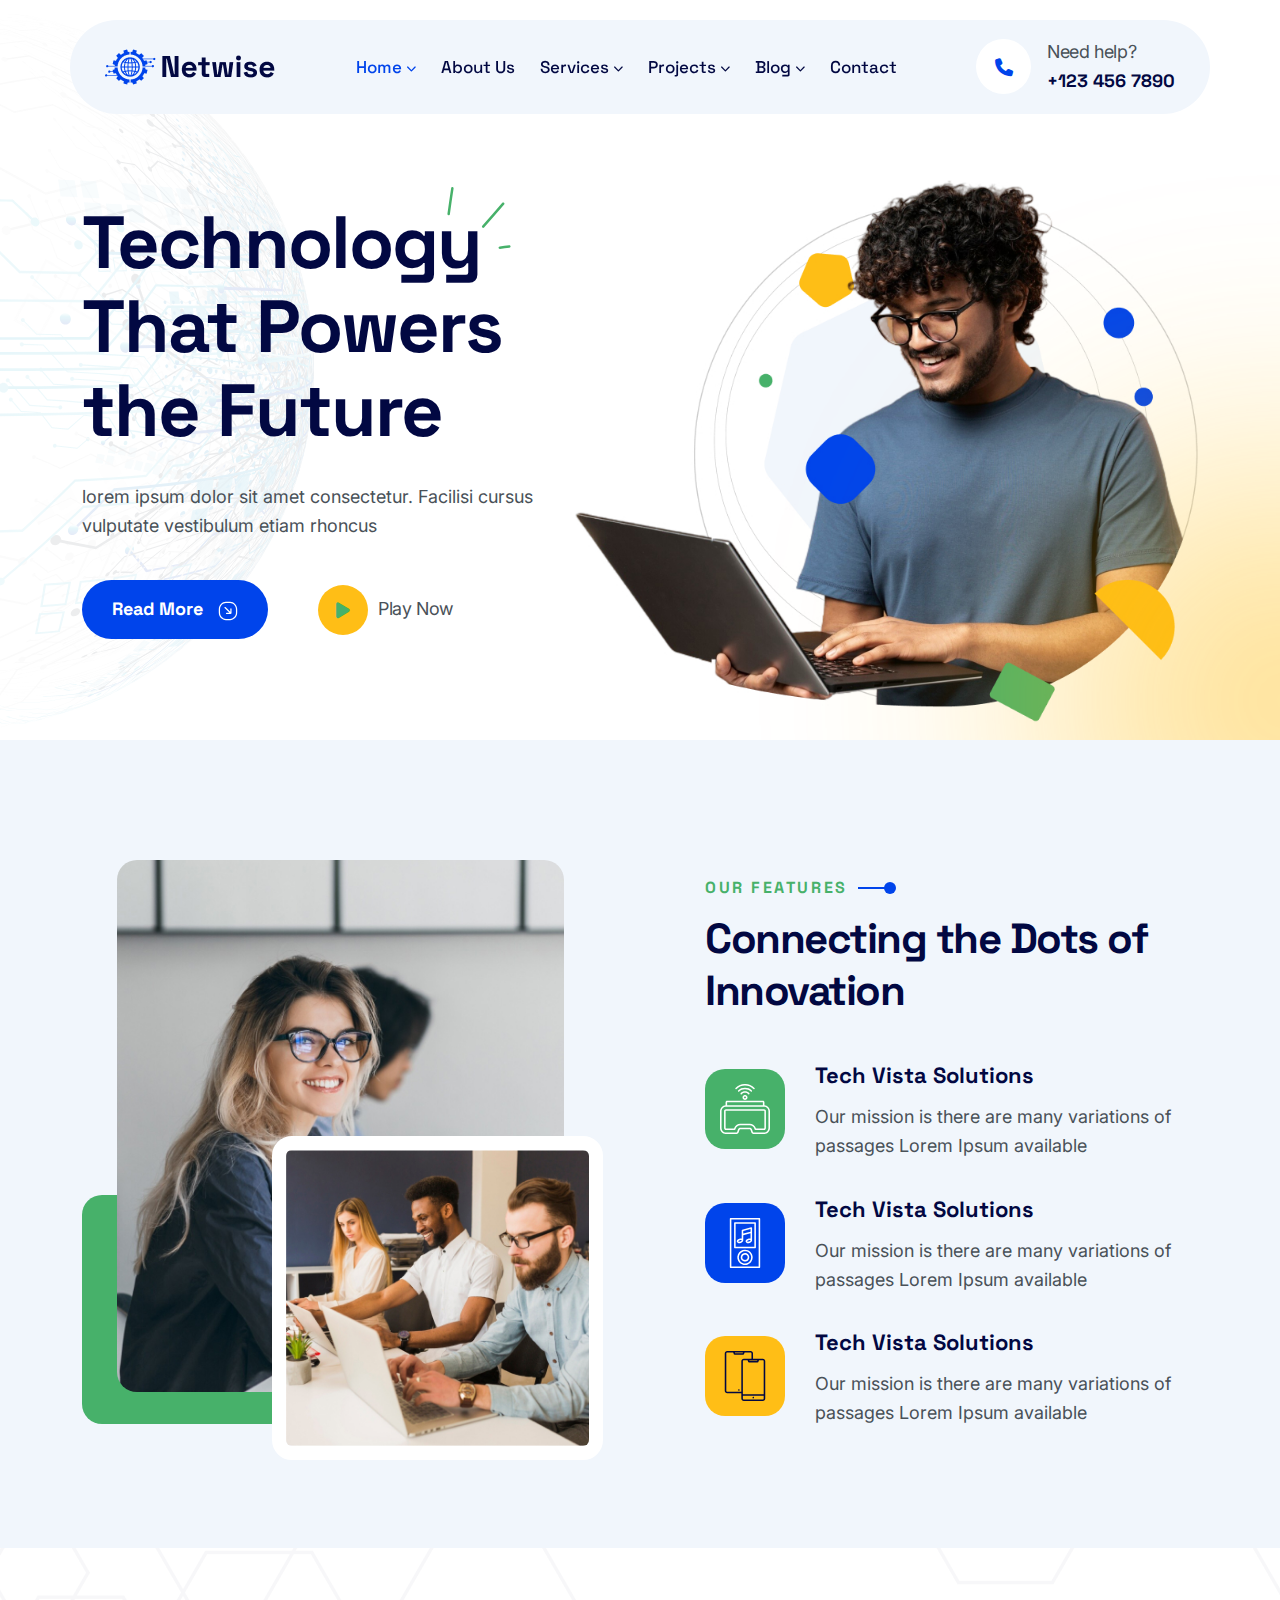
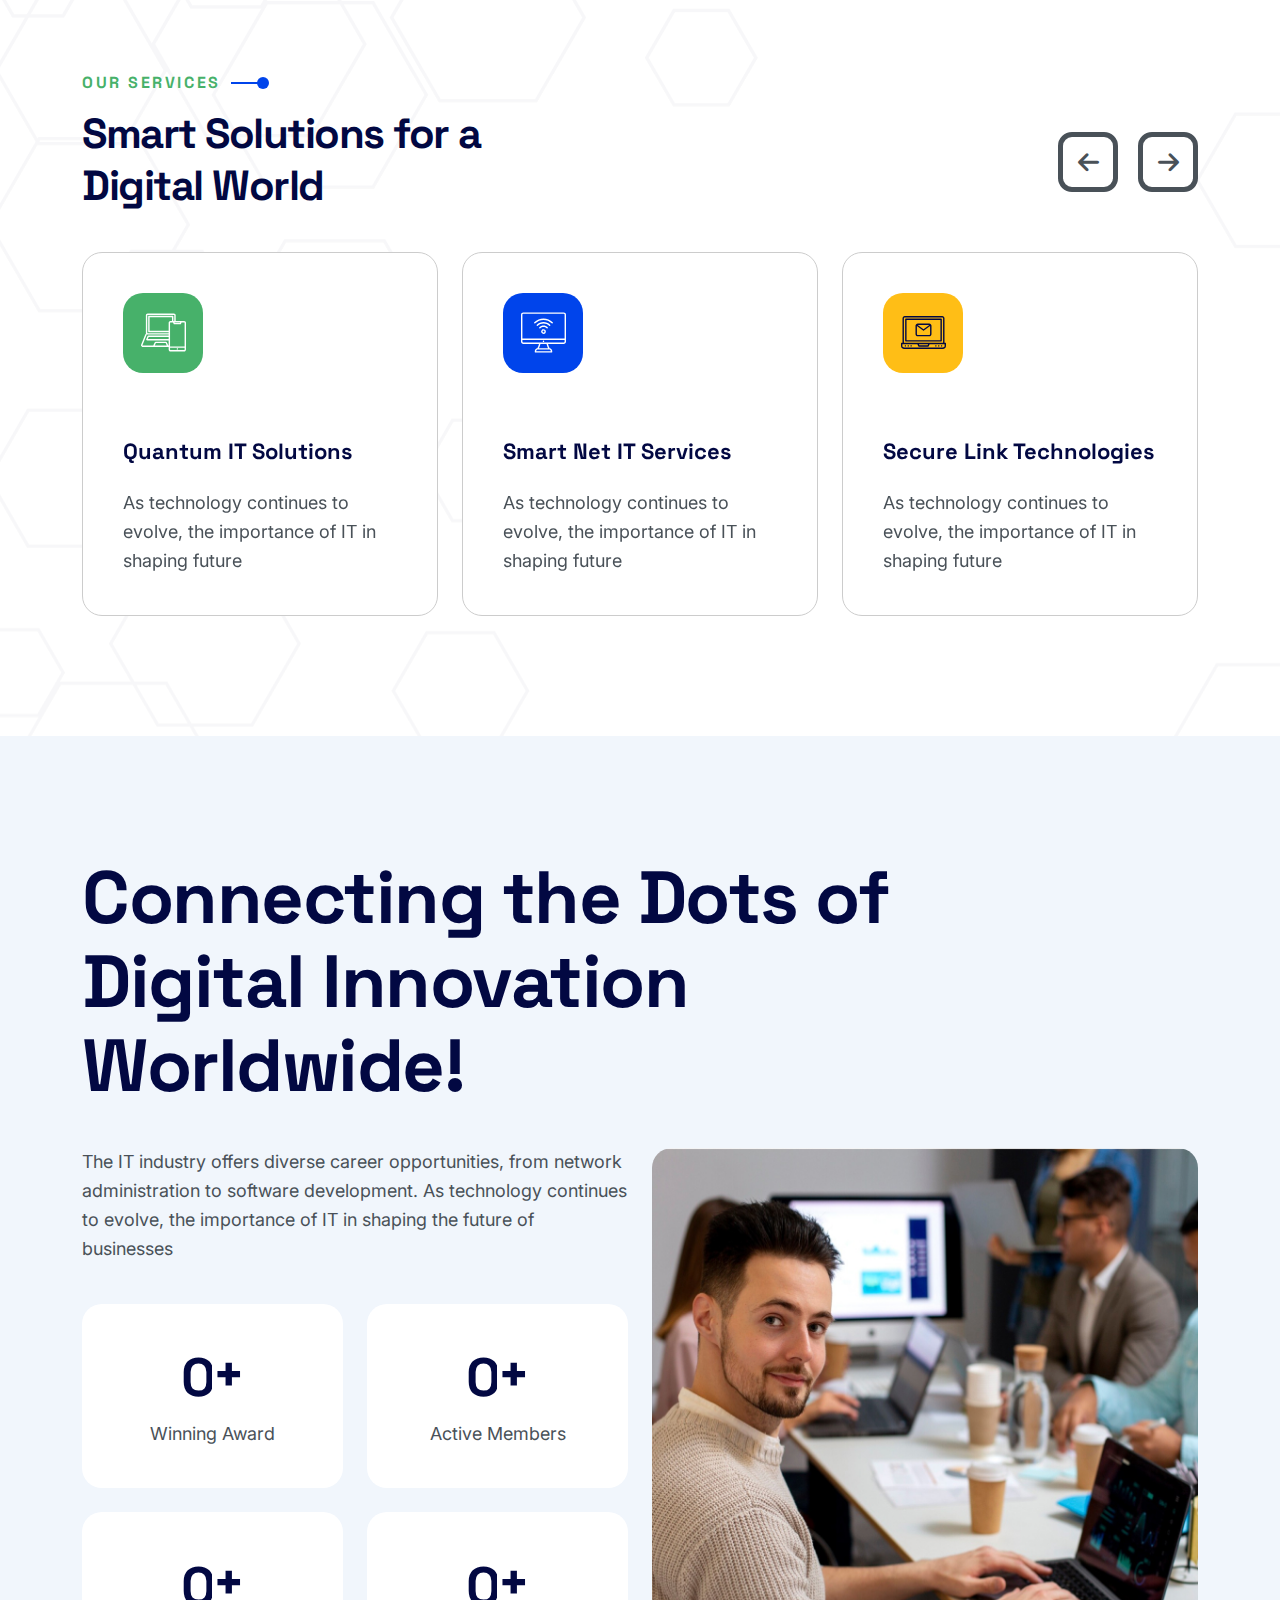
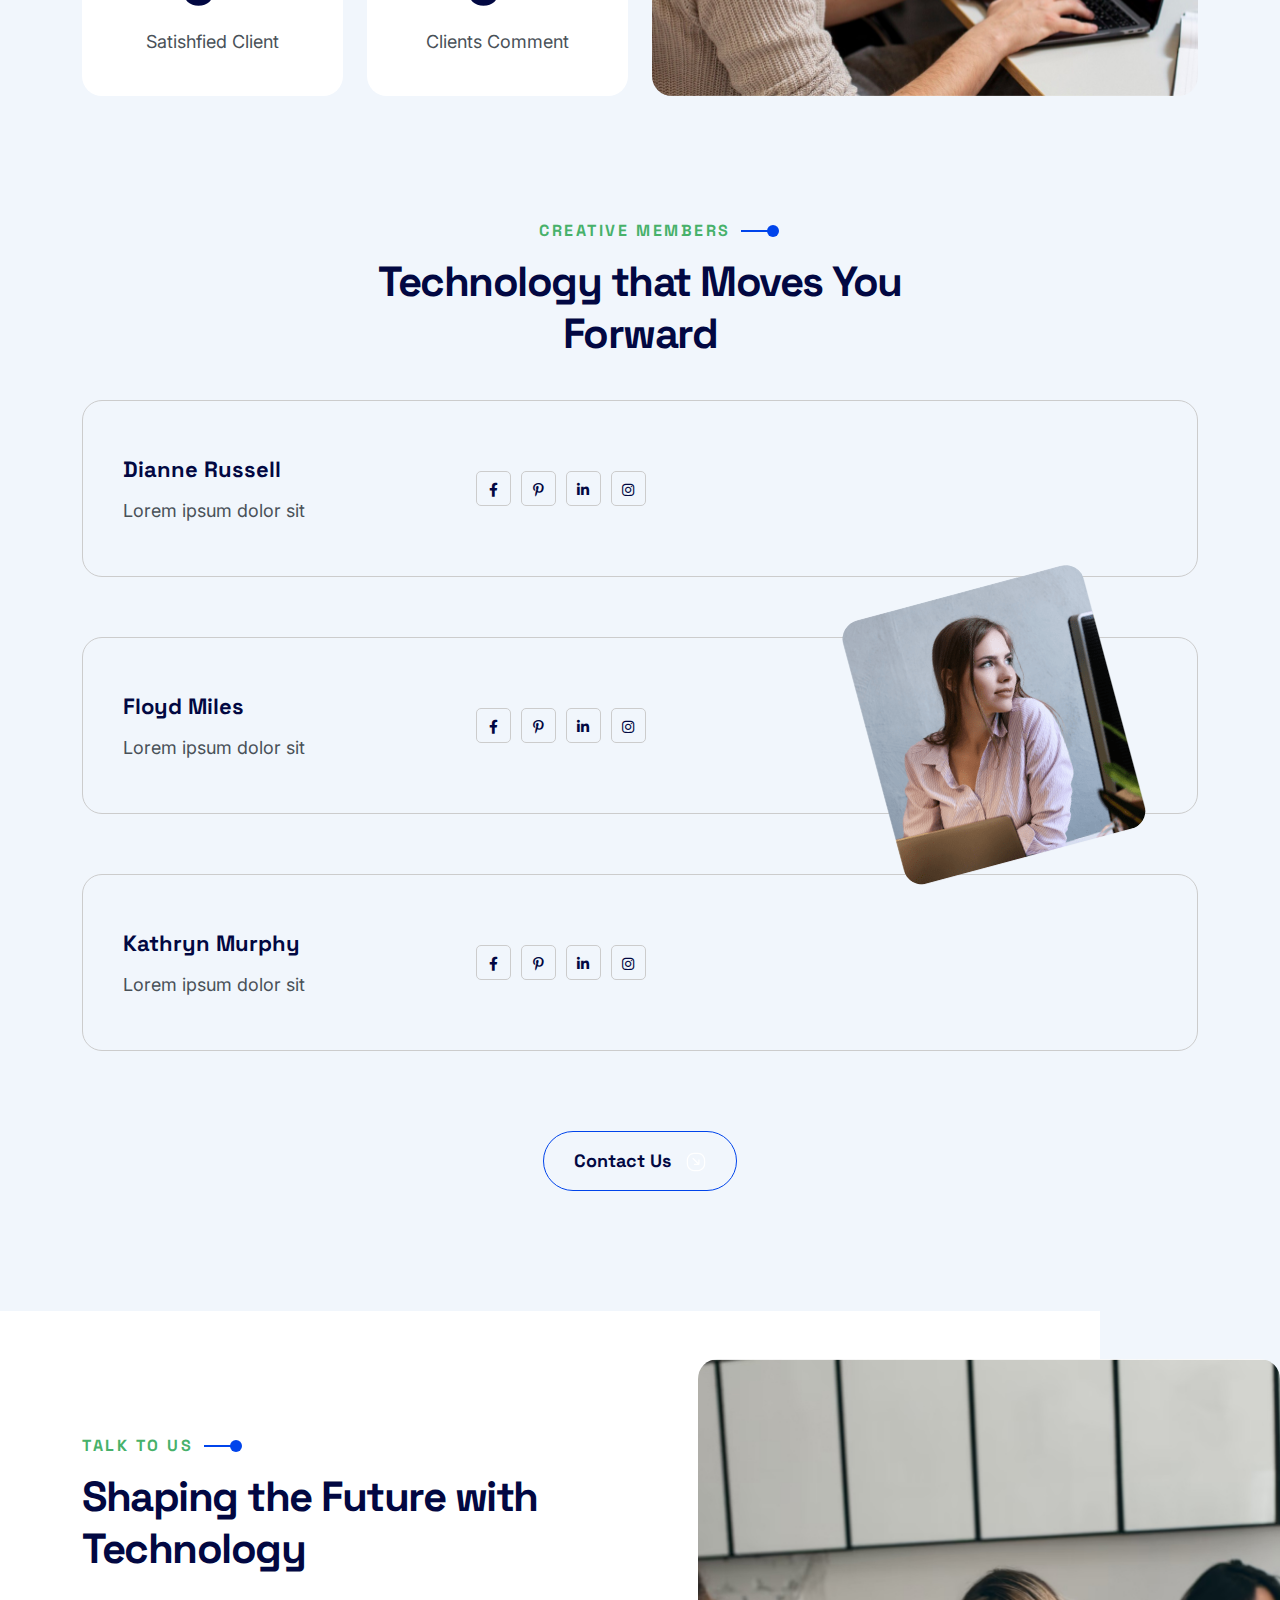
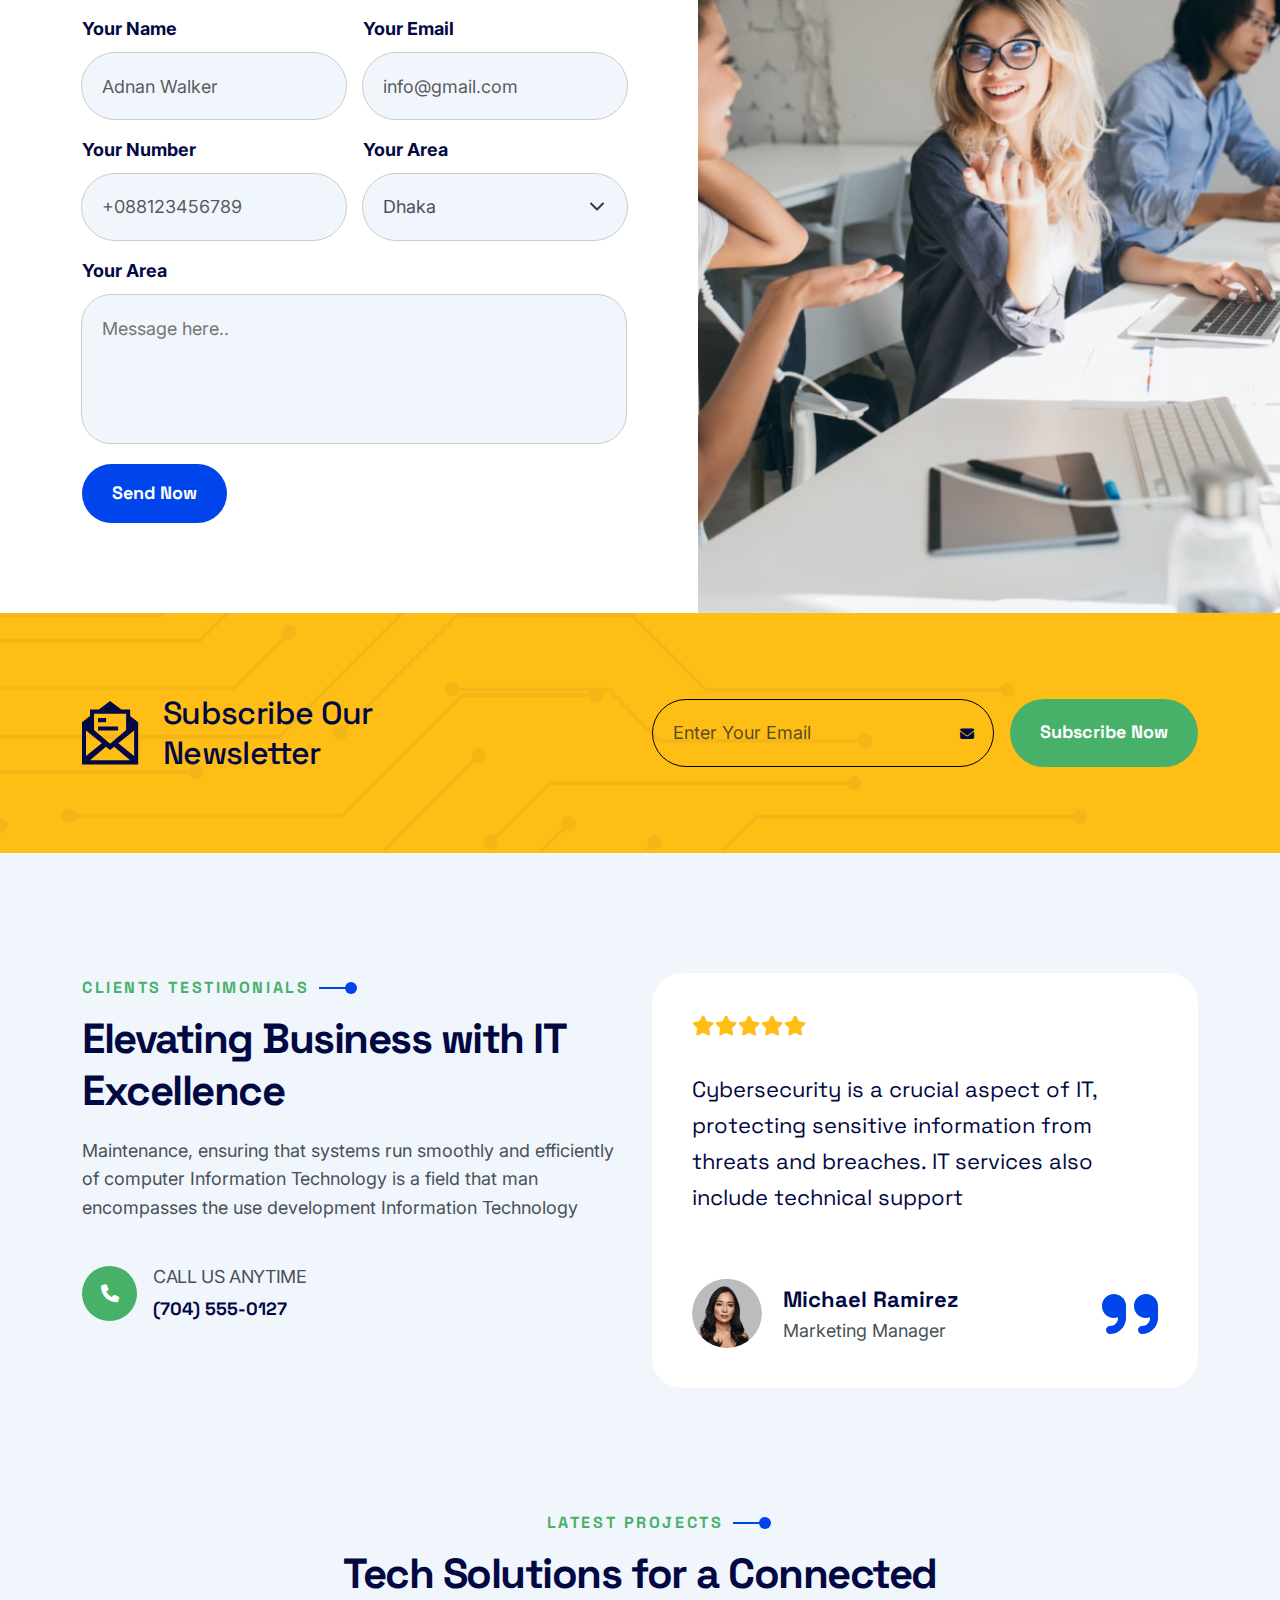
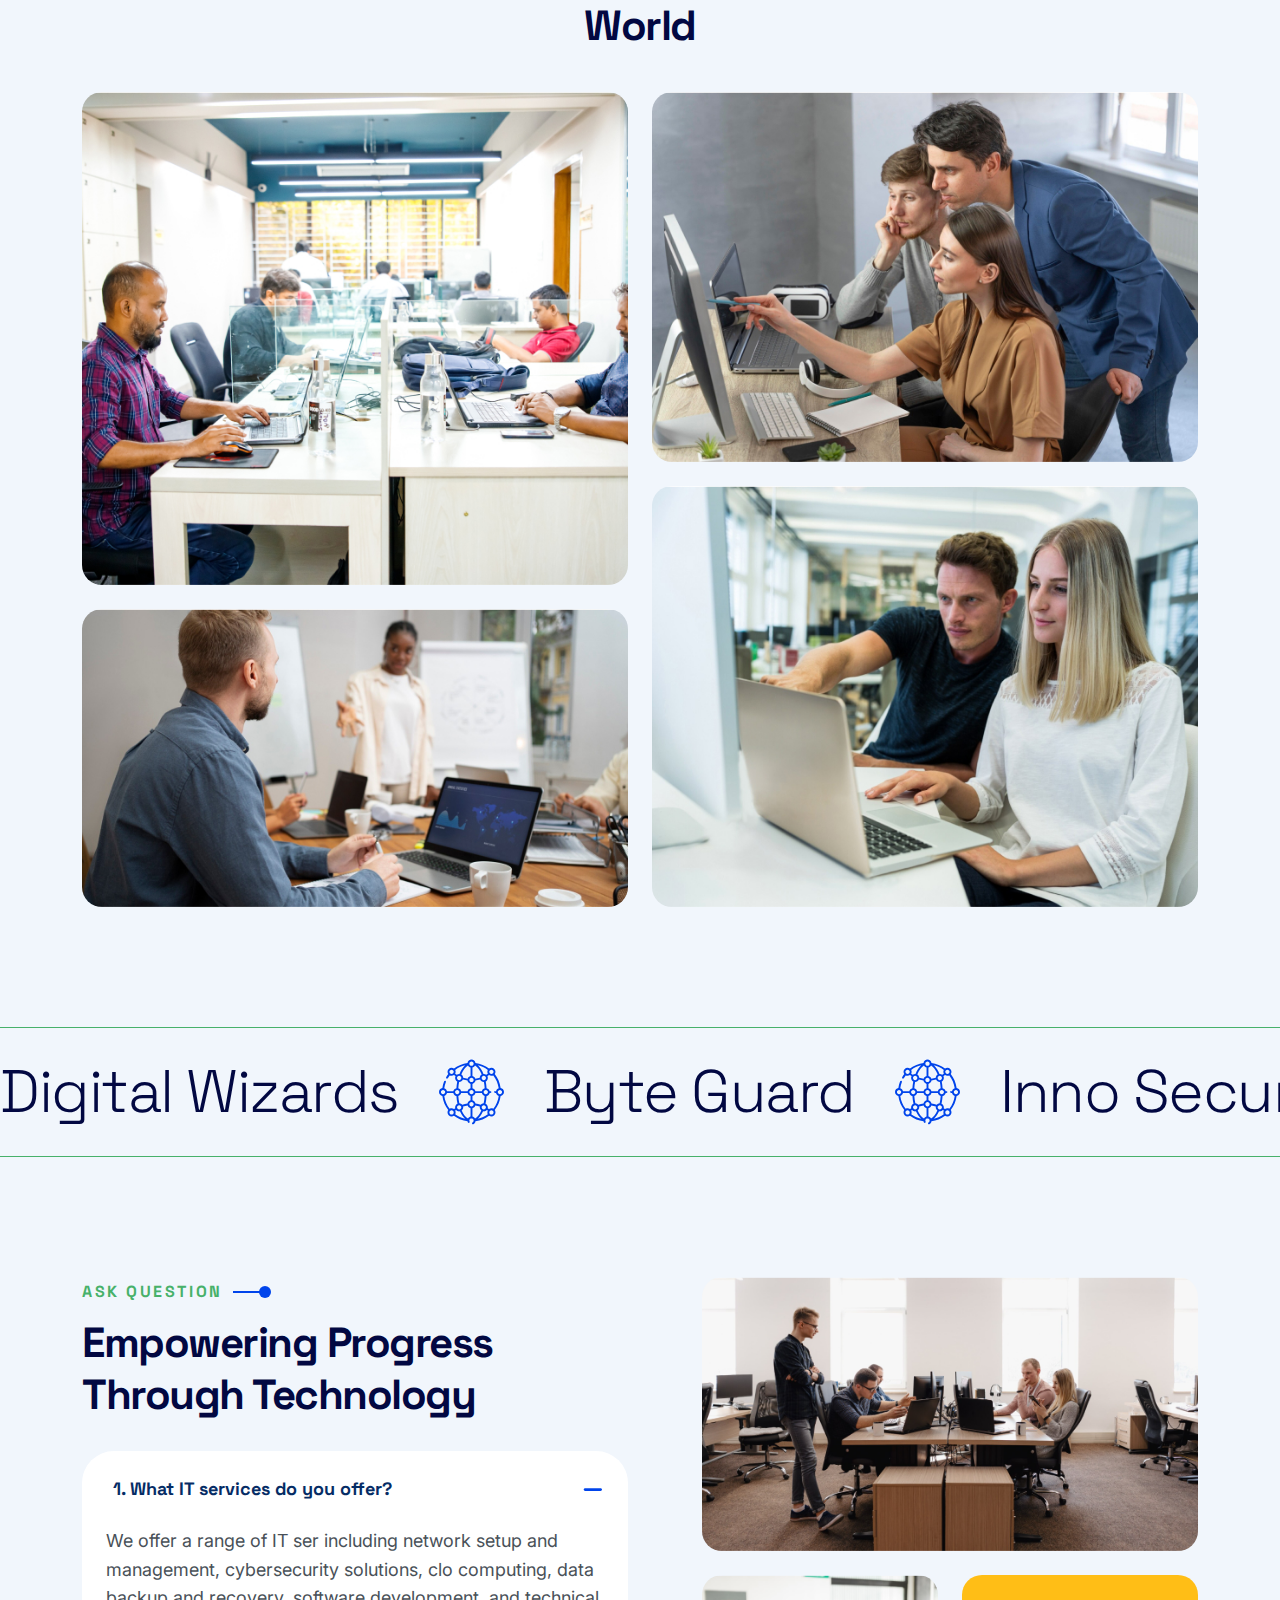
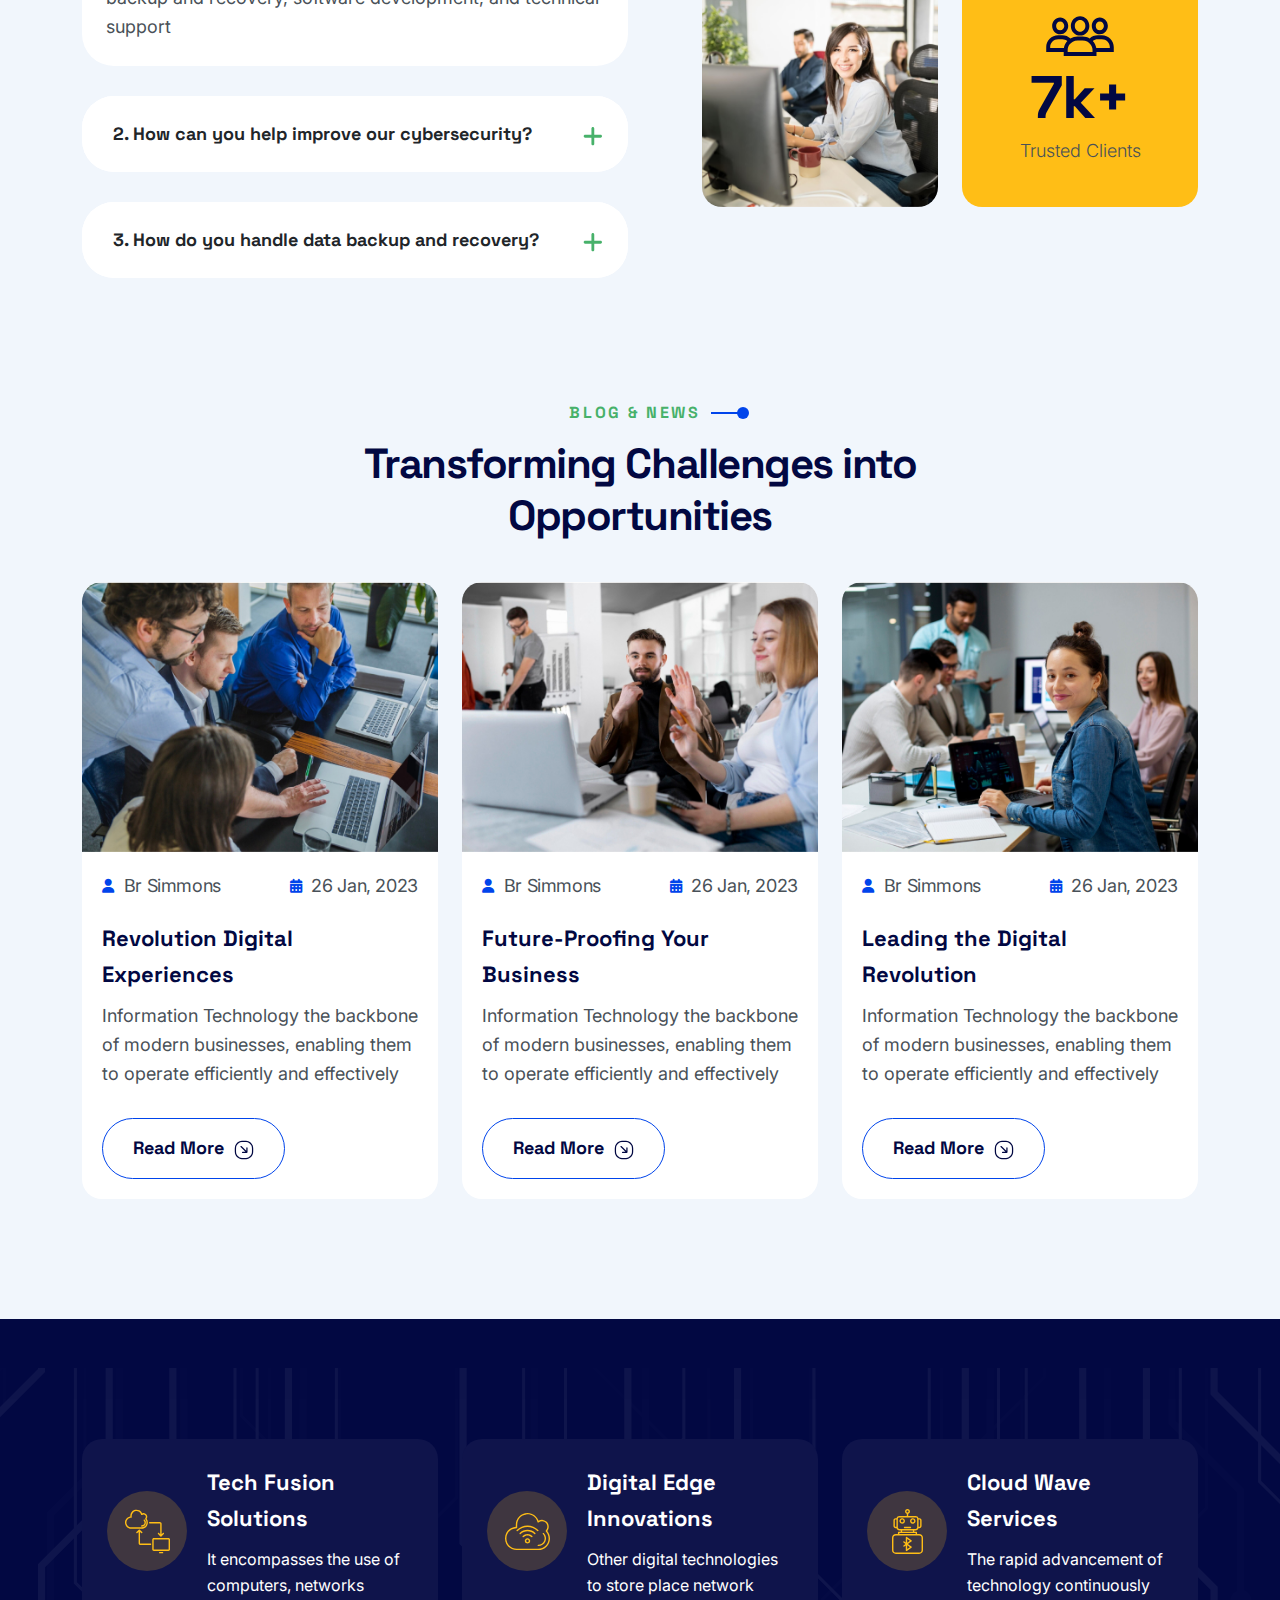
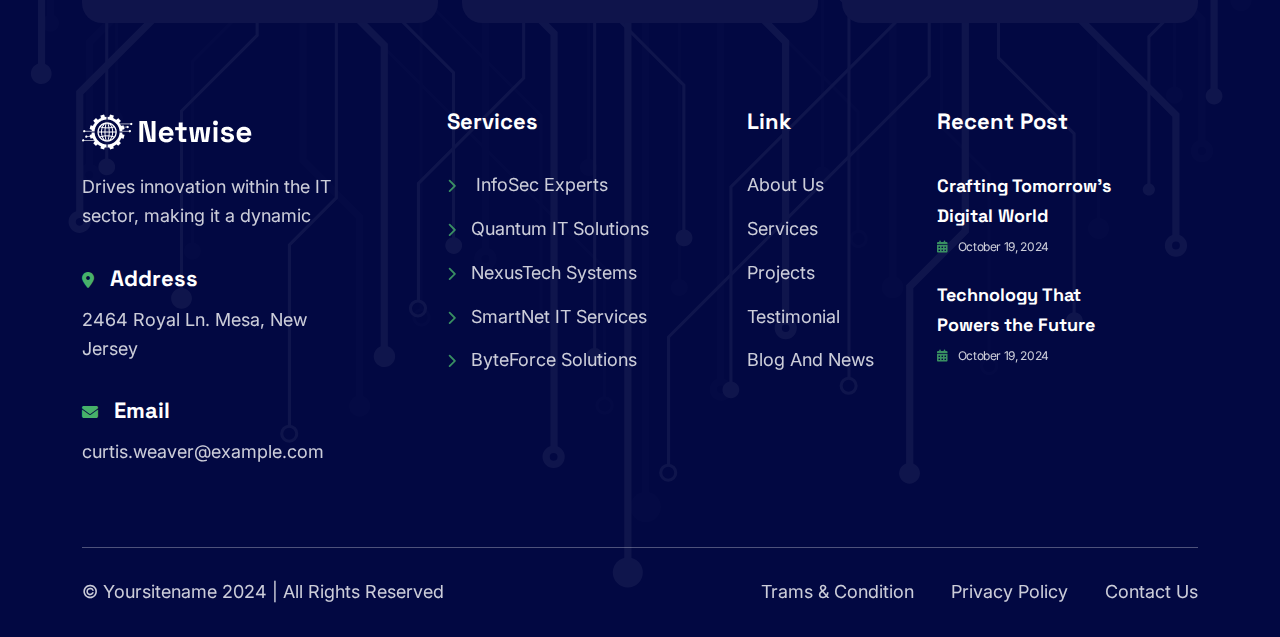
<file: index.html>
<!DOCTYPE html>
<html lang="en">
  <head>
    <meta http-equiv="X-UA-Compatible" content="chrome=1" />
    <title>
      Netwise – IT Solutions &amp; Technology HTML Template Preview -
      ThemeForest
    </title>
    <meta
      name="description"
      content="&amp;lt;h2&amp;gt;&amp;lt;strong&amp;gt;Netwise – IT Solutions &amp;amp; Technology HTML Template&amp;lt;/strong&amp;gt;&amp;lt;/..."
    />
    <meta name="robots" content="noindex, nofollow" />
    <meta
      name="viewport"
      content="width=device-width, minimum-scale=1, maximum-scale=1"
    />
    <meta name="turbo-visit-control" content="reload" />

    <!-- favicon link here  -->
    <link
      rel="shortcut icon"
      href="assets/img/icon/favicon.png"
      type="image/x-icon"
    />
    <!-- css file here  -->
    <link rel="stylesheet" href="assets/css/bootstrap.min.css" />
    <link rel="stylesheet" href="assets/css/magnific-popup.css" />
    <link rel="stylesheet" href="assets/css/slick.css" />
    <link rel="stylesheet" href="assets/css/animate.min.css" />
    <link rel="stylesheet" href="assets/css/odometer-theme-minimal.css" />
    <link rel="stylesheet" href="assets/fontawsome/css/fontawesome.css" />
    <link rel="stylesheet" href="assets/css/style.css" />
  </head>
  <body class="background">
    <!-- header section start  -->
    <header class="pn-header-section w-100" id="sticky-header">
      <nav class="navbar navbar-expand-lg p-0 d-none d-xl-flex">
        <div class="container pn-desktop-container background">
          <a class="navbar-brand m-0" href="index.html">
            <img src="assets/img/logo/logo.png" alt="logo" />
          </a>
          <div class="collapse navbar-collapse" id="navbarSupportedContent">
            <ul class="navbar-nav mx-auto mb-2 mb-lg-0">
              <li class="nav-item">
                <a class="nav-link active" href="#"
                  >Home <i class="fas fa-chevron-down"></i>
                </a>
                <ul class="list-unstyled sub-menu">
                  <li><a href="index.html">Home One</a></li>
                  <li><a href="index-2.html">Home Two</a></li>
                </ul>
              </li>
              <li class="nav-item">
                <a class="nav-link" href="about.html">About Us</a>
              </li>
              <li class="nav-item">
                <a class="nav-link" href="#"
                  >Services <i class="fas fa-chevron-down"></i
                ></a>
                <ul class="list-unstyled sub-menu">
                  <li><a href="services.html">Service Single</a></li>
                  <li><a href="service-details.html">Service Details</a></li>
                </ul>
              </li>
              <li class="nav-item">
                <a class="nav-link" href="#"
                  >Projects <i class="fas fa-chevron-down"></i
                ></a>
                <ul class="list-unstyled sub-menu">
                  <li><a href="project.html">Project Single</a></li>
                  <li><a href="project-details.html">Project Details</a></li>
                </ul>
              </li>
              <li class="nav-item">
                <a class="nav-link" href="#"
                  >Blog <i class="fas fa-chevron-down"></i
                ></a>
                <ul class="list-unstyled sub-menu">
                  <li><a href="blog.html">Blog Single</a></li>
                  <li><a href="blog-details.html">Blog Details</a></li>
                </ul>
              </li>
              <li class="nav-item">
                <a class="nav-link" href="contact.html">Contact</a>
              </li>
            </ul>
            <a
              href="tel:+1234567890"
              class="call-to-action d-flex align-items-center"
            >
              <div
                class="icon d-flex align-items-center justify-content-center rounded-pill"
              >
                <i class="fa-solid fa-phone"></i>
              </div>
              <div class="info">
                <p class="d-inline-block help">Need help?</p>
                <h5 class="number">+123 456 7890</h5>
              </div>
            </a>
          </div>
        </div>
      </nav>
      <!-- mobile navbar part start -->
      <div class="mobile-menu-area d-block d-xl-none">
        <div class="container">
          <!-- mobile topbar -->
          <div class="mobile-topbar">
            <div class="d-flex justify-content-between align-items-center">
              <div class="logo">
                <a href="index.html">
                  <img src="assets/img/logo/logo.png" alt="logo"
                /></a>
              </div>
              <div class="bars">
                <i class="fas fa-bars"></i>
              </div>
            </div>
          </div>
        </div>
        <!-- mobile menu -->
        <div class="mobile-menu-overlay"></div>
        <div class="mobile-menu-main">
          <div class="logo">
            <a href="index.html">
              <img src="assets/img/logo/logo.png" alt="logo"
            /></a>
          </div>
          <div class="close-mobile-menu"><i class="fas fa-times"></i></div>
          <div class="menu-body">
            <div class="menu-list">
              <ul class="list-unstyled">
                <li class="sub-mobile-menu">
                  <a href="#"
                    >Home <i class="fas fa-chevron-down float-end"></i
                  ></a>
                  <ul class="list-unstyled">
                    <li><a href="index.html">Home One</a></li>
                    <li><a href="index-2.html">Home Two</a></li>
                  </ul>
                </li>
                <li class="sub-mobile-menu">
                  <a href="about.html">About Us</a>
                </li>
                <li class="sub-mobile-menu">
                  <a href="#"
                    >Services <i class="fas fa-chevron-down float-end"></i
                  ></a>
                  <ul class="list-unstyled">
                    <li>
                      <a href="services.html">Service Single</a>
                    </li>
                    <li>
                      <a href="service-details.html">Service Details</a>
                    </li>
                  </ul>
                </li>
                <li class="sub-mobile-menu">
                  <a href="#"
                    >Projects <i class="fas fa-chevron-down float-end"></i
                  ></a>
                  <ul class="list-unstyled">
                    <li>
                      <a href="projects.html">Project Single</a>
                    </li>
                    <li>
                      <a href="project-details.html">Project Details</a>
                    </li>
                  </ul>
                </li>
                <li class="sub-mobile-menu">
                  <a href="#"
                    >Blog <i class="fas fa-chevron-down float-end"></i
                  ></a>
                  <ul class="list-unstyled">
                    <li>
                      <a href="blog.html">Blog Single</a>
                    </li>
                    <li>
                      <a href="blog-details.html">Blog Details</a>
                    </li>
                  </ul>
                </li>
                <li class="sub-mobile-menu">
                  <a href="contact.html">Contact</a>
                </li>
              </ul>
            </div>
          </div>
          <div class="call-us m-4">
            <a
              href="tel:(+1) 652-3698"
              class="call-to-action d-flex align-items-center"
            >
              <div
                class="icon d-flex justify-content-center align-items-center rounded-pill"
              >
                <i class="fa-solid fa-phone"></i>
              </div>
              <div class="info">
                <p class="help">Need help?</p>
                <h5 class="number">(+1) 652-3698</h5>
              </div>
            </a>
          </div>
        </div>
      </div>
      <!-- mobile navbar part end -->
    </header>
    <!-- header section end  -->
    <main>
      <!-- banner section start  -->
      <section
        class="banner-section position-relative z-1 overflow-hidden bg-white"
      >
        <div class="banner-shape">
          <img
            class="position-absolute top-50 start-0 translate-middle-y z-n1"
            src="assets/img/shape/banner-shape-1.svg"
            alt="banner-shape-1"
          />
        </div>
        <div class="container">
          <div class="row">
            <div class="col-lg-5 align-self-center">
              <div class="banner-content position-relative">
                <img
                  class="position-absolute banner-title-shape"
                  src="assets/img/shape/banner-title-shape.svg"
                  alt="banner-title-shape"
                />
                <h1 class="banner-title fw-bold">
                  Technology <br />
                  That Powers <br />
                  the Future
                </h1>
                <p class="sort-info">
                  lorem ipsum dolor sit amet consectetur. Facilisi cursus
                  vulputate vestibulum etiam rhoncus
                </p>
                <div class="banner-btn d-flex align-items-center">
                  <a href="#" class="theme-btn"
                    >Read More
                    <span class="btn-arrow">
                      <svg
                        width="20"
                        height="20"
                        viewBox="0 0 20 20"
                        fill="none"
                        xmlns="http://www.w3.org/2000/svg"
                      >
                        <g clip-path="url(#clip0_0_38173)">
                          <path
                            d="M13.4317 12.5381C13.4967 12.4215 13.535 12.2898 13.5367 12.1506L13.5733 7.95396C13.5758 7.60896 13.2992 7.32646 12.9483 7.32312C12.6058 7.32312 12.3258 7.59896 12.3233 7.94229L12.2975 10.8665L7.48917 6.05813C7.245 5.81396 6.84917 5.81396 6.605 6.05813C6.36083 6.30229 6.36083 6.69812 6.605 6.94229L11.4158 11.7531L8.59083 11.7831C8.245 11.7873 7.96833 12.0698 7.9725 12.4148C7.97583 12.7581 8.255 13.0331 8.60417 13.0331C8.60417 13.0331 12.6783 12.989 12.685 12.989C12.9967 12.9856 13.2842 12.8023 13.4325 12.539L13.4317 12.5381Z"
                            class="btn-arrow-fill"
                          />
                          <path
                            d="M9.99984 19.2219C9.29484 19.2219 8.59818 19.2094 7.91151 19.1853C4.06734 19.0503 0.949844 15.9328 0.81401 12.0869C0.789844 11.3994 0.777344 10.7036 0.777344 9.99859C0.777344 9.29359 0.789844 8.59776 0.81401 7.91026C0.949844 4.06609 4.06734 0.948594 7.91151 0.813594C9.28651 0.76526 10.7148 0.76526 12.0882 0.813594C15.9323 0.948594 19.0498 4.06609 19.1857 7.91193C19.2098 8.59859 19.2223 9.29526 19.2223 10.0003C19.2223 10.7053 19.2098 11.4011 19.1857 12.0886C19.0498 15.9336 15.9323 19.0511 12.0882 19.1869C11.4015 19.2111 10.7048 19.2236 9.99984 19.2236V19.2219ZM9.99984 2.02609C9.31068 2.02609 8.62818 2.03859 7.95568 2.06276C4.76401 2.17443 2.17568 4.76276 2.06318 7.95443C2.03984 8.62776 2.02734 9.30859 2.02734 9.99859C2.02734 10.6886 2.03984 11.3703 2.06318 12.0428C2.17568 15.2344 4.76401 17.8236 7.95568 17.9344C9.30151 17.9836 10.699 17.9836 12.044 17.9344C15.2365 17.8228 17.8248 15.2344 17.9365 12.0428C17.9598 11.3694 17.9723 10.6886 17.9723 9.99859C17.9723 9.30859 17.9598 8.62693 17.9365 7.95443C17.824 4.76276 15.2357 2.17359 12.044 2.06276C11.3707 2.03859 10.689 2.02609 9.99984 2.02609Z"
                            class="btn-arrow-fill"
                          />
                        </g>
                      </svg>
                    </span>
                  </a>
                  <a
                    href="https://www.youtube.com/watch?v=PkkV1vLHUvQ"
                    class="play-video d-flex align-items-center"
                  >
                    <span
                      class="icon d-flex align-items-center justify-content-center rounded-pill"
                    >
                      <i class="fas fa-play"></i>
                    </span>
                    <p class="play-text">Play Now</p>
                  </a>
                </div>
              </div>
            </div>
            <div class="col-lg-7">
              <div class="banner-image">
                <img
                  src="assets/img/banner/banner-image.jpg"
                  alt="banner-image"
                  class="img-fluid w-100"
                />
              </div>
            </div>
          </div>
        </div>
        <span class="custom-shadow position-absolute rounded-pill"></span>
      </section>
      <!-- banner section end  -->
      <!-- features section end  -->
      <section class="features-section pt-120 pb-120">
        <div class="container">
          <div class="row g-4">
            <div class="col-lg-6">
              <div class="features-image position-relative">
                <div class="image-main position-relative z-1">
                  <img
                    src="assets/img/feature/feature-img-1.jpg"
                    alt="feature-img-1"
                    class="img-fluid w-100 br-20"
                  />
                </div>
                <div
                  class="small-image br-20 overflow-hidden position-absolute z-1"
                >
                  <img
                    src="assets/img/feature/feature-img-2.jpg"
                    alt="feature-img-2"
                    class="img-fluid w-100"
                  />
                </div>
              </div>
            </div>
            <div class="col-lg-6">
              <div class="features-content">
                <div class="section-title pb-60">
                  <h4
                    class="sub-title mb-10 fw-bold text-uppercase position-relative d-inline-block"
                  >
                    Our features
                  </h4>
                  <h2 class="title fw-bold">
                    Connecting the Dots of Innovation
                  </h2>
                </div>
                <div class="features-list">
                  <ul class="list-unstyled">
                    <li class="d-flex align-items-center">
                      <div
                        class="icon-box br-20 d-flex align-items-center justify-content-center flex-shrink-0"
                      >
                        <img
                          src="assets/img/icon/feature-icon-1.svg"
                          alt="feature-icon-1"
                        />
                      </div>
                      <div class="feature-info">
                        <h4 class="feature-title mb-10 fw-bold">
                          Tech Vista Solutions
                        </h4>
                        <p>
                          Our mission is there are many variations of passages
                          Lorem Ipsum available
                        </p>
                      </div>
                    </li>
                    <li class="d-flex align-items-center">
                      <div
                        class="icon-box br-20 primary d-flex align-items-center justify-content-center flex-shrink-0"
                      >
                        <img
                          src="assets/img/icon/feature-icon-2.svg"
                          alt="feature-icon-2"
                        />
                      </div>
                      <div class="feature-info">
                        <h4 class="feature-title mb-10 fw-bold">
                          Tech Vista Solutions
                        </h4>
                        <p>
                          Our mission is there are many variations of passages
                          Lorem Ipsum available
                        </p>
                      </div>
                    </li>
                    <li class="d-flex align-items-center">
                      <div
                        class="icon-box br-20 tertiary d-flex align-items-center justify-content-center flex-shrink-0"
                      >
                        <img
                          src="assets/img/icon/feature-icon-3.svg"
                          alt="feature-icon-3"
                        />
                      </div>
                      <div class="feature-info">
                        <h4 class="feature-title mb-10 fw-bold">
                          Tech Vista Solutions
                        </h4>
                        <p>
                          Our mission is there are many variations of passages
                          Lorem Ipsum available
                        </p>
                      </div>
                    </li>
                  </ul>
                </div>
              </div>
            </div>
          </div>
        </div>
      </section>
      <!-- features section end  -->
      <!-- services section start  -->
      <section
        class="services-section py-120 bg-white"
        data-background="assets/img/bg/services-bg.png"
      >
        <div class="container">
          <div class="row">
            <div class="col-lg-6 col-sm-10">
              <div class="section-title pb-60">
                <h4
                  class="sub-title mb-10 fw-bold text-uppercase position-relative d-inline-block"
                >
                  Our Services
                </h4>
                <h2 class="title fw-bold">
                  Smart Solutions for a Digital World
                </h2>
              </div>
            </div>
            <div class="col-lg-6"></div>
          </div>
          <div class="row services-slider">
            <div class="col-lg-4">
              <div class="service-item br-20 bg-white">
                <div
                  class="icon-box br-20 d-flex align-items-center justify-content-center flex-shrink-0"
                >
                  <img
                    src="assets/img/icon/service-icon-1.svg"
                    alt="service-icon-1"
                  />
                </div>
                <div class="service-text pt-60">
                  <h4 class="service-title">Quantum IT Solutions</h4>
                  <p>
                    As technology continues to evolve, the importance of IT in
                    shaping future
                  </p>
                </div>
              </div>
            </div>
            <div class="col-lg-4">
              <div class="service-item br-20 bg-white">
                <div
                  class="icon-box primary br-20 d-flex align-items-center justify-content-center flex-shrink-0"
                >
                  <img
                    src="assets/img/icon/service-icon-2.svg"
                    alt="service-icon-2"
                  />
                </div>
                <div class="service-text pt-60">
                  <h4 class="service-title">Smart Net IT Services</h4>
                  <p>
                    As technology continues to evolve, the importance of IT in
                    shaping future
                  </p>
                </div>
              </div>
            </div>
            <div class="col-lg-4">
              <div class="service-item br-20 bg-white">
                <div
                  class="icon-box tertiary br-20 d-flex align-items-center justify-content-center flex-shrink-0"
                >
                  <img
                    src="assets/img/icon/service-icon-3.svg"
                    alt="service-icon-3"
                  />
                </div>
                <div class="service-text pt-60">
                  <h4 class="service-title">Secure Link Technologies</h4>
                  <p>
                    As technology continues to evolve, the importance of IT in
                    shaping future
                  </p>
                </div>
              </div>
            </div>
            <div class="col-lg-4">
              <div class="service-item br-20 bg-white">
                <div
                  class="icon-box br-20 d-flex align-items-center justify-content-center flex-shrink-0"
                >
                  <img
                    src="assets/img/icon/service-icon-1.svg"
                    alt="service-icon-1"
                  />
                </div>
                <div class="service-text pt-60">
                  <h4 class="service-title">Quantum IT Solutions</h4>
                  <p>
                    As technology continues to evolve, the importance of IT in
                    shaping future
                  </p>
                </div>
              </div>
            </div>
          </div>
        </div>
      </section>
      <!-- services section end  -->
      <!-- counter section start  -->
      <section class="counter-section pt-120">
        <div class="container">
          <div class="row">
            <div class="col-lg-10">
              <div class="section-title pb-60">
                <h2 class="title fw-bold">
                  Connecting the Dots of Digital Innovation Worldwide!
                </h2>
              </div>
            </div>
          </div>
          <div class="row g-4">
            <div class="col-lg-6">
              <p>
                The IT industry offers diverse career opportunities, from
                network administration to software development. As technology
                continues to evolve, the importance of IT in shaping the future
                of businesses
              </p>
              <div class="counter-wrapper pt-40">
                <div class="row g-4">
                  <div class="col-sm-6">
                    <div class="counter-item text-center br-20">
                      <h2 class="number fw-bold">
                        <span class="odometer" data-count="30"></span>+
                      </h2>
                      <span class="title">Winning Award</span>
                    </div>
                  </div>
                  <div class="col-sm-6">
                    <div class="counter-item text-center br-20">
                      <h2 class="number fw-bold">
                        <span class="odometer" data-count="180"></span>+
                      </h2>
                      <span class="title">Active Members</span>
                    </div>
                  </div>
                  <div class="col-sm-6">
                    <div class="counter-item text-center br-20">
                      <h2 class="number fw-bold">
                        <span class="odometer" data-count="500"></span>+
                      </h2>
                      <span class="title">Satishfied Client</span>
                    </div>
                  </div>
                  <div class="col-sm-6">
                    <div class="counter-item text-center br-20">
                      <h2 class="number fw-bold">
                        <span class="odometer" data-count="250"></span>+
                      </h2>
                      <span class="title">Clients Comment</span>
                    </div>
                  </div>
                </div>
              </div>
            </div>
            <div class="col-lg-6">
              <div class="counter-image br-20 overflow-hidden ms-lg-auto">
                <img
                  src="assets/img/banner/counter-image.jpg"
                  alt="counter-image"
                  class="img-fluid w-100 h-100"
                />
              </div>
            </div>
          </div>
        </div>
      </section>
      <!-- counter section end  -->
      <!-- team section start  -->
      <section class="team-section pt-120 pb-120">
        <div class="container">
          <div class="row">
            <div class="col-lg-7 mx-auto">
              <div class="section-title pb-60 text-center">
                <h4
                  class="sub-title mb-10 fw-bold text-uppercase position-relative d-inline-block"
                >
                  Creative Members
                </h4>
                <h2 class="title fw-bold">Technology that Moves You Forward</h2>
              </div>
            </div>
          </div>
          <div class="team-item br-20 position-relative">
            <div class="row d-flex">
              <div class="col-lg-4 col-md-6 align-self-center">
                <div class="team-info">
                  <h4 class="team-title heading-four">Dianne Russell</h4>
                  <p>Lorem ipsum dolor sit</p>
                </div>
              </div>
              <div class="col-lg-4 col-md-5 align-self-center">
                <div class="social-icon-box">
                  <ul
                    class="list-unstyled d-flex align-items-center justify-content-center justify-content-md-start g-2 flex-wrap"
                  >
                    <li>
                      <a href="#"><i class="fab fa-facebook-f"></i></a>
                    </li>
                    <li>
                      <a href="#"><i class="fa-brands fa-pinterest-p"></i></a>
                    </li>
                    <li>
                      <a href="#"><i class="fa-brands fa-linkedin-in"></i></a>
                    </li>
                    <li>
                      <a href="#"><i class="fab fa-instagram"></i></a>
                    </li>
                  </ul>
                </div>
              </div>
              <div class="col-lg-4 col-md-1 align-self-center">
                <div
                  class="hover-image position-absolute br-20 overflow-hidden"
                >
                  <div class="team-image">
                    <img
                      src="assets/img/team/team-img-1.png"
                      alt="team-img-1"
                      class="img-fluid w-100"
                    />
                  </div>
                </div>
              </div>
            </div>
          </div>
          <div class="team-item active-team br-20 position-relative">
            <div class="row">
              <div class="col-lg-4 col-md-6 align-self-center">
                <div class="team-info">
                  <h4 class="team-title heading-four">Floyd Miles</h4>
                  <p>Lorem ipsum dolor sit</p>
                </div>
              </div>
              <div class="col-lg-4 col-md-5 align-self-center">
                <div class="social-icon-box">
                  <ul
                    class="list-unstyled d-flex align-items-center justify-content-center justify-content-md-start g-2 flex-wrap"
                  >
                    <li>
                      <a href="#"><i class="fab fa-facebook-f"></i></a>
                    </li>
                    <li>
                      <a href="#"><i class="fa-brands fa-pinterest-p"></i></a>
                    </li>
                    <li>
                      <a href="#"><i class="fa-brands fa-linkedin-in"></i></a>
                    </li>
                    <li>
                      <a href="#"><i class="fab fa-instagram"></i></a>
                    </li>
                  </ul>
                </div>
              </div>
              <div class="col-lg-4 col-md-1 align-self-center">
                <div
                  class="hover-image position-absolute br-20 overflow-hidden"
                >
                  <div class="team-image">
                    <img
                      src="assets/img/team/team-img-2.png"
                      alt="team-img-2"
                      class="img-fluid w-100"
                    />
                  </div>
                </div>
              </div>
            </div>
          </div>
          <div class="team-item br-20 position-relative">
            <div class="row">
              <div class="col-lg-4 col-md-6 align-self-center">
                <div class="team-info">
                  <h4 class="team-title heading-four">Kathryn Murphy</h4>
                  <p>Lorem ipsum dolor sit</p>
                </div>
              </div>
              <div class="col-lg-4 col-md-5 align-self-center">
                <div class="social-icon-box">
                  <ul
                    class="list-unstyled d-flex align-items-center justify-content-center justify-content-md-start g-2 flex-wrap"
                  >
                    <li>
                      <a href="#"><i class="fab fa-facebook-f"></i></a>
                    </li>
                    <li>
                      <a href="#"><i class="fa-brands fa-pinterest-p"></i></a>
                    </li>
                    <li>
                      <a href="#"><i class="fa-brands fa-linkedin-in"></i></a>
                    </li>
                    <li>
                      <a href="#"><i class="fab fa-instagram"></i></a>
                    </li>
                  </ul>
                </div>
              </div>
              <div class="col-lg-4 col-md-1 align-self-center">
                <div
                  class="hover-image position-absolute br-20 overflow-hidden"
                >
                  <div class="team-image">
                    <img
                      src="assets/img/team/team-img-3.png"
                      alt="team-img-3"
                      class="img-fluid w-100"
                    />
                  </div>
                </div>
              </div>
            </div>
          </div>
          <div class="text-center mt-80">
            <a href="#" class="theme-btn theme-btn-border"
              >Contact Us
              <span class="btn-arrow">
                <svg
                  width="20"
                  height="20"
                  viewBox="0 0 20 20"
                  fill="none"
                  xmlns="http://www.w3.org/2000/svg"
                >
                  <g clip-path="url(#clip0_0_38173)">
                    <path
                      d="M13.4317 12.5381C13.4967 12.4215 13.535 12.2898 13.5367 12.1506L13.5733 7.95396C13.5758 7.60896 13.2992 7.32646 12.9483 7.32312C12.6058 7.32312 12.3258 7.59896 12.3233 7.94229L12.2975 10.8665L7.48917 6.05813C7.245 5.81396 6.84917 5.81396 6.605 6.05813C6.36083 6.30229 6.36083 6.69812 6.605 6.94229L11.4158 11.7531L8.59083 11.7831C8.245 11.7873 7.96833 12.0698 7.9725 12.4148C7.97583 12.7581 8.255 13.0331 8.60417 13.0331C8.60417 13.0331 12.6783 12.989 12.685 12.989C12.9967 12.9856 13.2842 12.8023 13.4325 12.539L13.4317 12.5381Z"
                      class="btn-arrow-fill"
                    />
                    <path
                      d="M9.99984 19.2219C9.29484 19.2219 8.59818 19.2094 7.91151 19.1853C4.06734 19.0503 0.949844 15.9328 0.81401 12.0869C0.789844 11.3994 0.777344 10.7036 0.777344 9.99859C0.777344 9.29359 0.789844 8.59776 0.81401 7.91026C0.949844 4.06609 4.06734 0.948594 7.91151 0.813594C9.28651 0.76526 10.7148 0.76526 12.0882 0.813594C15.9323 0.948594 19.0498 4.06609 19.1857 7.91193C19.2098 8.59859 19.2223 9.29526 19.2223 10.0003C19.2223 10.7053 19.2098 11.4011 19.1857 12.0886C19.0498 15.9336 15.9323 19.0511 12.0882 19.1869C11.4015 19.2111 10.7048 19.2236 9.99984 19.2236V19.2219ZM9.99984 2.02609C9.31068 2.02609 8.62818 2.03859 7.95568 2.06276C4.76401 2.17443 2.17568 4.76276 2.06318 7.95443C2.03984 8.62776 2.02734 9.30859 2.02734 9.99859C2.02734 10.6886 2.03984 11.3703 2.06318 12.0428C2.17568 15.2344 4.76401 17.8236 7.95568 17.9344C9.30151 17.9836 10.699 17.9836 12.044 17.9344C15.2365 17.8228 17.8248 15.2344 17.9365 12.0428C17.9598 11.3694 17.9723 10.6886 17.9723 9.99859C17.9723 9.30859 17.9598 8.62693 17.9365 7.95443C17.824 4.76276 15.2357 2.17359 12.044 2.06276C11.3707 2.03859 10.689 2.02609 9.99984 2.02609Z"
                      class="btn-arrow-fill"
                    />
                  </g>
                </svg>
              </span>
            </a>
          </div>
        </div>
      </section>
      <!-- team section end  -->
      <!-- message section start  -->
      <section class="message-section pt-120 pb-90 position-relative">
        <div class="container">
          <div class="row">
            <div class="col-lg-7">
              <div class="section-title pb-60">
                <h4
                  class="sub-title mb-10 fw-bold text-uppercase position-relative d-inline-block"
                >
                  Talk to us
                </h4>
                <h2 class="title fw-bold">
                  Shaping the Future with Technology
                </h2>
              </div>
            </div>
          </div>
          <div class="row">
            <div class="col-lg-6">
              <div class="form">
                <form action="#">
                  <div class="row g-3">
                    <div class="col-lg-6">
                      <div class="input-group">
                        <label class="form-label fw-bold">Your Name</label>
                        <input
                          type="text"
                          class="form-control form-field shadow-none"
                          placeholder="Adnan Walker"
                        />
                      </div>
                    </div>
                    <div class="col-lg-6">
                      <div class="input-group">
                        <label class="form-label fw-bold">Your Email</label>
                        <input
                          type="email"
                          class="form-control form-field shadow-none"
                          placeholder="info@gmail.com"
                        />
                      </div>
                    </div>
                    <div class="col-lg-6">
                      <div class="input-group">
                        <label class="form-label fw-bold">Your Number</label>
                        <input
                          type="tel"
                          class="form-control form-field shadow-none"
                          placeholder="+088123456789"
                        />
                      </div>
                    </div>
                    <div class="col-lg-6">
                      <div class="input-group">
                        <label class="form-label fw-bold">Your Area</label>
                        <select
                          class="form-select form-field shadow-none"
                          aria-label="Default select example"
                        >
                          <option value="">Dhaka</option>
                          <option value="">Barishal</option>
                          <option value="">Rangpur</option>
                          <option value="">Sylhet</option>
                        </select>
                      </div>
                    </div>
                    <div class="col-lg-12 pb-20">
                      <div class="input-group">
                        <label class="form-label fw-bold">Your Area</label>
                        <textarea
                          class="form-field textarea-control"
                          placeholder="Message here.."
                        ></textarea>
                      </div>
                    </div>
                  </div>
                  <button type="submit" class="theme-btn border-0">
                    Send Now
                  </button>
                </form>
              </div>
            </div>
            <div class="col-lg-6">
              <div
                class="message-image overflow-hidden position-absolute bottom-0 end-0 d-none d-lg-block"
              >
                <img
                  src="assets/img/banner/message-image.jpg"
                  alt="message-image"
                  class="img-fluid w-100 object-fit-cover"
                />
              </div>
            </div>
          </div>
        </div>
      </section>
      <!-- message section end  -->
      <!-- cta section start  -->
      <section
        class="cta-section"
        data-background="assets/img/shape/cta-shape.svg"
      >
        <div class="container">
          <div class="row g-4">
            <div class="col-lg-6 align-self-center">
              <div class="cta-text d-flex align-items-center gap-4">
                <div class="icon">
                  <img src="assets/img/icon/mail-icon.svg" alt="mail-icon" />
                </div>
                <h3 class="info">Subscribe Our Newsletter</h3>
              </div>
            </div>
            <div class="col-lg-6 align-self-center">
              <form action="#" class="form">
                <div class="d-flex flex-column flex-sm-row gap-3">
                  <div class="input-group position-relative">
                    <input
                      type="text"
                      class="form-control form-field shadow-none bg-transparent border border-black"
                      placeholder="Enter Your Email"
                    />
                    <span
                      class="position-absolute top-50 translate-middle-y message-icon"
                      ><i class="fas fa-envelope"></i
                    ></span>
                  </div>
                  <button
                    type="submit"
                    class="theme-btn border-0 flex-shrink-0 bg-secondary"
                  >
                    Subscribe Now
                  </button>
                </div>
              </form>
            </div>
          </div>
        </div>
      </section>
      <!-- cta section end  -->
      <!-- testimonial section start  -->
      <section class="testimonial-section pt-120">
        <div class="container">
          <div class="row g-4">
            <div class="col-lg-6 pe-xl-4">
              <div class="section-title pb-20">
                <h4
                  class="sub-title mb-10 fw-bold text-uppercase position-relative d-inline-block"
                >
                  clients testimonials
                </h4>
                <h2 class="title fw-bold">
                  Elevating Business with IT Excellence
                </h2>
              </div>
              <p class="pb-40">
                Maintenance, ensuring that systems run smoothly and efficiently
                of computer Information Technology is a field that man
                encompasses the use development Information Technology
              </p>
              <a
                href="tel:+1234567890"
                class="call-to-action call-to-action-2 d-inline-flex align-items-center"
              >
                <div
                  class="icon d-flex align-items-center justify-content-center rounded-pill"
                >
                  <i class="fa-solid fa-phone"></i>
                </div>
                <div class="info">
                  <p class="d-inline-block help text-uppercase">
                    CALL US ANYTIME
                  </p>
                  <h5 class="number">(704) 555-0127</h5>
                </div>
              </a>
            </div>
            <div class="col-lg-6">
              <div class="testimonial-slider br-30 overflow-hidden">
                <div class="testimonial-item bg-white">
                  <div class="rating pb-30">
                    <i class="fa-solid fa-star"></i
                    ><i class="fa-solid fa-star"></i
                    ><i class="fa-solid fa-star"></i
                    ><i class="fa-solid fa-star"></i
                    ><i class="fa-solid fa-star"></i>
                  </div>
                  <h4 class="heading-four fw-normal">
                    Cybersecurity is a crucial aspect of IT, protecting
                    sensitive information from threats and breaches. IT services
                    also include technical support
                  </h4>
                  <div
                    class="d-flex align-items-center justify-content-between author-info"
                  >
                    <div class="author d-flex align-items-center">
                      <div
                        class="img rounded-pill overflow-hidden flex-shrink-0"
                      >
                        <img
                          src="assets/img/img/author-1.png"
                          alt="author-1"
                          class="img-fluid w-100"
                        />
                      </div>
                      <div class="info">
                        <h4 class="heading-four">Michael Ramirez</h4>
                        <p>Marketing Manager</p>
                      </div>
                    </div>
                    <div class="quote">
                      <img src="assets/img/icon/quote.svg" alt="quote" />
                    </div>
                  </div>
                </div>
                <div class="testimonial-item bg-white">
                  <div class="rating pb-30">
                    <i class="fa-solid fa-star"></i
                    ><i class="fa-solid fa-star"></i
                    ><i class="fa-solid fa-star"></i
                    ><i class="fa-solid fa-star"></i
                    ><i class="fa-solid fa-star"></i>
                  </div>
                  <h4 class="heading-four fw-normal">
                    Cybersecurity is a crucial aspect of IT, protecting
                    sensitive information from threats and breaches. IT services
                    also include technical support
                  </h4>
                  <div
                    class="d-flex align-items-center justify-content-between author-info"
                  >
                    <div class="author d-flex align-items-center">
                      <div
                        class="img rounded-pill overflow-hidden flex-shrink-0"
                      >
                        <img
                          src="assets/img/img/author-1.png"
                          alt="author-1"
                          class="img-fluid w-100"
                        />
                      </div>
                      <div class="info">
                        <h4 class="heading-four">Michael Ramirez</h4>
                        <p>Marketing Manager</p>
                      </div>
                    </div>
                    <div class="quote">
                      <img src="assets/img/icon/quote.svg" alt="quote" />
                    </div>
                  </div>
                </div>
              </div>
            </div>
          </div>
        </div>
      </section>
      <!-- testimonial section end  -->
      <!-- projects section start  -->
      <section class="projects-section pt-120">
        <div class="container">
          <div class="row">
            <div class="col-lg-7 mx-auto">
              <div class="section-title pb-60 text-center">
                <h4
                  class="sub-title mb-10 fw-bold text-uppercase position-relative d-inline-block"
                >
                  latest projects
                </h4>
                <h2 class="title fw-bold">
                  Tech Solutions for a Connected World
                </h2>
              </div>
            </div>
          </div>
          <div class="row g-4">
            <div class="col-lg-6">
              <div class="project-item position-relative">
                <a href="project-details.html" class="d-block w-100">
                  <div class="img br-20 overflow-hidden">
                    <img
                      src="assets/img/project/project-1.jpg"
                      alt="project-1"
                      class="img-fluid w-100"
                    />
                  </div>
                  <div
                    class="text position-absolute bottom-0 start-0 d-flex flex-column justify-content-end"
                  >
                    <p class="project-category"><span>Connected World</span></p>
                    <h4 class="heading-four project-title bg-white">
                      <a href="project-details.html"> Digital Revolution</a>
                    </h4>
                  </div>
                </a>
              </div>
              <div class="project-item position-relative">
                <a href="project-details.html" class="d-block w-100">
                  <div class="img br-20 overflow-hidden">
                    <img
                      src="assets/img/project/project-2.jpg"
                      alt="project-2"
                      class="img-fluid w-100"
                    />
                  </div>
                  <div
                    class="text position-absolute bottom-0 start-0 d-flex flex-column justify-content-end"
                  >
                    <p class="project-category"><span>Connected World</span></p>
                    <h4 class="heading-four project-title bg-white">
                      <a href="project-details.html"> Digital Revolution</a>
                    </h4>
                  </div>
                </a>
              </div>
            </div>
            <div class="col-lg-6">
              <div class="project-item position-relative">
                <a href="project-details.html" class="d-block w-100">
                  <div class="img br-20 overflow-hidden">
                    <img
                      src="assets/img/project/project-3.jpg"
                      alt="project-3"
                      class="img-fluid w-100"
                    />
                  </div>
                  <div
                    class="text position-absolute bottom-0 start-0 d-flex flex-column justify-content-end"
                  >
                    <p class="project-category"><span>Connected World</span></p>
                    <h4 class="heading-four project-title bg-white">
                      <a href="project-details.html"> Digital Revolution</a>
                    </h4>
                  </div>
                </a>
              </div>
              <div class="project-item position-relative">
                <a href="project-details.html" class="d-block w-100">
                  <div class="img br-20 overflow-hidden">
                    <img
                      src="assets/img/project/project-4.jpg"
                      alt="project-4"
                      class="img-fluid w-100"
                    />
                  </div>
                  <div
                    class="text position-absolute bottom-0 start-0 d-flex flex-column justify-content-end"
                  >
                    <p class="project-category"><span>Connected World</span></p>
                    <h4 class="heading-four project-title bg-white">
                      <a href="project-details.html"> Digital Revolution</a>
                    </h4>
                  </div>
                </a>
              </div>
            </div>
          </div>
        </div>
      </section>
      <!-- projects section end  -->
      <!-- text slider section start  -->
      <section class="text-slider-section pt-120 overflow-hidden">
        <div class="text-slider d-flex align-items-center">
          <div class="slider-item d-flex align-items-center text-nowrap">
            <h4 class="title d-flex align-items-center">
              Digital Wizards
              <img src="assets/img/icon/globe-icon.svg" alt="globe-icon" />
            </h4>
            <h4 class="title d-flex align-items-center">
              Byte Guard
              <img src="assets/img/icon/globe-icon.svg" alt="globe-icon" />
            </h4>
            <h4 class="title d-flex align-items-center">
              Inno Secure
              <img src="assets/img/icon/globe-icon.svg" alt="globe-icon" />
            </h4>
            <h4 class="title d-flex align-items-center">
              Cloud Guard
              <img src="assets/img/icon/globe-icon.svg" alt="globe-icon" />
            </h4>
            <h4 class="title d-flex align-items-center">
              Technologies
              <img src="assets/img/icon/globe-icon.svg" alt="globe-icon" />
            </h4>
          </div>
          <div class="slider-item d-flex align-items-center text-nowrap">
            <h4 class="title d-flex align-items-center">
              Digital Wizards
              <img src="assets/img/icon/globe-icon.svg" alt="globe-icon" />
            </h4>
            <h4 class="title d-flex align-items-center">
              Byte Guard
              <img src="assets/img/icon/globe-icon.svg" alt="globe-icon" />
            </h4>
            <h4 class="title d-flex align-items-center">
              Inno Secure
              <img src="assets/img/icon/globe-icon.svg" alt="globe-icon" />
            </h4>
            <h4 class="title d-flex align-items-center">
              Cloud Guard
              <img src="assets/img/icon/globe-icon.svg" alt="globe-icon" />
            </h4>
            <h4 class="title d-flex align-items-center">
              Technologies
              <img src="assets/img/icon/globe-icon.svg" alt="globe-icon" />
            </h4>
          </div>
        </div>
      </section>
      <!-- text slider section end  -->
      <!-- faq section start  -->
      <section class="faq-section pt-120">
        <div class="container">
          <div class="row g-4">
            <div class="col-lg-6">
              <div class="section-title pb-30">
                <h4
                  class="sub-title mb-10 fw-bold text-uppercase position-relative d-inline-block"
                >
                  Ask Question
                </h4>
                <h2 class="title fw-bold">
                  Empowering Progress Through Technology
                </h2>
              </div>
              <div class="faq-body">
                <div class="accordion" id="accordionExample">
                  <div class="accordion-item">
                    <h2 class="accordion-header">
                      <button
                        class="accordion-button heading-five"
                        type="button"
                        data-bs-toggle="collapse"
                        data-bs-target="#collapseOne"
                        aria-expanded="true"
                        aria-controls="collapseOne"
                      >
                        1. What IT services do you offer?
                        <span class="arrow-icon">
                          <span class="plus">
                            <img
                              src="assets/img/icon/plus-solid.svg"
                              alt="plus-solid.svg"
                            />
                          </span>
                          <span class="minus">
                            <img
                              src="assets/img/icon/dash-lg.svg"
                              alt="dash-lg.svg"
                            />
                          </span>
                        </span>
                      </button>
                    </h2>
                    <div
                      id="collapseOne"
                      class="accordion-collapse collapse show"
                      data-bs-parent="#accordionExample"
                    >
                      <div class="accordion-body">
                        <p>
                          We offer a range of IT ser including network setup and
                          management, cybersecurity solutions, clo computing,
                          data backup and recovery, software development, and
                          technical support
                        </p>
                      </div>
                    </div>
                  </div>
                  <div class="accordion-item">
                    <h2 class="accordion-header">
                      <button
                        class="accordion-button collapsed heading-five"
                        type="button"
                        data-bs-toggle="collapse"
                        data-bs-target="#collapseTwo"
                        aria-expanded="false"
                        aria-controls="collapseTwo"
                      >
                        2. How can you help improve our cybersecurity?
                        <span class="arrow-icon">
                          <span class="plus">
                            <img
                              src="assets/img/icon/plus-solid.svg"
                              alt="plus-solid.svg"
                            />
                          </span>
                          <span class="minus">
                            <img
                              src="assets/img/icon/dash-lg.svg"
                              alt="dash-lg.svg"
                            />
                          </span>
                        </span>
                      </button>
                    </h2>
                    <div
                      id="collapseTwo"
                      class="accordion-collapse collapse"
                      data-bs-parent="#accordionExample"
                    >
                      <div class="accordion-body">
                        <p>
                          We offer a range of IT ser including network setup and
                          management, cybersecurity solutions, clo computing,
                          data backup and recovery, software development, and
                          technical support
                        </p>
                      </div>
                    </div>
                  </div>
                  <div class="accordion-item">
                    <h2 class="accordion-header">
                      <button
                        class="accordion-button collapsed heading-five"
                        type="button"
                        data-bs-toggle="collapse"
                        data-bs-target="#collapseThree"
                        aria-expanded="false"
                        aria-controls="collapseThree"
                      >
                        3. How do you handle data backup and recovery?
                        <span class="arrow-icon">
                          <span class="plus">
                            <img
                              src="assets/img/icon/plus-solid.svg"
                              alt="plus-solid.svg"
                            />
                          </span>
                          <span class="minus">
                            <img
                              src="assets/img/icon/dash-lg.svg"
                              alt="dash-lg.svg"
                            />
                          </span>
                        </span>
                      </button>
                    </h2>
                    <div
                      id="collapseThree"
                      class="accordion-collapse collapse"
                      data-bs-parent="#accordionExample"
                    >
                      <div class="accordion-body">
                        <p>
                          We offer a range of IT ser including network setup and
                          management, cybersecurity solutions, clo computing,
                          data backup and recovery, software development, and
                          technical support
                        </p>
                      </div>
                    </div>
                  </div>
                </div>
              </div>
            </div>
            <div class="col-lg-6">
              <div class="faq-info">
                <div class="row g-4">
                  <div class="col-sm-12">
                    <div class="faq-image br-20 overflow-hidden">
                      <img
                        src="assets/img/img/faq-img-1.png"
                        alt="faq-img-1"
                        class="img-fluid w-100"
                      />
                    </div>
                  </div>
                  <div class="col-sm-6">
                    <div class="faq-image br-20 overflow-hidden">
                      <img
                        src="assets/img/img/faq-img-2.png"
                        alt="faq-img-2"
                        class="img-fluid w-100"
                      />
                    </div>
                  </div>
                  <div class="col-sm-6">
                    <div
                      class="client-number d-flex align-items-center justify-content-center flex-column br-20"
                    >
                      <img src="assets/img/icon/people.svg" alt="people" />
                      <h4 class="heading-two mb-1 mt-2">7k+</h4>
                      <p class="heading-five fw-light">Trusted Clients</p>
                    </div>
                  </div>
                </div>
              </div>
            </div>
          </div>
        </div>
      </section>
      <!-- faq section end  -->
      <!-- blog section start  -->
      <section class="blog-section pt-120">
        <div class="container">
          <div class="row">
            <div class="col-lg-7 mx-auto">
              <div class="section-title pb-60 text-center">
                <h4
                  class="sub-title mb-10 fw-bold text-uppercase position-relative d-inline-block"
                >
                  blog & News
                </h4>
                <h2 class="title fw-bold">
                  Transforming Challenges into Opportunities
                </h2>
              </div>
            </div>
          </div>
          <div class="row g-4">
            <div class="col-lg-4 col-md-6">
              <div class="blog-item br-20 bg-white overflow-hidden">
                <div class="image overflow-hidden">
                  <img
                    src="assets/img/blog/blog-1.jpg"
                    alt="blog-1"
                    class="img-fluid w-100"
                  />
                </div>
                <div class="text">
                  <div
                    class="blog-meta d-flex align-items-center justify-content-between gap-2"
                  >
                    <a href="#" class="d-flex align-items-center">
                      <i class="fas fa-user"></i>
                      Br Simmons
                    </a>
                    <a href="#" class="d-flex align-items-center">
                      <i class="fas fa-calendar-alt"></i>
                      26 Jan, 2023
                    </a>
                  </div>
                  <h4 class="heading-four pt-20 pb-10">
                    <a href="blog-details.html"
                      >Revolution Digital Experiences</a
                    >
                  </h4>
                  <p class="pb-30">
                    Information Technology the backbone of modern businesses,
                    enabling them to operate efficiently and effectively
                  </p>
                  <a
                    href="blog-details.html"
                    class="theme-btn theme-btn-border position-relative d-inline-flex align-items-center"
                  >
                    Read More
                    <span class="arrow">
                      <svg
                        width="20"
                        height="20"
                        viewBox="0 0 20 20"
                        fill="none"
                        xmlns="http://www.w3.org/2000/svg"
                      >
                        <g clip-path="url(#clip0_4443_62)">
                          <path
                            d="M13.4317 12.5381C13.4967 12.4215 13.535 12.2898 13.5367 12.1506L13.5733 7.95396C13.5758 7.60896 13.2992 7.32646 12.9483 7.32312C12.6058 7.32312 12.3258 7.59896 12.3233 7.94229L12.2975 10.8665L7.48917 6.05813C7.245 5.81396 6.84917 5.81396 6.605 6.05813C6.36083 6.30229 6.36083 6.69812 6.605 6.94229L11.4158 11.7531L8.59083 11.7831C8.245 11.7873 7.96833 12.0698 7.9725 12.4148C7.97583 12.7581 8.255 13.0331 8.60417 13.0331C8.60417 13.0331 12.6783 12.989 12.685 12.989C12.9967 12.9856 13.2842 12.8023 13.4325 12.539L13.4317 12.5381Z"
                            class="btn-arrow-fill"
                          ></path>
                          <path
                            d="M9.99984 19.2219C9.29484 19.2219 8.59818 19.2094 7.91151 19.1853C4.06734 19.0503 0.949844 15.9328 0.81401 12.0869C0.789844 11.3994 0.777344 10.7036 0.777344 9.99859C0.777344 9.29359 0.789844 8.59776 0.81401 7.91026C0.949844 4.06609 4.06734 0.948594 7.91151 0.813594C9.28651 0.76526 10.7148 0.76526 12.0882 0.813594C15.9323 0.948594 19.0498 4.06609 19.1857 7.91193C19.2098 8.59859 19.2223 9.29526 19.2223 10.0003C19.2223 10.7053 19.2098 11.4011 19.1857 12.0886C19.0498 15.9336 15.9323 19.0511 12.0882 19.1869C11.4015 19.2111 10.7048 19.2236 9.99984 19.2236V19.2219ZM9.99984 2.02609C9.31068 2.02609 8.62818 2.03859 7.95568 2.06276C4.76401 2.17443 2.17568 4.76276 2.06318 7.95443C2.03984 8.62776 2.02734 9.30859 2.02734 9.99859C2.02734 10.6886 2.03984 11.3703 2.06318 12.0428C2.17568 15.2344 4.76401 17.8236 7.95568 17.9344C9.30151 17.9836 10.699 17.9836 12.044 17.9344C15.2365 17.8228 17.8248 15.2344 17.9365 12.0428C17.9598 11.3694 17.9723 10.6886 17.9723 9.99859C17.9723 9.30859 17.9598 8.62693 17.9365 7.95443C17.824 4.76276 15.2357 2.17359 12.044 2.06276C11.3707 2.03859 10.689 2.02609 9.99984 2.02609Z"
                            class="btn-arrow-fill"
                          ></path>
                        </g>
                      </svg>
                    </span>
                  </a>
                </div>
              </div>
            </div>
            <div class="col-lg-4 col-md-6">
              <div class="blog-item br-20 bg-white overflow-hidden">
                <div class="image overflow-hidden">
                  <img
                    src="assets/img/blog/blog-2.jpg"
                    alt="blog-2"
                    class="img-fluid w-100"
                  />
                </div>
                <div class="text">
                  <div
                    class="blog-meta d-flex align-items-center justify-content-between gap-2"
                  >
                    <a href="#" class="d-flex align-items-center">
                      <i class="fas fa-user"></i>
                      Br Simmons
                    </a>
                    <a href="#" class="d-flex align-items-center">
                      <i class="fas fa-calendar-alt"></i>
                      26 Jan, 2023
                    </a>
                  </div>
                  <h4 class="heading-four pt-20 pb-10">
                    <a href="blog-details.html"
                      >Future-Proofing Your Business</a
                    >
                  </h4>
                  <p class="pb-30">
                    Information Technology the backbone of modern businesses,
                    enabling them to operate efficiently and effectively
                  </p>
                  <a
                    href="blog-details.html"
                    class="theme-btn theme-btn-border position-relative d-inline-flex align-items-center"
                  >
                    Read More
                    <span class="arrow">
                      <svg
                        width="20"
                        height="20"
                        viewBox="0 0 20 20"
                        fill="none"
                        xmlns="http://www.w3.org/2000/svg"
                      >
                        <g clip-path="url(#clip0_4443_62)">
                          <path
                            d="M13.4317 12.5381C13.4967 12.4215 13.535 12.2898 13.5367 12.1506L13.5733 7.95396C13.5758 7.60896 13.2992 7.32646 12.9483 7.32312C12.6058 7.32312 12.3258 7.59896 12.3233 7.94229L12.2975 10.8665L7.48917 6.05813C7.245 5.81396 6.84917 5.81396 6.605 6.05813C6.36083 6.30229 6.36083 6.69812 6.605 6.94229L11.4158 11.7531L8.59083 11.7831C8.245 11.7873 7.96833 12.0698 7.9725 12.4148C7.97583 12.7581 8.255 13.0331 8.60417 13.0331C8.60417 13.0331 12.6783 12.989 12.685 12.989C12.9967 12.9856 13.2842 12.8023 13.4325 12.539L13.4317 12.5381Z"
                            class="btn-arrow-fill"
                          ></path>
                          <path
                            d="M9.99984 19.2219C9.29484 19.2219 8.59818 19.2094 7.91151 19.1853C4.06734 19.0503 0.949844 15.9328 0.81401 12.0869C0.789844 11.3994 0.777344 10.7036 0.777344 9.99859C0.777344 9.29359 0.789844 8.59776 0.81401 7.91026C0.949844 4.06609 4.06734 0.948594 7.91151 0.813594C9.28651 0.76526 10.7148 0.76526 12.0882 0.813594C15.9323 0.948594 19.0498 4.06609 19.1857 7.91193C19.2098 8.59859 19.2223 9.29526 19.2223 10.0003C19.2223 10.7053 19.2098 11.4011 19.1857 12.0886C19.0498 15.9336 15.9323 19.0511 12.0882 19.1869C11.4015 19.2111 10.7048 19.2236 9.99984 19.2236V19.2219ZM9.99984 2.02609C9.31068 2.02609 8.62818 2.03859 7.95568 2.06276C4.76401 2.17443 2.17568 4.76276 2.06318 7.95443C2.03984 8.62776 2.02734 9.30859 2.02734 9.99859C2.02734 10.6886 2.03984 11.3703 2.06318 12.0428C2.17568 15.2344 4.76401 17.8236 7.95568 17.9344C9.30151 17.9836 10.699 17.9836 12.044 17.9344C15.2365 17.8228 17.8248 15.2344 17.9365 12.0428C17.9598 11.3694 17.9723 10.6886 17.9723 9.99859C17.9723 9.30859 17.9598 8.62693 17.9365 7.95443C17.824 4.76276 15.2357 2.17359 12.044 2.06276C11.3707 2.03859 10.689 2.02609 9.99984 2.02609Z"
                            class="btn-arrow-fill"
                          ></path>
                        </g>
                      </svg>
                    </span>
                  </a>
                </div>
              </div>
            </div>
            <div class="col-lg-4 col-md-6">
              <div class="blog-item br-20 bg-white overflow-hidden">
                <div class="image overflow-hidden">
                  <img
                    src="assets/img/blog/blog-3.jpg"
                    alt="blog-3"
                    class="img-fluid w-100"
                  />
                </div>
                <div class="text">
                  <div
                    class="blog-meta d-flex align-items-center justify-content-between gap-2"
                  >
                    <a href="#" class="d-flex align-items-center">
                      <i class="fas fa-user"></i>
                      Br Simmons
                    </a>
                    <a href="#" class="d-flex align-items-center">
                      <i class="fas fa-calendar-alt"></i>
                      26 Jan, 2023
                    </a>
                  </div>
                  <h4 class="heading-four pt-20 pb-10">
                    <a href="blog-details.html"
                      >Leading the Digital Revolution</a
                    >
                  </h4>
                  <p class="pb-30">
                    Information Technology the backbone of modern businesses,
                    enabling them to operate efficiently and effectively
                  </p>
                  <a
                    href="blog-details.html"
                    class="theme-btn theme-btn-border position-relative d-inline-flex align-items-center"
                  >
                    Read More
                    <span class="arrow">
                      <svg
                        width="20"
                        height="20"
                        viewBox="0 0 20 20"
                        fill="none"
                        xmlns="http://www.w3.org/2000/svg"
                      >
                        <g clip-path="url(#clip0_4443_62)">
                          <path
                            d="M13.4317 12.5381C13.4967 12.4215 13.535 12.2898 13.5367 12.1506L13.5733 7.95396C13.5758 7.60896 13.2992 7.32646 12.9483 7.32312C12.6058 7.32312 12.3258 7.59896 12.3233 7.94229L12.2975 10.8665L7.48917 6.05813C7.245 5.81396 6.84917 5.81396 6.605 6.05813C6.36083 6.30229 6.36083 6.69812 6.605 6.94229L11.4158 11.7531L8.59083 11.7831C8.245 11.7873 7.96833 12.0698 7.9725 12.4148C7.97583 12.7581 8.255 13.0331 8.60417 13.0331C8.60417 13.0331 12.6783 12.989 12.685 12.989C12.9967 12.9856 13.2842 12.8023 13.4325 12.539L13.4317 12.5381Z"
                            class="btn-arrow-fill"
                          ></path>
                          <path
                            d="M9.99984 19.2219C9.29484 19.2219 8.59818 19.2094 7.91151 19.1853C4.06734 19.0503 0.949844 15.9328 0.81401 12.0869C0.789844 11.3994 0.777344 10.7036 0.777344 9.99859C0.777344 9.29359 0.789844 8.59776 0.81401 7.91026C0.949844 4.06609 4.06734 0.948594 7.91151 0.813594C9.28651 0.76526 10.7148 0.76526 12.0882 0.813594C15.9323 0.948594 19.0498 4.06609 19.1857 7.91193C19.2098 8.59859 19.2223 9.29526 19.2223 10.0003C19.2223 10.7053 19.2098 11.4011 19.1857 12.0886C19.0498 15.9336 15.9323 19.0511 12.0882 19.1869C11.4015 19.2111 10.7048 19.2236 9.99984 19.2236V19.2219ZM9.99984 2.02609C9.31068 2.02609 8.62818 2.03859 7.95568 2.06276C4.76401 2.17443 2.17568 4.76276 2.06318 7.95443C2.03984 8.62776 2.02734 9.30859 2.02734 9.99859C2.02734 10.6886 2.03984 11.3703 2.06318 12.0428C2.17568 15.2344 4.76401 17.8236 7.95568 17.9344C9.30151 17.9836 10.699 17.9836 12.044 17.9344C15.2365 17.8228 17.8248 15.2344 17.9365 12.0428C17.9598 11.3694 17.9723 10.6886 17.9723 9.99859C17.9723 9.30859 17.9598 8.62693 17.9365 7.95443C17.824 4.76276 15.2357 2.17359 12.044 2.06276C11.3707 2.03859 10.689 2.02609 9.99984 2.02609Z"
                            class="btn-arrow-fill"
                          ></path>
                        </g>
                      </svg>
                    </span>
                  </a>
                </div>
              </div>
            </div>
          </div>
        </div>
      </section>
      <!-- blog section end  -->
    </main>
    <!-- footer section start  -->
    <footer class="footer-section pt-120">
      <div class="footer-bg" data-background="assets/img/bg/footer-bg.svg">
        <div class="container">
          <div class="footer-services">
            <div class="row g-4">
              <div class="col-xl-4 col-md-6">
                <div
                  class="footer-service-item d-flex align-items-center br-20"
                >
                  <div
                    class="icon flex-shrink-0 d-flex align-items-center justify-content-center rounded-pill"
                  >
                    <img
                      src="assets/img/icon/footer-sort-icon-1.svg"
                      alt="footer-sort-icon-1"
                    />
                  </div>
                  <div class="text">
                    <h4 class="heading-four text-white mb-10">
                      Tech Fusion Solutions
                    </h4>
                    <p class="text-white">
                      It encompasses the use of computers, networks
                    </p>
                  </div>
                </div>
              </div>
              <div class="col-xl-4 col-md-6">
                <div
                  class="footer-service-item d-flex align-items-center br-20"
                >
                  <div
                    class="icon flex-shrink-0 d-flex align-items-center justify-content-center rounded-pill"
                  >
                    <img
                      src="assets/img/icon/footer-sort-icon-2.svg"
                      alt="footer-sort-icon-2"
                    />
                  </div>
                  <div class="text">
                    <h4 class="heading-four text-white mb-10">
                      Digital Edge Innovations
                    </h4>
                    <p class="text-white">
                      Other digital technologies to store place network
                    </p>
                  </div>
                </div>
              </div>
              <div class="col-xl-4 col-md-6">
                <div
                  class="footer-service-item d-flex align-items-center br-20"
                >
                  <div
                    class="icon flex-shrink-0 d-flex align-items-center justify-content-center rounded-pill"
                  >
                    <img
                      src="assets/img/icon/footer-sort-icon-3.svg"
                      alt="footer-sort-icon-3"
                    />
                  </div>
                  <div class="text">
                    <h4 class="heading-four text-white mb-10">
                      Cloud Wave Services
                    </h4>
                    <p class="text-white">
                      The rapid advancement of technology continuously
                    </p>
                  </div>
                </div>
              </div>
            </div>
          </div>
          <div class="row g-4">
            <div class="col-lg-3">
              <div class="footer-widget contact-widget">
                <div class="logo">
                  <img src="assets/img/logo/logo-white.png" alt="logo-white" />
                </div>
                <p>
                  Drives innovation within the IT sector, making it a dynamic
                </p>
                <ul class="list-unstyled contact-info">
                  <li>
                    <h4 class="heading-four text-white contact-title">
                      <i class="fa-solid fa-location-dot"></i> Address
                    </h4>
                    <p>2464 Royal Ln. Mesa, New Jersey</p>
                  </li>
                  <li>
                    <h4 class="heading-four text-white contact-title">
                      <i class="fa-solid fa-envelope"></i> Email
                    </h4>
                    <a href="mailto:curtis.weaver@example.com"
                      >curtis.weaver@example.com</a
                    >
                  </li>
                </ul>
              </div>
            </div>
            <div class="col-lg-4">
              <div class="footer-widget services-widget">
                <h4 class="heading-four footer-title text-white">Services</h4>
                <ul class="list-unstyled links">
                  <li>
                    <a href="services.html"
                      ><i class="fa-solid fa-chevron-right"></i> InfoSec
                      Experts</a
                    >
                  </li>
                  <li>
                    <a href="services.html"
                      ><i class="fa-solid fa-chevron-right"></i>Quantum IT
                      Solutions</a
                    >
                  </li>
                  <li>
                    <a href="services.html"
                      ><i class="fa-solid fa-chevron-right"></i>NexusTech
                      Systems</a
                    >
                  </li>
                  <li>
                    <a href="services.html"
                      ><i class="fa-solid fa-chevron-right"></i>SmartNet IT
                      Services</a
                    >
                  </li>
                  <li>
                    <a href="services.html"
                      ><i class="fa-solid fa-chevron-right"></i>ByteForce
                      Solutions</a
                    >
                  </li>
                </ul>
              </div>
            </div>
            <div class="col-lg-2">
              <div class="footer-widget">
                <h4 class="heading-four footer-title text-white">Link</h4>
                <ul class="list-unstyled links">
                  <li><a href="about.html">About Us</a></li>
                  <li><a href="services.html">Services</a></li>
                  <li><a href="project.html">Projects</a></li>
                  <li><a href="#">Testimonial</a></li>
                  <li><a href="blog.html">Blog And News</a></li>
                </ul>
              </div>
            </div>
            <div class="col-lg-3">
              <div class="footer-widget recent-post-widget">
                <h4 class="heading-four footer-title text-white">
                  Recent Post
                </h4>
                <a href="blog.html" class="recent-post">
                  <h4 class="heading-five text-white">
                    Crafting Tomorrow’s Digital World
                  </h4>
                  <span class="date">
                    <i class="fa-solid fa-calendar-days"></i>October 19,
                    2024</span
                  >
                </a>
                <a href="blog.html" class="recent-post">
                  <h4 class="heading-five text-white">
                    Technology That Powers the Future
                  </h4>
                  <span class="date">
                    <i class="fa-solid fa-calendar-days"></i>October 19,
                    2024</span
                  >
                </a>
              </div>
            </div>
          </div>
          <div class="footer-copyright">
            <div class="row g-4">
              <div class="col-lg-6">
                <div class="copyright">
                  <p>© Yoursitename 2024 | All Rights Reserved</p>
                </div>
              </div>
              <div class="col-lg-6">
                <div class="footer-link text-center text-lg-end">
                  <a href="#">Trams & Condition</a>
                  <a href="#">Privacy Policy</a>
                  <a href="#">Contact Us</a>
                </div>
              </div>
            </div>
          </div>
        </div>
      </div>
    </footer>
    <!-- footer section end  -->

    <!-- js file  here -->
    <script src="assets/js/vender/jquery-3.6.4.min.js"></script>
    <script src="assets/js/bootstrap.bundle.min.js"></script>
    <script src="assets/js/gsap.js"></script>
    <script src="assets/js/gsap-scroll-trigger.js"></script>
    <script src="assets/js/gsap-split-text.js"></script>
    <script src="assets/js/jquery.appear.js"></script>
    <script src="assets/js/odometer.min.js"></script>
    <script src="assets/js/slick.min.js"></script>
    <script src="assets/js/jquery.magnific-popup.min.js"></script>
    <script src="assets/js/main.js"></script>
  </body>
</html>
</file>
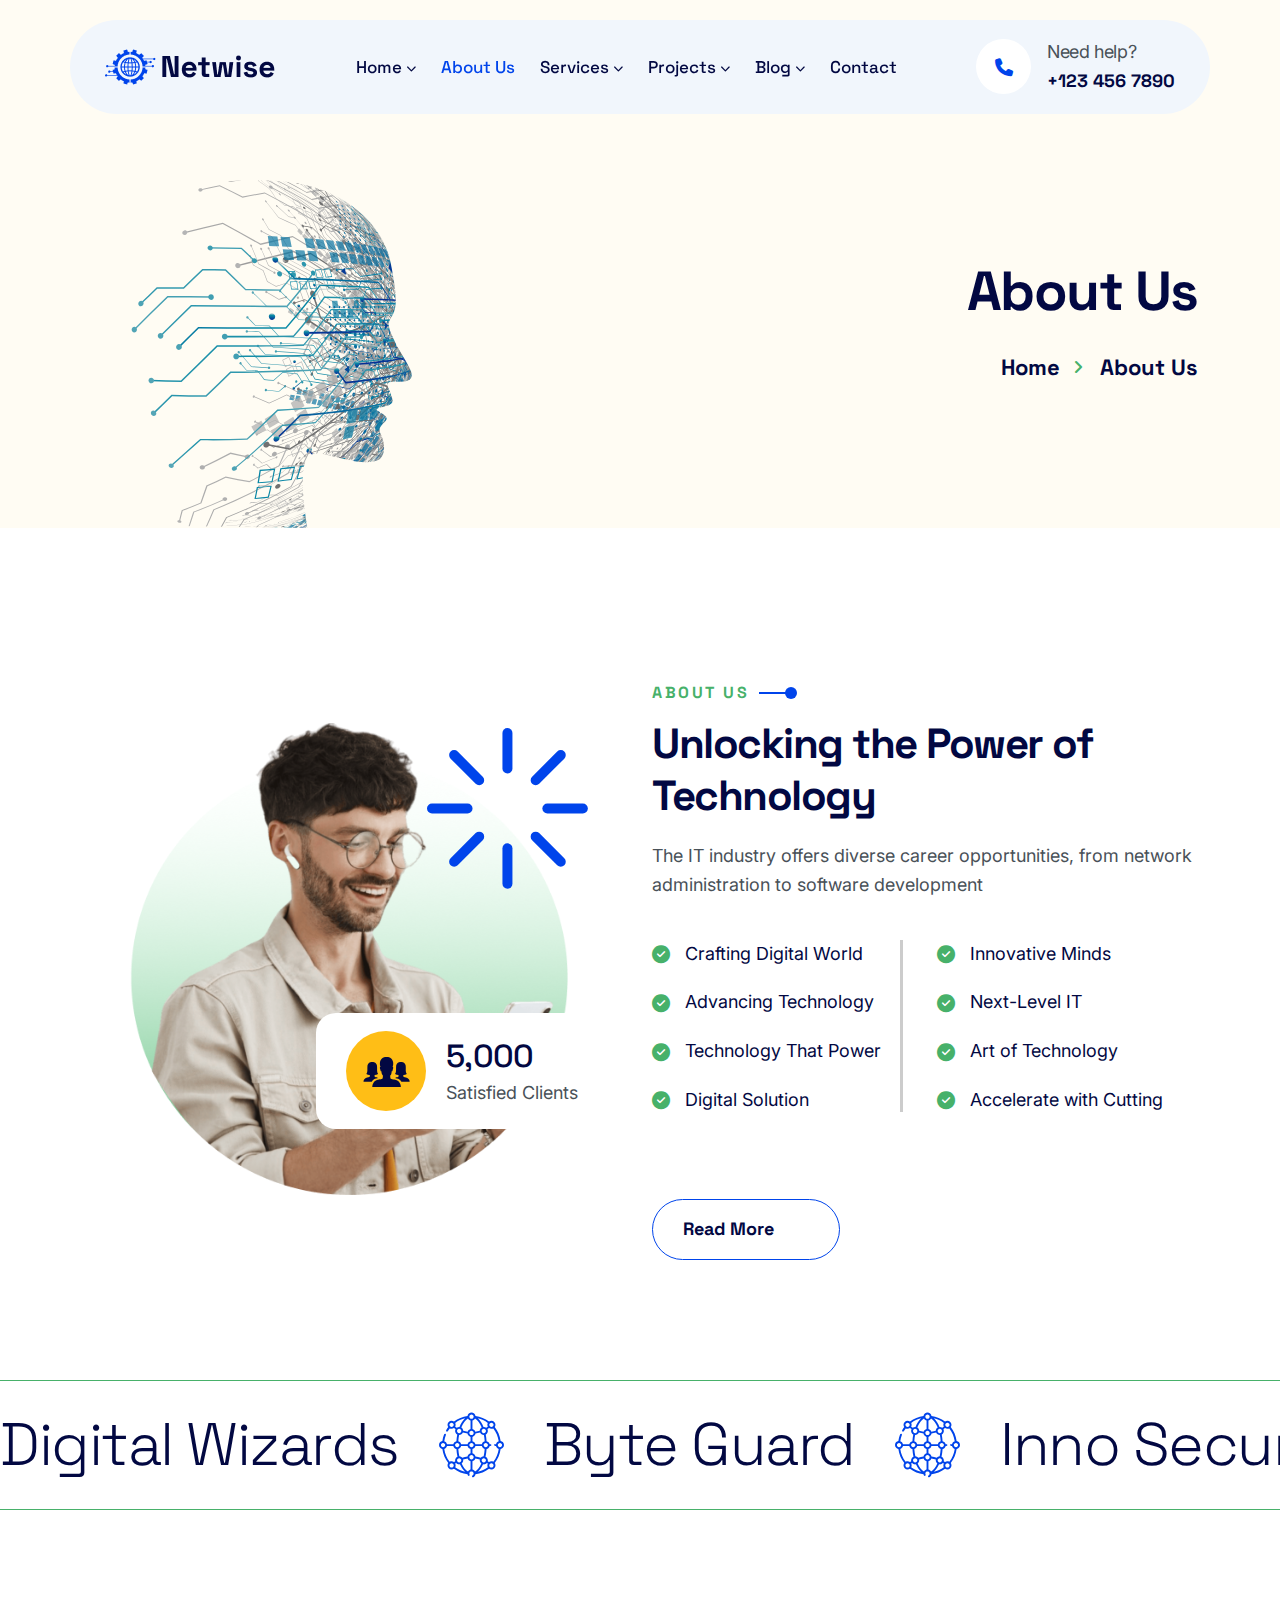
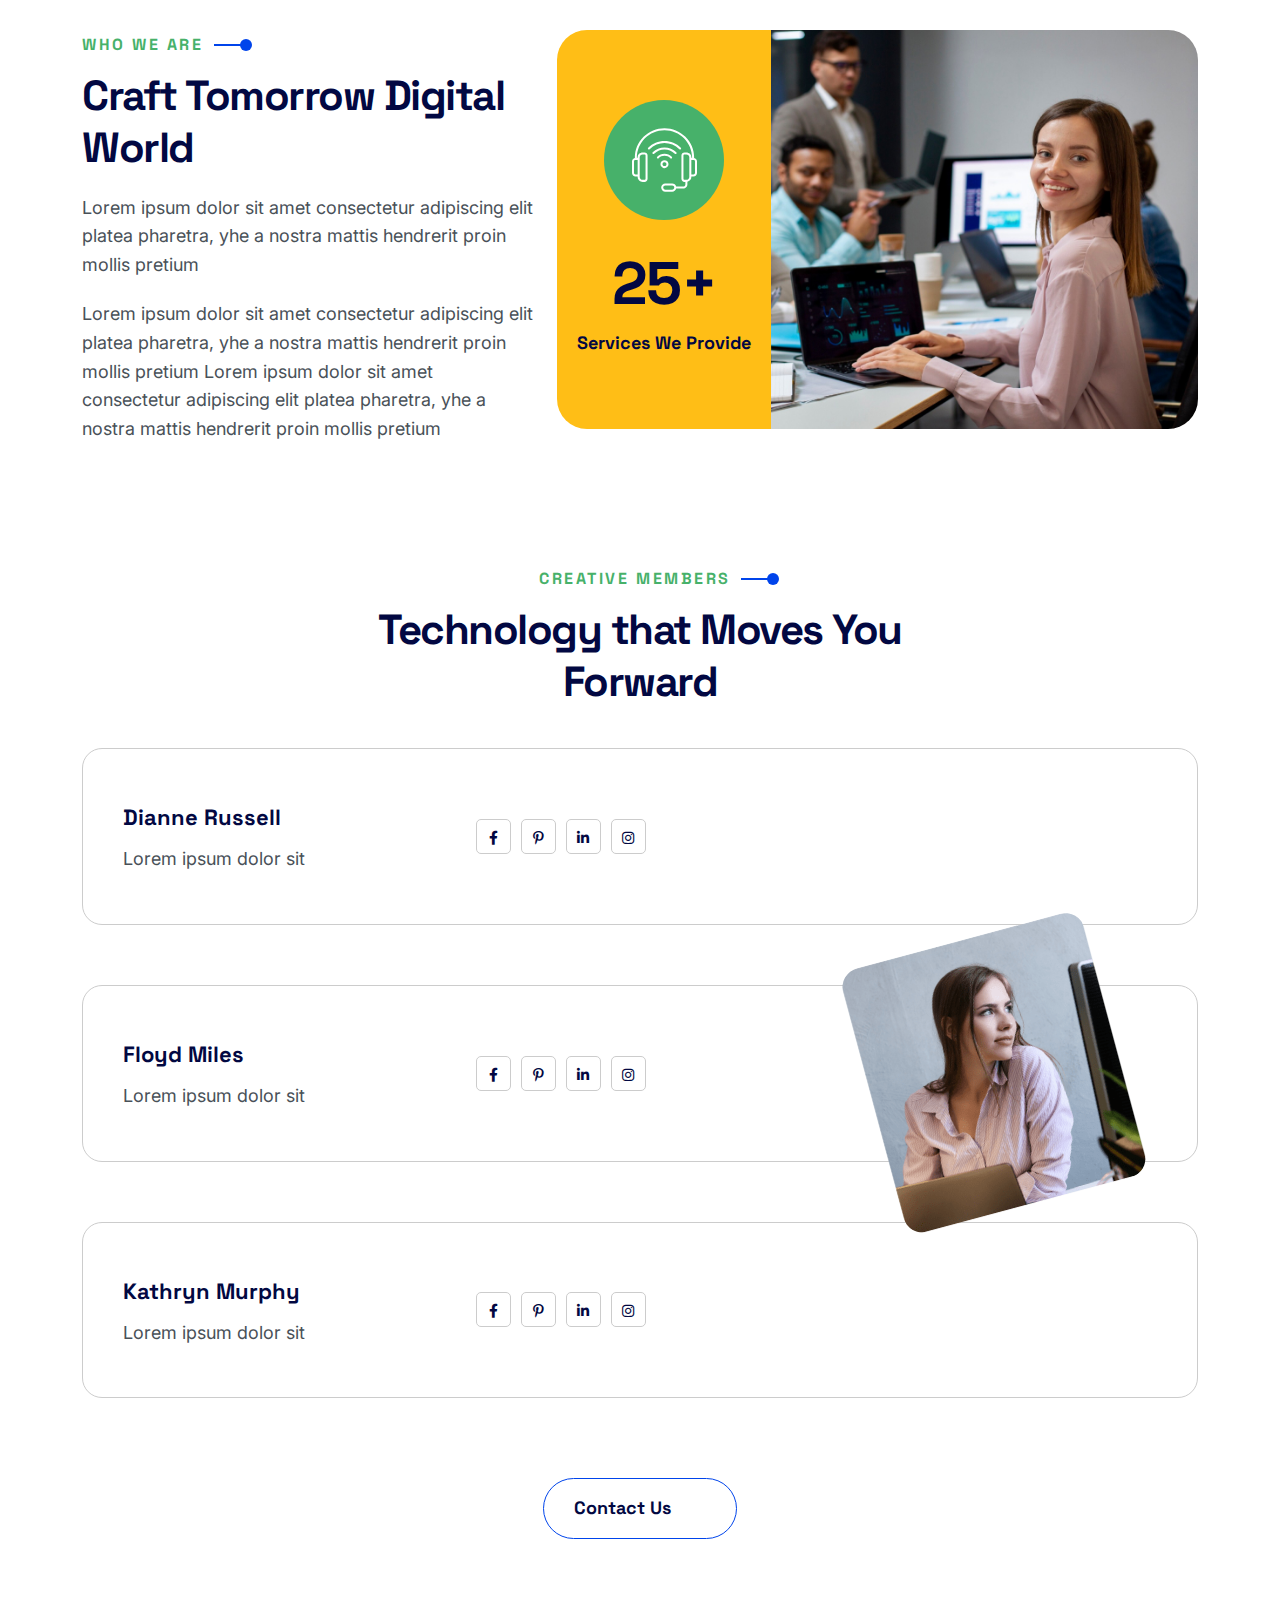
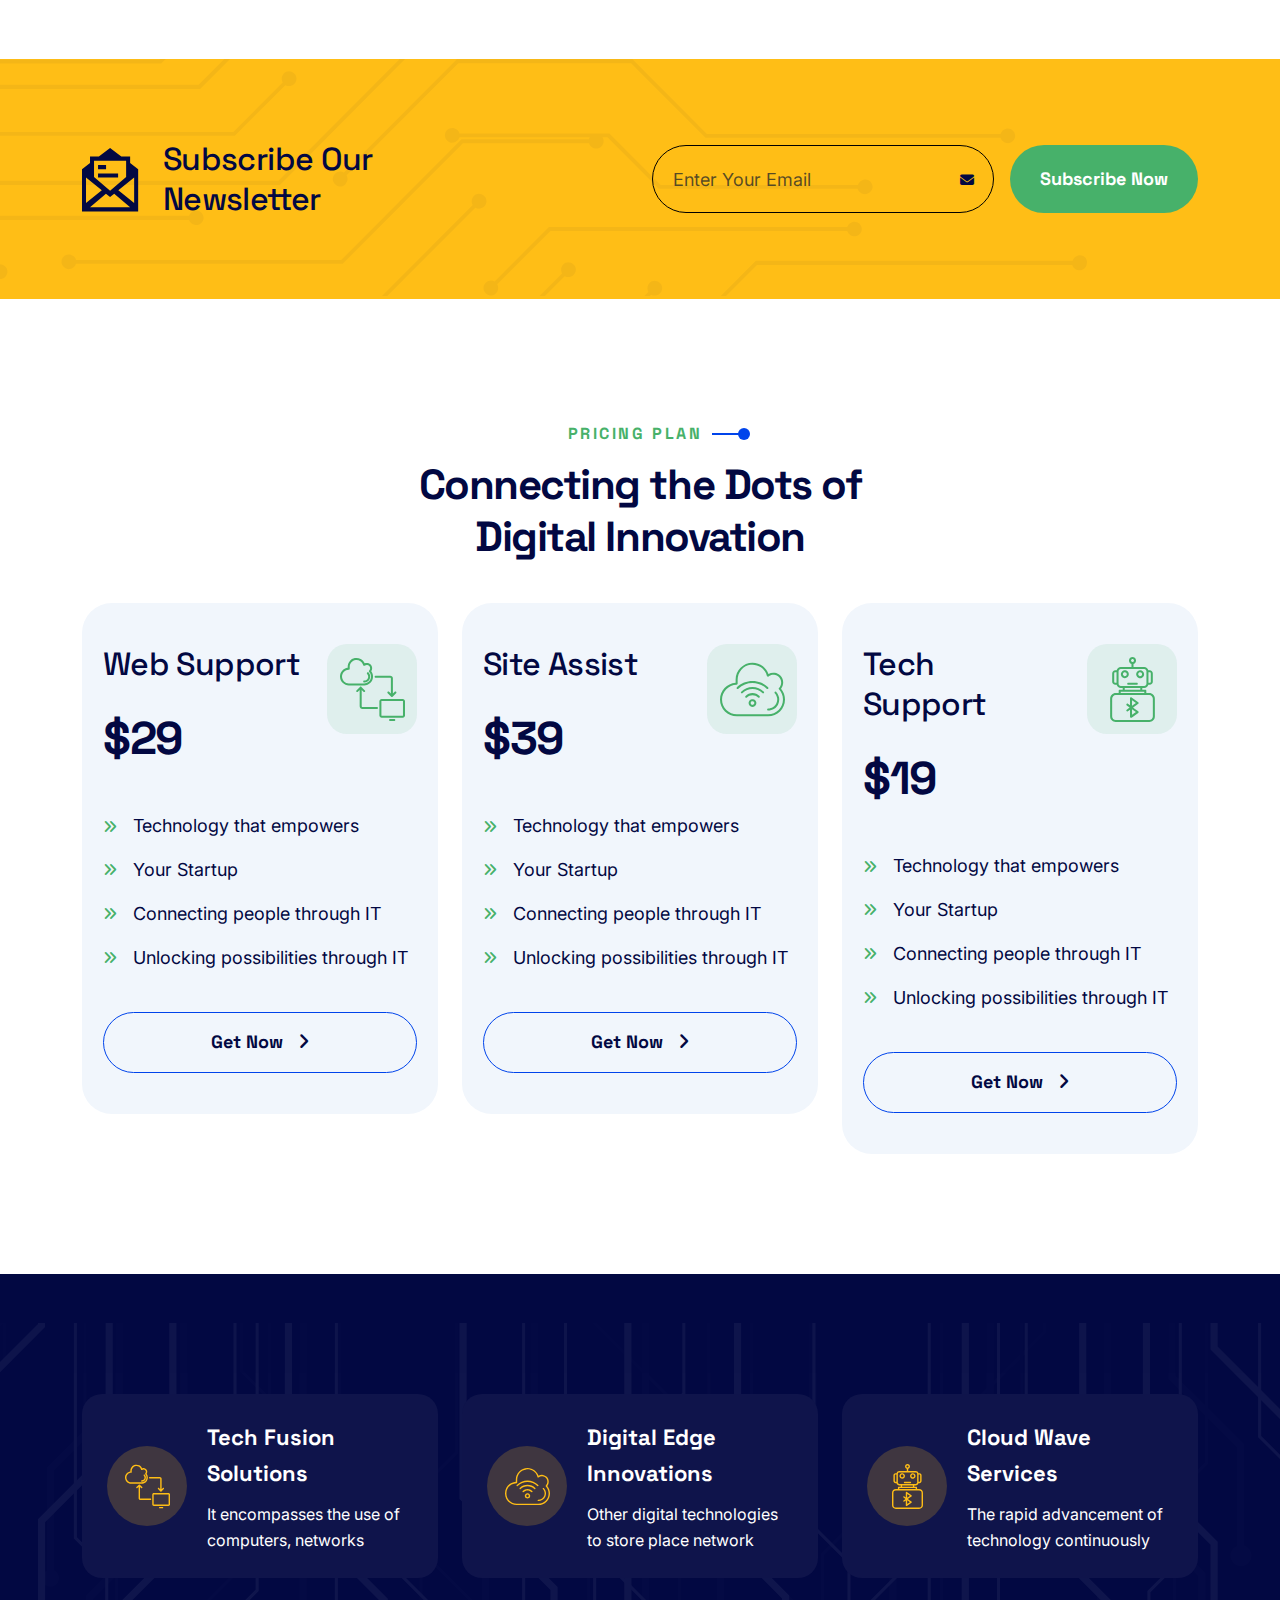
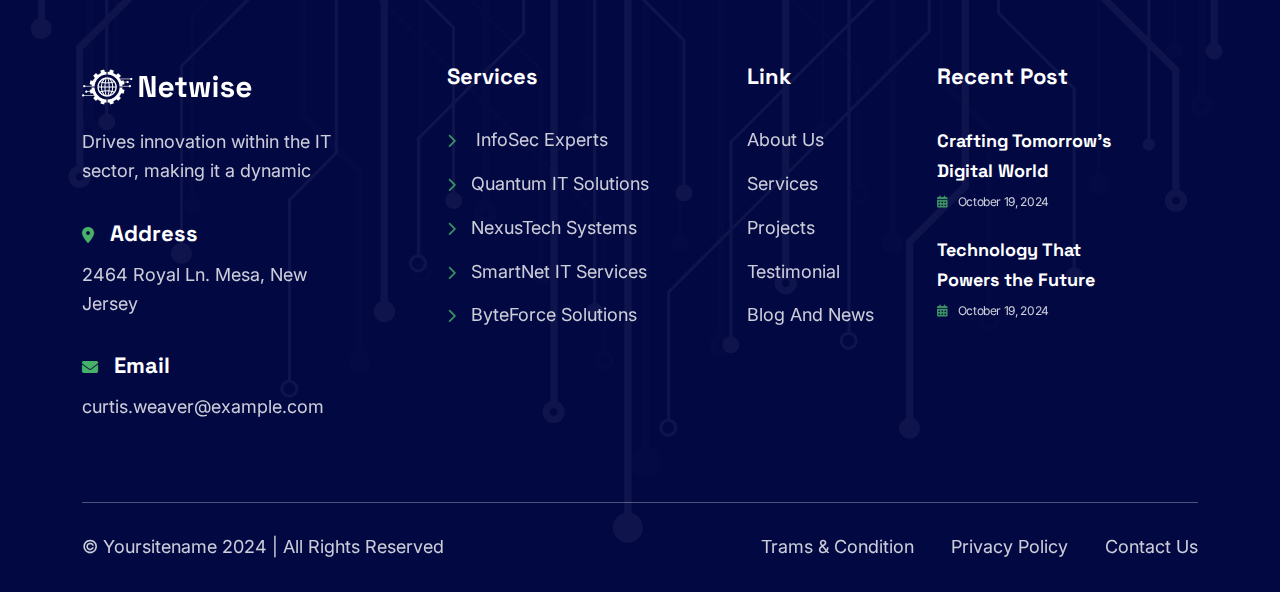
<file: about.html>
<!DOCTYPE html>
<html lang="en">
  <head>
    <meta http-equiv="X-UA-Compatible" content="chrome=1" />
    <title>
      Netwise – IT Solutions &amp; Technology HTML Template Preview -
      ThemeForest
    </title>
    <meta
      name="description"
      content="&amp;lt;h2&amp;gt;&amp;lt;strong&amp;gt;Netwise – IT Solutions &amp;amp; Technology HTML Template&amp;lt;/strong&amp;gt;&amp;lt;/..."
    />
    <meta name="robots" content="noindex, nofollow" />
    <meta
      name="viewport"
      content="width=device-width, minimum-scale=1, maximum-scale=1"
    />
    <meta name="turbo-visit-control" content="reload" />

    <!-- favicon link here  -->
    <link
      rel="shortcut icon"
      href="assets/img/icon/favicon.png"
      type="image/x-icon"
    />
    <!-- css file here  -->
    <link rel="stylesheet" href="assets/css/bootstrap.min.css" />
    <link rel="stylesheet" href="assets/css/magnific-popup.css" />
    <link rel="stylesheet" href="assets/css/slick.css" />
    <link rel="stylesheet" href="assets/css/animate.min.css" />
    <link rel="stylesheet" href="assets/css/odometer-theme-minimal.css" />
    <link rel="stylesheet" href="assets/fontawsome/css/fontawesome.css" />
    <link rel="stylesheet" href="assets/css/style.css" />
  </head>
  <body>
    <!-- header section start  -->
    <header class="pn-header-section w-100" id="sticky-header">
      <nav class="navbar navbar-expand-lg p-0 d-none d-xl-flex">
        <div class="container pn-desktop-container background">
          <a class="navbar-brand m-0" href="index.html">
            <img src="assets/img/logo/logo.png" alt="logo" />
          </a>
          <div class="collapse navbar-collapse" id="navbarSupportedContent">
            <ul class="navbar-nav mx-auto mb-2 mb-lg-0">
              <li class="nav-item">
                <a class="nav-link" href="index.html"
                  >Home <i class="fas fa-chevron-down"></i>
                </a>
                <ul class="list-unstyled sub-menu">
                  <li><a href="index.html">Home One</a></li>
                  <li><a href="index-2.html">Home Two</a></li>
                </ul>
              </li>
              <li class="nav-item">
                <a class="nav-link active" href="about.html">About Us</a>
              </li>
              <li class="nav-item">
                <a class="nav-link" href="services.html"
                  >Services <i class="fas fa-chevron-down"></i
                ></a>
                <ul class="list-unstyled sub-menu">
                  <li><a href="services.html">Service Single</a></li>
                  <li><a href="service-details.html">Service Details</a></li>
                </ul>
              </li>
              <li class="nav-item">
                <a class="nav-link" href="project.html"
                  >Projects <i class="fas fa-chevron-down"></i
                ></a>
                <ul class="list-unstyled sub-menu">
                  <li><a href="project.html">Project Single</a></li>
                  <li><a href="project-details.html">Project Details</a></li>
                </ul>
              </li>
              <li class="nav-item">
                <a class="nav-link" href="blog.html"
                  >Blog <i class="fas fa-chevron-down"></i
                ></a>
                <ul class="list-unstyled sub-menu">
                  <li><a href="blog.html">Blog Single</a></li>
                  <li><a href="blog-details.html">Blog Details</a></li>
                </ul>
              </li>
              <li class="nav-item">
                <a class="nav-link" href="contact.html">Contact</a>
              </li>
            </ul>
            <a
              href="tel:+1234567890"
              class="call-to-action d-flex align-items-center"
            >
              <div
                class="icon d-flex align-items-center justify-content-center rounded-pill"
              >
                <i class="fa-solid fa-phone"></i>
              </div>
              <div class="info">
                <p class="d-inline-block help">Need help?</p>
                <h5 class="number">+123 456 7890</h5>
              </div>
            </a>
          </div>
        </div>
      </nav>
      <!-- mobile navbar part start -->
      <div class="mobile-menu-area d-block d-xl-none">
        <div class="container">
          <!-- mobile topbar -->
          <div class="mobile-topbar">
            <div class="d-flex justify-content-between align-items-center">
              <div class="logo">
                <a href="index.html">
                  <img src="assets/img/logo/logo.png" alt="logo"
                /></a>
              </div>
              <div class="bars">
                <i class="fas fa-bars"></i>
              </div>
            </div>
          </div>
        </div>
        <!-- mobile menu -->
        <div class="mobile-menu-overlay"></div>
        <div class="mobile-menu-main">
          <div class="logo">
            <a href="index.html">
              <img src="assets/img/logo/logo.png" alt="logo"
            /></a>
          </div>
          <div class="close-mobile-menu"><i class="fas fa-times"></i></div>
          <div class="menu-body">
            <div class="menu-list">
              <ul class="list-unstyled">
                <li class="sub-mobile-menu">
                  <a href="#"
                    >Home <i class="fas fa-chevron-down float-end"></i
                  ></a>
                  <ul class="list-unstyled">
                    <li><a href="index.html">Home One</a></li>
                    <li><a href="index-2.html">Home Two</a></li>
                  </ul>
                </li>
                <li class="sub-mobile-menu">
                  <a href="about.html">About Us</a>
                </li>
                <li class="sub-mobile-menu">
                  <a href="#"
                    >Services <i class="fas fa-chevron-down float-end"></i
                  ></a>
                  <ul class="list-unstyled">
                    <li>
                      <a href="services.html">Service Single</a>
                    </li>
                    <li>
                      <a href="service-details.html">Service Details</a>
                    </li>
                  </ul>
                </li>
                <li class="sub-mobile-menu">
                  <a href="#"
                    >Projects <i class="fas fa-chevron-down float-end"></i
                  ></a>
                  <ul class="list-unstyled">
                    <li>
                      <a href="projects.html">Project Single</a>
                    </li>
                    <li>
                      <a href="project-details.html">Project Details</a>
                    </li>
                  </ul>
                </li>
                <li class="sub-mobile-menu">
                  <a href="#"
                    >Blog <i class="fas fa-chevron-down float-end"></i
                  ></a>
                  <ul class="list-unstyled">
                    <li>
                      <a href="blog.html">Blog Single</a>
                    </li>
                    <li>
                      <a href="blog-details.html">Blog Details</a>
                    </li>
                  </ul>
                </li>
                <li class="sub-mobile-menu">
                  <a href="contact.html">Contact</a>
                </li>
              </ul>
            </div>
          </div>
          <div class="call-us m-4">
            <a
              href="tel:(+1) 652-3698"
              class="call-to-action d-flex align-items-center"
            >
              <div
                class="icon d-flex justify-content-center align-items-center rounded-pill"
              >
                <i class="fa-solid fa-phone"></i>
              </div>
              <div class="info">
                <p class="help">Need help?</p>
                <h5 class="number">(+1) 652-3698</h5>
              </div>
            </a>
          </div>
        </div>
      </div>
      <!-- mobile navbar part end -->
    </header>
    <!-- header section end  -->
    <main>
      <!-- breadcrumb section start  -->
      <section class="breadcrumb-section">
        <div class="container">
          <div class="row g-4">
            <div class="col-lg-4 align-self-center">
              <div class="breadcrumb-img">
                <img
                  src="assets/img/img/breadcrumb-image.svg"
                  alt="breadcrumb-image"
                />
              </div>
            </div>
            <div class="col-lg-8 align-self-center">
              <div class="breadcrumb-text text-center text-md-end">
                <h1 class="heading-two">About Us</h1>
                <ul
                  class="list-unstyled d-flex align-items-center justify-content-center justify-content-md-end mt-30"
                >
                  <li><a href="index.html">Home</a></li>
                  <li>About Us</li>
                </ul>
              </div>
            </div>
          </div>
        </div>
      </section>
      <!-- breadcrumb section end  -->
      <!-- about section start  -->
      <section class="about-section pt-120">
        <div class="container">
          <div class="row g-4">
            <div class="col-lg-6">
              <div class="about-image position-relative">
                <img
                  src="assets/img/about/about-img-1.png"
                  alt="about-img-1"
                  class="img-fluid w-100"
                />
                <div class="shape position-absolute">
                  <img
                    src="assets/img/shape/about-shape.svg"
                    alt="about-shape"
                  />
                </div>
                <div
                  class="clients position-absolute bg-white d-flex align-items-center"
                >
                  <div
                    class="icon-box rounded-pill d-flex flex-shrink-0 align-items-center justify-content-center bg-tertiary"
                  >
                    <svg
                      xmlns="http://www.w3.org/2000/svg"
                      width="47"
                      height="31"
                      viewBox="0 0 47 31"
                      fill="none"
                    >
                      <path
                        d="M33.144 24.0706C31.9922 23.6599 30.1125 23.6321 29.2793 23.3208C28.6378 23.1539 28.032 22.8716 27.4917 22.4876C27.2646 21.5305 27.1662 20.5474 27.1993 19.5643C27.6276 19.1533 27.9747 18.6654 28.2225 18.126C28.4711 17.2004 28.636 16.2543 28.7151 15.2991C28.7151 15.2991 29.3933 15.5914 29.6608 14.2306C29.8874 13.0613 30.3186 12.443 30.206 11.5791C30.0935 10.7153 29.6096 10.9214 29.6096 10.9214C30.1344 9.71219 30.3397 8.38849 30.206 7.07716C30.198 6.23319 30.0165 5.3999 29.6726 4.62913C29.3287 3.85836 28.8299 3.16661 28.2071 2.59693C27.5844 2.02725 26.8511 1.59183 26.0528 1.31776C25.2545 1.0437 24.4084 0.936857 23.5671 1.00389C22.7256 0.936815 21.8793 1.0431 21.0805 1.31615C20.2818 1.58921 19.5475 2.02324 18.9232 2.59139C18.2989 3.15954 17.7978 3.84974 17.4508 4.6193C17.1039 5.38886 16.9185 6.22141 16.9062 7.06547C16.7739 8.37567 16.975 9.69806 17.4909 10.9097C17.4909 10.9097 17.0085 10.7036 16.8945 11.5674C16.7805 12.4313 17.2044 13.0583 17.4368 14.2277C17.7043 15.5944 18.3825 15.2962 18.3825 15.2962C18.4625 16.2512 18.6273 17.1973 18.8751 18.1231C19.1229 18.6624 19.47 19.1504 19.8983 19.5614C19.9314 20.5445 19.833 21.5276 19.6059 22.4847C19.0671 22.869 18.4606 23.1482 17.8183 23.3076C16.9968 23.6263 15.1156 23.6672 13.9536 24.0779C12.5525 24.603 11.3481 25.5486 10.5055 26.7851C9.66289 28.0215 9.2233 29.4883 9.247 30.9844H37.8404C37.8685 29.4878 37.432 28.0193 36.5909 26.7812C35.7498 25.543 34.5456 24.596 33.144 24.0706Z"
                        fill="currentColor"
                      />
                      <path
                        d="M11.6526 19.0644C12.8601 19.0481 14.0426 18.7187 15.0846 18.1084C13.4914 15.6937 14.3538 12.8771 14.0264 10.2461C14.0103 9.64743 13.8703 9.05863 13.6153 8.51678C13.3604 7.97493 12.9959 7.49178 12.5449 7.09779C12.0939 6.7038 11.5662 6.40751 10.995 6.22761C10.4239 6.0477 9.82159 5.98808 9.22622 6.0525H9.1853C8.59344 5.99628 7.99634 6.06197 7.43086 6.24553C6.86539 6.42909 6.34354 6.72662 5.89755 7.11974C5.45155 7.51286 5.09088 7.99323 4.83779 8.5312C4.58471 9.06916 4.44458 9.65329 4.42607 10.2475C4.09719 12.8683 5.01074 16.0036 3.37805 18.1099C4.42328 18.7102 5.61569 19.0059 6.8203 18.9635C6.88269 19.5406 6.8481 20.1241 6.71798 20.6898C6.36424 20.9844 5.93845 21.1797 5.48432 21.2554C4.58354 21.4503 3.69481 21.6973 2.82261 21.995C2.12379 22.3602 1.53805 22.9095 1.12871 23.5834C0.719358 24.2573 0.501959 25.0303 0.5 25.8188H8.7541C9.50435 24.4784 10.654 23.4054 12.0429 22.7493C12.8478 22.412 13.7093 22.2305 14.5818 22.2143C14.5818 22.2143 14.9721 21.5975 13.6873 21.3607C13.0044 21.2107 12.3419 20.9796 11.714 20.6722C11.5181 20.453 11.6526 19.0644 11.6526 19.0644Z"
                        fill="currentColor"
                      />
                      <path
                        d="M35.4945 19.0644C34.2871 19.0481 33.1045 18.7187 32.0625 18.1084C33.6557 15.6937 32.7933 12.8771 33.1208 10.2461C33.1369 9.64743 33.2768 9.05863 33.5318 8.51678C33.7868 7.97493 34.1512 7.49178 34.6022 7.09779C35.0532 6.7038 35.5809 6.40751 36.1521 6.22761C36.7233 6.0477 37.3255 5.98808 37.9209 6.0525H37.9618C38.5537 5.99628 39.1508 6.06197 39.7163 6.24553C40.2817 6.42909 40.8036 6.72662 41.2496 7.11974C41.6956 7.51286 42.0562 7.99323 42.3093 8.5312C42.5624 9.06916 42.7025 9.65329 42.7211 10.2475C43.0499 12.8683 42.1364 16.0036 43.7691 18.1099C42.7238 18.7102 41.5314 19.0059 40.3268 18.9635C40.2644 19.5406 40.299 20.1241 40.4291 20.6898C40.7829 20.9844 41.2087 21.1797 41.6628 21.2554C42.5636 21.4503 43.4523 21.6973 44.3245 21.995C45.0233 22.3602 45.6091 22.9095 46.0184 23.5834C46.4278 24.2573 46.6452 25.0303 46.6471 25.8188H38.393C37.6428 24.4784 36.4931 23.4054 35.1043 22.7493C34.2994 22.412 33.4378 22.2305 32.5653 22.2143C32.5653 22.2143 32.175 21.5975 33.4599 21.3607C34.1427 21.2107 34.8052 20.9796 35.4331 20.6722C35.629 20.453 35.4945 19.0644 35.4945 19.0644Z"
                        fill="currentColor"
                      />
                    </svg>
                  </div>
                  <div class="info">
                    <h3 class="heading-three">5,000</h3>
                    <p>Satisfied Clients</p>
                  </div>
                </div>
              </div>
            </div>
            <div class="col-lg-6">
              <div class="about-text mt-30">
                <div class="section-title pb-20">
                  <h4
                    class="sub-title mb-10 fw-bold text-uppercase position-relative d-inline-block"
                  >
                    about us
                  </h4>
                  <h2 class="title fw-bold">
                    Unlocking the Power of Technology
                  </h2>
                </div>
                <p class="pb-40">
                  The IT industry offers diverse career opportunities, from
                  network administration to software development
                </p>
                <div class="row g-4">
                  <div class="col-sm-6 list-info-wrapper">
                    <div class="list-info list-info-border position-relative">
                      <ul class="list-unstyled">
                        <li class="d-flex align-items-center">
                          <i class="fa-solid fa-circle-check flex-shrink-0"></i>
                          <span> Crafting Digital World</span>
                        </li>
                        <li class="d-flex align-items-center">
                          <i class="fa-solid fa-circle-check flex-shrink-0"></i>
                          <span> Advancing Technology</span>
                        </li>
                        <li class="d-flex align-items-center">
                          <i class="fa-solid fa-circle-check flex-shrink-0"></i>
                          <span> Technology That Power</span>
                        </li>
                        <li class="d-flex align-items-center">
                          <i class="fa-solid fa-circle-check flex-shrink-0"></i>
                          <span> Digital Solution</span>
                        </li>
                      </ul>
                    </div>
                  </div>
                  <div class="col-sm-6 list-info-wrapper">
                    <div class="list-info">
                      <ul class="list-unstyled">
                        <li class="d-flex align-items-center">
                          <i class="fa-solid fa-circle-check flex-shrink-0"></i>
                          <span>Innovative Minds</span>
                        </li>
                        <li class="d-flex align-items-center">
                          <i class="fa-solid fa-circle-check flex-shrink-0"></i>
                          <span> Next-Level IT</span>
                        </li>
                        <li class="d-flex align-items-center">
                          <i class="fa-solid fa-circle-check flex-shrink-0"></i>
                          <span> Art of Technology</span>
                        </li>
                        <li class="d-flex align-items-center">
                          <i class="fa-solid fa-circle-check flex-shrink-0"></i>
                          <span> Accelerate with Cutting</span>
                        </li>
                      </ul>
                    </div>
                  </div>
                  <div class="read-more pt-60">
                    <a href="about.html" class="theme-btn theme-btn-border"
                      >Read More
                      <span class="btn-arrow">
                        <svg
                          width="20"
                          height="20"
                          viewBox="0 0 20 20"
                          fill="none"
                          xmlns="http://www.w3.org/2000/svg"
                        >
                          <g clip-path="url(#clip0_0_38173)">
                            <path
                              d="M13.4317 12.5381C13.4967 12.4215 13.535 12.2898 13.5367 12.1506L13.5733 7.95396C13.5758 7.60896 13.2992 7.32646 12.9483 7.32312C12.6058 7.32312 12.3258 7.59896 12.3233 7.94229L12.2975 10.8665L7.48917 6.05813C7.245 5.81396 6.84917 5.81396 6.605 6.05813C6.36083 6.30229 6.36083 6.69812 6.605 6.94229L11.4158 11.7531L8.59083 11.7831C8.245 11.7873 7.96833 12.0698 7.9725 12.4148C7.97583 12.7581 8.255 13.0331 8.60417 13.0331C8.60417 13.0331 12.6783 12.989 12.685 12.989C12.9967 12.9856 13.2842 12.8023 13.4325 12.539L13.4317 12.5381Z"
                              class="btn-arrow-fill"
                            ></path>
                            <path
                              d="M9.99984 19.2219C9.29484 19.2219 8.59818 19.2094 7.91151 19.1853C4.06734 19.0503 0.949844 15.9328 0.81401 12.0869C0.789844 11.3994 0.777344 10.7036 0.777344 9.99859C0.777344 9.29359 0.789844 8.59776 0.81401 7.91026C0.949844 4.06609 4.06734 0.948594 7.91151 0.813594C9.28651 0.76526 10.7148 0.76526 12.0882 0.813594C15.9323 0.948594 19.0498 4.06609 19.1857 7.91193C19.2098 8.59859 19.2223 9.29526 19.2223 10.0003C19.2223 10.7053 19.2098 11.4011 19.1857 12.0886C19.0498 15.9336 15.9323 19.0511 12.0882 19.1869C11.4015 19.2111 10.7048 19.2236 9.99984 19.2236V19.2219ZM9.99984 2.02609C9.31068 2.02609 8.62818 2.03859 7.95568 2.06276C4.76401 2.17443 2.17568 4.76276 2.06318 7.95443C2.03984 8.62776 2.02734 9.30859 2.02734 9.99859C2.02734 10.6886 2.03984 11.3703 2.06318 12.0428C2.17568 15.2344 4.76401 17.8236 7.95568 17.9344C9.30151 17.9836 10.699 17.9836 12.044 17.9344C15.2365 17.8228 17.8248 15.2344 17.9365 12.0428C17.9598 11.3694 17.9723 10.6886 17.9723 9.99859C17.9723 9.30859 17.9598 8.62693 17.9365 7.95443C17.824 4.76276 15.2357 2.17359 12.044 2.06276C11.3707 2.03859 10.689 2.02609 9.99984 2.02609Z"
                              class="btn-arrow-fill"
                            ></path>
                          </g>
                        </svg>
                      </span>
                    </a>
                  </div>
                </div>
              </div>
            </div>
          </div>
        </div>
      </section>
      <!-- about section end  -->
      <!-- text slider section start  -->
      <section class="text-slider-section pt-120 overflow-hidden">
        <div class="text-slider d-flex align-items-center">
          <div class="slider-item d-flex align-items-center text-nowrap">
            <h4 class="title d-flex align-items-center">
              Digital Wizards
              <img src="assets/img/icon/globe-icon.svg" alt="globe-icon" />
            </h4>
            <h4 class="title d-flex align-items-center">
              Byte Guard
              <img src="assets/img/icon/globe-icon.svg" alt="globe-icon" />
            </h4>
            <h4 class="title d-flex align-items-center">
              Inno Secure
              <img src="assets/img/icon/globe-icon.svg" alt="globe-icon" />
            </h4>
            <h4 class="title d-flex align-items-center">
              Cloud Guard
              <img src="assets/img/icon/globe-icon.svg" alt="globe-icon" />
            </h4>
            <h4 class="title d-flex align-items-center">
              Technologies
              <img src="assets/img/icon/globe-icon.svg" alt="globe-icon" />
            </h4>
          </div>
          <div class="slider-item d-flex align-items-center text-nowrap">
            <h4 class="title d-flex align-items-center">
              Digital Wizards
              <img src="assets/img/icon/globe-icon.svg" alt="globe-icon" />
            </h4>
            <h4 class="title d-flex align-items-center">
              Byte Guard
              <img src="assets/img/icon/globe-icon.svg" alt="globe-icon" />
            </h4>
            <h4 class="title d-flex align-items-center">
              Inno Secure
              <img src="assets/img/icon/globe-icon.svg" alt="globe-icon" />
            </h4>
            <h4 class="title d-flex align-items-center">
              Cloud Guard
              <img src="assets/img/icon/globe-icon.svg" alt="globe-icon" />
            </h4>
            <h4 class="title d-flex align-items-center">
              Technologies
              <img src="assets/img/icon/globe-icon.svg" alt="globe-icon" />
            </h4>
          </div>
        </div>
      </section>
      <!-- text slider section end  -->
      <!-- who we are section start  -->
      <section class="who-we-are-section pt-120">
        <div class="container">
          <div class="row g-4">
            <div class="col-xl-5 align-self-center">
              <div class="section-title pb-20">
                <h4
                  class="sub-title mb-10 fw-bold text-uppercase position-relative d-inline-block"
                >
                  Who We Are
                </h4>
                <h2 class="title fw-bold">Craft Tomorrow Digital World</h2>
              </div>
              <p class="pb-20">
                Lorem ipsum dolor sit amet consectetur adipiscing elit platea
                pharetra, yhe a nostra mattis hendrerit proin mollis pretium
              </p>
              <p>
                Lorem ipsum dolor sit amet consectetur adipiscing elit platea
                pharetra, yhe a nostra mattis hendrerit proin mollis pretium
                Lorem ipsum dolor sit amet consectetur adipiscing elit platea
                pharetra, yhe a nostra mattis hendrerit proin mollis pretium
              </p>
            </div>
            <div class="col-xl-7">
              <div class="image d-sm-flex justify-content-end">
                <div
                  class="counter d-flex flex-shrink-0 flex-grow-1 text-center flex-column justify-content-center"
                >
                  <div
                    class="icon-box d-flex align-items-center justify-content-center rounded-pill icon-box-secondary mx-auto"
                  >
                    <img
                      src="assets/img/icon/icon-headphone.svg"
                      alt="icon-headphone"
                    />
                  </div>
                  <h4 class="count fw-bold text-center mt-30 mb-10">25+</h4>
                  <h5 class="heading-five">Services We Provide</h5>
                </div>
                <div class="img overflow-hidden">
                  <img
                    src="assets/img/img/who-we-are-img.jpg"
                    alt="who-we-are-img"
                    class="img-fluid w-100"
                  />
                </div>
              </div>
            </div>
          </div>
        </div>
      </section>
      <!-- who we are section end  -->
      <!-- team section start  -->
      <section class="team-section pt-120 pb-120">
        <div class="container">
          <div class="row">
            <div class="col-lg-7 mx-auto">
              <div class="section-title pb-60 text-center">
                <h4
                  class="sub-title mb-10 fw-bold text-uppercase position-relative d-inline-block"
                >
                  Creative Members
                </h4>
                <h2 class="title fw-bold">Technology that Moves You Forward</h2>
              </div>
            </div>
          </div>
          <div class="team-item br-20 position-relative">
            <div class="row d-flex">
              <div class="col-lg-4 col-md-6 align-self-center">
                <div class="team-info">
                  <h4 class="team-title heading-four">Dianne Russell</h4>
                  <p>Lorem ipsum dolor sit</p>
                </div>
              </div>
              <div class="col-lg-4 col-md-5 align-self-center">
                <div class="social-icon-box">
                  <ul
                    class="list-unstyled d-flex align-items-center justify-content-center justify-content-md-start g-2 flex-wrap"
                  >
                    <li>
                      <a href="#"><i class="fab fa-facebook-f"></i></a>
                    </li>
                    <li>
                      <a href="#"><i class="fa-brands fa-pinterest-p"></i></a>
                    </li>
                    <li>
                      <a href="#"><i class="fa-brands fa-linkedin-in"></i></a>
                    </li>
                    <li>
                      <a href="#"><i class="fab fa-instagram"></i></a>
                    </li>
                  </ul>
                </div>
              </div>
              <div class="col-lg-4 col-md-1 align-self-center">
                <div
                  class="hover-image position-absolute br-20 overflow-hidden"
                >
                  <div class="team-image">
                    <img
                      src="assets/img/team/team-img-1.png"
                      alt="team-img-1"
                      class="img-fluid w-100"
                    />
                  </div>
                </div>
              </div>
            </div>
          </div>
          <div class="team-item active-team br-20 position-relative">
            <div class="row">
              <div class="col-lg-4 col-md-6 align-self-center">
                <div class="team-info">
                  <h4 class="team-title heading-four">Floyd Miles</h4>
                  <p>Lorem ipsum dolor sit</p>
                </div>
              </div>
              <div class="col-lg-4 col-md-5 align-self-center">
                <div class="social-icon-box">
                  <ul
                    class="list-unstyled d-flex align-items-center justify-content-center justify-content-md-start g-2 flex-wrap"
                  >
                    <li>
                      <a href="#"><i class="fab fa-facebook-f"></i></a>
                    </li>
                    <li>
                      <a href="#"><i class="fa-brands fa-pinterest-p"></i></a>
                    </li>
                    <li>
                      <a href="#"><i class="fa-brands fa-linkedin-in"></i></a>
                    </li>
                    <li>
                      <a href="#"><i class="fab fa-instagram"></i></a>
                    </li>
                  </ul>
                </div>
              </div>
              <div class="col-lg-4 col-md-1 align-self-center">
                <div
                  class="hover-image position-absolute br-20 overflow-hidden"
                >
                  <div class="team-image">
                    <img
                      src="assets/img/team/team-img-2.png"
                      alt="team-img-2"
                      class="img-fluid w-100"
                    />
                  </div>
                </div>
              </div>
            </div>
          </div>
          <div class="team-item br-20 position-relative">
            <div class="row">
              <div class="col-lg-4 col-md-6 align-self-center">
                <div class="team-info">
                  <h4 class="team-title heading-four">Kathryn Murphy</h4>
                  <p>Lorem ipsum dolor sit</p>
                </div>
              </div>
              <div class="col-lg-4 col-md-5 align-self-center">
                <div class="social-icon-box">
                  <ul
                    class="list-unstyled d-flex align-items-center justify-content-center justify-content-md-start g-2 flex-wrap"
                  >
                    <li>
                      <a href="#"><i class="fab fa-facebook-f"></i></a>
                    </li>
                    <li>
                      <a href="#"><i class="fa-brands fa-pinterest-p"></i></a>
                    </li>
                    <li>
                      <a href="#"><i class="fa-brands fa-linkedin-in"></i></a>
                    </li>
                    <li>
                      <a href="#"><i class="fab fa-instagram"></i></a>
                    </li>
                  </ul>
                </div>
              </div>
              <div class="col-lg-4 col-md-1 align-self-center">
                <div
                  class="hover-image position-absolute br-20 overflow-hidden"
                >
                  <div class="team-image">
                    <img
                      src="assets/img/team/team-img-3.png"
                      alt="team-img-3"
                      class="img-fluid w-100"
                    />
                  </div>
                </div>
              </div>
            </div>
          </div>
          <div class="text-center mt-80">
            <a href="#" class="theme-btn theme-btn-border"
              >Contact Us
              <span class="btn-arrow">
                <svg
                  width="20"
                  height="20"
                  viewBox="0 0 20 20"
                  fill="none"
                  xmlns="http://www.w3.org/2000/svg"
                >
                  <g clip-path="url(#clip0_0_38173)">
                    <path
                      d="M13.4317 12.5381C13.4967 12.4215 13.535 12.2898 13.5367 12.1506L13.5733 7.95396C13.5758 7.60896 13.2992 7.32646 12.9483 7.32312C12.6058 7.32312 12.3258 7.59896 12.3233 7.94229L12.2975 10.8665L7.48917 6.05813C7.245 5.81396 6.84917 5.81396 6.605 6.05813C6.36083 6.30229 6.36083 6.69812 6.605 6.94229L11.4158 11.7531L8.59083 11.7831C8.245 11.7873 7.96833 12.0698 7.9725 12.4148C7.97583 12.7581 8.255 13.0331 8.60417 13.0331C8.60417 13.0331 12.6783 12.989 12.685 12.989C12.9967 12.9856 13.2842 12.8023 13.4325 12.539L13.4317 12.5381Z"
                      class="btn-arrow-fill"
                    />
                    <path
                      d="M9.99984 19.2219C9.29484 19.2219 8.59818 19.2094 7.91151 19.1853C4.06734 19.0503 0.949844 15.9328 0.81401 12.0869C0.789844 11.3994 0.777344 10.7036 0.777344 9.99859C0.777344 9.29359 0.789844 8.59776 0.81401 7.91026C0.949844 4.06609 4.06734 0.948594 7.91151 0.813594C9.28651 0.76526 10.7148 0.76526 12.0882 0.813594C15.9323 0.948594 19.0498 4.06609 19.1857 7.91193C19.2098 8.59859 19.2223 9.29526 19.2223 10.0003C19.2223 10.7053 19.2098 11.4011 19.1857 12.0886C19.0498 15.9336 15.9323 19.0511 12.0882 19.1869C11.4015 19.2111 10.7048 19.2236 9.99984 19.2236V19.2219ZM9.99984 2.02609C9.31068 2.02609 8.62818 2.03859 7.95568 2.06276C4.76401 2.17443 2.17568 4.76276 2.06318 7.95443C2.03984 8.62776 2.02734 9.30859 2.02734 9.99859C2.02734 10.6886 2.03984 11.3703 2.06318 12.0428C2.17568 15.2344 4.76401 17.8236 7.95568 17.9344C9.30151 17.9836 10.699 17.9836 12.044 17.9344C15.2365 17.8228 17.8248 15.2344 17.9365 12.0428C17.9598 11.3694 17.9723 10.6886 17.9723 9.99859C17.9723 9.30859 17.9598 8.62693 17.9365 7.95443C17.824 4.76276 15.2357 2.17359 12.044 2.06276C11.3707 2.03859 10.689 2.02609 9.99984 2.02609Z"
                      class="btn-arrow-fill"
                    />
                  </g>
                </svg>
              </span>
            </a>
          </div>
        </div>
      </section>
      <!-- team section end  -->
      <!-- cta section start  -->
      <section
        class="cta-section"
        data-background="assets/img/shape/cta-shape.svg"
      >
        <div class="container">
          <div class="row g-4">
            <div class="col-lg-6 align-self-center">
              <div class="cta-text d-flex align-items-center gap-4">
                <div class="icon">
                  <img src="assets/img/icon/mail-icon.svg" alt="mail-icon" />
                </div>
                <h3 class="info">Subscribe Our Newsletter</h3>
              </div>
            </div>
            <div class="col-lg-6 align-self-center">
              <form action="#" class="form">
                <div class="d-flex flex-column flex-sm-row gap-3">
                  <div class="input-group position-relative">
                    <input
                      type="text"
                      class="form-control form-field shadow-none bg-transparent border border-black"
                      placeholder="Enter Your Email"
                    />
                    <span
                      class="position-absolute top-50 translate-middle-y message-icon"
                      ><i class="fas fa-envelope"></i
                    ></span>
                  </div>
                  <button
                    type="submit"
                    class="theme-btn border-0 flex-shrink-0 bg-secondary"
                  >
                    Subscribe Now
                  </button>
                </div>
              </form>
            </div>
          </div>
        </div>
      </section>
      <!-- cta section end  -->
      <!-- pricing section start  -->
      <section class="pricing-section pricing-section-two pt-120">
        <div class="container">
          <div class="row">
            <div class="col-lg-6 mx-auto">
              <div class="section-title pb-60 text-center">
                <h4
                  class="sub-title mb-10 fw-bold text-uppercase position-relative d-inline-block"
                >
                  Pricing plan
                </h4>
                <h2 class="title fw-bold">
                  Connecting the Dots of Digital Innovation
                </h2>
              </div>
            </div>
          </div>
          <div class="row g-4">
            <div class="col-lg-4 col-md-6">
              <div class="pricing-item br-30">
                <div
                  class="pricing-top pb-40 d-flex justify-content-between gap-4"
                >
                  <div class="name-price">
                    <h3 class="heading-three">Web Support</h3>
                    <h2 class="heading-two price">$29</h2>
                  </div>
                  <div
                    class="icon-box d-flex align-items-center justify-content-center br-20 flex-shrink-0"
                  >
                    <img
                      src="assets/img/icon/pricing-icon-1.svg"
                      alt="pricing-icon-1"
                    />
                  </div>
                </div>
                <ul class="list-unstyled pricing-list pb-40">
                  <li class="d-flex align-items-center gap-3">
                    <i class="fa-solid fa-angles-right"></i>
                    Technology that empowers
                  </li>
                  <li class="d-flex align-items-center gap-3">
                    <i class="fa-solid fa-angles-right"></i>
                    Your Startup
                  </li>
                  <li class="d-flex align-items-center gap-3">
                    <i class="fa-solid fa-angles-right"></i>
                    Connecting people through IT
                  </li>
                  <li class="d-flex align-items-center gap-3">
                    <i class="fa-solid fa-angles-right"></i>
                    Unlocking possibilities through IT
                  </li>
                </ul>
                <a href="#" class="theme-btn theme-btn-border w-100 text-center"
                  >Get Now
                  <span class="btn-arrow">
                    <i class="fa-solid fa-angle-right"></i>
                  </span>
                </a>
              </div>
            </div>
            <div class="col-lg-4 col-md-6">
              <div class="pricing-item br-30">
                <div
                  class="pricing-top pb-40 d-flex justify-content-between gap-4"
                >
                  <div class="name-price">
                    <h3 class="heading-three">Site Assist</h3>
                    <h2 class="heading-two price">$39</h2>
                  </div>
                  <div
                    class="icon-box d-flex align-items-center justify-content-center br-20 flex-shrink-0"
                  >
                    <img
                      src="assets/img/icon/pricing-icon-2.svg"
                      alt="pricing-icon-2"
                    />
                  </div>
                </div>
                <ul class="list-unstyled pricing-list pb-40">
                  <li class="d-flex align-items-center gap-3">
                    <i class="fa-solid fa-angles-right"></i>
                    Technology that empowers
                  </li>
                  <li class="d-flex align-items-center gap-3">
                    <i class="fa-solid fa-angles-right"></i>
                    Your Startup
                  </li>
                  <li class="d-flex align-items-center gap-3">
                    <i class="fa-solid fa-angles-right"></i>
                    Connecting people through IT
                  </li>
                  <li class="d-flex align-items-center gap-3">
                    <i class="fa-solid fa-angles-right"></i>
                    Unlocking possibilities through IT
                  </li>
                </ul>
                <a href="#" class="theme-btn theme-btn-border w-100 text-center"
                  >Get Now
                  <span class="btn-arrow">
                    <i class="fa-solid fa-angle-right"></i>
                  </span>
                </a>
              </div>
            </div>
            <div class="col-lg-4 col-md-6">
              <div class="pricing-item br-30">
                <div
                  class="pricing-top pb-40 d-flex justify-content-between gap-4"
                >
                  <div class="name-price">
                    <h3 class="heading-three">Tech Support</h3>
                    <h2 class="heading-two price">$19</h2>
                  </div>
                  <div
                    class="icon-box d-flex align-items-center justify-content-center br-20 flex-shrink-0"
                  >
                    <img
                      src="assets/img/icon/pricing-icon-3.svg"
                      alt="pricing-icon-3"
                    />
                  </div>
                </div>
                <ul class="list-unstyled pricing-list pb-40">
                  <li class="d-flex align-items-center gap-3">
                    <i class="fa-solid fa-angles-right"></i>
                    Technology that empowers
                  </li>
                  <li class="d-flex align-items-center gap-3">
                    <i class="fa-solid fa-angles-right"></i>
                    Your Startup
                  </li>
                  <li class="d-flex align-items-center gap-3">
                    <i class="fa-solid fa-angles-right"></i>
                    Connecting people through IT
                  </li>
                  <li class="d-flex align-items-center gap-3">
                    <i class="fa-solid fa-angles-right"></i>
                    Unlocking possibilities through IT
                  </li>
                </ul>
                <a href="#" class="theme-btn theme-btn-border w-100 text-center"
                  >Get Now
                  <span class="btn-arrow">
                    <i class="fa-solid fa-angle-right"></i>
                  </span>
                </a>
              </div>
            </div>
          </div>
        </div>
      </section>
      <!-- pricing section end  -->
    </main>
    <!-- footer section start  -->
    <footer class="footer-section pt-120">
      <div class="footer-bg" data-background="assets/img/bg/footer-bg.svg">
        <div class="container">
          <div class="footer-services">
            <div class="row g-4">
              <div class="col-xl-4 col-md-6">
                <div
                  class="footer-service-item d-flex align-items-center br-20"
                >
                  <div
                    class="icon flex-shrink-0 d-flex align-items-center justify-content-center rounded-pill"
                  >
                    <img
                      src="assets/img/icon/footer-sort-icon-1.svg"
                      alt="footer-sort-icon-1"
                    />
                  </div>
                  <div class="text">
                    <h4 class="heading-four text-white mb-10">
                      Tech Fusion Solutions
                    </h4>
                    <p class="text-white">
                      It encompasses the use of computers, networks
                    </p>
                  </div>
                </div>
              </div>
              <div class="col-xl-4 col-md-6">
                <div
                  class="footer-service-item d-flex align-items-center br-20"
                >
                  <div
                    class="icon flex-shrink-0 d-flex align-items-center justify-content-center rounded-pill"
                  >
                    <img
                      src="assets/img/icon/footer-sort-icon-2.svg"
                      alt="footer-sort-icon-2"
                    />
                  </div>
                  <div class="text">
                    <h4 class="heading-four text-white mb-10">
                      Digital Edge Innovations
                    </h4>
                    <p class="text-white">
                      Other digital technologies to store place network
                    </p>
                  </div>
                </div>
              </div>
              <div class="col-xl-4 col-md-6">
                <div
                  class="footer-service-item d-flex align-items-center br-20"
                >
                  <div
                    class="icon flex-shrink-0 d-flex align-items-center justify-content-center rounded-pill"
                  >
                    <img
                      src="assets/img/icon/footer-sort-icon-3.svg"
                      alt="footer-sort-icon-3"
                    />
                  </div>
                  <div class="text">
                    <h4 class="heading-four text-white mb-10">
                      Cloud Wave Services
                    </h4>
                    <p class="text-white">
                      The rapid advancement of technology continuously
                    </p>
                  </div>
                </div>
              </div>
            </div>
          </div>
          <div class="row g-4">
            <div class="col-lg-3">
              <div class="footer-widget contact-widget">
                <div class="logo">
                  <img src="assets/img/logo/logo-white.png" alt="logo-white" />
                </div>
                <p>
                  Drives innovation within the IT sector, making it a dynamic
                </p>
                <ul class="list-unstyled contact-info">
                  <li>
                    <h4 class="heading-four text-white contact-title">
                      <i class="fa-solid fa-location-dot"></i> Address
                    </h4>
                    <p>2464 Royal Ln. Mesa, New Jersey</p>
                  </li>
                  <li>
                    <h4 class="heading-four text-white contact-title">
                      <i class="fa-solid fa-envelope"></i> Email
                    </h4>
                    <a href="mailto:curtis.weaver@example.com"
                      >curtis.weaver@example.com</a
                    >
                  </li>
                </ul>
              </div>
            </div>
            <div class="col-lg-4">
              <div class="footer-widget services-widget">
                <h4 class="heading-four footer-title text-white">Services</h4>
                <ul class="list-unstyled links">
                  <li>
                    <a href="services.html"
                      ><i class="fa-solid fa-chevron-right"></i> InfoSec
                      Experts</a
                    >
                  </li>
                  <li>
                    <a href="services.html"
                      ><i class="fa-solid fa-chevron-right"></i>Quantum IT
                      Solutions</a
                    >
                  </li>
                  <li>
                    <a href="services.html"
                      ><i class="fa-solid fa-chevron-right"></i>NexusTech
                      Systems</a
                    >
                  </li>
                  <li>
                    <a href="services.html"
                      ><i class="fa-solid fa-chevron-right"></i>SmartNet IT
                      Services</a
                    >
                  </li>
                  <li>
                    <a href="services.html"
                      ><i class="fa-solid fa-chevron-right"></i>ByteForce
                      Solutions</a
                    >
                  </li>
                </ul>
              </div>
            </div>
            <div class="col-lg-2">
              <div class="footer-widget">
                <h4 class="heading-four footer-title text-white">Link</h4>
                <ul class="list-unstyled links">
                  <li><a href="about.html">About Us</a></li>
                  <li><a href="services.html">Services</a></li>
                  <li><a href="project.html">Projects</a></li>
                  <li><a href="#">Testimonial</a></li>
                  <li><a href="blog.html">Blog And News</a></li>
                </ul>
              </div>
            </div>
            <div class="col-lg-3">
              <div class="footer-widget recent-post-widget">
                <h4 class="heading-four footer-title text-white">
                  Recent Post
                </h4>
                <a href="blog.html" class="recent-post">
                  <h4 class="heading-five text-white">
                    Crafting Tomorrow’s Digital World
                  </h4>
                  <span class="date">
                    <i class="fa-solid fa-calendar-days"></i>October 19,
                    2024</span
                  >
                </a>
                <a href="blog.html" class="recent-post">
                  <h4 class="heading-five text-white">
                    Technology That Powers the Future
                  </h4>
                  <span class="date">
                    <i class="fa-solid fa-calendar-days"></i>October 19,
                    2024</span
                  >
                </a>
              </div>
            </div>
          </div>
          <div class="footer-copyright">
            <div class="row g-4">
              <div class="col-lg-6">
                <div class="copyright">
                  <p>© Yoursitename 2024 | All Rights Reserved</p>
                </div>
              </div>
              <div class="col-lg-6">
                <div class="footer-link text-center text-lg-end">
                  <a href="#">Trams & Condition</a>
                  <a href="#">Privacy Policy</a>
                  <a href="#">Contact Us</a>
                </div>
              </div>
            </div>
          </div>
        </div>
      </div>
    </footer>
    <!-- footer section end  -->

    <!-- js file  here -->
    <script src="assets/js/vender/jquery-3.6.4.min.js"></script>
    <script src="assets/js/bootstrap.bundle.min.js"></script>
    <script src="assets/js/gsap.js"></script>
    <script src="assets/js/gsap-scroll-trigger.js"></script>
    <script src="assets/js/gsap-split-text.js"></script>
    <script src="assets/js/jquery.appear.js"></script>
    <script src="assets/js/odometer.min.js"></script>
    <script src="assets/js/slick.min.js"></script>
    <script src="assets/js/jquery.magnific-popup.min.js"></script>
    <script src="assets/js/main.js"></script>
  </body>
</html>
</file>
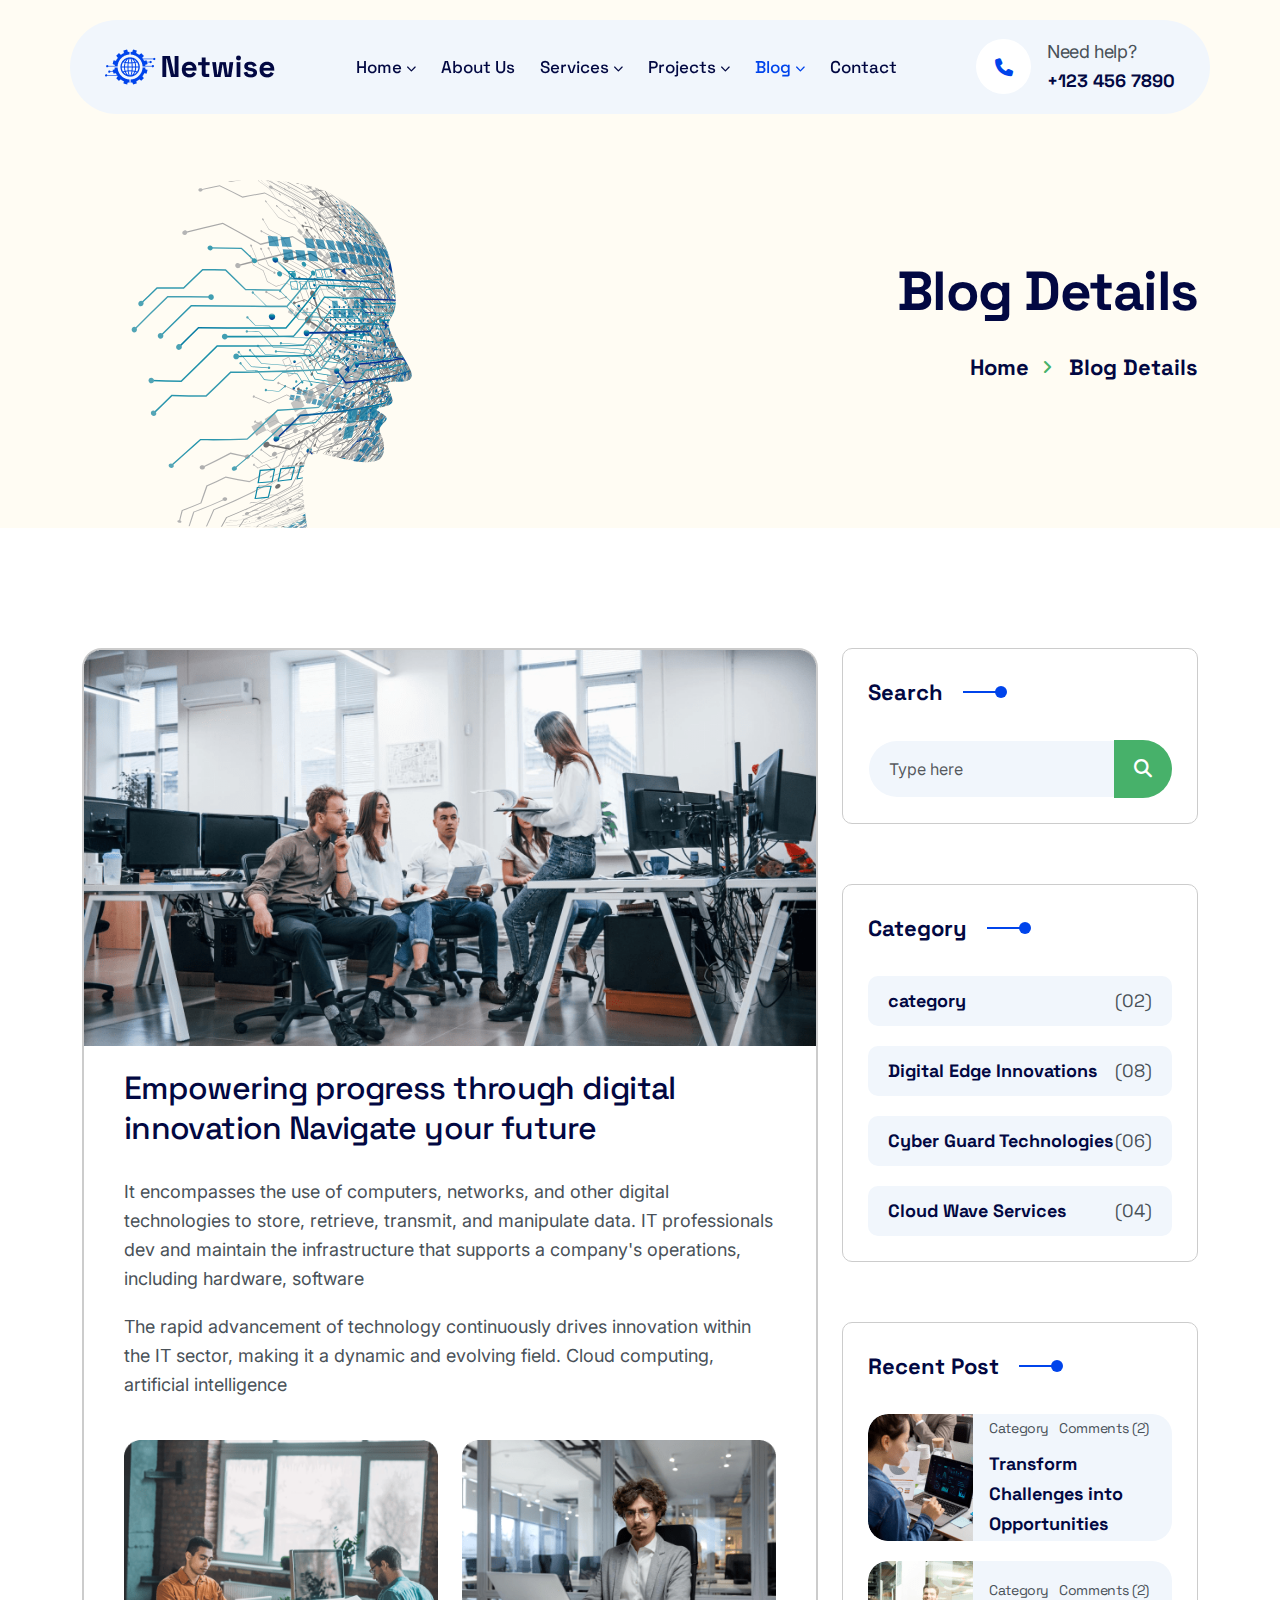
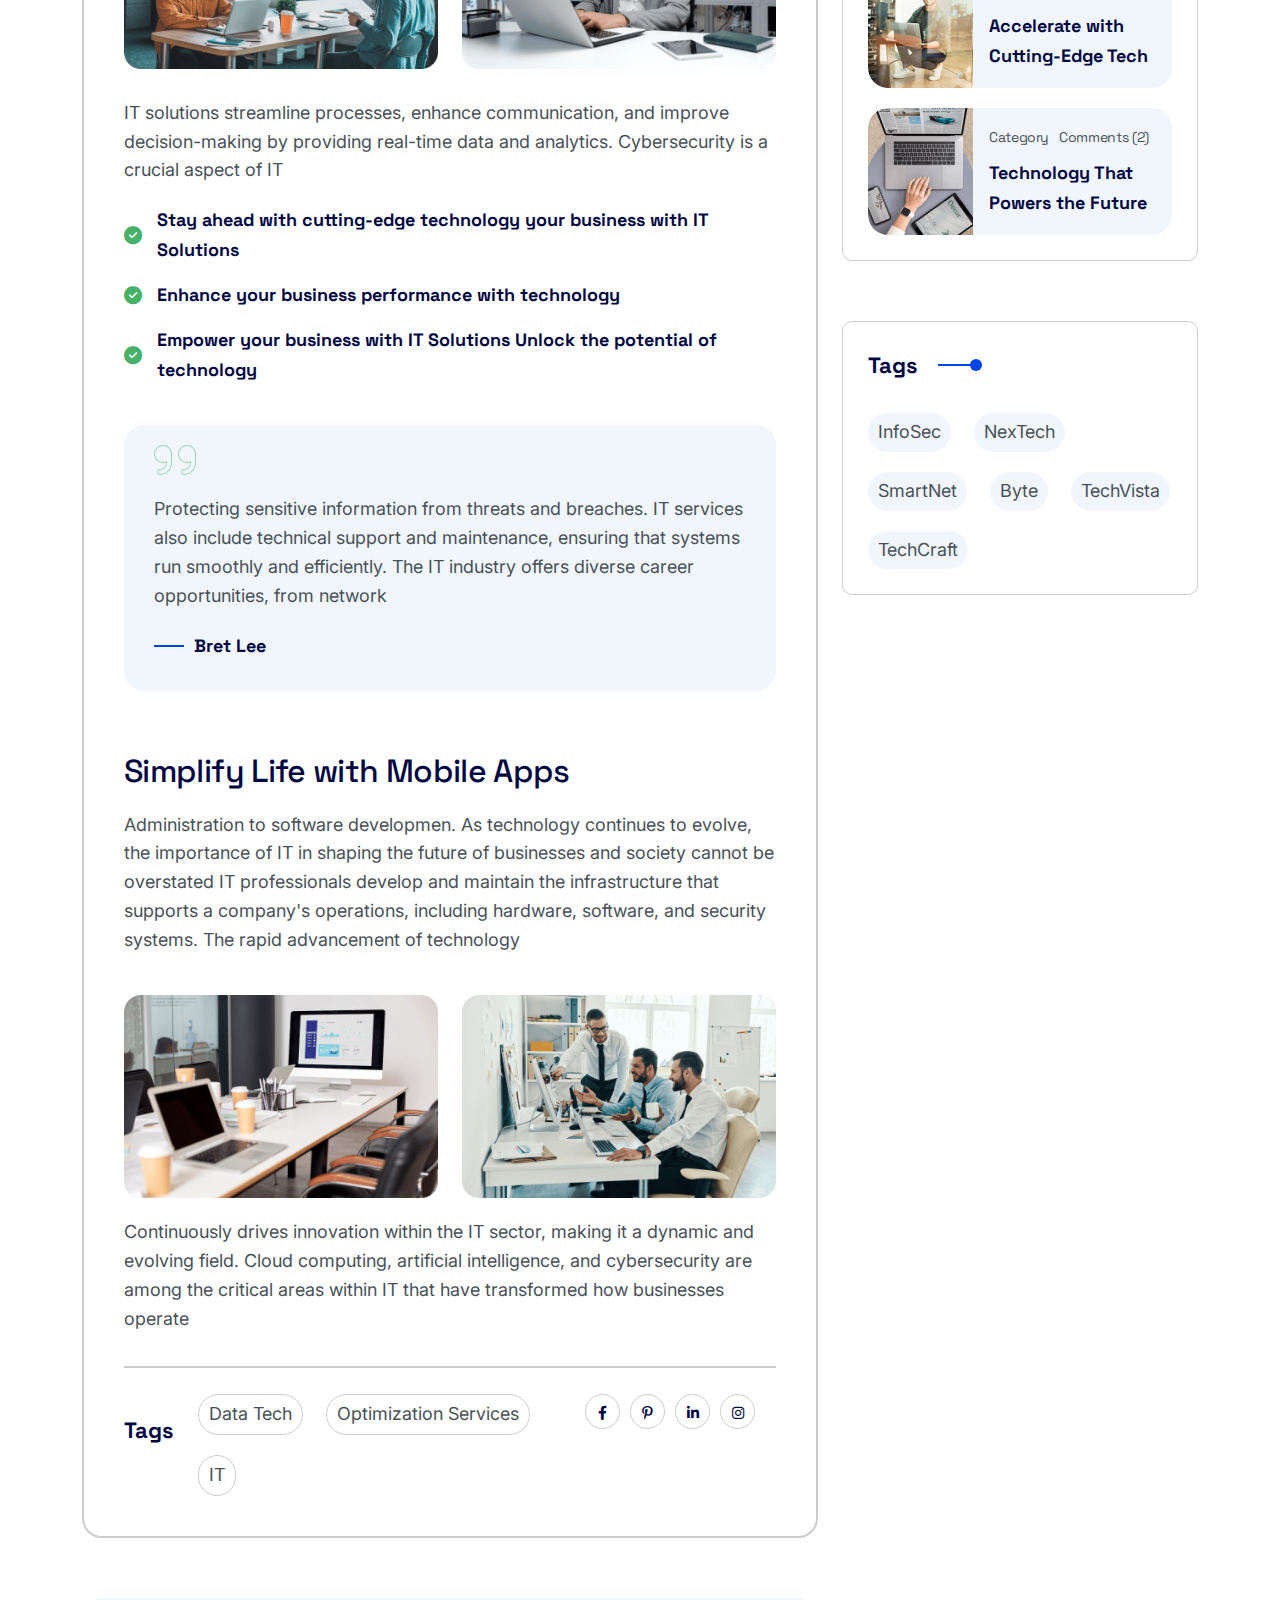
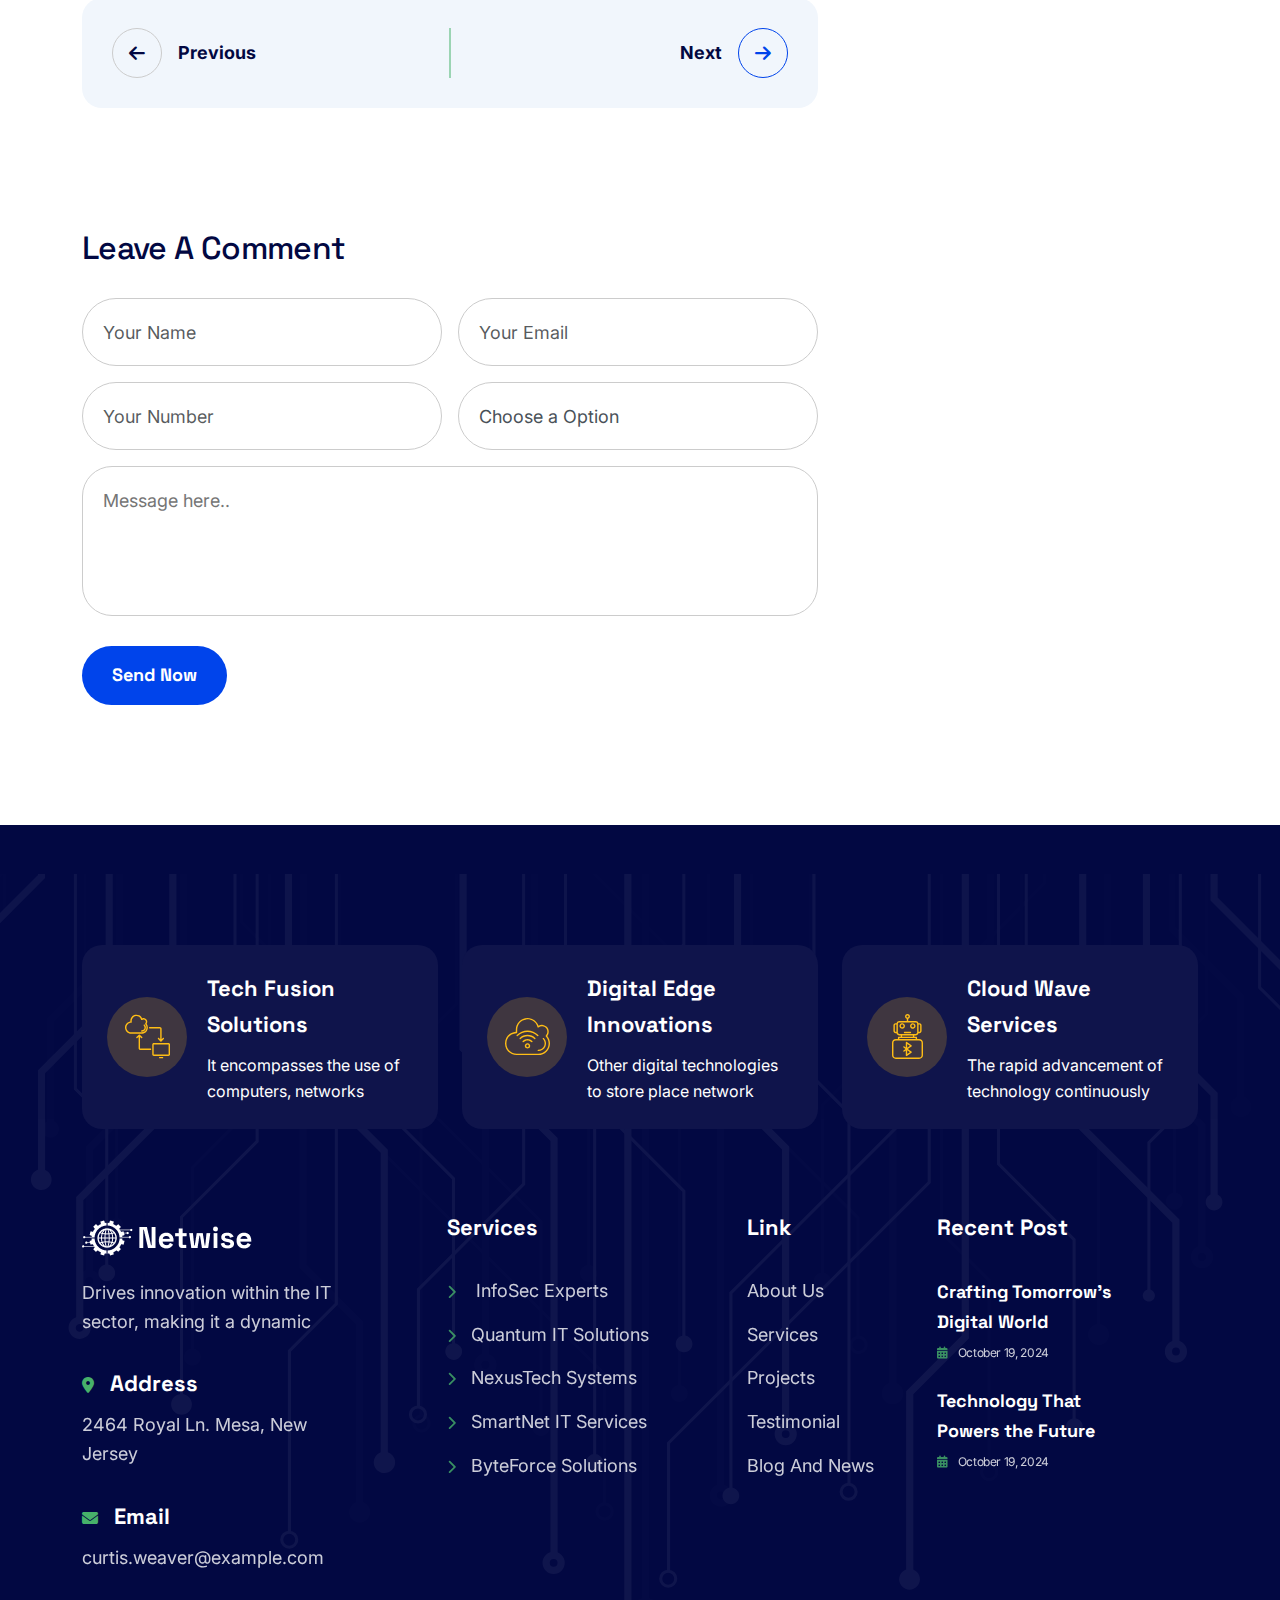
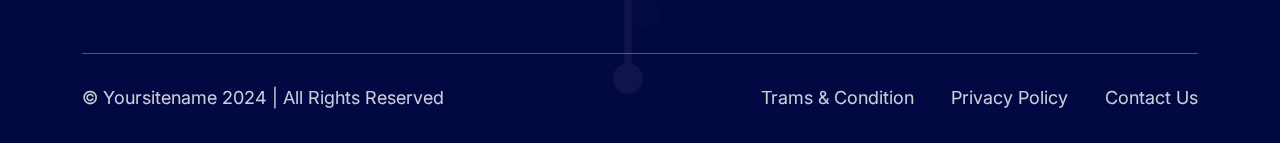
<file: blog-details.html>
<!DOCTYPE html>
<html lang="en">
  <head>
    <meta http-equiv="X-UA-Compatible" content="chrome=1" />
    <title>
      Netwise – IT Solutions &amp; Technology HTML Template Preview -
      ThemeForest
    </title>
    <meta
      name="description"
      content="&amp;lt;h2&amp;gt;&amp;lt;strong&amp;gt;Netwise – IT Solutions &amp;amp; Technology HTML Template&amp;lt;/strong&amp;gt;&amp;lt;/..."
    />
    <meta name="robots" content="noindex, nofollow" />
    <meta
      name="viewport"
      content="width=device-width, minimum-scale=1, maximum-scale=1"
    />
    <meta name="turbo-visit-control" content="reload" />

    <!-- favicon link here  -->
    <link
      rel="shortcut icon"
      href="assets/img/icon/favicon.png"
      type="image/x-icon"
    />
    <!-- css file here  -->
    <link rel="stylesheet" href="assets/css/bootstrap.min.css" />
    <link rel="stylesheet" href="assets/css/magnific-popup.css" />
    <link rel="stylesheet" href="assets/css/slick.css" />
    <link rel="stylesheet" href="assets/css/animate.min.css" />
    <link rel="stylesheet" href="assets/css/odometer-theme-minimal.css" />
    <link rel="stylesheet" href="assets/fontawsome/css/fontawesome.css" />
    <link rel="stylesheet" href="assets/css/style.css" />
  </head>
  <body>
    <!-- header section start  -->
    <header class="pn-header-section w-100" id="sticky-header">
      <nav class="navbar navbar-expand-lg p-0 d-none d-xl-flex">
        <div class="container pn-desktop-container background">
          <a class="navbar-brand m-0" href="index.html">
            <img src="assets/img/logo/logo.png" alt="logo" />
          </a>
          <div class="collapse navbar-collapse" id="navbarSupportedContent">
            <ul class="navbar-nav mx-auto mb-2 mb-lg-0">
              <li class="nav-item">
                <a class="nav-link" href="#"
                  >Home <i class="fas fa-chevron-down"></i>
                </a>
                <ul class="list-unstyled sub-menu">
                  <li><a href="index.html">Home One</a></li>
                  <li><a href="index-2.html">Home Two</a></li>
                </ul>
              </li>
              <li class="nav-item">
                <a class="nav-link" href="about.html">About Us</a>
              </li>
              <li class="nav-item">
                <a class="nav-link" href="#"
                  >Services <i class="fas fa-chevron-down"></i
                ></a>
                <ul class="list-unstyled sub-menu">
                  <li><a href="services.html">Service Single</a></li>
                  <li><a href="service-details.html">Service Details</a></li>
                </ul>
              </li>
              <li class="nav-item">
                <a class="nav-link" href="#"
                  >Projects <i class="fas fa-chevron-down"></i
                ></a>
                <ul class="list-unstyled sub-menu">
                  <li><a href="project.html">Project Single</a></li>
                  <li><a href="project-details.html">Project Details</a></li>
                </ul>
              </li>
              <li class="nav-item">
                <a class="nav-link active" href="#"
                  >Blog <i class="fas fa-chevron-down"></i
                ></a>
                <ul class="list-unstyled sub-menu">
                  <li><a href="blog.html">Blog Single</a></li>
                  <li><a href="blog-details.html">Blog Details</a></li>
                </ul>
              </li>
              <li class="nav-item">
                <a class="nav-link" href="contact.html">Contact</a>
              </li>
            </ul>
            <a
              href="tel:+1234567890"
              class="call-to-action d-flex align-items-center"
            >
              <div
                class="icon d-flex align-items-center justify-content-center rounded-pill"
              >
                <i class="fa-solid fa-phone"></i>
              </div>
              <div class="info">
                <p class="d-inline-block help">Need help?</p>
                <h5 class="number">+123 456 7890</h5>
              </div>
            </a>
          </div>
        </div>
      </nav>
      <!-- mobile navbar part start -->
      <div class="mobile-menu-area d-block d-xl-none">
        <div class="container">
          <!-- mobile topbar -->
          <div class="mobile-topbar">
            <div class="d-flex justify-content-between align-items-center">
              <div class="logo">
                <a href="index.html">
                  <img src="assets/img/logo/logo.png" alt="logo"
                /></a>
              </div>
              <div class="bars">
                <i class="fas fa-bars"></i>
              </div>
            </div>
          </div>
        </div>
        <!-- mobile menu -->
        <div class="mobile-menu-overlay"></div>
        <div class="mobile-menu-main">
          <div class="logo">
            <a href="index.html">
              <img src="assets/img/logo/logo.png" alt="logo"
            /></a>
          </div>
          <div class="close-mobile-menu"><i class="fas fa-times"></i></div>
          <div class="menu-body">
            <div class="menu-list">
              <ul class="list-unstyled">
                <li class="sub-mobile-menu">
                  <a href="#"
                    >Home <i class="fas fa-chevron-down float-end"></i
                  ></a>
                  <ul class="list-unstyled">
                    <li><a href="index.html">Home One</a></li>
                    <li><a href="index-2.html">Home Two</a></li>
                  </ul>
                </li>
                <li class="sub-mobile-menu">
                  <a href="about.html">About Us</a>
                </li>
                <li class="sub-mobile-menu">
                  <a href="#"
                    >Services <i class="fas fa-chevron-down float-end"></i
                  ></a>
                  <ul class="list-unstyled">
                    <li>
                      <a href="services.html">Service Single</a>
                    </li>
                    <li>
                      <a href="service-details.html">Service Details</a>
                    </li>
                  </ul>
                </li>
                <li class="sub-mobile-menu">
                  <a href="#"
                    >Projects <i class="fas fa-chevron-down float-end"></i
                  ></a>
                  <ul class="list-unstyled">
                    <li>
                      <a href="projects.html">Project Single</a>
                    </li>
                    <li>
                      <a href="project-details.html">Project Details</a>
                    </li>
                  </ul>
                </li>
                <li class="sub-mobile-menu">
                  <a href="#"
                    >Blog <i class="fas fa-chevron-down float-end"></i
                  ></a>
                  <ul class="list-unstyled">
                    <li>
                      <a href="blog.html">Blog Single</a>
                    </li>
                    <li>
                      <a href="blog-details.html">Blog Details</a>
                    </li>
                  </ul>
                </li>
                <li class="sub-mobile-menu">
                  <a href="contact.html">Contact</a>
                </li>
              </ul>
            </div>
          </div>
          <div class="call-us m-4">
            <a
              href="tel:(+1) 652-3698"
              class="call-to-action d-flex align-items-center"
            >
              <div
                class="icon d-flex justify-content-center align-items-center rounded-pill"
              >
                <i class="fa-solid fa-phone"></i>
              </div>
              <div class="info">
                <p class="help">Need help?</p>
                <h5 class="number">(+1) 652-3698</h5>
              </div>
            </a>
          </div>
        </div>
      </div>
      <!-- mobile navbar part end -->
    </header>
    <!-- header section end  -->
    <main>
      <!-- breadcrumb section start  -->
      <section class="breadcrumb-section">
        <div class="container">
          <div class="row g-4">
            <div class="col-lg-4 align-self-center">
              <div class="breadcrumb-img">
                <img
                  src="assets/img/img/breadcrumb-image.svg"
                  alt="breadcrumb-image"
                />
              </div>
            </div>
            <div class="col-lg-8 align-self-center">
              <div class="breadcrumb-text text-center text-md-end">
                <h1 class="heading-two">Blog Details</h1>
                <ul
                  class="list-unstyled d-flex align-items-center justify-content-center justify-content-md-end mt-30"
                >
                  <li><a href="index.html">Home</a></li>
                  <li>Blog Details</li>
                </ul>
              </div>
            </div>
          </div>
        </div>
      </section>
      <!-- breadcrumb section end  -->
      <!-- blog section start  -->
      <section class="blog-section blog-details pt-120 pb-120">
        <div class="container">
          <div class="row g-4">
            <div class="col-lg-8">
              <div class="blog-details-wrapper br-20">
                <div class="blog-details banner">
                  <div class="image">
                    <img
                      src="assets/img/blog/blog-details-banner.png"
                      alt="blog-details-banner"
                      class="w-100 img-fluid"
                    />
                  </div>
                </div>
                <div class="blog-description">
                  <h3 class="heading-three mb-30">
                    Empowering progress through digital innovation Navigate your
                    future
                  </h3>
                  <p>
                    It encompasses the use of computers, networks, and other
                    digital technologies to store, retrieve, transmit, and
                    manipulate data. IT professionals dev and maintain the
                    infrastructure that supports a company's operations,
                    including hardware, software
                  </p>
                  <p>
                    The rapid advancement of technology continuously drives
                    innovation within the IT sector, making it a dynamic and
                    evolving field. Cloud computing, artificial intelligence
                  </p>
                  <div class="inner-image mt-40 mb-30">
                    <div class="row g-4">
                      <div class="col-lg-6">
                        <div class="image br-20">
                          <img
                            src="assets/img/blog/blog-details-inner-img-1.png"
                            alt="blog-details-inner-img-1"
                            class="w-100 img-fluid"
                          />
                        </div>
                      </div>
                      <div class="col-lg-6">
                        <div class="image br-20">
                          <img
                            src="assets/img/blog/blog-details-inner-img-2.png"
                            alt="blog-details-inner-img-2"
                            class="w-100 img-fluid"
                          />
                        </div>
                      </div>
                    </div>
                  </div>
                  <p>
                    IT solutions streamline processes, enhance communication,
                    and improve decision-making by providing real-time data and
                    analytics. Cybersecurity is a crucial aspect of IT
                  </p>
                  <div class="list-info">
                    <ul class="list-unstyled">
                      <li class="d-flex align-items-center">
                        <i class="fa-solid fa-circle-check"></i> Stay ahead with
                        cutting-edge technology your business with IT Solutions
                      </li>
                      <li class="d-flex align-items-center">
                        <i class="fa-solid fa-circle-check"></i> Enhance your
                        business performance with technology
                      </li>
                      <li class="d-flex align-items-center">
                        <i class="fa-solid fa-circle-check"></i> Empower your
                        business with IT Solutions Unlock the potential of
                        technology
                      </li>
                    </ul>
                  </div>
                  <blockquote class="quote-content br-20 mt-40">
                    <img
                      src="assets/img/icon/queto-icon.svg"
                      alt="queto-icon.svg"
                    />
                    <p>
                      Protecting sensitive information from threats and
                      breaches. IT services also include technical support and
                      maintenance, ensuring that systems run smoothly and
                      efficiently. The IT industry offers diverse career
                      opportunities, from network
                    </p>
                    <h5 class="heading-five writers position-relative">
                      Bret Lee
                    </h5>
                  </blockquote>
                  <h3 class="heading-three mb-20">
                    Simplify Life with Mobile Apps
                  </h3>
                  <p>
                    Administration to software developmen. As technology
                    continues to evolve, the importance of IT in shaping the
                    future of businesses and society cannot be overstated IT
                    professionals develop and maintain the infrastructure that
                    supports a company's operations, including hardware,
                    software, and security systems. The rapid advancement of
                    technology
                  </p>
                  <div class="inner-image mt-40 mb-20">
                    <div class="row g-4">
                      <div class="col-lg-6">
                        <div class="image br-20">
                          <img
                            src="assets/img/blog/blog-details-inner-img-3.png"
                            alt="blog-details-inner-img-3"
                            class="w-100 img-fluid"
                          />
                        </div>
                      </div>
                      <div class="col-lg-6">
                        <div class="image br-20">
                          <img
                            src="assets/img/blog/blog-details-inner-img-4.png"
                            alt="blog-details-inner-img-4"
                            class="w-100 img-fluid"
                          />
                        </div>
                      </div>
                    </div>
                  </div>
                  <p>
                    Continuously drives innovation within the IT sector, making
                    it a dynamic and evolving field. Cloud computing, artificial
                    intelligence, and cybersecurity are among the critical areas
                    within IT that have transformed how businesses operate
                  </p>
                  <div class="tags-and-social">
                    <div class="row g-4">
                      <div class="col-lg-8">
                        <div
                          class="tags style-2 d-flex gap-4 align-items-center"
                        >
                          <h4
                            class="heading-four widget-title mb-30 position-relative d-inline-block"
                          >
                            Tags
                          </h4>
                          <ul class="list-unstyled tag-list d-flex flex-wrap">
                            <li><a href="#">Data Tech </a></li>
                            <li><a href="#">Optimization Services</a></li>
                            <li><a href="#">IT </a></li>
                          </ul>
                        </div>
                      </div>
                      <div class="col-lg-4">
                        <div class="social-icon-box">
                          <ul
                            class="list-unstyled d-flex align-items-center justify-content-center g-2 flex-wrap"
                          >
                            <li>
                              <a href="#" class="rounded-pill"
                                ><i class="fab fa-facebook-f"></i
                              ></a>
                            </li>
                            <li>
                              <a href="#" class="rounded-pill"
                                ><i class="fa-brands fa-pinterest-p"></i
                              ></a>
                            </li>
                            <li>
                              <a href="#" class="rounded-pill"
                                ><i class="fa-brands fa-linkedin-in"></i
                              ></a>
                            </li>
                            <li>
                              <a href="#" class="rounded-pill"
                                ><i class="fab fa-instagram"></i
                              ></a>
                            </li>
                          </ul>
                        </div>
                      </div>
                    </div>
                  </div>
                </div>
              </div>
              <div class="blog-details-paginations br-20">
                <ul
                  class="list-unstyled d-flex justify-content-between align-items-center gap-4 h-100 position-relative"
                >
                  <li>
                    <a href="#" class="d-flex align-items-center gap-3">
                      <span
                        class="icon d-flex align-items-center justify-content-center rounded-pill"
                        ><i class="fa-solid fa-arrow-left"></i
                      ></span>
                      Previous
                    </a>
                  </li>
                  <li>
                    <a href="#" class="active d-flex align-items-center gap-3">
                      Next
                      <span
                        class="icon d-flex align-items-center justify-content-center rounded-pill"
                        ><i class="fa-solid fa-arrow-right"></i
                      ></span>
                    </a>
                  </li>
                </ul>
              </div>
              <div class="form style-2 pt-120">
                <h3 class="heading-three mb-30">Leave A Comment</h3>
                <form action="#">
                  <div class="row g-3 mb-10">
                    <div class="col-lg-6">
                      <div class="input-group">
                        <input
                          type="text"
                          class="form-control form-field shadow-none"
                          placeholder="Your Name"
                        />
                      </div>
                    </div>
                    <div class="col-lg-6">
                      <div class="input-group">
                        <input
                          type="email"
                          class="form-control form-field shadow-none"
                          placeholder="Your Email"
                        />
                      </div>
                    </div>
                    <div class="col-lg-6">
                      <div class="input-group">
                        <input
                          type="tel"
                          class="form-control form-field shadow-none"
                          placeholder="Your Number"
                        />
                      </div>
                    </div>
                    <div class="col-lg-6">
                      <div class="input-group">
                        <select
                          class="form-select form-field shadow-none"
                          aria-label="Default select example"
                        >
                          <option value="">Choose a Option</option>
                          <option value="">Barishal</option>
                          <option value="">Rangpur</option>
                          <option value="">Sylhet</option>
                        </select>
                      </div>
                    </div>
                    <div class="col-lg-12 pb-20">
                      <div class="input-group">
                        <textarea
                          class="form-field textarea-control"
                          placeholder="Message here.."
                        ></textarea>
                      </div>
                    </div>
                  </div>
                  <button type="submit" class="theme-btn border-0">
                    Send Now
                  </button>
                </form>
              </div>
            </div>
            <div class="col-lg-4">
              <aside class="blog-sidebar">
                <div class="sidebar-widget">
                  <h4
                    class="heading-four widget-title mb-30 position-relative d-inline-block"
                  >
                    Search
                  </h4>
                  <form action="">
                    <div class="input-group position-relative">
                      <input
                        type="text"
                        class="form-control shadow-none rounded-pill"
                        placeholder="Type here"
                      />
                      <button
                        class="search-btn position-absolute top-50 translate-middle-y border-0 end-0"
                        type="submit"
                      >
                        <i class="fas fa-search"></i>
                      </button>
                    </div>
                  </form>
                </div>
                <div class="sidebar-widget">
                  <div class="category">
                    <h4
                      class="heading-four widget-title mb-30 position-relative d-inline-block"
                    >
                      Category
                    </h4>
                    <ul class="list-unstyled category-list">
                      <li>
                        <a href="#">category <span>(02)</span></a>
                      </li>
                      <li>
                        <a href="#"
                          >Digital Edge Innovations <span>(08)</span></a
                        >
                      </li>
                      <li>
                        <a href="#"
                          >Cyber Guard Technologies <span>(06)</span></a
                        >
                      </li>
                      <li>
                        <a href="#">Cloud Wave Services <span>(04)</span></a>
                      </li>
                    </ul>
                  </div>
                </div>
                <div class="sidebar-widget">
                  <div class="recent-blog">
                    <h4
                      class="heading-four widget-title mb-30 position-relative d-inline-block"
                    >
                      Recent Post
                    </h4>
                    <div class="blog-sm-item d-flex align-items-center gap-3">
                      <div class="thumb flex-shrink-0">
                        <a href="blog-details.html" class="w-100 d-block">
                          <img
                            src="assets/img/blog/blog-sm-img-1.png"
                            alt="blog-sm-img-1"
                            class="img-fluid w-100"
                          />
                        </a>
                      </div>
                      <div class="text">
                        <ul
                          class="list-unstyled blog-meta d-flex align-items-center flex-wrap"
                        >
                          <li><a href="blog-details.html">Category </a></li>
                          <li>
                            <a href="blog-details.html">Comments (2)</a>
                          </li>
                        </ul>
                        <h5 class="heading-five blog-title">
                          <a href="blog-details.html"
                            >Transform Challenges into Opportunities</a
                          >
                        </h5>
                      </div>
                    </div>
                    <div class="blog-sm-item d-flex align-items-center gap-3">
                      <div class="thumb flex-shrink-0">
                        <a href="blog-details.html" class="w-100 d-block">
                          <img
                            src="assets/img/blog/blog-sm-img-2.png"
                            alt="blog-sm-img-2"
                            class="img-fluid w-100"
                          />
                        </a>
                      </div>
                      <div class="text">
                        <ul
                          class="list-unstyled blog-meta d-flex align-items-center flex-wrap"
                        >
                          <li><a href="blog-details.html">Category </a></li>
                          <li>
                            <a href="blog-details.html">Comments (2)</a>
                          </li>
                        </ul>
                        <h5 class="heading-five blog-title">
                          <a href="blog-details.html"
                            >Accelerate with Cutting-Edge Tech</a
                          >
                        </h5>
                      </div>
                    </div>
                    <div class="blog-sm-item d-flex align-items-center gap-3">
                      <div class="thumb flex-shrink-0">
                        <a href="blog-details.html" class="w-100 d-block">
                          <img
                            src="assets/img/blog/blog-sm-img-3.png"
                            alt="blog-sm-img-3"
                            class="img-fluid w-100"
                          />
                        </a>
                      </div>
                      <div class="text">
                        <ul
                          class="list-unstyled blog-meta d-flex align-items-center flex-wrap"
                        >
                          <li><a href="blog-details.html">Category </a></li>
                          <li>
                            <a href="blog-details.html">Comments (2)</a>
                          </li>
                        </ul>
                        <h5 class="heading-five blog-title">
                          <a href="blog-details.html"
                            >Technology That Powers the Future</a
                          >
                        </h5>
                      </div>
                    </div>
                  </div>
                </div>
                <div class="sidebar-widget">
                  <div class="tags">
                    <h4
                      class="heading-four widget-title mb-30 position-relative d-inline-block"
                    >
                      Tags
                    </h4>
                    <ul class="list-unstyled tag-list d-flex flex-wrap">
                      <li><a href="#">InfoSec</a></li>
                      <li><a href="#">NexTech</a></li>
                      <li><a href="#">SmartNet </a></li>
                      <li><a href="#">Byte</a></li>
                      <li><a href="#">TechVista</a></li>
                      <li><a href="#">TechCraft</a></li>
                    </ul>
                  </div>
                </div>
              </aside>
            </div>
          </div>
        </div>
      </section>
      <!-- blog section end  -->
    </main>
    <!-- footer section start  -->
    <footer class="footer-section">
      <div class="footer-bg" data-background="assets/img/bg/footer-bg.svg">
        <div class="container">
          <div class="footer-services">
            <div class="row g-4">
              <div class="col-xl-4 col-md-6">
                <div
                  class="footer-service-item d-flex align-items-center br-20"
                >
                  <div
                    class="icon flex-shrink-0 d-flex align-items-center justify-content-center rounded-pill"
                  >
                    <img
                      src="assets/img/icon/footer-sort-icon-1.svg"
                      alt="footer-sort-icon-1"
                    />
                  </div>
                  <div class="text">
                    <h4 class="heading-four text-white mb-10">
                      Tech Fusion Solutions
                    </h4>
                    <p class="text-white">
                      It encompasses the use of computers, networks
                    </p>
                  </div>
                </div>
              </div>
              <div class="col-xl-4 col-md-6">
                <div
                  class="footer-service-item d-flex align-items-center br-20"
                >
                  <div
                    class="icon flex-shrink-0 d-flex align-items-center justify-content-center rounded-pill"
                  >
                    <img
                      src="assets/img/icon/footer-sort-icon-2.svg"
                      alt="footer-sort-icon-2"
                    />
                  </div>
                  <div class="text">
                    <h4 class="heading-four text-white mb-10">
                      Digital Edge Innovations
                    </h4>
                    <p class="text-white">
                      Other digital technologies to store place network
                    </p>
                  </div>
                </div>
              </div>
              <div class="col-xl-4 col-md-6">
                <div
                  class="footer-service-item d-flex align-items-center br-20"
                >
                  <div
                    class="icon flex-shrink-0 d-flex align-items-center justify-content-center rounded-pill"
                  >
                    <img
                      src="assets/img/icon/footer-sort-icon-3.svg"
                      alt="footer-sort-icon-3"
                    />
                  </div>
                  <div class="text">
                    <h4 class="heading-four text-white mb-10">
                      Cloud Wave Services
                    </h4>
                    <p class="text-white">
                      The rapid advancement of technology continuously
                    </p>
                  </div>
                </div>
              </div>
            </div>
          </div>
          <div class="row g-4">
            <div class="col-lg-3">
              <div class="footer-widget contact-widget">
                <div class="logo">
                  <img src="assets/img/logo/logo-white.png" alt="logo-white" />
                </div>
                <p>
                  Drives innovation within the IT sector, making it a dynamic
                </p>
                <ul class="list-unstyled contact-info">
                  <li>
                    <h4 class="heading-four text-white contact-title">
                      <i class="fa-solid fa-location-dot"></i> Address
                    </h4>
                    <p>2464 Royal Ln. Mesa, New Jersey</p>
                  </li>
                  <li>
                    <h4 class="heading-four text-white contact-title">
                      <i class="fa-solid fa-envelope"></i> Email
                    </h4>
                    <a href="mailto:curtis.weaver@example.com"
                      >curtis.weaver@example.com</a
                    >
                  </li>
                </ul>
              </div>
            </div>
            <div class="col-lg-4">
              <div class="footer-widget services-widget">
                <h4 class="heading-four footer-title text-white">Services</h4>
                <ul class="list-unstyled links">
                  <li>
                    <a href="services.html"
                      ><i class="fa-solid fa-chevron-right"></i> InfoSec
                      Experts</a
                    >
                  </li>
                  <li>
                    <a href="services.html"
                      ><i class="fa-solid fa-chevron-right"></i>Quantum IT
                      Solutions</a
                    >
                  </li>
                  <li>
                    <a href="services.html"
                      ><i class="fa-solid fa-chevron-right"></i>NexusTech
                      Systems</a
                    >
                  </li>
                  <li>
                    <a href="services.html"
                      ><i class="fa-solid fa-chevron-right"></i>SmartNet IT
                      Services</a
                    >
                  </li>
                  <li>
                    <a href="services.html"
                      ><i class="fa-solid fa-chevron-right"></i>ByteForce
                      Solutions</a
                    >
                  </li>
                </ul>
              </div>
            </div>
            <div class="col-lg-2">
              <div class="footer-widget">
                <h4 class="heading-four footer-title text-white">Link</h4>
                <ul class="list-unstyled links">
                  <li><a href="about.html">About Us</a></li>
                  <li><a href="services.html">Services</a></li>
                  <li><a href="project.html">Projects</a></li>
                  <li><a href="#">Testimonial</a></li>
                  <li><a href="blog.html">Blog And News</a></li>
                </ul>
              </div>
            </div>
            <div class="col-lg-3">
              <div class="footer-widget recent-post-widget">
                <h4 class="heading-four footer-title text-white">
                  Recent Post
                </h4>
                <a href="blog.html" class="recent-post">
                  <h4 class="heading-five text-white">
                    Crafting Tomorrow’s Digital World
                  </h4>
                  <span class="date">
                    <i class="fa-solid fa-calendar-days"></i>October 19,
                    2024</span
                  >
                </a>
                <a href="blog.html" class="recent-post">
                  <h4 class="heading-five text-white">
                    Technology That Powers the Future
                  </h4>
                  <span class="date">
                    <i class="fa-solid fa-calendar-days"></i>October 19,
                    2024</span
                  >
                </a>
              </div>
            </div>
          </div>
          <div class="footer-copyright">
            <div class="row g-4">
              <div class="col-lg-6">
                <div class="copyright">
                  <p>© Yoursitename 2024 | All Rights Reserved</p>
                </div>
              </div>
              <div class="col-lg-6">
                <div class="footer-link text-center text-lg-end">
                  <a href="#">Trams & Condition</a>
                  <a href="#">Privacy Policy</a>
                  <a href="#">Contact Us</a>
                </div>
              </div>
            </div>
          </div>
        </div>
      </div>
    </footer>
    <!-- footer section end  -->

    <!-- js file  here -->
    <script src="assets/js/vender/jquery-3.6.4.min.js"></script>
    <script src="assets/js/bootstrap.bundle.min.js"></script>
    <script src="assets/js/gsap.js"></script>
    <script src="assets/js/gsap-scroll-trigger.js"></script>
    <script src="assets/js/gsap-split-text.js"></script>
    <script src="assets/js/jquery.appear.js"></script>
    <script src="assets/js/odometer.min.js"></script>
    <script src="assets/js/slick.min.js"></script>
    <script src="assets/js/jquery.magnific-popup.min.js"></script>
    <script src="assets/js/main.js"></script>
  </body>
</html>
</file>
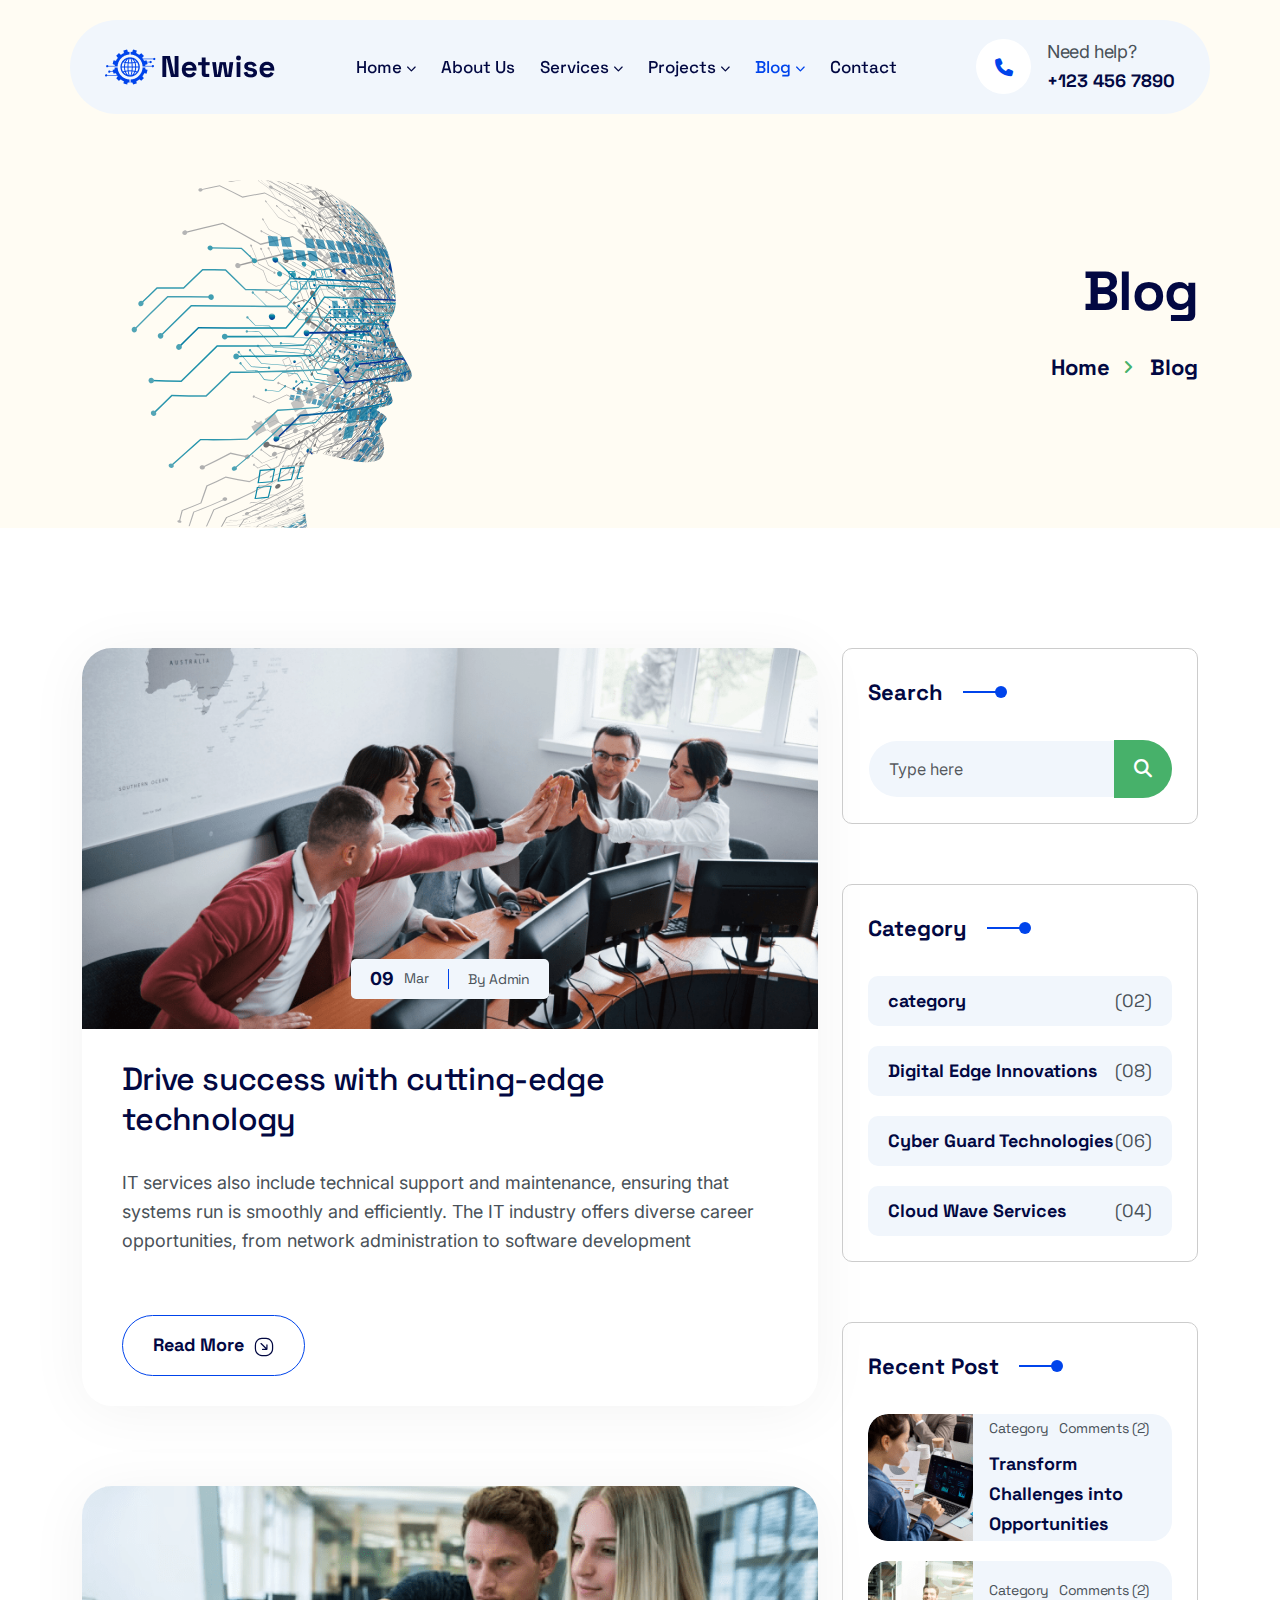
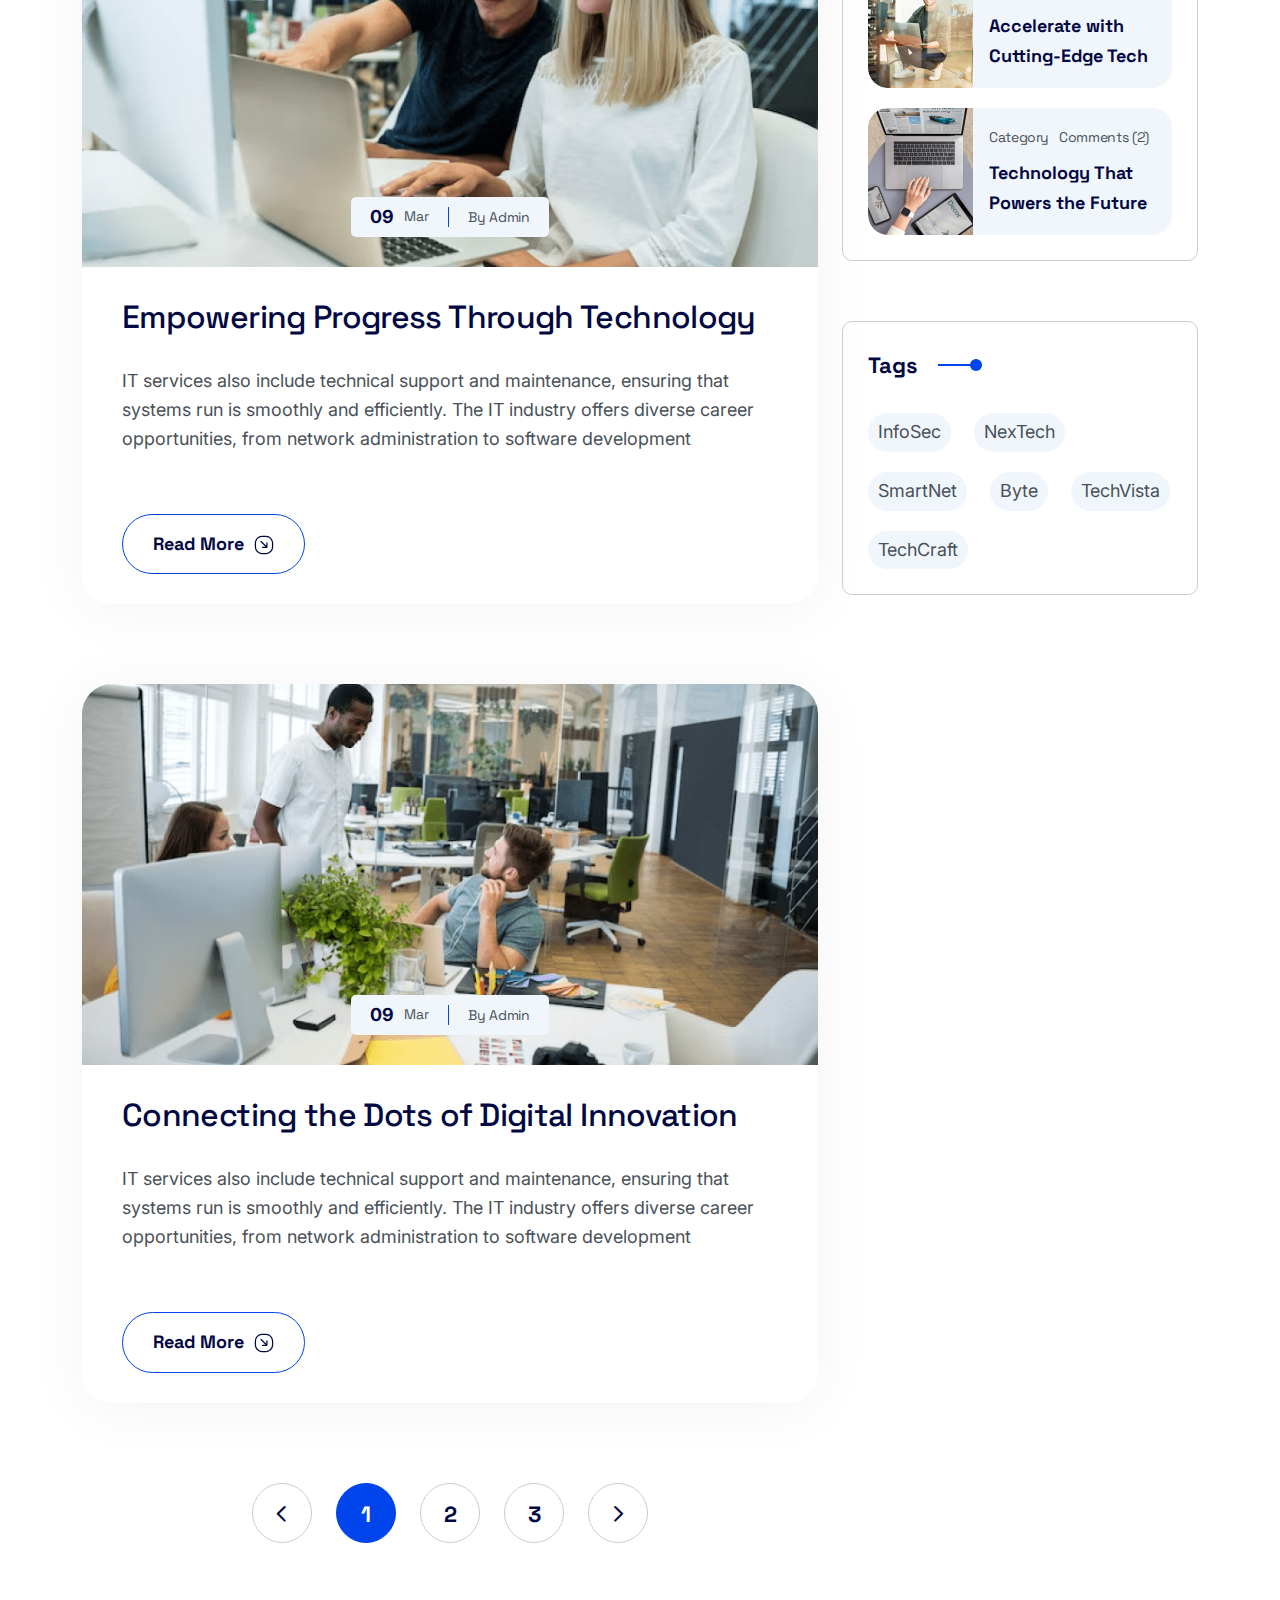
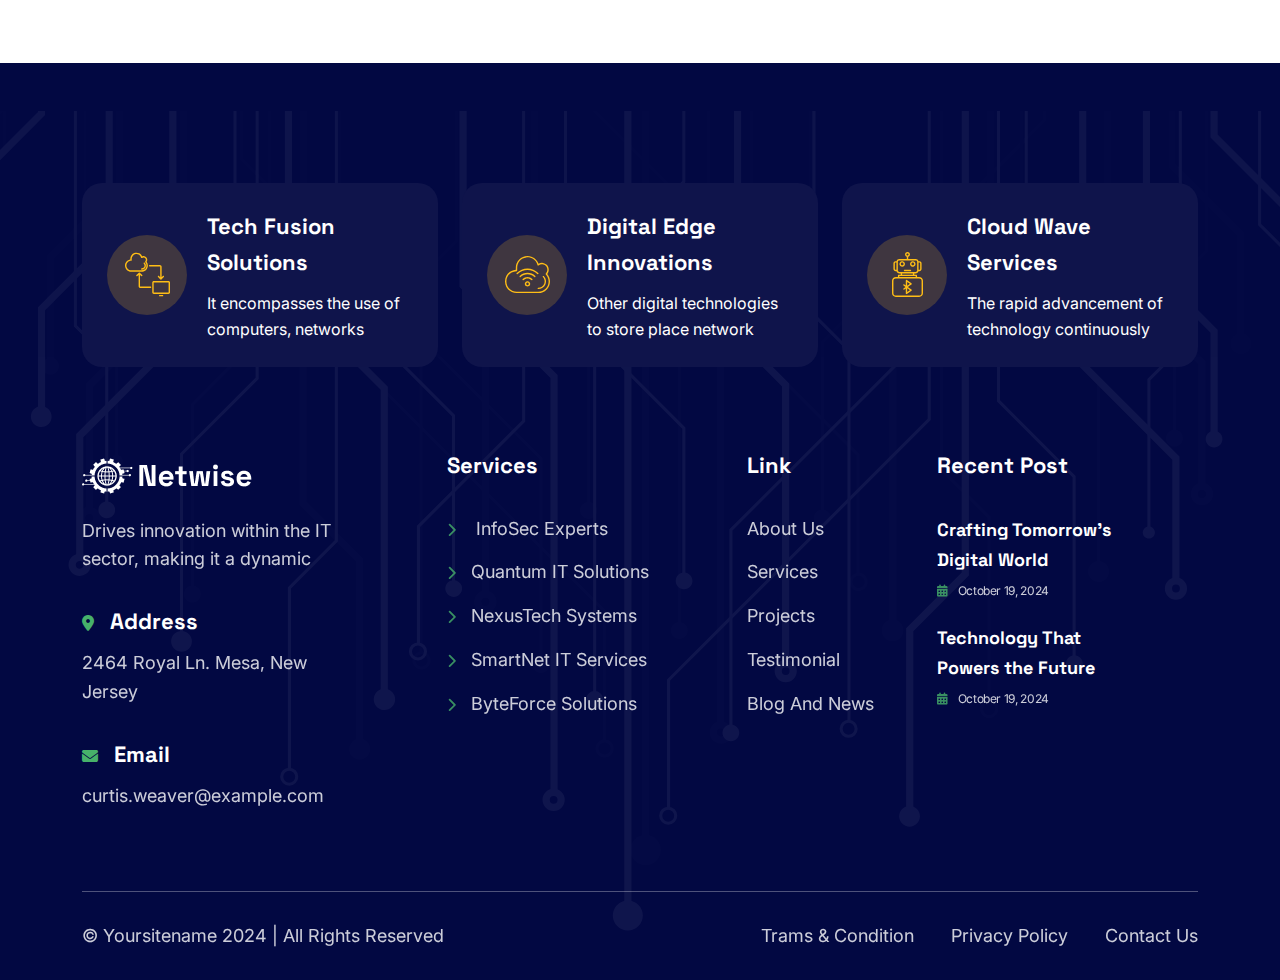
<file: blog.html>
<!DOCTYPE html>
<html lang="en">
  <head>
    <meta http-equiv="X-UA-Compatible" content="chrome=1" />
    <title>
      Netwise – IT Solutions &amp; Technology HTML Template Preview -
      ThemeForest
    </title>
    <meta
      name="description"
      content="&amp;lt;h2&amp;gt;&amp;lt;strong&amp;gt;Netwise – IT Solutions &amp;amp; Technology HTML Template&amp;lt;/strong&amp;gt;&amp;lt;/..."
    />
    <meta name="robots" content="noindex, nofollow" />
    <meta
      name="viewport"
      content="width=device-width, minimum-scale=1, maximum-scale=1"
    />
    <meta name="turbo-visit-control" content="reload" />

    <!-- favicon link here  -->
    <link
      rel="shortcut icon"
      href="assets/img/icon/favicon.png"
      type="image/x-icon"
    />
    <!-- css file here  -->
    <link rel="stylesheet" href="assets/css/bootstrap.min.css" />
    <link rel="stylesheet" href="assets/css/magnific-popup.css" />
    <link rel="stylesheet" href="assets/css/slick.css" />
    <link rel="stylesheet" href="assets/css/animate.min.css" />
    <link rel="stylesheet" href="assets/css/odometer-theme-minimal.css" />
    <link rel="stylesheet" href="assets/fontawsome/css/fontawesome.css" />
    <link rel="stylesheet" href="assets/css/style.css" />
  </head>
  <body>
    <!-- header section start  -->
    <header class="pn-header-section w-100" id="sticky-header">
      <nav class="navbar navbar-expand-lg p-0 d-none d-xl-flex">
        <div class="container pn-desktop-container background">
          <a class="navbar-brand m-0" href="index.html">
            <img src="assets/img/logo/logo.png" alt="logo" />
          </a>
          <div class="collapse navbar-collapse" id="navbarSupportedContent">
            <ul class="navbar-nav mx-auto mb-2 mb-lg-0">
              <li class="nav-item">
                <a class="nav-link" href="#"
                  >Home <i class="fas fa-chevron-down"></i>
                </a>
                <ul class="list-unstyled sub-menu">
                  <li><a href="index.html">Home One</a></li>
                  <li><a href="index-2.html">Home Two</a></li>
                </ul>
              </li>
              <li class="nav-item">
                <a class="nav-link" href="about.html">About Us</a>
              </li>
              <li class="nav-item">
                <a class="nav-link" href="#"
                  >Services <i class="fas fa-chevron-down"></i
                ></a>
                <ul class="list-unstyled sub-menu">
                  <li><a href="services.html">Service Single</a></li>
                  <li><a href="service-details.html">Service Details</a></li>
                </ul>
              </li>
              <li class="nav-item">
                <a class="nav-link" href="#"
                  >Projects <i class="fas fa-chevron-down"></i
                ></a>
                <ul class="list-unstyled sub-menu">
                  <li><a href="project.html">Project Single</a></li>
                  <li><a href="project-details.html">Project Details</a></li>
                </ul>
              </li>
              <li class="nav-item">
                <a class="nav-link active" href="#"
                  >Blog <i class="fas fa-chevron-down"></i
                ></a>
                <ul class="list-unstyled sub-menu">
                  <li><a href="blog.html">Blog Single</a></li>
                  <li><a href="blog-details.html">Blog Details</a></li>
                </ul>
              </li>
              <li class="nav-item">
                <a class="nav-link" href="contact.html">Contact</a>
              </li>
            </ul>
            <a
              href="tel:+1234567890"
              class="call-to-action d-flex align-items-center"
            >
              <div
                class="icon d-flex align-items-center justify-content-center rounded-pill"
              >
                <i class="fa-solid fa-phone"></i>
              </div>
              <div class="info">
                <p class="d-inline-block help">Need help?</p>
                <h5 class="number">+123 456 7890</h5>
              </div>
            </a>
          </div>
        </div>
      </nav>
      <!-- mobile navbar part start -->
      <div class="mobile-menu-area d-block d-xl-none">
        <div class="container">
          <!-- mobile topbar -->
          <div class="mobile-topbar">
            <div class="d-flex justify-content-between align-items-center">
              <div class="logo">
                <a href="index.html">
                  <img src="assets/img/logo/logo.png" alt="logo"
                /></a>
              </div>
              <div class="bars">
                <i class="fas fa-bars"></i>
              </div>
            </div>
          </div>
        </div>
        <!-- mobile menu -->
        <div class="mobile-menu-overlay"></div>
        <div class="mobile-menu-main">
          <div class="logo">
            <a href="index.html">
              <img src="assets/img/logo/logo.png" alt="logo"
            /></a>
          </div>
          <div class="close-mobile-menu"><i class="fas fa-times"></i></div>
          <div class="menu-body">
            <div class="menu-list">
              <ul class="list-unstyled">
                <li class="sub-mobile-menu">
                  <a href="#"
                    >Home <i class="fas fa-chevron-down float-end"></i
                  ></a>
                  <ul class="list-unstyled">
                    <li><a href="index.html">Home One</a></li>
                    <li><a href="index-2.html">Home Two</a></li>
                  </ul>
                </li>
                <li class="sub-mobile-menu">
                  <a href="about.html">About Us</a>
                </li>
                <li class="sub-mobile-menu">
                  <a href="#"
                    >Services <i class="fas fa-chevron-down float-end"></i
                  ></a>
                  <ul class="list-unstyled">
                    <li>
                      <a href="services.html">Service Single</a>
                    </li>
                    <li>
                      <a href="service-details.html">Service Details</a>
                    </li>
                  </ul>
                </li>
                <li class="sub-mobile-menu">
                  <a href="#"
                    >Projects <i class="fas fa-chevron-down float-end"></i
                  ></a>
                  <ul class="list-unstyled">
                    <li>
                      <a href="projects.html">Project Single</a>
                    </li>
                    <li>
                      <a href="project-details.html">Project Details</a>
                    </li>
                  </ul>
                </li>
                <li class="sub-mobile-menu">
                  <a href="#"
                    >Blog <i class="fas fa-chevron-down float-end"></i
                  ></a>
                  <ul class="list-unstyled">
                    <li>
                      <a href="blog.html">Blog Single</a>
                    </li>
                    <li>
                      <a href="blog-details.html">Blog Details</a>
                    </li>
                  </ul>
                </li>
                <li class="sub-mobile-menu">
                  <a href="contact.html">Contact</a>
                </li>
              </ul>
            </div>
          </div>
          <div class="call-us m-4">
            <a
              href="tel:(+1) 652-3698"
              class="call-to-action d-flex align-items-center"
            >
              <div
                class="icon d-flex justify-content-center align-items-center rounded-pill"
              >
                <i class="fa-solid fa-phone"></i>
              </div>
              <div class="info">
                <p class="help">Need help?</p>
                <h5 class="number">(+1) 652-3698</h5>
              </div>
            </a>
          </div>
        </div>
      </div>
      <!-- mobile navbar part end -->
    </header>
    <!-- header section end  -->
    <main>
      <!-- breadcrumb section start  -->
      <section class="breadcrumb-section">
        <div class="container">
          <div class="row g-4">
            <div class="col-lg-4 align-self-center">
              <div class="breadcrumb-img">
                <img
                  src="assets/img/img/breadcrumb-image.svg"
                  alt="breadcrumb-image"
                />
              </div>
            </div>
            <div class="col-lg-8 align-self-center">
              <div class="breadcrumb-text text-center text-md-end">
                <h1 class="heading-two">Blog</h1>
                <ul
                  class="list-unstyled d-flex align-items-center justify-content-center justify-content-md-end mt-30"
                >
                  <li><a href="index.html">Home</a></li>
                  <li>Blog</li>
                </ul>
              </div>
            </div>
          </div>
        </div>
      </section>
      <!-- breadcrumb section end  -->
      <!-- blog section start  -->
      <section class="blog-section blog-single pt-120 pb-120">
        <div class="container">
          <div class="row g-4">
            <div class="col-lg-8">
              <div class="blog-item br-30 bg-white overflow-hidden">
                <div class="image overflow-hidden position-relative">
                  <a href="blog-details.html" class="w-100">
                    <img
                      src="assets/img/blog/blog-single-img-1.png"
                      alt="blog-2-img-1"
                      class="img-fluid w-100"
                    />
                  </a>
                  <div
                    class="position-absolute start-50 translate-middle-x blog-meta-2 background d-flex align-items-center justify-content-center"
                  >
                    <a href="" class="date">09<span class="month">Mar</span></a>
                    <a href="" class="admin">By Admin</a>
                  </div>
                </div>
                <div class="text">
                  <h4 class="heading-three">
                    <a href="blog-details.html"
                      >Drive success with cutting-edge technology</a
                    >
                  </h4>
                  <p class="mt-30 pb-30">
                    IT services also include technical support and maintenance,
                    ensuring that systems run is smoothly and efficiently. The
                    IT industry offers diverse career opportunities, from
                    network administration to software development
                  </p>
                  <a
                    href="blog-details.html"
                    class="theme-btn theme-btn-border position-relative d-inline-flex align-items-center mt-30"
                  >
                    Read More
                    <span class="arrow">
                      <svg
                        width="20"
                        height="20"
                        viewBox="0 0 20 20"
                        fill="none"
                        xmlns="http://www.w3.org/2000/svg"
                      >
                        <g clip-path="url(#clip0_4443_62)">
                          <path
                            d="M13.4317 12.5381C13.4967 12.4215 13.535 12.2898 13.5367 12.1506L13.5733 7.95396C13.5758 7.60896 13.2992 7.32646 12.9483 7.32312C12.6058 7.32312 12.3258 7.59896 12.3233 7.94229L12.2975 10.8665L7.48917 6.05813C7.245 5.81396 6.84917 5.81396 6.605 6.05813C6.36083 6.30229 6.36083 6.69812 6.605 6.94229L11.4158 11.7531L8.59083 11.7831C8.245 11.7873 7.96833 12.0698 7.9725 12.4148C7.97583 12.7581 8.255 13.0331 8.60417 13.0331C8.60417 13.0331 12.6783 12.989 12.685 12.989C12.9967 12.9856 13.2842 12.8023 13.4325 12.539L13.4317 12.5381Z"
                            class="btn-arrow-fill"
                          ></path>
                          <path
                            d="M9.99984 19.2219C9.29484 19.2219 8.59818 19.2094 7.91151 19.1853C4.06734 19.0503 0.949844 15.9328 0.81401 12.0869C0.789844 11.3994 0.777344 10.7036 0.777344 9.99859C0.777344 9.29359 0.789844 8.59776 0.81401 7.91026C0.949844 4.06609 4.06734 0.948594 7.91151 0.813594C9.28651 0.76526 10.7148 0.76526 12.0882 0.813594C15.9323 0.948594 19.0498 4.06609 19.1857 7.91193C19.2098 8.59859 19.2223 9.29526 19.2223 10.0003C19.2223 10.7053 19.2098 11.4011 19.1857 12.0886C19.0498 15.9336 15.9323 19.0511 12.0882 19.1869C11.4015 19.2111 10.7048 19.2236 9.99984 19.2236V19.2219ZM9.99984 2.02609C9.31068 2.02609 8.62818 2.03859 7.95568 2.06276C4.76401 2.17443 2.17568 4.76276 2.06318 7.95443C2.03984 8.62776 2.02734 9.30859 2.02734 9.99859C2.02734 10.6886 2.03984 11.3703 2.06318 12.0428C2.17568 15.2344 4.76401 17.8236 7.95568 17.9344C9.30151 17.9836 10.699 17.9836 12.044 17.9344C15.2365 17.8228 17.8248 15.2344 17.9365 12.0428C17.9598 11.3694 17.9723 10.6886 17.9723 9.99859C17.9723 9.30859 17.9598 8.62693 17.9365 7.95443C17.824 4.76276 15.2357 2.17359 12.044 2.06276C11.3707 2.03859 10.689 2.02609 9.99984 2.02609Z"
                            class="btn-arrow-fill"
                          ></path>
                        </g>
                      </svg>
                    </span>
                  </a>
                </div>
              </div>
              <div class="blog-item br-30 bg-white overflow-hidden">
                <div class="image overflow-hidden position-relative">
                  <a href="blog-details.html" class="w-100">
                    <img
                      src="assets/img/blog/blog-single-img-2.png"
                      alt="blog-2-img-2"
                      class="img-fluid w-100"
                    />
                  </a>
                  <div
                    class="position-absolute start-50 translate-middle-x blog-meta-2 background d-flex align-items-center justify-content-center"
                  >
                    <a href="" class="date">09<span class="month">Mar</span></a>
                    <a href="" class="admin">By Admin</a>
                  </div>
                </div>
                <div class="text">
                  <h4 class="heading-three">
                    <a href="blog-details.html"
                      >Empowering Progress Through Technology</a
                    >
                  </h4>
                  <p class="mt-30 pb-30">
                    IT services also include technical support and maintenance,
                    ensuring that systems run is smoothly and efficiently. The
                    IT industry offers diverse career opportunities, from
                    network administration to software development
                  </p>
                  <a
                    href="blog-details.html"
                    class="theme-btn theme-btn-border position-relative d-inline-flex align-items-center mt-30"
                  >
                    Read More
                    <span class="arrow">
                      <svg
                        width="20"
                        height="20"
                        viewBox="0 0 20 20"
                        fill="none"
                        xmlns="http://www.w3.org/2000/svg"
                      >
                        <g clip-path="url(#clip0_4443_62)">
                          <path
                            d="M13.4317 12.5381C13.4967 12.4215 13.535 12.2898 13.5367 12.1506L13.5733 7.95396C13.5758 7.60896 13.2992 7.32646 12.9483 7.32312C12.6058 7.32312 12.3258 7.59896 12.3233 7.94229L12.2975 10.8665L7.48917 6.05813C7.245 5.81396 6.84917 5.81396 6.605 6.05813C6.36083 6.30229 6.36083 6.69812 6.605 6.94229L11.4158 11.7531L8.59083 11.7831C8.245 11.7873 7.96833 12.0698 7.9725 12.4148C7.97583 12.7581 8.255 13.0331 8.60417 13.0331C8.60417 13.0331 12.6783 12.989 12.685 12.989C12.9967 12.9856 13.2842 12.8023 13.4325 12.539L13.4317 12.5381Z"
                            class="btn-arrow-fill"
                          ></path>
                          <path
                            d="M9.99984 19.2219C9.29484 19.2219 8.59818 19.2094 7.91151 19.1853C4.06734 19.0503 0.949844 15.9328 0.81401 12.0869C0.789844 11.3994 0.777344 10.7036 0.777344 9.99859C0.777344 9.29359 0.789844 8.59776 0.81401 7.91026C0.949844 4.06609 4.06734 0.948594 7.91151 0.813594C9.28651 0.76526 10.7148 0.76526 12.0882 0.813594C15.9323 0.948594 19.0498 4.06609 19.1857 7.91193C19.2098 8.59859 19.2223 9.29526 19.2223 10.0003C19.2223 10.7053 19.2098 11.4011 19.1857 12.0886C19.0498 15.9336 15.9323 19.0511 12.0882 19.1869C11.4015 19.2111 10.7048 19.2236 9.99984 19.2236V19.2219ZM9.99984 2.02609C9.31068 2.02609 8.62818 2.03859 7.95568 2.06276C4.76401 2.17443 2.17568 4.76276 2.06318 7.95443C2.03984 8.62776 2.02734 9.30859 2.02734 9.99859C2.02734 10.6886 2.03984 11.3703 2.06318 12.0428C2.17568 15.2344 4.76401 17.8236 7.95568 17.9344C9.30151 17.9836 10.699 17.9836 12.044 17.9344C15.2365 17.8228 17.8248 15.2344 17.9365 12.0428C17.9598 11.3694 17.9723 10.6886 17.9723 9.99859C17.9723 9.30859 17.9598 8.62693 17.9365 7.95443C17.824 4.76276 15.2357 2.17359 12.044 2.06276C11.3707 2.03859 10.689 2.02609 9.99984 2.02609Z"
                            class="btn-arrow-fill"
                          ></path>
                        </g>
                      </svg>
                    </span>
                  </a>
                </div>
              </div>
              <div class="blog-item br-30 bg-white overflow-hidden">
                <div class="image overflow-hidden position-relative">
                  <a href="blog-details.html" class="w-100">
                    <img
                      src="assets/img/blog/blog-single-img-3.png"
                      alt="blog-2-img-3"
                      class="img-fluid w-100"
                    />
                  </a>
                  <div
                    class="position-absolute start-50 translate-middle-x blog-meta-2 background d-flex align-items-center justify-content-center"
                  >
                    <a href="" class="date">09<span class="month">Mar</span></a>
                    <a href="" class="admin">By Admin</a>
                  </div>
                </div>
                <div class="text">
                  <h4 class="heading-three">
                    <a href="blog-details.html"
                      >Connecting the Dots of Digital Innovation</a
                    >
                  </h4>
                  <p class="mt-30 pb-30">
                    IT services also include technical support and maintenance,
                    ensuring that systems run is smoothly and efficiently. The
                    IT industry offers diverse career opportunities, from
                    network administration to software development
                  </p>
                  <a
                    href="blog-details.html"
                    class="theme-btn theme-btn-border position-relative d-inline-flex align-items-center mt-30"
                  >
                    Read More
                    <span class="arrow">
                      <svg
                        width="20"
                        height="20"
                        viewBox="0 0 20 20"
                        fill="none"
                        xmlns="http://www.w3.org/2000/svg"
                      >
                        <g clip-path="url(#clip0_4443_62)">
                          <path
                            d="M13.4317 12.5381C13.4967 12.4215 13.535 12.2898 13.5367 12.1506L13.5733 7.95396C13.5758 7.60896 13.2992 7.32646 12.9483 7.32312C12.6058 7.32312 12.3258 7.59896 12.3233 7.94229L12.2975 10.8665L7.48917 6.05813C7.245 5.81396 6.84917 5.81396 6.605 6.05813C6.36083 6.30229 6.36083 6.69812 6.605 6.94229L11.4158 11.7531L8.59083 11.7831C8.245 11.7873 7.96833 12.0698 7.9725 12.4148C7.97583 12.7581 8.255 13.0331 8.60417 13.0331C8.60417 13.0331 12.6783 12.989 12.685 12.989C12.9967 12.9856 13.2842 12.8023 13.4325 12.539L13.4317 12.5381Z"
                            class="btn-arrow-fill"
                          ></path>
                          <path
                            d="M9.99984 19.2219C9.29484 19.2219 8.59818 19.2094 7.91151 19.1853C4.06734 19.0503 0.949844 15.9328 0.81401 12.0869C0.789844 11.3994 0.777344 10.7036 0.777344 9.99859C0.777344 9.29359 0.789844 8.59776 0.81401 7.91026C0.949844 4.06609 4.06734 0.948594 7.91151 0.813594C9.28651 0.76526 10.7148 0.76526 12.0882 0.813594C15.9323 0.948594 19.0498 4.06609 19.1857 7.91193C19.2098 8.59859 19.2223 9.29526 19.2223 10.0003C19.2223 10.7053 19.2098 11.4011 19.1857 12.0886C19.0498 15.9336 15.9323 19.0511 12.0882 19.1869C11.4015 19.2111 10.7048 19.2236 9.99984 19.2236V19.2219ZM9.99984 2.02609C9.31068 2.02609 8.62818 2.03859 7.95568 2.06276C4.76401 2.17443 2.17568 4.76276 2.06318 7.95443C2.03984 8.62776 2.02734 9.30859 2.02734 9.99859C2.02734 10.6886 2.03984 11.3703 2.06318 12.0428C2.17568 15.2344 4.76401 17.8236 7.95568 17.9344C9.30151 17.9836 10.699 17.9836 12.044 17.9344C15.2365 17.8228 17.8248 15.2344 17.9365 12.0428C17.9598 11.3694 17.9723 10.6886 17.9723 9.99859C17.9723 9.30859 17.9598 8.62693 17.9365 7.95443C17.824 4.76276 15.2357 2.17359 12.044 2.06276C11.3707 2.03859 10.689 2.02609 9.99984 2.02609Z"
                            class="btn-arrow-fill"
                          ></path>
                        </g>
                      </svg>
                    </span>
                  </a>
                </div>
              </div>
              <div class="base-pagination text-center">
                <ul
                  class="list-unstyled d-flex justify-content-center flex-wrap align-items-center gap-4"
                >
                  <li>
                    <a href="#" class="page-arrow"
                      ><i class="far fa-angle-left"></i
                    ></a>
                  </li>
                  <li>
                    <a href="#" class="page-number active">1</a>
                  </li>
                  <li>
                    <a href="#" class="page-number">2</a>
                  </li>
                  <li>
                    <a href="#" class="page-number">3</a>
                  </li>
                  <li>
                    <a href="#" class="page-arrow"
                      ><i class="far fa-angle-right"></i
                    ></a>
                  </li>
                </ul>
              </div>
            </div>
            <div class="col-lg-4">
              <aside class="blog-sidebar">
                <div class="sidebar-widget">
                  <h4
                    class="heading-four widget-title mb-30 position-relative d-inline-block"
                  >
                    Search
                  </h4>
                  <form action="">
                    <div class="input-group position-relative">
                      <input
                        type="text"
                        class="form-control shadow-none rounded-pill"
                        placeholder="Type here"
                      />
                      <button
                        class="search-btn position-absolute top-50 translate-middle-y border-0 end-0"
                        type="submit"
                      >
                        <i class="fas fa-search"></i>
                      </button>
                    </div>
                  </form>
                </div>
                <div class="sidebar-widget">
                  <div class="category">
                    <h4
                      class="heading-four widget-title mb-30 position-relative d-inline-block"
                    >
                      Category
                    </h4>
                    <ul class="list-unstyled category-list">
                      <li>
                        <a href="#">category <span>(02)</span></a>
                      </li>
                      <li>
                        <a href="#"
                          >Digital Edge Innovations <span>(08)</span></a
                        >
                      </li>
                      <li>
                        <a href="#"
                          >Cyber Guard Technologies <span>(06)</span></a
                        >
                      </li>
                      <li>
                        <a href="#">Cloud Wave Services <span>(04)</span></a>
                      </li>
                    </ul>
                  </div>
                </div>
                <div class="sidebar-widget">
                  <div class="recent-blog">
                    <h4
                      class="heading-four widget-title mb-30 position-relative d-inline-block"
                    >
                      Recent Post
                    </h4>
                    <div class="blog-sm-item d-flex align-items-center gap-3">
                      <div class="thumb flex-shrink-0">
                        <a href="blog-details.html" class="w-100 d-block">
                          <img
                            src="assets/img/blog/blog-sm-img-1.png"
                            alt="blog-sm-img-1"
                            class="img-fluid w-100"
                          />
                        </a>
                      </div>
                      <div class="text">
                        <ul
                          class="list-unstyled blog-meta d-flex align-items-center flex-wrap"
                        >
                          <li><a href="blog-details.html">Category </a></li>
                          <li>
                            <a href="blog-details.html">Comments (2)</a>
                          </li>
                        </ul>
                        <h5 class="heading-five blog-title">
                          <a href="blog-details.html"
                            >Transform Challenges into Opportunities</a
                          >
                        </h5>
                      </div>
                    </div>
                    <div class="blog-sm-item d-flex align-items-center gap-3">
                      <div class="thumb flex-shrink-0">
                        <a href="blog-details.html" class="w-100 d-block">
                          <img
                            src="assets/img/blog/blog-sm-img-2.png"
                            alt="blog-sm-img-2"
                            class="img-fluid w-100"
                          />
                        </a>
                      </div>
                      <div class="text">
                        <ul
                          class="list-unstyled blog-meta d-flex align-items-center flex-wrap"
                        >
                          <li><a href="blog-details.html">Category </a></li>
                          <li>
                            <a href="blog-details.html">Comments (2)</a>
                          </li>
                        </ul>
                        <h5 class="heading-five blog-title">
                          <a href="blog-details.html"
                            >Accelerate with Cutting-Edge Tech</a
                          >
                        </h5>
                      </div>
                    </div>
                    <div class="blog-sm-item d-flex align-items-center gap-3">
                      <div class="thumb flex-shrink-0">
                        <a href="blog-details.html" class="w-100 d-block">
                          <img
                            src="assets/img/blog/blog-sm-img-3.png"
                            alt="blog-sm-img-3"
                            class="img-fluid w-100"
                          />
                        </a>
                      </div>
                      <div class="text">
                        <ul
                          class="list-unstyled blog-meta d-flex align-items-center flex-wrap"
                        >
                          <li><a href="blog-details.html">Category </a></li>
                          <li>
                            <a href="blog-details.html">Comments (2)</a>
                          </li>
                        </ul>
                        <h5 class="heading-five blog-title">
                          <a href="blog-details.html"
                            >Technology That Powers the Future</a
                          >
                        </h5>
                      </div>
                    </div>
                  </div>
                </div>
                <div class="sidebar-widget">
                  <div class="tags">
                    <h4
                      class="heading-four widget-title mb-30 position-relative d-inline-block"
                    >
                      Tags
                    </h4>
                    <ul class="list-unstyled tag-list d-flex flex-wrap">
                      <li><a href="#">InfoSec</a></li>
                      <li><a href="#">NexTech</a></li>
                      <li><a href="#">SmartNet </a></li>
                      <li><a href="#">Byte</a></li>
                      <li><a href="#">TechVista</a></li>
                      <li><a href="#">TechCraft</a></li>
                    </ul>
                  </div>
                </div>
              </aside>
            </div>
          </div>
        </div>
      </section>
      <!-- blog section end  -->
    </main>
    <!-- footer section start  -->
    <footer class="footer-section">
      <div class="footer-bg" data-background="assets/img/bg/footer-bg.svg">
        <div class="container">
          <div class="footer-services">
            <div class="row g-4">
              <div class="col-xl-4 col-md-6">
                <div
                  class="footer-service-item d-flex align-items-center br-20"
                >
                  <div
                    class="icon flex-shrink-0 d-flex align-items-center justify-content-center rounded-pill"
                  >
                    <img
                      src="assets/img/icon/footer-sort-icon-1.svg"
                      alt="footer-sort-icon-1"
                    />
                  </div>
                  <div class="text">
                    <h4 class="heading-four text-white mb-10">
                      Tech Fusion Solutions
                    </h4>
                    <p class="text-white">
                      It encompasses the use of computers, networks
                    </p>
                  </div>
                </div>
              </div>
              <div class="col-xl-4 col-md-6">
                <div
                  class="footer-service-item d-flex align-items-center br-20"
                >
                  <div
                    class="icon flex-shrink-0 d-flex align-items-center justify-content-center rounded-pill"
                  >
                    <img
                      src="assets/img/icon/footer-sort-icon-2.svg"
                      alt="footer-sort-icon-2"
                    />
                  </div>
                  <div class="text">
                    <h4 class="heading-four text-white mb-10">
                      Digital Edge Innovations
                    </h4>
                    <p class="text-white">
                      Other digital technologies to store place network
                    </p>
                  </div>
                </div>
              </div>
              <div class="col-xl-4 col-md-6">
                <div
                  class="footer-service-item d-flex align-items-center br-20"
                >
                  <div
                    class="icon flex-shrink-0 d-flex align-items-center justify-content-center rounded-pill"
                  >
                    <img
                      src="assets/img/icon/footer-sort-icon-3.svg"
                      alt="footer-sort-icon-3"
                    />
                  </div>
                  <div class="text">
                    <h4 class="heading-four text-white mb-10">
                      Cloud Wave Services
                    </h4>
                    <p class="text-white">
                      The rapid advancement of technology continuously
                    </p>
                  </div>
                </div>
              </div>
            </div>
          </div>
          <div class="row g-4">
            <div class="col-lg-3">
              <div class="footer-widget contact-widget">
                <div class="logo">
                  <img src="assets/img/logo/logo-white.png" alt="logo-white" />
                </div>
                <p>
                  Drives innovation within the IT sector, making it a dynamic
                </p>
                <ul class="list-unstyled contact-info">
                  <li>
                    <h4 class="heading-four text-white contact-title">
                      <i class="fa-solid fa-location-dot"></i> Address
                    </h4>
                    <p>2464 Royal Ln. Mesa, New Jersey</p>
                  </li>
                  <li>
                    <h4 class="heading-four text-white contact-title">
                      <i class="fa-solid fa-envelope"></i> Email
                    </h4>
                    <a href="mailto:curtis.weaver@example.com"
                      >curtis.weaver@example.com</a
                    >
                  </li>
                </ul>
              </div>
            </div>
            <div class="col-lg-4">
              <div class="footer-widget services-widget">
                <h4 class="heading-four footer-title text-white">Services</h4>
                <ul class="list-unstyled links">
                  <li>
                    <a href="services.html"
                      ><i class="fa-solid fa-chevron-right"></i> InfoSec
                      Experts</a
                    >
                  </li>
                  <li>
                    <a href="services.html"
                      ><i class="fa-solid fa-chevron-right"></i>Quantum IT
                      Solutions</a
                    >
                  </li>
                  <li>
                    <a href="services.html"
                      ><i class="fa-solid fa-chevron-right"></i>NexusTech
                      Systems</a
                    >
                  </li>
                  <li>
                    <a href="services.html"
                      ><i class="fa-solid fa-chevron-right"></i>SmartNet IT
                      Services</a
                    >
                  </li>
                  <li>
                    <a href="services.html"
                      ><i class="fa-solid fa-chevron-right"></i>ByteForce
                      Solutions</a
                    >
                  </li>
                </ul>
              </div>
            </div>
            <div class="col-lg-2">
              <div class="footer-widget">
                <h4 class="heading-four footer-title text-white">Link</h4>
                <ul class="list-unstyled links">
                  <li><a href="about.html">About Us</a></li>
                  <li><a href="services.html">Services</a></li>
                  <li><a href="project.html">Projects</a></li>
                  <li><a href="#">Testimonial</a></li>
                  <li><a href="blog.html">Blog And News</a></li>
                </ul>
              </div>
            </div>
            <div class="col-lg-3">
              <div class="footer-widget recent-post-widget">
                <h4 class="heading-four footer-title text-white">
                  Recent Post
                </h4>
                <a href="blog.html" class="recent-post">
                  <h4 class="heading-five text-white">
                    Crafting Tomorrow’s Digital World
                  </h4>
                  <span class="date">
                    <i class="fa-solid fa-calendar-days"></i>October 19,
                    2024</span
                  >
                </a>
                <a href="blog.html" class="recent-post">
                  <h4 class="heading-five text-white">
                    Technology That Powers the Future
                  </h4>
                  <span class="date">
                    <i class="fa-solid fa-calendar-days"></i>October 19,
                    2024</span
                  >
                </a>
              </div>
            </div>
          </div>
          <div class="footer-copyright">
            <div class="row g-4">
              <div class="col-lg-6">
                <div class="copyright">
                  <p>© Yoursitename 2024 | All Rights Reserved</p>
                </div>
              </div>
              <div class="col-lg-6">
                <div class="footer-link text-center text-lg-end">
                  <a href="#">Trams & Condition</a>
                  <a href="#">Privacy Policy</a>
                  <a href="#">Contact Us</a>
                </div>
              </div>
            </div>
          </div>
        </div>
      </div>
    </footer>
    <!-- footer section end  -->

    <!-- js file  here -->
    <script src="assets/js/vender/jquery-3.6.4.min.js"></script>
    <script src="assets/js/bootstrap.bundle.min.js"></script>
    <script src="assets/js/gsap.js"></script>
    <script src="assets/js/gsap-scroll-trigger.js"></script>
    <script src="assets/js/gsap-split-text.js"></script>
    <script src="assets/js/jquery.appear.js"></script>
    <script src="assets/js/odometer.min.js"></script>
    <script src="assets/js/slick.min.js"></script>
    <script src="assets/js/jquery.magnific-popup.min.js"></script>
    <script src="assets/js/main.js"></script>
  </body>
</html>
</file>
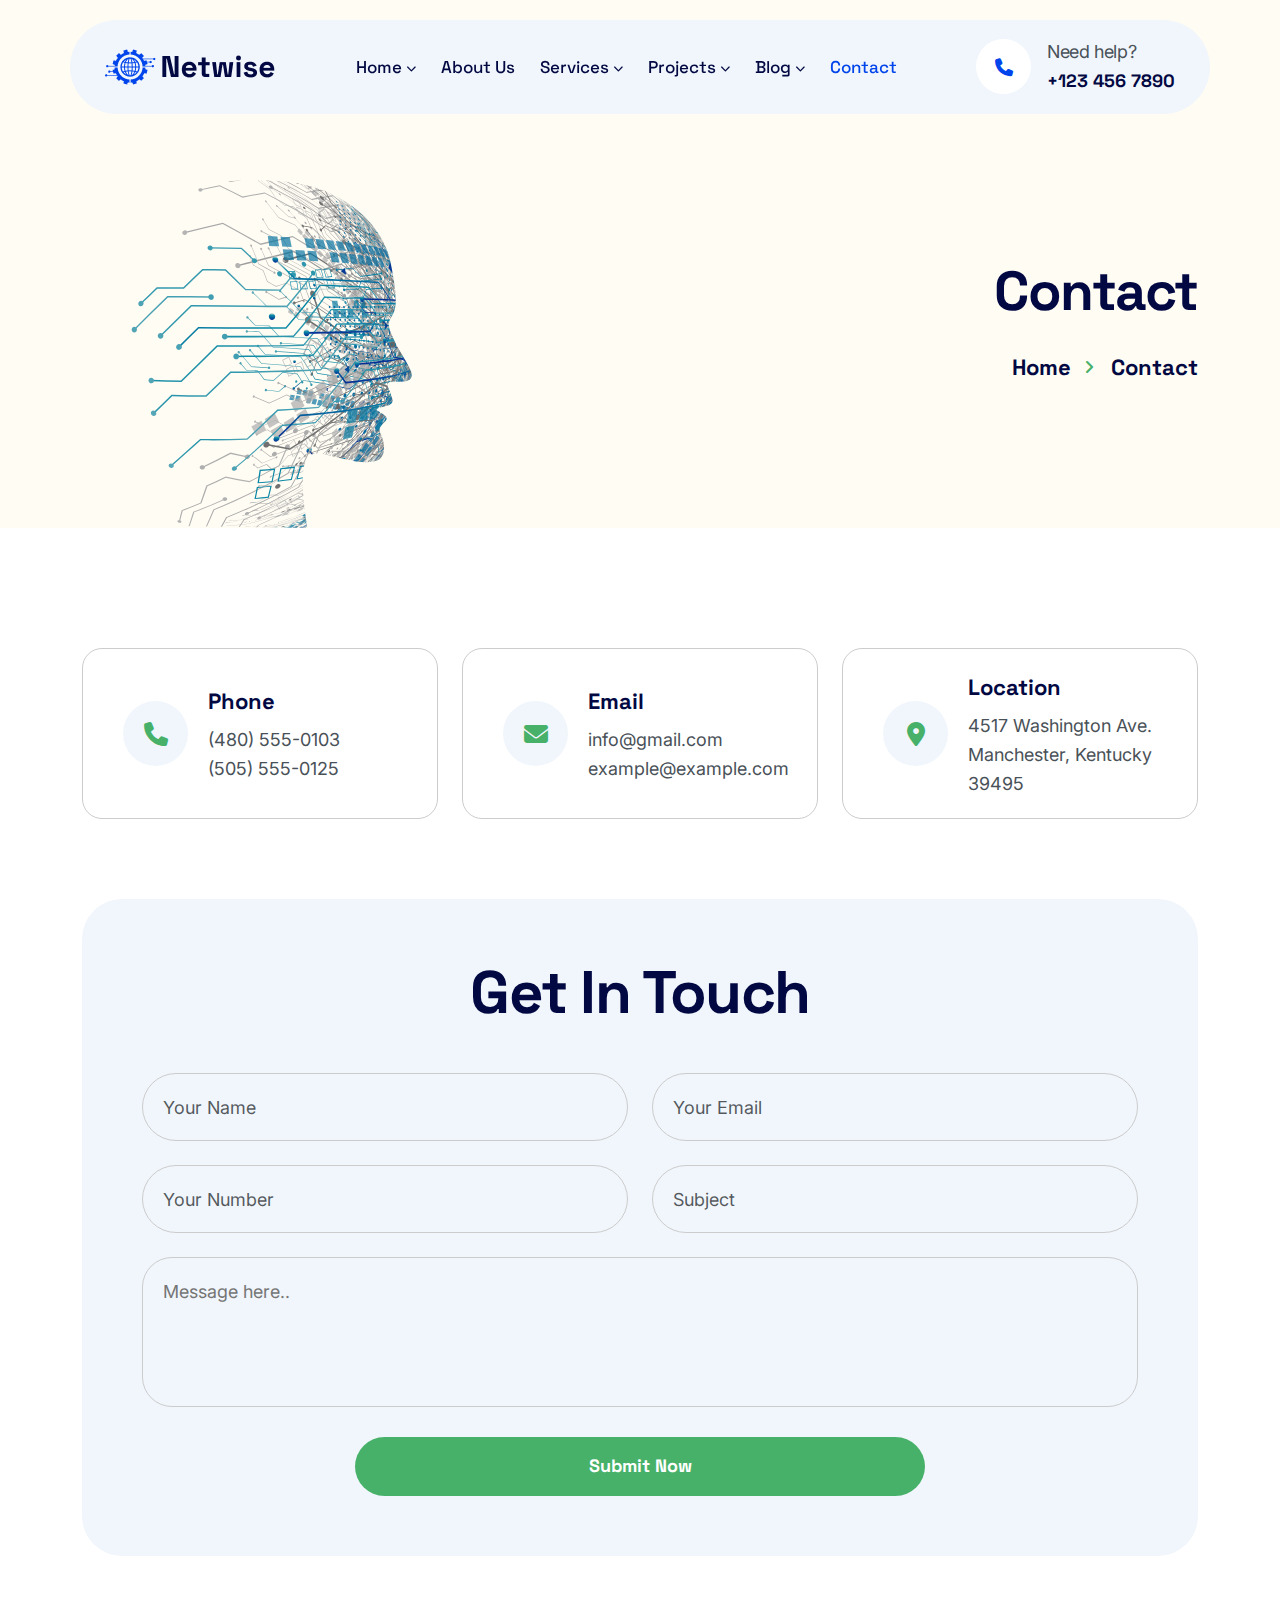
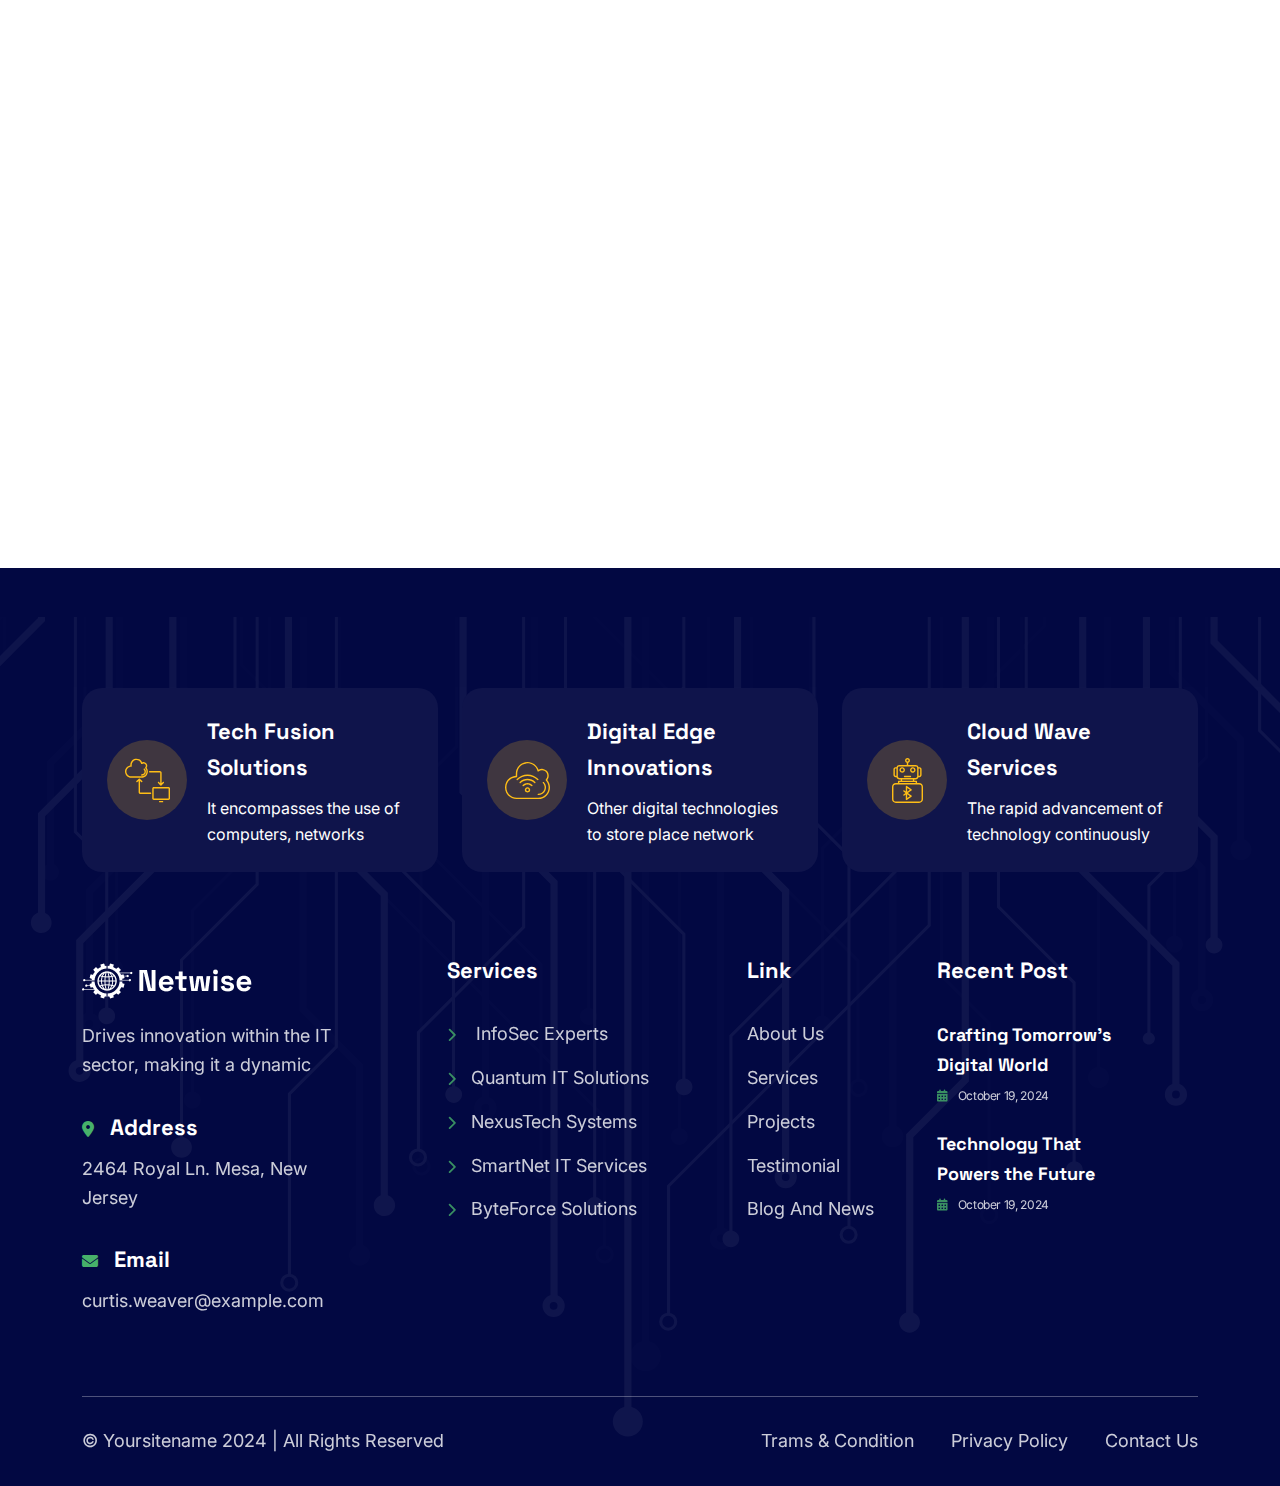
<file: contact.html>
<!DOCTYPE html>
<html lang="en">
  <head>
    <meta http-equiv="X-UA-Compatible" content="chrome=1" />
    <title>
      Netwise – IT Solutions &amp; Technology HTML Template Preview -
      ThemeForest
    </title>
    <meta
      name="description"
      content="&amp;lt;h2&amp;gt;&amp;lt;strong&amp;gt;Netwise – IT Solutions &amp;amp; Technology HTML Template&amp;lt;/strong&amp;gt;&amp;lt;/..."
    />
    <meta name="robots" content="noindex, nofollow" />
    <meta
      name="viewport"
      content="width=device-width, minimum-scale=1, maximum-scale=1"
    />
    <meta name="turbo-visit-control" content="reload" />

    <!-- favicon link here  -->
    <link
      rel="shortcut icon"
      href="assets/img/icon/favicon.png"
      type="image/x-icon"
    />
    <!-- css file here  -->
    <link rel="stylesheet" href="assets/css/bootstrap.min.css" />
    <link rel="stylesheet" href="assets/css/magnific-popup.css" />
    <link rel="stylesheet" href="assets/css/slick.css" />
    <link rel="stylesheet" href="assets/css/animate.min.css" />
    <link rel="stylesheet" href="assets/css/odometer-theme-minimal.css" />
    <link rel="stylesheet" href="assets/fontawsome/css/fontawesome.css" />
    <link rel="stylesheet" href="assets/css/style.css" />
  </head>
  <body>
    <!-- header section start  -->
    <header class="pn-header-section w-100" id="sticky-header">
      <nav class="navbar navbar-expand-lg p-0 d-none d-xl-flex">
        <div class="container pn-desktop-container background">
          <a class="navbar-brand m-0" href="index.html">
            <img src="assets/img/logo/logo.png" alt="logo" />
          </a>
          <div class="collapse navbar-collapse" id="navbarSupportedContent">
            <ul class="navbar-nav mx-auto mb-2 mb-lg-0">
              <li class="nav-item">
                <a class="nav-link" href="#"
                  >Home <i class="fas fa-chevron-down"></i>
                </a>
                <ul class="list-unstyled sub-menu">
                  <li><a href="index.html">Home One</a></li>
                  <li><a href="index-2.html">Home Two</a></li>
                </ul>
              </li>
              <li class="nav-item">
                <a class="nav-link" href="about.html">About Us</a>
              </li>
              <li class="nav-item">
                <a class="nav-link" href="#"
                  >Services <i class="fas fa-chevron-down"></i
                ></a>
                <ul class="list-unstyled sub-menu">
                  <li><a href="services.html">Service Single</a></li>
                  <li><a href="service-details.html">Service Details</a></li>
                </ul>
              </li>
              <li class="nav-item">
                <a class="nav-link" href="#"
                  >Projects <i class="fas fa-chevron-down"></i
                ></a>
                <ul class="list-unstyled sub-menu">
                  <li><a href="project.html">Project Single</a></li>
                  <li><a href="project-details.html">Project Details</a></li>
                </ul>
              </li>
              <li class="nav-item">
                <a class="nav-link" href="#"
                  >Blog <i class="fas fa-chevron-down"></i
                ></a>
                <ul class="list-unstyled sub-menu">
                  <li><a href="blog.html">Blog Single</a></li>
                  <li><a href="blog-details.html">Blog Details</a></li>
                </ul>
              </li>
              <li class="nav-item">
                <a class="nav-link active" href="contact.html">Contact</a>
              </li>
            </ul>
            <a
              href="tel:+1234567890"
              class="call-to-action d-flex align-items-center"
            >
              <div
                class="icon d-flex align-items-center justify-content-center rounded-pill"
              >
                <i class="fa-solid fa-phone"></i>
              </div>
              <div class="info">
                <p class="d-inline-block help">Need help?</p>
                <h5 class="number">+123 456 7890</h5>
              </div>
            </a>
          </div>
        </div>
      </nav>
      <!-- mobile navbar part start -->
      <div class="mobile-menu-area d-block d-xl-none">
        <div class="container">
          <!-- mobile topbar -->
          <div class="mobile-topbar">
            <div class="d-flex justify-content-between align-items-center">
              <div class="logo">
                <a href="index.html">
                  <img src="assets/img/logo/logo.png" alt="logo"
                /></a>
              </div>
              <div class="bars">
                <i class="fas fa-bars"></i>
              </div>
            </div>
          </div>
        </div>
        <!-- mobile menu -->
        <div class="mobile-menu-overlay"></div>
        <div class="mobile-menu-main">
          <div class="logo">
            <a href="index.html">
              <img src="assets/img/logo/logo.png" alt="logo"
            /></a>
          </div>
          <div class="close-mobile-menu"><i class="fas fa-times"></i></div>
          <div class="menu-body">
            <div class="menu-list">
              <ul class="list-unstyled">
                <li class="sub-mobile-menu">
                  <a href="#"
                    >Home <i class="fas fa-chevron-down float-end"></i
                  ></a>
                  <ul class="list-unstyled">
                    <li><a href="index.html">Home One</a></li>
                    <li><a href="index-2.html">Home Two</a></li>
                  </ul>
                </li>
                <li class="sub-mobile-menu">
                  <a href="about.html">About Us</a>
                </li>
                <li class="sub-mobile-menu">
                  <a href="#"
                    >Services <i class="fas fa-chevron-down float-end"></i
                  ></a>
                  <ul class="list-unstyled">
                    <li>
                      <a href="services.html">Service Single</a>
                    </li>
                    <li>
                      <a href="service-details.html">Service Details</a>
                    </li>
                  </ul>
                </li>
                <li class="sub-mobile-menu">
                  <a href="#"
                    >Projects <i class="fas fa-chevron-down float-end"></i
                  ></a>
                  <ul class="list-unstyled">
                    <li>
                      <a href="projects.html">Project Single</a>
                    </li>
                    <li>
                      <a href="project-details.html">Project Details</a>
                    </li>
                  </ul>
                </li>
                <li class="sub-mobile-menu">
                  <a href="#"
                    >Blog <i class="fas fa-chevron-down float-end"></i
                  ></a>
                  <ul class="list-unstyled">
                    <li>
                      <a href="blog.html">Blog Single</a>
                    </li>
                    <li>
                      <a href="blog-details.html">Blog Details</a>
                    </li>
                  </ul>
                </li>
                <li class="sub-mobile-menu">
                  <a href="contact.html">Contact</a>
                </li>
              </ul>
            </div>
          </div>
          <div class="call-us m-4">
            <a
              href="tel:(+1) 652-3698"
              class="call-to-action d-flex align-items-center"
            >
              <div
                class="icon d-flex justify-content-center align-items-center rounded-pill"
              >
                <i class="fa-solid fa-phone"></i>
              </div>
              <div class="info">
                <p class="help">Need help?</p>
                <h5 class="number">(+1) 652-3698</h5>
              </div>
            </a>
          </div>
        </div>
      </div>
      <!-- mobile navbar part end -->
    </header>
    <!-- header section end  -->
    <main>
      <!-- breadcrumb section start  -->
      <section class="breadcrumb-section">
        <div class="container">
          <div class="row g-4">
            <div class="col-lg-4 align-self-center">
              <div class="breadcrumb-img">
                <img
                  src="assets/img/img/breadcrumb-image.svg"
                  alt="breadcrumb-image"
                />
              </div>
            </div>
            <div class="col-lg-8 align-self-center">
              <div class="breadcrumb-text text-center text-md-end">
                <h1 class="heading-two">Contact</h1>
                <ul
                  class="list-unstyled d-flex align-items-center justify-content-center justify-content-md-end mt-30"
                >
                  <li><a href="index.html">Home</a></li>
                  <li>Contact</li>
                </ul>
              </div>
            </div>
          </div>
        </div>
      </section>
      <!-- breadcrumb section end  -->
      <!-- blog section start  -->
      <section class="contact-section pt-120">
        <div class="container">
          <div class="contact-information">
            <div class="row g-4">
              <div class="col-lg-6 col-xl-4">
                <div class="info-item d-flex align-items-center br-20">
                  <div
                    class="icon-box background d-flex align-items-center justify-content-center rounded-pill flex-shrink-0"
                  >
                    <i class="fa-solid fa-phone"></i>
                  </div>
                  <div class="text">
                    <h5 class="heading-four title">Phone</h5>
                    <a class="d-block" href="tel:(480)555-0103"
                      >(480) 555-0103</a
                    >
                    <a class="d-block" href="tel:(505) 555-0125"
                      >(505) 555-0125</a
                    >
                  </div>
                </div>
              </div>
              <div class="col-lg-6 col-xl-4">
                <div class="info-item d-flex align-items-center br-20">
                  <div
                    class="icon-box background d-flex align-items-center justify-content-center rounded-pill flex-shrink-0"
                  >
                    <i class="fa-solid fa-envelope"></i>
                  </div>
                  <div class="text">
                    <h5 class="heading-four title">Email</h5>
                    <a class="d-block" href="tel:(480)555-0103">
                      info@gmail.com</a
                    >
                    <a class="d-block" href="tel:(505) 555-0125"
                      >example@example.com</a
                    >
                  </div>
                </div>
              </div>
              <div class="col-lg-6 col-xl-4">
                <div class="info-item d-flex align-items-center br-20">
                  <div
                    class="icon-box background d-flex align-items-center justify-content-center rounded-pill flex-shrink-0"
                  >
                    <i class="fa-solid fa-location-dot"></i>
                  </div>
                  <div class="text">
                    <h5 class="heading-four title">Location</h5>
                    <p>4517 Washington Ave. Manchester, Kentucky 39495</p>
                  </div>
                </div>
              </div>
            </div>
          </div>
          <div class="contact-form mt-80 background position-relative">
            <h2 class="heading-two text-center title">Get In Touch</h2>
            <div class="form">
              <form
                action="assets/js/ajax-form.js"
                method="POST"
                id="contact-form"
              >
                <div class="row g-4 mb-10">
                  <div class="col-lg-6">
                    <div class="input-group">
                      <input
                        type="text"
                        name="name"
                        class="form-control form-field shadow-none"
                        placeholder="Your Name"
                        required
                      />
                    </div>
                  </div>
                  <div class="col-lg-6">
                    <div class="input-group">
                      <input
                        type="email"
                        name="email"
                        class="form-control form-field shadow-none"
                        placeholder="Your Email"
                        required
                      />
                    </div>
                  </div>
                  <div class="col-lg-6">
                    <div class="input-group">
                      <input
                        type="tel"
                        name="phone"
                        class="form-control form-field shadow-none"
                        placeholder="Your Number"
                        required
                      />
                    </div>
                  </div>
                  <div class="col-lg-6">
                    <div class="input-group">
                      <input
                        type="text"
                        name="subject"
                        class="form-control form-field shadow-none"
                        placeholder="Subject"
                        required
                      />
                    </div>
                  </div>
                  <div class="col-lg-12 pb-20">
                    <div class="input-group">
                      <textarea
                        class="form-field textarea-control"
                        name="message"
                        placeholder="Message here.."
                        required
                      ></textarea>
                    </div>
                  </div>
                </div>
                <div class="text-center">
                  <button
                    type="submit"
                    class="theme-btn border-0 bg-secondary w-100"
                  >
                    Submit Now
                  </button>
                </div>
              </form>
              <p class="ajax-response mb-0"></p>
            </div>
          </div>
        </div>
        <div class="contact-map">
          <iframe
            src="https://www.google.com/maps/embed?pb=!1m14!1m12!1m3!1d14673.164106711225!2d90.12492309095457!3d23.159576014544616!2m3!1f0!2f0!3f0!3m2!1i1024!2i768!4f13.1!5e0!3m2!1sen!2sbd!4v1738807390295!5m2!1sen!2sbd"
            style="border: 0"
            allowfullscreen=""
            loading="lazy"
            referrerpolicy="no-referrer-when-downgrade"
          ></iframe>
        </div>
      </section>
      <!-- blog section end  -->
    </main>
    <!-- footer section start  -->
    <footer class="footer-section">
      <div class="footer-bg" data-background="assets/img/bg/footer-bg.svg">
        <div class="container">
          <div class="footer-services">
            <div class="row g-4">
              <div class="col-xl-4 col-md-6">
                <div
                  class="footer-service-item d-flex align-items-center br-20"
                >
                  <div
                    class="icon flex-shrink-0 d-flex align-items-center justify-content-center rounded-pill"
                  >
                    <img
                      src="assets/img/icon/footer-sort-icon-1.svg"
                      alt="footer-sort-icon-1"
                    />
                  </div>
                  <div class="text">
                    <h4 class="heading-four text-white mb-10">
                      Tech Fusion Solutions
                    </h4>
                    <p class="text-white">
                      It encompasses the use of computers, networks
                    </p>
                  </div>
                </div>
              </div>
              <div class="col-xl-4 col-md-6">
                <div
                  class="footer-service-item d-flex align-items-center br-20"
                >
                  <div
                    class="icon flex-shrink-0 d-flex align-items-center justify-content-center rounded-pill"
                  >
                    <img
                      src="assets/img/icon/footer-sort-icon-2.svg"
                      alt="footer-sort-icon-2"
                    />
                  </div>
                  <div class="text">
                    <h4 class="heading-four text-white mb-10">
                      Digital Edge Innovations
                    </h4>
                    <p class="text-white">
                      Other digital technologies to store place network
                    </p>
                  </div>
                </div>
              </div>
              <div class="col-xl-4 col-md-6">
                <div
                  class="footer-service-item d-flex align-items-center br-20"
                >
                  <div
                    class="icon flex-shrink-0 d-flex align-items-center justify-content-center rounded-pill"
                  >
                    <img
                      src="assets/img/icon/footer-sort-icon-3.svg"
                      alt="footer-sort-icon-3"
                    />
                  </div>
                  <div class="text">
                    <h4 class="heading-four text-white mb-10">
                      Cloud Wave Services
                    </h4>
                    <p class="text-white">
                      The rapid advancement of technology continuously
                    </p>
                  </div>
                </div>
              </div>
            </div>
          </div>
          <div class="row g-4">
            <div class="col-lg-3">
              <div class="footer-widget contact-widget">
                <div class="logo">
                  <img src="assets/img/logo/logo-white.png" alt="logo-white" />
                </div>
                <p>
                  Drives innovation within the IT sector, making it a dynamic
                </p>
                <ul class="list-unstyled contact-info">
                  <li>
                    <h4 class="heading-four text-white contact-title">
                      <i class="fa-solid fa-location-dot"></i> Address
                    </h4>
                    <p>2464 Royal Ln. Mesa, New Jersey</p>
                  </li>
                  <li>
                    <h4 class="heading-four text-white contact-title">
                      <i class="fa-solid fa-envelope"></i> Email
                    </h4>
                    <a href="mailto:curtis.weaver@example.com"
                      >curtis.weaver@example.com</a
                    >
                  </li>
                </ul>
              </div>
            </div>
            <div class="col-lg-4">
              <div class="footer-widget services-widget">
                <h4 class="heading-four footer-title text-white">Services</h4>
                <ul class="list-unstyled links">
                  <li>
                    <a href="services.html"
                      ><i class="fa-solid fa-chevron-right"></i> InfoSec
                      Experts</a
                    >
                  </li>
                  <li>
                    <a href="services.html"
                      ><i class="fa-solid fa-chevron-right"></i>Quantum IT
                      Solutions</a
                    >
                  </li>
                  <li>
                    <a href="services.html"
                      ><i class="fa-solid fa-chevron-right"></i>NexusTech
                      Systems</a
                    >
                  </li>
                  <li>
                    <a href="services.html"
                      ><i class="fa-solid fa-chevron-right"></i>SmartNet IT
                      Services</a
                    >
                  </li>
                  <li>
                    <a href="services.html"
                      ><i class="fa-solid fa-chevron-right"></i>ByteForce
                      Solutions</a
                    >
                  </li>
                </ul>
              </div>
            </div>
            <div class="col-lg-2">
              <div class="footer-widget">
                <h4 class="heading-four footer-title text-white">Link</h4>
                <ul class="list-unstyled links">
                  <li><a href="about.html">About Us</a></li>
                  <li><a href="services.html">Services</a></li>
                  <li><a href="project.html">Projects</a></li>
                  <li><a href="#">Testimonial</a></li>
                  <li><a href="blog.html">Blog And News</a></li>
                </ul>
              </div>
            </div>
            <div class="col-lg-3">
              <div class="footer-widget recent-post-widget">
                <h4 class="heading-four footer-title text-white">
                  Recent Post
                </h4>
                <a href="blog.html" class="recent-post">
                  <h4 class="heading-five text-white">
                    Crafting Tomorrow’s Digital World
                  </h4>
                  <span class="date">
                    <i class="fa-solid fa-calendar-days"></i>October 19,
                    2024</span
                  >
                </a>
                <a href="blog.html" class="recent-post">
                  <h4 class="heading-five text-white">
                    Technology That Powers the Future
                  </h4>
                  <span class="date">
                    <i class="fa-solid fa-calendar-days"></i>October 19,
                    2024</span
                  >
                </a>
              </div>
            </div>
          </div>
          <div class="footer-copyright">
            <div class="row g-4">
              <div class="col-lg-6">
                <div class="copyright">
                  <p>© Yoursitename 2024 | All Rights Reserved</p>
                </div>
              </div>
              <div class="col-lg-6">
                <div class="footer-link text-center text-lg-end">
                  <a href="#">Trams & Condition</a>
                  <a href="#">Privacy Policy</a>
                  <a href="#">Contact Us</a>
                </div>
              </div>
            </div>
          </div>
        </div>
      </div>
    </footer>
    <!-- footer section end  -->

    <!-- js file  here -->
    <script src="assets/js/vender/jquery-3.6.4.min.js"></script>
    <script src="assets/js/bootstrap.bundle.min.js"></script>
    <script src="assets/js/jquery.appear.js"></script>
    <script src="assets/js/ajax-form.js"></script>
    <script src="assets/js/slick.min.js"></script>
    <script src="assets/js/jquery.magnific-popup.min.js"></script>
    <script src="assets/js/main.js"></script>
  </body>
</html>
</file>
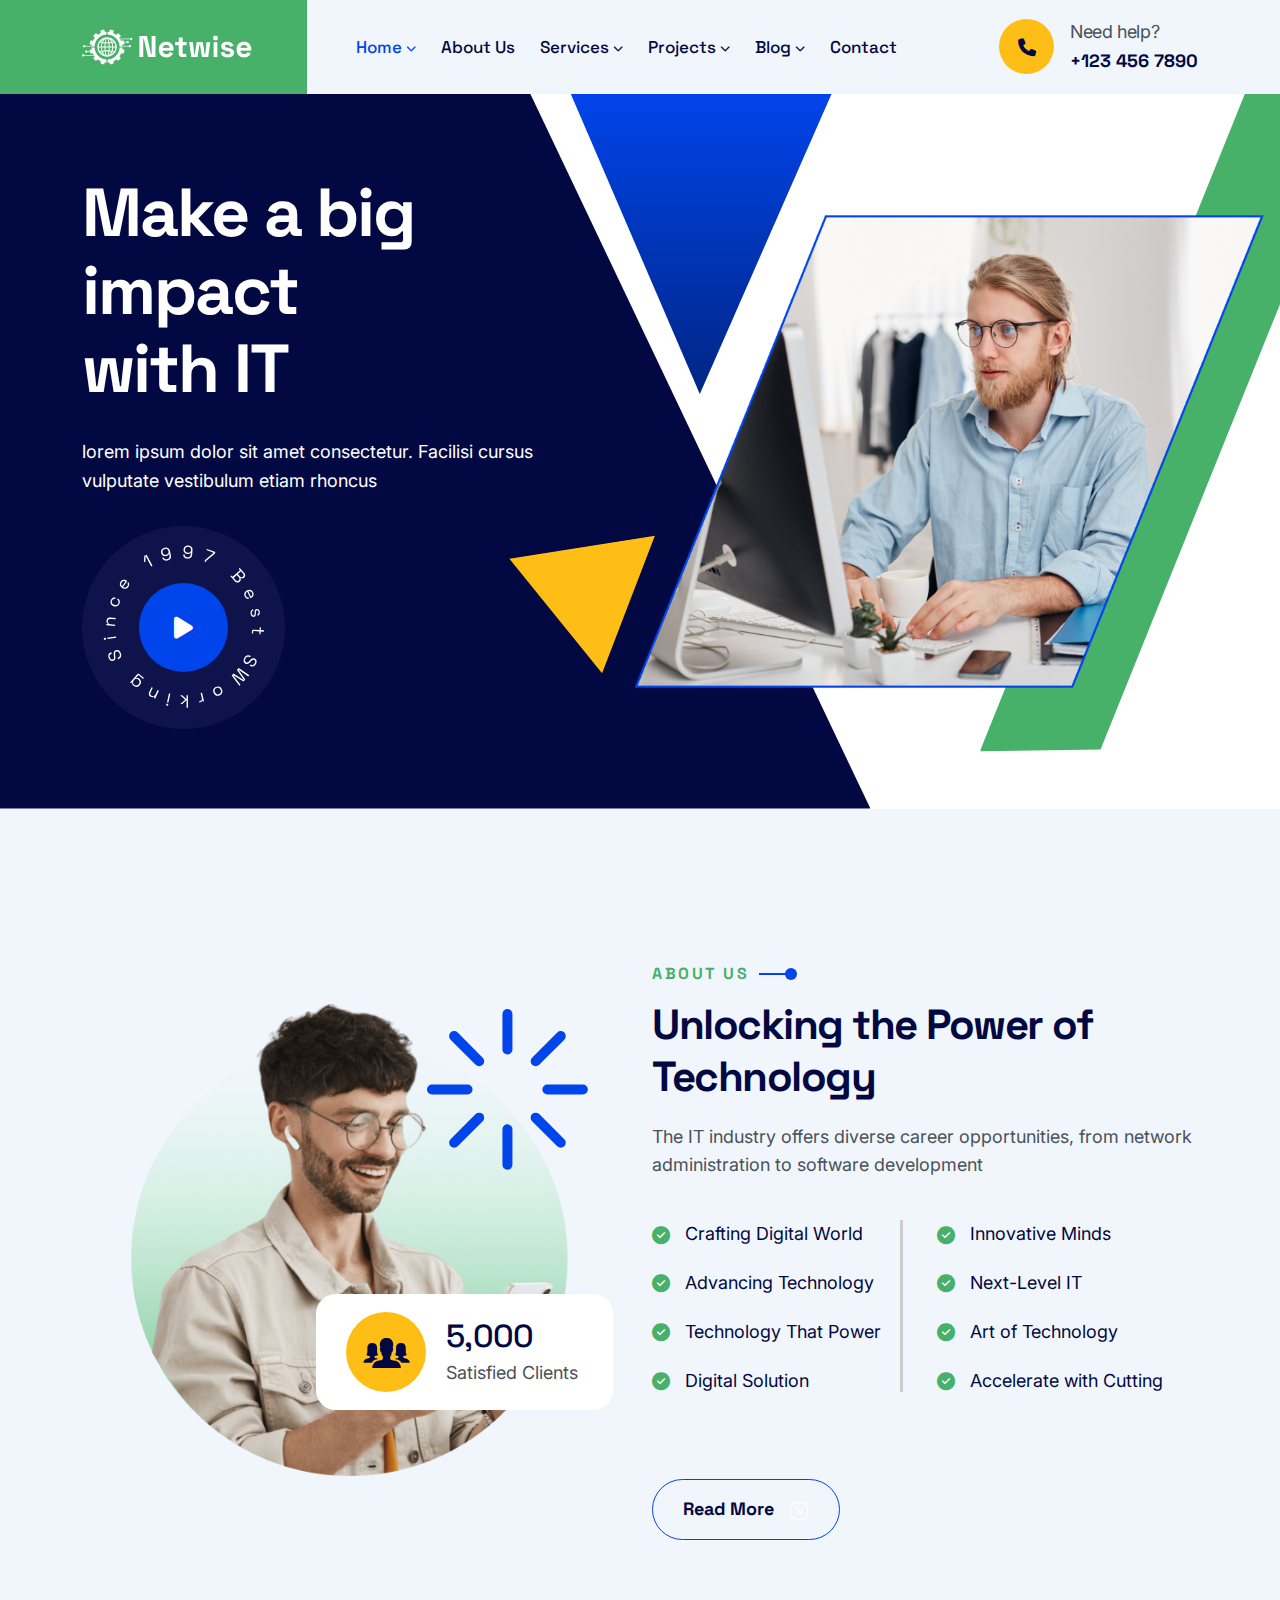
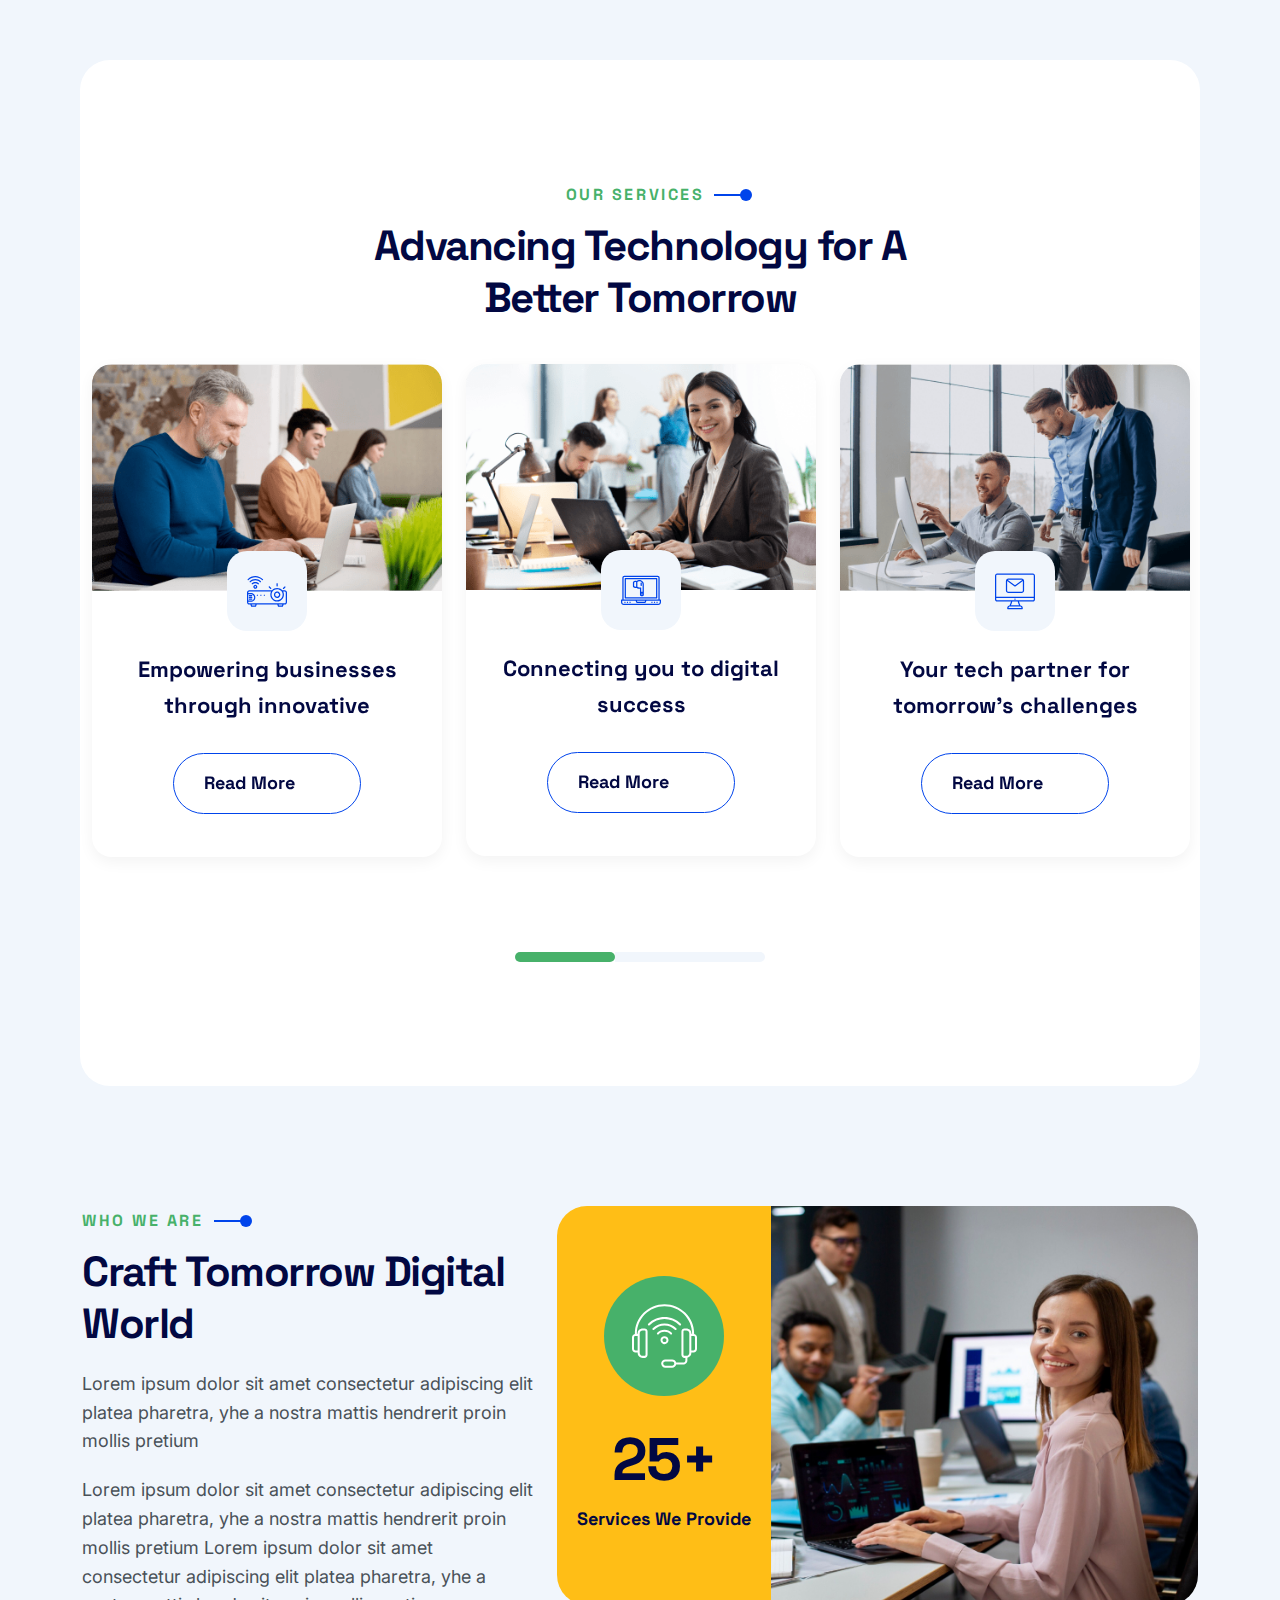
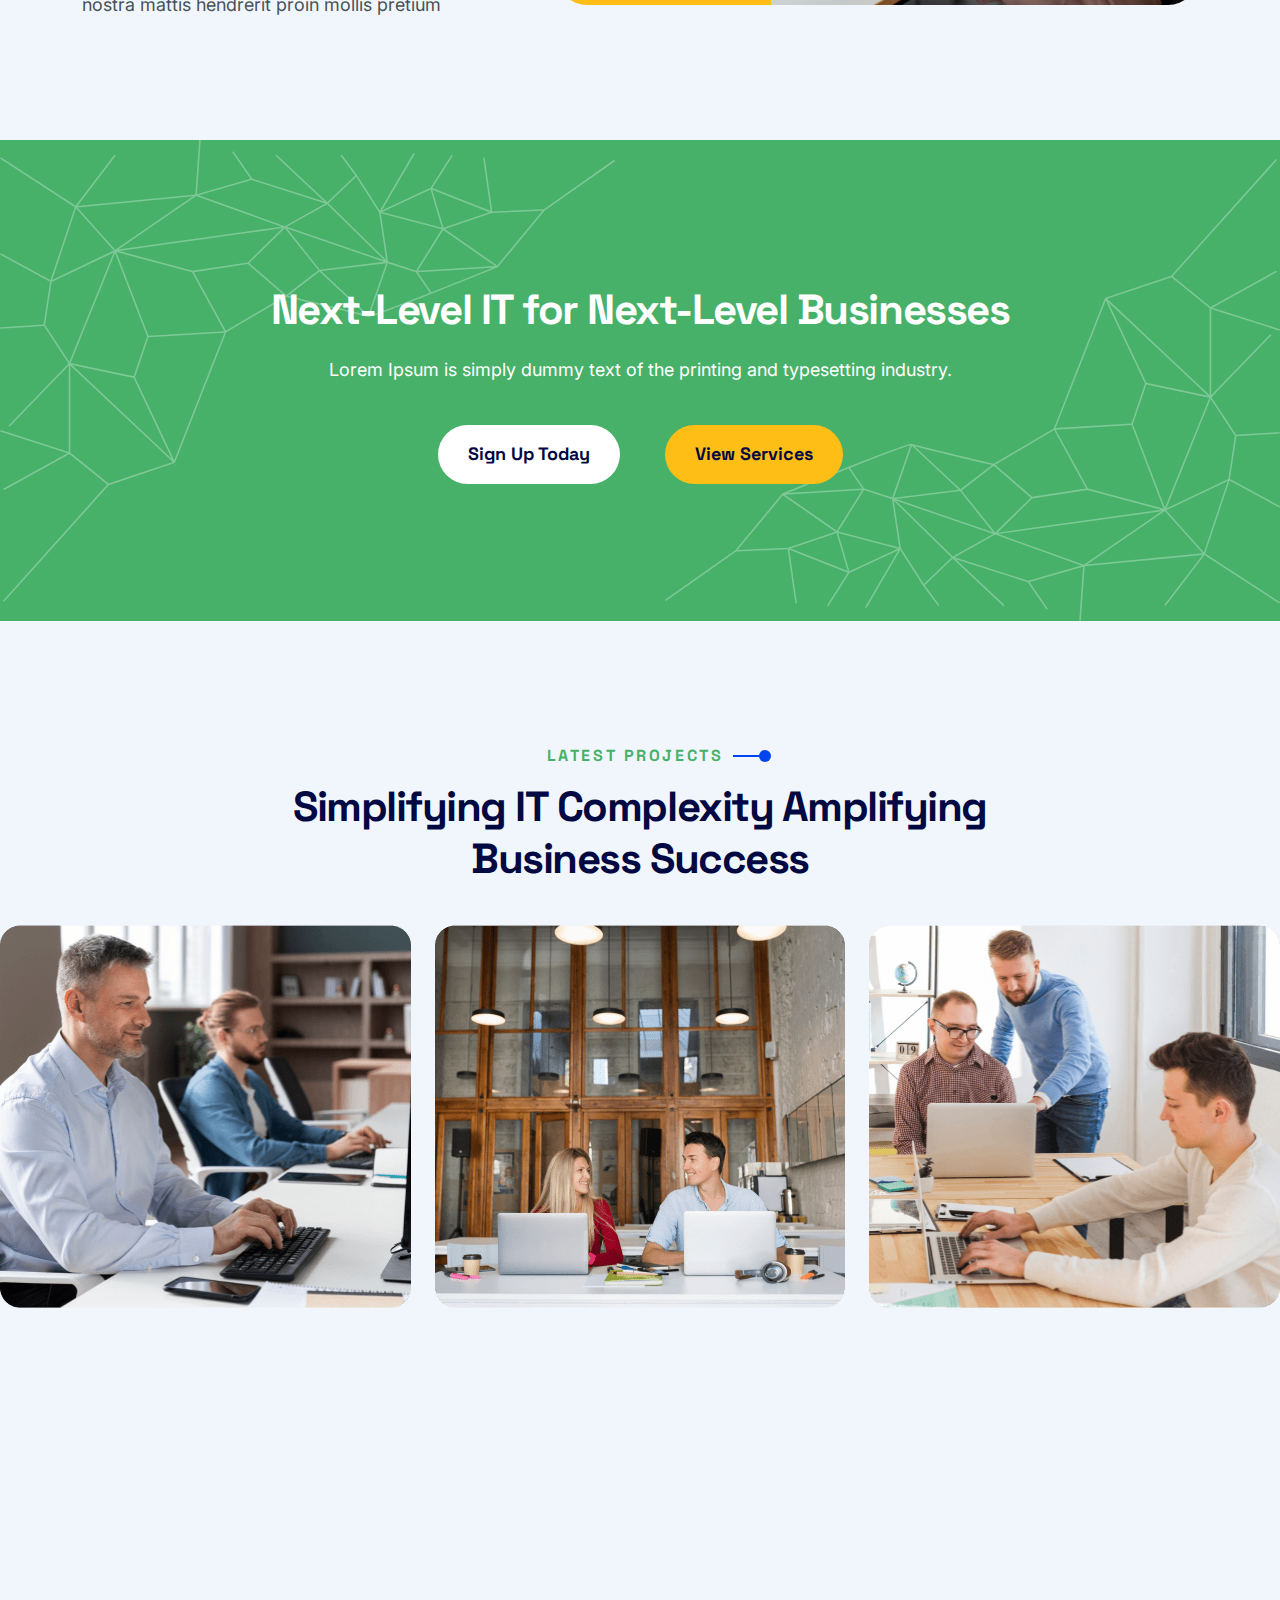
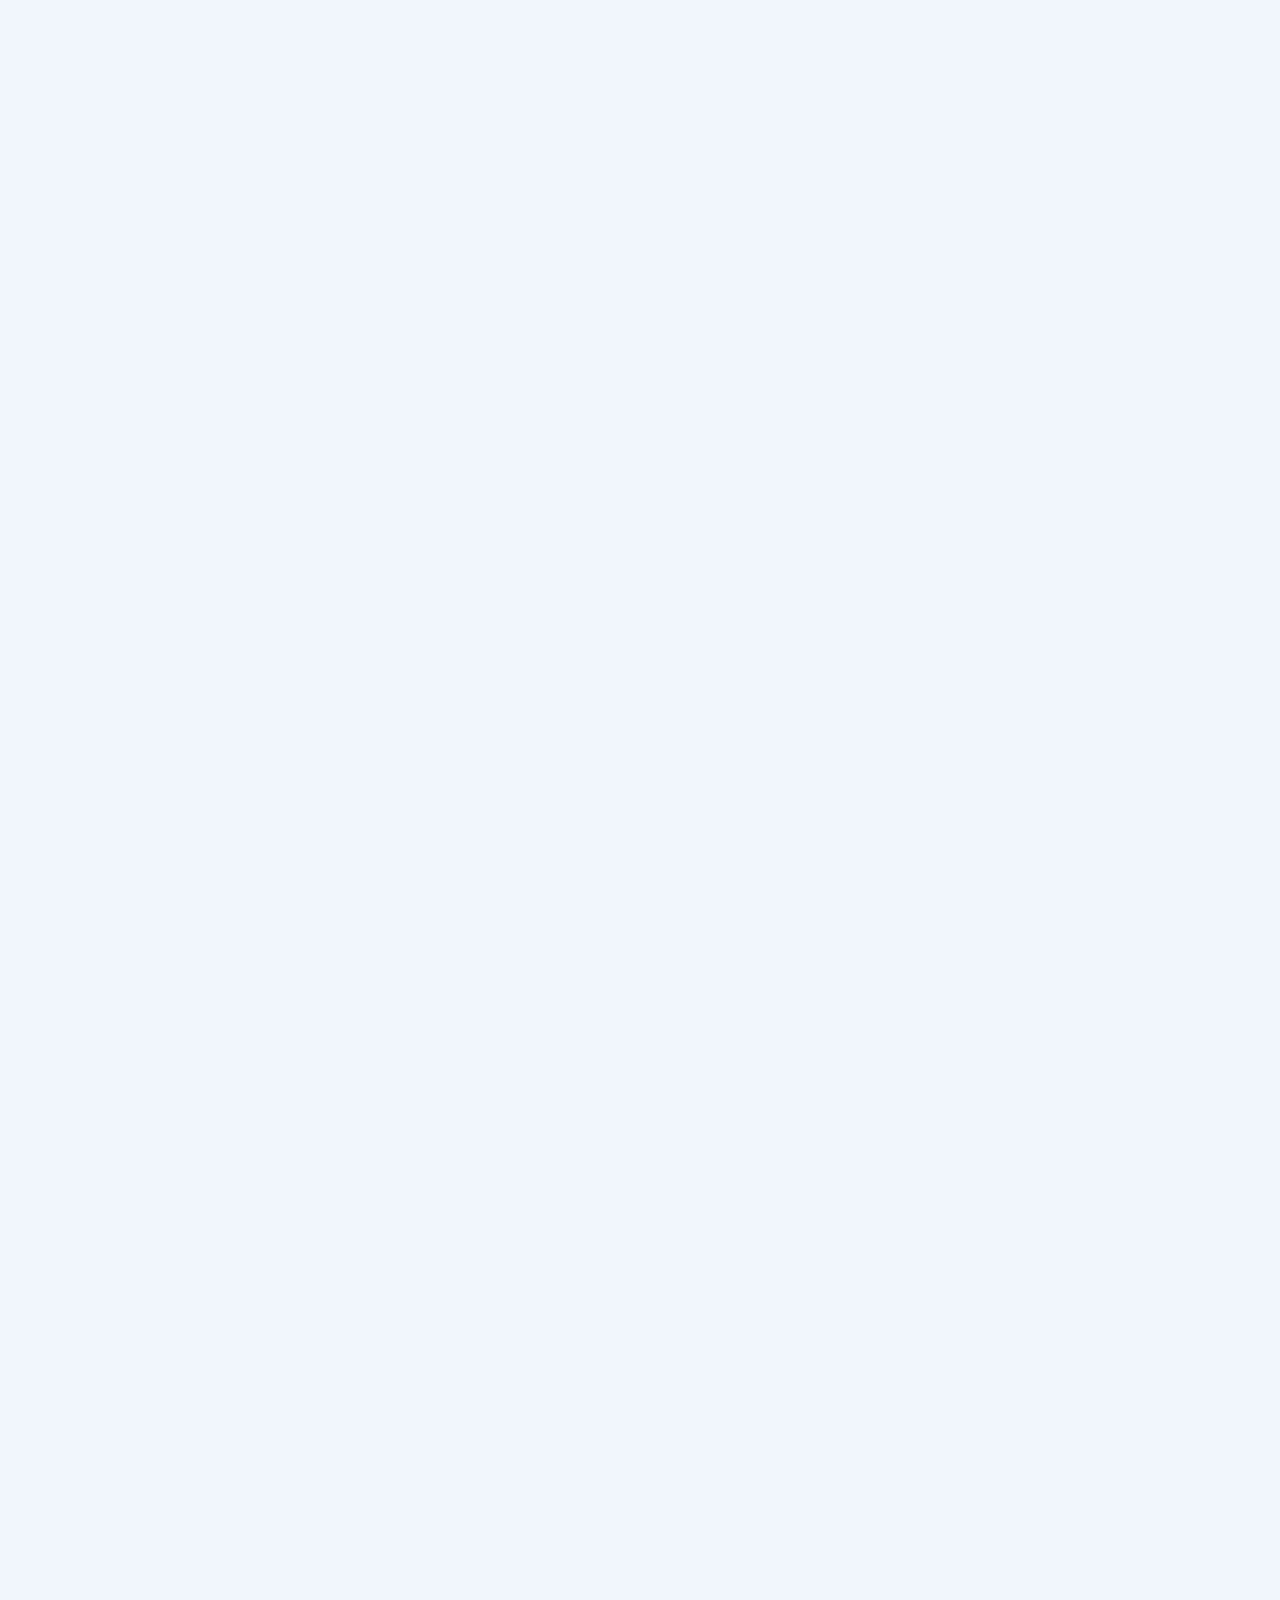
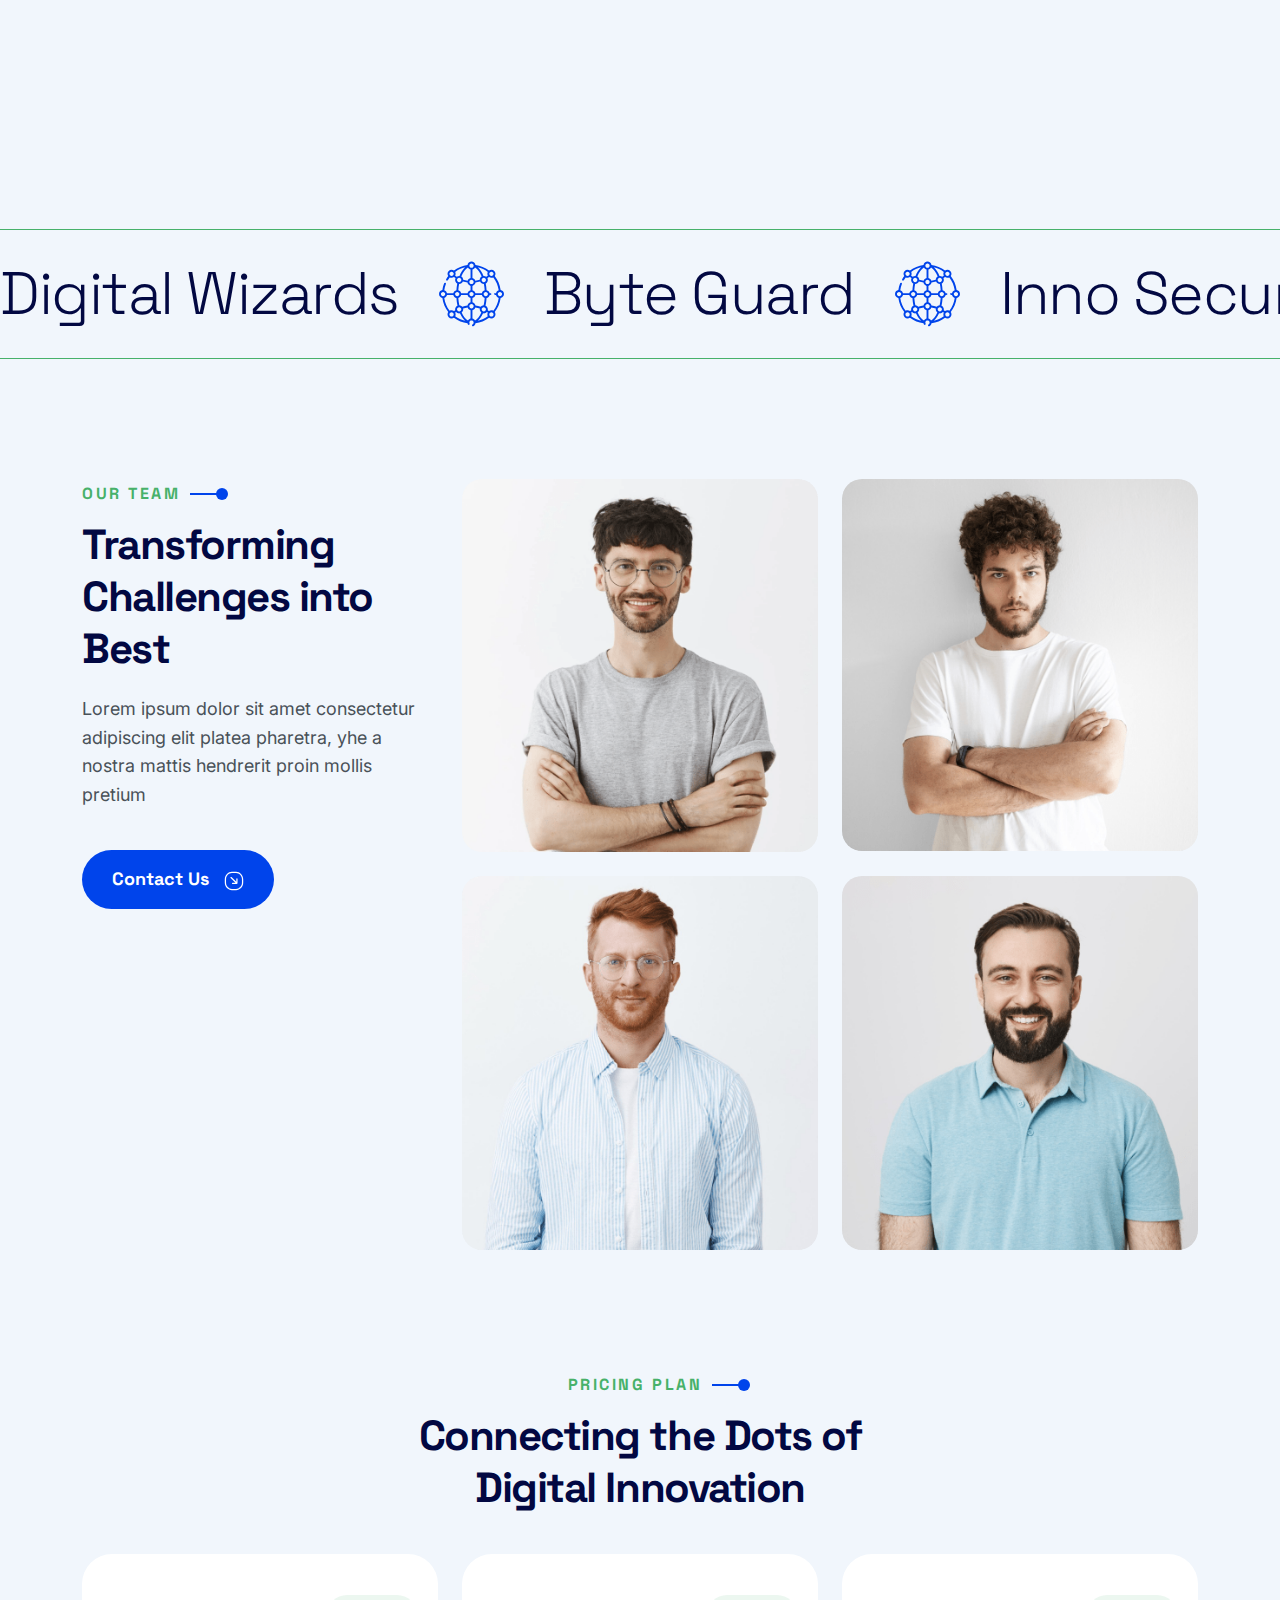
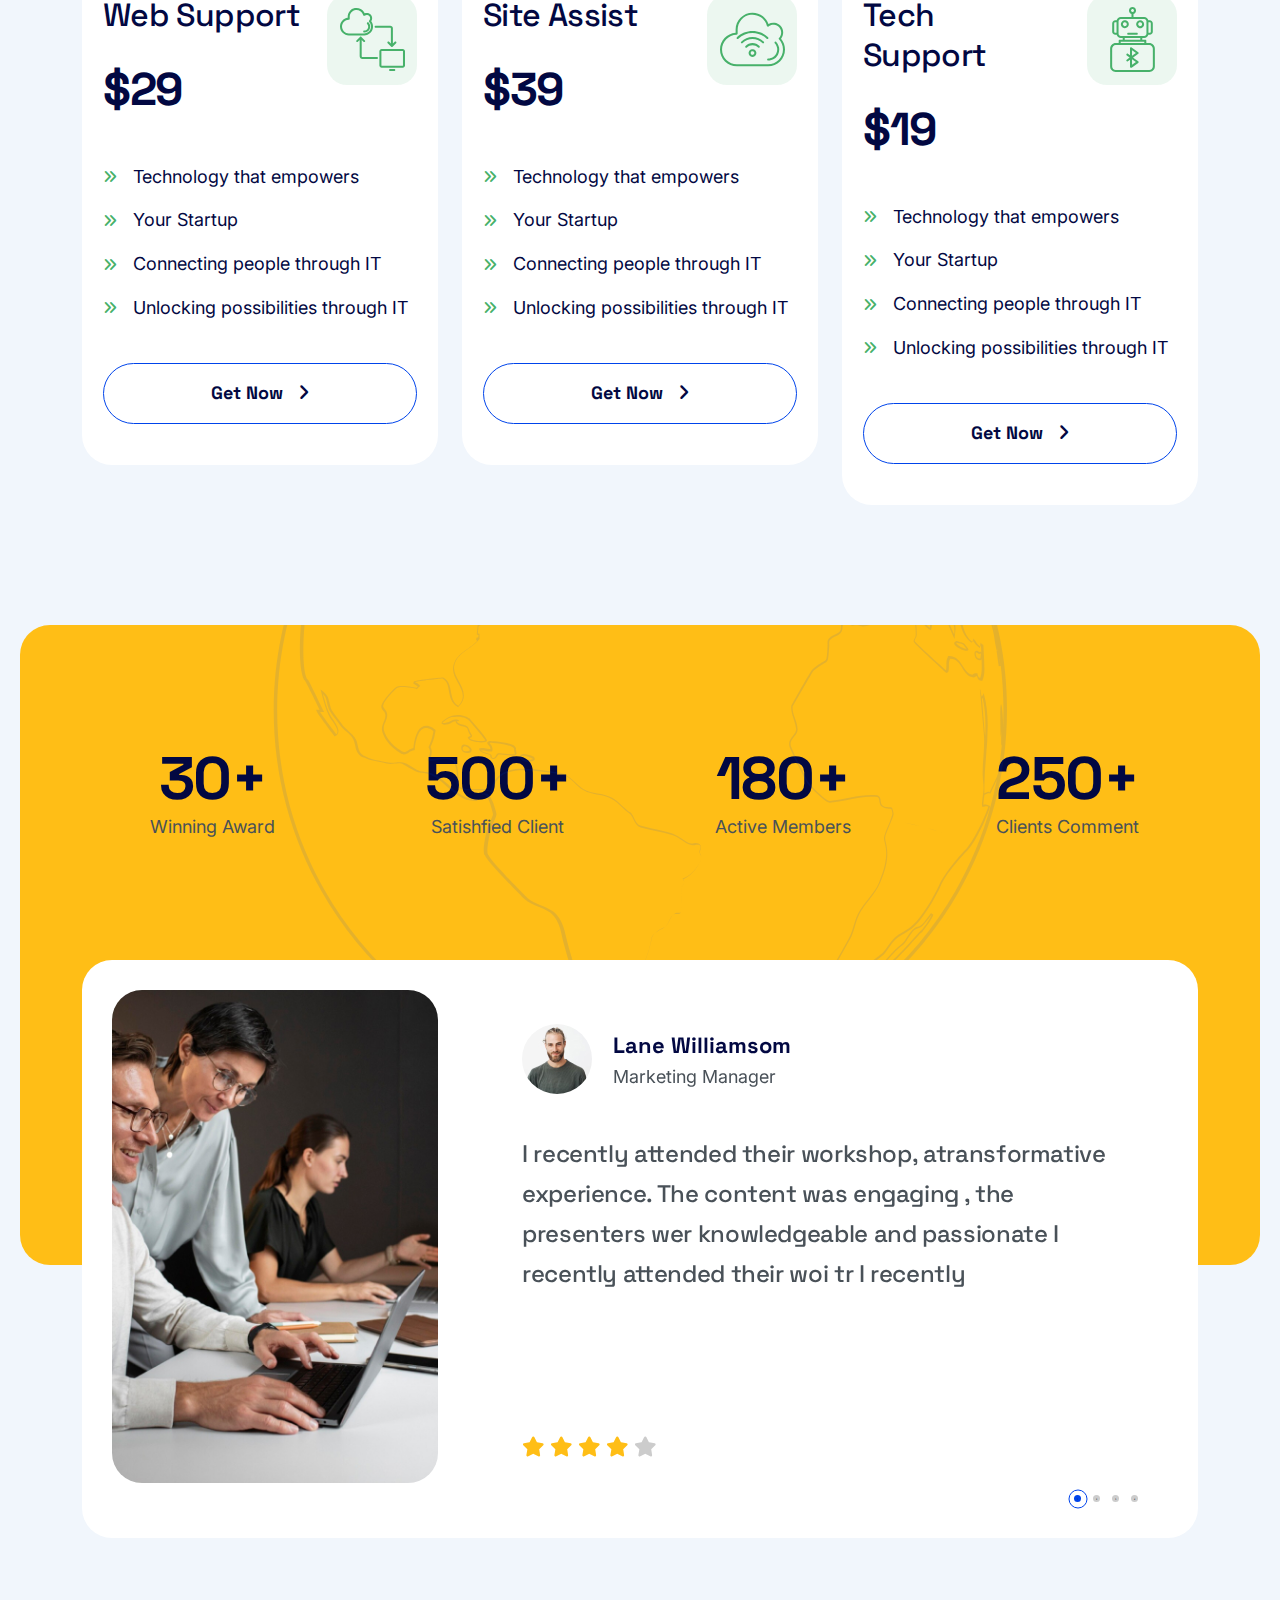
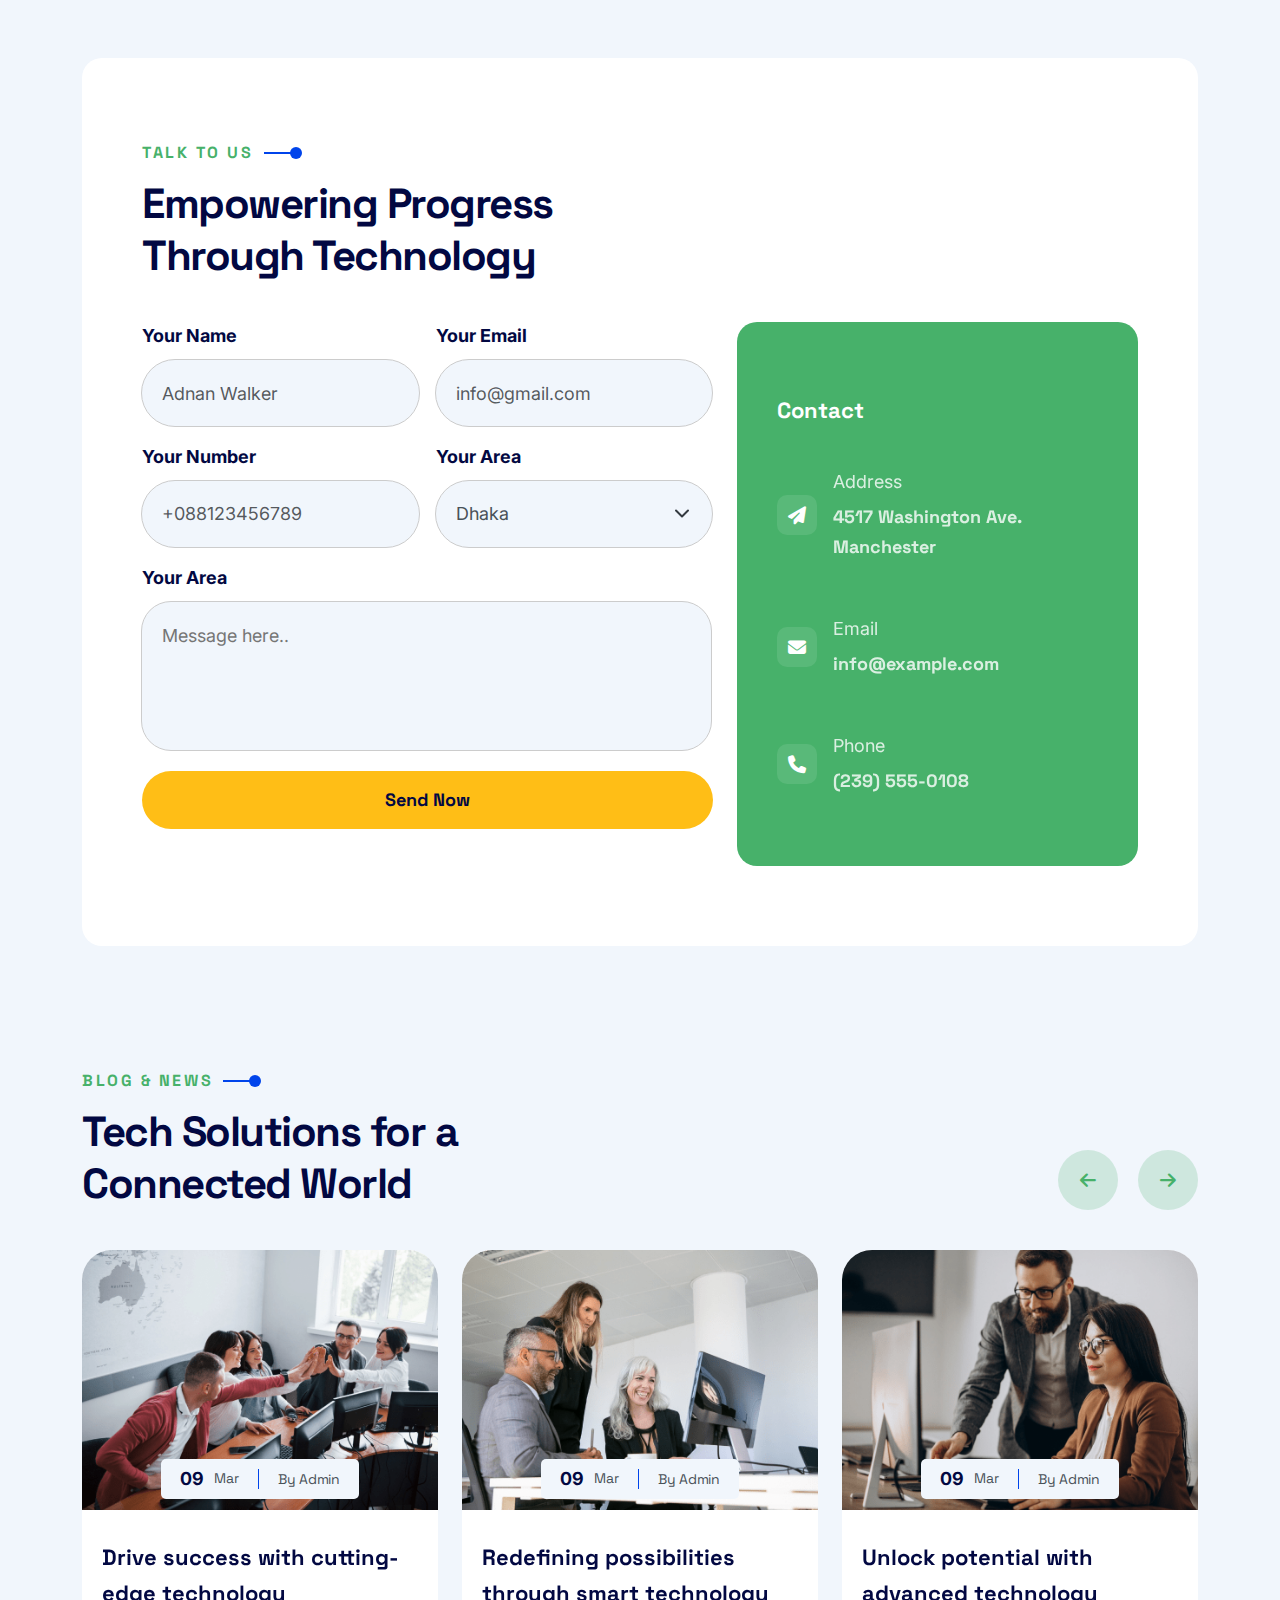
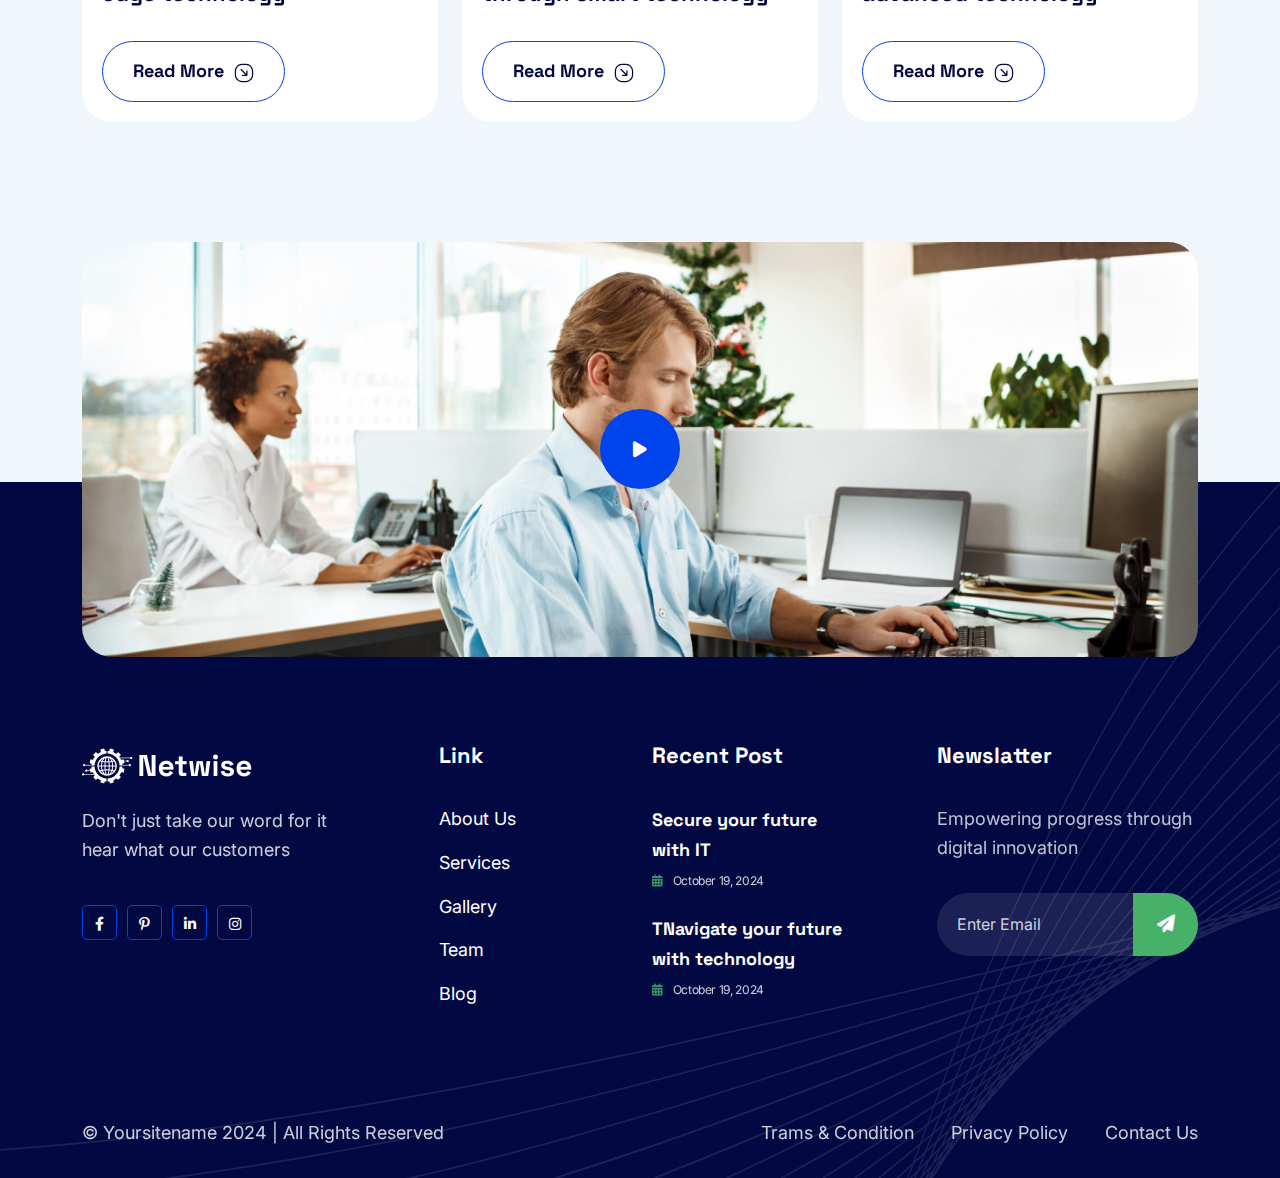
<file: home-two.html>
<!DOCTYPE html>
<html lang="en">
  <head>
    <meta http-equiv="X-UA-Compatible" content="chrome=1" />
    <title>
      Netwise – IT Solutions &amp; Technology HTML Template Preview -
      ThemeForest
    </title>
    <meta
      name="description"
      content="&amp;lt;h2&amp;gt;&amp;lt;strong&amp;gt;Netwise – IT Solutions &amp;amp; Technology HTML Template&amp;lt;/strong&amp;gt;&amp;lt;/..."
    />
    <meta name="robots" content="noindex, nofollow" />
    <meta
      name="viewport"
      content="width=device-width, minimum-scale=1, maximum-scale=1"
    />
    <meta name="turbo-visit-control" content="reload" />

    <!-- favicon link here  -->
    <link
      rel="shortcut icon"
      href="assets/img/icon/favicon.png"
      type="image/x-icon"
    />
    <!-- css file here  -->
    <link rel="stylesheet" href="assets/css/bootstrap.min.css" />
    <link rel="stylesheet" href="assets/css/magnific-popup.css" />
    <link rel="stylesheet" href="assets/css/slick.css" />
    <link rel="stylesheet" href="assets/css/animate.min.css" />
    <link rel="stylesheet" href="assets/css/odometer-theme-minimal.css" />
    <link rel="stylesheet" href="assets/fontawsome/css/fontawesome.css" />
    <link rel="stylesheet" href="assets/css/style.css" />
  </head>
  <body class="background">
    <!-- header section start  -->
    <div id="header-fixed-height"></div>
    <header class="pn-header-section-two background w-100" id="sticky-header">
      <nav class="navbar navbar-expand-lg p-0 d-none d-xl-flex">
        <div class="container">
          <a class="navbar-brand m-0" href="index.html">
            <img src="assets/img/logo/logo-white.png" alt="logo" />
          </a>
          <div class="collapse navbar-collapse" id="navbarSupportedContent">
            <ul class="navbar-nav mx-auto mb-2 mb-lg-0">
              <li class="nav-item">
                <a class="nav-link active" href="#"
                  >Home <i class="fas fa-chevron-down"></i>
                </a>
                <ul class="list-unstyled sub-menu">
                  <li><a href="index.html">Home One</a></li>
                  <li><a href="index-2.html">Home Two</a></li>
                </ul>
              </li>
              <li class="nav-item">
                <a class="nav-link" href="about.html">About Us</a>
              </li>
              <li class="nav-item">
                <a class="nav-link" href="#"
                  >Services <i class="fas fa-chevron-down"></i
                ></a>
                <ul class="list-unstyled sub-menu">
                  <li><a href="services.html">Service Single</a></li>
                  <li><a href="service-details.html">Service Details</a></li>
                </ul>
              </li>
              <li class="nav-item">
                <a class="nav-link" href="#"
                  >Projects <i class="fas fa-chevron-down"></i
                ></a>
                <ul class="list-unstyled sub-menu">
                  <li><a href="project.html">Project Single</a></li>
                  <li><a href="project-details.html">Project Details</a></li>
                </ul>
              </li>
              <li class="nav-item">
                <a class="nav-link" href="#"
                  >Blog <i class="fas fa-chevron-down"></i
                ></a>
                <ul class="list-unstyled sub-menu">
                  <li><a href="blog.html">Blog Single</a></li>
                  <li><a href="blog-details.html">Blog Details</a></li>
                </ul>
              </li>
              <li class="nav-item">
                <a class="nav-link" href="contact.html">Contact</a>
              </li>
            </ul>
            <a
              href="tel:+1234567890"
              class="call-to-action d-flex align-items-center"
            >
              <div
                class="icon d-flex align-items-center justify-content-center rounded-pill"
              >
                <i class="fa-solid fa-phone"></i>
              </div>
              <div class="info">
                <p class="d-inline-block help">Need help?</p>
                <h5 class="number">+123 456 7890</h5>
              </div>
            </a>
          </div>
        </div>
      </nav>
      <!-- mobile navbar part start -->
      <div class="mobile-menu-area d-block d-xl-none">
        <div class="container">
          <!-- mobile topbar -->
          <div class="mobile-topbar">
            <div class="d-flex justify-content-between align-items-center">
              <div class="logo">
                <a href="index.html">
                  <img src="assets/img/logo/logo.png" alt="logo"
                /></a>
              </div>
              <div class="bars">
                <i class="fas fa-bars"></i>
              </div>
            </div>
          </div>
        </div>
        <!-- mobile menu -->
        <div class="mobile-menu-overlay"></div>
        <div class="mobile-menu-main">
          <div class="logo">
            <a href="index.html">
              <img src="assets/img/logo/logo.png" alt="logo"
            /></a>
          </div>
          <div class="close-mobile-menu"><i class="fas fa-times"></i></div>
          <div class="menu-body">
            <div class="menu-list">
              <ul class="list-unstyled">
                <li class="sub-mobile-menu">
                  <a href="#"
                    >Home <i class="fas fa-chevron-down float-end"></i
                  ></a>
                  <ul class="list-unstyled">
                    <li><a href="index.html">Home One</a></li>
                    <li><a href="home-two.html">Home Two</a></li>
                  </ul>
                </li>
                <li class="sub-mobile-menu">
                  <a href="about.html">About Us</a>
                </li>
                <li class="sub-mobile-menu">
                  <a href="#"
                    >Services <i class="fas fa-chevron-down float-end"></i
                  ></a>
                  <ul class="list-unstyled">
                    <li>
                      <a href="services.html">Service Single</a>
                    </li>
                    <li>
                      <a href="service-details.html">Service Details</a>
                    </li>
                  </ul>
                </li>
                <li class="sub-mobile-menu">
                  <a href="#"
                    >Projects <i class="fas fa-chevron-down float-end"></i
                  ></a>
                  <ul class="list-unstyled">
                    <li>
                      <a href="projects.html">Project Single</a>
                    </li>
                    <li>
                      <a href="project-details.html">Project Details</a>
                    </li>
                  </ul>
                </li>
                <li class="sub-mobile-menu">
                  <a href="#"
                    >Blog <i class="fas fa-chevron-down float-end"></i
                  ></a>
                  <ul class="list-unstyled">
                    <li>
                      <a href="blog.html">Blog Single</a>
                    </li>
                    <li>
                      <a href="blog-details.html">Blog Details</a>
                    </li>
                  </ul>
                </li>
                <li class="sub-mobile-menu">
                  <a href="contact.html">Contact</a>
                </li>
              </ul>
            </div>
          </div>
          <div class="call-us m-4">
            <a
              href="tel:(+1) 652-3698"
              class="call-to-action d-flex align-items-center"
            >
              <div
                class="icon d-flex justify-content-center align-items-center rounded-pill"
              >
                <i class="fa-solid fa-phone"></i>
              </div>
              <div class="info">
                <p class="help">Need help?</p>
                <h5 class="number">(+1) 652-3698</h5>
              </div>
            </a>
          </div>
        </div>
      </div>
      <!-- mobile navbar part end -->
    </header>
    <!-- header section end  -->
    <main>
      <!-- banner section start  -->
      <section
        class="banner-section-two position-relative bg-white z-0 overflow-hidden"
      >
        <div class="banner-shapes d-none d-lg-block">
          <img
            src="assets/img/banner/banner-shape-4.svg"
            alt="banner-shape-4"
            class="banner-shape-4 position-absolute"
          />
        </div>
        <div class="container">
          <div class="row g-4">
            <div class="col-lg-5 align-self-center">
              <div class="banner-content">
                <h1 class="banner-title text-white fw-bold">
                  Make a big impact with IT
                </h1>
                <p class="text-white mt-30">
                  lorem ipsum dolor sit amet consectetur. Facilisi cursus
                  vulputate vestibulum etiam rhoncus
                </p>
                <a
                  href="https://www.youtube.com/watch?v=PkkV1vLHUvQ"
                  class="mt-30 play-video rounded-pill d-flex align-items-center justify-content-center text-center position-relative"
                >
                  <img
                    src="assets/img/banner/circle-image.svg"
                    alt="circle-image"
                    class="position-absolute rounded-img"
                  />
                  <span
                    class="play-icon rounded-pill d-flex align-items-center justify-content-center text-white"
                  >
                    <i class="fa-solid fa-play"></i>
                  </span>
                </a>
              </div>
            </div>
            <div class="col-lg-7 align-self-center">
              <div class="banner-image position-relative">
                <div class="img ps-lg-5">
                  <img
                    src="assets/img/banner/banner-image-2.png"
                    alt="banner-image-2"
                    class="img-fluid w-100"
                  />
                </div>
                <img
                  src="assets/img/banner/banner-shape-2.svg"
                  alt="banner-shape-2"
                  class="banner-shape-2 position-absolute d-none d-lg-block"
                />
                <img
                  src="assets/img/banner/banner-shape-3.svg"
                  alt="banner-shape-3"
                  class="banner-shape-3 position-absolute d-none d-lg-block"
                />
              </div>
            </div>
          </div>
        </div>
      </section>
      <!-- banner section end  -->
      <!-- about section start  -->
      <section class="about-section py-120">
        <div class="container">
          <div class="row g-4">
            <div class="col-lg-6">
              <div class="about-image position-relative">
                <img
                  src="assets/img/about/about-img-1.png"
                  alt="about-img-1"
                  class="img-fluid w-100"
                />
                <div class="shape position-absolute">
                  <img
                    src="assets/img/shape/about-shape.svg"
                    alt="about-shape"
                  />
                </div>
                <div
                  class="clients position-absolute bg-white d-flex align-items-center"
                >
                  <div
                    class="icon-box rounded-pill d-flex flex-shrink-0 align-items-center justify-content-center bg-tertiary"
                  >
                    <svg
                      xmlns="http://www.w3.org/2000/svg"
                      width="47"
                      height="31"
                      viewBox="0 0 47 31"
                      fill="none"
                    >
                      <path
                        d="M33.144 24.0706C31.9922 23.6599 30.1125 23.6321 29.2793 23.3208C28.6378 23.1539 28.032 22.8716 27.4917 22.4876C27.2646 21.5305 27.1662 20.5474 27.1993 19.5643C27.6276 19.1533 27.9747 18.6654 28.2225 18.126C28.4711 17.2004 28.636 16.2543 28.7151 15.2991C28.7151 15.2991 29.3933 15.5914 29.6608 14.2306C29.8874 13.0613 30.3186 12.443 30.206 11.5791C30.0935 10.7153 29.6096 10.9214 29.6096 10.9214C30.1344 9.71219 30.3397 8.38849 30.206 7.07716C30.198 6.23319 30.0165 5.3999 29.6726 4.62913C29.3287 3.85836 28.8299 3.16661 28.2071 2.59693C27.5844 2.02725 26.8511 1.59183 26.0528 1.31776C25.2545 1.0437 24.4084 0.936857 23.5671 1.00389C22.7256 0.936815 21.8793 1.0431 21.0805 1.31615C20.2818 1.58921 19.5475 2.02324 18.9232 2.59139C18.2989 3.15954 17.7978 3.84974 17.4508 4.6193C17.1039 5.38886 16.9185 6.22141 16.9062 7.06547C16.7739 8.37567 16.975 9.69806 17.4909 10.9097C17.4909 10.9097 17.0085 10.7036 16.8945 11.5674C16.7805 12.4313 17.2044 13.0583 17.4368 14.2277C17.7043 15.5944 18.3825 15.2962 18.3825 15.2962C18.4625 16.2512 18.6273 17.1973 18.8751 18.1231C19.1229 18.6624 19.47 19.1504 19.8983 19.5614C19.9314 20.5445 19.833 21.5276 19.6059 22.4847C19.0671 22.869 18.4606 23.1482 17.8183 23.3076C16.9968 23.6263 15.1156 23.6672 13.9536 24.0779C12.5525 24.603 11.3481 25.5486 10.5055 26.7851C9.66289 28.0215 9.2233 29.4883 9.247 30.9844H37.8404C37.8685 29.4878 37.432 28.0193 36.5909 26.7812C35.7498 25.543 34.5456 24.596 33.144 24.0706Z"
                        fill="currentColor"
                      />
                      <path
                        d="M11.6526 19.0644C12.8601 19.0481 14.0426 18.7187 15.0846 18.1084C13.4914 15.6937 14.3538 12.8771 14.0264 10.2461C14.0103 9.64743 13.8703 9.05863 13.6153 8.51678C13.3604 7.97493 12.9959 7.49178 12.5449 7.09779C12.0939 6.7038 11.5662 6.40751 10.995 6.22761C10.4239 6.0477 9.82159 5.98808 9.22622 6.0525H9.1853C8.59344 5.99628 7.99634 6.06197 7.43086 6.24553C6.86539 6.42909 6.34354 6.72662 5.89755 7.11974C5.45155 7.51286 5.09088 7.99323 4.83779 8.5312C4.58471 9.06916 4.44458 9.65329 4.42607 10.2475C4.09719 12.8683 5.01074 16.0036 3.37805 18.1099C4.42328 18.7102 5.61569 19.0059 6.8203 18.9635C6.88269 19.5406 6.8481 20.1241 6.71798 20.6898C6.36424 20.9844 5.93845 21.1797 5.48432 21.2554C4.58354 21.4503 3.69481 21.6973 2.82261 21.995C2.12379 22.3602 1.53805 22.9095 1.12871 23.5834C0.719358 24.2573 0.501959 25.0303 0.5 25.8188H8.7541C9.50435 24.4784 10.654 23.4054 12.0429 22.7493C12.8478 22.412 13.7093 22.2305 14.5818 22.2143C14.5818 22.2143 14.9721 21.5975 13.6873 21.3607C13.0044 21.2107 12.3419 20.9796 11.714 20.6722C11.5181 20.453 11.6526 19.0644 11.6526 19.0644Z"
                        fill="currentColor"
                      />
                      <path
                        d="M35.4945 19.0644C34.2871 19.0481 33.1045 18.7187 32.0625 18.1084C33.6557 15.6937 32.7933 12.8771 33.1208 10.2461C33.1369 9.64743 33.2768 9.05863 33.5318 8.51678C33.7868 7.97493 34.1512 7.49178 34.6022 7.09779C35.0532 6.7038 35.5809 6.40751 36.1521 6.22761C36.7233 6.0477 37.3255 5.98808 37.9209 6.0525H37.9618C38.5537 5.99628 39.1508 6.06197 39.7163 6.24553C40.2817 6.42909 40.8036 6.72662 41.2496 7.11974C41.6956 7.51286 42.0562 7.99323 42.3093 8.5312C42.5624 9.06916 42.7025 9.65329 42.7211 10.2475C43.0499 12.8683 42.1364 16.0036 43.7691 18.1099C42.7238 18.7102 41.5314 19.0059 40.3268 18.9635C40.2644 19.5406 40.299 20.1241 40.4291 20.6898C40.7829 20.9844 41.2087 21.1797 41.6628 21.2554C42.5636 21.4503 43.4523 21.6973 44.3245 21.995C45.0233 22.3602 45.6091 22.9095 46.0184 23.5834C46.4278 24.2573 46.6452 25.0303 46.6471 25.8188H38.393C37.6428 24.4784 36.4931 23.4054 35.1043 22.7493C34.2994 22.412 33.4378 22.2305 32.5653 22.2143C32.5653 22.2143 32.175 21.5975 33.4599 21.3607C34.1427 21.2107 34.8052 20.9796 35.4331 20.6722C35.629 20.453 35.4945 19.0644 35.4945 19.0644Z"
                        fill="currentColor"
                      />
                    </svg>
                  </div>
                  <div class="info">
                    <h3 class="heading-three">5,000</h3>
                    <p>Satisfied Clients</p>
                  </div>
                </div>
              </div>
            </div>
            <div class="col-lg-6">
              <div class="about-text mt-30">
                <div class="section-title pb-20">
                  <h4
                    class="sub-title mb-10 fw-bold text-uppercase position-relative d-inline-block"
                  >
                    about us
                  </h4>
                  <h2 class="title fw-bold">
                    Unlocking the Power of Technology
                  </h2>
                </div>
                <p class="pb-40">
                  The IT industry offers diverse career opportunities, from
                  network administration to software development
                </p>
                <div class="row g-4">
                  <div class="col-sm-6 list-info-wrapper">
                    <div class="list-info list-info-border position-relative">
                      <ul class="list-unstyled">
                        <li class="d-flex align-items-center">
                          <i class="fa-solid fa-circle-check flex-shrink-0"></i>
                          <span> Crafting Digital World</span>
                        </li>
                        <li class="d-flex align-items-center">
                          <i class="fa-solid fa-circle-check flex-shrink-0"></i>
                          <span> Advancing Technology</span>
                        </li>
                        <li class="d-flex align-items-center">
                          <i class="fa-solid fa-circle-check flex-shrink-0"></i>
                          <span> Technology That Power</span>
                        </li>
                        <li class="d-flex align-items-center">
                          <i class="fa-solid fa-circle-check flex-shrink-0"></i>
                          <span> Digital Solution</span>
                        </li>
                      </ul>
                    </div>
                  </div>
                  <div class="col-sm-6 list-info-wrapper">
                    <div class="list-info">
                      <ul class="list-unstyled">
                        <li class="d-flex align-items-center">
                          <i class="fa-solid fa-circle-check flex-shrink-0"></i>
                          <span>Innovative Minds</span>
                        </li>
                        <li class="d-flex align-items-center">
                          <i class="fa-solid fa-circle-check flex-shrink-0"></i>
                          <span> Next-Level IT</span>
                        </li>
                        <li class="d-flex align-items-center">
                          <i class="fa-solid fa-circle-check flex-shrink-0"></i>
                          <span> Art of Technology</span>
                        </li>
                        <li class="d-flex align-items-center">
                          <i class="fa-solid fa-circle-check flex-shrink-0"></i>
                          <span> Accelerate with Cutting</span>
                        </li>
                      </ul>
                    </div>
                  </div>
                  <div class="read-more pt-60">
                    <a href="about.html" class="theme-btn theme-btn-border"
                      >Read More
                      <span class="btn-arrow">
                        <svg
                          width="20"
                          height="20"
                          viewBox="0 0 20 20"
                          fill="none"
                          xmlns="http://www.w3.org/2000/svg"
                        >
                          <g clip-path="url(#clip0_0_38173)">
                            <path
                              d="M13.4317 12.5381C13.4967 12.4215 13.535 12.2898 13.5367 12.1506L13.5733 7.95396C13.5758 7.60896 13.2992 7.32646 12.9483 7.32312C12.6058 7.32312 12.3258 7.59896 12.3233 7.94229L12.2975 10.8665L7.48917 6.05813C7.245 5.81396 6.84917 5.81396 6.605 6.05813C6.36083 6.30229 6.36083 6.69812 6.605 6.94229L11.4158 11.7531L8.59083 11.7831C8.245 11.7873 7.96833 12.0698 7.9725 12.4148C7.97583 12.7581 8.255 13.0331 8.60417 13.0331C8.60417 13.0331 12.6783 12.989 12.685 12.989C12.9967 12.9856 13.2842 12.8023 13.4325 12.539L13.4317 12.5381Z"
                              class="btn-arrow-fill"
                            ></path>
                            <path
                              d="M9.99984 19.2219C9.29484 19.2219 8.59818 19.2094 7.91151 19.1853C4.06734 19.0503 0.949844 15.9328 0.81401 12.0869C0.789844 11.3994 0.777344 10.7036 0.777344 9.99859C0.777344 9.29359 0.789844 8.59776 0.81401 7.91026C0.949844 4.06609 4.06734 0.948594 7.91151 0.813594C9.28651 0.76526 10.7148 0.76526 12.0882 0.813594C15.9323 0.948594 19.0498 4.06609 19.1857 7.91193C19.2098 8.59859 19.2223 9.29526 19.2223 10.0003C19.2223 10.7053 19.2098 11.4011 19.1857 12.0886C19.0498 15.9336 15.9323 19.0511 12.0882 19.1869C11.4015 19.2111 10.7048 19.2236 9.99984 19.2236V19.2219ZM9.99984 2.02609C9.31068 2.02609 8.62818 2.03859 7.95568 2.06276C4.76401 2.17443 2.17568 4.76276 2.06318 7.95443C2.03984 8.62776 2.02734 9.30859 2.02734 9.99859C2.02734 10.6886 2.03984 11.3703 2.06318 12.0428C2.17568 15.2344 4.76401 17.8236 7.95568 17.9344C9.30151 17.9836 10.699 17.9836 12.044 17.9344C15.2365 17.8228 17.8248 15.2344 17.9365 12.0428C17.9598 11.3694 17.9723 10.6886 17.9723 9.99859C17.9723 9.30859 17.9598 8.62693 17.9365 7.95443C17.824 4.76276 15.2357 2.17359 12.044 2.06276C11.3707 2.03859 10.689 2.02609 9.99984 2.02609Z"
                              class="btn-arrow-fill"
                            ></path>
                          </g>
                        </svg>
                      </span>
                    </a>
                  </div>
                </div>
              </div>
            </div>
          </div>
        </div>
      </section>
      <!-- about section end  -->
      <!-- services section start  -->
      <section class="service-section-two px-80">
        <div class="services-bg bg-white py-120 br-30">
          <div class="container">
            <div class="row">
              <div class="col-lg-6 col-sm-10 mx-auto">
                <div class="section-title pb-60 text-center">
                  <h4
                    class="sub-title mb-10 fw-bold text-uppercase position-relative d-inline-block"
                  >
                    Our Services
                  </h4>
                  <h2 class="title fw-bold">
                    Advancing Technology for A Better Tomorrow
                  </h2>
                </div>
              </div>
            </div>
            <div class="row services-slider-two">
              <div class="col-lg-4">
                <div class="service-item overflow-hidden br-20 bg-white">
                  <div class="service-image overflow-hidden">
                    <a href="service-details.html" class="d-block w-100">
                      <img
                        src="assets/img/service/service-two-img1.png"
                        alt="service-two-img1"
                        class="img-fluid w-100"
                      />
                    </a>
                  </div>
                  <div class="service-text text-center position-relative">
                    <div
                      class="icon-box d-flex align-items-center justify-content-center br-20 background position-absolute start-50 translate-middle-x"
                    >
                      <svg
                        xmlns="http://www.w3.org/2000/svg"
                        width="40"
                        height="41"
                        viewBox="0 0 40 41"
                        fill="none"
                      >
                        <path
                          fill-rule="evenodd"
                          clip-rule="evenodd"
                          d="M8.84109 16.3597C8.77241 16.4286 8.69082 16.4832 8.601 16.5204C8.51118 16.5577 8.4149 16.5769 8.31766 16.5769C8.22042 16.5769 8.12413 16.5577 8.03431 16.5204C7.94449 16.4832 7.8629 16.4286 7.79422 16.3597C7.69067 16.2562 7.62015 16.1243 7.59158 15.9807C7.563 15.8371 7.57766 15.6882 7.63369 15.5529C7.68971 15.4176 7.7846 15.302 7.90635 15.2207C8.02809 15.1393 8.17123 15.0959 8.31766 15.0959C8.46408 15.0959 8.60722 15.1393 8.72896 15.2207C8.85071 15.302 8.9456 15.4176 9.00163 15.5529C9.05766 15.6882 9.07231 15.8371 9.04374 15.9807C9.01516 16.1243 8.94464 16.2562 8.84109 16.3597ZM6.91 14.4284C6.63161 14.7068 6.44203 15.0615 6.36523 15.4477C6.28843 15.8339 6.32787 16.2342 6.47855 16.5979C6.62924 16.9617 6.8844 17.2726 7.21178 17.4913C7.53916 17.71 7.92404 17.8268 8.31777 17.8268C8.7115 17.8268 9.09639 17.71 9.42377 17.4913C9.75115 17.2726 10.0063 16.9617 10.157 16.5979C10.3077 16.2342 10.3471 15.8339 10.2703 15.4477C10.1935 15.0615 10.0039 14.7068 9.72555 14.4284C9.3514 14.0565 8.8453 13.8478 8.31777 13.8478C7.79025 13.8478 7.28415 14.0565 6.91 14.4284ZM10.8974 13.2281C10.2098 12.5541 9.28578 12.1759 8.32294 12.1745C7.3601 12.1732 6.43496 12.5487 5.74547 13.2207C5.68696 13.2783 5.61768 13.3238 5.54158 13.3547C5.46549 13.3855 5.38407 13.401 5.30197 13.4004C5.21987 13.3997 5.13871 13.3829 5.06311 13.3509C4.98751 13.3189 4.91896 13.2723 4.86137 13.2138C4.80378 13.1552 4.75827 13.086 4.72745 13.0099C4.69664 12.9338 4.68111 12.8523 4.68176 12.7703C4.68241 12.6882 4.69922 12.607 4.73124 12.5314C4.76326 12.4558 4.80985 12.3872 4.86836 12.3296C5.79246 11.4284 7.0327 10.9248 8.32351 10.9267C9.61432 10.9285 10.8531 11.4357 11.7746 12.3396C11.8924 12.4559 11.9592 12.6142 11.9603 12.7798C11.9614 12.9454 11.8966 13.1046 11.7803 13.2224C11.7227 13.2807 11.6542 13.3272 11.5787 13.359C11.5031 13.3909 11.4221 13.4075 11.3401 13.4081C11.1745 13.4091 11.0153 13.3444 10.8975 13.2281H10.8974ZM12.9648 11.1578C13.0224 11.2154 13.0908 11.2611 13.166 11.2923C13.2413 11.3235 13.322 11.3395 13.4034 11.3394C13.5275 11.34 13.6489 11.3037 13.7522 11.235C13.8555 11.1663 13.936 11.0684 13.9834 10.9538C14.0309 10.8392 14.0431 10.713 14.0185 10.5914C13.994 10.4698 13.9338 10.3583 13.8456 10.2711C13.1204 9.54702 12.2595 8.9731 11.3123 8.58213C10.365 8.19115 9.34993 7.9908 8.32516 7.99254H8.31773C7.29417 7.98977 6.28009 8.18877 5.33348 8.57817C4.38686 8.96756 3.52628 9.53971 2.80094 10.2619C2.74179 10.3193 2.6946 10.3879 2.66208 10.4636C2.62957 10.5393 2.61238 10.6208 2.6115 10.7032C2.61063 10.7856 2.62609 10.8674 2.65698 10.9438C2.68788 11.0202 2.73361 11.0897 2.79153 11.1484C2.84945 11.207 2.9184 11.2536 2.99442 11.2855C3.07044 11.3173 3.15202 11.3338 3.23444 11.334C3.31687 11.3341 3.3985 11.3179 3.47464 11.2864C3.55078 11.2548 3.61991 11.2085 3.67805 11.15C4.91665 9.93108 6.58523 9.24854 8.32305 9.25001C10.0609 9.25147 11.7283 9.93673 12.9648 11.1578ZM0.726562 9.07707C0.610171 8.95925 0.545175 8.80013 0.54579 8.63452C0.546405 8.4689 0.612581 8.31027 0.729844 8.19332C1.72659 7.19838 2.90996 6.41002 4.21207 5.87343C5.51417 5.33685 6.90941 5.06261 8.31773 5.06645H8.32516C9.73421 5.06325 11.13 5.33868 12.4322 5.8769C13.7344 6.41511 14.9174 7.20548 15.913 8.20254C15.9722 8.26014 16.0194 8.3289 16.0519 8.40486C16.0843 8.48081 16.1014 8.56245 16.102 8.64504C16.1027 8.72762 16.087 8.80953 16.0558 8.886C16.0246 8.96248 15.9786 9.03201 15.9203 9.09057C15.8621 9.14913 15.7928 9.19555 15.7165 9.22715C15.6402 9.25876 15.5584 9.27491 15.4758 9.27468C15.3932 9.27445 15.3115 9.25784 15.2353 9.22581C15.1592 9.19378 15.0902 9.14697 15.0323 9.08809C11.336 5.40731 5.3143 5.40363 1.61039 9.08027C1.49265 9.19683 1.33349 9.26195 1.16781 9.26135C1.00214 9.26075 0.843457 9.19448 0.726562 9.07707ZM4.71734 28.8735H2.45453C2.28877 28.8735 2.1298 28.8076 2.01259 28.6904C1.89538 28.5732 1.82953 28.4142 1.82953 28.2485C1.82953 28.0827 1.89538 27.9237 2.01259 27.8065C2.1298 27.6893 2.28877 27.6235 2.45453 27.6235H4.71734C4.8831 27.6235 5.04208 27.6893 5.15929 27.8065C5.2765 27.9237 5.34234 28.0827 5.34234 28.2485C5.34234 28.4142 5.2765 28.5732 5.15929 28.6904C5.04208 28.8076 4.8831 28.8735 4.71734 28.8735ZM1.83172 26.4556C1.83172 26.2902 1.89727 26.1316 2.014 26.0144C2.13074 25.8973 2.28915 25.8312 2.45453 25.8306H4.71734C4.8831 25.8306 5.04208 25.8964 5.15929 26.0136C5.2765 26.1309 5.34234 26.2898 5.34234 26.4556C5.34234 26.6213 5.2765 26.7803 5.15929 26.8975C5.04208 27.0147 4.8831 27.0806 4.71734 27.0806H2.45453C2.28915 27.08 2.13074 27.0139 2.014 26.8968C1.89727 26.7796 1.83172 26.621 1.83172 26.4556ZM1.83172 24.6627C1.83172 24.4973 1.89727 24.3387 2.014 24.2215C2.13074 24.1044 2.28915 24.0383 2.45453 24.0377H4.71734C4.8831 24.0377 5.04208 24.1035 5.15929 24.2208C5.2765 24.338 5.34234 24.4969 5.34234 24.6627C5.34234 24.8285 5.2765 24.9874 5.15929 25.1046C5.04208 25.2218 4.8831 25.2877 4.71734 25.2877H2.45453C2.28915 25.2871 2.13074 25.221 2.014 25.1039C1.89727 24.9867 1.83172 24.8281 1.83172 24.6627ZM36.027 17.8962C35.9102 17.7788 35.8446 17.62 35.8446 17.4543C35.8446 17.2887 35.9102 17.1298 36.027 17.0125L37.4531 15.5871C37.5704 15.4698 37.7294 15.4039 37.8952 15.4038C38.061 15.4038 38.2201 15.4696 38.3374 15.5869C38.4547 15.7041 38.5206 15.8631 38.5206 16.029C38.5207 16.1948 38.4548 16.3538 38.3376 16.4711L36.9114 17.8962C36.8535 17.9545 36.7846 18.0007 36.7087 18.0322C36.6328 18.0636 36.5514 18.0797 36.4692 18.0793C36.3034 18.0793 36.1443 18.0134 36.027 17.8962H36.027ZM21.8758 16.3875C21.8178 16.3294 21.7717 16.2605 21.7404 16.1846C21.709 16.1087 21.6928 16.0274 21.6929 15.9453C21.6929 15.8633 21.7091 15.782 21.7406 15.7061C21.772 15.6303 21.8181 15.5614 21.8762 15.5034C21.9342 15.4454 22.0032 15.3994 22.079 15.368C22.1549 15.3366 22.2362 15.3205 22.3183 15.3205C22.4004 15.3205 22.4817 15.3367 22.5575 15.3682C22.6333 15.3996 22.7022 15.4457 22.7602 15.5038L24.1827 16.9289C24.2701 17.0163 24.3296 17.1277 24.3537 17.2489C24.3778 17.3702 24.3654 17.4958 24.3181 17.61C24.2708 17.7242 24.1906 17.8218 24.0878 17.8905C23.985 17.9592 23.8642 17.9958 23.7405 17.9957C23.5749 17.995 23.4161 17.9294 23.2983 17.8129L21.8758 16.3875ZM29.4969 14.7767V12.7611C29.4969 12.5949 29.5629 12.4356 29.6804 12.3181C29.7979 12.2006 29.9572 12.1346 30.1234 12.1346C30.2895 12.1346 30.4489 12.2006 30.5664 12.3181C30.6838 12.4356 30.7498 12.5949 30.7498 12.7611V14.7767C30.7498 14.9428 30.6838 15.1022 30.5664 15.2197C30.4489 15.3372 30.2895 15.4032 30.1234 15.4032C29.9572 15.4032 29.7979 15.3372 29.6804 15.2197C29.5629 15.1022 29.4969 14.9428 29.4969 14.7767ZM30.1234 21.8001C30.5063 21.8004 30.8806 21.9143 31.1989 22.1273C31.5172 22.3403 31.7652 22.6429 31.9115 22.9968C32.0579 23.3507 32.096 23.7401 32.0211 24.1157C31.9462 24.4913 31.7617 24.8362 31.4907 25.1069C31.2198 25.3776 30.8748 25.562 30.4991 25.6366C30.1235 25.7112 29.7341 25.6728 29.3803 25.5262C29.0265 25.3796 28.7241 25.1314 28.5113 24.8129C28.2986 24.4945 28.185 24.1201 28.1849 23.7372C28.1857 23.2234 28.3902 22.731 28.7536 22.3678C29.117 22.0047 29.6096 21.8005 30.1234 21.8001ZM30.1234 26.9238C30.7536 26.9237 31.3697 26.7366 31.8937 26.3864C32.4177 26.0361 32.8261 25.5383 33.0672 24.956C33.3083 24.3736 33.3713 23.7329 33.2483 23.1147C33.1252 22.4966 32.8216 21.9288 32.3759 21.4832C31.9302 21.0375 31.3623 20.7341 30.7441 20.6112C30.1259 20.4883 29.4851 20.5515 28.9029 20.7928C28.3206 21.034 27.8229 21.4425 27.4728 21.9666C27.1227 22.4907 26.9358 23.1069 26.9359 23.7372C26.937 24.5821 27.2732 25.3921 27.8707 25.9895C28.4683 26.5869 29.2784 26.9229 30.1234 26.9238ZM18.021 24.2527C18.021 24.3762 17.9844 24.497 17.9158 24.5998C17.8472 24.7025 17.7497 24.7826 17.6355 24.83C17.5214 24.8773 17.3958 24.8898 17.2746 24.8658C17.1534 24.8418 17.0421 24.7824 16.9546 24.6952C16.8671 24.6079 16.8075 24.4967 16.7832 24.3755C16.7589 24.2544 16.7711 24.1288 16.8182 24.0145C16.8652 23.9003 16.9451 23.8026 17.0477 23.7337C17.1503 23.6649 17.271 23.628 17.3945 23.6277H17.3982C17.5636 23.6283 17.722 23.6944 17.8387 23.8115C17.9555 23.9287 18.021 24.0873 18.021 24.2527ZM14.5348 24.2527C14.5348 24.3762 14.4981 24.497 14.4295 24.5998C14.3609 24.7025 14.2634 24.7826 14.1493 24.83C14.0352 24.8773 13.9096 24.8898 13.7884 24.8658C13.6672 24.8418 13.5558 24.7824 13.4683 24.6952C13.3809 24.6079 13.3212 24.4967 13.297 24.3755C13.2727 24.2544 13.2848 24.1288 13.3319 24.0145C13.379 23.9003 13.4589 23.8026 13.5615 23.7337C13.664 23.6649 13.7847 23.628 13.9083 23.6277C13.9905 23.6276 14.0719 23.6436 14.1478 23.675C14.2238 23.7063 14.2929 23.7523 14.351 23.8104C14.4092 23.8684 14.4554 23.9374 14.4869 24.0132C14.5184 24.0891 14.5347 24.1705 14.5348 24.2527ZM11.0486 24.2527C11.0489 24.3767 11.0124 24.498 10.9438 24.6012C10.8751 24.7045 10.7774 24.785 10.6629 24.8327C10.5484 24.8803 10.4224 24.893 10.3008 24.869C10.1791 24.845 10.0673 24.7854 9.97954 24.6979C9.89176 24.6103 9.83193 24.4987 9.80762 24.3771C9.78332 24.2555 9.79564 24.1294 9.84301 24.0148C9.89039 23.9003 9.9707 23.8023 10.0738 23.7334C10.1768 23.6645 10.298 23.6277 10.422 23.6277C10.5042 23.6276 10.5856 23.6436 10.6616 23.675C10.7376 23.7063 10.8066 23.7523 10.8648 23.8104C10.923 23.8684 10.9692 23.9373 11.0007 24.0132C11.0323 24.0891 11.0485 24.1705 11.0486 24.2527ZM38.7505 31.2929V21.6183C38.7504 21.3544 38.6456 21.1012 38.459 20.9145C38.2725 20.7277 38.0194 20.6226 37.7555 20.6222H36.1671C36.7013 21.6587 36.96 22.8151 36.9183 23.9804C36.8766 25.1457 36.5359 26.2807 35.9289 27.2763C35.322 28.2719 34.4692 29.0948 33.4525 29.6657C32.4358 30.2366 31.2894 30.5365 30.1233 30.5365C28.9573 30.5365 27.8108 30.2366 26.7941 29.6657C25.7774 29.0948 24.9247 28.2719 24.3177 27.2763C23.7108 26.2807 23.3701 25.1457 23.3284 23.9804C23.2867 22.8151 23.5453 21.6587 24.0795 20.6222H2.24453C1.98057 20.6226 1.72753 20.7277 1.54098 20.9145C1.35444 21.1012 1.24961 21.3544 1.24953 21.6183V22.0381H3.925C5.09659 22.0381 6.2202 22.5035 7.04864 23.3319C7.87709 24.1604 8.3425 25.284 8.3425 26.4556C8.3425 27.6272 7.87709 28.7508 7.04864 29.5792C6.2202 30.4077 5.09659 30.8731 3.925 30.8731H1.24953V31.2928C1.24961 31.5567 1.35443 31.8099 1.54098 31.9967C1.72753 32.1834 1.98056 32.2886 2.24453 32.2889H37.7555C38.0194 32.2886 38.2725 32.1834 38.459 31.9967C38.6456 31.8099 38.7504 31.5567 38.7505 31.2928V31.2929ZM35.0063 34.4969H31.9141L31.6045 33.5391H35.3195L35.0063 34.4969ZM8.08562 34.4969H4.99367L4.68047 33.5391H8.39516L8.08562 34.4969ZM1.24969 23.2882V29.623H3.925C4.34228 29.6251 4.75586 29.5447 5.14197 29.3864C5.52809 29.2282 5.87913 28.9952 6.17492 28.7009C6.47072 28.4065 6.70545 28.0567 6.86561 27.6713C7.02578 27.286 7.10823 26.8728 7.10823 26.4555C7.10823 26.0383 7.02578 25.6251 6.86561 25.2398C6.70545 24.8544 6.47072 24.5046 6.17492 24.2102C5.87913 23.9159 5.52809 23.6829 5.14197 23.5247C4.75586 23.3664 4.34228 23.286 3.925 23.2881L1.24969 23.2882ZM30.1235 18.1867C29.0257 18.1866 27.9525 18.512 27.0396 19.1219C26.1268 19.7317 25.4153 20.5986 24.9951 21.6128C24.5749 22.627 24.4649 23.7431 24.679 24.8198C24.8931 25.8965 25.4217 26.8856 26.198 27.6619C26.9743 28.4382 27.9633 28.9669 29.04 29.1811C30.1167 29.3953 31.2328 29.2854 32.2471 28.8653C33.2613 28.4452 34.1282 27.7337 34.7381 26.8209C35.348 25.9081 35.6735 24.8349 35.6735 23.7371C35.6716 22.2657 35.0863 20.8551 34.0459 19.8146C33.0055 18.7741 31.5949 18.1887 30.1235 18.1867ZM37.7556 19.3726C38.3509 19.3734 38.9215 19.6103 39.3422 20.0313C39.763 20.4523 39.9996 21.0231 40 21.6183V31.2928C39.9997 31.8881 39.7632 32.459 39.3424 32.8801C38.9216 33.3012 38.3509 33.5382 37.7556 33.5389H36.6352L36.0566 35.3149C36.0157 35.4401 35.9363 35.5493 35.8298 35.6268C35.7233 35.7044 35.595 35.7463 35.4633 35.7468H31.4609C31.3289 35.7474 31.2002 35.7059 31.0934 35.6282C30.9867 35.5505 30.9076 35.4407 30.8677 35.3149L30.2891 33.5389H9.71094L9.13234 35.3149C9.09239 35.4407 9.01329 35.5505 8.90656 35.6282C8.79983 35.7059 8.67107 35.7474 8.53906 35.7468H4.53672C4.40497 35.7463 4.2767 35.7044 4.17018 35.6268C4.06367 35.5493 3.98432 35.4401 3.94344 35.3149L3.36484 33.5389H2.24453C1.64918 33.5382 1.07845 33.3013 0.657628 32.8802C0.236807 32.459 0.000289317 31.8881 0 31.2928L0 21.6183C0.000309975 21.023 0.236834 20.4521 0.657651 20.031C1.07847 19.6098 1.64919 19.3729 2.24453 19.3721H24.7982C24.834 19.3722 24.8698 19.3755 24.9051 19.3818C25.5418 18.6173 26.3386 18.0021 27.2393 17.5795C28.14 17.157 29.1226 16.9375 30.1174 16.9366C31.1123 16.9357 32.0952 17.1534 32.9967 17.5742C33.8982 17.9951 34.6962 18.6089 35.3343 19.3721L37.7556 19.3726Z"
                          fill="#0044EB"
                        />
                      </svg>
                    </div>
                    <h4 class="heading-four pb-30 service-title">
                      <a href="service-details.html">
                        Empowering businesses through innovative</a
                      >
                    </h4>
                    <a
                      href="service-details.html"
                      class="theme-btn theme-btn-border"
                      >Read More
                      <span class="btn-arrow">
                        <svg
                          width="20"
                          height="20"
                          viewBox="0 0 20 20"
                          fill="none"
                          xmlns="http://www.w3.org/2000/svg"
                        >
                          <g clip-path="url(#clip0_0_38173)">
                            <path
                              d="M13.4317 12.5381C13.4967 12.4215 13.535 12.2898 13.5367 12.1506L13.5733 7.95396C13.5758 7.60896 13.2992 7.32646 12.9483 7.32312C12.6058 7.32312 12.3258 7.59896 12.3233 7.94229L12.2975 10.8665L7.48917 6.05813C7.245 5.81396 6.84917 5.81396 6.605 6.05813C6.36083 6.30229 6.36083 6.69812 6.605 6.94229L11.4158 11.7531L8.59083 11.7831C8.245 11.7873 7.96833 12.0698 7.9725 12.4148C7.97583 12.7581 8.255 13.0331 8.60417 13.0331C8.60417 13.0331 12.6783 12.989 12.685 12.989C12.9967 12.9856 13.2842 12.8023 13.4325 12.539L13.4317 12.5381Z"
                              class="btn-arrow-fill"
                            ></path>
                            <path
                              d="M9.99984 19.2219C9.29484 19.2219 8.59818 19.2094 7.91151 19.1853C4.06734 19.0503 0.949844 15.9328 0.81401 12.0869C0.789844 11.3994 0.777344 10.7036 0.777344 9.99859C0.777344 9.29359 0.789844 8.59776 0.81401 7.91026C0.949844 4.06609 4.06734 0.948594 7.91151 0.813594C9.28651 0.76526 10.7148 0.76526 12.0882 0.813594C15.9323 0.948594 19.0498 4.06609 19.1857 7.91193C19.2098 8.59859 19.2223 9.29526 19.2223 10.0003C19.2223 10.7053 19.2098 11.4011 19.1857 12.0886C19.0498 15.9336 15.9323 19.0511 12.0882 19.1869C11.4015 19.2111 10.7048 19.2236 9.99984 19.2236V19.2219ZM9.99984 2.02609C9.31068 2.02609 8.62818 2.03859 7.95568 2.06276C4.76401 2.17443 2.17568 4.76276 2.06318 7.95443C2.03984 8.62776 2.02734 9.30859 2.02734 9.99859C2.02734 10.6886 2.03984 11.3703 2.06318 12.0428C2.17568 15.2344 4.76401 17.8236 7.95568 17.9344C9.30151 17.9836 10.699 17.9836 12.044 17.9344C15.2365 17.8228 17.8248 15.2344 17.9365 12.0428C17.9598 11.3694 17.9723 10.6886 17.9723 9.99859C17.9723 9.30859 17.9598 8.62693 17.9365 7.95443C17.824 4.76276 15.2357 2.17359 12.044 2.06276C11.3707 2.03859 10.689 2.02609 9.99984 2.02609Z"
                              class="btn-arrow-fill"
                            ></path>
                          </g>
                        </svg>
                      </span>
                    </a>
                  </div>
                </div>
              </div>
              <div class="col-lg-4">
                <div class="service-item overflow-hidden br-20 bg-white">
                  <div class="service-image overflow-hidden">
                    <a href="service-details.html" class="d-block w-100">
                      <img
                        src="assets/img/service/service-two-img2.png"
                        alt="service-two-img2"
                        class="img-fluid w-100"
                      />
                    </a>
                  </div>
                  <div class="service-text text-center position-relative">
                    <div
                      class="icon-box d-flex align-items-center justify-content-center br-20 background position-absolute start-50 translate-middle-x"
                    >
                      <svg
                        xmlns="http://www.w3.org/2000/svg"
                        width="40"
                        height="41"
                        viewBox="0 0 40 41"
                        fill="none"
                      >
                        <g clip-path="url(#clip0_0_32362)">
                          <path
                            fill-rule="evenodd"
                            clip-rule="evenodd"
                            d="M19.5638 15.4077V13.2296C19.5638 13.0638 19.6297 12.9049 19.7469 12.7877C19.8641 12.6705 20.0231 12.6046 20.1888 12.6046C20.3546 12.6046 20.5136 12.6705 20.6308 12.7877C20.748 12.9049 20.8138 13.0638 20.8138 13.2296V15.4077C20.8138 15.5735 20.748 15.7325 20.6308 15.8497C20.5136 15.9669 20.3546 16.0327 20.1888 16.0327C20.0231 16.0327 19.8641 15.9669 19.7469 15.8497C19.6297 15.7325 19.5638 15.5735 19.5638 15.4077ZM13.1608 12.6305C13.1591 12.6115 13.1628 12.5925 13.1713 12.5755C13.1798 12.5586 13.1929 12.5443 13.2091 12.5343C13.4812 12.3334 13.793 12.1928 14.1238 12.1218C14.4545 12.0508 14.7966 12.0511 15.1272 12.1226V16.7758C14.9615 16.8111 14.7925 16.8289 14.623 16.8289C14.1138 16.8304 13.6177 16.667 13.209 16.3632C13.1928 16.3535 13.1797 16.3394 13.1711 16.3225C13.1626 16.3056 13.159 16.2867 13.1607 16.2679L13.1608 12.6305ZM21.5889 14.4491C21.5891 13.8453 21.416 13.254 21.0903 12.7456C20.7645 12.2371 20.2997 11.8328 19.7511 11.5805C19.2024 11.3283 18.5929 11.2387 17.9949 11.3225C17.3969 11.4062 16.8354 11.6598 16.3772 12.053V16.8445C16.9481 17.3373 17.6776 17.6078 18.4319 17.6062C18.761 17.6063 19.088 17.5552 19.4014 17.4547C19.4952 17.4245 19.5947 17.4169 19.692 17.4324C19.7893 17.448 19.8815 17.4863 19.9612 17.5442C20.0408 17.6022 20.1057 17.6781 20.1504 17.7659C20.1952 17.8536 20.2186 17.9507 20.2188 18.0492V21.6344H21.589L21.5889 14.4491ZM21.5288 24.9625H20.278C20.2624 24.9617 20.2476 24.9551 20.2366 24.944C20.2257 24.9328 20.2192 24.918 20.2187 24.9023V24.582H21.5889V24.9023C21.5883 24.9181 21.5818 24.9331 21.5707 24.9442C21.5595 24.9554 21.5446 24.9619 21.5288 24.9625ZM21.5889 23.332H20.2188V22.8844H21.589L21.5889 23.332ZM12.4653 17.3687C12.9249 17.7083 13.4582 17.9345 14.0217 18.029C14.5853 18.1234 15.1632 18.0835 15.7084 17.9124C16.1648 18.2719 16.6878 18.5374 17.2473 18.6938C17.8068 18.8501 18.3917 18.8942 18.9684 18.8234V24.9023C18.9687 25.2496 19.1068 25.5826 19.3523 25.8282C19.5978 26.0738 19.9308 26.212 20.278 26.2124H21.5288C21.8762 26.2121 22.2092 26.074 22.4549 25.8284C22.7005 25.5827 22.8386 25.2497 22.8389 24.9023V14.4492C22.8389 13.6222 22.6062 12.8119 22.1674 12.1109C21.7286 11.4099 21.1014 10.8465 20.3575 10.4851C19.6136 10.1238 18.7831 9.97905 17.9608 10.0675C17.1385 10.1559 16.3577 10.474 15.7077 10.9852C15.1625 10.8142 14.5847 10.7744 14.0213 10.869C13.4579 10.9636 12.9248 11.19 12.4655 11.5297C12.2927 11.6564 12.1524 11.8222 12.056 12.0136C11.9596 12.2049 11.9099 12.4163 11.9108 12.6305V16.268C11.9099 16.4822 11.9596 16.6936 12.056 16.885C12.1524 17.0763 12.2927 17.2421 12.4655 17.3688L12.4653 17.3687ZM35.4443 32.3094C35.4443 32.1437 35.51 31.9849 35.6271 31.8677C35.7442 31.7505 35.903 31.6846 36.0686 31.6844H36.0701C36.1937 31.6845 36.3144 31.7213 36.4171 31.7901C36.5198 31.8589 36.5998 31.9565 36.6469 32.0707C36.6941 32.185 36.7064 32.3106 36.6822 32.4318C36.658 32.553 36.5984 32.6643 36.511 32.7516C36.4235 32.8389 36.3122 32.8984 36.1909 32.9224C36.0697 32.9465 35.9441 32.9341 35.8299 32.8867C35.7158 32.8394 35.6182 32.7593 35.5496 32.6565C35.4809 32.5538 35.4443 32.433 35.4443 32.3094ZM32.8982 32.3094C32.8982 32.1437 32.9639 31.9849 33.081 31.8677C33.198 31.7505 33.3568 31.6846 33.5224 31.6844H33.5239C33.6475 31.6845 33.7683 31.7213 33.8709 31.79C33.9736 31.8588 34.0536 31.9565 34.1008 32.0707C34.148 32.1849 34.1603 32.3105 34.1361 32.4317C34.1119 32.5529 34.0523 32.6642 33.9649 32.7516C33.8775 32.8389 33.7661 32.8984 33.6449 32.9224C33.5237 32.9465 33.398 32.9341 33.2839 32.8867C33.1697 32.8394 33.0721 32.7593 33.0035 32.6565C32.9348 32.5538 32.8982 32.433 32.8982 32.3094ZM30.352 32.3094C30.352 32.1437 30.4178 31.9849 30.5348 31.8677C30.6519 31.7505 30.8107 31.6846 30.9763 31.6844H30.9778C31.1014 31.6845 31.2222 31.7213 31.3248 31.7901C31.4275 31.8589 31.5075 31.9565 31.5547 32.0707C31.6019 32.185 31.6141 32.3106 31.5899 32.4318C31.5657 32.553 31.5061 32.6643 31.4187 32.7516C31.3313 32.8389 31.2199 32.8984 31.0987 32.9224C30.9775 32.9465 30.8518 32.9341 30.7377 32.8867C30.6235 32.8394 30.5259 32.7593 30.4573 32.6565C30.3887 32.5538 30.352 32.433 30.352 32.3094ZM9.64836 32.3094C9.64844 32.433 9.61186 32.5539 9.54325 32.6568C9.47465 32.7596 9.37709 32.8399 9.26291 32.8873C9.14873 32.9347 9.02304 32.9473 8.90175 32.9233C8.78045 32.8993 8.66897 32.8399 8.58141 32.7526C8.49385 32.6653 8.43414 32.5541 8.40981 32.4328C8.38548 32.3116 8.39763 32.1859 8.44472 32.0716C8.49182 31.9572 8.57174 31.8594 8.6744 31.7905C8.77706 31.7216 8.89784 31.6847 9.02148 31.6844H9.02336C9.18912 31.6844 9.34809 31.7502 9.4653 31.8674C9.58251 31.9846 9.64836 32.1436 9.64836 32.3094ZM7.10219 32.3094C7.10219 32.4329 7.06558 32.5537 6.99698 32.6564C6.92838 32.7592 6.83088 32.8393 6.71678 32.8866C6.60268 32.934 6.4771 32.9465 6.35592 32.9225C6.23473 32.8985 6.12336 32.8392 6.03588 32.7519C5.9484 32.6647 5.88873 32.5535 5.86442 32.4324C5.8401 32.3113 5.85222 32.1857 5.89925 32.0714C5.94628 31.9572 6.02611 31.8595 6.12865 31.7906C6.23119 31.7217 6.35185 31.6847 6.47539 31.6844H6.47719C6.64295 31.6844 6.80192 31.7502 6.91913 31.8674C7.03634 31.9846 7.10219 32.1436 7.10219 32.3094ZM4.55609 32.3094C4.55617 32.433 4.51959 32.5539 4.45096 32.6568C4.38234 32.7597 4.28476 32.8399 4.17055 32.8873C4.05635 32.9348 3.93065 32.9473 3.80934 32.9233C3.68803 32.8993 3.57656 32.8398 3.48901 32.7525C3.40147 32.6652 3.34178 32.5538 3.31749 32.4326C3.29321 32.3113 3.30541 32.1856 3.35257 32.0713C3.39972 31.957 3.47971 31.8592 3.58242 31.7903C3.68513 31.7215 3.80595 31.6846 3.92961 31.6844H3.93109C4.09685 31.6844 4.25583 31.7502 4.37304 31.8674C4.49025 31.9846 4.55609 32.1436 4.55609 32.3094ZM38.7496 32.3094V30.7828H25.4171C25.4138 30.7922 25.4116 30.8007 25.4083 30.8094L24.7147 32.5711C24.6688 32.6878 24.5888 32.788 24.4851 32.8587C24.3815 32.9293 24.259 32.9672 24.1335 32.9673H15.8716C15.7461 32.9672 15.6234 32.9294 15.5197 32.8588C15.4159 32.7881 15.3357 32.6879 15.2897 32.5711L14.5914 30.7969C14.5895 30.7923 14.588 30.7875 14.5866 30.7829H1.25V32.3095C1.25045 32.7142 1.41143 33.1022 1.6976 33.3883C1.98377 33.6745 2.37178 33.8355 2.77648 33.8359H37.2232C37.628 33.8356 38.0161 33.6746 38.3023 33.3884C38.5886 33.1022 38.7496 32.7142 38.75 32.3094H38.7496ZM24.0749 30.7828L23.7077 31.7171H16.2969L15.9297 30.7828H24.0749ZM2.59297 7.73352V29.5327H37.4067V7.73352C37.4065 7.53294 37.3268 7.34062 37.185 7.19872C37.0433 7.05681 36.851 6.9769 36.6505 6.97648H3.34914C3.14853 6.97677 2.95623 7.05665 2.81446 7.19859C2.67269 7.34052 2.59303 7.53291 2.59297 7.73352ZM39.375 29.5327H38.6567V7.73352C38.6563 7.20149 38.4448 6.69138 38.0687 6.31511C37.6925 5.93885 37.1825 5.72718 36.6505 5.72656H3.34914C2.81713 5.7272 2.30709 5.93888 1.93097 6.31514C1.55484 6.69139 1.34335 7.2015 1.34289 7.73352V29.5327H0.625C0.45924 29.5327 0.300269 29.5986 0.183058 29.7158C0.065848 29.833 0 29.992 0 30.1577L0 32.3093C0.0007032 33.0455 0.293446 33.7513 0.813981 34.2718C1.33452 34.7924 2.04032 35.0852 2.77648 35.0859H37.2232C37.9594 35.0852 38.6652 34.7924 39.1858 34.2719C39.7064 33.7514 39.9992 33.0456 40 32.3094V30.1578C39.9999 29.9921 39.934 29.8332 39.8168 29.716C39.6996 29.5988 39.5407 29.5329 39.375 29.5328V29.5327ZM35.0632 27.189V9.32031H4.93641V27.1891L35.0632 27.189ZM35.6882 8.07016H4.31141C4.14565 8.07016 3.98667 8.136 3.86946 8.25321C3.75225 8.37042 3.68641 8.5294 3.68641 8.69516V27.8141C3.68641 27.9798 3.75225 28.1388 3.86946 28.256C3.98667 28.3732 4.14565 28.4391 4.31141 28.4391H35.6883C35.7704 28.4391 35.8517 28.423 35.9275 28.3916C36.0034 28.3603 36.0723 28.3142 36.1304 28.2562C36.1884 28.1981 36.2345 28.1292 36.2659 28.0533C36.2972 27.9775 36.3134 27.8962 36.3133 27.8141V8.69531C36.3133 8.61322 36.2972 8.53192 36.2658 8.45606C36.2344 8.38021 36.1884 8.31128 36.1304 8.25323C36.0723 8.19518 36.0034 8.14915 35.9275 8.11776C35.8517 8.08638 35.7704 8.07025 35.6883 8.07031L35.6882 8.07016Z"
                            fill="#0044EB"
                          />
                        </g>
                      </svg>
                    </div>
                    <h4 class="heading-four pb-30 service-title">
                      <a href="service-details.html">
                        Connecting you to digital success</a
                      >
                    </h4>
                    <a
                      href="service-details.html"
                      class="theme-btn theme-btn-border"
                      >Read More
                      <span class="btn-arrow">
                        <svg
                          width="20"
                          height="20"
                          viewBox="0 0 20 20"
                          fill="none"
                          xmlns="http://www.w3.org/2000/svg"
                        >
                          <g clip-path="url(#clip0_0_38173)">
                            <path
                              d="M13.4317 12.5381C13.4967 12.4215 13.535 12.2898 13.5367 12.1506L13.5733 7.95396C13.5758 7.60896 13.2992 7.32646 12.9483 7.32312C12.6058 7.32312 12.3258 7.59896 12.3233 7.94229L12.2975 10.8665L7.48917 6.05813C7.245 5.81396 6.84917 5.81396 6.605 6.05813C6.36083 6.30229 6.36083 6.69812 6.605 6.94229L11.4158 11.7531L8.59083 11.7831C8.245 11.7873 7.96833 12.0698 7.9725 12.4148C7.97583 12.7581 8.255 13.0331 8.60417 13.0331C8.60417 13.0331 12.6783 12.989 12.685 12.989C12.9967 12.9856 13.2842 12.8023 13.4325 12.539L13.4317 12.5381Z"
                              class="btn-arrow-fill"
                            ></path>
                            <path
                              d="M9.99984 19.2219C9.29484 19.2219 8.59818 19.2094 7.91151 19.1853C4.06734 19.0503 0.949844 15.9328 0.81401 12.0869C0.789844 11.3994 0.777344 10.7036 0.777344 9.99859C0.777344 9.29359 0.789844 8.59776 0.81401 7.91026C0.949844 4.06609 4.06734 0.948594 7.91151 0.813594C9.28651 0.76526 10.7148 0.76526 12.0882 0.813594C15.9323 0.948594 19.0498 4.06609 19.1857 7.91193C19.2098 8.59859 19.2223 9.29526 19.2223 10.0003C19.2223 10.7053 19.2098 11.4011 19.1857 12.0886C19.0498 15.9336 15.9323 19.0511 12.0882 19.1869C11.4015 19.2111 10.7048 19.2236 9.99984 19.2236V19.2219ZM9.99984 2.02609C9.31068 2.02609 8.62818 2.03859 7.95568 2.06276C4.76401 2.17443 2.17568 4.76276 2.06318 7.95443C2.03984 8.62776 2.02734 9.30859 2.02734 9.99859C2.02734 10.6886 2.03984 11.3703 2.06318 12.0428C2.17568 15.2344 4.76401 17.8236 7.95568 17.9344C9.30151 17.9836 10.699 17.9836 12.044 17.9344C15.2365 17.8228 17.8248 15.2344 17.9365 12.0428C17.9598 11.3694 17.9723 10.6886 17.9723 9.99859C17.9723 9.30859 17.9598 8.62693 17.9365 7.95443C17.824 4.76276 15.2357 2.17359 12.044 2.06276C11.3707 2.03859 10.689 2.02609 9.99984 2.02609Z"
                              class="btn-arrow-fill"
                            ></path>
                          </g>
                        </svg>
                      </span>
                    </a>
                  </div>
                </div>
              </div>
              <div class="col-lg-4">
                <div class="service-item overflow-hidden br-20 bg-white">
                  <div class="service-image overflow-hidden">
                    <a href="service-details.html" class="d-block w-100">
                      <img
                        src="assets/img/service/service-two-img3.png"
                        alt="service-two-img3"
                        class="img-fluid w-100"
                      />
                    </a>
                  </div>
                  <div class="service-text text-center position-relative">
                    <div
                      class="icon-box d-flex align-items-center justify-content-center br-20 background position-absolute start-50 translate-middle-x"
                    >
                      <svg
                        xmlns="http://www.w3.org/2000/svg"
                        width="40"
                        height="41"
                        viewBox="0 0 40 41"
                        fill="none"
                      >
                        <g clip-path="url(#clip0_0_32376)">
                          <path
                            fill-rule="evenodd"
                            clip-rule="evenodd"
                            d="M26.5929 8.79679C26.7943 8.79664 26.9928 8.84518 27.1715 8.93827L20 14.182L12.8285 8.93827C13.0072 8.84518 13.2057 8.79664 13.4071 8.79679H26.5929ZM27.857 19.5634V10.0594C27.857 10.036 27.8533 10.0126 27.8533 9.98913L20.3795 15.4523C20.344 15.4796 20.3057 15.5032 20.2653 15.5226C20.1821 15.5613 20.0914 15.5813 19.9997 15.5812C19.9079 15.5813 19.8172 15.5613 19.7341 15.5226C19.6933 15.5037 19.655 15.4801 19.6198 15.4523L12.1461 9.98976C12.1461 10.0125 12.1424 10.036 12.1424 10.0594V19.5634C12.1431 19.8982 12.2766 20.2192 12.5135 20.4559C12.7505 20.6925 13.0716 20.8256 13.4065 20.8259H26.5929C26.9278 20.8256 27.2489 20.6925 27.4859 20.4559C27.7228 20.2192 27.8563 19.8982 27.857 19.5634ZM13.4071 22.0758H26.5929C27.2591 22.0751 27.8978 21.8101 28.369 21.3392C28.8401 20.8682 29.1053 20.2296 29.1063 19.5634V10.0594C29.1053 9.3932 28.8402 8.75452 28.3691 8.28348C27.8979 7.81245 27.2591 7.54751 26.5929 7.54679H13.4071C12.7408 7.54739 12.102 7.81227 11.6308 8.28332C11.1596 8.75437 10.8946 9.3931 10.8938 10.0594V19.5633C10.8947 20.2295 11.1598 20.8681 11.631 21.3391C12.1022 21.8101 12.7409 22.075 13.4071 22.0757V22.0758ZM20.6265 28.2055C20.6268 28.3295 20.5903 28.4508 20.5216 28.554C20.453 28.6572 20.3552 28.7377 20.2408 28.7854C20.1263 28.833 20.0003 28.8457 19.8787 28.8217C19.7571 28.7976 19.6453 28.7381 19.5575 28.6505C19.4698 28.563 19.41 28.4514 19.3857 28.3298C19.3614 28.2082 19.3737 28.0822 19.4211 27.9676C19.4684 27.8531 19.5487 27.7551 19.6518 27.6862C19.7548 27.6173 19.876 27.5805 20 27.5805C20.1659 27.5804 20.3252 27.6461 20.4426 27.7633C20.5601 27.8805 20.6263 28.0396 20.6265 28.2055ZM37.8921 29.3164C38.1197 29.3157 38.3378 29.2249 38.4987 29.0639C38.6596 28.9028 38.7502 28.6847 38.7508 28.457V27.0953H1.24945V28.457C1.24999 28.6847 1.34061 28.9028 1.5015 29.0639C1.6624 29.2249 1.88049 29.3157 2.10812 29.3164H37.8921ZM24.0687 34.3578H15.9315C16.5146 33.1459 16.9655 31.8748 17.2766 30.5664H22.7234C23.0345 31.8748 23.4854 33.1459 24.0685 34.3578H24.0687ZM26.5158 37.0351H13.4844C13.4975 36.6527 13.6584 36.2902 13.9333 36.024C14.2083 35.7578 14.5757 35.6086 14.9584 35.6078H25.0414C25.4241 35.6086 25.7916 35.7578 26.0665 36.024C26.3415 36.2902 26.5024 36.6527 26.5155 37.0351H26.5158ZM2.10812 3.77733C1.88045 3.77791 1.66227 3.86866 1.50134 4.02972C1.34042 4.19078 1.24985 4.40903 1.24945 4.63671V25.8454H38.7505V4.63663C38.7502 4.40895 38.6596 4.1907 38.4987 4.02964C38.3377 3.86858 38.1196 3.77783 37.8919 3.77726L2.10812 3.77733ZM37.8919 2.52733H2.10812C1.54914 2.52839 1.01336 2.75099 0.618206 3.14637C0.22305 3.54174 0.000743361 4.07764 0 4.63663L0 28.4569C0.000784377 29.0159 0.22308 29.5518 0.618191 29.9471C1.0133 30.3425 1.54901 30.5652 2.10797 30.5663H15.9905C15.6478 31.8948 15.1532 33.1793 14.5163 34.3944C13.879 34.4999 13.2998 34.8279 12.8815 35.32C12.4631 35.8122 12.2328 36.4368 12.2315 37.0827V37.6601C12.2315 37.7423 12.2478 37.8236 12.2793 37.8995C12.3108 37.9754 12.357 38.0444 12.4152 38.1024C12.4734 38.1605 12.5424 38.2065 12.6184 38.2378C12.6944 38.2692 12.7758 38.2852 12.858 38.2851H27.142C27.2242 38.2852 27.3056 38.2692 27.3816 38.2378C27.4576 38.2065 27.5266 38.1605 27.5848 38.1024C27.643 38.0444 27.6892 37.9754 27.7207 37.8995C27.7522 37.8236 27.7685 37.7423 27.7685 37.6601V37.0827C27.7671 36.4367 27.5367 35.8121 27.1184 35.3199C26.7002 34.8276 26.121 34.4994 25.4837 34.3937V34.392C24.8463 33.1784 24.3528 31.8944 24.0132 30.5663H37.8919C38.4508 30.5652 38.9865 30.3425 39.3817 29.9471C39.7768 29.5518 39.9991 29.0159 39.9998 28.4569V4.63663C39.9992 4.07763 39.7769 3.54169 39.3818 3.14627C38.9866 2.75085 38.4509 2.5282 37.8919 2.5271V2.52733Z"
                            fill="#0044EB"
                          />
                        </g>
                      </svg>
                    </div>
                    <h4 class="heading-four pb-30 service-title">
                      <a href="service-details.html">
                        Your tech partner for tomorrow's challenges</a
                      >
                    </h4>
                    <a
                      href="service-details.html"
                      class="theme-btn theme-btn-border"
                      >Read More
                      <span class="btn-arrow">
                        <svg
                          width="20"
                          height="20"
                          viewBox="0 0 20 20"
                          fill="none"
                          xmlns="http://www.w3.org/2000/svg"
                        >
                          <g clip-path="url(#clip0_0_38173)">
                            <path
                              d="M13.4317 12.5381C13.4967 12.4215 13.535 12.2898 13.5367 12.1506L13.5733 7.95396C13.5758 7.60896 13.2992 7.32646 12.9483 7.32312C12.6058 7.32312 12.3258 7.59896 12.3233 7.94229L12.2975 10.8665L7.48917 6.05813C7.245 5.81396 6.84917 5.81396 6.605 6.05813C6.36083 6.30229 6.36083 6.69812 6.605 6.94229L11.4158 11.7531L8.59083 11.7831C8.245 11.7873 7.96833 12.0698 7.9725 12.4148C7.97583 12.7581 8.255 13.0331 8.60417 13.0331C8.60417 13.0331 12.6783 12.989 12.685 12.989C12.9967 12.9856 13.2842 12.8023 13.4325 12.539L13.4317 12.5381Z"
                              class="btn-arrow-fill"
                            ></path>
                            <path
                              d="M9.99984 19.2219C9.29484 19.2219 8.59818 19.2094 7.91151 19.1853C4.06734 19.0503 0.949844 15.9328 0.81401 12.0869C0.789844 11.3994 0.777344 10.7036 0.777344 9.99859C0.777344 9.29359 0.789844 8.59776 0.81401 7.91026C0.949844 4.06609 4.06734 0.948594 7.91151 0.813594C9.28651 0.76526 10.7148 0.76526 12.0882 0.813594C15.9323 0.948594 19.0498 4.06609 19.1857 7.91193C19.2098 8.59859 19.2223 9.29526 19.2223 10.0003C19.2223 10.7053 19.2098 11.4011 19.1857 12.0886C19.0498 15.9336 15.9323 19.0511 12.0882 19.1869C11.4015 19.2111 10.7048 19.2236 9.99984 19.2236V19.2219ZM9.99984 2.02609C9.31068 2.02609 8.62818 2.03859 7.95568 2.06276C4.76401 2.17443 2.17568 4.76276 2.06318 7.95443C2.03984 8.62776 2.02734 9.30859 2.02734 9.99859C2.02734 10.6886 2.03984 11.3703 2.06318 12.0428C2.17568 15.2344 4.76401 17.8236 7.95568 17.9344C9.30151 17.9836 10.699 17.9836 12.044 17.9344C15.2365 17.8228 17.8248 15.2344 17.9365 12.0428C17.9598 11.3694 17.9723 10.6886 17.9723 9.99859C17.9723 9.30859 17.9598 8.62693 17.9365 7.95443C17.824 4.76276 15.2357 2.17359 12.044 2.06276C11.3707 2.03859 10.689 2.02609 9.99984 2.02609Z"
                              class="btn-arrow-fill"
                            ></path>
                          </g>
                        </svg>
                      </span>
                    </a>
                  </div>
                </div>
              </div>
              <div class="col-lg-4">
                <div class="service-item overflow-hidden br-20 bg-white">
                  <div class="service-image overflow-hidden">
                    <a href="service-details.html" class="d-block w-100">
                      <img
                        src="assets/img/service/service-two-img1.png"
                        alt="service-two-img1"
                        class="img-fluid w-100"
                      />
                    </a>
                  </div>
                  <div class="service-text text-center position-relative">
                    <div
                      class="icon-box d-flex align-items-center justify-content-center br-20 background position-absolute start-50 translate-middle-x"
                    >
                      <svg
                        xmlns="http://www.w3.org/2000/svg"
                        width="40"
                        height="41"
                        viewBox="0 0 40 41"
                        fill="none"
                      >
                        <path
                          fill-rule="evenodd"
                          clip-rule="evenodd"
                          d="M8.84109 16.3597C8.77241 16.4286 8.69082 16.4832 8.601 16.5204C8.51118 16.5577 8.4149 16.5769 8.31766 16.5769C8.22042 16.5769 8.12413 16.5577 8.03431 16.5204C7.94449 16.4832 7.8629 16.4286 7.79422 16.3597C7.69067 16.2562 7.62015 16.1243 7.59158 15.9807C7.563 15.8371 7.57766 15.6882 7.63369 15.5529C7.68971 15.4176 7.7846 15.302 7.90635 15.2207C8.02809 15.1393 8.17123 15.0959 8.31766 15.0959C8.46408 15.0959 8.60722 15.1393 8.72896 15.2207C8.85071 15.302 8.9456 15.4176 9.00163 15.5529C9.05766 15.6882 9.07231 15.8371 9.04374 15.9807C9.01516 16.1243 8.94464 16.2562 8.84109 16.3597ZM6.91 14.4284C6.63161 14.7068 6.44203 15.0615 6.36523 15.4477C6.28843 15.8339 6.32787 16.2342 6.47855 16.5979C6.62924 16.9617 6.8844 17.2726 7.21178 17.4913C7.53916 17.71 7.92404 17.8268 8.31777 17.8268C8.7115 17.8268 9.09639 17.71 9.42377 17.4913C9.75115 17.2726 10.0063 16.9617 10.157 16.5979C10.3077 16.2342 10.3471 15.8339 10.2703 15.4477C10.1935 15.0615 10.0039 14.7068 9.72555 14.4284C9.3514 14.0565 8.8453 13.8478 8.31777 13.8478C7.79025 13.8478 7.28415 14.0565 6.91 14.4284ZM10.8974 13.2281C10.2098 12.5541 9.28578 12.1759 8.32294 12.1745C7.3601 12.1732 6.43496 12.5487 5.74547 13.2207C5.68696 13.2783 5.61768 13.3238 5.54158 13.3547C5.46549 13.3855 5.38407 13.401 5.30197 13.4004C5.21987 13.3997 5.13871 13.3829 5.06311 13.3509C4.98751 13.3189 4.91896 13.2723 4.86137 13.2138C4.80378 13.1552 4.75827 13.086 4.72745 13.0099C4.69664 12.9338 4.68111 12.8523 4.68176 12.7703C4.68241 12.6882 4.69922 12.607 4.73124 12.5314C4.76326 12.4558 4.80985 12.3872 4.86836 12.3296C5.79246 11.4284 7.0327 10.9248 8.32351 10.9267C9.61432 10.9285 10.8531 11.4357 11.7746 12.3396C11.8924 12.4559 11.9592 12.6142 11.9603 12.7798C11.9614 12.9454 11.8966 13.1046 11.7803 13.2224C11.7227 13.2807 11.6542 13.3272 11.5787 13.359C11.5031 13.3909 11.4221 13.4075 11.3401 13.4081C11.1745 13.4091 11.0153 13.3444 10.8975 13.2281H10.8974ZM12.9648 11.1578C13.0224 11.2154 13.0908 11.2611 13.166 11.2923C13.2413 11.3235 13.322 11.3395 13.4034 11.3394C13.5275 11.34 13.6489 11.3037 13.7522 11.235C13.8555 11.1663 13.936 11.0684 13.9834 10.9538C14.0309 10.8392 14.0431 10.713 14.0185 10.5914C13.994 10.4698 13.9338 10.3583 13.8456 10.2711C13.1204 9.54702 12.2595 8.9731 11.3123 8.58213C10.365 8.19115 9.34993 7.9908 8.32516 7.99254H8.31773C7.29417 7.98977 6.28009 8.18877 5.33348 8.57817C4.38686 8.96756 3.52628 9.53971 2.80094 10.2619C2.74179 10.3193 2.6946 10.3879 2.66208 10.4636C2.62957 10.5393 2.61238 10.6208 2.6115 10.7032C2.61063 10.7856 2.62609 10.8674 2.65698 10.9438C2.68788 11.0202 2.73361 11.0897 2.79153 11.1484C2.84945 11.207 2.9184 11.2536 2.99442 11.2855C3.07044 11.3173 3.15202 11.3338 3.23444 11.334C3.31687 11.3341 3.3985 11.3179 3.47464 11.2864C3.55078 11.2548 3.61991 11.2085 3.67805 11.15C4.91665 9.93108 6.58523 9.24854 8.32305 9.25001C10.0609 9.25147 11.7283 9.93673 12.9648 11.1578ZM0.726562 9.07707C0.610171 8.95925 0.545175 8.80013 0.54579 8.63452C0.546405 8.4689 0.612581 8.31027 0.729844 8.19332C1.72659 7.19838 2.90996 6.41002 4.21207 5.87343C5.51417 5.33685 6.90941 5.06261 8.31773 5.06645H8.32516C9.73421 5.06325 11.13 5.33868 12.4322 5.8769C13.7344 6.41511 14.9174 7.20548 15.913 8.20254C15.9722 8.26014 16.0194 8.3289 16.0519 8.40486C16.0843 8.48081 16.1014 8.56245 16.102 8.64504C16.1027 8.72762 16.087 8.80953 16.0558 8.886C16.0246 8.96248 15.9786 9.03201 15.9203 9.09057C15.8621 9.14913 15.7928 9.19555 15.7165 9.22715C15.6402 9.25876 15.5584 9.27491 15.4758 9.27468C15.3932 9.27445 15.3115 9.25784 15.2353 9.22581C15.1592 9.19378 15.0902 9.14697 15.0323 9.08809C11.336 5.40731 5.3143 5.40363 1.61039 9.08027C1.49265 9.19683 1.33349 9.26195 1.16781 9.26135C1.00214 9.26075 0.843457 9.19448 0.726562 9.07707ZM4.71734 28.8735H2.45453C2.28877 28.8735 2.1298 28.8076 2.01259 28.6904C1.89538 28.5732 1.82953 28.4142 1.82953 28.2485C1.82953 28.0827 1.89538 27.9237 2.01259 27.8065C2.1298 27.6893 2.28877 27.6235 2.45453 27.6235H4.71734C4.8831 27.6235 5.04208 27.6893 5.15929 27.8065C5.2765 27.9237 5.34234 28.0827 5.34234 28.2485C5.34234 28.4142 5.2765 28.5732 5.15929 28.6904C5.04208 28.8076 4.8831 28.8735 4.71734 28.8735ZM1.83172 26.4556C1.83172 26.2902 1.89727 26.1316 2.014 26.0144C2.13074 25.8973 2.28915 25.8312 2.45453 25.8306H4.71734C4.8831 25.8306 5.04208 25.8964 5.15929 26.0136C5.2765 26.1309 5.34234 26.2898 5.34234 26.4556C5.34234 26.6213 5.2765 26.7803 5.15929 26.8975C5.04208 27.0147 4.8831 27.0806 4.71734 27.0806H2.45453C2.28915 27.08 2.13074 27.0139 2.014 26.8968C1.89727 26.7796 1.83172 26.621 1.83172 26.4556ZM1.83172 24.6627C1.83172 24.4973 1.89727 24.3387 2.014 24.2215C2.13074 24.1044 2.28915 24.0383 2.45453 24.0377H4.71734C4.8831 24.0377 5.04208 24.1035 5.15929 24.2208C5.2765 24.338 5.34234 24.4969 5.34234 24.6627C5.34234 24.8285 5.2765 24.9874 5.15929 25.1046C5.04208 25.2218 4.8831 25.2877 4.71734 25.2877H2.45453C2.28915 25.2871 2.13074 25.221 2.014 25.1039C1.89727 24.9867 1.83172 24.8281 1.83172 24.6627ZM36.027 17.8962C35.9102 17.7788 35.8446 17.62 35.8446 17.4543C35.8446 17.2887 35.9102 17.1298 36.027 17.0125L37.4531 15.5871C37.5704 15.4698 37.7294 15.4039 37.8952 15.4038C38.061 15.4038 38.2201 15.4696 38.3374 15.5869C38.4547 15.7041 38.5206 15.8631 38.5206 16.029C38.5207 16.1948 38.4548 16.3538 38.3376 16.4711L36.9114 17.8962C36.8535 17.9545 36.7846 18.0007 36.7087 18.0322C36.6328 18.0636 36.5514 18.0797 36.4692 18.0793C36.3034 18.0793 36.1443 18.0134 36.027 17.8962H36.027ZM21.8758 16.3875C21.8178 16.3294 21.7717 16.2605 21.7404 16.1846C21.709 16.1087 21.6928 16.0274 21.6929 15.9453C21.6929 15.8633 21.7091 15.782 21.7406 15.7061C21.772 15.6303 21.8181 15.5614 21.8762 15.5034C21.9342 15.4454 22.0032 15.3994 22.079 15.368C22.1549 15.3366 22.2362 15.3205 22.3183 15.3205C22.4004 15.3205 22.4817 15.3367 22.5575 15.3682C22.6333 15.3996 22.7022 15.4457 22.7602 15.5038L24.1827 16.9289C24.2701 17.0163 24.3296 17.1277 24.3537 17.2489C24.3778 17.3702 24.3654 17.4958 24.3181 17.61C24.2708 17.7242 24.1906 17.8218 24.0878 17.8905C23.985 17.9592 23.8642 17.9958 23.7405 17.9957C23.5749 17.995 23.4161 17.9294 23.2983 17.8129L21.8758 16.3875ZM29.4969 14.7767V12.7611C29.4969 12.5949 29.5629 12.4356 29.6804 12.3181C29.7979 12.2006 29.9572 12.1346 30.1234 12.1346C30.2895 12.1346 30.4489 12.2006 30.5664 12.3181C30.6838 12.4356 30.7498 12.5949 30.7498 12.7611V14.7767C30.7498 14.9428 30.6838 15.1022 30.5664 15.2197C30.4489 15.3372 30.2895 15.4032 30.1234 15.4032C29.9572 15.4032 29.7979 15.3372 29.6804 15.2197C29.5629 15.1022 29.4969 14.9428 29.4969 14.7767ZM30.1234 21.8001C30.5063 21.8004 30.8806 21.9143 31.1989 22.1273C31.5172 22.3403 31.7652 22.6429 31.9115 22.9968C32.0579 23.3507 32.096 23.7401 32.0211 24.1157C31.9462 24.4913 31.7617 24.8362 31.4907 25.1069C31.2198 25.3776 30.8748 25.562 30.4991 25.6366C30.1235 25.7112 29.7341 25.6728 29.3803 25.5262C29.0265 25.3796 28.7241 25.1314 28.5113 24.8129C28.2986 24.4945 28.185 24.1201 28.1849 23.7372C28.1857 23.2234 28.3902 22.731 28.7536 22.3678C29.117 22.0047 29.6096 21.8005 30.1234 21.8001ZM30.1234 26.9238C30.7536 26.9237 31.3697 26.7366 31.8937 26.3864C32.4177 26.0361 32.8261 25.5383 33.0672 24.956C33.3083 24.3736 33.3713 23.7329 33.2483 23.1147C33.1252 22.4966 32.8216 21.9288 32.3759 21.4832C31.9302 21.0375 31.3623 20.7341 30.7441 20.6112C30.1259 20.4883 29.4851 20.5515 28.9029 20.7928C28.3206 21.034 27.8229 21.4425 27.4728 21.9666C27.1227 22.4907 26.9358 23.1069 26.9359 23.7372C26.937 24.5821 27.2732 25.3921 27.8707 25.9895C28.4683 26.5869 29.2784 26.9229 30.1234 26.9238ZM18.021 24.2527C18.021 24.3762 17.9844 24.497 17.9158 24.5998C17.8472 24.7025 17.7497 24.7826 17.6355 24.83C17.5214 24.8773 17.3958 24.8898 17.2746 24.8658C17.1534 24.8418 17.0421 24.7824 16.9546 24.6952C16.8671 24.6079 16.8075 24.4967 16.7832 24.3755C16.7589 24.2544 16.7711 24.1288 16.8182 24.0145C16.8652 23.9003 16.9451 23.8026 17.0477 23.7337C17.1503 23.6649 17.271 23.628 17.3945 23.6277H17.3982C17.5636 23.6283 17.722 23.6944 17.8387 23.8115C17.9555 23.9287 18.021 24.0873 18.021 24.2527ZM14.5348 24.2527C14.5348 24.3762 14.4981 24.497 14.4295 24.5998C14.3609 24.7025 14.2634 24.7826 14.1493 24.83C14.0352 24.8773 13.9096 24.8898 13.7884 24.8658C13.6672 24.8418 13.5558 24.7824 13.4683 24.6952C13.3809 24.6079 13.3212 24.4967 13.297 24.3755C13.2727 24.2544 13.2848 24.1288 13.3319 24.0145C13.379 23.9003 13.4589 23.8026 13.5615 23.7337C13.664 23.6649 13.7847 23.628 13.9083 23.6277C13.9905 23.6276 14.0719 23.6436 14.1478 23.675C14.2238 23.7063 14.2929 23.7523 14.351 23.8104C14.4092 23.8684 14.4554 23.9374 14.4869 24.0132C14.5184 24.0891 14.5347 24.1705 14.5348 24.2527ZM11.0486 24.2527C11.0489 24.3767 11.0124 24.498 10.9438 24.6012C10.8751 24.7045 10.7774 24.785 10.6629 24.8327C10.5484 24.8803 10.4224 24.893 10.3008 24.869C10.1791 24.845 10.0673 24.7854 9.97954 24.6979C9.89176 24.6103 9.83193 24.4987 9.80762 24.3771C9.78332 24.2555 9.79564 24.1294 9.84301 24.0148C9.89039 23.9003 9.9707 23.8023 10.0738 23.7334C10.1768 23.6645 10.298 23.6277 10.422 23.6277C10.5042 23.6276 10.5856 23.6436 10.6616 23.675C10.7376 23.7063 10.8066 23.7523 10.8648 23.8104C10.923 23.8684 10.9692 23.9373 11.0007 24.0132C11.0323 24.0891 11.0485 24.1705 11.0486 24.2527ZM38.7505 31.2929V21.6183C38.7504 21.3544 38.6456 21.1012 38.459 20.9145C38.2725 20.7277 38.0194 20.6226 37.7555 20.6222H36.1671C36.7013 21.6587 36.96 22.8151 36.9183 23.9804C36.8766 25.1457 36.5359 26.2807 35.9289 27.2763C35.322 28.2719 34.4692 29.0948 33.4525 29.6657C32.4358 30.2366 31.2894 30.5365 30.1233 30.5365C28.9573 30.5365 27.8108 30.2366 26.7941 29.6657C25.7774 29.0948 24.9247 28.2719 24.3177 27.2763C23.7108 26.2807 23.3701 25.1457 23.3284 23.9804C23.2867 22.8151 23.5453 21.6587 24.0795 20.6222H2.24453C1.98057 20.6226 1.72753 20.7277 1.54098 20.9145C1.35444 21.1012 1.24961 21.3544 1.24953 21.6183V22.0381H3.925C5.09659 22.0381 6.2202 22.5035 7.04864 23.3319C7.87709 24.1604 8.3425 25.284 8.3425 26.4556C8.3425 27.6272 7.87709 28.7508 7.04864 29.5792C6.2202 30.4077 5.09659 30.8731 3.925 30.8731H1.24953V31.2928C1.24961 31.5567 1.35443 31.8099 1.54098 31.9967C1.72753 32.1834 1.98056 32.2886 2.24453 32.2889H37.7555C38.0194 32.2886 38.2725 32.1834 38.459 31.9967C38.6456 31.8099 38.7504 31.5567 38.7505 31.2928V31.2929ZM35.0063 34.4969H31.9141L31.6045 33.5391H35.3195L35.0063 34.4969ZM8.08562 34.4969H4.99367L4.68047 33.5391H8.39516L8.08562 34.4969ZM1.24969 23.2882V29.623H3.925C4.34228 29.6251 4.75586 29.5447 5.14197 29.3864C5.52809 29.2282 5.87913 28.9952 6.17492 28.7009C6.47072 28.4065 6.70545 28.0567 6.86561 27.6713C7.02578 27.286 7.10823 26.8728 7.10823 26.4555C7.10823 26.0383 7.02578 25.6251 6.86561 25.2398C6.70545 24.8544 6.47072 24.5046 6.17492 24.2102C5.87913 23.9159 5.52809 23.6829 5.14197 23.5247C4.75586 23.3664 4.34228 23.286 3.925 23.2881L1.24969 23.2882ZM30.1235 18.1867C29.0257 18.1866 27.9525 18.512 27.0396 19.1219C26.1268 19.7317 25.4153 20.5986 24.9951 21.6128C24.5749 22.627 24.4649 23.7431 24.679 24.8198C24.8931 25.8965 25.4217 26.8856 26.198 27.6619C26.9743 28.4382 27.9633 28.9669 29.04 29.1811C30.1167 29.3953 31.2328 29.2854 32.2471 28.8653C33.2613 28.4452 34.1282 27.7337 34.7381 26.8209C35.348 25.9081 35.6735 24.8349 35.6735 23.7371C35.6716 22.2657 35.0863 20.8551 34.0459 19.8146C33.0055 18.7741 31.5949 18.1887 30.1235 18.1867ZM37.7556 19.3726C38.3509 19.3734 38.9215 19.6103 39.3422 20.0313C39.763 20.4523 39.9996 21.0231 40 21.6183V31.2928C39.9997 31.8881 39.7632 32.459 39.3424 32.8801C38.9216 33.3012 38.3509 33.5382 37.7556 33.5389H36.6352L36.0566 35.3149C36.0157 35.4401 35.9363 35.5493 35.8298 35.6268C35.7233 35.7044 35.595 35.7463 35.4633 35.7468H31.4609C31.3289 35.7474 31.2002 35.7059 31.0934 35.6282C30.9867 35.5505 30.9076 35.4407 30.8677 35.3149L30.2891 33.5389H9.71094L9.13234 35.3149C9.09239 35.4407 9.01329 35.5505 8.90656 35.6282C8.79983 35.7059 8.67107 35.7474 8.53906 35.7468H4.53672C4.40497 35.7463 4.2767 35.7044 4.17018 35.6268C4.06367 35.5493 3.98432 35.4401 3.94344 35.3149L3.36484 33.5389H2.24453C1.64918 33.5382 1.07845 33.3013 0.657628 32.8802C0.236807 32.459 0.000289317 31.8881 0 31.2928L0 21.6183C0.000309975 21.023 0.236834 20.4521 0.657651 20.031C1.07847 19.6098 1.64919 19.3729 2.24453 19.3721H24.7982C24.834 19.3722 24.8698 19.3755 24.9051 19.3818C25.5418 18.6173 26.3386 18.0021 27.2393 17.5795C28.14 17.157 29.1226 16.9375 30.1174 16.9366C31.1123 16.9357 32.0952 17.1534 32.9967 17.5742C33.8982 17.9951 34.6962 18.6089 35.3343 19.3721L37.7556 19.3726Z"
                          fill="#0044EB"
                        />
                      </svg>
                    </div>
                    <h4 class="heading-four pb-30 service-title">
                      <a href="service-details.html">
                        Empowering businesses through innovative</a
                      >
                    </h4>
                    <a
                      href="service-details.html"
                      class="theme-btn theme-btn-border"
                      >Read More
                      <span class="btn-arrow">
                        <svg
                          width="20"
                          height="20"
                          viewBox="0 0 20 20"
                          fill="none"
                          xmlns="http://www.w3.org/2000/svg"
                        >
                          <g clip-path="url(#clip0_0_38173)">
                            <path
                              d="M13.4317 12.5381C13.4967 12.4215 13.535 12.2898 13.5367 12.1506L13.5733 7.95396C13.5758 7.60896 13.2992 7.32646 12.9483 7.32312C12.6058 7.32312 12.3258 7.59896 12.3233 7.94229L12.2975 10.8665L7.48917 6.05813C7.245 5.81396 6.84917 5.81396 6.605 6.05813C6.36083 6.30229 6.36083 6.69812 6.605 6.94229L11.4158 11.7531L8.59083 11.7831C8.245 11.7873 7.96833 12.0698 7.9725 12.4148C7.97583 12.7581 8.255 13.0331 8.60417 13.0331C8.60417 13.0331 12.6783 12.989 12.685 12.989C12.9967 12.9856 13.2842 12.8023 13.4325 12.539L13.4317 12.5381Z"
                              class="btn-arrow-fill"
                            ></path>
                            <path
                              d="M9.99984 19.2219C9.29484 19.2219 8.59818 19.2094 7.91151 19.1853C4.06734 19.0503 0.949844 15.9328 0.81401 12.0869C0.789844 11.3994 0.777344 10.7036 0.777344 9.99859C0.777344 9.29359 0.789844 8.59776 0.81401 7.91026C0.949844 4.06609 4.06734 0.948594 7.91151 0.813594C9.28651 0.76526 10.7148 0.76526 12.0882 0.813594C15.9323 0.948594 19.0498 4.06609 19.1857 7.91193C19.2098 8.59859 19.2223 9.29526 19.2223 10.0003C19.2223 10.7053 19.2098 11.4011 19.1857 12.0886C19.0498 15.9336 15.9323 19.0511 12.0882 19.1869C11.4015 19.2111 10.7048 19.2236 9.99984 19.2236V19.2219ZM9.99984 2.02609C9.31068 2.02609 8.62818 2.03859 7.95568 2.06276C4.76401 2.17443 2.17568 4.76276 2.06318 7.95443C2.03984 8.62776 2.02734 9.30859 2.02734 9.99859C2.02734 10.6886 2.03984 11.3703 2.06318 12.0428C2.17568 15.2344 4.76401 17.8236 7.95568 17.9344C9.30151 17.9836 10.699 17.9836 12.044 17.9344C15.2365 17.8228 17.8248 15.2344 17.9365 12.0428C17.9598 11.3694 17.9723 10.6886 17.9723 9.99859C17.9723 9.30859 17.9598 8.62693 17.9365 7.95443C17.824 4.76276 15.2357 2.17359 12.044 2.06276C11.3707 2.03859 10.689 2.02609 9.99984 2.02609Z"
                              class="btn-arrow-fill"
                            ></path>
                          </g>
                        </svg>
                      </span>
                    </a>
                  </div>
                </div>
              </div>
            </div>
          </div>
        </div>
      </section>
      <!-- services section end  -->
      <!-- who we are section start  -->
      <section class="who-we-are-section py-120">
        <div class="container">
          <div class="row g-4">
            <div class="col-xl-5 align-self-center">
              <div class="section-title pb-20">
                <h4
                  class="sub-title mb-10 fw-bold text-uppercase position-relative d-inline-block"
                >
                  Who We Are
                </h4>
                <h2 class="title fw-bold">Craft Tomorrow Digital World</h2>
              </div>
              <p class="pb-20">
                Lorem ipsum dolor sit amet consectetur adipiscing elit platea
                pharetra, yhe a nostra mattis hendrerit proin mollis pretium
              </p>
              <p>
                Lorem ipsum dolor sit amet consectetur adipiscing elit platea
                pharetra, yhe a nostra mattis hendrerit proin mollis pretium
                Lorem ipsum dolor sit amet consectetur adipiscing elit platea
                pharetra, yhe a nostra mattis hendrerit proin mollis pretium
              </p>
            </div>
            <div class="col-xl-7">
              <div class="image d-sm-flex justify-content-end">
                <div
                  class="counter d-flex flex-shrink-0 flex-grow-1 text-center flex-column justify-content-center"
                >
                  <div
                    class="icon-box d-flex align-items-center justify-content-center rounded-pill icon-box-secondary mx-auto"
                  >
                    <img
                      src="assets/img/icon/icon-headphone.svg"
                      alt="icon-headphone"
                    />
                  </div>
                  <h4 class="count fw-bold text-center mt-30 mb-10">25+</h4>
                  <h5 class="heading-five">Services We Provide</h5>
                </div>
                <div class="img overflow-hidden">
                  <img
                    src="assets/img/img/who-we-are-img.jpg"
                    alt="who-we-are-img"
                    class="img-fluid w-100"
                  />
                </div>
              </div>
            </div>
          </div>
        </div>
      </section>
      <!-- who we are section end  -->
      <!-- cta section start  -->
      <section class="cta-section-two pt-120 z-1 position-relative">
        <div class="shape">
          <img
            src="assets/img/shape/cta-bg-1.svg"
            class="cta-shape1 position-absolute top-0 start-0 z-n1"
            alt="cta-bg"
          />
          <img
            src="assets/img/shape/cta-bg-2.svg"
            class="cta-shape2 position-absolute bottom-0 end-0 z-n1"
            alt="cta-bg"
          />
        </div>
        <div class="container">
          <div class="row">
            <div class="col-lg-11 mx-auto">
              <div class="cta-text">
                <div class="section-title pb-60 text-center">
                  <h2 class="title fw-bold pb-20 text-white">
                    Next-Level IT for Next-Level Businesses
                  </h2>
                  <p class="text-white">
                    Lorem Ipsum is simply dummy text of the printing and
                    typesetting industry.
                  </p>
                </div>
              </div>
              <div
                class="cta-btn d-flex align-items-center justify-content-center"
              >
                <a href="index-2.html" class="theme-btn white-btn"
                  >Sign Up Today
                </a>
                <a href="services.html" class="theme-btn tertiary-btn"
                  >View Services</a
                >
              </div>
            </div>
          </div>
        </div>
      </section>
      <!-- cta section end  -->
      <!-- project section start  -->
      <section class="project-section-two pt-120">
        <div class="container">
          <div class="row">
            <div class="col-lg-8 mx-auto">
              <div class="section-title pb-60 text-center">
                <h4
                  class="sub-title mb-10 fw-bold text-uppercase position-relative d-inline-block"
                >
                  latest projects
                </h4>
                <h2 class="title fw-bold">
                  Simplifying IT Complexity Amplifying Business Success
                </h2>
              </div>
            </div>
          </div>
        </div>
        <div class="project-main overflow-hidden">
          <div class="row flex-nowrap horizontal-scroll">
            <div class="col-xxl-3 col-lg-4 col-sm-6">
              <div class="project-item">
                <div class="img position-relative">
                  <img
                    src="assets/img/project/project-2-img-1.png"
                    alt="project-2-img-1"
                    class="img-fluid w-100"
                  />
                  <div
                    class="overlay position-absolute top-0 start-0 w-100 h-100"
                  >
                    <div
                      class="project-info h-100 br-20 text-center d-flex flex-column align-items-center justify-content-center"
                    >
                      <a
                        href="project-details.html"
                        class="heading-four text-white mb-10"
                      >
                        Tech Solutions
                      </a>
                      <p class="text-white">The Walt Disney Company</p>
                      <a
                        href="project-details.html"
                        class="icon-box rounded-pill d-flex align-items-center justify-content-center tertiary mx-auto"
                      >
                        <svg
                          xmlns="http://www.w3.org/2000/svg"
                          width="35"
                          height="36"
                          viewBox="0 0 35 36"
                          fill="none"
                        >
                          <path
                            d="M27.8909 9.34377V23.5625C27.8909 23.9976 27.7181 24.4149 27.4104 24.7226C27.1027 25.0303 26.6854 25.2031 26.2503 25.2031C25.8152 25.2031 25.3979 25.0303 25.0902 24.7226C24.7825 24.4149 24.6097 23.9976 24.6097 23.5625V13.3086L9.91105 28.0045C9.60284 28.3127 9.18482 28.4859 8.74894 28.4859C8.31306 28.4859 7.89504 28.3127 7.58683 28.0045C7.27862 27.6963 7.10547 27.2783 7.10547 26.8424C7.10547 26.4065 7.27862 25.9885 7.58683 25.6803L22.2855 10.9844H12.0316C11.5964 10.9844 11.1791 10.8115 10.8715 10.5039C10.5638 10.1962 10.3909 9.77889 10.3909 9.34377C10.3909 8.90864 10.5638 8.49134 10.8715 8.18367C11.1791 7.87599 11.5964 7.70314 12.0316 7.70314H26.2503C26.6854 7.70314 27.1027 7.87599 27.4104 8.18367C27.7181 8.49134 27.8909 8.90864 27.8909 9.34377Z"
                            fill="#14203A"
                          />
                        </svg>
                      </a>
                    </div>
                  </div>
                </div>
              </div>
            </div>
            <div class="col-xxl-3 col-lg-4 col-sm-6">
              <div class="project-item">
                <div class="img position-relative">
                  <img
                    src="assets/img/project/project-2-img-2.png"
                    alt="project-2-img-2"
                    class="img-fluid w-100"
                  />
                  <div
                    class="overlay position-absolute top-0 start-0 w-100 h-100"
                  >
                    <div
                      class="project-info h-100 br-20 text-center d-flex flex-column align-items-center justify-content-center"
                    >
                      <a
                        href="project-details.html"
                        class="heading-four text-white mb-10"
                      >
                        Creative Innovations
                      </a>
                      <p class="text-white">The Walt Disney Company</p>
                      <a
                        href="project-details.html"
                        class="icon-box rounded-pill d-flex align-items-center justify-content-center tertiary mx-auto"
                      >
                        <svg
                          xmlns="http://www.w3.org/2000/svg"
                          width="35"
                          height="36"
                          viewBox="0 0 35 36"
                          fill="none"
                        >
                          <path
                            d="M27.8909 9.34377V23.5625C27.8909 23.9976 27.7181 24.4149 27.4104 24.7226C27.1027 25.0303 26.6854 25.2031 26.2503 25.2031C25.8152 25.2031 25.3979 25.0303 25.0902 24.7226C24.7825 24.4149 24.6097 23.9976 24.6097 23.5625V13.3086L9.91105 28.0045C9.60284 28.3127 9.18482 28.4859 8.74894 28.4859C8.31306 28.4859 7.89504 28.3127 7.58683 28.0045C7.27862 27.6963 7.10547 27.2783 7.10547 26.8424C7.10547 26.4065 7.27862 25.9885 7.58683 25.6803L22.2855 10.9844H12.0316C11.5964 10.9844 11.1791 10.8115 10.8715 10.5039C10.5638 10.1962 10.3909 9.77889 10.3909 9.34377C10.3909 8.90864 10.5638 8.49134 10.8715 8.18367C11.1791 7.87599 11.5964 7.70314 12.0316 7.70314H26.2503C26.6854 7.70314 27.1027 7.87599 27.4104 8.18367C27.7181 8.49134 27.8909 8.90864 27.8909 9.34377Z"
                            fill="#14203A"
                          />
                        </svg>
                      </a>
                    </div>
                  </div>
                </div>
              </div>
            </div>
            <div class="col-xxl-3 col-lg-4 col-sm-6">
              <div class="project-item">
                <div class="img position-relative">
                  <img
                    src="assets/img/project/project-2-img-3.png"
                    alt="project-2-img-3"
                    class="img-fluid w-100"
                  />
                  <div
                    class="overlay position-absolute top-0 start-0 w-100 h-100"
                  >
                    <div
                      class="project-info h-100 br-20 text-center d-flex flex-column align-items-center justify-content-center"
                    >
                      <a
                        href="project-details.html"
                        class="heading-four text-white mb-10"
                      >
                        EpicRise Studios
                      </a>
                      <p class="text-white">Crafting Digital Excellence</p>
                      <a
                        href="project-details.html"
                        class="icon-box rounded-pill d-flex align-items-center justify-content-center tertiary mx-auto"
                      >
                        <svg
                          xmlns="http://www.w3.org/2000/svg"
                          width="35"
                          height="36"
                          viewBox="0 0 35 36"
                          fill="none"
                        >
                          <path
                            d="M27.8909 9.34377V23.5625C27.8909 23.9976 27.7181 24.4149 27.4104 24.7226C27.1027 25.0303 26.6854 25.2031 26.2503 25.2031C25.8152 25.2031 25.3979 25.0303 25.0902 24.7226C24.7825 24.4149 24.6097 23.9976 24.6097 23.5625V13.3086L9.91105 28.0045C9.60284 28.3127 9.18482 28.4859 8.74894 28.4859C8.31306 28.4859 7.89504 28.3127 7.58683 28.0045C7.27862 27.6963 7.10547 27.2783 7.10547 26.8424C7.10547 26.4065 7.27862 25.9885 7.58683 25.6803L22.2855 10.9844H12.0316C11.5964 10.9844 11.1791 10.8115 10.8715 10.5039C10.5638 10.1962 10.3909 9.77889 10.3909 9.34377C10.3909 8.90864 10.5638 8.49134 10.8715 8.18367C11.1791 7.87599 11.5964 7.70314 12.0316 7.70314H26.2503C26.6854 7.70314 27.1027 7.87599 27.4104 8.18367C27.7181 8.49134 27.8909 8.90864 27.8909 9.34377Z"
                            fill="#14203A"
                          />
                        </svg>
                      </a>
                    </div>
                  </div>
                </div>
              </div>
            </div>
            <div class="col-xxl-3 col-lg-4 col-sm-6">
              <div class="project-item">
                <div class="img position-relative">
                  <img
                    src="assets/img/project/project-2-img-4.png"
                    alt="project-2-img-4"
                    class="img-fluid w-100"
                  />
                  <div
                    class="overlay position-absolute top-0 start-0 w-100 h-100"
                  >
                    <div
                      class="project-info h-100 br-20 text-center d-flex flex-column align-items-center justify-content-center"
                    >
                      <a
                        href="project-details.html"
                        class="heading-four text-white mb-10"
                      >
                        Pinnacle Technologies
                      </a>
                      <p class="text-white">Inspiring Global Innovation</p>
                      <a
                        href="project-details.html"
                        class="icon-box rounded-pill d-flex align-items-center justify-content-center tertiary mx-auto"
                      >
                        <svg
                          xmlns="http://www.w3.org/2000/svg"
                          width="35"
                          height="36"
                          viewBox="0 0 35 36"
                          fill="none"
                        >
                          <path
                            d="M27.8909 9.34377V23.5625C27.8909 23.9976 27.7181 24.4149 27.4104 24.7226C27.1027 25.0303 26.6854 25.2031 26.2503 25.2031C25.8152 25.2031 25.3979 25.0303 25.0902 24.7226C24.7825 24.4149 24.6097 23.9976 24.6097 23.5625V13.3086L9.91105 28.0045C9.60284 28.3127 9.18482 28.4859 8.74894 28.4859C8.31306 28.4859 7.89504 28.3127 7.58683 28.0045C7.27862 27.6963 7.10547 27.2783 7.10547 26.8424C7.10547 26.4065 7.27862 25.9885 7.58683 25.6803L22.2855 10.9844H12.0316C11.5964 10.9844 11.1791 10.8115 10.8715 10.5039C10.5638 10.1962 10.3909 9.77889 10.3909 9.34377C10.3909 8.90864 10.5638 8.49134 10.8715 8.18367C11.1791 7.87599 11.5964 7.70314 12.0316 7.70314H26.2503C26.6854 7.70314 27.1027 7.87599 27.4104 8.18367C27.7181 8.49134 27.8909 8.90864 27.8909 9.34377Z"
                            fill="#14203A"
                          />
                        </svg>
                      </a>
                    </div>
                  </div>
                </div>
              </div>
            </div>
            <div class="col-xxl-3 col-lg-4 col-sm-6">
              <div class="project-item">
                <div class="img position-relative">
                  <img
                    src="assets/img/project/project-2-img-1.png"
                    alt="project-2-img-5"
                    class="img-fluid w-100"
                  />
                  <div
                    class="overlay position-absolute top-0 start-0 w-100 h-100"
                  >
                    <div
                      class="project-info h-100 br-20 text-center d-flex flex-column align-items-center justify-content-center"
                    >
                      <a
                        href="project-details.html"
                        class="heading-four text-white mb-10"
                      >
                        Infinite Design Studios
                      </a>
                      <p class="text-white">Leading with Technology</p>
                      <a
                        href="project-details.html"
                        class="icon-box rounded-pill d-flex align-items-center justify-content-center tertiary mx-auto"
                      >
                        <svg
                          xmlns="http://www.w3.org/2000/svg"
                          width="35"
                          height="36"
                          viewBox="0 0 35 36"
                          fill="none"
                        >
                          <path
                            d="M27.8909 9.34377V23.5625C27.8909 23.9976 27.7181 24.4149 27.4104 24.7226C27.1027 25.0303 26.6854 25.2031 26.2503 25.2031C25.8152 25.2031 25.3979 25.0303 25.0902 24.7226C24.7825 24.4149 24.6097 23.9976 24.6097 23.5625V13.3086L9.91105 28.0045C9.60284 28.3127 9.18482 28.4859 8.74894 28.4859C8.31306 28.4859 7.89504 28.3127 7.58683 28.0045C7.27862 27.6963 7.10547 27.2783 7.10547 26.8424C7.10547 26.4065 7.27862 25.9885 7.58683 25.6803L22.2855 10.9844H12.0316C11.5964 10.9844 11.1791 10.8115 10.8715 10.5039C10.5638 10.1962 10.3909 9.77889 10.3909 9.34377C10.3909 8.90864 10.5638 8.49134 10.8715 8.18367C11.1791 7.87599 11.5964 7.70314 12.0316 7.70314H26.2503C26.6854 7.70314 27.1027 7.87599 27.4104 8.18367C27.7181 8.49134 27.8909 8.90864 27.8909 9.34377Z"
                            fill="#14203A"
                          />
                        </svg>
                      </a>
                    </div>
                  </div>
                </div>
              </div>
            </div>
            <div class="col-xxl-3 col-lg-4 col-sm-6">
              <div class="project-item">
                <div class="img position-relative">
                  <img
                    src="assets/img/project/project-2-img-6.png"
                    alt="project-2-img-6"
                    class="img-fluid w-100"
                  />
                  <div
                    class="overlay position-absolute top-0 start-0 w-100 h-100"
                  >
                    <div
                      class="project-info h-100 br-20 text-center d-flex flex-column align-items-center justify-content-center"
                    >
                      <a
                        href="project-details.html"
                        class="heading-four text-white mb-10"
                      >
                        Modern Media Group
                      </a>
                      <p class="text-white">Shaping Tomorrow Together</p>
                      <a
                        href="project-details.html"
                        class="icon-box rounded-pill d-flex align-items-center justify-content-center tertiary mx-auto"
                      >
                        <svg
                          xmlns="http://www.w3.org/2000/svg"
                          width="35"
                          height="36"
                          viewBox="0 0 35 36"
                          fill="none"
                        >
                          <path
                            d="M27.8909 9.34377V23.5625C27.8909 23.9976 27.7181 24.4149 27.4104 24.7226C27.1027 25.0303 26.6854 25.2031 26.2503 25.2031C25.8152 25.2031 25.3979 25.0303 25.0902 24.7226C24.7825 24.4149 24.6097 23.9976 24.6097 23.5625V13.3086L9.91105 28.0045C9.60284 28.3127 9.18482 28.4859 8.74894 28.4859C8.31306 28.4859 7.89504 28.3127 7.58683 28.0045C7.27862 27.6963 7.10547 27.2783 7.10547 26.8424C7.10547 26.4065 7.27862 25.9885 7.58683 25.6803L22.2855 10.9844H12.0316C11.5964 10.9844 11.1791 10.8115 10.8715 10.5039C10.5638 10.1962 10.3909 9.77889 10.3909 9.34377C10.3909 8.90864 10.5638 8.49134 10.8715 8.18367C11.1791 7.87599 11.5964 7.70314 12.0316 7.70314H26.2503C26.6854 7.70314 27.1027 7.87599 27.4104 8.18367C27.7181 8.49134 27.8909 8.90864 27.8909 9.34377Z"
                            fill="#14203A"
                          />
                        </svg>
                      </a>
                    </div>
                  </div>
                </div>
              </div>
            </div>
            <div class="col-xxl-3 col-lg-4 col-sm-6">
              <div class="project-item">
                <div class="img position-relative">
                  <img
                    src="assets/img/project/project-2-img-7.png"
                    alt="project-2-img-7"
                    class="img-fluid w-100"
                  />
                  <div
                    class="overlay position-absolute top-0 start-0 w-100 h-100"
                  >
                    <div
                      class="project-info h-100 br-20 text-center d-flex flex-column align-items-center justify-content-center"
                    >
                      <a
                        href="project-details.html"
                        class="heading-four text-white mb-10"
                      >
                        Vertex Digital Solutions
                      </a>
                      <p class="text-white">Empowering Digital Growth</p>
                      <a
                        href="project-details.html"
                        class="icon-box rounded-pill d-flex align-items-center justify-content-center tertiary mx-auto"
                      >
                        <svg
                          xmlns="http://www.w3.org/2000/svg"
                          width="35"
                          height="36"
                          viewBox="0 0 35 36"
                          fill="none"
                        >
                          <path
                            d="M27.8909 9.34377V23.5625C27.8909 23.9976 27.7181 24.4149 27.4104 24.7226C27.1027 25.0303 26.6854 25.2031 26.2503 25.2031C25.8152 25.2031 25.3979 25.0303 25.0902 24.7226C24.7825 24.4149 24.6097 23.9976 24.6097 23.5625V13.3086L9.91105 28.0045C9.60284 28.3127 9.18482 28.4859 8.74894 28.4859C8.31306 28.4859 7.89504 28.3127 7.58683 28.0045C7.27862 27.6963 7.10547 27.2783 7.10547 26.8424C7.10547 26.4065 7.27862 25.9885 7.58683 25.6803L22.2855 10.9844H12.0316C11.5964 10.9844 11.1791 10.8115 10.8715 10.5039C10.5638 10.1962 10.3909 9.77889 10.3909 9.34377C10.3909 8.90864 10.5638 8.49134 10.8715 8.18367C11.1791 7.87599 11.5964 7.70314 12.0316 7.70314H26.2503C26.6854 7.70314 27.1027 7.87599 27.4104 8.18367C27.7181 8.49134 27.8909 8.90864 27.8909 9.34377Z"
                            fill="#14203A"
                          />
                        </svg>
                      </a>
                    </div>
                  </div>
                </div>
              </div>
            </div>
            <div class="col-xxl-3 col-lg-4 col-sm-6">
              <div class="project-item">
                <div class="img position-relative">
                  <img
                    src="assets/img/project/project-2-img-8.png"
                    alt="project-2-img-8"
                    class="img-fluid w-100"
                  />
                  <div
                    class="overlay position-absolute top-0 start-0 w-100 h-100"
                  >
                    <div
                      class="project-info h-100 br-20 text-center d-flex flex-column align-items-center justify-content-center"
                    >
                      <a
                        href="project-details.html"
                        class="heading-four text-white mb-10"
                      >
                        Quantum Systems Inc.
                      </a>
                      <p class="text-white">Redefining Creative Solutions</p>
                      <a
                        href="project-details.html"
                        class="icon-box rounded-pill d-flex align-items-center justify-content-center tertiary mx-auto"
                      >
                        <svg
                          xmlns="http://www.w3.org/2000/svg"
                          width="35"
                          height="36"
                          viewBox="0 0 35 36"
                          fill="none"
                        >
                          <path
                            d="M27.8909 9.34377V23.5625C27.8909 23.9976 27.7181 24.4149 27.4104 24.7226C27.1027 25.0303 26.6854 25.2031 26.2503 25.2031C25.8152 25.2031 25.3979 25.0303 25.0902 24.7226C24.7825 24.4149 24.6097 23.9976 24.6097 23.5625V13.3086L9.91105 28.0045C9.60284 28.3127 9.18482 28.4859 8.74894 28.4859C8.31306 28.4859 7.89504 28.3127 7.58683 28.0045C7.27862 27.6963 7.10547 27.2783 7.10547 26.8424C7.10547 26.4065 7.27862 25.9885 7.58683 25.6803L22.2855 10.9844H12.0316C11.5964 10.9844 11.1791 10.8115 10.8715 10.5039C10.5638 10.1962 10.3909 9.77889 10.3909 9.34377C10.3909 8.90864 10.5638 8.49134 10.8715 8.18367C11.1791 7.87599 11.5964 7.70314 12.0316 7.70314H26.2503C26.6854 7.70314 27.1027 7.87599 27.4104 8.18367C27.7181 8.49134 27.8909 8.90864 27.8909 9.34377Z"
                            fill="#14203A"
                          />
                        </svg>
                      </a>
                    </div>
                  </div>
                </div>
              </div>
            </div>
          </div>
        </div>
      </section>
      <!-- project section end  -->
      <!-- text slider section start  -->
      <section class="text-slider-section pt-120 overflow-hidden">
        <div class="text-slider d-flex align-items-center">
          <div class="slider-item d-flex align-items-center text-nowrap">
            <h4 class="title d-flex align-items-center">
              Digital Wizards
              <img src="assets/img/icon/globe-icon.svg" alt="globe-icon" />
            </h4>
            <h4 class="title d-flex align-items-center">
              Byte Guard
              <img src="assets/img/icon/globe-icon.svg" alt="globe-icon" />
            </h4>
            <h4 class="title d-flex align-items-center">
              Inno Secure
              <img src="assets/img/icon/globe-icon.svg" alt="globe-icon" />
            </h4>
            <h4 class="title d-flex align-items-center">
              Cloud Guard
              <img src="assets/img/icon/globe-icon.svg" alt="globe-icon" />
            </h4>
            <h4 class="title d-flex align-items-center">
              Technologies
              <img src="assets/img/icon/globe-icon.svg" alt="globe-icon" />
            </h4>
          </div>
          <div class="slider-item d-flex align-items-center text-nowrap">
            <h4 class="title d-flex align-items-center">
              Digital Wizards
              <img src="assets/img/icon/globe-icon.svg" alt="globe-icon" />
            </h4>
            <h4 class="title d-flex align-items-center">
              Byte Guard
              <img src="assets/img/icon/globe-icon.svg" alt="globe-icon" />
            </h4>
            <h4 class="title d-flex align-items-center">
              Inno Secure
              <img src="assets/img/icon/globe-icon.svg" alt="globe-icon" />
            </h4>
            <h4 class="title d-flex align-items-center">
              Cloud Guard
              <img src="assets/img/icon/globe-icon.svg" alt="globe-icon" />
            </h4>
            <h4 class="title d-flex align-items-center">
              Technologies
              <img src="assets/img/icon/globe-icon.svg" alt="globe-icon" />
            </h4>
          </div>
        </div>
      </section>
      <!-- text slider section end  -->
      <!-- team section start  -->
      <section class="team-section-two pt-120">
        <div class="container">
          <div class="row g-4">
            <div class="col-lg-4 col-md-10">
              <div class="section-title pb-20">
                <h4
                  class="sub-title mb-10 fw-bold text-uppercase position-relative d-inline-block"
                >
                  Our Team
                </h4>
                <h2 class="title fw-bold">Transforming Challenges into Best</h2>
              </div>
              <p class="pb-40">
                Lorem ipsum dolor sit amet consectetur adipiscing elit platea
                pharetra, yhe a nostra mattis hendrerit proin mollis pretium
              </p>
              <a href="contact.html" class="theme-btn"
                >Contact Us
                <span class="btn-arrow">
                  <svg
                    width="20"
                    height="20"
                    viewBox="0 0 20 20"
                    fill="none"
                    xmlns="http://www.w3.org/2000/svg"
                  >
                    <g clip-path="url(#clip0_0_38173)">
                      <path
                        d="M13.4317 12.5381C13.4967 12.4215 13.535 12.2898 13.5367 12.1506L13.5733 7.95396C13.5758 7.60896 13.2992 7.32646 12.9483 7.32312C12.6058 7.32312 12.3258 7.59896 12.3233 7.94229L12.2975 10.8665L7.48917 6.05813C7.245 5.81396 6.84917 5.81396 6.605 6.05813C6.36083 6.30229 6.36083 6.69812 6.605 6.94229L11.4158 11.7531L8.59083 11.7831C8.245 11.7873 7.96833 12.0698 7.9725 12.4148C7.97583 12.7581 8.255 13.0331 8.60417 13.0331C8.60417 13.0331 12.6783 12.989 12.685 12.989C12.9967 12.9856 13.2842 12.8023 13.4325 12.539L13.4317 12.5381Z"
                        class="btn-arrow-fill"
                      />
                      <path
                        d="M9.99984 19.2219C9.29484 19.2219 8.59818 19.2094 7.91151 19.1853C4.06734 19.0503 0.949844 15.9328 0.81401 12.0869C0.789844 11.3994 0.777344 10.7036 0.777344 9.99859C0.777344 9.29359 0.789844 8.59776 0.81401 7.91026C0.949844 4.06609 4.06734 0.948594 7.91151 0.813594C9.28651 0.76526 10.7148 0.76526 12.0882 0.813594C15.9323 0.948594 19.0498 4.06609 19.1857 7.91193C19.2098 8.59859 19.2223 9.29526 19.2223 10.0003C19.2223 10.7053 19.2098 11.4011 19.1857 12.0886C19.0498 15.9336 15.9323 19.0511 12.0882 19.1869C11.4015 19.2111 10.7048 19.2236 9.99984 19.2236V19.2219ZM9.99984 2.02609C9.31068 2.02609 8.62818 2.03859 7.95568 2.06276C4.76401 2.17443 2.17568 4.76276 2.06318 7.95443C2.03984 8.62776 2.02734 9.30859 2.02734 9.99859C2.02734 10.6886 2.03984 11.3703 2.06318 12.0428C2.17568 15.2344 4.76401 17.8236 7.95568 17.9344C9.30151 17.9836 10.699 17.9836 12.044 17.9344C15.2365 17.8228 17.8248 15.2344 17.9365 12.0428C17.9598 11.3694 17.9723 10.6886 17.9723 9.99859C17.9723 9.30859 17.9598 8.62693 17.9365 7.95443C17.824 4.76276 15.2357 2.17359 12.044 2.06276C11.3707 2.03859 10.689 2.02609 9.99984 2.02609Z"
                        class="btn-arrow-fill"
                      />
                    </g>
                  </svg>
                </span>
              </a>
            </div>
            <div class="col-lg-8">
              <div class="row g-4">
                <div class="col-md-6">
                  <div
                    class="team-item position-relative br-20 overflow-hidden"
                  >
                    <img
                      src="assets/img/team/team-2-img1.png"
                      alt="team-2-img1"
                      class="w-100 img-fluid"
                    />
                    <div
                      class="overlay position-absolute bottom-0 start-0 w-100 h-100 text-center"
                    >
                      <div
                        class="team-info h-100 d-flex flex-column align-items-center justify-content-end"
                      >
                        <a href="" class="heading-four text-white mb-1"
                          >Marvin McKinney</a
                        >
                        <p class="text-white">Web Designer</p>
                        <div class="social-icon-box">
                          <ul
                            class="list-unstyled d-flex align-items-center justify-content-center justify-content-md-start g-2 flex-wrap"
                          >
                            <li>
                              <a href="#"><i class="fab fa-facebook-f"></i></a>
                            </li>
                            <li>
                              <a href="#"
                                ><i class="fa-brands fa-pinterest-p"></i
                              ></a>
                            </li>
                            <li>
                              <a href="#"
                                ><i class="fa-brands fa-linkedin-in"></i
                              ></a>
                            </li>
                            <li>
                              <a href="#"><i class="fab fa-instagram"></i></a>
                            </li>
                          </ul>
                        </div>
                      </div>
                    </div>
                  </div>
                </div>
                <div class="col-md-6">
                  <div
                    class="team-item position-relative br-20 overflow-hidden"
                  >
                    <img
                      src="assets/img/team/team-2-img2.png"
                      alt="team-2-img2"
                      class="w-100 img-fluid"
                    />
                    <div
                      class="overlay position-absolute bottom-0 start-0 w-100 h-100 text-center"
                    >
                      <div
                        class="team-info h-100 d-flex flex-column align-items-center justify-content-end"
                      >
                        <a href="" class="heading-four text-white mb-1"
                          >Ethan Carter</a
                        >
                        <p class="text-white">Senior UX/UI Designer</p>
                        <div class="social-icon-box">
                          <ul
                            class="list-unstyled d-flex align-items-center justify-content-center justify-content-md-start g-2 flex-wrap"
                          >
                            <li>
                              <a href="#"><i class="fab fa-facebook-f"></i></a>
                            </li>
                            <li>
                              <a href="#"
                                ><i class="fa-brands fa-pinterest-p"></i
                              ></a>
                            </li>
                            <li>
                              <a href="#"
                                ><i class="fa-brands fa-linkedin-in"></i
                              ></a>
                            </li>
                            <li>
                              <a href="#"><i class="fab fa-instagram"></i></a>
                            </li>
                          </ul>
                        </div>
                      </div>
                    </div>
                  </div>
                </div>
                <div class="col-md-6">
                  <div
                    class="team-item position-relative br-20 overflow-hidden"
                  >
                    <img
                      src="assets/img/team/team-2-img3.png"
                      alt="team-2-img3"
                      class="w-100 img-fluid"
                    />
                    <div
                      class="overlay position-absolute bottom-0 start-0 w-100 h-100 text-center"
                    >
                      <div
                        class="team-info h-100 d-flex flex-column align-items-center justify-content-end"
                      >
                        <a href="" class="heading-four text-white mb-1"
                          >James Sullivan</a
                        >
                        <p class="text-white">Frontend Developer</p>
                        <div class="social-icon-box">
                          <ul
                            class="list-unstyled d-flex align-items-center justify-content-center justify-content-md-start g-2 flex-wrap"
                          >
                            <li>
                              <a href="#"><i class="fab fa-facebook-f"></i></a>
                            </li>
                            <li>
                              <a href="#"
                                ><i class="fa-brands fa-pinterest-p"></i
                              ></a>
                            </li>
                            <li>
                              <a href="#"
                                ><i class="fa-brands fa-linkedin-in"></i
                              ></a>
                            </li>
                            <li>
                              <a href="#"><i class="fab fa-instagram"></i></a>
                            </li>
                          </ul>
                        </div>
                      </div>
                    </div>
                  </div>
                </div>
                <div class="col-md-6">
                  <div
                    class="team-item position-relative br-20 overflow-hidden"
                  >
                    <img
                      src="assets/img/team/team-2-img4.png"
                      alt="team-2-img4"
                      class="w-100 img-fluid"
                    />
                    <div
                      class="overlay position-absolute bottom-0 start-0 w-100 h-100 text-center"
                    >
                      <div
                        class="team-info h-100 d-flex flex-column align-items-center justify-content-end"
                      >
                        <a href="" class="heading-four text-white mb-1"
                          >Daniel Foster</a
                        >
                        <p class="text-white">Graphic Designer</p>
                        <div class="social-icon-box">
                          <ul
                            class="list-unstyled d-flex align-items-center justify-content-center justify-content-md-start g-2 flex-wrap"
                          >
                            <li>
                              <a href="#"><i class="fab fa-facebook-f"></i></a>
                            </li>
                            <li>
                              <a href="#"
                                ><i class="fa-brands fa-pinterest-p"></i
                              ></a>
                            </li>
                            <li>
                              <a href="#"
                                ><i class="fa-brands fa-linkedin-in"></i
                              ></a>
                            </li>
                            <li>
                              <a href="#"><i class="fab fa-instagram"></i></a>
                            </li>
                          </ul>
                        </div>
                      </div>
                    </div>
                  </div>
                </div>
              </div>
            </div>
          </div>
        </div>
      </section>
      <!-- team section end  -->
      <!-- pricing section start  -->
      <section class="pricing-section pt-120">
        <div class="container">
          <div class="row">
            <div class="col-lg-6 mx-auto">
              <div class="section-title pb-60 text-center">
                <h4
                  class="sub-title mb-10 fw-bold text-uppercase position-relative d-inline-block"
                >
                  Pricing plan
                </h4>
                <h2 class="title fw-bold">
                  Connecting the Dots of Digital Innovation
                </h2>
              </div>
            </div>
          </div>
          <div class="row g-4">
            <div class="col-lg-4 col-md-6">
              <div class="pricing-item bg-white br-30">
                <div
                  class="pricing-top pb-40 d-flex justify-content-between gap-4"
                >
                  <div class="name-price">
                    <h3 class="heading-three">Web Support</h3>
                    <h2 class="heading-two price">$29</h2>
                  </div>
                  <div
                    class="icon-box d-flex align-items-center justify-content-center br-20 flex-shrink-0"
                  >
                    <img
                      src="assets/img/icon/pricing-icon-1.svg"
                      alt="pricing-icon-1"
                    />
                  </div>
                </div>
                <ul class="list-unstyled pricing-list pb-40">
                  <li class="d-flex align-items-center gap-3">
                    <i class="fa-solid fa-angles-right"></i>
                    Technology that empowers
                  </li>
                  <li class="d-flex align-items-center gap-3">
                    <i class="fa-solid fa-angles-right"></i>
                    Your Startup
                  </li>
                  <li class="d-flex align-items-center gap-3">
                    <i class="fa-solid fa-angles-right"></i>
                    Connecting people through IT
                  </li>
                  <li class="d-flex align-items-center gap-3">
                    <i class="fa-solid fa-angles-right"></i>
                    Unlocking possibilities through IT
                  </li>
                </ul>
                <a href="#" class="theme-btn theme-btn-border w-100 text-center"
                  >Get Now
                  <span class="btn-arrow">
                    <i class="fa-solid fa-angle-right"></i>
                  </span>
                </a>
              </div>
            </div>
            <div class="col-lg-4 col-md-6">
              <div class="pricing-item bg-white br-30">
                <div
                  class="pricing-top pb-40 d-flex justify-content-between gap-4"
                >
                  <div class="name-price">
                    <h3 class="heading-three">Site Assist</h3>
                    <h2 class="heading-two price">$39</h2>
                  </div>
                  <div
                    class="icon-box d-flex align-items-center justify-content-center br-20 flex-shrink-0"
                  >
                    <img
                      src="assets/img/icon/pricing-icon-2.svg"
                      alt="pricing-icon-2"
                    />
                  </div>
                </div>
                <ul class="list-unstyled pricing-list pb-40">
                  <li class="d-flex align-items-center gap-3">
                    <i class="fa-solid fa-angles-right"></i>
                    Technology that empowers
                  </li>
                  <li class="d-flex align-items-center gap-3">
                    <i class="fa-solid fa-angles-right"></i>
                    Your Startup
                  </li>
                  <li class="d-flex align-items-center gap-3">
                    <i class="fa-solid fa-angles-right"></i>
                    Connecting people through IT
                  </li>
                  <li class="d-flex align-items-center gap-3">
                    <i class="fa-solid fa-angles-right"></i>
                    Unlocking possibilities through IT
                  </li>
                </ul>
                <a href="#" class="theme-btn theme-btn-border w-100 text-center"
                  >Get Now
                  <span class="btn-arrow">
                    <i class="fa-solid fa-angle-right"></i>
                  </span>
                </a>
              </div>
            </div>
            <div class="col-lg-4 col-md-6">
              <div class="pricing-item bg-white br-30">
                <div
                  class="pricing-top pb-40 d-flex justify-content-between gap-4"
                >
                  <div class="name-price">
                    <h3 class="heading-three">Tech Support</h3>
                    <h2 class="heading-two price">$19</h2>
                  </div>
                  <div
                    class="icon-box d-flex align-items-center justify-content-center br-20 flex-shrink-0"
                  >
                    <img
                      src="assets/img/icon/pricing-icon-3.svg"
                      alt="pricing-icon-3"
                    />
                  </div>
                </div>
                <ul class="list-unstyled pricing-list pb-40">
                  <li class="d-flex align-items-center gap-3">
                    <i class="fa-solid fa-angles-right"></i>
                    Technology that empowers
                  </li>
                  <li class="d-flex align-items-center gap-3">
                    <i class="fa-solid fa-angles-right"></i>
                    Your Startup
                  </li>
                  <li class="d-flex align-items-center gap-3">
                    <i class="fa-solid fa-angles-right"></i>
                    Connecting people through IT
                  </li>
                  <li class="d-flex align-items-center gap-3">
                    <i class="fa-solid fa-angles-right"></i>
                    Unlocking possibilities through IT
                  </li>
                </ul>
                <a href="#" class="theme-btn theme-btn-border w-100 text-center"
                  >Get Now
                  <span class="btn-arrow">
                    <i class="fa-solid fa-angle-right"></i>
                  </span>
                </a>
              </div>
            </div>
          </div>
        </div>
      </section>
      <!-- pricing section end  -->
      <!-- counter section start  -->
      <section class="counter-section-two">
        <div class="counter-main br-30 position-relative z-n1">
          <div
            class="shape position-absolute top-0 start-50 translate-middle-x d-none d-sm-block"
          >
            <img
              src="assets/img/banner/testimonial-shape.svg"
              alt="testimonial-shape"
            />
          </div>
          <div class="container">
            <div class="row g-4">
              <div class="col-lg-3 col-sm-6">
                <div class="counter-item text-center">
                  <h2 class="heading-two">30+</h2>
                  <p>Winning Award</p>
                </div>
              </div>
              <div class="col-lg-3 col-sm-6">
                <div class="counter-item text-center">
                  <h2 class="heading-two">500+</h2>
                  <p>Satishfied Client</p>
                </div>
              </div>
              <div class="col-lg-3 col-sm-6">
                <div class="counter-item text-center">
                  <h2 class="heading-two">180+</h2>
                  <p>Active Members</p>
                </div>
              </div>
              <div class="col-lg-3 col-sm-6">
                <div class="counter-item text-center">
                  <h2 class="heading-two">250+</h2>
                  <p>Clients Comment</p>
                </div>
              </div>
            </div>
          </div>
        </div>
        <div class="container">
          <div class="testimonial-main br-30 bg-white overflow-hidden">
            <div class="row g-4">
              <div class="col-lg-4 col-md-5">
                <div class="testimonial-image flex-shrink-0">
                  <img
                    src="assets/img/img/testimonail-img.jpg"
                    alt="testimonail-img"
                    class="w-100 img-fluid br-30"
                  />
                </div>
              </div>
              <div class="col-lg-8 col-md-7 ms-auto">
                <div class="testimonial-two-slider position-relative">
                  <div class="slider-item">
                    <div class="user d-flex align-items-center">
                      <div class="user-image">
                        <img
                          src="assets/img/img/testimonail-img-2.jpg"
                          alt="testimonail-img-2"
                          class="rounded-pill"
                        />
                      </div>
                      <div class="user-info">
                        <h4 class="heading-four">Lane Williamsom</h4>
                        <p>Marketing Manager</p>
                      </div>
                    </div>
                    <div class="details">
                      <p>
                        I recently attended their workshop, atransformative
                        experience. The content was engaging , the presenters
                        wer knowledgeable and passionate I recently attended
                        their woi tr I recently
                      </p>
                    </div>
                    <div class="rating">
                      <i class="fa-solid fa-star"></i>
                      <i class="fa-solid fa-star"></i>
                      <i class="fa-solid fa-star"></i>
                      <i class="fa-solid fa-star"></i>
                      <i class="fa-solid fa-star no-rate"></i>
                    </div>
                  </div>
                  <div class="slider-item">
                    <div class="user d-flex align-items-center">
                      <div class="user-image">
                        <img
                          src="assets/img/img/testimonail-img-2.jpg"
                          alt="testimonail-img-2"
                          class="rounded-pill"
                        />
                      </div>
                      <div class="user-info">
                        <h4 class="heading-four">Lane Williamsom</h4>
                        <p>Marketing Manager</p>
                      </div>
                    </div>
                    <div class="details">
                      <p>
                        I recently attended their workshop, atransformative
                        experience. The content was engaging , the presenters
                        wer knowledgeable and passionate I recently attended
                        their woi tr I recently
                      </p>
                    </div>
                    <div class="rating">
                      <i class="fa-solid fa-star"></i>
                      <i class="fa-solid fa-star"></i>
                      <i class="fa-solid fa-star"></i>
                      <i class="fa-solid fa-star"></i>
                      <i class="fa-solid fa-star no-rate"></i>
                    </div>
                  </div>
                  <div class="slider-item">
                    <div class="user d-flex align-items-center">
                      <div class="user-image">
                        <img
                          src="assets/img/img/testimonail-img-2.jpg"
                          alt="testimonail-img-2"
                          class="rounded-pill"
                        />
                      </div>
                      <div class="user-info">
                        <h4 class="heading-four">Lane Williamsom</h4>
                        <p>Marketing Manager</p>
                      </div>
                    </div>
                    <div class="details">
                      <p>
                        I recently attended their workshop, atransformative
                        experience. The content was engaging , the presenters
                        wer knowledgeable and passionate I recently attended
                        their woi tr I recently
                      </p>
                    </div>
                    <div class="rating">
                      <i class="fa-solid fa-star"></i>
                      <i class="fa-solid fa-star"></i>
                      <i class="fa-solid fa-star"></i>
                      <i class="fa-solid fa-star"></i>
                      <i class="fa-solid fa-star no-rate"></i>
                    </div>
                  </div>
                  <div class="slider-item">
                    <div class="user d-flex align-items-center">
                      <div class="user-image">
                        <img
                          src="assets/img/img/testimonail-img-2.jpg"
                          alt="testimonail-img-2"
                          class="rounded-pill"
                        />
                      </div>
                      <div class="user-info">
                        <h4 class="heading-four">Lane Williamsom</h4>
                        <p>Marketing Manager</p>
                      </div>
                    </div>
                    <div class="details">
                      <p>
                        I recently attended their workshop, atransformative
                        experience. The content was engaging , the presenters
                        wer knowledgeable and passionate I recently attended
                        their woi tr I recently
                      </p>
                    </div>
                    <div class="rating">
                      <i class="fa-solid fa-star"></i>
                      <i class="fa-solid fa-star"></i>
                      <i class="fa-solid fa-star"></i>
                      <i class="fa-solid fa-star"></i>
                      <i class="fa-solid fa-star no-rate"></i>
                    </div>
                  </div>
                </div>
              </div>
            </div>
          </div>
        </div>
      </section>
      <!-- counter section end  -->
      <!-- message section start  -->
      <section class="message-section-two pt-120">
        <div class="container">
          <div class="messages-main bg-white br-20">
            <div class="row">
              <div class="col-lg-7">
                <div class="section-title pb-60">
                  <h4
                    class="sub-title mb-10 fw-bold text-uppercase position-relative d-inline-block"
                  >
                    Talk to us
                  </h4>
                  <h2 class="title fw-bold">
                    Empowering Progress Through Technology
                  </h2>
                </div>
              </div>
            </div>
            <div class="row g-4 flex-column-reverse flex-xl-row">
              <div class="col-xl-7">
                <div class="form">
                  <form action="#">
                    <div class="row g-3">
                      <div class="col-lg-6">
                        <div class="input-group">
                          <label class="form-label fw-bold">Your Name</label>
                          <input
                            type="text"
                            class="form-control form-field shadow-none"
                            placeholder="Adnan Walker"
                          />
                        </div>
                      </div>
                      <div class="col-lg-6">
                        <div class="input-group">
                          <label class="form-label fw-bold">Your Email</label>
                          <input
                            type="email"
                            class="form-control form-field shadow-none"
                            placeholder="info@gmail.com"
                          />
                        </div>
                      </div>
                      <div class="col-lg-6">
                        <div class="input-group">
                          <label class="form-label fw-bold">Your Number</label>
                          <input
                            type="tel"
                            class="form-control form-field shadow-none"
                            placeholder="+088123456789"
                          />
                        </div>
                      </div>
                      <div class="col-lg-6">
                        <div class="input-group">
                          <label class="form-label fw-bold">Your Area</label>
                          <select
                            class="form-select form-field shadow-none"
                            aria-label="Default select example"
                          >
                            <option value="">Dhaka</option>
                            <option value="">Barishal</option>
                            <option value="">Rangpur</option>
                            <option value="">Sylhet</option>
                          </select>
                        </div>
                      </div>
                      <div class="col-lg-12 pb-20">
                        <div class="input-group">
                          <label class="form-label fw-bold">Your Area</label>
                          <textarea
                            class="form-field textarea-control"
                            placeholder="Message here.."
                          ></textarea>
                        </div>
                      </div>
                    </div>
                    <button
                      type="submit"
                      class="theme-btn border-0 w-100 tertiary-btn-2"
                    >
                      Send Now
                    </button>
                  </form>
                </div>
              </div>
              <div class="col-xl-5">
                <div class="contact-info br-20">
                  <h4 class="heading-four text-white title pb-40">Contact</h4>
                  <ul class="list-unstyled">
                    <li class="d-flex gap-3 align-items-center">
                      <div
                        class="icon flex-shrink-0 d-flex align-items-center justify-content-center text-white"
                      >
                        <i class="fa-solid fa-paper-plane"></i>
                      </div>
                      <div class="info">
                        <span class="text-white">Address</span>
                        <h5 class="heading-five text-white">
                          4517 Washington Ave. Manchester
                        </h5>
                      </div>
                    </li>
                    <li class="d-flex gap-3 align-items-center">
                      <div
                        class="icon flex-shrink-0 d-flex align-items-center justify-content-center text-white"
                      >
                        <i class="fa-solid fa-envelope"></i>
                      </div>
                      <div class="info">
                        <span class="text-white">Email</span>
                        <h5 class="heading-five text-white">
                          info@example.com
                        </h5>
                      </div>
                    </li>
                    <li class="d-flex gap-3 align-items-center">
                      <div
                        class="icon flex-shrink-0 d-flex align-items-center justify-content-center text-white"
                      >
                        <i class="fa-solid fa-phone"></i>
                      </div>
                      <div class="info">
                        <span class="text-white">Phone</span>
                        <h5 class="heading-five text-white">(239) 555-0108</h5>
                      </div>
                    </li>
                  </ul>
                </div>
              </div>
            </div>
          </div>
        </div>
      </section>
      <!-- message section end  -->
      <!-- blog section start  -->
      <section class="blog-section pt-120">
        <div class="container">
          <div class="row pb-60">
            <div class="col-lg-6 col-md-7">
              <div class="section-title">
                <h4
                  class="sub-title mb-10 fw-bold text-uppercase position-relative d-inline-block"
                >
                  blog & News
                </h4>
                <h2 class="title fw-bold">
                  Tech Solutions for a Connected World
                </h2>
              </div>
            </div>
            <div class="col-lg-6 align-self-end d-none d-lg-block">
              <div class="blog-arrows d-flex justify-content-end">
                <button
                  type="submit"
                  class="arrows arrow-prev d-flex align-items-center justify-content-center rounded-pill border-0"
                >
                  <i class="fa-solid fa-arrow-left"></i>
                </button>
                <button
                  type="submit"
                  class="arrows arrow-next d-flex align-items-center justify-content-center rounded-pill border-0"
                >
                  <i class="fa-solid fa-arrow-right"></i>
                </button>
              </div>
            </div>
          </div>
          <div class="row blog-slider">
            <div class="col-lg-4">
              <div class="blog-item br-30 bg-white overflow-hidden">
                <div class="image overflow-hidden position-relative">
                  <a href="blog-details.html" class="w-100">
                    <img
                      src="assets/img/blog/blog-2-img-1.png"
                      alt="blog-2-img-1"
                      class="img-fluid w-100"
                    />
                  </a>
                  <div
                    class="position-absolute start-50 translate-middle-x blog-meta-2 background d-flex align-items-center justify-content-center"
                  >
                    <a href="" class="date">09<span class="month">Mar</span></a>
                    <a href="" class="admin">By Admin</a>
                  </div>
                </div>
                <div class="text">
                  <h4 class="heading-four">
                    <a href="blog-details.html"
                      >Drive success with cutting-edge technology</a
                    >
                  </h4>
                  <a
                    href="blog-details.html"
                    class="theme-btn theme-btn-border position-relative d-inline-flex align-items-center mt-30"
                  >
                    Read More
                    <span class="arrow">
                      <svg
                        width="20"
                        height="20"
                        viewBox="0 0 20 20"
                        fill="none"
                        xmlns="http://www.w3.org/2000/svg"
                      >
                        <g clip-path="url(#clip0_4443_62)">
                          <path
                            d="M13.4317 12.5381C13.4967 12.4215 13.535 12.2898 13.5367 12.1506L13.5733 7.95396C13.5758 7.60896 13.2992 7.32646 12.9483 7.32312C12.6058 7.32312 12.3258 7.59896 12.3233 7.94229L12.2975 10.8665L7.48917 6.05813C7.245 5.81396 6.84917 5.81396 6.605 6.05813C6.36083 6.30229 6.36083 6.69812 6.605 6.94229L11.4158 11.7531L8.59083 11.7831C8.245 11.7873 7.96833 12.0698 7.9725 12.4148C7.97583 12.7581 8.255 13.0331 8.60417 13.0331C8.60417 13.0331 12.6783 12.989 12.685 12.989C12.9967 12.9856 13.2842 12.8023 13.4325 12.539L13.4317 12.5381Z"
                            class="btn-arrow-fill"
                          ></path>
                          <path
                            d="M9.99984 19.2219C9.29484 19.2219 8.59818 19.2094 7.91151 19.1853C4.06734 19.0503 0.949844 15.9328 0.81401 12.0869C0.789844 11.3994 0.777344 10.7036 0.777344 9.99859C0.777344 9.29359 0.789844 8.59776 0.81401 7.91026C0.949844 4.06609 4.06734 0.948594 7.91151 0.813594C9.28651 0.76526 10.7148 0.76526 12.0882 0.813594C15.9323 0.948594 19.0498 4.06609 19.1857 7.91193C19.2098 8.59859 19.2223 9.29526 19.2223 10.0003C19.2223 10.7053 19.2098 11.4011 19.1857 12.0886C19.0498 15.9336 15.9323 19.0511 12.0882 19.1869C11.4015 19.2111 10.7048 19.2236 9.99984 19.2236V19.2219ZM9.99984 2.02609C9.31068 2.02609 8.62818 2.03859 7.95568 2.06276C4.76401 2.17443 2.17568 4.76276 2.06318 7.95443C2.03984 8.62776 2.02734 9.30859 2.02734 9.99859C2.02734 10.6886 2.03984 11.3703 2.06318 12.0428C2.17568 15.2344 4.76401 17.8236 7.95568 17.9344C9.30151 17.9836 10.699 17.9836 12.044 17.9344C15.2365 17.8228 17.8248 15.2344 17.9365 12.0428C17.9598 11.3694 17.9723 10.6886 17.9723 9.99859C17.9723 9.30859 17.9598 8.62693 17.9365 7.95443C17.824 4.76276 15.2357 2.17359 12.044 2.06276C11.3707 2.03859 10.689 2.02609 9.99984 2.02609Z"
                            class="btn-arrow-fill"
                          ></path>
                        </g>
                      </svg>
                    </span>
                  </a>
                </div>
              </div>
            </div>
            <div class="col-lg-4">
              <div class="blog-item br-30 bg-white overflow-hidden">
                <div class="image overflow-hidden position-relative">
                  <a href="blog-details.html" class="w-100">
                    <img
                      src="assets/img/blog/blog-2-img-2.png"
                      alt="blog-2-img-2"
                      class="img-fluid w-100"
                    />
                  </a>
                  <div
                    class="position-absolute start-50 translate-middle-x blog-meta-2 background d-flex align-items-center justify-content-center"
                  >
                    <a href="" class="date">09<span class="month">Mar</span></a>
                    <a href="" class="admin">By Admin</a>
                  </div>
                </div>
                <div class="text">
                  <h4 class="heading-four">
                    <a href="blog-details.html"
                      >Redefining possibilities through smart technology</a
                    >
                  </h4>
                  <a
                    href="blog-details.html"
                    class="theme-btn theme-btn-border position-relative d-inline-flex align-items-center mt-30"
                  >
                    Read More
                    <span class="arrow">
                      <svg
                        width="20"
                        height="20"
                        viewBox="0 0 20 20"
                        fill="none"
                        xmlns="http://www.w3.org/2000/svg"
                      >
                        <g clip-path="url(#clip0_4443_62)">
                          <path
                            d="M13.4317 12.5381C13.4967 12.4215 13.535 12.2898 13.5367 12.1506L13.5733 7.95396C13.5758 7.60896 13.2992 7.32646 12.9483 7.32312C12.6058 7.32312 12.3258 7.59896 12.3233 7.94229L12.2975 10.8665L7.48917 6.05813C7.245 5.81396 6.84917 5.81396 6.605 6.05813C6.36083 6.30229 6.36083 6.69812 6.605 6.94229L11.4158 11.7531L8.59083 11.7831C8.245 11.7873 7.96833 12.0698 7.9725 12.4148C7.97583 12.7581 8.255 13.0331 8.60417 13.0331C8.60417 13.0331 12.6783 12.989 12.685 12.989C12.9967 12.9856 13.2842 12.8023 13.4325 12.539L13.4317 12.5381Z"
                            class="btn-arrow-fill"
                          ></path>
                          <path
                            d="M9.99984 19.2219C9.29484 19.2219 8.59818 19.2094 7.91151 19.1853C4.06734 19.0503 0.949844 15.9328 0.81401 12.0869C0.789844 11.3994 0.777344 10.7036 0.777344 9.99859C0.777344 9.29359 0.789844 8.59776 0.81401 7.91026C0.949844 4.06609 4.06734 0.948594 7.91151 0.813594C9.28651 0.76526 10.7148 0.76526 12.0882 0.813594C15.9323 0.948594 19.0498 4.06609 19.1857 7.91193C19.2098 8.59859 19.2223 9.29526 19.2223 10.0003C19.2223 10.7053 19.2098 11.4011 19.1857 12.0886C19.0498 15.9336 15.9323 19.0511 12.0882 19.1869C11.4015 19.2111 10.7048 19.2236 9.99984 19.2236V19.2219ZM9.99984 2.02609C9.31068 2.02609 8.62818 2.03859 7.95568 2.06276C4.76401 2.17443 2.17568 4.76276 2.06318 7.95443C2.03984 8.62776 2.02734 9.30859 2.02734 9.99859C2.02734 10.6886 2.03984 11.3703 2.06318 12.0428C2.17568 15.2344 4.76401 17.8236 7.95568 17.9344C9.30151 17.9836 10.699 17.9836 12.044 17.9344C15.2365 17.8228 17.8248 15.2344 17.9365 12.0428C17.9598 11.3694 17.9723 10.6886 17.9723 9.99859C17.9723 9.30859 17.9598 8.62693 17.9365 7.95443C17.824 4.76276 15.2357 2.17359 12.044 2.06276C11.3707 2.03859 10.689 2.02609 9.99984 2.02609Z"
                            class="btn-arrow-fill"
                          ></path>
                        </g>
                      </svg>
                    </span>
                  </a>
                </div>
              </div>
            </div>
            <div class="col-lg-4">
              <div class="blog-item br-30 bg-white overflow-hidden">
                <div class="image overflow-hidden position-relative">
                  <a href="blog-details.html" class="w-100">
                    <img
                      src="assets/img/blog/blog-2-img-3.png"
                      alt="blog-2-img-3"
                      class="img-fluid w-100"
                    />
                  </a>
                  <div
                    class="position-absolute start-50 translate-middle-x blog-meta-2 background d-flex align-items-center justify-content-center"
                  >
                    <a href="" class="date">09<span class="month">Mar</span></a>
                    <a href="" class="admin">By Admin</a>
                  </div>
                </div>
                <div class="text">
                  <h4 class="heading-four">
                    <a href="blog-details.html"
                      >Unlock potential with advanced technology</a
                    >
                  </h4>
                  <a
                    href="blog-details.html"
                    class="theme-btn theme-btn-border position-relative d-inline-flex align-items-center mt-30"
                  >
                    Read More
                    <span class="arrow">
                      <svg
                        width="20"
                        height="20"
                        viewBox="0 0 20 20"
                        fill="none"
                        xmlns="http://www.w3.org/2000/svg"
                      >
                        <g clip-path="url(#clip0_4443_62)">
                          <path
                            d="M13.4317 12.5381C13.4967 12.4215 13.535 12.2898 13.5367 12.1506L13.5733 7.95396C13.5758 7.60896 13.2992 7.32646 12.9483 7.32312C12.6058 7.32312 12.3258 7.59896 12.3233 7.94229L12.2975 10.8665L7.48917 6.05813C7.245 5.81396 6.84917 5.81396 6.605 6.05813C6.36083 6.30229 6.36083 6.69812 6.605 6.94229L11.4158 11.7531L8.59083 11.7831C8.245 11.7873 7.96833 12.0698 7.9725 12.4148C7.97583 12.7581 8.255 13.0331 8.60417 13.0331C8.60417 13.0331 12.6783 12.989 12.685 12.989C12.9967 12.9856 13.2842 12.8023 13.4325 12.539L13.4317 12.5381Z"
                            class="btn-arrow-fill"
                          ></path>
                          <path
                            d="M9.99984 19.2219C9.29484 19.2219 8.59818 19.2094 7.91151 19.1853C4.06734 19.0503 0.949844 15.9328 0.81401 12.0869C0.789844 11.3994 0.777344 10.7036 0.777344 9.99859C0.777344 9.29359 0.789844 8.59776 0.81401 7.91026C0.949844 4.06609 4.06734 0.948594 7.91151 0.813594C9.28651 0.76526 10.7148 0.76526 12.0882 0.813594C15.9323 0.948594 19.0498 4.06609 19.1857 7.91193C19.2098 8.59859 19.2223 9.29526 19.2223 10.0003C19.2223 10.7053 19.2098 11.4011 19.1857 12.0886C19.0498 15.9336 15.9323 19.0511 12.0882 19.1869C11.4015 19.2111 10.7048 19.2236 9.99984 19.2236V19.2219ZM9.99984 2.02609C9.31068 2.02609 8.62818 2.03859 7.95568 2.06276C4.76401 2.17443 2.17568 4.76276 2.06318 7.95443C2.03984 8.62776 2.02734 9.30859 2.02734 9.99859C2.02734 10.6886 2.03984 11.3703 2.06318 12.0428C2.17568 15.2344 4.76401 17.8236 7.95568 17.9344C9.30151 17.9836 10.699 17.9836 12.044 17.9344C15.2365 17.8228 17.8248 15.2344 17.9365 12.0428C17.9598 11.3694 17.9723 10.6886 17.9723 9.99859C17.9723 9.30859 17.9598 8.62693 17.9365 7.95443C17.824 4.76276 15.2357 2.17359 12.044 2.06276C11.3707 2.03859 10.689 2.02609 9.99984 2.02609Z"
                            class="btn-arrow-fill"
                          ></path>
                        </g>
                      </svg>
                    </span>
                  </a>
                </div>
              </div>
            </div>
            <div class="col-lg-4">
              <div class="blog-item br-30 bg-white overflow-hidden">
                <div class="image overflow-hidden position-relative">
                  <a href="blog-details.html" class="w-100">
                    <img
                      src="assets/img/blog/blog-2-img-4.png"
                      alt="blog-2-img-4"
                      class="img-fluid w-100"
                    />
                  </a>
                  <div
                    class="position-absolute start-50 translate-middle-x blog-meta-2 background d-flex align-items-center justify-content-center"
                  >
                    <a href="" class="date">09<span class="month">Mar</span></a>
                    <a href="" class="admin">By Admin</a>
                  </div>
                </div>
                <div class="text">
                  <h4 class="heading-four">
                    <a href="blog-details.html"
                      >Empowering Innovation with Intelligent Solutions</a
                    >
                  </h4>
                  <a
                    href="blog-details.html"
                    class="theme-btn theme-btn-border position-relative d-inline-flex align-items-center mt-30"
                  >
                    Read More
                    <span class="arrow">
                      <svg
                        width="20"
                        height="20"
                        viewBox="0 0 20 20"
                        fill="none"
                        xmlns="http://www.w3.org/2000/svg"
                      >
                        <g clip-path="url(#clip0_4443_62)">
                          <path
                            d="M13.4317 12.5381C13.4967 12.4215 13.535 12.2898 13.5367 12.1506L13.5733 7.95396C13.5758 7.60896 13.2992 7.32646 12.9483 7.32312C12.6058 7.32312 12.3258 7.59896 12.3233 7.94229L12.2975 10.8665L7.48917 6.05813C7.245 5.81396 6.84917 5.81396 6.605 6.05813C6.36083 6.30229 6.36083 6.69812 6.605 6.94229L11.4158 11.7531L8.59083 11.7831C8.245 11.7873 7.96833 12.0698 7.9725 12.4148C7.97583 12.7581 8.255 13.0331 8.60417 13.0331C8.60417 13.0331 12.6783 12.989 12.685 12.989C12.9967 12.9856 13.2842 12.8023 13.4325 12.539L13.4317 12.5381Z"
                            class="btn-arrow-fill"
                          ></path>
                          <path
                            d="M9.99984 19.2219C9.29484 19.2219 8.59818 19.2094 7.91151 19.1853C4.06734 19.0503 0.949844 15.9328 0.81401 12.0869C0.789844 11.3994 0.777344 10.7036 0.777344 9.99859C0.777344 9.29359 0.789844 8.59776 0.81401 7.91026C0.949844 4.06609 4.06734 0.948594 7.91151 0.813594C9.28651 0.76526 10.7148 0.76526 12.0882 0.813594C15.9323 0.948594 19.0498 4.06609 19.1857 7.91193C19.2098 8.59859 19.2223 9.29526 19.2223 10.0003C19.2223 10.7053 19.2098 11.4011 19.1857 12.0886C19.0498 15.9336 15.9323 19.0511 12.0882 19.1869C11.4015 19.2111 10.7048 19.2236 9.99984 19.2236V19.2219ZM9.99984 2.02609C9.31068 2.02609 8.62818 2.03859 7.95568 2.06276C4.76401 2.17443 2.17568 4.76276 2.06318 7.95443C2.03984 8.62776 2.02734 9.30859 2.02734 9.99859C2.02734 10.6886 2.03984 11.3703 2.06318 12.0428C2.17568 15.2344 4.76401 17.8236 7.95568 17.9344C9.30151 17.9836 10.699 17.9836 12.044 17.9344C15.2365 17.8228 17.8248 15.2344 17.9365 12.0428C17.9598 11.3694 17.9723 10.6886 17.9723 9.99859C17.9723 9.30859 17.9598 8.62693 17.9365 7.95443C17.824 4.76276 15.2357 2.17359 12.044 2.06276C11.3707 2.03859 10.689 2.02609 9.99984 2.02609Z"
                            class="btn-arrow-fill"
                          ></path>
                        </g>
                      </svg>
                    </span>
                  </a>
                </div>
              </div>
            </div>
          </div>
        </div>
      </section>
      <!-- blog section end  -->
    </main>
    <!-- footer section start  -->
    <div class="footer-section-two">
      <div class="footer-bg" data-background="assets/img/bg/footer-bg-2.svg">
        <div class="container">
          <div class="footer-video br-30 overflow-hidden position-relative">
            <img
              src="assets/img/img/video-banner.jpg"
              alt="video-banner.jpg"
              class="img-fluid w-100"
            />
            <a
              href="https://www.youtube.com/watch?v=PkkV1vLHUvQ"
              class="play-video position-absolute top-50 start-50 translate-middle"
            >
              <span
                class="icon-box d-flex align-items-center justify-content-center rounded-pill text-white"
              >
                <i class="fas fa-play"></i>
              </span>
            </a>
          </div>
          <div class="footer-main">
            <div class="row g-4">
              <div class="col-lg-3 col-md-6">
                <div class="footer-widget contact-widget">
                  <div class="logo">
                    <img
                      src="assets/img/logo/logo-white.png"
                      alt="logo-white"
                    />
                  </div>
                  <p>Don't just take our word for it hear what our customers</p>
                  <div class="social-icon-box pt-40">
                    <ul
                      class="list-unstyled d-flex align-items-center justify-content-center justify-content-md-start g-2 flex-wrap"
                    >
                      <li>
                        <a href="#"><i class="fab fa-facebook-f"></i></a>
                      </li>
                      <li>
                        <a href="#"><i class="fa-brands fa-pinterest-p"></i></a>
                      </li>
                      <li>
                        <a href="#"><i class="fa-brands fa-linkedin-in"></i></a>
                      </li>
                      <li>
                        <a href="#"><i class="fab fa-instagram"></i></a>
                      </li>
                    </ul>
                  </div>
                </div>
              </div>
              <div class="col-lg-3 col-md-6">
                <div class="footer-widget link-widget">
                  <h4 class="heading-four footer-title text-white">Link</h4>
                  <ul class="list-unstyled links">
                    <li><a href="about.html">About Us</a></li>
                    <li><a href="services.html">Services</a></li>
                    <li><a href="portfolio.html">Gallery</a></li>
                    <li><a href="team.html">Team</a></li>
                    <li><a href="blog.html">Blog</a></li>
                  </ul>
                </div>
              </div>
              <div class="col-lg-3 col-md-6">
                <div class="footer-widget recent-post-widget">
                  <h4 class="heading-four footer-title text-white">
                    Recent Post
                  </h4>
                  <a href="" class="recent-post">
                    <h4 class="heading-five text-white">
                      Secure your future with IT
                    </h4>
                    <span class="date">
                      <i class="fa-solid fa-calendar-days"></i>October 19,
                      2024</span
                    >
                  </a>
                  <a href="" class="recent-post">
                    <h4 class="heading-five text-white">
                      TNavigate your future with technology
                    </h4>
                    <span class="date">
                      <i class="fa-solid fa-calendar-days"></i>October 19,
                      2024</span
                    >
                  </a>
                </div>
              </div>
              <div class="col-lg-3 col-md-6">
                <div class="footer-widget">
                  <h4 class="heading-four footer-title text-white">
                    Newslatter
                  </h4>
                  <p class="text-white opacity-75">
                    Empowering progress through digital innovation
                  </p>
                  <form action="#" class="mt-30 text-center">
                    <div class="input-group position-relative">
                      <input
                        type="email"
                        class="form-control shadow-none"
                        placeholder="Enter Email"
                      />
                      <button
                        class="position-absolute top-0 end-0 z-3 border-0"
                        type="submit"
                      >
                        <i class="fas fa-paper-plane"></i>
                      </button>
                    </div>
                  </form>
                </div>
              </div>
            </div>
            <div class="footer-copyright border-0">
              <div class="row g-4">
                <div class="col-lg-6">
                  <div class="copyright text-center text-lg-start">
                    <p>© Yoursitename 2024 | All Rights Reserved</p>
                  </div>
                </div>
                <div class="col-lg-6">
                  <div class="footer-link text-center text-lg-end">
                    <a href="#">Trams & Condition</a>
                    <a href="#">Privacy Policy</a>
                    <a href="#">Contact Us</a>
                  </div>
                </div>
              </div>
            </div>
          </div>
        </div>
      </div>
    </div>
    <!-- footer section end  -->

    <!-- js file  here -->
    <script src="assets/js/vender/jquery-3.6.4.min.js"></script>
    <script src="assets/js/bootstrap.bundle.min.js"></script>
    <script src="assets/js/gsap.js"></script>
    <script src="assets/js/gsap-scroll-trigger.js"></script>
    <script src="assets/js/gsap-split-text.js"></script>
    <script src="assets/js/jquery.appear.js"></script>
    <script src="assets/js/odometer.min.js"></script>
    <script src="assets/js/slick.min.js"></script>
    <script src="assets/js/jquery.magnific-popup.min.js"></script>
    <script src="assets/js/main.js"></script>
  </body>
</html>
</file>
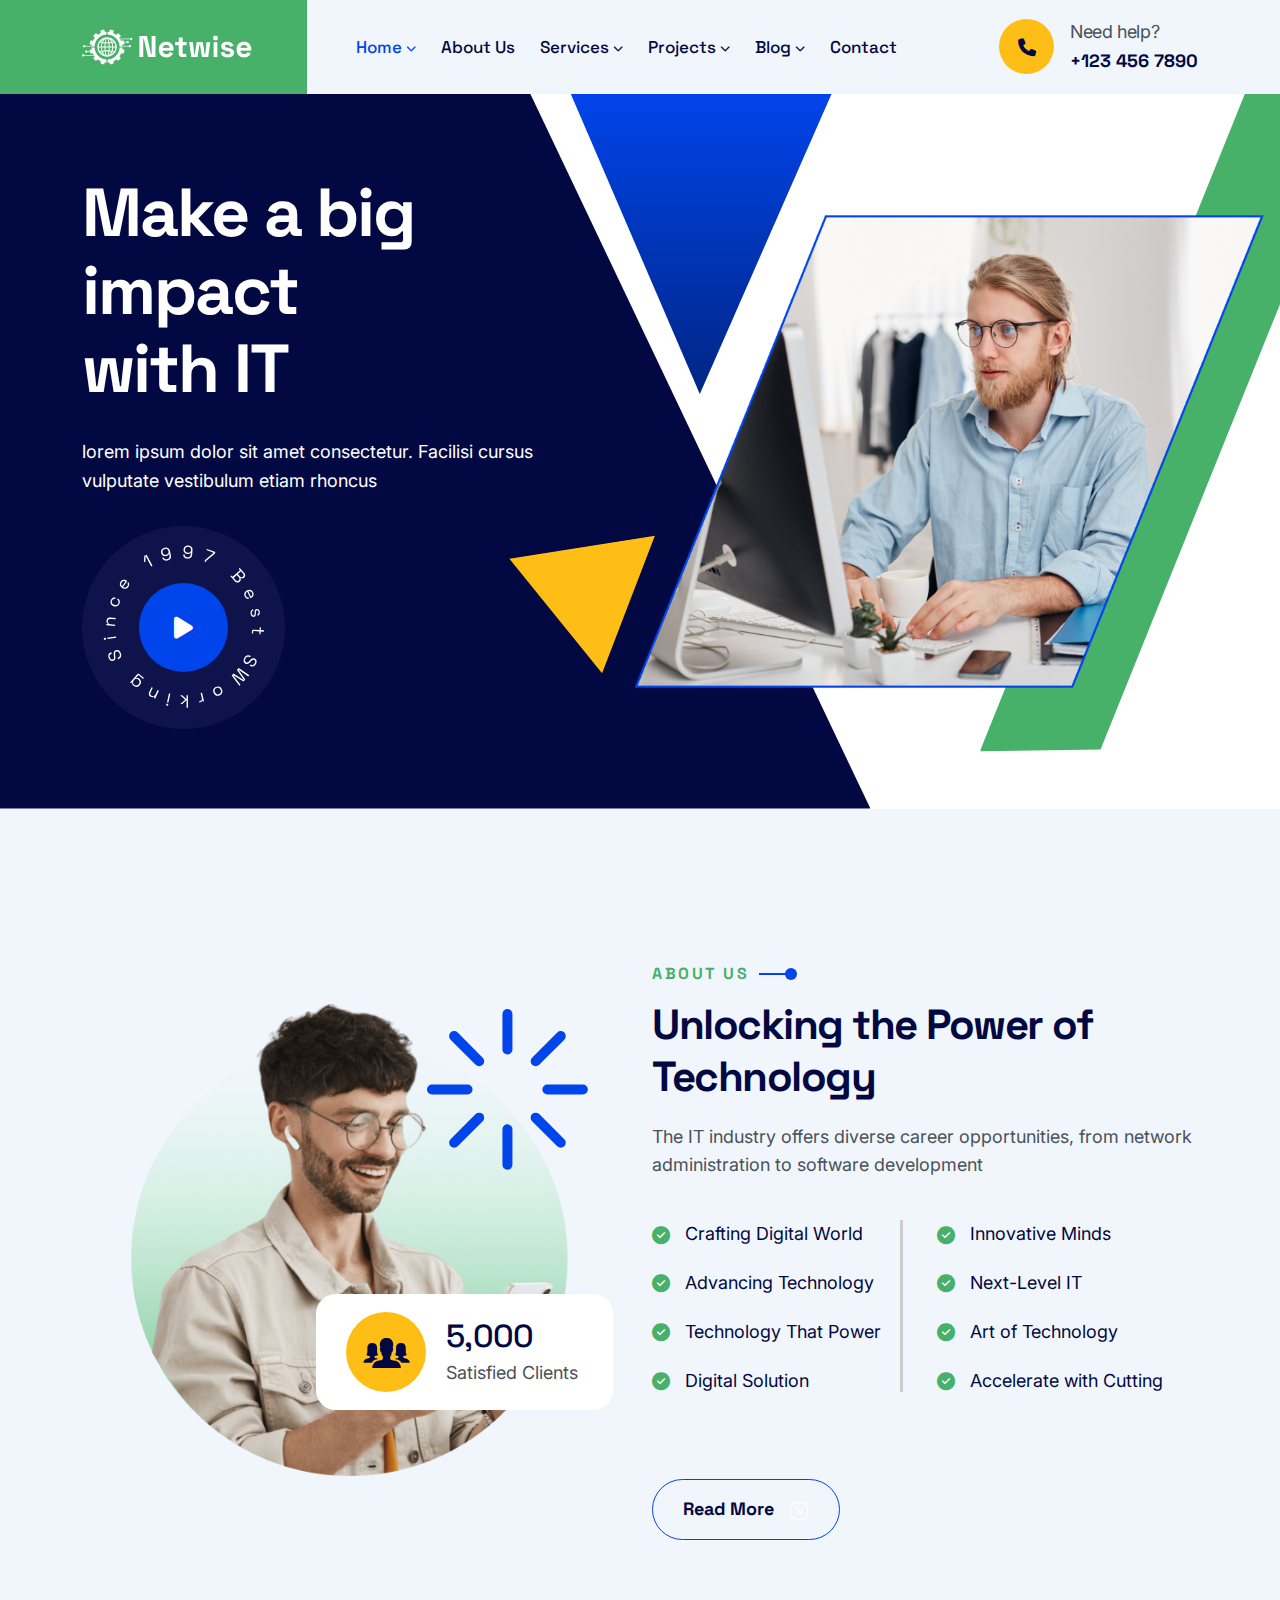
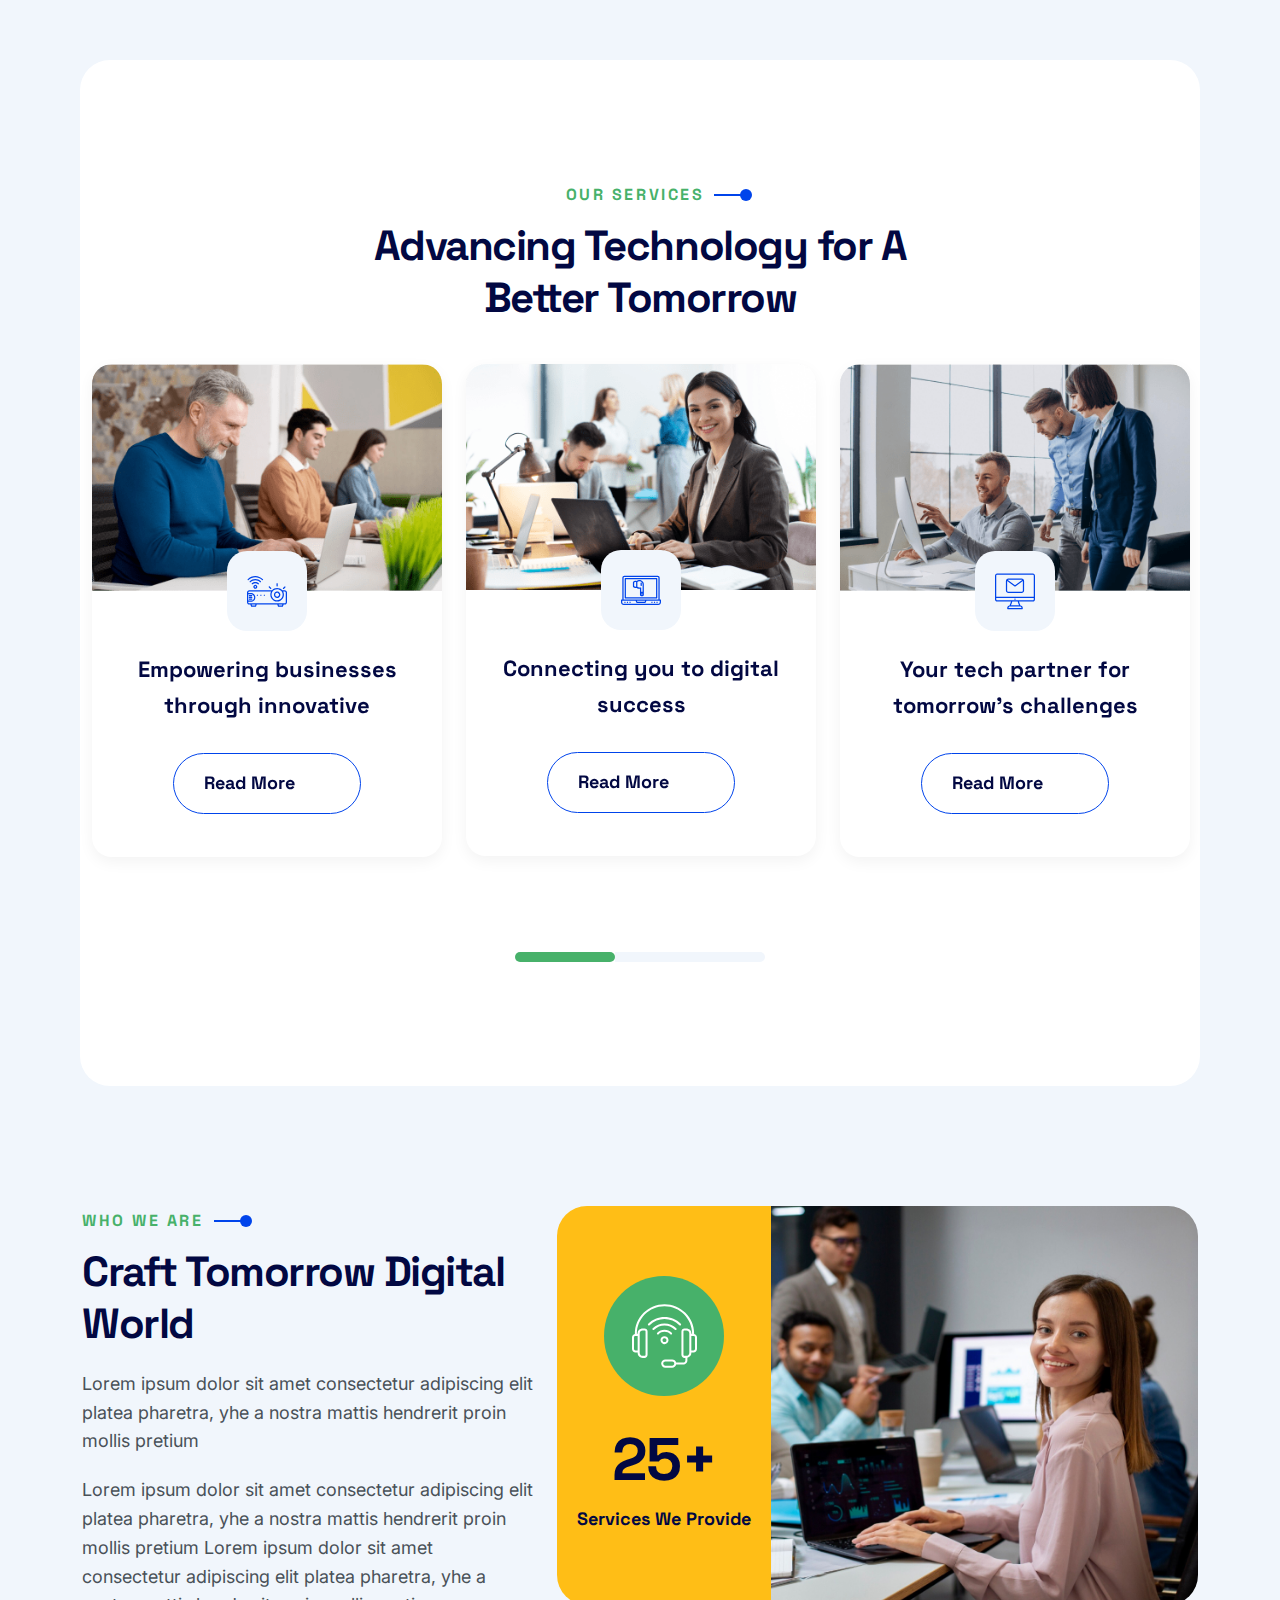
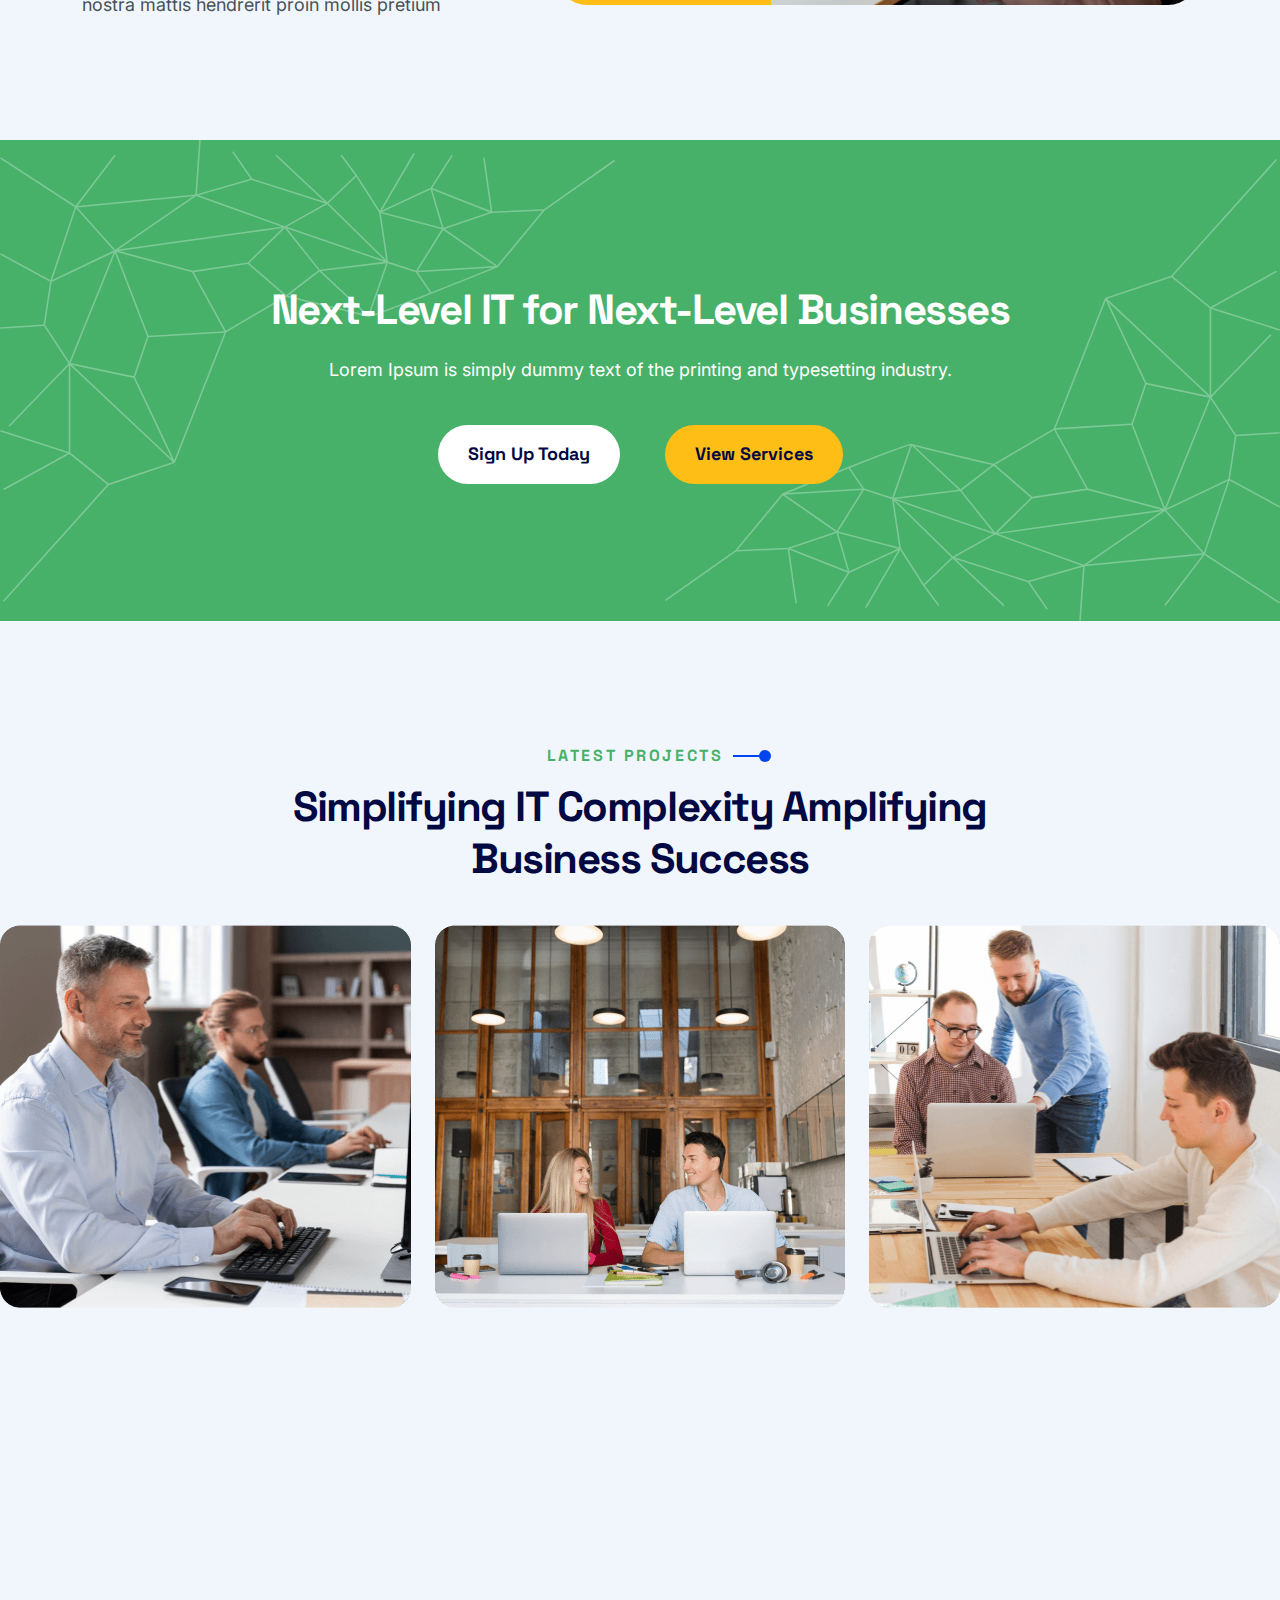
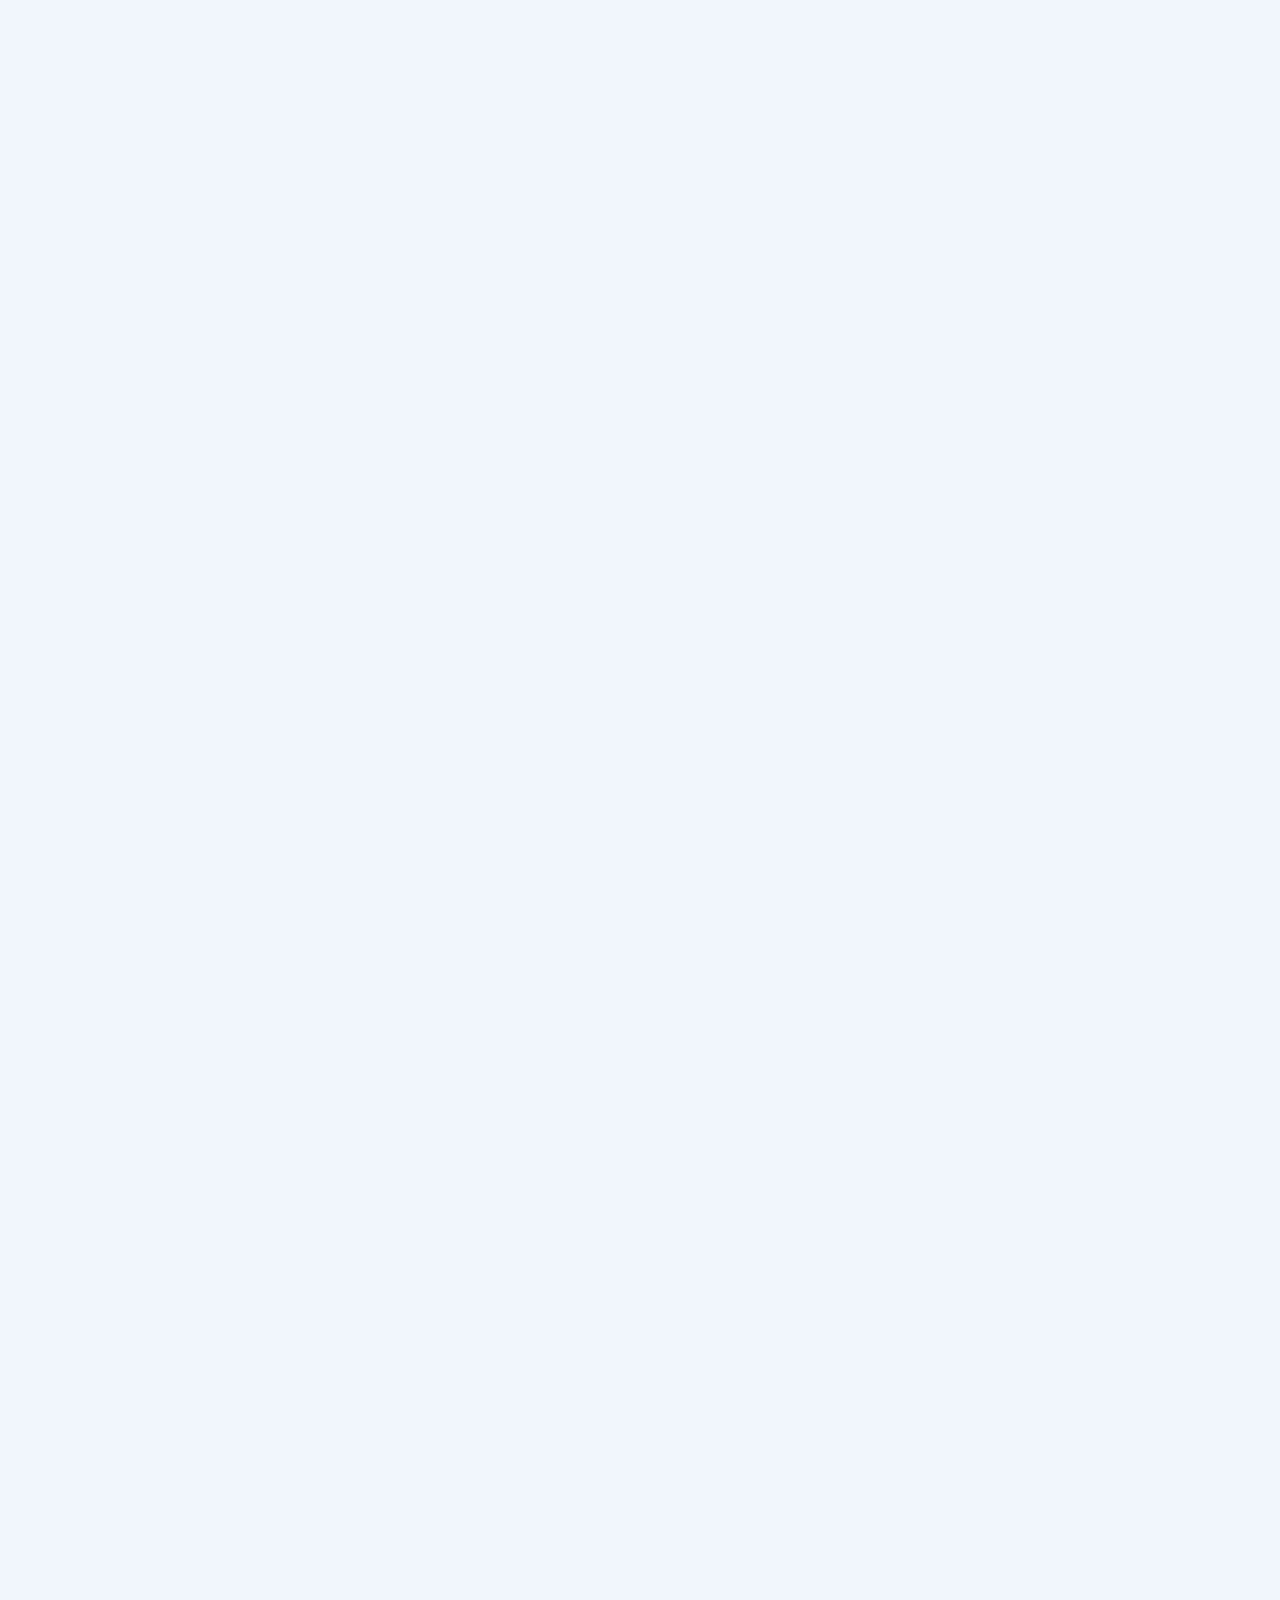
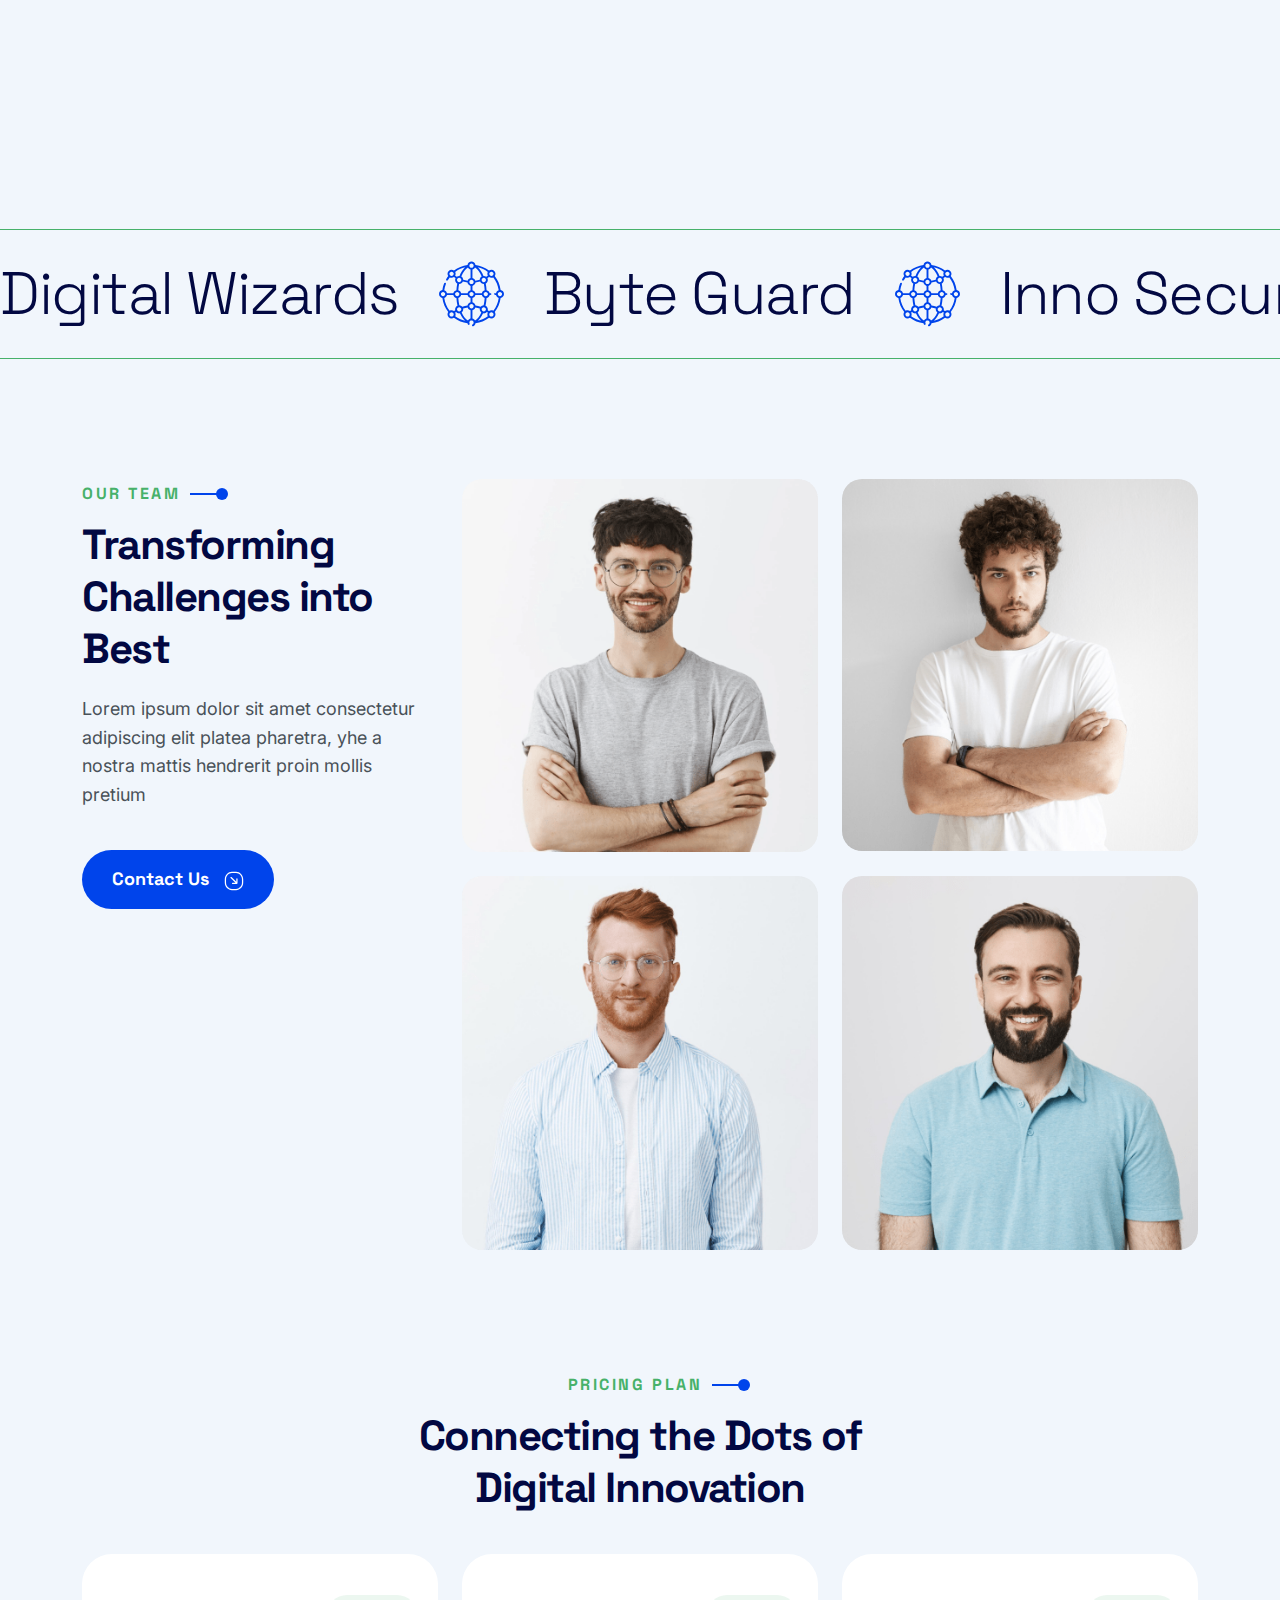
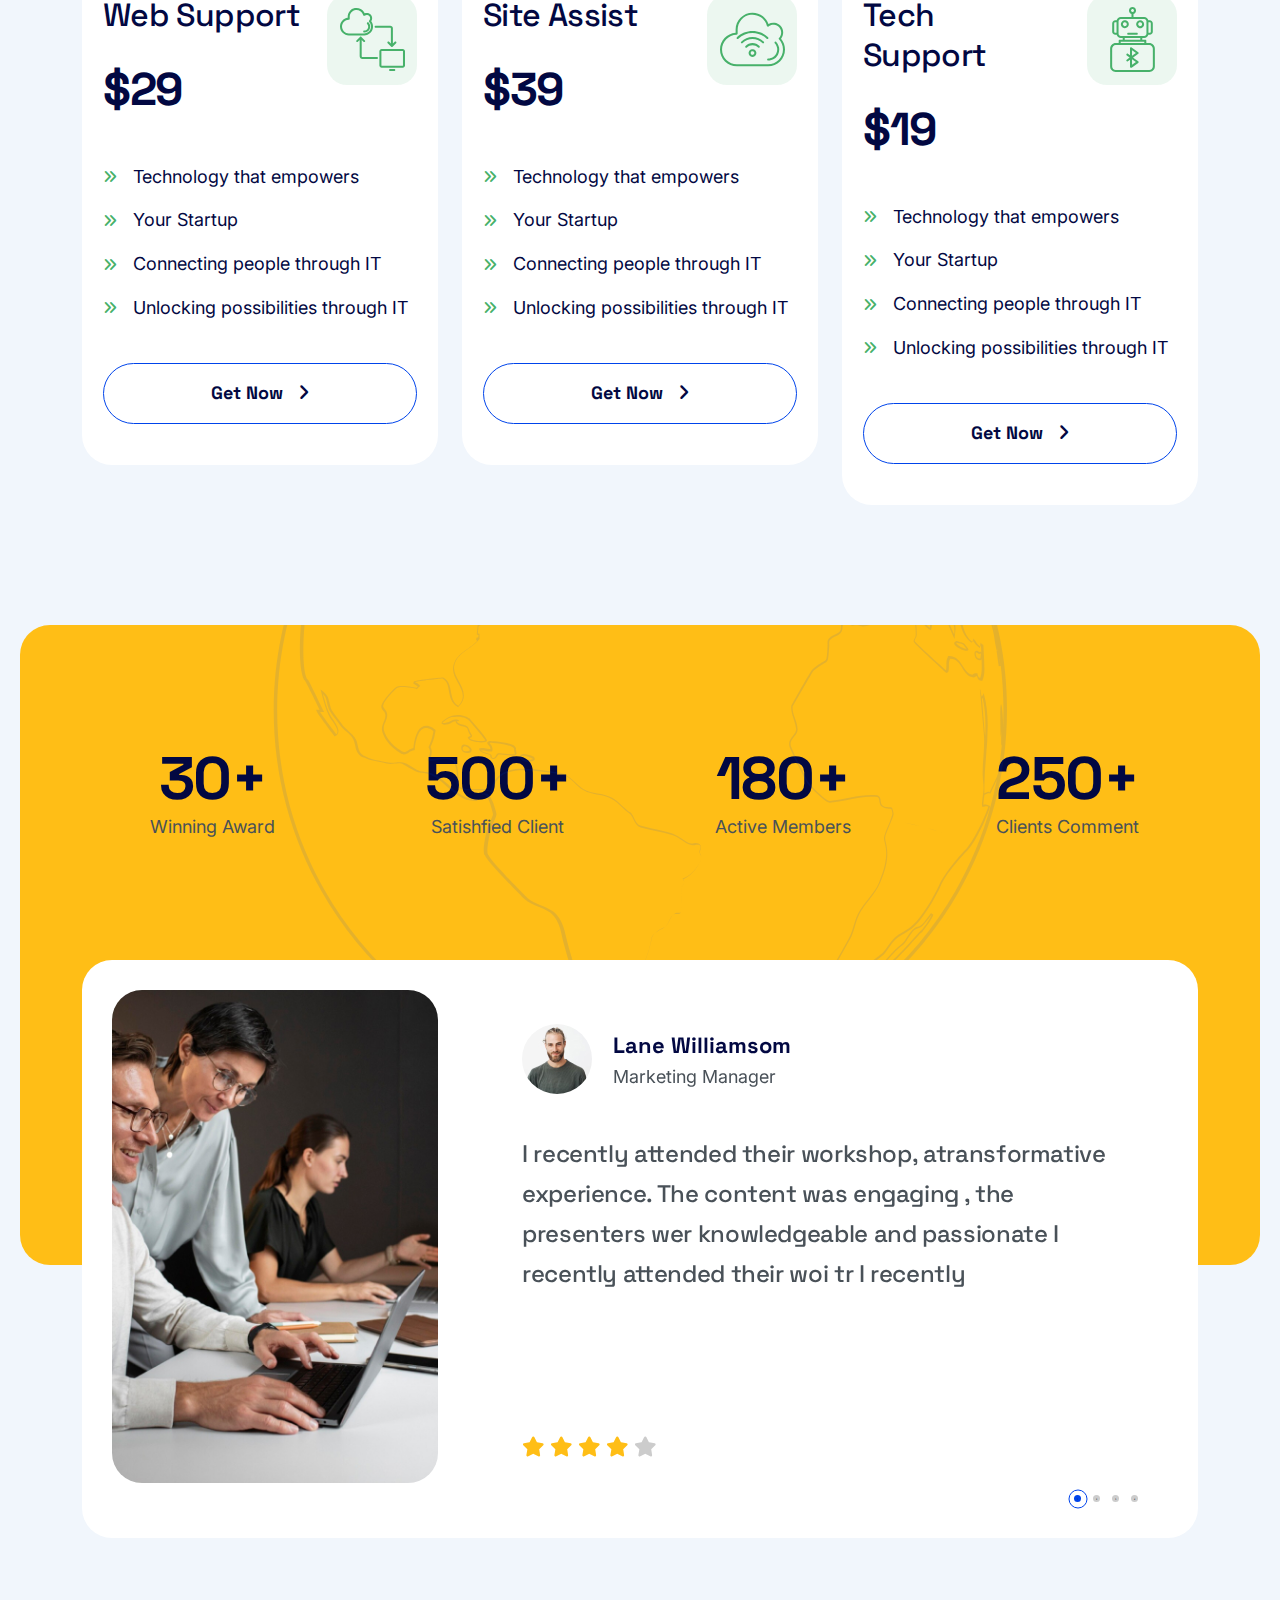
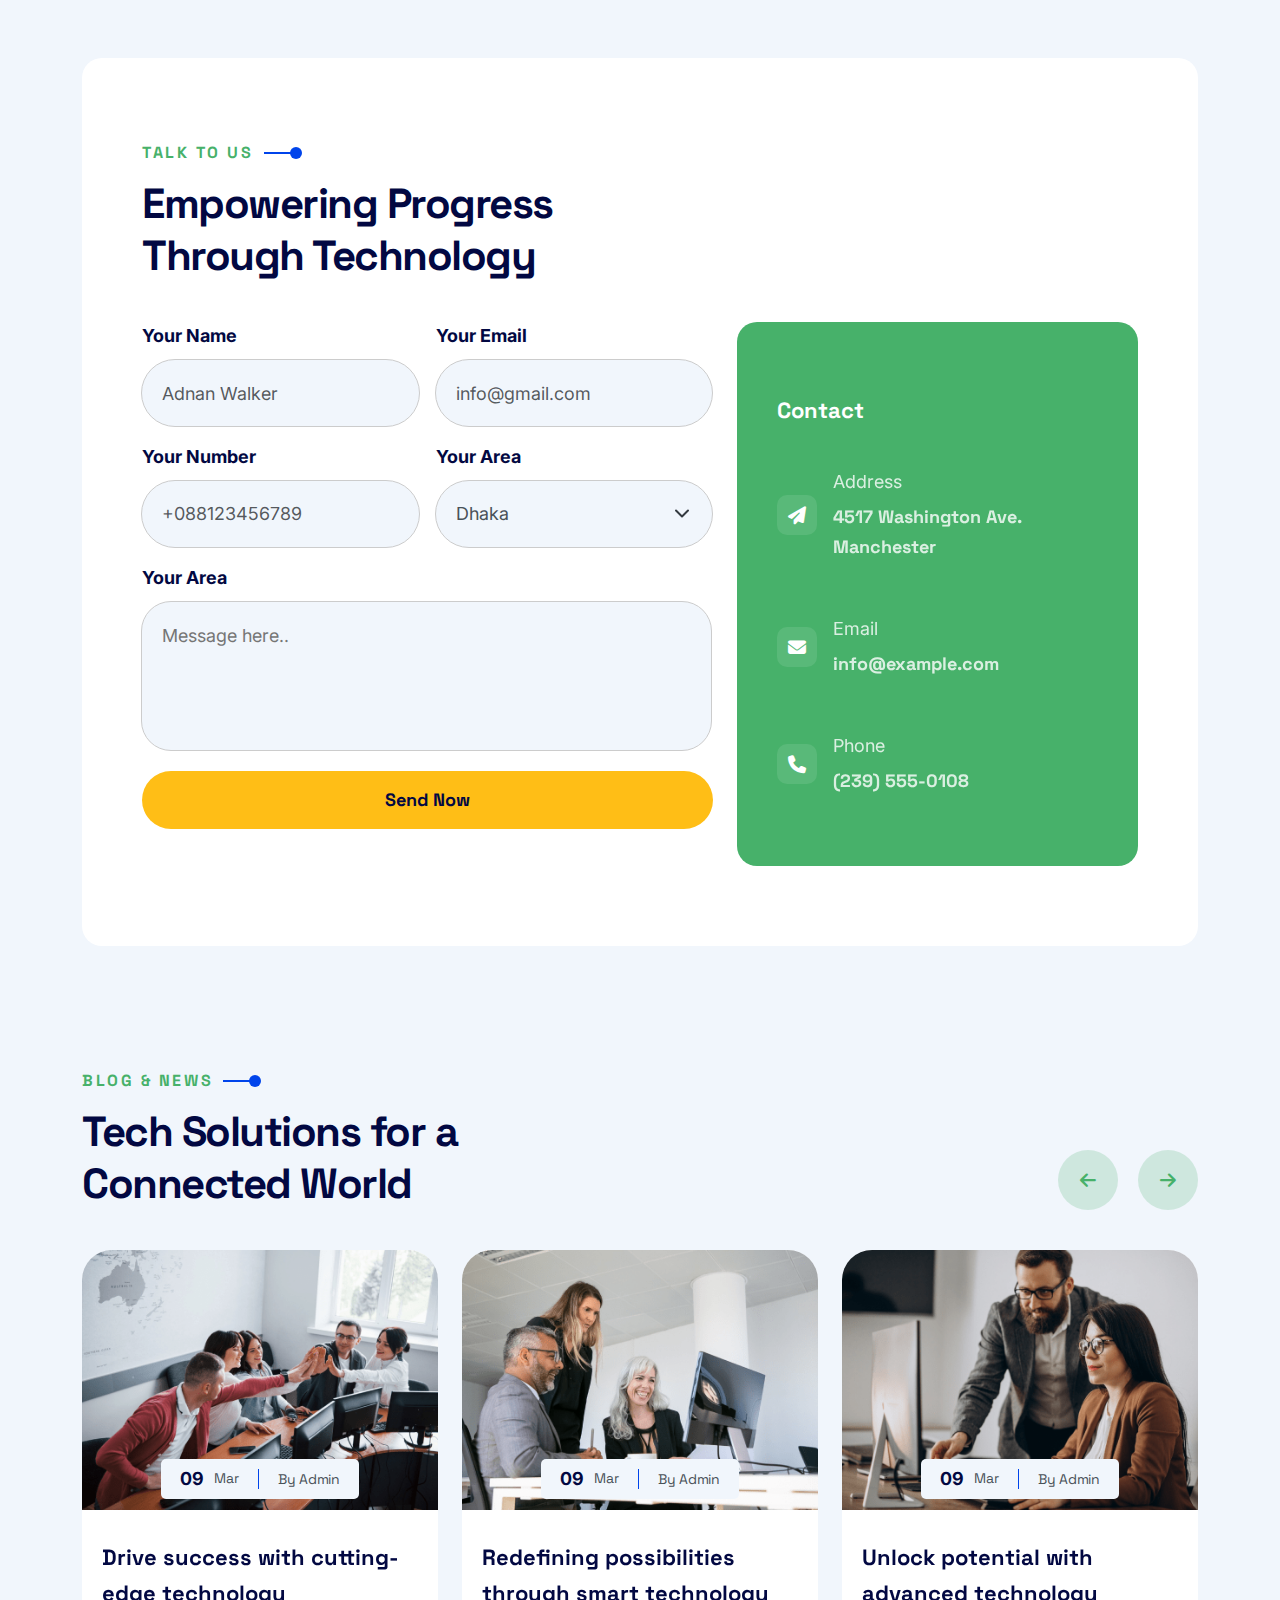
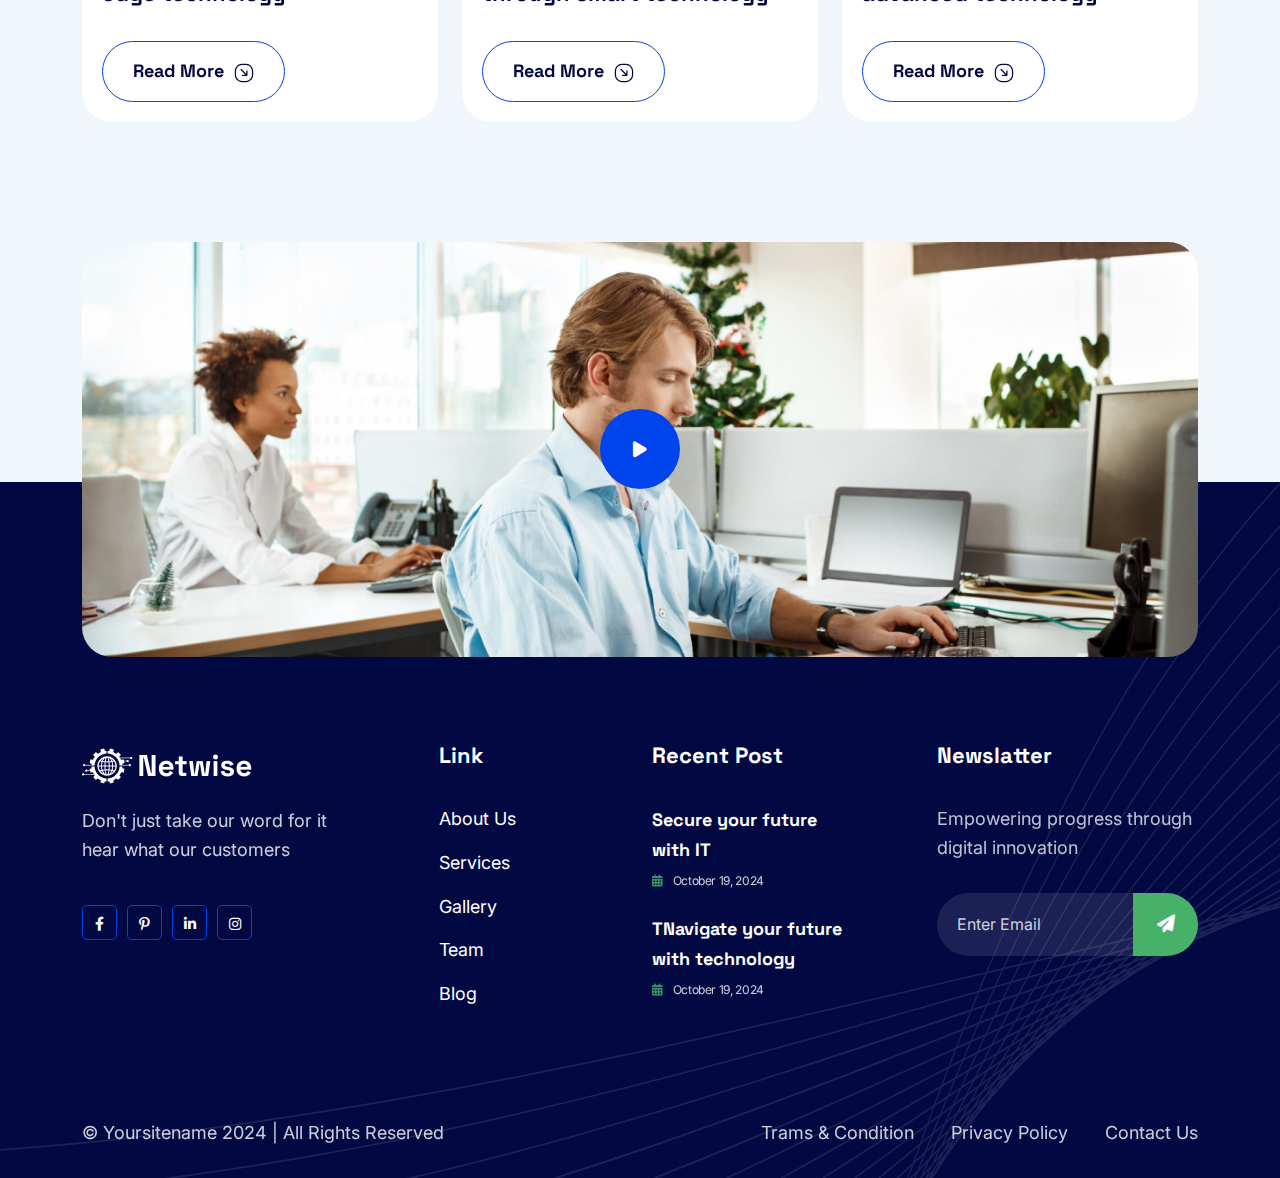
<file: index-2.html>
<!DOCTYPE html>
<html lang="en">
  <head>
    <meta http-equiv="X-UA-Compatible" content="chrome=1" />
    <title>
      Netwise – IT Solutions &amp; Technology HTML Template Preview -
      ThemeForest
    </title>
    <meta
      name="description"
      content="&amp;lt;h2&amp;gt;&amp;lt;strong&amp;gt;Netwise – IT Solutions &amp;amp; Technology HTML Template&amp;lt;/strong&amp;gt;&amp;lt;/..."
    />
    <meta name="robots" content="noindex, nofollow" />
    <meta
      name="viewport"
      content="width=device-width, minimum-scale=1, maximum-scale=1"
    />
    <meta name="turbo-visit-control" content="reload" />

    <!-- favicon link here  -->
    <link
      rel="shortcut icon"
      href="assets/img/icon/favicon.png"
      type="image/x-icon"
    />
    <!-- css file here  -->
    <link rel="stylesheet" href="assets/css/bootstrap.min.css" />
    <link rel="stylesheet" href="assets/css/magnific-popup.css" />
    <link rel="stylesheet" href="assets/css/slick.css" />
    <link rel="stylesheet" href="assets/css/animate.min.css" />
    <link rel="stylesheet" href="assets/css/odometer-theme-minimal.css" />
    <link rel="stylesheet" href="assets/fontawsome/css/fontawesome.css" />
    <link rel="stylesheet" href="assets/css/style.css" />
  </head>
  <body class="background">
    <!-- header section start  -->
    <div id="header-fixed-height"></div>
    <header class="pn-header-section-two background w-100" id="sticky-header">
      <nav class="navbar navbar-expand-lg p-0 d-none d-xl-flex">
        <div class="container">
          <a class="navbar-brand m-0" href="index.html">
            <img src="assets/img/logo/logo-white.png" alt="logo" />
          </a>
          <div class="collapse navbar-collapse" id="navbarSupportedContent">
            <ul class="navbar-nav mx-auto mb-2 mb-lg-0">
              <li class="nav-item">
                <a class="nav-link active" href="#"
                  >Home <i class="fas fa-chevron-down"></i>
                </a>
                <ul class="list-unstyled sub-menu">
                  <li><a href="index.html">Home One</a></li>
                  <li><a href="index-2.html">Home Two</a></li>
                </ul>
              </li>
              <li class="nav-item">
                <a class="nav-link" href="about.html">About Us</a>
              </li>
              <li class="nav-item">
                <a class="nav-link" href="#"
                  >Services <i class="fas fa-chevron-down"></i
                ></a>
                <ul class="list-unstyled sub-menu">
                  <li><a href="services.html">Service Single</a></li>
                  <li><a href="service-details.html">Service Details</a></li>
                </ul>
              </li>
              <li class="nav-item">
                <a class="nav-link" href="#"
                  >Projects <i class="fas fa-chevron-down"></i
                ></a>
                <ul class="list-unstyled sub-menu">
                  <li><a href="project.html">Project Single</a></li>
                  <li><a href="project-details.html">Project Details</a></li>
                </ul>
              </li>
              <li class="nav-item">
                <a class="nav-link" href="#"
                  >Blog <i class="fas fa-chevron-down"></i
                ></a>
                <ul class="list-unstyled sub-menu">
                  <li><a href="blog.html">Blog Single</a></li>
                  <li><a href="blog-details.html">Blog Details</a></li>
                </ul>
              </li>
              <li class="nav-item">
                <a class="nav-link" href="contact.html">Contact</a>
              </li>
            </ul>
            <a
              href="tel:+1234567890"
              class="call-to-action d-flex align-items-center"
            >
              <div
                class="icon d-flex align-items-center justify-content-center rounded-pill"
              >
                <i class="fa-solid fa-phone"></i>
              </div>
              <div class="info">
                <p class="d-inline-block help">Need help?</p>
                <h5 class="number">+123 456 7890</h5>
              </div>
            </a>
          </div>
        </div>
      </nav>
      <!-- mobile navbar part start -->
      <div class="mobile-menu-area d-block d-xl-none">
        <div class="container">
          <!-- mobile topbar -->
          <div class="mobile-topbar">
            <div class="d-flex justify-content-between align-items-center">
              <div class="logo">
                <a href="index.html">
                  <img src="assets/img/logo/logo.png" alt="logo"
                /></a>
              </div>
              <div class="bars">
                <i class="fas fa-bars"></i>
              </div>
            </div>
          </div>
        </div>
        <!-- mobile menu -->
        <div class="mobile-menu-overlay"></div>
        <div class="mobile-menu-main">
          <div class="logo">
            <a href="index.html">
              <img src="assets/img/logo/logo.png" alt="logo"
            /></a>
          </div>
          <div class="close-mobile-menu"><i class="fas fa-times"></i></div>
          <div class="menu-body">
            <div class="menu-list">
              <ul class="list-unstyled">
                <li class="sub-mobile-menu">
                  <a href="#"
                    >Home <i class="fas fa-chevron-down float-end"></i
                  ></a>
                  <ul class="list-unstyled">
                    <li><a href="index.html">Home One</a></li>
                    <li><a href="index-2.html">Home Two</a></li>
                  </ul>
                </li>
                <li class="sub-mobile-menu">
                  <a href="about.html">About Us</a>
                </li>
                <li class="sub-mobile-menu">
                  <a href="#"
                    >Services <i class="fas fa-chevron-down float-end"></i
                  ></a>
                  <ul class="list-unstyled">
                    <li>
                      <a href="services.html">Service Single</a>
                    </li>
                    <li>
                      <a href="service-details.html">Service Details</a>
                    </li>
                  </ul>
                </li>
                <li class="sub-mobile-menu">
                  <a href="#"
                    >Projects <i class="fas fa-chevron-down float-end"></i
                  ></a>
                  <ul class="list-unstyled">
                    <li>
                      <a href="projects.html">Project Single</a>
                    </li>
                    <li>
                      <a href="project-details.html">Project Details</a>
                    </li>
                  </ul>
                </li>
                <li class="sub-mobile-menu">
                  <a href="#"
                    >Blog <i class="fas fa-chevron-down float-end"></i
                  ></a>
                  <ul class="list-unstyled">
                    <li>
                      <a href="blog.html">Blog Single</a>
                    </li>
                    <li>
                      <a href="blog-details.html">Blog Details</a>
                    </li>
                  </ul>
                </li>
                <li class="sub-mobile-menu">
                  <a href="contact.html">Contact</a>
                </li>
              </ul>
            </div>
          </div>
          <div class="call-us m-4">
            <a
              href="tel:(+1) 652-3698"
              class="call-to-action d-flex align-items-center"
            >
              <div
                class="icon d-flex justify-content-center align-items-center rounded-pill"
              >
                <i class="fa-solid fa-phone"></i>
              </div>
              <div class="info">
                <p class="help">Need help?</p>
                <h5 class="number">(+1) 652-3698</h5>
              </div>
            </a>
          </div>
        </div>
      </div>
      <!-- mobile navbar part end -->
    </header>
    <!-- header section end  -->
    <main>
      <!-- banner section start  -->
      <section
        class="banner-section-two position-relative bg-white z-0 overflow-hidden"
      >
        <div class="banner-shapes d-none d-lg-block">
          <img
            src="assets/img/banner/banner-shape-4.svg"
            alt="banner-shape-4"
            class="banner-shape-4 position-absolute"
          />
        </div>
        <div class="container">
          <div class="row g-4">
            <div class="col-lg-5 align-self-center">
              <div class="banner-content">
                <h1 class="banner-title text-white fw-bold">
                  Make a big impact with IT
                </h1>
                <p class="text-white mt-30">
                  lorem ipsum dolor sit amet consectetur. Facilisi cursus
                  vulputate vestibulum etiam rhoncus
                </p>
                <a
                  href="https://www.youtube.com/watch?v=PkkV1vLHUvQ"
                  class="mt-30 play-video rounded-pill d-flex align-items-center justify-content-center text-center position-relative"
                >
                  <img
                    src="assets/img/banner/circle-image.svg"
                    alt="circle-image"
                    class="position-absolute rounded-img"
                  />
                  <span
                    class="play-icon rounded-pill d-flex align-items-center justify-content-center text-white"
                  >
                    <i class="fa-solid fa-play"></i>
                  </span>
                </a>
              </div>
            </div>
            <div class="col-lg-7 align-self-center">
              <div class="banner-image position-relative">
                <div class="img ps-lg-5">
                  <img
                    src="assets/img/banner/banner-image-2.png"
                    alt="banner-image-2"
                    class="img-fluid w-100"
                  />
                </div>
                <img
                  src="assets/img/banner/banner-shape-2.svg"
                  alt="banner-shape-2"
                  class="banner-shape-2 position-absolute d-none d-lg-block"
                />
                <img
                  src="assets/img/banner/banner-shape-3.svg"
                  alt="banner-shape-3"
                  class="banner-shape-3 position-absolute d-none d-lg-block"
                />
              </div>
            </div>
          </div>
        </div>
      </section>
      <!-- banner section end  -->
      <!-- about section start  -->
      <section class="about-section py-120">
        <div class="container">
          <div class="row g-4">
            <div class="col-lg-6">
              <div class="about-image position-relative">
                <img
                  src="assets/img/about/about-img-1.png"
                  alt="about-img-1"
                  class="img-fluid w-100"
                />
                <div class="shape position-absolute">
                  <img
                    src="assets/img/shape/about-shape.svg"
                    alt="about-shape"
                  />
                </div>
                <div
                  class="clients position-absolute bg-white d-flex align-items-center"
                >
                  <div
                    class="icon-box rounded-pill d-flex flex-shrink-0 align-items-center justify-content-center bg-tertiary"
                  >
                    <svg
                      xmlns="http://www.w3.org/2000/svg"
                      width="47"
                      height="31"
                      viewBox="0 0 47 31"
                      fill="none"
                    >
                      <path
                        d="M33.144 24.0706C31.9922 23.6599 30.1125 23.6321 29.2793 23.3208C28.6378 23.1539 28.032 22.8716 27.4917 22.4876C27.2646 21.5305 27.1662 20.5474 27.1993 19.5643C27.6276 19.1533 27.9747 18.6654 28.2225 18.126C28.4711 17.2004 28.636 16.2543 28.7151 15.2991C28.7151 15.2991 29.3933 15.5914 29.6608 14.2306C29.8874 13.0613 30.3186 12.443 30.206 11.5791C30.0935 10.7153 29.6096 10.9214 29.6096 10.9214C30.1344 9.71219 30.3397 8.38849 30.206 7.07716C30.198 6.23319 30.0165 5.3999 29.6726 4.62913C29.3287 3.85836 28.8299 3.16661 28.2071 2.59693C27.5844 2.02725 26.8511 1.59183 26.0528 1.31776C25.2545 1.0437 24.4084 0.936857 23.5671 1.00389C22.7256 0.936815 21.8793 1.0431 21.0805 1.31615C20.2818 1.58921 19.5475 2.02324 18.9232 2.59139C18.2989 3.15954 17.7978 3.84974 17.4508 4.6193C17.1039 5.38886 16.9185 6.22141 16.9062 7.06547C16.7739 8.37567 16.975 9.69806 17.4909 10.9097C17.4909 10.9097 17.0085 10.7036 16.8945 11.5674C16.7805 12.4313 17.2044 13.0583 17.4368 14.2277C17.7043 15.5944 18.3825 15.2962 18.3825 15.2962C18.4625 16.2512 18.6273 17.1973 18.8751 18.1231C19.1229 18.6624 19.47 19.1504 19.8983 19.5614C19.9314 20.5445 19.833 21.5276 19.6059 22.4847C19.0671 22.869 18.4606 23.1482 17.8183 23.3076C16.9968 23.6263 15.1156 23.6672 13.9536 24.0779C12.5525 24.603 11.3481 25.5486 10.5055 26.7851C9.66289 28.0215 9.2233 29.4883 9.247 30.9844H37.8404C37.8685 29.4878 37.432 28.0193 36.5909 26.7812C35.7498 25.543 34.5456 24.596 33.144 24.0706Z"
                        fill="currentColor"
                      />
                      <path
                        d="M11.6526 19.0644C12.8601 19.0481 14.0426 18.7187 15.0846 18.1084C13.4914 15.6937 14.3538 12.8771 14.0264 10.2461C14.0103 9.64743 13.8703 9.05863 13.6153 8.51678C13.3604 7.97493 12.9959 7.49178 12.5449 7.09779C12.0939 6.7038 11.5662 6.40751 10.995 6.22761C10.4239 6.0477 9.82159 5.98808 9.22622 6.0525H9.1853C8.59344 5.99628 7.99634 6.06197 7.43086 6.24553C6.86539 6.42909 6.34354 6.72662 5.89755 7.11974C5.45155 7.51286 5.09088 7.99323 4.83779 8.5312C4.58471 9.06916 4.44458 9.65329 4.42607 10.2475C4.09719 12.8683 5.01074 16.0036 3.37805 18.1099C4.42328 18.7102 5.61569 19.0059 6.8203 18.9635C6.88269 19.5406 6.8481 20.1241 6.71798 20.6898C6.36424 20.9844 5.93845 21.1797 5.48432 21.2554C4.58354 21.4503 3.69481 21.6973 2.82261 21.995C2.12379 22.3602 1.53805 22.9095 1.12871 23.5834C0.719358 24.2573 0.501959 25.0303 0.5 25.8188H8.7541C9.50435 24.4784 10.654 23.4054 12.0429 22.7493C12.8478 22.412 13.7093 22.2305 14.5818 22.2143C14.5818 22.2143 14.9721 21.5975 13.6873 21.3607C13.0044 21.2107 12.3419 20.9796 11.714 20.6722C11.5181 20.453 11.6526 19.0644 11.6526 19.0644Z"
                        fill="currentColor"
                      />
                      <path
                        d="M35.4945 19.0644C34.2871 19.0481 33.1045 18.7187 32.0625 18.1084C33.6557 15.6937 32.7933 12.8771 33.1208 10.2461C33.1369 9.64743 33.2768 9.05863 33.5318 8.51678C33.7868 7.97493 34.1512 7.49178 34.6022 7.09779C35.0532 6.7038 35.5809 6.40751 36.1521 6.22761C36.7233 6.0477 37.3255 5.98808 37.9209 6.0525H37.9618C38.5537 5.99628 39.1508 6.06197 39.7163 6.24553C40.2817 6.42909 40.8036 6.72662 41.2496 7.11974C41.6956 7.51286 42.0562 7.99323 42.3093 8.5312C42.5624 9.06916 42.7025 9.65329 42.7211 10.2475C43.0499 12.8683 42.1364 16.0036 43.7691 18.1099C42.7238 18.7102 41.5314 19.0059 40.3268 18.9635C40.2644 19.5406 40.299 20.1241 40.4291 20.6898C40.7829 20.9844 41.2087 21.1797 41.6628 21.2554C42.5636 21.4503 43.4523 21.6973 44.3245 21.995C45.0233 22.3602 45.6091 22.9095 46.0184 23.5834C46.4278 24.2573 46.6452 25.0303 46.6471 25.8188H38.393C37.6428 24.4784 36.4931 23.4054 35.1043 22.7493C34.2994 22.412 33.4378 22.2305 32.5653 22.2143C32.5653 22.2143 32.175 21.5975 33.4599 21.3607C34.1427 21.2107 34.8052 20.9796 35.4331 20.6722C35.629 20.453 35.4945 19.0644 35.4945 19.0644Z"
                        fill="currentColor"
                      />
                    </svg>
                  </div>
                  <div class="info">
                    <h3 class="heading-three">5,000</h3>
                    <p>Satisfied Clients</p>
                  </div>
                </div>
              </div>
            </div>
            <div class="col-lg-6">
              <div class="about-text mt-30">
                <div class="section-title pb-20">
                  <h4
                    class="sub-title mb-10 fw-bold text-uppercase position-relative d-inline-block"
                  >
                    about us
                  </h4>
                  <h2 class="title fw-bold">
                    Unlocking the Power of Technology
                  </h2>
                </div>
                <p class="pb-40">
                  The IT industry offers diverse career opportunities, from
                  network administration to software development
                </p>
                <div class="row g-4">
                  <div class="col-sm-6 list-info-wrapper">
                    <div class="list-info list-info-border position-relative">
                      <ul class="list-unstyled">
                        <li class="d-flex align-items-center">
                          <i class="fa-solid fa-circle-check flex-shrink-0"></i>
                          <span> Crafting Digital World</span>
                        </li>
                        <li class="d-flex align-items-center">
                          <i class="fa-solid fa-circle-check flex-shrink-0"></i>
                          <span> Advancing Technology</span>
                        </li>
                        <li class="d-flex align-items-center">
                          <i class="fa-solid fa-circle-check flex-shrink-0"></i>
                          <span> Technology That Power</span>
                        </li>
                        <li class="d-flex align-items-center">
                          <i class="fa-solid fa-circle-check flex-shrink-0"></i>
                          <span> Digital Solution</span>
                        </li>
                      </ul>
                    </div>
                  </div>
                  <div class="col-sm-6 list-info-wrapper">
                    <div class="list-info">
                      <ul class="list-unstyled">
                        <li class="d-flex align-items-center">
                          <i class="fa-solid fa-circle-check flex-shrink-0"></i>
                          <span>Innovative Minds</span>
                        </li>
                        <li class="d-flex align-items-center">
                          <i class="fa-solid fa-circle-check flex-shrink-0"></i>
                          <span> Next-Level IT</span>
                        </li>
                        <li class="d-flex align-items-center">
                          <i class="fa-solid fa-circle-check flex-shrink-0"></i>
                          <span> Art of Technology</span>
                        </li>
                        <li class="d-flex align-items-center">
                          <i class="fa-solid fa-circle-check flex-shrink-0"></i>
                          <span> Accelerate with Cutting</span>
                        </li>
                      </ul>
                    </div>
                  </div>
                  <div class="read-more pt-60">
                    <a href="about.html" class="theme-btn theme-btn-border"
                      >Read More
                      <span class="btn-arrow">
                        <svg
                          width="20"
                          height="20"
                          viewBox="0 0 20 20"
                          fill="none"
                          xmlns="http://www.w3.org/2000/svg"
                        >
                          <g clip-path="url(#clip0_0_38173)">
                            <path
                              d="M13.4317 12.5381C13.4967 12.4215 13.535 12.2898 13.5367 12.1506L13.5733 7.95396C13.5758 7.60896 13.2992 7.32646 12.9483 7.32312C12.6058 7.32312 12.3258 7.59896 12.3233 7.94229L12.2975 10.8665L7.48917 6.05813C7.245 5.81396 6.84917 5.81396 6.605 6.05813C6.36083 6.30229 6.36083 6.69812 6.605 6.94229L11.4158 11.7531L8.59083 11.7831C8.245 11.7873 7.96833 12.0698 7.9725 12.4148C7.97583 12.7581 8.255 13.0331 8.60417 13.0331C8.60417 13.0331 12.6783 12.989 12.685 12.989C12.9967 12.9856 13.2842 12.8023 13.4325 12.539L13.4317 12.5381Z"
                              class="btn-arrow-fill"
                            ></path>
                            <path
                              d="M9.99984 19.2219C9.29484 19.2219 8.59818 19.2094 7.91151 19.1853C4.06734 19.0503 0.949844 15.9328 0.81401 12.0869C0.789844 11.3994 0.777344 10.7036 0.777344 9.99859C0.777344 9.29359 0.789844 8.59776 0.81401 7.91026C0.949844 4.06609 4.06734 0.948594 7.91151 0.813594C9.28651 0.76526 10.7148 0.76526 12.0882 0.813594C15.9323 0.948594 19.0498 4.06609 19.1857 7.91193C19.2098 8.59859 19.2223 9.29526 19.2223 10.0003C19.2223 10.7053 19.2098 11.4011 19.1857 12.0886C19.0498 15.9336 15.9323 19.0511 12.0882 19.1869C11.4015 19.2111 10.7048 19.2236 9.99984 19.2236V19.2219ZM9.99984 2.02609C9.31068 2.02609 8.62818 2.03859 7.95568 2.06276C4.76401 2.17443 2.17568 4.76276 2.06318 7.95443C2.03984 8.62776 2.02734 9.30859 2.02734 9.99859C2.02734 10.6886 2.03984 11.3703 2.06318 12.0428C2.17568 15.2344 4.76401 17.8236 7.95568 17.9344C9.30151 17.9836 10.699 17.9836 12.044 17.9344C15.2365 17.8228 17.8248 15.2344 17.9365 12.0428C17.9598 11.3694 17.9723 10.6886 17.9723 9.99859C17.9723 9.30859 17.9598 8.62693 17.9365 7.95443C17.824 4.76276 15.2357 2.17359 12.044 2.06276C11.3707 2.03859 10.689 2.02609 9.99984 2.02609Z"
                              class="btn-arrow-fill"
                            ></path>
                          </g>
                        </svg>
                      </span>
                    </a>
                  </div>
                </div>
              </div>
            </div>
          </div>
        </div>
      </section>
      <!-- about section end  -->
      <!-- services section start  -->
      <section class="service-section-two px-80">
        <div class="services-bg bg-white py-120 br-30">
          <div class="container">
            <div class="row">
              <div class="col-lg-6 col-sm-10 mx-auto">
                <div class="section-title pb-60 text-center">
                  <h4
                    class="sub-title mb-10 fw-bold text-uppercase position-relative d-inline-block"
                  >
                    Our Services
                  </h4>
                  <h2 class="title fw-bold">
                    Advancing Technology for A Better Tomorrow
                  </h2>
                </div>
              </div>
            </div>
            <div class="row services-slider-two">
              <div class="col-lg-4">
                <div class="service-item overflow-hidden br-20 bg-white">
                  <div class="service-image overflow-hidden">
                    <a href="service-details.html" class="d-block w-100">
                      <img
                        src="assets/img/service/service-two-img1.png"
                        alt="service-two-img1"
                        class="img-fluid w-100"
                      />
                    </a>
                  </div>
                  <div class="service-text text-center position-relative">
                    <div
                      class="icon-box d-flex align-items-center justify-content-center br-20 background position-absolute start-50 translate-middle-x"
                    >
                      <svg
                        xmlns="http://www.w3.org/2000/svg"
                        width="40"
                        height="41"
                        viewBox="0 0 40 41"
                        fill="none"
                      >
                        <path
                          fill-rule="evenodd"
                          clip-rule="evenodd"
                          d="M8.84109 16.3597C8.77241 16.4286 8.69082 16.4832 8.601 16.5204C8.51118 16.5577 8.4149 16.5769 8.31766 16.5769C8.22042 16.5769 8.12413 16.5577 8.03431 16.5204C7.94449 16.4832 7.8629 16.4286 7.79422 16.3597C7.69067 16.2562 7.62015 16.1243 7.59158 15.9807C7.563 15.8371 7.57766 15.6882 7.63369 15.5529C7.68971 15.4176 7.7846 15.302 7.90635 15.2207C8.02809 15.1393 8.17123 15.0959 8.31766 15.0959C8.46408 15.0959 8.60722 15.1393 8.72896 15.2207C8.85071 15.302 8.9456 15.4176 9.00163 15.5529C9.05766 15.6882 9.07231 15.8371 9.04374 15.9807C9.01516 16.1243 8.94464 16.2562 8.84109 16.3597ZM6.91 14.4284C6.63161 14.7068 6.44203 15.0615 6.36523 15.4477C6.28843 15.8339 6.32787 16.2342 6.47855 16.5979C6.62924 16.9617 6.8844 17.2726 7.21178 17.4913C7.53916 17.71 7.92404 17.8268 8.31777 17.8268C8.7115 17.8268 9.09639 17.71 9.42377 17.4913C9.75115 17.2726 10.0063 16.9617 10.157 16.5979C10.3077 16.2342 10.3471 15.8339 10.2703 15.4477C10.1935 15.0615 10.0039 14.7068 9.72555 14.4284C9.3514 14.0565 8.8453 13.8478 8.31777 13.8478C7.79025 13.8478 7.28415 14.0565 6.91 14.4284ZM10.8974 13.2281C10.2098 12.5541 9.28578 12.1759 8.32294 12.1745C7.3601 12.1732 6.43496 12.5487 5.74547 13.2207C5.68696 13.2783 5.61768 13.3238 5.54158 13.3547C5.46549 13.3855 5.38407 13.401 5.30197 13.4004C5.21987 13.3997 5.13871 13.3829 5.06311 13.3509C4.98751 13.3189 4.91896 13.2723 4.86137 13.2138C4.80378 13.1552 4.75827 13.086 4.72745 13.0099C4.69664 12.9338 4.68111 12.8523 4.68176 12.7703C4.68241 12.6882 4.69922 12.607 4.73124 12.5314C4.76326 12.4558 4.80985 12.3872 4.86836 12.3296C5.79246 11.4284 7.0327 10.9248 8.32351 10.9267C9.61432 10.9285 10.8531 11.4357 11.7746 12.3396C11.8924 12.4559 11.9592 12.6142 11.9603 12.7798C11.9614 12.9454 11.8966 13.1046 11.7803 13.2224C11.7227 13.2807 11.6542 13.3272 11.5787 13.359C11.5031 13.3909 11.4221 13.4075 11.3401 13.4081C11.1745 13.4091 11.0153 13.3444 10.8975 13.2281H10.8974ZM12.9648 11.1578C13.0224 11.2154 13.0908 11.2611 13.166 11.2923C13.2413 11.3235 13.322 11.3395 13.4034 11.3394C13.5275 11.34 13.6489 11.3037 13.7522 11.235C13.8555 11.1663 13.936 11.0684 13.9834 10.9538C14.0309 10.8392 14.0431 10.713 14.0185 10.5914C13.994 10.4698 13.9338 10.3583 13.8456 10.2711C13.1204 9.54702 12.2595 8.9731 11.3123 8.58213C10.365 8.19115 9.34993 7.9908 8.32516 7.99254H8.31773C7.29417 7.98977 6.28009 8.18877 5.33348 8.57817C4.38686 8.96756 3.52628 9.53971 2.80094 10.2619C2.74179 10.3193 2.6946 10.3879 2.66208 10.4636C2.62957 10.5393 2.61238 10.6208 2.6115 10.7032C2.61063 10.7856 2.62609 10.8674 2.65698 10.9438C2.68788 11.0202 2.73361 11.0897 2.79153 11.1484C2.84945 11.207 2.9184 11.2536 2.99442 11.2855C3.07044 11.3173 3.15202 11.3338 3.23444 11.334C3.31687 11.3341 3.3985 11.3179 3.47464 11.2864C3.55078 11.2548 3.61991 11.2085 3.67805 11.15C4.91665 9.93108 6.58523 9.24854 8.32305 9.25001C10.0609 9.25147 11.7283 9.93673 12.9648 11.1578ZM0.726562 9.07707C0.610171 8.95925 0.545175 8.80013 0.54579 8.63452C0.546405 8.4689 0.612581 8.31027 0.729844 8.19332C1.72659 7.19838 2.90996 6.41002 4.21207 5.87343C5.51417 5.33685 6.90941 5.06261 8.31773 5.06645H8.32516C9.73421 5.06325 11.13 5.33868 12.4322 5.8769C13.7344 6.41511 14.9174 7.20548 15.913 8.20254C15.9722 8.26014 16.0194 8.3289 16.0519 8.40486C16.0843 8.48081 16.1014 8.56245 16.102 8.64504C16.1027 8.72762 16.087 8.80953 16.0558 8.886C16.0246 8.96248 15.9786 9.03201 15.9203 9.09057C15.8621 9.14913 15.7928 9.19555 15.7165 9.22715C15.6402 9.25876 15.5584 9.27491 15.4758 9.27468C15.3932 9.27445 15.3115 9.25784 15.2353 9.22581C15.1592 9.19378 15.0902 9.14697 15.0323 9.08809C11.336 5.40731 5.3143 5.40363 1.61039 9.08027C1.49265 9.19683 1.33349 9.26195 1.16781 9.26135C1.00214 9.26075 0.843457 9.19448 0.726562 9.07707ZM4.71734 28.8735H2.45453C2.28877 28.8735 2.1298 28.8076 2.01259 28.6904C1.89538 28.5732 1.82953 28.4142 1.82953 28.2485C1.82953 28.0827 1.89538 27.9237 2.01259 27.8065C2.1298 27.6893 2.28877 27.6235 2.45453 27.6235H4.71734C4.8831 27.6235 5.04208 27.6893 5.15929 27.8065C5.2765 27.9237 5.34234 28.0827 5.34234 28.2485C5.34234 28.4142 5.2765 28.5732 5.15929 28.6904C5.04208 28.8076 4.8831 28.8735 4.71734 28.8735ZM1.83172 26.4556C1.83172 26.2902 1.89727 26.1316 2.014 26.0144C2.13074 25.8973 2.28915 25.8312 2.45453 25.8306H4.71734C4.8831 25.8306 5.04208 25.8964 5.15929 26.0136C5.2765 26.1309 5.34234 26.2898 5.34234 26.4556C5.34234 26.6213 5.2765 26.7803 5.15929 26.8975C5.04208 27.0147 4.8831 27.0806 4.71734 27.0806H2.45453C2.28915 27.08 2.13074 27.0139 2.014 26.8968C1.89727 26.7796 1.83172 26.621 1.83172 26.4556ZM1.83172 24.6627C1.83172 24.4973 1.89727 24.3387 2.014 24.2215C2.13074 24.1044 2.28915 24.0383 2.45453 24.0377H4.71734C4.8831 24.0377 5.04208 24.1035 5.15929 24.2208C5.2765 24.338 5.34234 24.4969 5.34234 24.6627C5.34234 24.8285 5.2765 24.9874 5.15929 25.1046C5.04208 25.2218 4.8831 25.2877 4.71734 25.2877H2.45453C2.28915 25.2871 2.13074 25.221 2.014 25.1039C1.89727 24.9867 1.83172 24.8281 1.83172 24.6627ZM36.027 17.8962C35.9102 17.7788 35.8446 17.62 35.8446 17.4543C35.8446 17.2887 35.9102 17.1298 36.027 17.0125L37.4531 15.5871C37.5704 15.4698 37.7294 15.4039 37.8952 15.4038C38.061 15.4038 38.2201 15.4696 38.3374 15.5869C38.4547 15.7041 38.5206 15.8631 38.5206 16.029C38.5207 16.1948 38.4548 16.3538 38.3376 16.4711L36.9114 17.8962C36.8535 17.9545 36.7846 18.0007 36.7087 18.0322C36.6328 18.0636 36.5514 18.0797 36.4692 18.0793C36.3034 18.0793 36.1443 18.0134 36.027 17.8962H36.027ZM21.8758 16.3875C21.8178 16.3294 21.7717 16.2605 21.7404 16.1846C21.709 16.1087 21.6928 16.0274 21.6929 15.9453C21.6929 15.8633 21.7091 15.782 21.7406 15.7061C21.772 15.6303 21.8181 15.5614 21.8762 15.5034C21.9342 15.4454 22.0032 15.3994 22.079 15.368C22.1549 15.3366 22.2362 15.3205 22.3183 15.3205C22.4004 15.3205 22.4817 15.3367 22.5575 15.3682C22.6333 15.3996 22.7022 15.4457 22.7602 15.5038L24.1827 16.9289C24.2701 17.0163 24.3296 17.1277 24.3537 17.2489C24.3778 17.3702 24.3654 17.4958 24.3181 17.61C24.2708 17.7242 24.1906 17.8218 24.0878 17.8905C23.985 17.9592 23.8642 17.9958 23.7405 17.9957C23.5749 17.995 23.4161 17.9294 23.2983 17.8129L21.8758 16.3875ZM29.4969 14.7767V12.7611C29.4969 12.5949 29.5629 12.4356 29.6804 12.3181C29.7979 12.2006 29.9572 12.1346 30.1234 12.1346C30.2895 12.1346 30.4489 12.2006 30.5664 12.3181C30.6838 12.4356 30.7498 12.5949 30.7498 12.7611V14.7767C30.7498 14.9428 30.6838 15.1022 30.5664 15.2197C30.4489 15.3372 30.2895 15.4032 30.1234 15.4032C29.9572 15.4032 29.7979 15.3372 29.6804 15.2197C29.5629 15.1022 29.4969 14.9428 29.4969 14.7767ZM30.1234 21.8001C30.5063 21.8004 30.8806 21.9143 31.1989 22.1273C31.5172 22.3403 31.7652 22.6429 31.9115 22.9968C32.0579 23.3507 32.096 23.7401 32.0211 24.1157C31.9462 24.4913 31.7617 24.8362 31.4907 25.1069C31.2198 25.3776 30.8748 25.562 30.4991 25.6366C30.1235 25.7112 29.7341 25.6728 29.3803 25.5262C29.0265 25.3796 28.7241 25.1314 28.5113 24.8129C28.2986 24.4945 28.185 24.1201 28.1849 23.7372C28.1857 23.2234 28.3902 22.731 28.7536 22.3678C29.117 22.0047 29.6096 21.8005 30.1234 21.8001ZM30.1234 26.9238C30.7536 26.9237 31.3697 26.7366 31.8937 26.3864C32.4177 26.0361 32.8261 25.5383 33.0672 24.956C33.3083 24.3736 33.3713 23.7329 33.2483 23.1147C33.1252 22.4966 32.8216 21.9288 32.3759 21.4832C31.9302 21.0375 31.3623 20.7341 30.7441 20.6112C30.1259 20.4883 29.4851 20.5515 28.9029 20.7928C28.3206 21.034 27.8229 21.4425 27.4728 21.9666C27.1227 22.4907 26.9358 23.1069 26.9359 23.7372C26.937 24.5821 27.2732 25.3921 27.8707 25.9895C28.4683 26.5869 29.2784 26.9229 30.1234 26.9238ZM18.021 24.2527C18.021 24.3762 17.9844 24.497 17.9158 24.5998C17.8472 24.7025 17.7497 24.7826 17.6355 24.83C17.5214 24.8773 17.3958 24.8898 17.2746 24.8658C17.1534 24.8418 17.0421 24.7824 16.9546 24.6952C16.8671 24.6079 16.8075 24.4967 16.7832 24.3755C16.7589 24.2544 16.7711 24.1288 16.8182 24.0145C16.8652 23.9003 16.9451 23.8026 17.0477 23.7337C17.1503 23.6649 17.271 23.628 17.3945 23.6277H17.3982C17.5636 23.6283 17.722 23.6944 17.8387 23.8115C17.9555 23.9287 18.021 24.0873 18.021 24.2527ZM14.5348 24.2527C14.5348 24.3762 14.4981 24.497 14.4295 24.5998C14.3609 24.7025 14.2634 24.7826 14.1493 24.83C14.0352 24.8773 13.9096 24.8898 13.7884 24.8658C13.6672 24.8418 13.5558 24.7824 13.4683 24.6952C13.3809 24.6079 13.3212 24.4967 13.297 24.3755C13.2727 24.2544 13.2848 24.1288 13.3319 24.0145C13.379 23.9003 13.4589 23.8026 13.5615 23.7337C13.664 23.6649 13.7847 23.628 13.9083 23.6277C13.9905 23.6276 14.0719 23.6436 14.1478 23.675C14.2238 23.7063 14.2929 23.7523 14.351 23.8104C14.4092 23.8684 14.4554 23.9374 14.4869 24.0132C14.5184 24.0891 14.5347 24.1705 14.5348 24.2527ZM11.0486 24.2527C11.0489 24.3767 11.0124 24.498 10.9438 24.6012C10.8751 24.7045 10.7774 24.785 10.6629 24.8327C10.5484 24.8803 10.4224 24.893 10.3008 24.869C10.1791 24.845 10.0673 24.7854 9.97954 24.6979C9.89176 24.6103 9.83193 24.4987 9.80762 24.3771C9.78332 24.2555 9.79564 24.1294 9.84301 24.0148C9.89039 23.9003 9.9707 23.8023 10.0738 23.7334C10.1768 23.6645 10.298 23.6277 10.422 23.6277C10.5042 23.6276 10.5856 23.6436 10.6616 23.675C10.7376 23.7063 10.8066 23.7523 10.8648 23.8104C10.923 23.8684 10.9692 23.9373 11.0007 24.0132C11.0323 24.0891 11.0485 24.1705 11.0486 24.2527ZM38.7505 31.2929V21.6183C38.7504 21.3544 38.6456 21.1012 38.459 20.9145C38.2725 20.7277 38.0194 20.6226 37.7555 20.6222H36.1671C36.7013 21.6587 36.96 22.8151 36.9183 23.9804C36.8766 25.1457 36.5359 26.2807 35.9289 27.2763C35.322 28.2719 34.4692 29.0948 33.4525 29.6657C32.4358 30.2366 31.2894 30.5365 30.1233 30.5365C28.9573 30.5365 27.8108 30.2366 26.7941 29.6657C25.7774 29.0948 24.9247 28.2719 24.3177 27.2763C23.7108 26.2807 23.3701 25.1457 23.3284 23.9804C23.2867 22.8151 23.5453 21.6587 24.0795 20.6222H2.24453C1.98057 20.6226 1.72753 20.7277 1.54098 20.9145C1.35444 21.1012 1.24961 21.3544 1.24953 21.6183V22.0381H3.925C5.09659 22.0381 6.2202 22.5035 7.04864 23.3319C7.87709 24.1604 8.3425 25.284 8.3425 26.4556C8.3425 27.6272 7.87709 28.7508 7.04864 29.5792C6.2202 30.4077 5.09659 30.8731 3.925 30.8731H1.24953V31.2928C1.24961 31.5567 1.35443 31.8099 1.54098 31.9967C1.72753 32.1834 1.98056 32.2886 2.24453 32.2889H37.7555C38.0194 32.2886 38.2725 32.1834 38.459 31.9967C38.6456 31.8099 38.7504 31.5567 38.7505 31.2928V31.2929ZM35.0063 34.4969H31.9141L31.6045 33.5391H35.3195L35.0063 34.4969ZM8.08562 34.4969H4.99367L4.68047 33.5391H8.39516L8.08562 34.4969ZM1.24969 23.2882V29.623H3.925C4.34228 29.6251 4.75586 29.5447 5.14197 29.3864C5.52809 29.2282 5.87913 28.9952 6.17492 28.7009C6.47072 28.4065 6.70545 28.0567 6.86561 27.6713C7.02578 27.286 7.10823 26.8728 7.10823 26.4555C7.10823 26.0383 7.02578 25.6251 6.86561 25.2398C6.70545 24.8544 6.47072 24.5046 6.17492 24.2102C5.87913 23.9159 5.52809 23.6829 5.14197 23.5247C4.75586 23.3664 4.34228 23.286 3.925 23.2881L1.24969 23.2882ZM30.1235 18.1867C29.0257 18.1866 27.9525 18.512 27.0396 19.1219C26.1268 19.7317 25.4153 20.5986 24.9951 21.6128C24.5749 22.627 24.4649 23.7431 24.679 24.8198C24.8931 25.8965 25.4217 26.8856 26.198 27.6619C26.9743 28.4382 27.9633 28.9669 29.04 29.1811C30.1167 29.3953 31.2328 29.2854 32.2471 28.8653C33.2613 28.4452 34.1282 27.7337 34.7381 26.8209C35.348 25.9081 35.6735 24.8349 35.6735 23.7371C35.6716 22.2657 35.0863 20.8551 34.0459 19.8146C33.0055 18.7741 31.5949 18.1887 30.1235 18.1867ZM37.7556 19.3726C38.3509 19.3734 38.9215 19.6103 39.3422 20.0313C39.763 20.4523 39.9996 21.0231 40 21.6183V31.2928C39.9997 31.8881 39.7632 32.459 39.3424 32.8801C38.9216 33.3012 38.3509 33.5382 37.7556 33.5389H36.6352L36.0566 35.3149C36.0157 35.4401 35.9363 35.5493 35.8298 35.6268C35.7233 35.7044 35.595 35.7463 35.4633 35.7468H31.4609C31.3289 35.7474 31.2002 35.7059 31.0934 35.6282C30.9867 35.5505 30.9076 35.4407 30.8677 35.3149L30.2891 33.5389H9.71094L9.13234 35.3149C9.09239 35.4407 9.01329 35.5505 8.90656 35.6282C8.79983 35.7059 8.67107 35.7474 8.53906 35.7468H4.53672C4.40497 35.7463 4.2767 35.7044 4.17018 35.6268C4.06367 35.5493 3.98432 35.4401 3.94344 35.3149L3.36484 33.5389H2.24453C1.64918 33.5382 1.07845 33.3013 0.657628 32.8802C0.236807 32.459 0.000289317 31.8881 0 31.2928L0 21.6183C0.000309975 21.023 0.236834 20.4521 0.657651 20.031C1.07847 19.6098 1.64919 19.3729 2.24453 19.3721H24.7982C24.834 19.3722 24.8698 19.3755 24.9051 19.3818C25.5418 18.6173 26.3386 18.0021 27.2393 17.5795C28.14 17.157 29.1226 16.9375 30.1174 16.9366C31.1123 16.9357 32.0952 17.1534 32.9967 17.5742C33.8982 17.9951 34.6962 18.6089 35.3343 19.3721L37.7556 19.3726Z"
                          fill="#0044EB"
                        />
                      </svg>
                    </div>
                    <h4 class="heading-four pb-30 service-title">
                      <a href="service-details.html">
                        Empowering businesses through innovative</a
                      >
                    </h4>
                    <a
                      href="service-details.html"
                      class="theme-btn theme-btn-border"
                      >Read More
                      <span class="btn-arrow">
                        <svg
                          width="20"
                          height="20"
                          viewBox="0 0 20 20"
                          fill="none"
                          xmlns="http://www.w3.org/2000/svg"
                        >
                          <g clip-path="url(#clip0_0_38173)">
                            <path
                              d="M13.4317 12.5381C13.4967 12.4215 13.535 12.2898 13.5367 12.1506L13.5733 7.95396C13.5758 7.60896 13.2992 7.32646 12.9483 7.32312C12.6058 7.32312 12.3258 7.59896 12.3233 7.94229L12.2975 10.8665L7.48917 6.05813C7.245 5.81396 6.84917 5.81396 6.605 6.05813C6.36083 6.30229 6.36083 6.69812 6.605 6.94229L11.4158 11.7531L8.59083 11.7831C8.245 11.7873 7.96833 12.0698 7.9725 12.4148C7.97583 12.7581 8.255 13.0331 8.60417 13.0331C8.60417 13.0331 12.6783 12.989 12.685 12.989C12.9967 12.9856 13.2842 12.8023 13.4325 12.539L13.4317 12.5381Z"
                              class="btn-arrow-fill"
                            ></path>
                            <path
                              d="M9.99984 19.2219C9.29484 19.2219 8.59818 19.2094 7.91151 19.1853C4.06734 19.0503 0.949844 15.9328 0.81401 12.0869C0.789844 11.3994 0.777344 10.7036 0.777344 9.99859C0.777344 9.29359 0.789844 8.59776 0.81401 7.91026C0.949844 4.06609 4.06734 0.948594 7.91151 0.813594C9.28651 0.76526 10.7148 0.76526 12.0882 0.813594C15.9323 0.948594 19.0498 4.06609 19.1857 7.91193C19.2098 8.59859 19.2223 9.29526 19.2223 10.0003C19.2223 10.7053 19.2098 11.4011 19.1857 12.0886C19.0498 15.9336 15.9323 19.0511 12.0882 19.1869C11.4015 19.2111 10.7048 19.2236 9.99984 19.2236V19.2219ZM9.99984 2.02609C9.31068 2.02609 8.62818 2.03859 7.95568 2.06276C4.76401 2.17443 2.17568 4.76276 2.06318 7.95443C2.03984 8.62776 2.02734 9.30859 2.02734 9.99859C2.02734 10.6886 2.03984 11.3703 2.06318 12.0428C2.17568 15.2344 4.76401 17.8236 7.95568 17.9344C9.30151 17.9836 10.699 17.9836 12.044 17.9344C15.2365 17.8228 17.8248 15.2344 17.9365 12.0428C17.9598 11.3694 17.9723 10.6886 17.9723 9.99859C17.9723 9.30859 17.9598 8.62693 17.9365 7.95443C17.824 4.76276 15.2357 2.17359 12.044 2.06276C11.3707 2.03859 10.689 2.02609 9.99984 2.02609Z"
                              class="btn-arrow-fill"
                            ></path>
                          </g>
                        </svg>
                      </span>
                    </a>
                  </div>
                </div>
              </div>
              <div class="col-lg-4">
                <div class="service-item overflow-hidden br-20 bg-white">
                  <div class="service-image overflow-hidden">
                    <a href="service-details.html" class="d-block w-100">
                      <img
                        src="assets/img/service/service-two-img2.png"
                        alt="service-two-img2"
                        class="img-fluid w-100"
                      />
                    </a>
                  </div>
                  <div class="service-text text-center position-relative">
                    <div
                      class="icon-box d-flex align-items-center justify-content-center br-20 background position-absolute start-50 translate-middle-x"
                    >
                      <svg
                        xmlns="http://www.w3.org/2000/svg"
                        width="40"
                        height="41"
                        viewBox="0 0 40 41"
                        fill="none"
                      >
                        <g clip-path="url(#clip0_0_32362)">
                          <path
                            fill-rule="evenodd"
                            clip-rule="evenodd"
                            d="M19.5638 15.4077V13.2296C19.5638 13.0638 19.6297 12.9049 19.7469 12.7877C19.8641 12.6705 20.0231 12.6046 20.1888 12.6046C20.3546 12.6046 20.5136 12.6705 20.6308 12.7877C20.748 12.9049 20.8138 13.0638 20.8138 13.2296V15.4077C20.8138 15.5735 20.748 15.7325 20.6308 15.8497C20.5136 15.9669 20.3546 16.0327 20.1888 16.0327C20.0231 16.0327 19.8641 15.9669 19.7469 15.8497C19.6297 15.7325 19.5638 15.5735 19.5638 15.4077ZM13.1608 12.6305C13.1591 12.6115 13.1628 12.5925 13.1713 12.5755C13.1798 12.5586 13.1929 12.5443 13.2091 12.5343C13.4812 12.3334 13.793 12.1928 14.1238 12.1218C14.4545 12.0508 14.7966 12.0511 15.1272 12.1226V16.7758C14.9615 16.8111 14.7925 16.8289 14.623 16.8289C14.1138 16.8304 13.6177 16.667 13.209 16.3632C13.1928 16.3535 13.1797 16.3394 13.1711 16.3225C13.1626 16.3056 13.159 16.2867 13.1607 16.2679L13.1608 12.6305ZM21.5889 14.4491C21.5891 13.8453 21.416 13.254 21.0903 12.7456C20.7645 12.2371 20.2997 11.8328 19.7511 11.5805C19.2024 11.3283 18.5929 11.2387 17.9949 11.3225C17.3969 11.4062 16.8354 11.6598 16.3772 12.053V16.8445C16.9481 17.3373 17.6776 17.6078 18.4319 17.6062C18.761 17.6063 19.088 17.5552 19.4014 17.4547C19.4952 17.4245 19.5947 17.4169 19.692 17.4324C19.7893 17.448 19.8815 17.4863 19.9612 17.5442C20.0408 17.6022 20.1057 17.6781 20.1504 17.7659C20.1952 17.8536 20.2186 17.9507 20.2188 18.0492V21.6344H21.589L21.5889 14.4491ZM21.5288 24.9625H20.278C20.2624 24.9617 20.2476 24.9551 20.2366 24.944C20.2257 24.9328 20.2192 24.918 20.2187 24.9023V24.582H21.5889V24.9023C21.5883 24.9181 21.5818 24.9331 21.5707 24.9442C21.5595 24.9554 21.5446 24.9619 21.5288 24.9625ZM21.5889 23.332H20.2188V22.8844H21.589L21.5889 23.332ZM12.4653 17.3687C12.9249 17.7083 13.4582 17.9345 14.0217 18.029C14.5853 18.1234 15.1632 18.0835 15.7084 17.9124C16.1648 18.2719 16.6878 18.5374 17.2473 18.6938C17.8068 18.8501 18.3917 18.8942 18.9684 18.8234V24.9023C18.9687 25.2496 19.1068 25.5826 19.3523 25.8282C19.5978 26.0738 19.9308 26.212 20.278 26.2124H21.5288C21.8762 26.2121 22.2092 26.074 22.4549 25.8284C22.7005 25.5827 22.8386 25.2497 22.8389 24.9023V14.4492C22.8389 13.6222 22.6062 12.8119 22.1674 12.1109C21.7286 11.4099 21.1014 10.8465 20.3575 10.4851C19.6136 10.1238 18.7831 9.97905 17.9608 10.0675C17.1385 10.1559 16.3577 10.474 15.7077 10.9852C15.1625 10.8142 14.5847 10.7744 14.0213 10.869C13.4579 10.9636 12.9248 11.19 12.4655 11.5297C12.2927 11.6564 12.1524 11.8222 12.056 12.0136C11.9596 12.2049 11.9099 12.4163 11.9108 12.6305V16.268C11.9099 16.4822 11.9596 16.6936 12.056 16.885C12.1524 17.0763 12.2927 17.2421 12.4655 17.3688L12.4653 17.3687ZM35.4443 32.3094C35.4443 32.1437 35.51 31.9849 35.6271 31.8677C35.7442 31.7505 35.903 31.6846 36.0686 31.6844H36.0701C36.1937 31.6845 36.3144 31.7213 36.4171 31.7901C36.5198 31.8589 36.5998 31.9565 36.6469 32.0707C36.6941 32.185 36.7064 32.3106 36.6822 32.4318C36.658 32.553 36.5984 32.6643 36.511 32.7516C36.4235 32.8389 36.3122 32.8984 36.1909 32.9224C36.0697 32.9465 35.9441 32.9341 35.8299 32.8867C35.7158 32.8394 35.6182 32.7593 35.5496 32.6565C35.4809 32.5538 35.4443 32.433 35.4443 32.3094ZM32.8982 32.3094C32.8982 32.1437 32.9639 31.9849 33.081 31.8677C33.198 31.7505 33.3568 31.6846 33.5224 31.6844H33.5239C33.6475 31.6845 33.7683 31.7213 33.8709 31.79C33.9736 31.8588 34.0536 31.9565 34.1008 32.0707C34.148 32.1849 34.1603 32.3105 34.1361 32.4317C34.1119 32.5529 34.0523 32.6642 33.9649 32.7516C33.8775 32.8389 33.7661 32.8984 33.6449 32.9224C33.5237 32.9465 33.398 32.9341 33.2839 32.8867C33.1697 32.8394 33.0721 32.7593 33.0035 32.6565C32.9348 32.5538 32.8982 32.433 32.8982 32.3094ZM30.352 32.3094C30.352 32.1437 30.4178 31.9849 30.5348 31.8677C30.6519 31.7505 30.8107 31.6846 30.9763 31.6844H30.9778C31.1014 31.6845 31.2222 31.7213 31.3248 31.7901C31.4275 31.8589 31.5075 31.9565 31.5547 32.0707C31.6019 32.185 31.6141 32.3106 31.5899 32.4318C31.5657 32.553 31.5061 32.6643 31.4187 32.7516C31.3313 32.8389 31.2199 32.8984 31.0987 32.9224C30.9775 32.9465 30.8518 32.9341 30.7377 32.8867C30.6235 32.8394 30.5259 32.7593 30.4573 32.6565C30.3887 32.5538 30.352 32.433 30.352 32.3094ZM9.64836 32.3094C9.64844 32.433 9.61186 32.5539 9.54325 32.6568C9.47465 32.7596 9.37709 32.8399 9.26291 32.8873C9.14873 32.9347 9.02304 32.9473 8.90175 32.9233C8.78045 32.8993 8.66897 32.8399 8.58141 32.7526C8.49385 32.6653 8.43414 32.5541 8.40981 32.4328C8.38548 32.3116 8.39763 32.1859 8.44472 32.0716C8.49182 31.9572 8.57174 31.8594 8.6744 31.7905C8.77706 31.7216 8.89784 31.6847 9.02148 31.6844H9.02336C9.18912 31.6844 9.34809 31.7502 9.4653 31.8674C9.58251 31.9846 9.64836 32.1436 9.64836 32.3094ZM7.10219 32.3094C7.10219 32.4329 7.06558 32.5537 6.99698 32.6564C6.92838 32.7592 6.83088 32.8393 6.71678 32.8866C6.60268 32.934 6.4771 32.9465 6.35592 32.9225C6.23473 32.8985 6.12336 32.8392 6.03588 32.7519C5.9484 32.6647 5.88873 32.5535 5.86442 32.4324C5.8401 32.3113 5.85222 32.1857 5.89925 32.0714C5.94628 31.9572 6.02611 31.8595 6.12865 31.7906C6.23119 31.7217 6.35185 31.6847 6.47539 31.6844H6.47719C6.64295 31.6844 6.80192 31.7502 6.91913 31.8674C7.03634 31.9846 7.10219 32.1436 7.10219 32.3094ZM4.55609 32.3094C4.55617 32.433 4.51959 32.5539 4.45096 32.6568C4.38234 32.7597 4.28476 32.8399 4.17055 32.8873C4.05635 32.9348 3.93065 32.9473 3.80934 32.9233C3.68803 32.8993 3.57656 32.8398 3.48901 32.7525C3.40147 32.6652 3.34178 32.5538 3.31749 32.4326C3.29321 32.3113 3.30541 32.1856 3.35257 32.0713C3.39972 31.957 3.47971 31.8592 3.58242 31.7903C3.68513 31.7215 3.80595 31.6846 3.92961 31.6844H3.93109C4.09685 31.6844 4.25583 31.7502 4.37304 31.8674C4.49025 31.9846 4.55609 32.1436 4.55609 32.3094ZM38.7496 32.3094V30.7828H25.4171C25.4138 30.7922 25.4116 30.8007 25.4083 30.8094L24.7147 32.5711C24.6688 32.6878 24.5888 32.788 24.4851 32.8587C24.3815 32.9293 24.259 32.9672 24.1335 32.9673H15.8716C15.7461 32.9672 15.6234 32.9294 15.5197 32.8588C15.4159 32.7881 15.3357 32.6879 15.2897 32.5711L14.5914 30.7969C14.5895 30.7923 14.588 30.7875 14.5866 30.7829H1.25V32.3095C1.25045 32.7142 1.41143 33.1022 1.6976 33.3883C1.98377 33.6745 2.37178 33.8355 2.77648 33.8359H37.2232C37.628 33.8356 38.0161 33.6746 38.3023 33.3884C38.5886 33.1022 38.7496 32.7142 38.75 32.3094H38.7496ZM24.0749 30.7828L23.7077 31.7171H16.2969L15.9297 30.7828H24.0749ZM2.59297 7.73352V29.5327H37.4067V7.73352C37.4065 7.53294 37.3268 7.34062 37.185 7.19872C37.0433 7.05681 36.851 6.9769 36.6505 6.97648H3.34914C3.14853 6.97677 2.95623 7.05665 2.81446 7.19859C2.67269 7.34052 2.59303 7.53291 2.59297 7.73352ZM39.375 29.5327H38.6567V7.73352C38.6563 7.20149 38.4448 6.69138 38.0687 6.31511C37.6925 5.93885 37.1825 5.72718 36.6505 5.72656H3.34914C2.81713 5.7272 2.30709 5.93888 1.93097 6.31514C1.55484 6.69139 1.34335 7.2015 1.34289 7.73352V29.5327H0.625C0.45924 29.5327 0.300269 29.5986 0.183058 29.7158C0.065848 29.833 0 29.992 0 30.1577L0 32.3093C0.0007032 33.0455 0.293446 33.7513 0.813981 34.2718C1.33452 34.7924 2.04032 35.0852 2.77648 35.0859H37.2232C37.9594 35.0852 38.6652 34.7924 39.1858 34.2719C39.7064 33.7514 39.9992 33.0456 40 32.3094V30.1578C39.9999 29.9921 39.934 29.8332 39.8168 29.716C39.6996 29.5988 39.5407 29.5329 39.375 29.5328V29.5327ZM35.0632 27.189V9.32031H4.93641V27.1891L35.0632 27.189ZM35.6882 8.07016H4.31141C4.14565 8.07016 3.98667 8.136 3.86946 8.25321C3.75225 8.37042 3.68641 8.5294 3.68641 8.69516V27.8141C3.68641 27.9798 3.75225 28.1388 3.86946 28.256C3.98667 28.3732 4.14565 28.4391 4.31141 28.4391H35.6883C35.7704 28.4391 35.8517 28.423 35.9275 28.3916C36.0034 28.3603 36.0723 28.3142 36.1304 28.2562C36.1884 28.1981 36.2345 28.1292 36.2659 28.0533C36.2972 27.9775 36.3134 27.8962 36.3133 27.8141V8.69531C36.3133 8.61322 36.2972 8.53192 36.2658 8.45606C36.2344 8.38021 36.1884 8.31128 36.1304 8.25323C36.0723 8.19518 36.0034 8.14915 35.9275 8.11776C35.8517 8.08638 35.7704 8.07025 35.6883 8.07031L35.6882 8.07016Z"
                            fill="#0044EB"
                          />
                        </g>
                      </svg>
                    </div>
                    <h4 class="heading-four pb-30 service-title">
                      <a href="service-details.html">
                        Connecting you to digital success</a
                      >
                    </h4>
                    <a
                      href="service-details.html"
                      class="theme-btn theme-btn-border"
                      >Read More
                      <span class="btn-arrow">
                        <svg
                          width="20"
                          height="20"
                          viewBox="0 0 20 20"
                          fill="none"
                          xmlns="http://www.w3.org/2000/svg"
                        >
                          <g clip-path="url(#clip0_0_38173)">
                            <path
                              d="M13.4317 12.5381C13.4967 12.4215 13.535 12.2898 13.5367 12.1506L13.5733 7.95396C13.5758 7.60896 13.2992 7.32646 12.9483 7.32312C12.6058 7.32312 12.3258 7.59896 12.3233 7.94229L12.2975 10.8665L7.48917 6.05813C7.245 5.81396 6.84917 5.81396 6.605 6.05813C6.36083 6.30229 6.36083 6.69812 6.605 6.94229L11.4158 11.7531L8.59083 11.7831C8.245 11.7873 7.96833 12.0698 7.9725 12.4148C7.97583 12.7581 8.255 13.0331 8.60417 13.0331C8.60417 13.0331 12.6783 12.989 12.685 12.989C12.9967 12.9856 13.2842 12.8023 13.4325 12.539L13.4317 12.5381Z"
                              class="btn-arrow-fill"
                            ></path>
                            <path
                              d="M9.99984 19.2219C9.29484 19.2219 8.59818 19.2094 7.91151 19.1853C4.06734 19.0503 0.949844 15.9328 0.81401 12.0869C0.789844 11.3994 0.777344 10.7036 0.777344 9.99859C0.777344 9.29359 0.789844 8.59776 0.81401 7.91026C0.949844 4.06609 4.06734 0.948594 7.91151 0.813594C9.28651 0.76526 10.7148 0.76526 12.0882 0.813594C15.9323 0.948594 19.0498 4.06609 19.1857 7.91193C19.2098 8.59859 19.2223 9.29526 19.2223 10.0003C19.2223 10.7053 19.2098 11.4011 19.1857 12.0886C19.0498 15.9336 15.9323 19.0511 12.0882 19.1869C11.4015 19.2111 10.7048 19.2236 9.99984 19.2236V19.2219ZM9.99984 2.02609C9.31068 2.02609 8.62818 2.03859 7.95568 2.06276C4.76401 2.17443 2.17568 4.76276 2.06318 7.95443C2.03984 8.62776 2.02734 9.30859 2.02734 9.99859C2.02734 10.6886 2.03984 11.3703 2.06318 12.0428C2.17568 15.2344 4.76401 17.8236 7.95568 17.9344C9.30151 17.9836 10.699 17.9836 12.044 17.9344C15.2365 17.8228 17.8248 15.2344 17.9365 12.0428C17.9598 11.3694 17.9723 10.6886 17.9723 9.99859C17.9723 9.30859 17.9598 8.62693 17.9365 7.95443C17.824 4.76276 15.2357 2.17359 12.044 2.06276C11.3707 2.03859 10.689 2.02609 9.99984 2.02609Z"
                              class="btn-arrow-fill"
                            ></path>
                          </g>
                        </svg>
                      </span>
                    </a>
                  </div>
                </div>
              </div>
              <div class="col-lg-4">
                <div class="service-item overflow-hidden br-20 bg-white">
                  <div class="service-image overflow-hidden">
                    <a href="service-details.html" class="d-block w-100">
                      <img
                        src="assets/img/service/service-two-img3.png"
                        alt="service-two-img3"
                        class="img-fluid w-100"
                      />
                    </a>
                  </div>
                  <div class="service-text text-center position-relative">
                    <div
                      class="icon-box d-flex align-items-center justify-content-center br-20 background position-absolute start-50 translate-middle-x"
                    >
                      <svg
                        xmlns="http://www.w3.org/2000/svg"
                        width="40"
                        height="41"
                        viewBox="0 0 40 41"
                        fill="none"
                      >
                        <g clip-path="url(#clip0_0_32376)">
                          <path
                            fill-rule="evenodd"
                            clip-rule="evenodd"
                            d="M26.5929 8.79679C26.7943 8.79664 26.9928 8.84518 27.1715 8.93827L20 14.182L12.8285 8.93827C13.0072 8.84518 13.2057 8.79664 13.4071 8.79679H26.5929ZM27.857 19.5634V10.0594C27.857 10.036 27.8533 10.0126 27.8533 9.98913L20.3795 15.4523C20.344 15.4796 20.3057 15.5032 20.2653 15.5226C20.1821 15.5613 20.0914 15.5813 19.9997 15.5812C19.9079 15.5813 19.8172 15.5613 19.7341 15.5226C19.6933 15.5037 19.655 15.4801 19.6198 15.4523L12.1461 9.98976C12.1461 10.0125 12.1424 10.036 12.1424 10.0594V19.5634C12.1431 19.8982 12.2766 20.2192 12.5135 20.4559C12.7505 20.6925 13.0716 20.8256 13.4065 20.8259H26.5929C26.9278 20.8256 27.2489 20.6925 27.4859 20.4559C27.7228 20.2192 27.8563 19.8982 27.857 19.5634ZM13.4071 22.0758H26.5929C27.2591 22.0751 27.8978 21.8101 28.369 21.3392C28.8401 20.8682 29.1053 20.2296 29.1063 19.5634V10.0594C29.1053 9.3932 28.8402 8.75452 28.3691 8.28348C27.8979 7.81245 27.2591 7.54751 26.5929 7.54679H13.4071C12.7408 7.54739 12.102 7.81227 11.6308 8.28332C11.1596 8.75437 10.8946 9.3931 10.8938 10.0594V19.5633C10.8947 20.2295 11.1598 20.8681 11.631 21.3391C12.1022 21.8101 12.7409 22.075 13.4071 22.0757V22.0758ZM20.6265 28.2055C20.6268 28.3295 20.5903 28.4508 20.5216 28.554C20.453 28.6572 20.3552 28.7377 20.2408 28.7854C20.1263 28.833 20.0003 28.8457 19.8787 28.8217C19.7571 28.7976 19.6453 28.7381 19.5575 28.6505C19.4698 28.563 19.41 28.4514 19.3857 28.3298C19.3614 28.2082 19.3737 28.0822 19.4211 27.9676C19.4684 27.8531 19.5487 27.7551 19.6518 27.6862C19.7548 27.6173 19.876 27.5805 20 27.5805C20.1659 27.5804 20.3252 27.6461 20.4426 27.7633C20.5601 27.8805 20.6263 28.0396 20.6265 28.2055ZM37.8921 29.3164C38.1197 29.3157 38.3378 29.2249 38.4987 29.0639C38.6596 28.9028 38.7502 28.6847 38.7508 28.457V27.0953H1.24945V28.457C1.24999 28.6847 1.34061 28.9028 1.5015 29.0639C1.6624 29.2249 1.88049 29.3157 2.10812 29.3164H37.8921ZM24.0687 34.3578H15.9315C16.5146 33.1459 16.9655 31.8748 17.2766 30.5664H22.7234C23.0345 31.8748 23.4854 33.1459 24.0685 34.3578H24.0687ZM26.5158 37.0351H13.4844C13.4975 36.6527 13.6584 36.2902 13.9333 36.024C14.2083 35.7578 14.5757 35.6086 14.9584 35.6078H25.0414C25.4241 35.6086 25.7916 35.7578 26.0665 36.024C26.3415 36.2902 26.5024 36.6527 26.5155 37.0351H26.5158ZM2.10812 3.77733C1.88045 3.77791 1.66227 3.86866 1.50134 4.02972C1.34042 4.19078 1.24985 4.40903 1.24945 4.63671V25.8454H38.7505V4.63663C38.7502 4.40895 38.6596 4.1907 38.4987 4.02964C38.3377 3.86858 38.1196 3.77783 37.8919 3.77726L2.10812 3.77733ZM37.8919 2.52733H2.10812C1.54914 2.52839 1.01336 2.75099 0.618206 3.14637C0.22305 3.54174 0.000743361 4.07764 0 4.63663L0 28.4569C0.000784377 29.0159 0.22308 29.5518 0.618191 29.9471C1.0133 30.3425 1.54901 30.5652 2.10797 30.5663H15.9905C15.6478 31.8948 15.1532 33.1793 14.5163 34.3944C13.879 34.4999 13.2998 34.8279 12.8815 35.32C12.4631 35.8122 12.2328 36.4368 12.2315 37.0827V37.6601C12.2315 37.7423 12.2478 37.8236 12.2793 37.8995C12.3108 37.9754 12.357 38.0444 12.4152 38.1024C12.4734 38.1605 12.5424 38.2065 12.6184 38.2378C12.6944 38.2692 12.7758 38.2852 12.858 38.2851H27.142C27.2242 38.2852 27.3056 38.2692 27.3816 38.2378C27.4576 38.2065 27.5266 38.1605 27.5848 38.1024C27.643 38.0444 27.6892 37.9754 27.7207 37.8995C27.7522 37.8236 27.7685 37.7423 27.7685 37.6601V37.0827C27.7671 36.4367 27.5367 35.8121 27.1184 35.3199C26.7002 34.8276 26.121 34.4994 25.4837 34.3937V34.392C24.8463 33.1784 24.3528 31.8944 24.0132 30.5663H37.8919C38.4508 30.5652 38.9865 30.3425 39.3817 29.9471C39.7768 29.5518 39.9991 29.0159 39.9998 28.4569V4.63663C39.9992 4.07763 39.7769 3.54169 39.3818 3.14627C38.9866 2.75085 38.4509 2.5282 37.8919 2.5271V2.52733Z"
                            fill="#0044EB"
                          />
                        </g>
                      </svg>
                    </div>
                    <h4 class="heading-four pb-30 service-title">
                      <a href="service-details.html">
                        Your tech partner for tomorrow's challenges</a
                      >
                    </h4>
                    <a
                      href="service-details.html"
                      class="theme-btn theme-btn-border"
                      >Read More
                      <span class="btn-arrow">
                        <svg
                          width="20"
                          height="20"
                          viewBox="0 0 20 20"
                          fill="none"
                          xmlns="http://www.w3.org/2000/svg"
                        >
                          <g clip-path="url(#clip0_0_38173)">
                            <path
                              d="M13.4317 12.5381C13.4967 12.4215 13.535 12.2898 13.5367 12.1506L13.5733 7.95396C13.5758 7.60896 13.2992 7.32646 12.9483 7.32312C12.6058 7.32312 12.3258 7.59896 12.3233 7.94229L12.2975 10.8665L7.48917 6.05813C7.245 5.81396 6.84917 5.81396 6.605 6.05813C6.36083 6.30229 6.36083 6.69812 6.605 6.94229L11.4158 11.7531L8.59083 11.7831C8.245 11.7873 7.96833 12.0698 7.9725 12.4148C7.97583 12.7581 8.255 13.0331 8.60417 13.0331C8.60417 13.0331 12.6783 12.989 12.685 12.989C12.9967 12.9856 13.2842 12.8023 13.4325 12.539L13.4317 12.5381Z"
                              class="btn-arrow-fill"
                            ></path>
                            <path
                              d="M9.99984 19.2219C9.29484 19.2219 8.59818 19.2094 7.91151 19.1853C4.06734 19.0503 0.949844 15.9328 0.81401 12.0869C0.789844 11.3994 0.777344 10.7036 0.777344 9.99859C0.777344 9.29359 0.789844 8.59776 0.81401 7.91026C0.949844 4.06609 4.06734 0.948594 7.91151 0.813594C9.28651 0.76526 10.7148 0.76526 12.0882 0.813594C15.9323 0.948594 19.0498 4.06609 19.1857 7.91193C19.2098 8.59859 19.2223 9.29526 19.2223 10.0003C19.2223 10.7053 19.2098 11.4011 19.1857 12.0886C19.0498 15.9336 15.9323 19.0511 12.0882 19.1869C11.4015 19.2111 10.7048 19.2236 9.99984 19.2236V19.2219ZM9.99984 2.02609C9.31068 2.02609 8.62818 2.03859 7.95568 2.06276C4.76401 2.17443 2.17568 4.76276 2.06318 7.95443C2.03984 8.62776 2.02734 9.30859 2.02734 9.99859C2.02734 10.6886 2.03984 11.3703 2.06318 12.0428C2.17568 15.2344 4.76401 17.8236 7.95568 17.9344C9.30151 17.9836 10.699 17.9836 12.044 17.9344C15.2365 17.8228 17.8248 15.2344 17.9365 12.0428C17.9598 11.3694 17.9723 10.6886 17.9723 9.99859C17.9723 9.30859 17.9598 8.62693 17.9365 7.95443C17.824 4.76276 15.2357 2.17359 12.044 2.06276C11.3707 2.03859 10.689 2.02609 9.99984 2.02609Z"
                              class="btn-arrow-fill"
                            ></path>
                          </g>
                        </svg>
                      </span>
                    </a>
                  </div>
                </div>
              </div>
              <div class="col-lg-4">
                <div class="service-item overflow-hidden br-20 bg-white">
                  <div class="service-image overflow-hidden">
                    <a href="service-details.html" class="d-block w-100">
                      <img
                        src="assets/img/service/service-two-img1.png"
                        alt="service-two-img1"
                        class="img-fluid w-100"
                      />
                    </a>
                  </div>
                  <div class="service-text text-center position-relative">
                    <div
                      class="icon-box d-flex align-items-center justify-content-center br-20 background position-absolute start-50 translate-middle-x"
                    >
                      <svg
                        xmlns="http://www.w3.org/2000/svg"
                        width="40"
                        height="41"
                        viewBox="0 0 40 41"
                        fill="none"
                      >
                        <path
                          fill-rule="evenodd"
                          clip-rule="evenodd"
                          d="M8.84109 16.3597C8.77241 16.4286 8.69082 16.4832 8.601 16.5204C8.51118 16.5577 8.4149 16.5769 8.31766 16.5769C8.22042 16.5769 8.12413 16.5577 8.03431 16.5204C7.94449 16.4832 7.8629 16.4286 7.79422 16.3597C7.69067 16.2562 7.62015 16.1243 7.59158 15.9807C7.563 15.8371 7.57766 15.6882 7.63369 15.5529C7.68971 15.4176 7.7846 15.302 7.90635 15.2207C8.02809 15.1393 8.17123 15.0959 8.31766 15.0959C8.46408 15.0959 8.60722 15.1393 8.72896 15.2207C8.85071 15.302 8.9456 15.4176 9.00163 15.5529C9.05766 15.6882 9.07231 15.8371 9.04374 15.9807C9.01516 16.1243 8.94464 16.2562 8.84109 16.3597ZM6.91 14.4284C6.63161 14.7068 6.44203 15.0615 6.36523 15.4477C6.28843 15.8339 6.32787 16.2342 6.47855 16.5979C6.62924 16.9617 6.8844 17.2726 7.21178 17.4913C7.53916 17.71 7.92404 17.8268 8.31777 17.8268C8.7115 17.8268 9.09639 17.71 9.42377 17.4913C9.75115 17.2726 10.0063 16.9617 10.157 16.5979C10.3077 16.2342 10.3471 15.8339 10.2703 15.4477C10.1935 15.0615 10.0039 14.7068 9.72555 14.4284C9.3514 14.0565 8.8453 13.8478 8.31777 13.8478C7.79025 13.8478 7.28415 14.0565 6.91 14.4284ZM10.8974 13.2281C10.2098 12.5541 9.28578 12.1759 8.32294 12.1745C7.3601 12.1732 6.43496 12.5487 5.74547 13.2207C5.68696 13.2783 5.61768 13.3238 5.54158 13.3547C5.46549 13.3855 5.38407 13.401 5.30197 13.4004C5.21987 13.3997 5.13871 13.3829 5.06311 13.3509C4.98751 13.3189 4.91896 13.2723 4.86137 13.2138C4.80378 13.1552 4.75827 13.086 4.72745 13.0099C4.69664 12.9338 4.68111 12.8523 4.68176 12.7703C4.68241 12.6882 4.69922 12.607 4.73124 12.5314C4.76326 12.4558 4.80985 12.3872 4.86836 12.3296C5.79246 11.4284 7.0327 10.9248 8.32351 10.9267C9.61432 10.9285 10.8531 11.4357 11.7746 12.3396C11.8924 12.4559 11.9592 12.6142 11.9603 12.7798C11.9614 12.9454 11.8966 13.1046 11.7803 13.2224C11.7227 13.2807 11.6542 13.3272 11.5787 13.359C11.5031 13.3909 11.4221 13.4075 11.3401 13.4081C11.1745 13.4091 11.0153 13.3444 10.8975 13.2281H10.8974ZM12.9648 11.1578C13.0224 11.2154 13.0908 11.2611 13.166 11.2923C13.2413 11.3235 13.322 11.3395 13.4034 11.3394C13.5275 11.34 13.6489 11.3037 13.7522 11.235C13.8555 11.1663 13.936 11.0684 13.9834 10.9538C14.0309 10.8392 14.0431 10.713 14.0185 10.5914C13.994 10.4698 13.9338 10.3583 13.8456 10.2711C13.1204 9.54702 12.2595 8.9731 11.3123 8.58213C10.365 8.19115 9.34993 7.9908 8.32516 7.99254H8.31773C7.29417 7.98977 6.28009 8.18877 5.33348 8.57817C4.38686 8.96756 3.52628 9.53971 2.80094 10.2619C2.74179 10.3193 2.6946 10.3879 2.66208 10.4636C2.62957 10.5393 2.61238 10.6208 2.6115 10.7032C2.61063 10.7856 2.62609 10.8674 2.65698 10.9438C2.68788 11.0202 2.73361 11.0897 2.79153 11.1484C2.84945 11.207 2.9184 11.2536 2.99442 11.2855C3.07044 11.3173 3.15202 11.3338 3.23444 11.334C3.31687 11.3341 3.3985 11.3179 3.47464 11.2864C3.55078 11.2548 3.61991 11.2085 3.67805 11.15C4.91665 9.93108 6.58523 9.24854 8.32305 9.25001C10.0609 9.25147 11.7283 9.93673 12.9648 11.1578ZM0.726562 9.07707C0.610171 8.95925 0.545175 8.80013 0.54579 8.63452C0.546405 8.4689 0.612581 8.31027 0.729844 8.19332C1.72659 7.19838 2.90996 6.41002 4.21207 5.87343C5.51417 5.33685 6.90941 5.06261 8.31773 5.06645H8.32516C9.73421 5.06325 11.13 5.33868 12.4322 5.8769C13.7344 6.41511 14.9174 7.20548 15.913 8.20254C15.9722 8.26014 16.0194 8.3289 16.0519 8.40486C16.0843 8.48081 16.1014 8.56245 16.102 8.64504C16.1027 8.72762 16.087 8.80953 16.0558 8.886C16.0246 8.96248 15.9786 9.03201 15.9203 9.09057C15.8621 9.14913 15.7928 9.19555 15.7165 9.22715C15.6402 9.25876 15.5584 9.27491 15.4758 9.27468C15.3932 9.27445 15.3115 9.25784 15.2353 9.22581C15.1592 9.19378 15.0902 9.14697 15.0323 9.08809C11.336 5.40731 5.3143 5.40363 1.61039 9.08027C1.49265 9.19683 1.33349 9.26195 1.16781 9.26135C1.00214 9.26075 0.843457 9.19448 0.726562 9.07707ZM4.71734 28.8735H2.45453C2.28877 28.8735 2.1298 28.8076 2.01259 28.6904C1.89538 28.5732 1.82953 28.4142 1.82953 28.2485C1.82953 28.0827 1.89538 27.9237 2.01259 27.8065C2.1298 27.6893 2.28877 27.6235 2.45453 27.6235H4.71734C4.8831 27.6235 5.04208 27.6893 5.15929 27.8065C5.2765 27.9237 5.34234 28.0827 5.34234 28.2485C5.34234 28.4142 5.2765 28.5732 5.15929 28.6904C5.04208 28.8076 4.8831 28.8735 4.71734 28.8735ZM1.83172 26.4556C1.83172 26.2902 1.89727 26.1316 2.014 26.0144C2.13074 25.8973 2.28915 25.8312 2.45453 25.8306H4.71734C4.8831 25.8306 5.04208 25.8964 5.15929 26.0136C5.2765 26.1309 5.34234 26.2898 5.34234 26.4556C5.34234 26.6213 5.2765 26.7803 5.15929 26.8975C5.04208 27.0147 4.8831 27.0806 4.71734 27.0806H2.45453C2.28915 27.08 2.13074 27.0139 2.014 26.8968C1.89727 26.7796 1.83172 26.621 1.83172 26.4556ZM1.83172 24.6627C1.83172 24.4973 1.89727 24.3387 2.014 24.2215C2.13074 24.1044 2.28915 24.0383 2.45453 24.0377H4.71734C4.8831 24.0377 5.04208 24.1035 5.15929 24.2208C5.2765 24.338 5.34234 24.4969 5.34234 24.6627C5.34234 24.8285 5.2765 24.9874 5.15929 25.1046C5.04208 25.2218 4.8831 25.2877 4.71734 25.2877H2.45453C2.28915 25.2871 2.13074 25.221 2.014 25.1039C1.89727 24.9867 1.83172 24.8281 1.83172 24.6627ZM36.027 17.8962C35.9102 17.7788 35.8446 17.62 35.8446 17.4543C35.8446 17.2887 35.9102 17.1298 36.027 17.0125L37.4531 15.5871C37.5704 15.4698 37.7294 15.4039 37.8952 15.4038C38.061 15.4038 38.2201 15.4696 38.3374 15.5869C38.4547 15.7041 38.5206 15.8631 38.5206 16.029C38.5207 16.1948 38.4548 16.3538 38.3376 16.4711L36.9114 17.8962C36.8535 17.9545 36.7846 18.0007 36.7087 18.0322C36.6328 18.0636 36.5514 18.0797 36.4692 18.0793C36.3034 18.0793 36.1443 18.0134 36.027 17.8962H36.027ZM21.8758 16.3875C21.8178 16.3294 21.7717 16.2605 21.7404 16.1846C21.709 16.1087 21.6928 16.0274 21.6929 15.9453C21.6929 15.8633 21.7091 15.782 21.7406 15.7061C21.772 15.6303 21.8181 15.5614 21.8762 15.5034C21.9342 15.4454 22.0032 15.3994 22.079 15.368C22.1549 15.3366 22.2362 15.3205 22.3183 15.3205C22.4004 15.3205 22.4817 15.3367 22.5575 15.3682C22.6333 15.3996 22.7022 15.4457 22.7602 15.5038L24.1827 16.9289C24.2701 17.0163 24.3296 17.1277 24.3537 17.2489C24.3778 17.3702 24.3654 17.4958 24.3181 17.61C24.2708 17.7242 24.1906 17.8218 24.0878 17.8905C23.985 17.9592 23.8642 17.9958 23.7405 17.9957C23.5749 17.995 23.4161 17.9294 23.2983 17.8129L21.8758 16.3875ZM29.4969 14.7767V12.7611C29.4969 12.5949 29.5629 12.4356 29.6804 12.3181C29.7979 12.2006 29.9572 12.1346 30.1234 12.1346C30.2895 12.1346 30.4489 12.2006 30.5664 12.3181C30.6838 12.4356 30.7498 12.5949 30.7498 12.7611V14.7767C30.7498 14.9428 30.6838 15.1022 30.5664 15.2197C30.4489 15.3372 30.2895 15.4032 30.1234 15.4032C29.9572 15.4032 29.7979 15.3372 29.6804 15.2197C29.5629 15.1022 29.4969 14.9428 29.4969 14.7767ZM30.1234 21.8001C30.5063 21.8004 30.8806 21.9143 31.1989 22.1273C31.5172 22.3403 31.7652 22.6429 31.9115 22.9968C32.0579 23.3507 32.096 23.7401 32.0211 24.1157C31.9462 24.4913 31.7617 24.8362 31.4907 25.1069C31.2198 25.3776 30.8748 25.562 30.4991 25.6366C30.1235 25.7112 29.7341 25.6728 29.3803 25.5262C29.0265 25.3796 28.7241 25.1314 28.5113 24.8129C28.2986 24.4945 28.185 24.1201 28.1849 23.7372C28.1857 23.2234 28.3902 22.731 28.7536 22.3678C29.117 22.0047 29.6096 21.8005 30.1234 21.8001ZM30.1234 26.9238C30.7536 26.9237 31.3697 26.7366 31.8937 26.3864C32.4177 26.0361 32.8261 25.5383 33.0672 24.956C33.3083 24.3736 33.3713 23.7329 33.2483 23.1147C33.1252 22.4966 32.8216 21.9288 32.3759 21.4832C31.9302 21.0375 31.3623 20.7341 30.7441 20.6112C30.1259 20.4883 29.4851 20.5515 28.9029 20.7928C28.3206 21.034 27.8229 21.4425 27.4728 21.9666C27.1227 22.4907 26.9358 23.1069 26.9359 23.7372C26.937 24.5821 27.2732 25.3921 27.8707 25.9895C28.4683 26.5869 29.2784 26.9229 30.1234 26.9238ZM18.021 24.2527C18.021 24.3762 17.9844 24.497 17.9158 24.5998C17.8472 24.7025 17.7497 24.7826 17.6355 24.83C17.5214 24.8773 17.3958 24.8898 17.2746 24.8658C17.1534 24.8418 17.0421 24.7824 16.9546 24.6952C16.8671 24.6079 16.8075 24.4967 16.7832 24.3755C16.7589 24.2544 16.7711 24.1288 16.8182 24.0145C16.8652 23.9003 16.9451 23.8026 17.0477 23.7337C17.1503 23.6649 17.271 23.628 17.3945 23.6277H17.3982C17.5636 23.6283 17.722 23.6944 17.8387 23.8115C17.9555 23.9287 18.021 24.0873 18.021 24.2527ZM14.5348 24.2527C14.5348 24.3762 14.4981 24.497 14.4295 24.5998C14.3609 24.7025 14.2634 24.7826 14.1493 24.83C14.0352 24.8773 13.9096 24.8898 13.7884 24.8658C13.6672 24.8418 13.5558 24.7824 13.4683 24.6952C13.3809 24.6079 13.3212 24.4967 13.297 24.3755C13.2727 24.2544 13.2848 24.1288 13.3319 24.0145C13.379 23.9003 13.4589 23.8026 13.5615 23.7337C13.664 23.6649 13.7847 23.628 13.9083 23.6277C13.9905 23.6276 14.0719 23.6436 14.1478 23.675C14.2238 23.7063 14.2929 23.7523 14.351 23.8104C14.4092 23.8684 14.4554 23.9374 14.4869 24.0132C14.5184 24.0891 14.5347 24.1705 14.5348 24.2527ZM11.0486 24.2527C11.0489 24.3767 11.0124 24.498 10.9438 24.6012C10.8751 24.7045 10.7774 24.785 10.6629 24.8327C10.5484 24.8803 10.4224 24.893 10.3008 24.869C10.1791 24.845 10.0673 24.7854 9.97954 24.6979C9.89176 24.6103 9.83193 24.4987 9.80762 24.3771C9.78332 24.2555 9.79564 24.1294 9.84301 24.0148C9.89039 23.9003 9.9707 23.8023 10.0738 23.7334C10.1768 23.6645 10.298 23.6277 10.422 23.6277C10.5042 23.6276 10.5856 23.6436 10.6616 23.675C10.7376 23.7063 10.8066 23.7523 10.8648 23.8104C10.923 23.8684 10.9692 23.9373 11.0007 24.0132C11.0323 24.0891 11.0485 24.1705 11.0486 24.2527ZM38.7505 31.2929V21.6183C38.7504 21.3544 38.6456 21.1012 38.459 20.9145C38.2725 20.7277 38.0194 20.6226 37.7555 20.6222H36.1671C36.7013 21.6587 36.96 22.8151 36.9183 23.9804C36.8766 25.1457 36.5359 26.2807 35.9289 27.2763C35.322 28.2719 34.4692 29.0948 33.4525 29.6657C32.4358 30.2366 31.2894 30.5365 30.1233 30.5365C28.9573 30.5365 27.8108 30.2366 26.7941 29.6657C25.7774 29.0948 24.9247 28.2719 24.3177 27.2763C23.7108 26.2807 23.3701 25.1457 23.3284 23.9804C23.2867 22.8151 23.5453 21.6587 24.0795 20.6222H2.24453C1.98057 20.6226 1.72753 20.7277 1.54098 20.9145C1.35444 21.1012 1.24961 21.3544 1.24953 21.6183V22.0381H3.925C5.09659 22.0381 6.2202 22.5035 7.04864 23.3319C7.87709 24.1604 8.3425 25.284 8.3425 26.4556C8.3425 27.6272 7.87709 28.7508 7.04864 29.5792C6.2202 30.4077 5.09659 30.8731 3.925 30.8731H1.24953V31.2928C1.24961 31.5567 1.35443 31.8099 1.54098 31.9967C1.72753 32.1834 1.98056 32.2886 2.24453 32.2889H37.7555C38.0194 32.2886 38.2725 32.1834 38.459 31.9967C38.6456 31.8099 38.7504 31.5567 38.7505 31.2928V31.2929ZM35.0063 34.4969H31.9141L31.6045 33.5391H35.3195L35.0063 34.4969ZM8.08562 34.4969H4.99367L4.68047 33.5391H8.39516L8.08562 34.4969ZM1.24969 23.2882V29.623H3.925C4.34228 29.6251 4.75586 29.5447 5.14197 29.3864C5.52809 29.2282 5.87913 28.9952 6.17492 28.7009C6.47072 28.4065 6.70545 28.0567 6.86561 27.6713C7.02578 27.286 7.10823 26.8728 7.10823 26.4555C7.10823 26.0383 7.02578 25.6251 6.86561 25.2398C6.70545 24.8544 6.47072 24.5046 6.17492 24.2102C5.87913 23.9159 5.52809 23.6829 5.14197 23.5247C4.75586 23.3664 4.34228 23.286 3.925 23.2881L1.24969 23.2882ZM30.1235 18.1867C29.0257 18.1866 27.9525 18.512 27.0396 19.1219C26.1268 19.7317 25.4153 20.5986 24.9951 21.6128C24.5749 22.627 24.4649 23.7431 24.679 24.8198C24.8931 25.8965 25.4217 26.8856 26.198 27.6619C26.9743 28.4382 27.9633 28.9669 29.04 29.1811C30.1167 29.3953 31.2328 29.2854 32.2471 28.8653C33.2613 28.4452 34.1282 27.7337 34.7381 26.8209C35.348 25.9081 35.6735 24.8349 35.6735 23.7371C35.6716 22.2657 35.0863 20.8551 34.0459 19.8146C33.0055 18.7741 31.5949 18.1887 30.1235 18.1867ZM37.7556 19.3726C38.3509 19.3734 38.9215 19.6103 39.3422 20.0313C39.763 20.4523 39.9996 21.0231 40 21.6183V31.2928C39.9997 31.8881 39.7632 32.459 39.3424 32.8801C38.9216 33.3012 38.3509 33.5382 37.7556 33.5389H36.6352L36.0566 35.3149C36.0157 35.4401 35.9363 35.5493 35.8298 35.6268C35.7233 35.7044 35.595 35.7463 35.4633 35.7468H31.4609C31.3289 35.7474 31.2002 35.7059 31.0934 35.6282C30.9867 35.5505 30.9076 35.4407 30.8677 35.3149L30.2891 33.5389H9.71094L9.13234 35.3149C9.09239 35.4407 9.01329 35.5505 8.90656 35.6282C8.79983 35.7059 8.67107 35.7474 8.53906 35.7468H4.53672C4.40497 35.7463 4.2767 35.7044 4.17018 35.6268C4.06367 35.5493 3.98432 35.4401 3.94344 35.3149L3.36484 33.5389H2.24453C1.64918 33.5382 1.07845 33.3013 0.657628 32.8802C0.236807 32.459 0.000289317 31.8881 0 31.2928L0 21.6183C0.000309975 21.023 0.236834 20.4521 0.657651 20.031C1.07847 19.6098 1.64919 19.3729 2.24453 19.3721H24.7982C24.834 19.3722 24.8698 19.3755 24.9051 19.3818C25.5418 18.6173 26.3386 18.0021 27.2393 17.5795C28.14 17.157 29.1226 16.9375 30.1174 16.9366C31.1123 16.9357 32.0952 17.1534 32.9967 17.5742C33.8982 17.9951 34.6962 18.6089 35.3343 19.3721L37.7556 19.3726Z"
                          fill="#0044EB"
                        />
                      </svg>
                    </div>
                    <h4 class="heading-four pb-30 service-title">
                      <a href="service-details.html">
                        Empowering businesses through innovative</a
                      >
                    </h4>
                    <a
                      href="service-details.html"
                      class="theme-btn theme-btn-border"
                      >Read More
                      <span class="btn-arrow">
                        <svg
                          width="20"
                          height="20"
                          viewBox="0 0 20 20"
                          fill="none"
                          xmlns="http://www.w3.org/2000/svg"
                        >
                          <g clip-path="url(#clip0_0_38173)">
                            <path
                              d="M13.4317 12.5381C13.4967 12.4215 13.535 12.2898 13.5367 12.1506L13.5733 7.95396C13.5758 7.60896 13.2992 7.32646 12.9483 7.32312C12.6058 7.32312 12.3258 7.59896 12.3233 7.94229L12.2975 10.8665L7.48917 6.05813C7.245 5.81396 6.84917 5.81396 6.605 6.05813C6.36083 6.30229 6.36083 6.69812 6.605 6.94229L11.4158 11.7531L8.59083 11.7831C8.245 11.7873 7.96833 12.0698 7.9725 12.4148C7.97583 12.7581 8.255 13.0331 8.60417 13.0331C8.60417 13.0331 12.6783 12.989 12.685 12.989C12.9967 12.9856 13.2842 12.8023 13.4325 12.539L13.4317 12.5381Z"
                              class="btn-arrow-fill"
                            ></path>
                            <path
                              d="M9.99984 19.2219C9.29484 19.2219 8.59818 19.2094 7.91151 19.1853C4.06734 19.0503 0.949844 15.9328 0.81401 12.0869C0.789844 11.3994 0.777344 10.7036 0.777344 9.99859C0.777344 9.29359 0.789844 8.59776 0.81401 7.91026C0.949844 4.06609 4.06734 0.948594 7.91151 0.813594C9.28651 0.76526 10.7148 0.76526 12.0882 0.813594C15.9323 0.948594 19.0498 4.06609 19.1857 7.91193C19.2098 8.59859 19.2223 9.29526 19.2223 10.0003C19.2223 10.7053 19.2098 11.4011 19.1857 12.0886C19.0498 15.9336 15.9323 19.0511 12.0882 19.1869C11.4015 19.2111 10.7048 19.2236 9.99984 19.2236V19.2219ZM9.99984 2.02609C9.31068 2.02609 8.62818 2.03859 7.95568 2.06276C4.76401 2.17443 2.17568 4.76276 2.06318 7.95443C2.03984 8.62776 2.02734 9.30859 2.02734 9.99859C2.02734 10.6886 2.03984 11.3703 2.06318 12.0428C2.17568 15.2344 4.76401 17.8236 7.95568 17.9344C9.30151 17.9836 10.699 17.9836 12.044 17.9344C15.2365 17.8228 17.8248 15.2344 17.9365 12.0428C17.9598 11.3694 17.9723 10.6886 17.9723 9.99859C17.9723 9.30859 17.9598 8.62693 17.9365 7.95443C17.824 4.76276 15.2357 2.17359 12.044 2.06276C11.3707 2.03859 10.689 2.02609 9.99984 2.02609Z"
                              class="btn-arrow-fill"
                            ></path>
                          </g>
                        </svg>
                      </span>
                    </a>
                  </div>
                </div>
              </div>
            </div>
          </div>
        </div>
      </section>
      <!-- services section end  -->
      <!-- who we are section start  -->
      <section class="who-we-are-section py-120">
        <div class="container">
          <div class="row g-4">
            <div class="col-xl-5 align-self-center">
              <div class="section-title pb-20">
                <h4
                  class="sub-title mb-10 fw-bold text-uppercase position-relative d-inline-block"
                >
                  Who We Are
                </h4>
                <h2 class="title fw-bold">Craft Tomorrow Digital World</h2>
              </div>
              <p class="pb-20">
                Lorem ipsum dolor sit amet consectetur adipiscing elit platea
                pharetra, yhe a nostra mattis hendrerit proin mollis pretium
              </p>
              <p>
                Lorem ipsum dolor sit amet consectetur adipiscing elit platea
                pharetra, yhe a nostra mattis hendrerit proin mollis pretium
                Lorem ipsum dolor sit amet consectetur adipiscing elit platea
                pharetra, yhe a nostra mattis hendrerit proin mollis pretium
              </p>
            </div>
            <div class="col-xl-7">
              <div class="image d-sm-flex justify-content-end">
                <div
                  class="counter d-flex flex-shrink-0 flex-grow-1 text-center flex-column justify-content-center"
                >
                  <div
                    class="icon-box d-flex align-items-center justify-content-center rounded-pill icon-box-secondary mx-auto"
                  >
                    <img
                      src="assets/img/icon/icon-headphone.svg"
                      alt="icon-headphone"
                    />
                  </div>
                  <h4 class="count fw-bold text-center mt-30 mb-10">25+</h4>
                  <h5 class="heading-five">Services We Provide</h5>
                </div>
                <div class="img overflow-hidden">
                  <img
                    src="assets/img/img/who-we-are-img.jpg"
                    alt="who-we-are-img"
                    class="img-fluid w-100"
                  />
                </div>
              </div>
            </div>
          </div>
        </div>
      </section>
      <!-- who we are section end  -->
      <!-- cta section start  -->
      <section class="cta-section-two pt-120 z-1 position-relative">
        <div class="shape">
          <img
            src="assets/img/shape/cta-bg-1.svg"
            class="cta-shape1 position-absolute top-0 start-0 z-n1"
            alt="cta-bg"
          />
          <img
            src="assets/img/shape/cta-bg-2.svg"
            class="cta-shape2 position-absolute bottom-0 end-0 z-n1"
            alt="cta-bg"
          />
        </div>
        <div class="container">
          <div class="row">
            <div class="col-lg-11 mx-auto">
              <div class="cta-text">
                <div class="section-title pb-60 text-center">
                  <h2 class="title fw-bold pb-20 text-white">
                    Next-Level IT for Next-Level Businesses
                  </h2>
                  <p class="text-white">
                    Lorem Ipsum is simply dummy text of the printing and
                    typesetting industry.
                  </p>
                </div>
              </div>
              <div
                class="cta-btn d-flex align-items-center justify-content-center"
              >
                <a href="index-2.html" class="theme-btn white-btn"
                  >Sign Up Today
                </a>
                <a href="services.html" class="theme-btn tertiary-btn"
                  >View Services</a
                >
              </div>
            </div>
          </div>
        </div>
      </section>
      <!-- cta section end  -->
      <!-- project section start  -->
      <section class="project-section-two pt-120">
        <div class="container">
          <div class="row">
            <div class="col-lg-8 mx-auto">
              <div class="section-title pb-60 text-center">
                <h4
                  class="sub-title mb-10 fw-bold text-uppercase position-relative d-inline-block"
                >
                  latest projects
                </h4>
                <h2 class="title fw-bold">
                  Simplifying IT Complexity Amplifying Business Success
                </h2>
              </div>
            </div>
          </div>
        </div>
        <div class="project-main overflow-hidden">
          <div class="row flex-nowrap horizontal-scroll">
            <div class="col-xxl-3 col-lg-4 col-sm-6">
              <div class="project-item">
                <div class="img position-relative">
                  <img
                    src="assets/img/project/project-2-img-1.png"
                    alt="project-2-img-1"
                    class="img-fluid w-100"
                  />
                  <div
                    class="overlay position-absolute top-0 start-0 w-100 h-100"
                  >
                    <div
                      class="project-info h-100 br-20 text-center d-flex flex-column align-items-center justify-content-center"
                    >
                      <a
                        href="project-details.html"
                        class="heading-four text-white mb-10"
                      >
                        Tech Solutions
                      </a>
                      <p class="text-white">The Walt Disney Company</p>
                      <a
                        href="project-details.html"
                        class="icon-box rounded-pill d-flex align-items-center justify-content-center tertiary mx-auto"
                      >
                        <svg
                          xmlns="http://www.w3.org/2000/svg"
                          width="35"
                          height="36"
                          viewBox="0 0 35 36"
                          fill="none"
                        >
                          <path
                            d="M27.8909 9.34377V23.5625C27.8909 23.9976 27.7181 24.4149 27.4104 24.7226C27.1027 25.0303 26.6854 25.2031 26.2503 25.2031C25.8152 25.2031 25.3979 25.0303 25.0902 24.7226C24.7825 24.4149 24.6097 23.9976 24.6097 23.5625V13.3086L9.91105 28.0045C9.60284 28.3127 9.18482 28.4859 8.74894 28.4859C8.31306 28.4859 7.89504 28.3127 7.58683 28.0045C7.27862 27.6963 7.10547 27.2783 7.10547 26.8424C7.10547 26.4065 7.27862 25.9885 7.58683 25.6803L22.2855 10.9844H12.0316C11.5964 10.9844 11.1791 10.8115 10.8715 10.5039C10.5638 10.1962 10.3909 9.77889 10.3909 9.34377C10.3909 8.90864 10.5638 8.49134 10.8715 8.18367C11.1791 7.87599 11.5964 7.70314 12.0316 7.70314H26.2503C26.6854 7.70314 27.1027 7.87599 27.4104 8.18367C27.7181 8.49134 27.8909 8.90864 27.8909 9.34377Z"
                            fill="#14203A"
                          />
                        </svg>
                      </a>
                    </div>
                  </div>
                </div>
              </div>
            </div>
            <div class="col-xxl-3 col-lg-4 col-sm-6">
              <div class="project-item">
                <div class="img position-relative">
                  <img
                    src="assets/img/project/project-2-img-2.png"
                    alt="project-2-img-2"
                    class="img-fluid w-100"
                  />
                  <div
                    class="overlay position-absolute top-0 start-0 w-100 h-100"
                  >
                    <div
                      class="project-info h-100 br-20 text-center d-flex flex-column align-items-center justify-content-center"
                    >
                      <a
                        href="project-details.html"
                        class="heading-four text-white mb-10"
                      >
                        Creative Innovations
                      </a>
                      <p class="text-white">The Walt Disney Company</p>
                      <a
                        href="project-details.html"
                        class="icon-box rounded-pill d-flex align-items-center justify-content-center tertiary mx-auto"
                      >
                        <svg
                          xmlns="http://www.w3.org/2000/svg"
                          width="35"
                          height="36"
                          viewBox="0 0 35 36"
                          fill="none"
                        >
                          <path
                            d="M27.8909 9.34377V23.5625C27.8909 23.9976 27.7181 24.4149 27.4104 24.7226C27.1027 25.0303 26.6854 25.2031 26.2503 25.2031C25.8152 25.2031 25.3979 25.0303 25.0902 24.7226C24.7825 24.4149 24.6097 23.9976 24.6097 23.5625V13.3086L9.91105 28.0045C9.60284 28.3127 9.18482 28.4859 8.74894 28.4859C8.31306 28.4859 7.89504 28.3127 7.58683 28.0045C7.27862 27.6963 7.10547 27.2783 7.10547 26.8424C7.10547 26.4065 7.27862 25.9885 7.58683 25.6803L22.2855 10.9844H12.0316C11.5964 10.9844 11.1791 10.8115 10.8715 10.5039C10.5638 10.1962 10.3909 9.77889 10.3909 9.34377C10.3909 8.90864 10.5638 8.49134 10.8715 8.18367C11.1791 7.87599 11.5964 7.70314 12.0316 7.70314H26.2503C26.6854 7.70314 27.1027 7.87599 27.4104 8.18367C27.7181 8.49134 27.8909 8.90864 27.8909 9.34377Z"
                            fill="#14203A"
                          />
                        </svg>
                      </a>
                    </div>
                  </div>
                </div>
              </div>
            </div>
            <div class="col-xxl-3 col-lg-4 col-sm-6">
              <div class="project-item">
                <div class="img position-relative">
                  <img
                    src="assets/img/project/project-2-img-3.png"
                    alt="project-2-img-3"
                    class="img-fluid w-100"
                  />
                  <div
                    class="overlay position-absolute top-0 start-0 w-100 h-100"
                  >
                    <div
                      class="project-info h-100 br-20 text-center d-flex flex-column align-items-center justify-content-center"
                    >
                      <a
                        href="project-details.html"
                        class="heading-four text-white mb-10"
                      >
                        EpicRise Studios
                      </a>
                      <p class="text-white">Crafting Digital Excellence</p>
                      <a
                        href="project-details.html"
                        class="icon-box rounded-pill d-flex align-items-center justify-content-center tertiary mx-auto"
                      >
                        <svg
                          xmlns="http://www.w3.org/2000/svg"
                          width="35"
                          height="36"
                          viewBox="0 0 35 36"
                          fill="none"
                        >
                          <path
                            d="M27.8909 9.34377V23.5625C27.8909 23.9976 27.7181 24.4149 27.4104 24.7226C27.1027 25.0303 26.6854 25.2031 26.2503 25.2031C25.8152 25.2031 25.3979 25.0303 25.0902 24.7226C24.7825 24.4149 24.6097 23.9976 24.6097 23.5625V13.3086L9.91105 28.0045C9.60284 28.3127 9.18482 28.4859 8.74894 28.4859C8.31306 28.4859 7.89504 28.3127 7.58683 28.0045C7.27862 27.6963 7.10547 27.2783 7.10547 26.8424C7.10547 26.4065 7.27862 25.9885 7.58683 25.6803L22.2855 10.9844H12.0316C11.5964 10.9844 11.1791 10.8115 10.8715 10.5039C10.5638 10.1962 10.3909 9.77889 10.3909 9.34377C10.3909 8.90864 10.5638 8.49134 10.8715 8.18367C11.1791 7.87599 11.5964 7.70314 12.0316 7.70314H26.2503C26.6854 7.70314 27.1027 7.87599 27.4104 8.18367C27.7181 8.49134 27.8909 8.90864 27.8909 9.34377Z"
                            fill="#14203A"
                          />
                        </svg>
                      </a>
                    </div>
                  </div>
                </div>
              </div>
            </div>
            <div class="col-xxl-3 col-lg-4 col-sm-6">
              <div class="project-item">
                <div class="img position-relative">
                  <img
                    src="assets/img/project/project-2-img-4.png"
                    alt="project-2-img-4"
                    class="img-fluid w-100"
                  />
                  <div
                    class="overlay position-absolute top-0 start-0 w-100 h-100"
                  >
                    <div
                      class="project-info h-100 br-20 text-center d-flex flex-column align-items-center justify-content-center"
                    >
                      <a
                        href="project-details.html"
                        class="heading-four text-white mb-10"
                      >
                        Pinnacle Technologies
                      </a>
                      <p class="text-white">Inspiring Global Innovation</p>
                      <a
                        href="project-details.html"
                        class="icon-box rounded-pill d-flex align-items-center justify-content-center tertiary mx-auto"
                      >
                        <svg
                          xmlns="http://www.w3.org/2000/svg"
                          width="35"
                          height="36"
                          viewBox="0 0 35 36"
                          fill="none"
                        >
                          <path
                            d="M27.8909 9.34377V23.5625C27.8909 23.9976 27.7181 24.4149 27.4104 24.7226C27.1027 25.0303 26.6854 25.2031 26.2503 25.2031C25.8152 25.2031 25.3979 25.0303 25.0902 24.7226C24.7825 24.4149 24.6097 23.9976 24.6097 23.5625V13.3086L9.91105 28.0045C9.60284 28.3127 9.18482 28.4859 8.74894 28.4859C8.31306 28.4859 7.89504 28.3127 7.58683 28.0045C7.27862 27.6963 7.10547 27.2783 7.10547 26.8424C7.10547 26.4065 7.27862 25.9885 7.58683 25.6803L22.2855 10.9844H12.0316C11.5964 10.9844 11.1791 10.8115 10.8715 10.5039C10.5638 10.1962 10.3909 9.77889 10.3909 9.34377C10.3909 8.90864 10.5638 8.49134 10.8715 8.18367C11.1791 7.87599 11.5964 7.70314 12.0316 7.70314H26.2503C26.6854 7.70314 27.1027 7.87599 27.4104 8.18367C27.7181 8.49134 27.8909 8.90864 27.8909 9.34377Z"
                            fill="#14203A"
                          />
                        </svg>
                      </a>
                    </div>
                  </div>
                </div>
              </div>
            </div>
            <div class="col-xxl-3 col-lg-4 col-sm-6">
              <div class="project-item">
                <div class="img position-relative">
                  <img
                    src="assets/img/project/project-2-img-1.png"
                    alt="project-2-img-5"
                    class="img-fluid w-100"
                  />
                  <div
                    class="overlay position-absolute top-0 start-0 w-100 h-100"
                  >
                    <div
                      class="project-info h-100 br-20 text-center d-flex flex-column align-items-center justify-content-center"
                    >
                      <a
                        href="project-details.html"
                        class="heading-four text-white mb-10"
                      >
                        Infinite Design Studios
                      </a>
                      <p class="text-white">Leading with Technology</p>
                      <a
                        href="project-details.html"
                        class="icon-box rounded-pill d-flex align-items-center justify-content-center tertiary mx-auto"
                      >
                        <svg
                          xmlns="http://www.w3.org/2000/svg"
                          width="35"
                          height="36"
                          viewBox="0 0 35 36"
                          fill="none"
                        >
                          <path
                            d="M27.8909 9.34377V23.5625C27.8909 23.9976 27.7181 24.4149 27.4104 24.7226C27.1027 25.0303 26.6854 25.2031 26.2503 25.2031C25.8152 25.2031 25.3979 25.0303 25.0902 24.7226C24.7825 24.4149 24.6097 23.9976 24.6097 23.5625V13.3086L9.91105 28.0045C9.60284 28.3127 9.18482 28.4859 8.74894 28.4859C8.31306 28.4859 7.89504 28.3127 7.58683 28.0045C7.27862 27.6963 7.10547 27.2783 7.10547 26.8424C7.10547 26.4065 7.27862 25.9885 7.58683 25.6803L22.2855 10.9844H12.0316C11.5964 10.9844 11.1791 10.8115 10.8715 10.5039C10.5638 10.1962 10.3909 9.77889 10.3909 9.34377C10.3909 8.90864 10.5638 8.49134 10.8715 8.18367C11.1791 7.87599 11.5964 7.70314 12.0316 7.70314H26.2503C26.6854 7.70314 27.1027 7.87599 27.4104 8.18367C27.7181 8.49134 27.8909 8.90864 27.8909 9.34377Z"
                            fill="#14203A"
                          />
                        </svg>
                      </a>
                    </div>
                  </div>
                </div>
              </div>
            </div>
            <div class="col-xxl-3 col-lg-4 col-sm-6">
              <div class="project-item">
                <div class="img position-relative">
                  <img
                    src="assets/img/project/project-2-img-6.png"
                    alt="project-2-img-6"
                    class="img-fluid w-100"
                  />
                  <div
                    class="overlay position-absolute top-0 start-0 w-100 h-100"
                  >
                    <div
                      class="project-info h-100 br-20 text-center d-flex flex-column align-items-center justify-content-center"
                    >
                      <a
                        href="project-details.html"
                        class="heading-four text-white mb-10"
                      >
                        Modern Media Group
                      </a>
                      <p class="text-white">Shaping Tomorrow Together</p>
                      <a
                        href="project-details.html"
                        class="icon-box rounded-pill d-flex align-items-center justify-content-center tertiary mx-auto"
                      >
                        <svg
                          xmlns="http://www.w3.org/2000/svg"
                          width="35"
                          height="36"
                          viewBox="0 0 35 36"
                          fill="none"
                        >
                          <path
                            d="M27.8909 9.34377V23.5625C27.8909 23.9976 27.7181 24.4149 27.4104 24.7226C27.1027 25.0303 26.6854 25.2031 26.2503 25.2031C25.8152 25.2031 25.3979 25.0303 25.0902 24.7226C24.7825 24.4149 24.6097 23.9976 24.6097 23.5625V13.3086L9.91105 28.0045C9.60284 28.3127 9.18482 28.4859 8.74894 28.4859C8.31306 28.4859 7.89504 28.3127 7.58683 28.0045C7.27862 27.6963 7.10547 27.2783 7.10547 26.8424C7.10547 26.4065 7.27862 25.9885 7.58683 25.6803L22.2855 10.9844H12.0316C11.5964 10.9844 11.1791 10.8115 10.8715 10.5039C10.5638 10.1962 10.3909 9.77889 10.3909 9.34377C10.3909 8.90864 10.5638 8.49134 10.8715 8.18367C11.1791 7.87599 11.5964 7.70314 12.0316 7.70314H26.2503C26.6854 7.70314 27.1027 7.87599 27.4104 8.18367C27.7181 8.49134 27.8909 8.90864 27.8909 9.34377Z"
                            fill="#14203A"
                          />
                        </svg>
                      </a>
                    </div>
                  </div>
                </div>
              </div>
            </div>
            <div class="col-xxl-3 col-lg-4 col-sm-6">
              <div class="project-item">
                <div class="img position-relative">
                  <img
                    src="assets/img/project/project-2-img-7.png"
                    alt="project-2-img-7"
                    class="img-fluid w-100"
                  />
                  <div
                    class="overlay position-absolute top-0 start-0 w-100 h-100"
                  >
                    <div
                      class="project-info h-100 br-20 text-center d-flex flex-column align-items-center justify-content-center"
                    >
                      <a
                        href="project-details.html"
                        class="heading-four text-white mb-10"
                      >
                        Vertex Digital Solutions
                      </a>
                      <p class="text-white">Empowering Digital Growth</p>
                      <a
                        href="project-details.html"
                        class="icon-box rounded-pill d-flex align-items-center justify-content-center tertiary mx-auto"
                      >
                        <svg
                          xmlns="http://www.w3.org/2000/svg"
                          width="35"
                          height="36"
                          viewBox="0 0 35 36"
                          fill="none"
                        >
                          <path
                            d="M27.8909 9.34377V23.5625C27.8909 23.9976 27.7181 24.4149 27.4104 24.7226C27.1027 25.0303 26.6854 25.2031 26.2503 25.2031C25.8152 25.2031 25.3979 25.0303 25.0902 24.7226C24.7825 24.4149 24.6097 23.9976 24.6097 23.5625V13.3086L9.91105 28.0045C9.60284 28.3127 9.18482 28.4859 8.74894 28.4859C8.31306 28.4859 7.89504 28.3127 7.58683 28.0045C7.27862 27.6963 7.10547 27.2783 7.10547 26.8424C7.10547 26.4065 7.27862 25.9885 7.58683 25.6803L22.2855 10.9844H12.0316C11.5964 10.9844 11.1791 10.8115 10.8715 10.5039C10.5638 10.1962 10.3909 9.77889 10.3909 9.34377C10.3909 8.90864 10.5638 8.49134 10.8715 8.18367C11.1791 7.87599 11.5964 7.70314 12.0316 7.70314H26.2503C26.6854 7.70314 27.1027 7.87599 27.4104 8.18367C27.7181 8.49134 27.8909 8.90864 27.8909 9.34377Z"
                            fill="#14203A"
                          />
                        </svg>
                      </a>
                    </div>
                  </div>
                </div>
              </div>
            </div>
            <div class="col-xxl-3 col-lg-4 col-sm-6">
              <div class="project-item">
                <div class="img position-relative">
                  <img
                    src="assets/img/project/project-2-img-8.png"
                    alt="project-2-img-8"
                    class="img-fluid w-100"
                  />
                  <div
                    class="overlay position-absolute top-0 start-0 w-100 h-100"
                  >
                    <div
                      class="project-info h-100 br-20 text-center d-flex flex-column align-items-center justify-content-center"
                    >
                      <a
                        href="project-details.html"
                        class="heading-four text-white mb-10"
                      >
                        Quantum Systems Inc.
                      </a>
                      <p class="text-white">Redefining Creative Solutions</p>
                      <a
                        href="project-details.html"
                        class="icon-box rounded-pill d-flex align-items-center justify-content-center tertiary mx-auto"
                      >
                        <svg
                          xmlns="http://www.w3.org/2000/svg"
                          width="35"
                          height="36"
                          viewBox="0 0 35 36"
                          fill="none"
                        >
                          <path
                            d="M27.8909 9.34377V23.5625C27.8909 23.9976 27.7181 24.4149 27.4104 24.7226C27.1027 25.0303 26.6854 25.2031 26.2503 25.2031C25.8152 25.2031 25.3979 25.0303 25.0902 24.7226C24.7825 24.4149 24.6097 23.9976 24.6097 23.5625V13.3086L9.91105 28.0045C9.60284 28.3127 9.18482 28.4859 8.74894 28.4859C8.31306 28.4859 7.89504 28.3127 7.58683 28.0045C7.27862 27.6963 7.10547 27.2783 7.10547 26.8424C7.10547 26.4065 7.27862 25.9885 7.58683 25.6803L22.2855 10.9844H12.0316C11.5964 10.9844 11.1791 10.8115 10.8715 10.5039C10.5638 10.1962 10.3909 9.77889 10.3909 9.34377C10.3909 8.90864 10.5638 8.49134 10.8715 8.18367C11.1791 7.87599 11.5964 7.70314 12.0316 7.70314H26.2503C26.6854 7.70314 27.1027 7.87599 27.4104 8.18367C27.7181 8.49134 27.8909 8.90864 27.8909 9.34377Z"
                            fill="#14203A"
                          />
                        </svg>
                      </a>
                    </div>
                  </div>
                </div>
              </div>
            </div>
          </div>
        </div>
      </section>
      <!-- project section end  -->
      <!-- text slider section start  -->
      <section class="text-slider-section pt-120 overflow-hidden">
        <div class="text-slider d-flex align-items-center">
          <div class="slider-item d-flex align-items-center text-nowrap">
            <h4 class="title d-flex align-items-center">
              Digital Wizards
              <img src="assets/img/icon/globe-icon.svg" alt="globe-icon" />
            </h4>
            <h4 class="title d-flex align-items-center">
              Byte Guard
              <img src="assets/img/icon/globe-icon.svg" alt="globe-icon" />
            </h4>
            <h4 class="title d-flex align-items-center">
              Inno Secure
              <img src="assets/img/icon/globe-icon.svg" alt="globe-icon" />
            </h4>
            <h4 class="title d-flex align-items-center">
              Cloud Guard
              <img src="assets/img/icon/globe-icon.svg" alt="globe-icon" />
            </h4>
            <h4 class="title d-flex align-items-center">
              Technologies
              <img src="assets/img/icon/globe-icon.svg" alt="globe-icon" />
            </h4>
          </div>
          <div class="slider-item d-flex align-items-center text-nowrap">
            <h4 class="title d-flex align-items-center">
              Digital Wizards
              <img src="assets/img/icon/globe-icon.svg" alt="globe-icon" />
            </h4>
            <h4 class="title d-flex align-items-center">
              Byte Guard
              <img src="assets/img/icon/globe-icon.svg" alt="globe-icon" />
            </h4>
            <h4 class="title d-flex align-items-center">
              Inno Secure
              <img src="assets/img/icon/globe-icon.svg" alt="globe-icon" />
            </h4>
            <h4 class="title d-flex align-items-center">
              Cloud Guard
              <img src="assets/img/icon/globe-icon.svg" alt="globe-icon" />
            </h4>
            <h4 class="title d-flex align-items-center">
              Technologies
              <img src="assets/img/icon/globe-icon.svg" alt="globe-icon" />
            </h4>
          </div>
        </div>
      </section>
      <!-- text slider section end  -->
      <!-- team section start  -->
      <section class="team-section-two pt-120">
        <div class="container">
          <div class="row g-4">
            <div class="col-lg-4 col-md-10">
              <div class="section-title pb-20">
                <h4
                  class="sub-title mb-10 fw-bold text-uppercase position-relative d-inline-block"
                >
                  Our Team
                </h4>
                <h2 class="title fw-bold">Transforming Challenges into Best</h2>
              </div>
              <p class="pb-40">
                Lorem ipsum dolor sit amet consectetur adipiscing elit platea
                pharetra, yhe a nostra mattis hendrerit proin mollis pretium
              </p>
              <a href="contact.html" class="theme-btn"
                >Contact Us
                <span class="btn-arrow">
                  <svg
                    width="20"
                    height="20"
                    viewBox="0 0 20 20"
                    fill="none"
                    xmlns="http://www.w3.org/2000/svg"
                  >
                    <g clip-path="url(#clip0_0_38173)">
                      <path
                        d="M13.4317 12.5381C13.4967 12.4215 13.535 12.2898 13.5367 12.1506L13.5733 7.95396C13.5758 7.60896 13.2992 7.32646 12.9483 7.32312C12.6058 7.32312 12.3258 7.59896 12.3233 7.94229L12.2975 10.8665L7.48917 6.05813C7.245 5.81396 6.84917 5.81396 6.605 6.05813C6.36083 6.30229 6.36083 6.69812 6.605 6.94229L11.4158 11.7531L8.59083 11.7831C8.245 11.7873 7.96833 12.0698 7.9725 12.4148C7.97583 12.7581 8.255 13.0331 8.60417 13.0331C8.60417 13.0331 12.6783 12.989 12.685 12.989C12.9967 12.9856 13.2842 12.8023 13.4325 12.539L13.4317 12.5381Z"
                        class="btn-arrow-fill"
                      />
                      <path
                        d="M9.99984 19.2219C9.29484 19.2219 8.59818 19.2094 7.91151 19.1853C4.06734 19.0503 0.949844 15.9328 0.81401 12.0869C0.789844 11.3994 0.777344 10.7036 0.777344 9.99859C0.777344 9.29359 0.789844 8.59776 0.81401 7.91026C0.949844 4.06609 4.06734 0.948594 7.91151 0.813594C9.28651 0.76526 10.7148 0.76526 12.0882 0.813594C15.9323 0.948594 19.0498 4.06609 19.1857 7.91193C19.2098 8.59859 19.2223 9.29526 19.2223 10.0003C19.2223 10.7053 19.2098 11.4011 19.1857 12.0886C19.0498 15.9336 15.9323 19.0511 12.0882 19.1869C11.4015 19.2111 10.7048 19.2236 9.99984 19.2236V19.2219ZM9.99984 2.02609C9.31068 2.02609 8.62818 2.03859 7.95568 2.06276C4.76401 2.17443 2.17568 4.76276 2.06318 7.95443C2.03984 8.62776 2.02734 9.30859 2.02734 9.99859C2.02734 10.6886 2.03984 11.3703 2.06318 12.0428C2.17568 15.2344 4.76401 17.8236 7.95568 17.9344C9.30151 17.9836 10.699 17.9836 12.044 17.9344C15.2365 17.8228 17.8248 15.2344 17.9365 12.0428C17.9598 11.3694 17.9723 10.6886 17.9723 9.99859C17.9723 9.30859 17.9598 8.62693 17.9365 7.95443C17.824 4.76276 15.2357 2.17359 12.044 2.06276C11.3707 2.03859 10.689 2.02609 9.99984 2.02609Z"
                        class="btn-arrow-fill"
                      />
                    </g>
                  </svg>
                </span>
              </a>
            </div>
            <div class="col-lg-8">
              <div class="row g-4">
                <div class="col-md-6">
                  <div
                    class="team-item position-relative br-20 overflow-hidden"
                  >
                    <img
                      src="assets/img/team/team-2-img1.png"
                      alt="team-2-img1"
                      class="w-100 img-fluid"
                    />
                    <div
                      class="overlay position-absolute bottom-0 start-0 w-100 h-100 text-center"
                    >
                      <div
                        class="team-info h-100 d-flex flex-column align-items-center justify-content-end"
                      >
                        <a href="" class="heading-four text-white mb-1"
                          >Marvin McKinney</a
                        >
                        <p class="text-white">Web Designer</p>
                        <div class="social-icon-box">
                          <ul
                            class="list-unstyled d-flex align-items-center justify-content-center justify-content-md-start g-2 flex-wrap"
                          >
                            <li>
                              <a href="#"><i class="fab fa-facebook-f"></i></a>
                            </li>
                            <li>
                              <a href="#"
                                ><i class="fa-brands fa-pinterest-p"></i
                              ></a>
                            </li>
                            <li>
                              <a href="#"
                                ><i class="fa-brands fa-linkedin-in"></i
                              ></a>
                            </li>
                            <li>
                              <a href="#"><i class="fab fa-instagram"></i></a>
                            </li>
                          </ul>
                        </div>
                      </div>
                    </div>
                  </div>
                </div>
                <div class="col-md-6">
                  <div
                    class="team-item position-relative br-20 overflow-hidden"
                  >
                    <img
                      src="assets/img/team/team-2-img2.png"
                      alt="team-2-img2"
                      class="w-100 img-fluid"
                    />
                    <div
                      class="overlay position-absolute bottom-0 start-0 w-100 h-100 text-center"
                    >
                      <div
                        class="team-info h-100 d-flex flex-column align-items-center justify-content-end"
                      >
                        <a href="" class="heading-four text-white mb-1"
                          >Ethan Carter</a
                        >
                        <p class="text-white">Senior UX/UI Designer</p>
                        <div class="social-icon-box">
                          <ul
                            class="list-unstyled d-flex align-items-center justify-content-center justify-content-md-start g-2 flex-wrap"
                          >
                            <li>
                              <a href="#"><i class="fab fa-facebook-f"></i></a>
                            </li>
                            <li>
                              <a href="#"
                                ><i class="fa-brands fa-pinterest-p"></i
                              ></a>
                            </li>
                            <li>
                              <a href="#"
                                ><i class="fa-brands fa-linkedin-in"></i
                              ></a>
                            </li>
                            <li>
                              <a href="#"><i class="fab fa-instagram"></i></a>
                            </li>
                          </ul>
                        </div>
                      </div>
                    </div>
                  </div>
                </div>
                <div class="col-md-6">
                  <div
                    class="team-item position-relative br-20 overflow-hidden"
                  >
                    <img
                      src="assets/img/team/team-2-img3.png"
                      alt="team-2-img3"
                      class="w-100 img-fluid"
                    />
                    <div
                      class="overlay position-absolute bottom-0 start-0 w-100 h-100 text-center"
                    >
                      <div
                        class="team-info h-100 d-flex flex-column align-items-center justify-content-end"
                      >
                        <a href="" class="heading-four text-white mb-1"
                          >James Sullivan</a
                        >
                        <p class="text-white">Frontend Developer</p>
                        <div class="social-icon-box">
                          <ul
                            class="list-unstyled d-flex align-items-center justify-content-center justify-content-md-start g-2 flex-wrap"
                          >
                            <li>
                              <a href="#"><i class="fab fa-facebook-f"></i></a>
                            </li>
                            <li>
                              <a href="#"
                                ><i class="fa-brands fa-pinterest-p"></i
                              ></a>
                            </li>
                            <li>
                              <a href="#"
                                ><i class="fa-brands fa-linkedin-in"></i
                              ></a>
                            </li>
                            <li>
                              <a href="#"><i class="fab fa-instagram"></i></a>
                            </li>
                          </ul>
                        </div>
                      </div>
                    </div>
                  </div>
                </div>
                <div class="col-md-6">
                  <div
                    class="team-item position-relative br-20 overflow-hidden"
                  >
                    <img
                      src="assets/img/team/team-2-img4.png"
                      alt="team-2-img4"
                      class="w-100 img-fluid"
                    />
                    <div
                      class="overlay position-absolute bottom-0 start-0 w-100 h-100 text-center"
                    >
                      <div
                        class="team-info h-100 d-flex flex-column align-items-center justify-content-end"
                      >
                        <a href="" class="heading-four text-white mb-1"
                          >Daniel Foster</a
                        >
                        <p class="text-white">Graphic Designer</p>
                        <div class="social-icon-box">
                          <ul
                            class="list-unstyled d-flex align-items-center justify-content-center justify-content-md-start g-2 flex-wrap"
                          >
                            <li>
                              <a href="#"><i class="fab fa-facebook-f"></i></a>
                            </li>
                            <li>
                              <a href="#"
                                ><i class="fa-brands fa-pinterest-p"></i
                              ></a>
                            </li>
                            <li>
                              <a href="#"
                                ><i class="fa-brands fa-linkedin-in"></i
                              ></a>
                            </li>
                            <li>
                              <a href="#"><i class="fab fa-instagram"></i></a>
                            </li>
                          </ul>
                        </div>
                      </div>
                    </div>
                  </div>
                </div>
              </div>
            </div>
          </div>
        </div>
      </section>
      <!-- team section end  -->
      <!-- pricing section start  -->
      <section class="pricing-section pt-120">
        <div class="container">
          <div class="row">
            <div class="col-lg-6 mx-auto">
              <div class="section-title pb-60 text-center">
                <h4
                  class="sub-title mb-10 fw-bold text-uppercase position-relative d-inline-block"
                >
                  Pricing plan
                </h4>
                <h2 class="title fw-bold">
                  Connecting the Dots of Digital Innovation
                </h2>
              </div>
            </div>
          </div>
          <div class="row g-4">
            <div class="col-lg-4 col-md-6">
              <div class="pricing-item bg-white br-30">
                <div
                  class="pricing-top pb-40 d-flex justify-content-between gap-4"
                >
                  <div class="name-price">
                    <h3 class="heading-three">Web Support</h3>
                    <h2 class="heading-two price">$29</h2>
                  </div>
                  <div
                    class="icon-box d-flex align-items-center justify-content-center br-20 flex-shrink-0"
                  >
                    <img
                      src="assets/img/icon/pricing-icon-1.svg"
                      alt="pricing-icon-1"
                    />
                  </div>
                </div>
                <ul class="list-unstyled pricing-list pb-40">
                  <li class="d-flex align-items-center gap-3">
                    <i class="fa-solid fa-angles-right"></i>
                    Technology that empowers
                  </li>
                  <li class="d-flex align-items-center gap-3">
                    <i class="fa-solid fa-angles-right"></i>
                    Your Startup
                  </li>
                  <li class="d-flex align-items-center gap-3">
                    <i class="fa-solid fa-angles-right"></i>
                    Connecting people through IT
                  </li>
                  <li class="d-flex align-items-center gap-3">
                    <i class="fa-solid fa-angles-right"></i>
                    Unlocking possibilities through IT
                  </li>
                </ul>
                <a href="#" class="theme-btn theme-btn-border w-100 text-center"
                  >Get Now
                  <span class="btn-arrow">
                    <i class="fa-solid fa-angle-right"></i>
                  </span>
                </a>
              </div>
            </div>
            <div class="col-lg-4 col-md-6">
              <div class="pricing-item bg-white br-30">
                <div
                  class="pricing-top pb-40 d-flex justify-content-between gap-4"
                >
                  <div class="name-price">
                    <h3 class="heading-three">Site Assist</h3>
                    <h2 class="heading-two price">$39</h2>
                  </div>
                  <div
                    class="icon-box d-flex align-items-center justify-content-center br-20 flex-shrink-0"
                  >
                    <img
                      src="assets/img/icon/pricing-icon-2.svg"
                      alt="pricing-icon-2"
                    />
                  </div>
                </div>
                <ul class="list-unstyled pricing-list pb-40">
                  <li class="d-flex align-items-center gap-3">
                    <i class="fa-solid fa-angles-right"></i>
                    Technology that empowers
                  </li>
                  <li class="d-flex align-items-center gap-3">
                    <i class="fa-solid fa-angles-right"></i>
                    Your Startup
                  </li>
                  <li class="d-flex align-items-center gap-3">
                    <i class="fa-solid fa-angles-right"></i>
                    Connecting people through IT
                  </li>
                  <li class="d-flex align-items-center gap-3">
                    <i class="fa-solid fa-angles-right"></i>
                    Unlocking possibilities through IT
                  </li>
                </ul>
                <a href="#" class="theme-btn theme-btn-border w-100 text-center"
                  >Get Now
                  <span class="btn-arrow">
                    <i class="fa-solid fa-angle-right"></i>
                  </span>
                </a>
              </div>
            </div>
            <div class="col-lg-4 col-md-6">
              <div class="pricing-item bg-white br-30">
                <div
                  class="pricing-top pb-40 d-flex justify-content-between gap-4"
                >
                  <div class="name-price">
                    <h3 class="heading-three">Tech Support</h3>
                    <h2 class="heading-two price">$19</h2>
                  </div>
                  <div
                    class="icon-box d-flex align-items-center justify-content-center br-20 flex-shrink-0"
                  >
                    <img
                      src="assets/img/icon/pricing-icon-3.svg"
                      alt="pricing-icon-3"
                    />
                  </div>
                </div>
                <ul class="list-unstyled pricing-list pb-40">
                  <li class="d-flex align-items-center gap-3">
                    <i class="fa-solid fa-angles-right"></i>
                    Technology that empowers
                  </li>
                  <li class="d-flex align-items-center gap-3">
                    <i class="fa-solid fa-angles-right"></i>
                    Your Startup
                  </li>
                  <li class="d-flex align-items-center gap-3">
                    <i class="fa-solid fa-angles-right"></i>
                    Connecting people through IT
                  </li>
                  <li class="d-flex align-items-center gap-3">
                    <i class="fa-solid fa-angles-right"></i>
                    Unlocking possibilities through IT
                  </li>
                </ul>
                <a href="#" class="theme-btn theme-btn-border w-100 text-center"
                  >Get Now
                  <span class="btn-arrow">
                    <i class="fa-solid fa-angle-right"></i>
                  </span>
                </a>
              </div>
            </div>
          </div>
        </div>
      </section>
      <!-- pricing section end  -->
      <!-- counter section start  -->
      <section class="counter-section-two">
        <div class="counter-main br-30 position-relative z-n1">
          <div
            class="shape position-absolute top-0 start-50 translate-middle-x d-none d-sm-block"
          >
            <img
              src="assets/img/banner/testimonial-shape.svg"
              alt="testimonial-shape"
            />
          </div>
          <div class="container">
            <div class="row g-4">
              <div class="col-lg-3 col-sm-6">
                <div class="counter-item text-center">
                  <h2 class="heading-two">30+</h2>
                  <p>Winning Award</p>
                </div>
              </div>
              <div class="col-lg-3 col-sm-6">
                <div class="counter-item text-center">
                  <h2 class="heading-two">500+</h2>
                  <p>Satishfied Client</p>
                </div>
              </div>
              <div class="col-lg-3 col-sm-6">
                <div class="counter-item text-center">
                  <h2 class="heading-two">180+</h2>
                  <p>Active Members</p>
                </div>
              </div>
              <div class="col-lg-3 col-sm-6">
                <div class="counter-item text-center">
                  <h2 class="heading-two">250+</h2>
                  <p>Clients Comment</p>
                </div>
              </div>
            </div>
          </div>
        </div>
        <div class="container">
          <div class="testimonial-main br-30 bg-white overflow-hidden">
            <div class="row g-4">
              <div class="col-lg-4 col-md-5">
                <div class="testimonial-image flex-shrink-0">
                  <img
                    src="assets/img/img/testimonail-img.jpg"
                    alt="testimonail-img"
                    class="w-100 img-fluid br-30"
                  />
                </div>
              </div>
              <div class="col-lg-8 col-md-7 ms-auto">
                <div class="testimonial-two-slider position-relative">
                  <div class="slider-item">
                    <div class="user d-flex align-items-center">
                      <div class="user-image">
                        <img
                          src="assets/img/img/testimonail-img-2.jpg"
                          alt="testimonail-img-2"
                          class="rounded-pill"
                        />
                      </div>
                      <div class="user-info">
                        <h4 class="heading-four">Lane Williamsom</h4>
                        <p>Marketing Manager</p>
                      </div>
                    </div>
                    <div class="details">
                      <p>
                        I recently attended their workshop, atransformative
                        experience. The content was engaging , the presenters
                        wer knowledgeable and passionate I recently attended
                        their woi tr I recently
                      </p>
                    </div>
                    <div class="rating">
                      <i class="fa-solid fa-star"></i>
                      <i class="fa-solid fa-star"></i>
                      <i class="fa-solid fa-star"></i>
                      <i class="fa-solid fa-star"></i>
                      <i class="fa-solid fa-star no-rate"></i>
                    </div>
                  </div>
                  <div class="slider-item">
                    <div class="user d-flex align-items-center">
                      <div class="user-image">
                        <img
                          src="assets/img/img/testimonail-img-2.jpg"
                          alt="testimonail-img-2"
                          class="rounded-pill"
                        />
                      </div>
                      <div class="user-info">
                        <h4 class="heading-four">Lane Williamsom</h4>
                        <p>Marketing Manager</p>
                      </div>
                    </div>
                    <div class="details">
                      <p>
                        I recently attended their workshop, atransformative
                        experience. The content was engaging , the presenters
                        wer knowledgeable and passionate I recently attended
                        their woi tr I recently
                      </p>
                    </div>
                    <div class="rating">
                      <i class="fa-solid fa-star"></i>
                      <i class="fa-solid fa-star"></i>
                      <i class="fa-solid fa-star"></i>
                      <i class="fa-solid fa-star"></i>
                      <i class="fa-solid fa-star no-rate"></i>
                    </div>
                  </div>
                  <div class="slider-item">
                    <div class="user d-flex align-items-center">
                      <div class="user-image">
                        <img
                          src="assets/img/img/testimonail-img-2.jpg"
                          alt="testimonail-img-2"
                          class="rounded-pill"
                        />
                      </div>
                      <div class="user-info">
                        <h4 class="heading-four">Lane Williamsom</h4>
                        <p>Marketing Manager</p>
                      </div>
                    </div>
                    <div class="details">
                      <p>
                        I recently attended their workshop, atransformative
                        experience. The content was engaging , the presenters
                        wer knowledgeable and passionate I recently attended
                        their woi tr I recently
                      </p>
                    </div>
                    <div class="rating">
                      <i class="fa-solid fa-star"></i>
                      <i class="fa-solid fa-star"></i>
                      <i class="fa-solid fa-star"></i>
                      <i class="fa-solid fa-star"></i>
                      <i class="fa-solid fa-star no-rate"></i>
                    </div>
                  </div>
                  <div class="slider-item">
                    <div class="user d-flex align-items-center">
                      <div class="user-image">
                        <img
                          src="assets/img/img/testimonail-img-2.jpg"
                          alt="testimonail-img-2"
                          class="rounded-pill"
                        />
                      </div>
                      <div class="user-info">
                        <h4 class="heading-four">Lane Williamsom</h4>
                        <p>Marketing Manager</p>
                      </div>
                    </div>
                    <div class="details">
                      <p>
                        I recently attended their workshop, atransformative
                        experience. The content was engaging , the presenters
                        wer knowledgeable and passionate I recently attended
                        their woi tr I recently
                      </p>
                    </div>
                    <div class="rating">
                      <i class="fa-solid fa-star"></i>
                      <i class="fa-solid fa-star"></i>
                      <i class="fa-solid fa-star"></i>
                      <i class="fa-solid fa-star"></i>
                      <i class="fa-solid fa-star no-rate"></i>
                    </div>
                  </div>
                </div>
              </div>
            </div>
          </div>
        </div>
      </section>
      <!-- counter section end  -->
      <!-- message section start  -->
      <section class="message-section-two pt-120">
        <div class="container">
          <div class="messages-main bg-white br-20">
            <div class="row">
              <div class="col-lg-7">
                <div class="section-title pb-60">
                  <h4
                    class="sub-title mb-10 fw-bold text-uppercase position-relative d-inline-block"
                  >
                    Talk to us
                  </h4>
                  <h2 class="title fw-bold">
                    Empowering Progress Through Technology
                  </h2>
                </div>
              </div>
            </div>
            <div class="row g-4 flex-column-reverse flex-xl-row">
              <div class="col-xl-7">
                <div class="form">
                  <form action="#">
                    <div class="row g-3">
                      <div class="col-lg-6">
                        <div class="input-group">
                          <label class="form-label fw-bold">Your Name</label>
                          <input
                            type="text"
                            class="form-control form-field shadow-none"
                            placeholder="Adnan Walker"
                          />
                        </div>
                      </div>
                      <div class="col-lg-6">
                        <div class="input-group">
                          <label class="form-label fw-bold">Your Email</label>
                          <input
                            type="email"
                            class="form-control form-field shadow-none"
                            placeholder="info@gmail.com"
                          />
                        </div>
                      </div>
                      <div class="col-lg-6">
                        <div class="input-group">
                          <label class="form-label fw-bold">Your Number</label>
                          <input
                            type="tel"
                            class="form-control form-field shadow-none"
                            placeholder="+088123456789"
                          />
                        </div>
                      </div>
                      <div class="col-lg-6">
                        <div class="input-group">
                          <label class="form-label fw-bold">Your Area</label>
                          <select
                            class="form-select form-field shadow-none"
                            aria-label="Default select example"
                          >
                            <option value="">Dhaka</option>
                            <option value="">Barishal</option>
                            <option value="">Rangpur</option>
                            <option value="">Sylhet</option>
                          </select>
                        </div>
                      </div>
                      <div class="col-lg-12 pb-20">
                        <div class="input-group">
                          <label class="form-label fw-bold">Your Area</label>
                          <textarea
                            class="form-field textarea-control"
                            placeholder="Message here.."
                          ></textarea>
                        </div>
                      </div>
                    </div>
                    <button
                      type="submit"
                      class="theme-btn border-0 w-100 tertiary-btn-2"
                    >
                      Send Now
                    </button>
                  </form>
                </div>
              </div>
              <div class="col-xl-5">
                <div class="contact-info br-20">
                  <h4 class="heading-four text-white title pb-40">Contact</h4>
                  <ul class="list-unstyled">
                    <li class="d-flex gap-3 align-items-center">
                      <div
                        class="icon flex-shrink-0 d-flex align-items-center justify-content-center text-white"
                      >
                        <i class="fa-solid fa-paper-plane"></i>
                      </div>
                      <div class="info">
                        <span class="text-white">Address</span>
                        <h5 class="heading-five text-white">
                          4517 Washington Ave. Manchester
                        </h5>
                      </div>
                    </li>
                    <li class="d-flex gap-3 align-items-center">
                      <div
                        class="icon flex-shrink-0 d-flex align-items-center justify-content-center text-white"
                      >
                        <i class="fa-solid fa-envelope"></i>
                      </div>
                      <div class="info">
                        <span class="text-white">Email</span>
                        <h5 class="heading-five text-white">
                          info@example.com
                        </h5>
                      </div>
                    </li>
                    <li class="d-flex gap-3 align-items-center">
                      <div
                        class="icon flex-shrink-0 d-flex align-items-center justify-content-center text-white"
                      >
                        <i class="fa-solid fa-phone"></i>
                      </div>
                      <div class="info">
                        <span class="text-white">Phone</span>
                        <h5 class="heading-five text-white">(239) 555-0108</h5>
                      </div>
                    </li>
                  </ul>
                </div>
              </div>
            </div>
          </div>
        </div>
      </section>
      <!-- message section end  -->
      <!-- blog section start  -->
      <section class="blog-section pt-120">
        <div class="container">
          <div class="row pb-60">
            <div class="col-lg-6 col-md-7">
              <div class="section-title">
                <h4
                  class="sub-title mb-10 fw-bold text-uppercase position-relative d-inline-block"
                >
                  blog & News
                </h4>
                <h2 class="title fw-bold">
                  Tech Solutions for a Connected World
                </h2>
              </div>
            </div>
            <div class="col-lg-6 align-self-end d-none d-lg-block">
              <div class="blog-arrows d-flex justify-content-end">
                <button
                  type="submit"
                  class="arrows arrow-prev d-flex align-items-center justify-content-center rounded-pill border-0"
                >
                  <i class="fa-solid fa-arrow-left"></i>
                </button>
                <button
                  type="submit"
                  class="arrows arrow-next d-flex align-items-center justify-content-center rounded-pill border-0"
                >
                  <i class="fa-solid fa-arrow-right"></i>
                </button>
              </div>
            </div>
          </div>
          <div class="row blog-slider">
            <div class="col-lg-4">
              <div class="blog-item br-30 bg-white overflow-hidden">
                <div class="image overflow-hidden position-relative">
                  <a href="blog-details.html" class="w-100">
                    <img
                      src="assets/img/blog/blog-2-img-1.png"
                      alt="blog-2-img-1"
                      class="img-fluid w-100"
                    />
                  </a>
                  <div
                    class="position-absolute start-50 translate-middle-x blog-meta-2 background d-flex align-items-center justify-content-center"
                  >
                    <a href="" class="date">09<span class="month">Mar</span></a>
                    <a href="" class="admin">By Admin</a>
                  </div>
                </div>
                <div class="text">
                  <h4 class="heading-four">
                    <a href="blog-details.html"
                      >Drive success with cutting-edge technology</a
                    >
                  </h4>
                  <a
                    href="blog-details.html"
                    class="theme-btn theme-btn-border position-relative d-inline-flex align-items-center mt-30"
                  >
                    Read More
                    <span class="arrow">
                      <svg
                        width="20"
                        height="20"
                        viewBox="0 0 20 20"
                        fill="none"
                        xmlns="http://www.w3.org/2000/svg"
                      >
                        <g clip-path="url(#clip0_4443_62)">
                          <path
                            d="M13.4317 12.5381C13.4967 12.4215 13.535 12.2898 13.5367 12.1506L13.5733 7.95396C13.5758 7.60896 13.2992 7.32646 12.9483 7.32312C12.6058 7.32312 12.3258 7.59896 12.3233 7.94229L12.2975 10.8665L7.48917 6.05813C7.245 5.81396 6.84917 5.81396 6.605 6.05813C6.36083 6.30229 6.36083 6.69812 6.605 6.94229L11.4158 11.7531L8.59083 11.7831C8.245 11.7873 7.96833 12.0698 7.9725 12.4148C7.97583 12.7581 8.255 13.0331 8.60417 13.0331C8.60417 13.0331 12.6783 12.989 12.685 12.989C12.9967 12.9856 13.2842 12.8023 13.4325 12.539L13.4317 12.5381Z"
                            class="btn-arrow-fill"
                          ></path>
                          <path
                            d="M9.99984 19.2219C9.29484 19.2219 8.59818 19.2094 7.91151 19.1853C4.06734 19.0503 0.949844 15.9328 0.81401 12.0869C0.789844 11.3994 0.777344 10.7036 0.777344 9.99859C0.777344 9.29359 0.789844 8.59776 0.81401 7.91026C0.949844 4.06609 4.06734 0.948594 7.91151 0.813594C9.28651 0.76526 10.7148 0.76526 12.0882 0.813594C15.9323 0.948594 19.0498 4.06609 19.1857 7.91193C19.2098 8.59859 19.2223 9.29526 19.2223 10.0003C19.2223 10.7053 19.2098 11.4011 19.1857 12.0886C19.0498 15.9336 15.9323 19.0511 12.0882 19.1869C11.4015 19.2111 10.7048 19.2236 9.99984 19.2236V19.2219ZM9.99984 2.02609C9.31068 2.02609 8.62818 2.03859 7.95568 2.06276C4.76401 2.17443 2.17568 4.76276 2.06318 7.95443C2.03984 8.62776 2.02734 9.30859 2.02734 9.99859C2.02734 10.6886 2.03984 11.3703 2.06318 12.0428C2.17568 15.2344 4.76401 17.8236 7.95568 17.9344C9.30151 17.9836 10.699 17.9836 12.044 17.9344C15.2365 17.8228 17.8248 15.2344 17.9365 12.0428C17.9598 11.3694 17.9723 10.6886 17.9723 9.99859C17.9723 9.30859 17.9598 8.62693 17.9365 7.95443C17.824 4.76276 15.2357 2.17359 12.044 2.06276C11.3707 2.03859 10.689 2.02609 9.99984 2.02609Z"
                            class="btn-arrow-fill"
                          ></path>
                        </g>
                      </svg>
                    </span>
                  </a>
                </div>
              </div>
            </div>
            <div class="col-lg-4">
              <div class="blog-item br-30 bg-white overflow-hidden">
                <div class="image overflow-hidden position-relative">
                  <a href="blog-details.html" class="w-100">
                    <img
                      src="assets/img/blog/blog-2-img-2.png"
                      alt="blog-2-img-2"
                      class="img-fluid w-100"
                    />
                  </a>
                  <div
                    class="position-absolute start-50 translate-middle-x blog-meta-2 background d-flex align-items-center justify-content-center"
                  >
                    <a href="" class="date">09<span class="month">Mar</span></a>
                    <a href="" class="admin">By Admin</a>
                  </div>
                </div>
                <div class="text">
                  <h4 class="heading-four">
                    <a href="blog-details.html"
                      >Redefining possibilities through smart technology</a
                    >
                  </h4>
                  <a
                    href="blog-details.html"
                    class="theme-btn theme-btn-border position-relative d-inline-flex align-items-center mt-30"
                  >
                    Read More
                    <span class="arrow">
                      <svg
                        width="20"
                        height="20"
                        viewBox="0 0 20 20"
                        fill="none"
                        xmlns="http://www.w3.org/2000/svg"
                      >
                        <g clip-path="url(#clip0_4443_62)">
                          <path
                            d="M13.4317 12.5381C13.4967 12.4215 13.535 12.2898 13.5367 12.1506L13.5733 7.95396C13.5758 7.60896 13.2992 7.32646 12.9483 7.32312C12.6058 7.32312 12.3258 7.59896 12.3233 7.94229L12.2975 10.8665L7.48917 6.05813C7.245 5.81396 6.84917 5.81396 6.605 6.05813C6.36083 6.30229 6.36083 6.69812 6.605 6.94229L11.4158 11.7531L8.59083 11.7831C8.245 11.7873 7.96833 12.0698 7.9725 12.4148C7.97583 12.7581 8.255 13.0331 8.60417 13.0331C8.60417 13.0331 12.6783 12.989 12.685 12.989C12.9967 12.9856 13.2842 12.8023 13.4325 12.539L13.4317 12.5381Z"
                            class="btn-arrow-fill"
                          ></path>
                          <path
                            d="M9.99984 19.2219C9.29484 19.2219 8.59818 19.2094 7.91151 19.1853C4.06734 19.0503 0.949844 15.9328 0.81401 12.0869C0.789844 11.3994 0.777344 10.7036 0.777344 9.99859C0.777344 9.29359 0.789844 8.59776 0.81401 7.91026C0.949844 4.06609 4.06734 0.948594 7.91151 0.813594C9.28651 0.76526 10.7148 0.76526 12.0882 0.813594C15.9323 0.948594 19.0498 4.06609 19.1857 7.91193C19.2098 8.59859 19.2223 9.29526 19.2223 10.0003C19.2223 10.7053 19.2098 11.4011 19.1857 12.0886C19.0498 15.9336 15.9323 19.0511 12.0882 19.1869C11.4015 19.2111 10.7048 19.2236 9.99984 19.2236V19.2219ZM9.99984 2.02609C9.31068 2.02609 8.62818 2.03859 7.95568 2.06276C4.76401 2.17443 2.17568 4.76276 2.06318 7.95443C2.03984 8.62776 2.02734 9.30859 2.02734 9.99859C2.02734 10.6886 2.03984 11.3703 2.06318 12.0428C2.17568 15.2344 4.76401 17.8236 7.95568 17.9344C9.30151 17.9836 10.699 17.9836 12.044 17.9344C15.2365 17.8228 17.8248 15.2344 17.9365 12.0428C17.9598 11.3694 17.9723 10.6886 17.9723 9.99859C17.9723 9.30859 17.9598 8.62693 17.9365 7.95443C17.824 4.76276 15.2357 2.17359 12.044 2.06276C11.3707 2.03859 10.689 2.02609 9.99984 2.02609Z"
                            class="btn-arrow-fill"
                          ></path>
                        </g>
                      </svg>
                    </span>
                  </a>
                </div>
              </div>
            </div>
            <div class="col-lg-4">
              <div class="blog-item br-30 bg-white overflow-hidden">
                <div class="image overflow-hidden position-relative">
                  <a href="blog-details.html" class="w-100">
                    <img
                      src="assets/img/blog/blog-2-img-3.png"
                      alt="blog-2-img-3"
                      class="img-fluid w-100"
                    />
                  </a>
                  <div
                    class="position-absolute start-50 translate-middle-x blog-meta-2 background d-flex align-items-center justify-content-center"
                  >
                    <a href="" class="date">09<span class="month">Mar</span></a>
                    <a href="" class="admin">By Admin</a>
                  </div>
                </div>
                <div class="text">
                  <h4 class="heading-four">
                    <a href="blog-details.html"
                      >Unlock potential with advanced technology</a
                    >
                  </h4>
                  <a
                    href="blog-details.html"
                    class="theme-btn theme-btn-border position-relative d-inline-flex align-items-center mt-30"
                  >
                    Read More
                    <span class="arrow">
                      <svg
                        width="20"
                        height="20"
                        viewBox="0 0 20 20"
                        fill="none"
                        xmlns="http://www.w3.org/2000/svg"
                      >
                        <g clip-path="url(#clip0_4443_62)">
                          <path
                            d="M13.4317 12.5381C13.4967 12.4215 13.535 12.2898 13.5367 12.1506L13.5733 7.95396C13.5758 7.60896 13.2992 7.32646 12.9483 7.32312C12.6058 7.32312 12.3258 7.59896 12.3233 7.94229L12.2975 10.8665L7.48917 6.05813C7.245 5.81396 6.84917 5.81396 6.605 6.05813C6.36083 6.30229 6.36083 6.69812 6.605 6.94229L11.4158 11.7531L8.59083 11.7831C8.245 11.7873 7.96833 12.0698 7.9725 12.4148C7.97583 12.7581 8.255 13.0331 8.60417 13.0331C8.60417 13.0331 12.6783 12.989 12.685 12.989C12.9967 12.9856 13.2842 12.8023 13.4325 12.539L13.4317 12.5381Z"
                            class="btn-arrow-fill"
                          ></path>
                          <path
                            d="M9.99984 19.2219C9.29484 19.2219 8.59818 19.2094 7.91151 19.1853C4.06734 19.0503 0.949844 15.9328 0.81401 12.0869C0.789844 11.3994 0.777344 10.7036 0.777344 9.99859C0.777344 9.29359 0.789844 8.59776 0.81401 7.91026C0.949844 4.06609 4.06734 0.948594 7.91151 0.813594C9.28651 0.76526 10.7148 0.76526 12.0882 0.813594C15.9323 0.948594 19.0498 4.06609 19.1857 7.91193C19.2098 8.59859 19.2223 9.29526 19.2223 10.0003C19.2223 10.7053 19.2098 11.4011 19.1857 12.0886C19.0498 15.9336 15.9323 19.0511 12.0882 19.1869C11.4015 19.2111 10.7048 19.2236 9.99984 19.2236V19.2219ZM9.99984 2.02609C9.31068 2.02609 8.62818 2.03859 7.95568 2.06276C4.76401 2.17443 2.17568 4.76276 2.06318 7.95443C2.03984 8.62776 2.02734 9.30859 2.02734 9.99859C2.02734 10.6886 2.03984 11.3703 2.06318 12.0428C2.17568 15.2344 4.76401 17.8236 7.95568 17.9344C9.30151 17.9836 10.699 17.9836 12.044 17.9344C15.2365 17.8228 17.8248 15.2344 17.9365 12.0428C17.9598 11.3694 17.9723 10.6886 17.9723 9.99859C17.9723 9.30859 17.9598 8.62693 17.9365 7.95443C17.824 4.76276 15.2357 2.17359 12.044 2.06276C11.3707 2.03859 10.689 2.02609 9.99984 2.02609Z"
                            class="btn-arrow-fill"
                          ></path>
                        </g>
                      </svg>
                    </span>
                  </a>
                </div>
              </div>
            </div>
            <div class="col-lg-4">
              <div class="blog-item br-30 bg-white overflow-hidden">
                <div class="image overflow-hidden position-relative">
                  <a href="blog-details.html" class="w-100">
                    <img
                      src="assets/img/blog/blog-2-img-4.png"
                      alt="blog-2-img-4"
                      class="img-fluid w-100"
                    />
                  </a>
                  <div
                    class="position-absolute start-50 translate-middle-x blog-meta-2 background d-flex align-items-center justify-content-center"
                  >
                    <a href="" class="date">09<span class="month">Mar</span></a>
                    <a href="" class="admin">By Admin</a>
                  </div>
                </div>
                <div class="text">
                  <h4 class="heading-four">
                    <a href="blog-details.html"
                      >Empowering Innovation with Intelligent Solutions</a
                    >
                  </h4>
                  <a
                    href="blog-details.html"
                    class="theme-btn theme-btn-border position-relative d-inline-flex align-items-center mt-30"
                  >
                    Read More
                    <span class="arrow">
                      <svg
                        width="20"
                        height="20"
                        viewBox="0 0 20 20"
                        fill="none"
                        xmlns="http://www.w3.org/2000/svg"
                      >
                        <g clip-path="url(#clip0_4443_62)">
                          <path
                            d="M13.4317 12.5381C13.4967 12.4215 13.535 12.2898 13.5367 12.1506L13.5733 7.95396C13.5758 7.60896 13.2992 7.32646 12.9483 7.32312C12.6058 7.32312 12.3258 7.59896 12.3233 7.94229L12.2975 10.8665L7.48917 6.05813C7.245 5.81396 6.84917 5.81396 6.605 6.05813C6.36083 6.30229 6.36083 6.69812 6.605 6.94229L11.4158 11.7531L8.59083 11.7831C8.245 11.7873 7.96833 12.0698 7.9725 12.4148C7.97583 12.7581 8.255 13.0331 8.60417 13.0331C8.60417 13.0331 12.6783 12.989 12.685 12.989C12.9967 12.9856 13.2842 12.8023 13.4325 12.539L13.4317 12.5381Z"
                            class="btn-arrow-fill"
                          ></path>
                          <path
                            d="M9.99984 19.2219C9.29484 19.2219 8.59818 19.2094 7.91151 19.1853C4.06734 19.0503 0.949844 15.9328 0.81401 12.0869C0.789844 11.3994 0.777344 10.7036 0.777344 9.99859C0.777344 9.29359 0.789844 8.59776 0.81401 7.91026C0.949844 4.06609 4.06734 0.948594 7.91151 0.813594C9.28651 0.76526 10.7148 0.76526 12.0882 0.813594C15.9323 0.948594 19.0498 4.06609 19.1857 7.91193C19.2098 8.59859 19.2223 9.29526 19.2223 10.0003C19.2223 10.7053 19.2098 11.4011 19.1857 12.0886C19.0498 15.9336 15.9323 19.0511 12.0882 19.1869C11.4015 19.2111 10.7048 19.2236 9.99984 19.2236V19.2219ZM9.99984 2.02609C9.31068 2.02609 8.62818 2.03859 7.95568 2.06276C4.76401 2.17443 2.17568 4.76276 2.06318 7.95443C2.03984 8.62776 2.02734 9.30859 2.02734 9.99859C2.02734 10.6886 2.03984 11.3703 2.06318 12.0428C2.17568 15.2344 4.76401 17.8236 7.95568 17.9344C9.30151 17.9836 10.699 17.9836 12.044 17.9344C15.2365 17.8228 17.8248 15.2344 17.9365 12.0428C17.9598 11.3694 17.9723 10.6886 17.9723 9.99859C17.9723 9.30859 17.9598 8.62693 17.9365 7.95443C17.824 4.76276 15.2357 2.17359 12.044 2.06276C11.3707 2.03859 10.689 2.02609 9.99984 2.02609Z"
                            class="btn-arrow-fill"
                          ></path>
                        </g>
                      </svg>
                    </span>
                  </a>
                </div>
              </div>
            </div>
          </div>
        </div>
      </section>
      <!-- blog section end  -->
    </main>
    <!-- footer section start  -->
    <div class="footer-section-two">
      <div class="footer-bg" data-background="assets/img/bg/footer-bg-2.svg">
        <div class="container">
          <div class="footer-video br-30 overflow-hidden position-relative">
            <img
              src="assets/img/img/video-banner.jpg"
              alt="video-banner.jpg"
              class="img-fluid w-100"
            />
            <a
              href="https://www.youtube.com/watch?v=PkkV1vLHUvQ"
              class="play-video position-absolute top-50 start-50 translate-middle"
            >
              <span
                class="icon-box d-flex align-items-center justify-content-center rounded-pill text-white"
              >
                <i class="fas fa-play"></i>
              </span>
            </a>
          </div>
          <div class="footer-main">
            <div class="row g-4">
              <div class="col-lg-3 col-md-6">
                <div class="footer-widget contact-widget">
                  <div class="logo">
                    <img
                      src="assets/img/logo/logo-white.png"
                      alt="logo-white"
                    />
                  </div>
                  <p>Don't just take our word for it hear what our customers</p>
                  <div class="social-icon-box pt-40">
                    <ul
                      class="list-unstyled d-flex align-items-center justify-content-center justify-content-md-start g-2 flex-wrap"
                    >
                      <li>
                        <a href="#"><i class="fab fa-facebook-f"></i></a>
                      </li>
                      <li>
                        <a href="#"><i class="fa-brands fa-pinterest-p"></i></a>
                      </li>
                      <li>
                        <a href="#"><i class="fa-brands fa-linkedin-in"></i></a>
                      </li>
                      <li>
                        <a href="#"><i class="fab fa-instagram"></i></a>
                      </li>
                    </ul>
                  </div>
                </div>
              </div>
              <div class="col-lg-3 col-md-6">
                <div class="footer-widget link-widget">
                  <h4 class="heading-four footer-title text-white">Link</h4>
                  <ul class="list-unstyled links">
                    <li><a href="about.html">About Us</a></li>
                    <li><a href="services.html">Services</a></li>
                    <li><a href="portfolio.html">Gallery</a></li>
                    <li><a href="team.html">Team</a></li>
                    <li><a href="blog.html">Blog</a></li>
                  </ul>
                </div>
              </div>
              <div class="col-lg-3 col-md-6">
                <div class="footer-widget recent-post-widget">
                  <h4 class="heading-four footer-title text-white">
                    Recent Post
                  </h4>
                  <a href="" class="recent-post">
                    <h4 class="heading-five text-white">
                      Secure your future with IT
                    </h4>
                    <span class="date">
                      <i class="fa-solid fa-calendar-days"></i>October 19,
                      2024</span
                    >
                  </a>
                  <a href="" class="recent-post">
                    <h4 class="heading-five text-white">
                      TNavigate your future with technology
                    </h4>
                    <span class="date">
                      <i class="fa-solid fa-calendar-days"></i>October 19,
                      2024</span
                    >
                  </a>
                </div>
              </div>
              <div class="col-lg-3 col-md-6">
                <div class="footer-widget">
                  <h4 class="heading-four footer-title text-white">
                    Newslatter
                  </h4>
                  <p class="text-white opacity-75">
                    Empowering progress through digital innovation
                  </p>
                  <form action="#" class="mt-30 text-center">
                    <div class="input-group position-relative">
                      <input
                        type="email"
                        class="form-control shadow-none"
                        placeholder="Enter Email"
                      />
                      <button
                        class="position-absolute top-0 end-0 z-3 border-0"
                        type="submit"
                      >
                        <i class="fas fa-paper-plane"></i>
                      </button>
                    </div>
                  </form>
                </div>
              </div>
            </div>
            <div class="footer-copyright border-0">
              <div class="row g-4">
                <div class="col-lg-6">
                  <div class="copyright text-center text-lg-start">
                    <p>© Yoursitename 2024 | All Rights Reserved</p>
                  </div>
                </div>
                <div class="col-lg-6">
                  <div class="footer-link text-center text-lg-end">
                    <a href="#">Trams & Condition</a>
                    <a href="#">Privacy Policy</a>
                    <a href="#">Contact Us</a>
                  </div>
                </div>
              </div>
            </div>
          </div>
        </div>
      </div>
    </div>
    <!-- footer section end  -->

    <!-- js file  here -->
    <script src="assets/js/vender/jquery-3.6.4.min.js"></script>
    <script src="assets/js/bootstrap.bundle.min.js"></script>
    <script src="assets/js/gsap.js"></script>
    <script src="assets/js/gsap-scroll-trigger.js"></script>
    <script src="assets/js/gsap-split-text.js"></script>
    <script src="assets/js/jquery.appear.js"></script>
    <script src="assets/js/odometer.min.js"></script>
    <script src="assets/js/slick.min.js"></script>
    <script src="assets/js/jquery.magnific-popup.min.js"></script>
    <script src="assets/js/main.js"></script>
  </body>
</html>
</file>
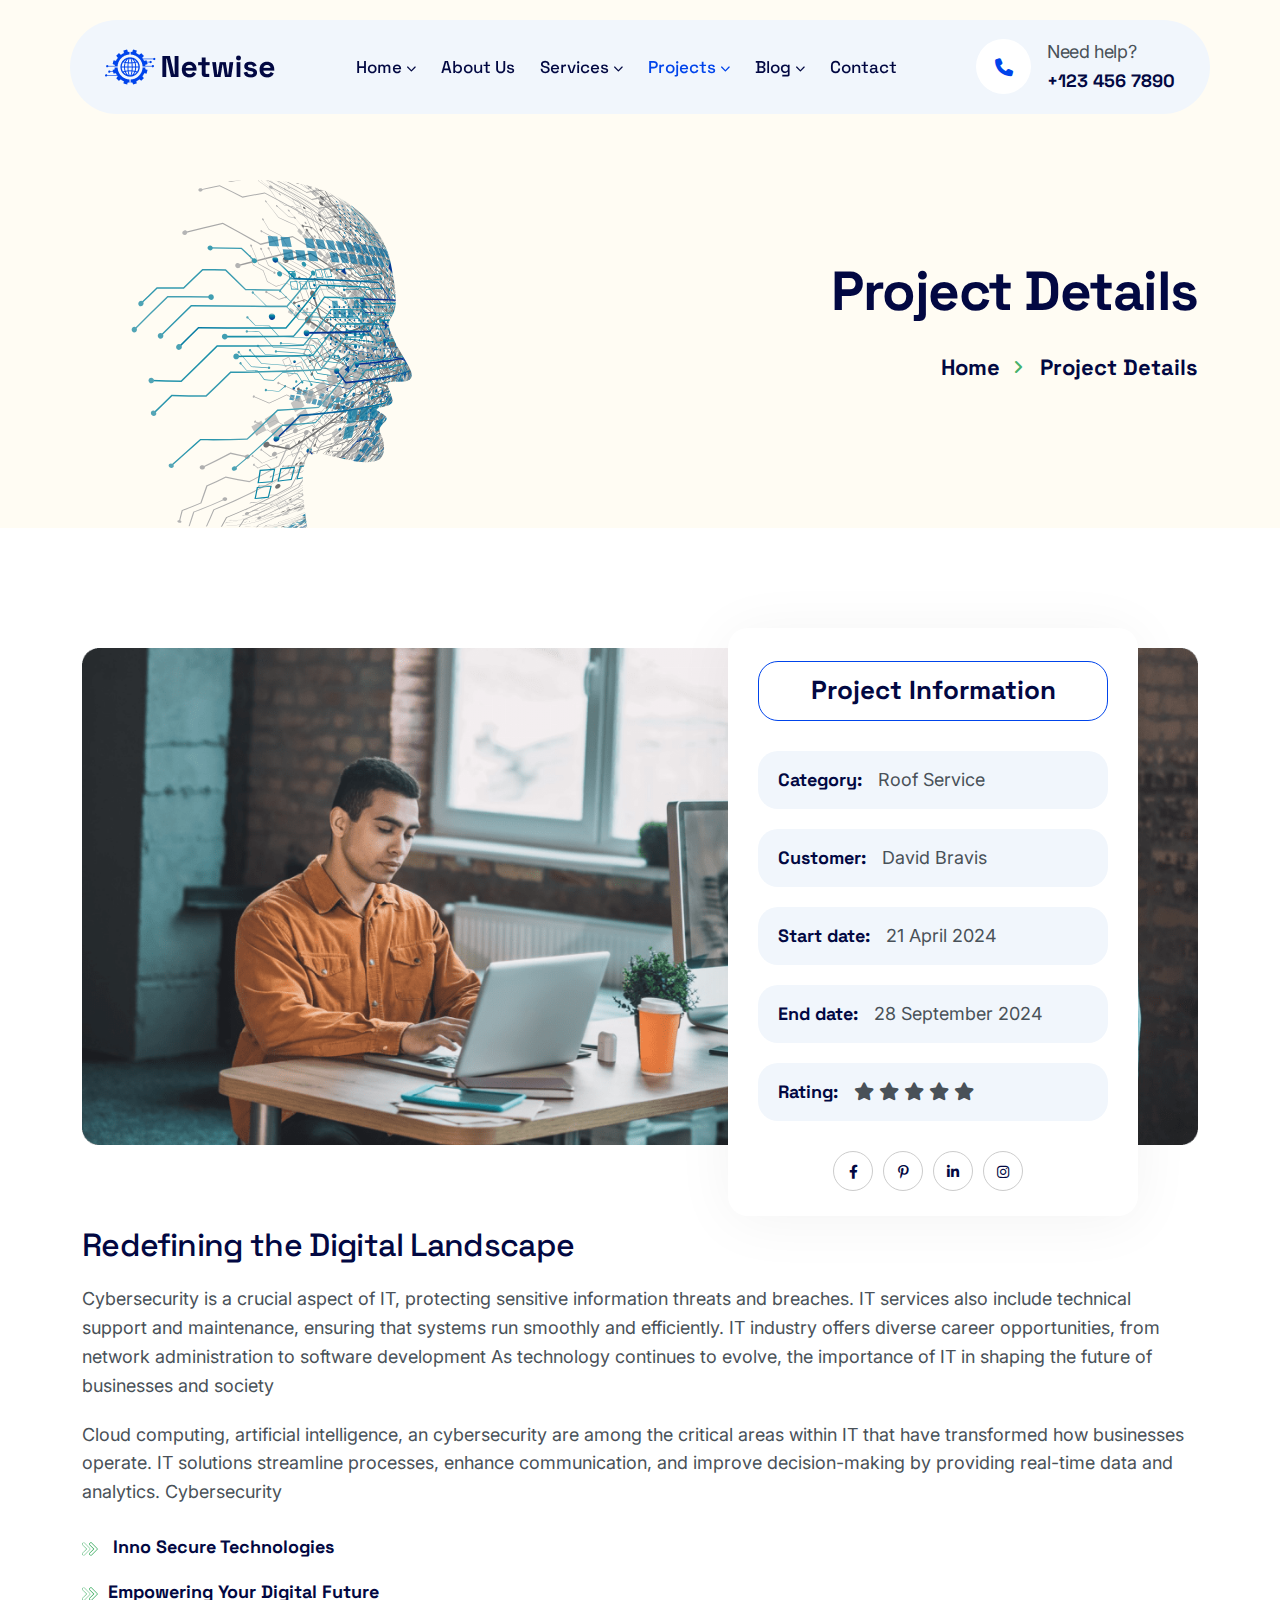
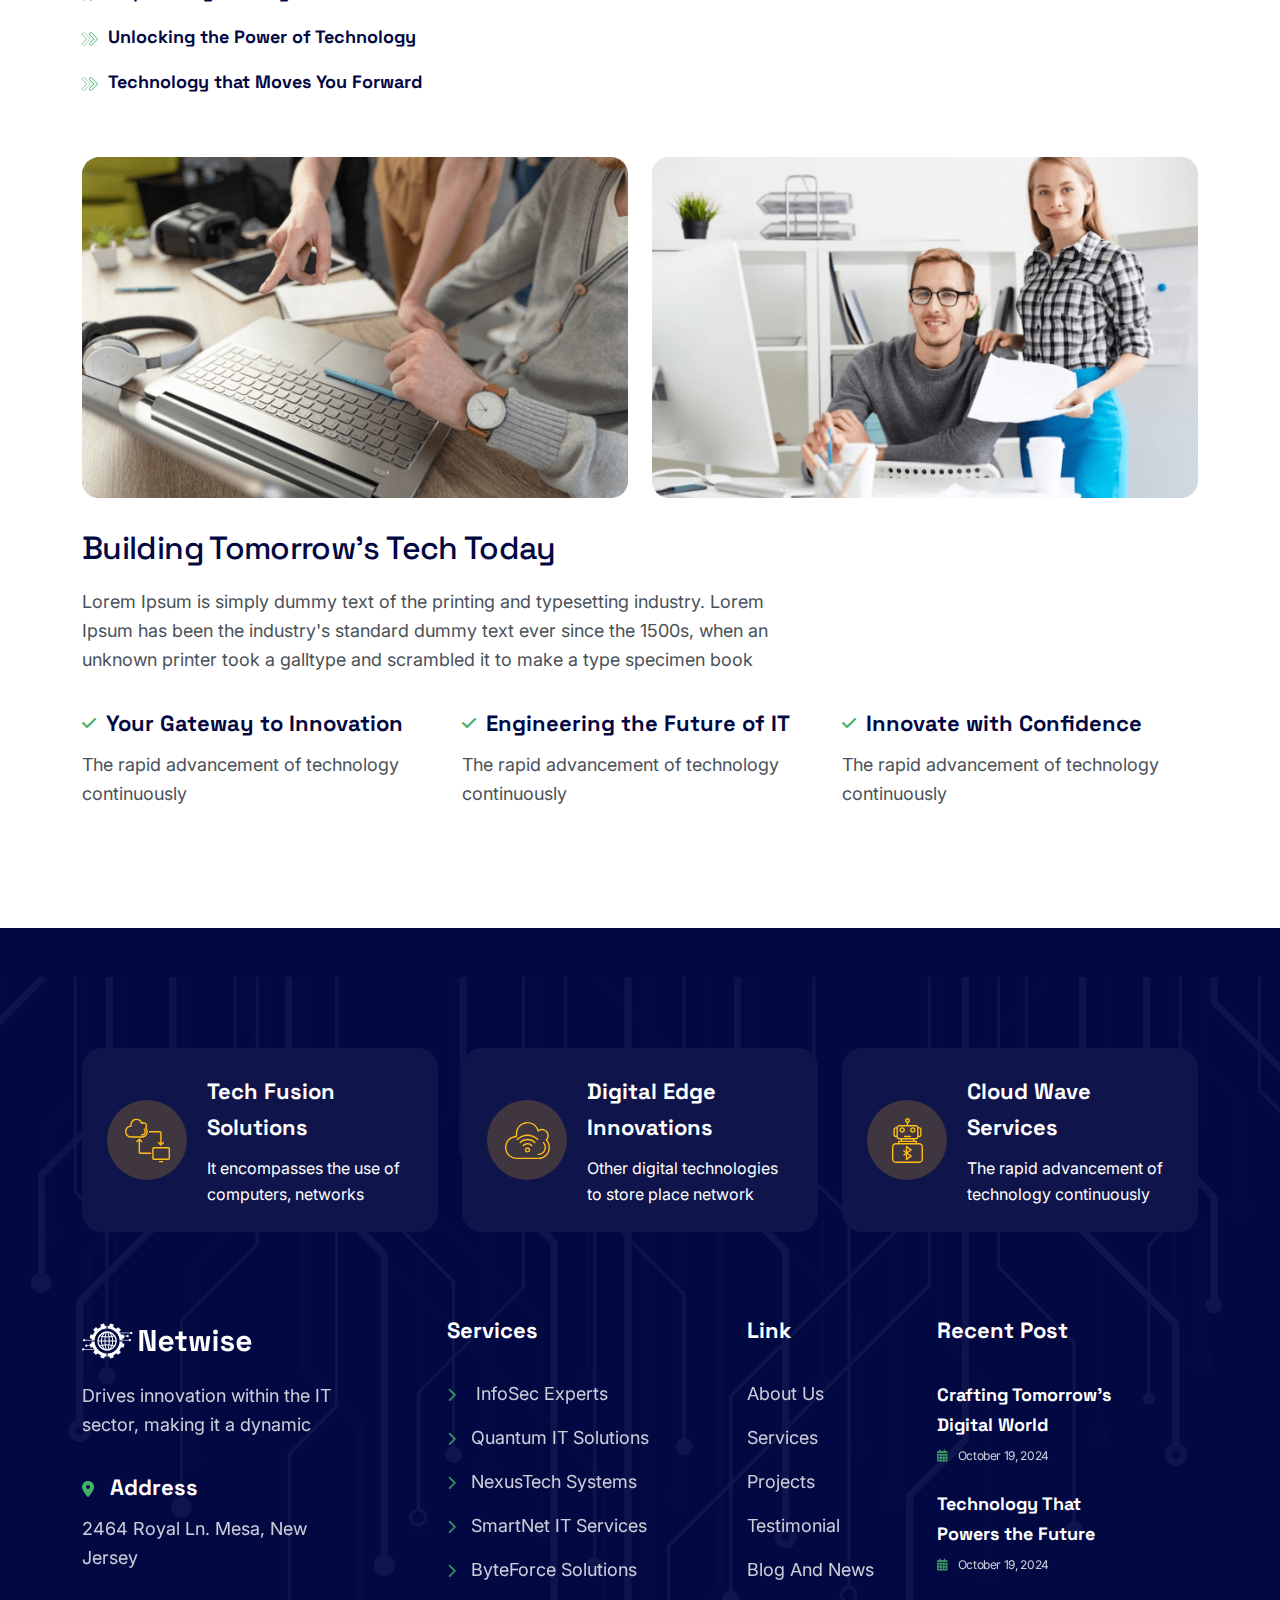
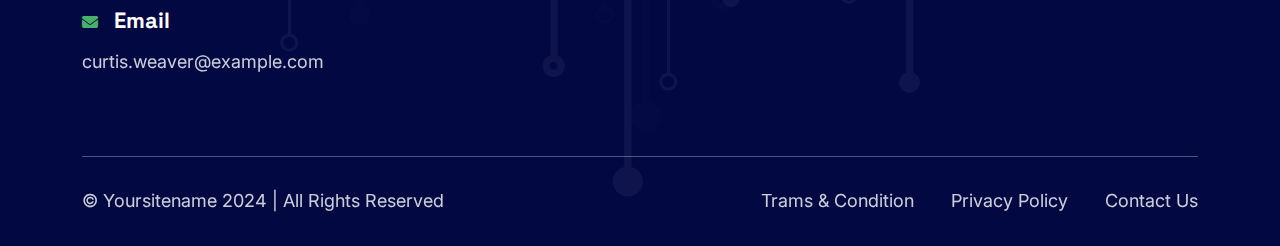
<file: project-details.html>
<!DOCTYPE html>
<html lang="en">
  <head>
    <meta http-equiv="X-UA-Compatible" content="chrome=1" />
    <title>
      Netwise – IT Solutions &amp; Technology HTML Template Preview -
      ThemeForest
    </title>
    <meta
      name="description"
      content="&amp;lt;h2&amp;gt;&amp;lt;strong&amp;gt;Netwise – IT Solutions &amp;amp; Technology HTML Template&amp;lt;/strong&amp;gt;&amp;lt;/..."
    />
    <meta name="robots" content="noindex, nofollow" />
    <meta
      name="viewport"
      content="width=device-width, minimum-scale=1, maximum-scale=1"
    />
    <meta name="turbo-visit-control" content="reload" />

    <!-- favicon link here  -->
    <link
      rel="shortcut icon"
      href="assets/img/icon/favicon.png"
      type="image/x-icon"
    />
    <!-- css file here  -->
    <link rel="stylesheet" href="assets/css/bootstrap.min.css" />
    <link rel="stylesheet" href="assets/css/magnific-popup.css" />
    <link rel="stylesheet" href="assets/css/slick.css" />
    <link rel="stylesheet" href="assets/css/animate.min.css" />
    <link rel="stylesheet" href="assets/css/odometer-theme-minimal.css" />
    <link rel="stylesheet" href="assets/fontawsome/css/fontawesome.css" />
    <link rel="stylesheet" href="assets/css/style.css" />
  </head>
  <body>
    <!-- header section start  -->
    <header class="pn-header-section w-100" id="sticky-header">
      <nav class="navbar navbar-expand-lg p-0 d-none d-xl-flex">
        <div class="container pn-desktop-container background">
          <a class="navbar-brand m-0" href="index.html">
            <img src="assets/img/logo/logo.png" alt="logo" />
          </a>
          <div class="collapse navbar-collapse" id="navbarSupportedContent">
            <ul class="navbar-nav mx-auto mb-2 mb-lg-0">
              <li class="nav-item">
                <a class="nav-link" href="#"
                  >Home <i class="fas fa-chevron-down"></i>
                </a>
                <ul class="list-unstyled sub-menu">
                  <li><a href="index.html">Home One</a></li>
                  <li><a href="index-2.html">Home Two</a></li>
                </ul>
              </li>
              <li class="nav-item">
                <a class="nav-link" href="about.html">About Us</a>
              </li>
              <li class="nav-item">
                <a class="nav-link" href="#"
                  >Services <i class="fas fa-chevron-down"></i
                ></a>
                <ul class="list-unstyled sub-menu">
                  <li><a href="services.html">Service Single</a></li>
                  <li><a href="service-details.html">Service Details</a></li>
                </ul>
              </li>
              <li class="nav-item">
                <a class="nav-link active" href="#"
                  >Projects <i class="fas fa-chevron-down"></i
                ></a>
                <ul class="list-unstyled sub-menu">
                  <li><a href="project.html">Project Single</a></li>
                  <li><a href="project-details.html">Project Details</a></li>
                </ul>
              </li>
              <li class="nav-item">
                <a class="nav-link" href="#"
                  >Blog <i class="fas fa-chevron-down"></i
                ></a>
                <ul class="list-unstyled sub-menu">
                  <li><a href="blog.html">Blog Single</a></li>
                  <li><a href="blog-details.html">Blog Details</a></li>
                </ul>
              </li>
              <li class="nav-item">
                <a class="nav-link" href="contact.html">Contact</a>
              </li>
            </ul>
            <a
              href="tel:+1234567890"
              class="call-to-action d-flex align-items-center"
            >
              <div
                class="icon d-flex align-items-center justify-content-center rounded-pill"
              >
                <i class="fa-solid fa-phone"></i>
              </div>
              <div class="info">
                <p class="d-inline-block help">Need help?</p>
                <h5 class="number">+123 456 7890</h5>
              </div>
            </a>
          </div>
        </div>
      </nav>
      <!-- mobile navbar part start -->
      <div class="mobile-menu-area d-block d-xl-none">
        <div class="container">
          <!-- mobile topbar -->
          <div class="mobile-topbar">
            <div class="d-flex justify-content-between align-items-center">
              <div class="logo">
                <a href="index.html">
                  <img src="assets/img/logo/logo.png" alt="logo"
                /></a>
              </div>
              <div class="bars">
                <i class="fas fa-bars"></i>
              </div>
            </div>
          </div>
        </div>
        <!-- mobile menu -->
        <div class="mobile-menu-overlay"></div>
        <div class="mobile-menu-main">
          <div class="logo">
            <a href="index.html">
              <img src="assets/img/logo/logo.png" alt="logo"
            /></a>
          </div>
          <div class="close-mobile-menu"><i class="fas fa-times"></i></div>
          <div class="menu-body">
            <div class="menu-list">
              <ul class="list-unstyled">
                <li class="sub-mobile-menu">
                  <a href="#"
                    >Home <i class="fas fa-chevron-down float-end"></i
                  ></a>
                  <ul class="list-unstyled">
                    <li><a href="index.html">Home One</a></li>
                    <li><a href="index-2.html">Home Two</a></li>
                  </ul>
                </li>
                <li class="sub-mobile-menu">
                  <a href="about.html">About Us</a>
                </li>
                <li class="sub-mobile-menu">
                  <a href="#"
                    >Services <i class="fas fa-chevron-down float-end"></i
                  ></a>
                  <ul class="list-unstyled">
                    <li>
                      <a href="services.html">Service Single</a>
                    </li>
                    <li>
                      <a href="service-details.html">Service Details</a>
                    </li>
                  </ul>
                </li>
                <li class="sub-mobile-menu">
                  <a href="#"
                    >Projects <i class="fas fa-chevron-down float-end"></i
                  ></a>
                  <ul class="list-unstyled">
                    <li>
                      <a href="projects.html">Project Single</a>
                    </li>
                    <li>
                      <a href="project-details.html">Project Details</a>
                    </li>
                  </ul>
                </li>
                <li class="sub-mobile-menu">
                  <a href="#"
                    >Blog <i class="fas fa-chevron-down float-end"></i
                  ></a>
                  <ul class="list-unstyled">
                    <li>
                      <a href="blog.html">Blog Single</a>
                    </li>
                    <li>
                      <a href="blog-details.html">Blog Details</a>
                    </li>
                  </ul>
                </li>
                <li class="sub-mobile-menu">
                  <a href="contact.html">Contact</a>
                </li>
              </ul>
            </div>
          </div>
          <div class="call-us m-4">
            <a
              href="tel:(+1) 652-3698"
              class="call-to-action d-flex align-items-center"
            >
              <div
                class="icon d-flex justify-content-center align-items-center rounded-pill"
              >
                <i class="fa-solid fa-phone"></i>
              </div>
              <div class="info">
                <p class="help">Need help?</p>
                <h5 class="number">(+1) 652-3698</h5>
              </div>
            </a>
          </div>
        </div>
      </div>
      <!-- mobile navbar part end -->
    </header>
    <!-- header section end  -->
    <main>
      <!-- breadcrumb section start  -->
      <section class="breadcrumb-section">
        <div class="container">
          <div class="row g-4">
            <div class="col-sm-4 align-self-center">
              <div class="breadcrumb-img">
                <img
                  src="assets/img/img/breadcrumb-image.svg"
                  alt="breadcrumb-image"
                />
              </div>
            </div>
            <div class="col-sm-8 align-self-center">
              <div class="breadcrumb-text text-center text-sm-end">
                <h1 class="heading-two">Project Details</h1>
                <ul
                  class="list-unstyled d-flex align-items-center justify-content-center justify-content-sm-end mt-30"
                >
                  <li><a href="index.html">Home</a></li>
                  <li>Project Details</li>
                </ul>
              </div>
            </div>
          </div>
        </div>
      </section>
      <!-- breadcrumb section end  -->
      <!-- projects section start  -->
      <section class="project-details-section pt-120">
        <div class="container">
          <div class="projrct-banner br-20 position-relative">
            <img
              src="assets/img/project/project-details-banner.png"
              alt="project-details-banner"
              class="img-fluid w-100"
            />
            <div class="project-info position-absolute">
              <h2 class="title text-center br-20">Project Information</h2>
              <ul class="list-unstyled options mt-30">
                <li class="d-flex align-items-center gap-3 br-20">
                  <h5 class="heading-five">Category:</h5>
                  <p>Roof Service</p>
                </li>
                <li class="d-flex align-items-center gap-3 br-20">
                  <h5 class="heading-five">Customer:</h5>
                  <p>David Bravis</p>
                </li>
                <li class="d-flex align-items-center gap-3 br-20">
                  <h5 class="heading-five">Start date:</h5>
                  <p>21 April 2024</p>
                </li>
                <li class="d-flex align-items-center gap-3 br-20">
                  <h5 class="heading-five">End date:</h5>
                  <p>28 September 2024</p>
                </li>
                <li class="d-flex align-items-center gap-3 br-20">
                  <h5 class="heading-five">Rating:</h5>
                  <p>
                    <i class="fa-solid fa-star"></i>
                    <i class="fa-solid fa-star"></i>
                    <i class="fa-solid fa-star"></i>
                    <i class="fa-solid fa-star"></i>
                    <i class="fa-solid fa-star"></i>
                  </p>
                </li>
              </ul>
              <div class="social-icon-box mt-30">
                <ul
                  class="list-unstyled d-flex align-items-center justify-content-center g-2 flex-wrap"
                >
                  <li>
                    <a href="#" class="rounded-pill"
                      ><i class="fab fa-facebook-f"></i
                    ></a>
                  </li>
                  <li>
                    <a href="#" class="rounded-pill"
                      ><i class="fa-brands fa-pinterest-p"></i
                    ></a>
                  </li>
                  <li>
                    <a href="#" class="rounded-pill"
                      ><i class="fa-brands fa-linkedin-in"></i
                    ></a>
                  </li>
                  <li>
                    <a href="#" class="rounded-pill"
                      ><i class="fab fa-instagram"></i
                    ></a>
                  </li>
                </ul>
              </div>
            </div>
          </div>
          <h3 class="heading-three mb-20">Redefining the Digital Landscape</h3>
          <p class="mb-20">
            Cybersecurity is a crucial aspect of IT, protecting sensitive
            information threats and breaches. IT services also include technical
            support and maintenance, ensuring that systems run smoothly and
            efficiently. IT industry offers diverse career opportunities, from
            network administration to software development As technology
            continues to evolve, the importance of IT in shaping the future of
            businesses and society
          </p>
          <p class="mb-25">
            Cloud computing, artificial intelligence, an cybersecurity are among
            the critical areas within IT that have transformed how businesses
            operate. IT solutions streamline processes, enhance communication,
            and improve decision-making by providing real-time data and
            analytics. Cybersecurity
          </p>
          <ul class="list-unstyled inner-options">
            <li>
              <img
                src="assets/img/icon/icon-right-arrow.svg"
                alt="icon-right-arrow"
              />
              Inno Secure Technologies
            </li>
            <li>
              <img
                src="assets/img/icon/icon-right-arrow.svg"
                alt="icon-right-arrow"
              />Empowering Your Digital Future
            </li>
            <li>
              <img
                src="assets/img/icon/icon-right-arrow.svg"
                alt="icon-right-arrow"
              />Unlocking the Power of Technology
            </li>
            <li>
              <img
                src="assets/img/icon/icon-right-arrow.svg"
                alt="icon-right-arrow"
              />Technology that Moves You Forward
            </li>
          </ul>
          <div class="inner-image mt-60">
            <div class="row g-4">
              <div class="col-lg-6">
                <div class="image">
                  <img
                    src="assets/img/project/project-detail-inner-img-1.png"
                    alt="project-detail-inner-img-1"
                    class="img-fluid w-100"
                  />
                </div>
              </div>
              <div class="col-lg-6">
                <div class="image">
                  <img
                    src="assets/img/project/project-detail-inner-img-2.png"
                    alt="project-detail-inner-img-2"
                    class="img-fluid w-100"
                  />
                </div>
              </div>
            </div>
          </div>
          <div class="row g-4">
            <div class="col-lg-8">
              <h3 class="heading-three mt-30">
                Building Tomorrow’s Tech Today
              </h3>
              <p class="mt-20">
                Lorem Ipsum is simply dummy text of the printing and typesetting
                industry. Lorem Ipsum has been the industry's standard dummy
                text ever since the 1500s, when an unknown printer took a
                galltype and scrambled it to make a type specimen book
              </p>
            </div>
          </div>
          <div class="row">
            <div class="col-xl-4 col-md-6">
              <div class="info-item">
                <h4 class="heading-four info-title d-flex align-items-center">
                  <i class="fa-solid fa-check"></i> Your Gateway to Innovation
                </h4>
                <p>The rapid advancement of technology continuously</p>
              </div>
            </div>
            <div class="col-xl-4 col-md-6">
              <div class="info-item">
                <h4 class="heading-four info-title d-flex align-items-center">
                  <i class="fa-solid fa-check"></i> Engineering the Future of IT
                </h4>
                <p>The rapid advancement of technology continuously</p>
              </div>
            </div>
            <div class="col-xl-4 col-md-6">
              <div class="info-item">
                <h4 class="heading-four info-title d-flex align-items-center">
                  <i class="fa-solid fa-check"></i> Innovate with Confidence
                </h4>
                <p>The rapid advancement of technology continuously</p>
              </div>
            </div>
          </div>
        </div>
      </section>
      <!-- projects section end  -->
    </main>
    <!-- footer section start  -->
    <footer class="footer-section pt-120">
      <div class="footer-bg" data-background="assets/img/bg/footer-bg.svg">
        <div class="container">
          <div class="footer-services">
            <div class="row g-4">
              <div class="col-xl-4 col-md-6">
                <div
                  class="footer-service-item d-flex align-items-center br-20"
                >
                  <div
                    class="icon flex-shrink-0 d-flex align-items-center justify-content-center rounded-pill"
                  >
                    <img
                      src="assets/img/icon/footer-sort-icon-1.svg"
                      alt="footer-sort-icon-1"
                    />
                  </div>
                  <div class="text">
                    <h4 class="heading-four text-white mb-10">
                      Tech Fusion Solutions
                    </h4>
                    <p class="text-white">
                      It encompasses the use of computers, networks
                    </p>
                  </div>
                </div>
              </div>
              <div class="col-xl-4 col-md-6">
                <div
                  class="footer-service-item d-flex align-items-center br-20"
                >
                  <div
                    class="icon flex-shrink-0 d-flex align-items-center justify-content-center rounded-pill"
                  >
                    <img
                      src="assets/img/icon/footer-sort-icon-2.svg"
                      alt="footer-sort-icon-2"
                    />
                  </div>
                  <div class="text">
                    <h4 class="heading-four text-white mb-10">
                      Digital Edge Innovations
                    </h4>
                    <p class="text-white">
                      Other digital technologies to store place network
                    </p>
                  </div>
                </div>
              </div>
              <div class="col-xl-4 col-md-6">
                <div
                  class="footer-service-item d-flex align-items-center br-20"
                >
                  <div
                    class="icon flex-shrink-0 d-flex align-items-center justify-content-center rounded-pill"
                  >
                    <img
                      src="assets/img/icon/footer-sort-icon-3.svg"
                      alt="footer-sort-icon-3"
                    />
                  </div>
                  <div class="text">
                    <h4 class="heading-four text-white mb-10">
                      Cloud Wave Services
                    </h4>
                    <p class="text-white">
                      The rapid advancement of technology continuously
                    </p>
                  </div>
                </div>
              </div>
            </div>
          </div>
          <div class="row g-4">
            <div class="col-lg-3">
              <div class="footer-widget contact-widget">
                <div class="logo">
                  <img src="assets/img/logo/logo-white.png" alt="logo-white" />
                </div>
                <p>
                  Drives innovation within the IT sector, making it a dynamic
                </p>
                <ul class="list-unstyled contact-info">
                  <li>
                    <h4 class="heading-four text-white contact-title">
                      <i class="fa-solid fa-location-dot"></i> Address
                    </h4>
                    <p>2464 Royal Ln. Mesa, New Jersey</p>
                  </li>
                  <li>
                    <h4 class="heading-four text-white contact-title">
                      <i class="fa-solid fa-envelope"></i> Email
                    </h4>
                    <a href="mailto:curtis.weaver@example.com"
                      >curtis.weaver@example.com</a
                    >
                  </li>
                </ul>
              </div>
            </div>
            <div class="col-lg-4">
              <div class="footer-widget services-widget">
                <h4 class="heading-four footer-title text-white">Services</h4>
                <ul class="list-unstyled links">
                  <li>
                    <a href="services.html"
                      ><i class="fa-solid fa-chevron-right"></i> InfoSec
                      Experts</a
                    >
                  </li>
                  <li>
                    <a href="services.html"
                      ><i class="fa-solid fa-chevron-right"></i>Quantum IT
                      Solutions</a
                    >
                  </li>
                  <li>
                    <a href="services.html"
                      ><i class="fa-solid fa-chevron-right"></i>NexusTech
                      Systems</a
                    >
                  </li>
                  <li>
                    <a href="services.html"
                      ><i class="fa-solid fa-chevron-right"></i>SmartNet IT
                      Services</a
                    >
                  </li>
                  <li>
                    <a href="services.html"
                      ><i class="fa-solid fa-chevron-right"></i>ByteForce
                      Solutions</a
                    >
                  </li>
                </ul>
              </div>
            </div>
            <div class="col-lg-2">
              <div class="footer-widget">
                <h4 class="heading-four footer-title text-white">Link</h4>
                <ul class="list-unstyled links">
                  <li><a href="about.html">About Us</a></li>
                  <li><a href="services.html">Services</a></li>
                  <li><a href="project.html">Projects</a></li>
                  <li><a href="#">Testimonial</a></li>
                  <li><a href="blog.html">Blog And News</a></li>
                </ul>
              </div>
            </div>
            <div class="col-lg-3">
              <div class="footer-widget recent-post-widget">
                <h4 class="heading-four footer-title text-white">
                  Recent Post
                </h4>
                <a href="blog.html" class="recent-post">
                  <h4 class="heading-five text-white">
                    Crafting Tomorrow’s Digital World
                  </h4>
                  <span class="date">
                    <i class="fa-solid fa-calendar-days"></i>October 19,
                    2024</span
                  >
                </a>
                <a href="blog.html" class="recent-post">
                  <h4 class="heading-five text-white">
                    Technology That Powers the Future
                  </h4>
                  <span class="date">
                    <i class="fa-solid fa-calendar-days"></i>October 19,
                    2024</span
                  >
                </a>
              </div>
            </div>
          </div>
          <div class="footer-copyright">
            <div class="row g-4">
              <div class="col-lg-6">
                <div class="copyright">
                  <p>© Yoursitename 2024 | All Rights Reserved</p>
                </div>
              </div>
              <div class="col-lg-6">
                <div class="footer-link text-center text-lg-end">
                  <a href="#">Trams & Condition</a>
                  <a href="#">Privacy Policy</a>
                  <a href="#">Contact Us</a>
                </div>
              </div>
            </div>
          </div>
        </div>
      </div>
    </footer>
    <!-- footer section end  -->

    <!-- js file  here -->
    <script src="assets/js/vender/jquery-3.6.4.min.js"></script>
    <script src="assets/js/bootstrap.bundle.min.js"></script>
    <script src="assets/js/gsap.js"></script>
    <script src="assets/js/gsap-scroll-trigger.js"></script>
    <script src="assets/js/gsap-split-text.js"></script>
    <script src="assets/js/jquery.appear.js"></script>
    <script src="assets/js/odometer.min.js"></script>
    <script src="assets/js/slick.min.js"></script>
    <script src="assets/js/jquery.magnific-popup.min.js"></script>
    <script src="assets/js/main.js"></script>
  </body>
</html>
</file>
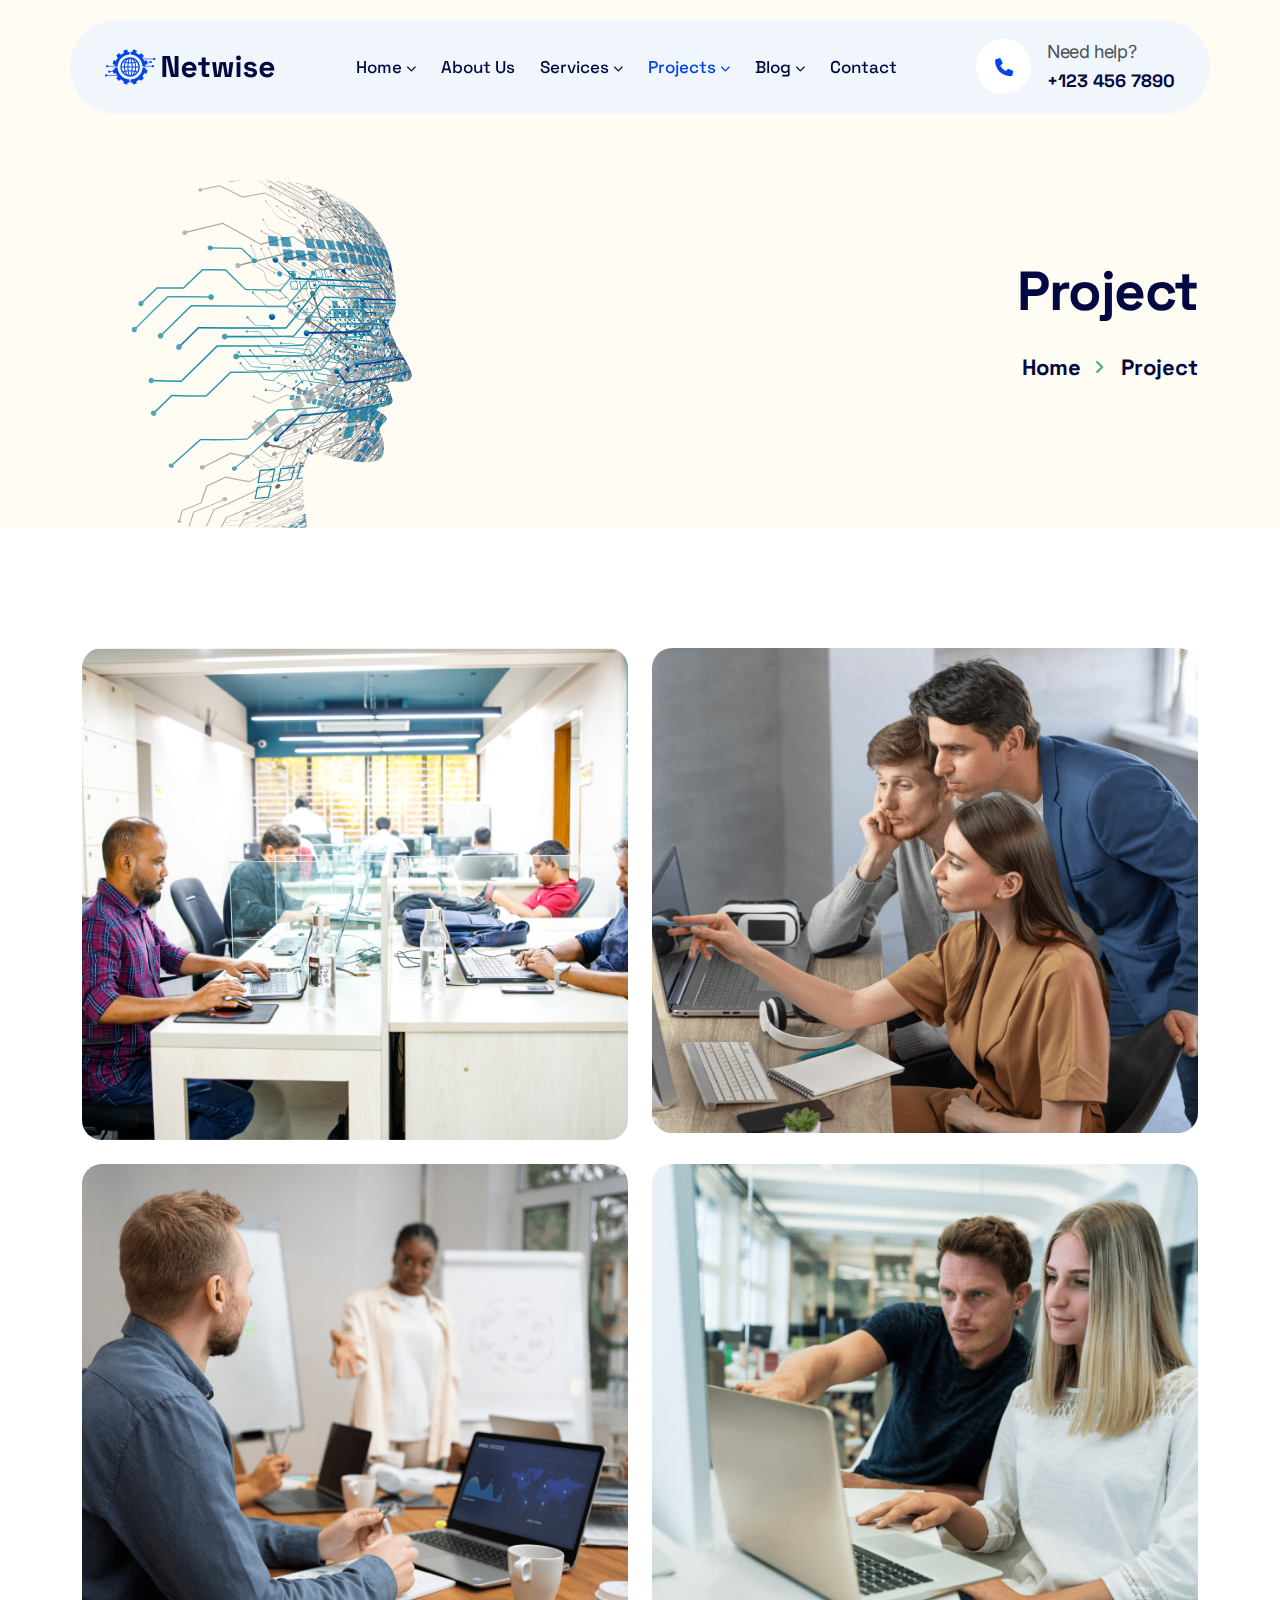
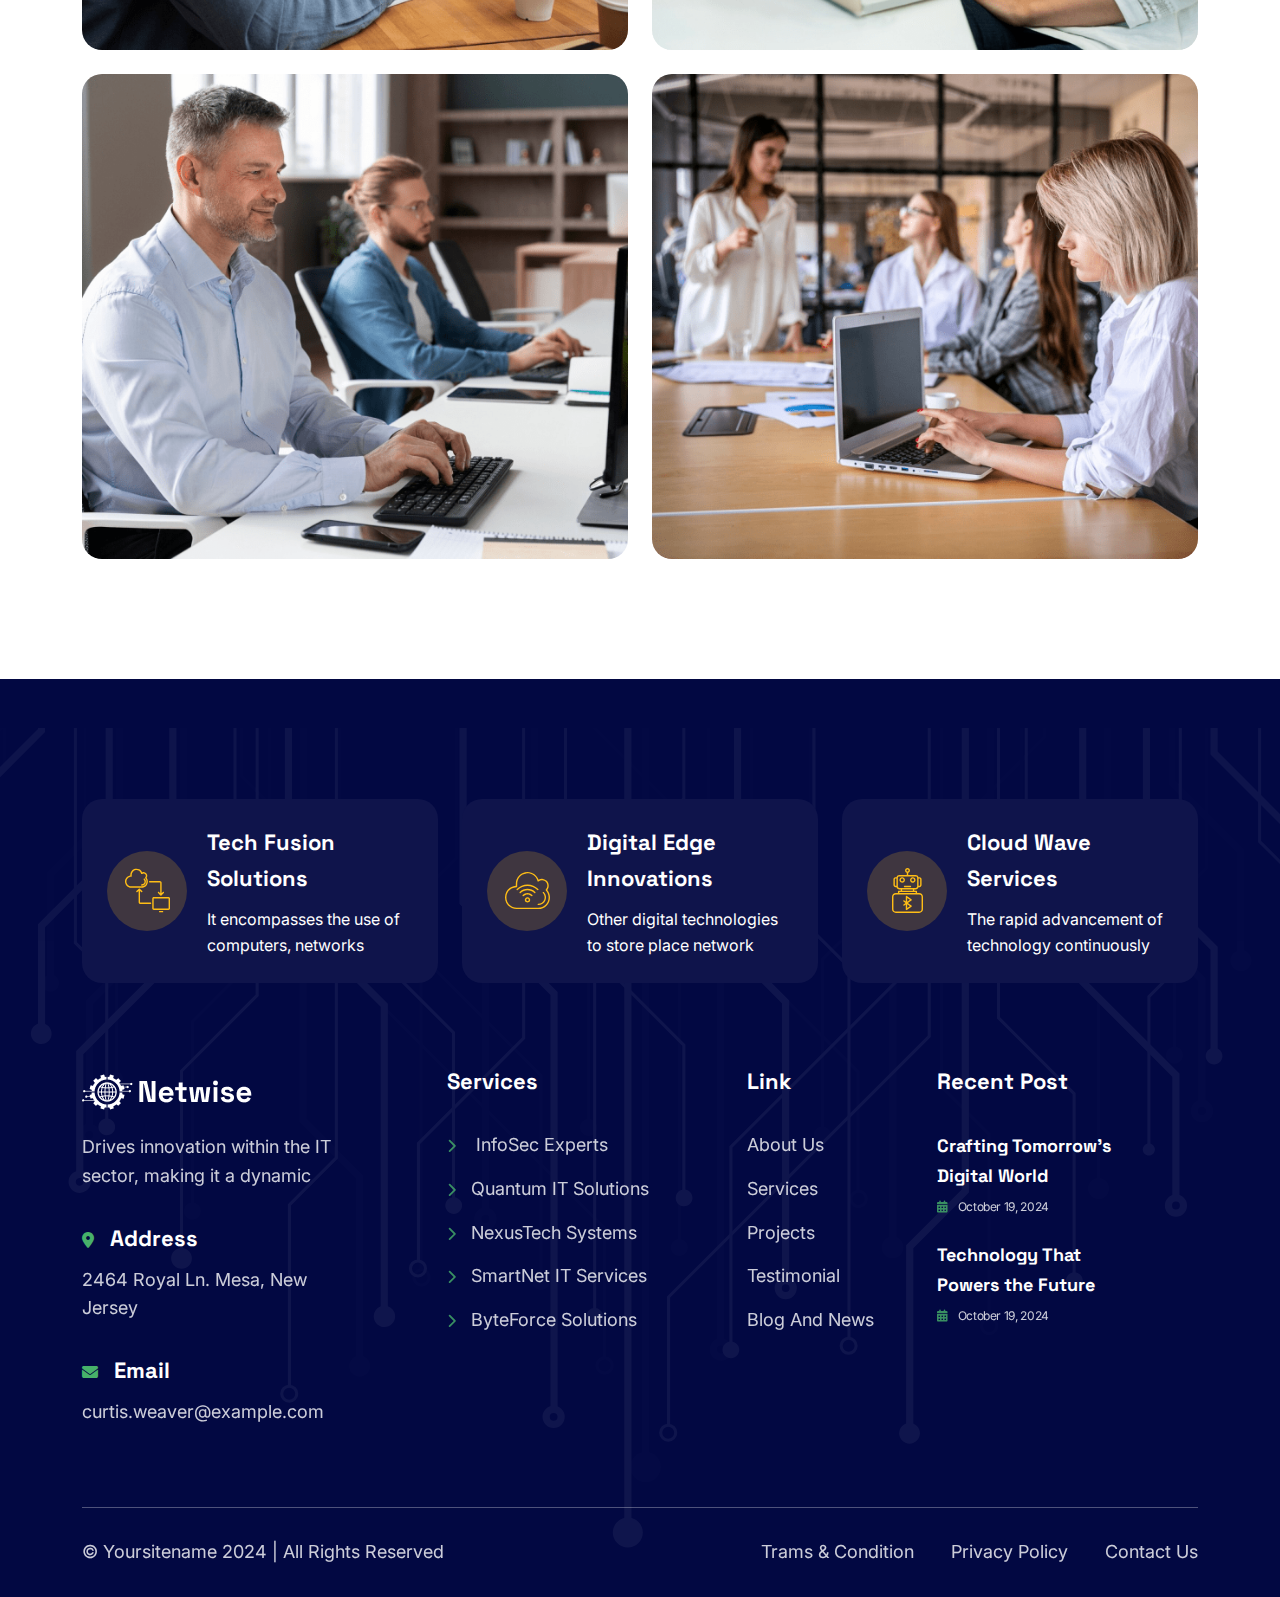
<file: project.html>
<!DOCTYPE html>
<html lang="en">
  <head>
    <meta http-equiv="X-UA-Compatible" content="chrome=1" />
    <title>
      Netwise – IT Solutions &amp; Technology HTML Template Preview -
      ThemeForest
    </title>
    <meta
      name="description"
      content="&amp;lt;h2&amp;gt;&amp;lt;strong&amp;gt;Netwise – IT Solutions &amp;amp; Technology HTML Template&amp;lt;/strong&amp;gt;&amp;lt;/..."
    />
    <meta name="robots" content="noindex, nofollow" />
    <meta
      name="viewport"
      content="width=device-width, minimum-scale=1, maximum-scale=1"
    />
    <meta name="turbo-visit-control" content="reload" />

    <!-- favicon link here  -->
    <link
      rel="shortcut icon"
      href="assets/img/icon/favicon.png"
      type="image/x-icon"
    />
    <!-- css file here  -->
    <link rel="stylesheet" href="assets/css/bootstrap.min.css" />
    <link rel="stylesheet" href="assets/css/magnific-popup.css" />
    <link rel="stylesheet" href="assets/css/slick.css" />
    <link rel="stylesheet" href="assets/css/animate.min.css" />
    <link rel="stylesheet" href="assets/css/odometer-theme-minimal.css" />
    <link rel="stylesheet" href="assets/fontawsome/css/fontawesome.css" />
    <link rel="stylesheet" href="assets/css/style.css" />
  </head>
  <body>
    <!-- header section start  -->
    <header class="pn-header-section w-100" id="sticky-header">
      <nav class="navbar navbar-expand-lg p-0 d-none d-xl-flex">
        <div class="container pn-desktop-container background">
          <a class="navbar-brand m-0" href="index.html">
            <img src="assets/img/logo/logo.png" alt="logo" />
          </a>
          <div class="collapse navbar-collapse" id="navbarSupportedContent">
            <ul class="navbar-nav mx-auto mb-2 mb-lg-0">
              <li class="nav-item">
                <a class="nav-link" href="#"
                  >Home <i class="fas fa-chevron-down"></i>
                </a>
                <ul class="list-unstyled sub-menu">
                  <li><a href="index.html">Home One</a></li>
                  <li><a href="index-2.html">Home Two</a></li>
                </ul>
              </li>
              <li class="nav-item">
                <a class="nav-link" href="about.html">About Us</a>
              </li>
              <li class="nav-item">
                <a class="nav-link" href="#"
                  >Services <i class="fas fa-chevron-down"></i
                ></a>
                <ul class="list-unstyled sub-menu">
                  <li><a href="services.html">Service Single</a></li>
                  <li><a href="service-details.html">Service Details</a></li>
                </ul>
              </li>
              <li class="nav-item">
                <a class="nav-link active" href="#"
                  >Projects <i class="fas fa-chevron-down"></i
                ></a>
                <ul class="list-unstyled sub-menu">
                  <li><a href="project.html">Project Single</a></li>
                  <li><a href="project-details.html">Project Details</a></li>
                </ul>
              </li>
              <li class="nav-item">
                <a class="nav-link" href="#"
                  >Blog <i class="fas fa-chevron-down"></i
                ></a>
                <ul class="list-unstyled sub-menu">
                  <li><a href="blog.html">Blog Single</a></li>
                  <li><a href="blog-details.html">Blog Details</a></li>
                </ul>
              </li>
              <li class="nav-item">
                <a class="nav-link" href="contact.html">Contact</a>
              </li>
            </ul>
            <a
              href="tel:+1234567890"
              class="call-to-action d-flex align-items-center"
            >
              <div
                class="icon d-flex align-items-center justify-content-center rounded-pill"
              >
                <i class="fa-solid fa-phone"></i>
              </div>
              <div class="info">
                <p class="d-inline-block help">Need help?</p>
                <h5 class="number">+123 456 7890</h5>
              </div>
            </a>
          </div>
        </div>
      </nav>
      <!-- mobile navbar part start -->
      <div class="mobile-menu-area d-block d-xl-none">
        <div class="container">
          <!-- mobile topbar -->
          <div class="mobile-topbar">
            <div class="d-flex justify-content-between align-items-center">
              <div class="logo">
                <a href="index.html">
                  <img src="assets/img/logo/logo.png" alt="logo"
                /></a>
              </div>
              <div class="bars">
                <i class="fas fa-bars"></i>
              </div>
            </div>
          </div>
        </div>
        <!-- mobile menu -->
        <div class="mobile-menu-overlay"></div>
        <div class="mobile-menu-main">
          <div class="logo">
            <a href="index.html">
              <img src="assets/img/logo/logo.png" alt="logo"
            /></a>
          </div>
          <div class="close-mobile-menu"><i class="fas fa-times"></i></div>
          <div class="menu-body">
            <div class="menu-list">
              <ul class="list-unstyled">
                <li class="sub-mobile-menu">
                  <a href="#"
                    >Home <i class="fas fa-chevron-down float-end"></i
                  ></a>
                  <ul class="list-unstyled">
                    <li><a href="index.html">Home One</a></li>
                    <li><a href="index-2.html">Home Two</a></li>
                  </ul>
                </li>
                <li class="sub-mobile-menu">
                  <a href="about.html">About Us</a>
                </li>
                <li class="sub-mobile-menu">
                  <a href="#"
                    >Services <i class="fas fa-chevron-down float-end"></i
                  ></a>
                  <ul class="list-unstyled">
                    <li>
                      <a href="services.html">Service Single</a>
                    </li>
                    <li>
                      <a href="service-details.html">Service Details</a>
                    </li>
                  </ul>
                </li>
                <li class="sub-mobile-menu">
                  <a href="#"
                    >Projects <i class="fas fa-chevron-down float-end"></i
                  ></a>
                  <ul class="list-unstyled">
                    <li>
                      <a href="projects.html">Project Single</a>
                    </li>
                    <li>
                      <a href="project-details.html">Project Details</a>
                    </li>
                  </ul>
                </li>
                <li class="sub-mobile-menu">
                  <a href="#"
                    >Blog <i class="fas fa-chevron-down float-end"></i
                  ></a>
                  <ul class="list-unstyled">
                    <li>
                      <a href="blog.html">Blog Single</a>
                    </li>
                    <li>
                      <a href="blog-details.html">Blog Details</a>
                    </li>
                  </ul>
                </li>
                <li class="sub-mobile-menu">
                  <a href="contact.html">Contact</a>
                </li>
              </ul>
            </div>
          </div>
          <div class="call-us m-4">
            <a
              href="tel:(+1) 652-3698"
              class="call-to-action d-flex align-items-center"
            >
              <div
                class="icon d-flex justify-content-center align-items-center rounded-pill"
              >
                <i class="fa-solid fa-phone"></i>
              </div>
              <div class="info">
                <p class="help">Need help?</p>
                <h5 class="number">(+1) 652-3698</h5>
              </div>
            </a>
          </div>
        </div>
      </div>
      <!-- mobile navbar part end -->
    </header>
    <!-- header section end  -->
    <main>
      <!-- breadcrumb section start  -->
      <section class="breadcrumb-section">
        <div class="container">
          <div class="row g-4">
            <div class="col-lg-4 align-self-center">
              <div class="breadcrumb-img">
                <img
                  src="assets/img/img/breadcrumb-image.svg"
                  alt="breadcrumb-image"
                />
              </div>
            </div>
            <div class="col-lg-8 align-self-center">
              <div class="breadcrumb-text text-center text-md-end">
                <h1 class="heading-two">Project</h1>
                <ul
                  class="list-unstyled d-flex align-items-center justify-content-center justify-content-md-end mt-30"
                >
                  <li><a href="index.html">Home</a></li>
                  <li>Project</li>
                </ul>
              </div>
            </div>
          </div>
        </div>
      </section>
      <!-- breadcrumb section end  -->
      <!-- projects section start  -->
      <section class="projects-section pt-120">
        <div class="container">
          <div class="row g-4">
            <div class="col-lg-6">
              <div class="project-item position-relative">
                <div class="img br-20 overflow-hidden">
                  <a href="project-details.html" class="d-block w-100">
                    <img
                      src="assets/img/project/project-1.jpg"
                      alt="project-1"
                      class="img-fluid w-100"
                    />
                  </a>
                </div>
                <div
                  class="text position-absolute bottom-0 start-0 d-flex flex-column justify-content-end"
                >
                  <p class="project-category"><span>Connected World</span></p>
                  <h4 class="heading-four project-title bg-white">
                    <a href="project-details.html"> Digital Revolution</a>
                  </h4>
                </div>
              </div>
            </div>
            <div class="col-lg-6">
              <div class="project-item position-relative">
                <div class="img br-20 overflow-hidden">
                  <a href="project-details.html" class="d-block w-100">
                    <img
                      src="assets/img/project/project-single-img-2.png"
                      alt="project-2"
                      class="img-fluid w-100"
                    />
                  </a>
                </div>
                <div
                  class="text position-absolute bottom-0 start-0 d-flex flex-column justify-content-end"
                >
                  <p class="project-category"><span>Global Nexus</span></p>
                  <h4 class="heading-four project-title bg-white">
                    <a href="project-details.html"> Innovative Solutions</a>
                  </h4>
                </div>
              </div>
            </div>
            <div class="col-lg-6">
              <div class="project-item position-relative">
                <div class="img br-20 overflow-hidden">
                  <a href="project-details.html" class="d-block w-100">
                    <img
                      src="assets/img/project/project-single-img-3.png"
                      alt="project-3"
                      class="img-fluid w-100"
                    />
                  </a>
                </div>
                <div
                  class="text position-absolute bottom-0 start-0 d-flex flex-column justify-content-end"
                >
                  <p class="project-category"><span>Future Innovators</span></p>
                  <h4 class="heading-four project-title bg-white">
                    <a href="project-details.html"> Creative Insights</a>
                  </h4>
                </div>
              </div>
            </div>
            <div class="col-lg-6">
              <div class="project-item position-relative">
                <div class="img br-20 overflow-hidden">
                  <a href="project-details.html" class="d-block w-100">
                    <img
                      src="assets/img/project/project-single-img-4.png"
                      alt="project-4"
                      class="img-fluid w-100"
                    />
                  </a>
                </div>
                <div
                  class="text position-absolute bottom-0 start-0 d-flex flex-column justify-content-end"
                >
                  <p class="project-category"><span>Tech Horizons</span></p>
                  <h4 class="heading-four project-title bg-white">
                    <a href="project-details.html"> Smart Solutions</a>
                  </h4>
                </div>
              </div>
            </div>
            <div class="col-lg-6">
              <div class="project-item position-relative">
                <div class="img br-20 overflow-hidden">
                  <a href="project-details.html" class="d-block w-100">
                    <img
                      src="assets/img/project/project-single-img-5.png"
                      alt="project-5"
                      class="img-fluid w-100"
                    />
                  </a>
                </div>
                <div
                  class="text position-absolute bottom-0 start-0 d-flex flex-column justify-content-end"
                >
                  <p class="project-category"><span>Digital Frontier</span></p>
                  <h4 class="heading-four project-title bg-white">
                    <a href="project-details.html"> Innovative Design</a>
                  </h4>
                </div>
              </div>
            </div>
            <div class="col-lg-6">
              <div class="project-item position-relative">
                <div class="img br-20 overflow-hidden">
                  <a href="project-details.html" class="d-block w-100">
                    <img
                      src="assets/img/project/project-single-img-6.png"
                      alt="project-6"
                      class="img-fluid w-100"
                    />
                  </a>
                </div>
                <div
                  class="text position-absolute bottom-0 start-0 d-flex flex-column justify-content-end"
                >
                  <p class="project-category"><span>Innovation Hub</span></p>
                  <h4 class="heading-four project-title bg-white">
                    <a href="project-details.html"> Creative Pathways</a>
                  </h4>
                </div>
              </div>
            </div>
          </div>
        </div>
      </section>
      <!-- projects section end  -->
    </main>
    <!-- footer section start  -->
    <footer class="footer-section pt-120">
      <div class="footer-bg" data-background="assets/img/bg/footer-bg.svg">
        <div class="container">
          <div class="footer-services">
            <div class="row g-4">
              <div class="col-xl-4 col-md-6">
                <div
                  class="footer-service-item d-flex align-items-center br-20"
                >
                  <div
                    class="icon flex-shrink-0 d-flex align-items-center justify-content-center rounded-pill"
                  >
                    <img
                      src="assets/img/icon/footer-sort-icon-1.svg"
                      alt="footer-sort-icon-1"
                    />
                  </div>
                  <div class="text">
                    <h4 class="heading-four text-white mb-10">
                      Tech Fusion Solutions
                    </h4>
                    <p class="text-white">
                      It encompasses the use of computers, networks
                    </p>
                  </div>
                </div>
              </div>
              <div class="col-xl-4 col-md-6">
                <div
                  class="footer-service-item d-flex align-items-center br-20"
                >
                  <div
                    class="icon flex-shrink-0 d-flex align-items-center justify-content-center rounded-pill"
                  >
                    <img
                      src="assets/img/icon/footer-sort-icon-2.svg"
                      alt="footer-sort-icon-2"
                    />
                  </div>
                  <div class="text">
                    <h4 class="heading-four text-white mb-10">
                      Digital Edge Innovations
                    </h4>
                    <p class="text-white">
                      Other digital technologies to store place network
                    </p>
                  </div>
                </div>
              </div>
              <div class="col-xl-4 col-md-6">
                <div
                  class="footer-service-item d-flex align-items-center br-20"
                >
                  <div
                    class="icon flex-shrink-0 d-flex align-items-center justify-content-center rounded-pill"
                  >
                    <img
                      src="assets/img/icon/footer-sort-icon-3.svg"
                      alt="footer-sort-icon-3"
                    />
                  </div>
                  <div class="text">
                    <h4 class="heading-four text-white mb-10">
                      Cloud Wave Services
                    </h4>
                    <p class="text-white">
                      The rapid advancement of technology continuously
                    </p>
                  </div>
                </div>
              </div>
            </div>
          </div>
          <div class="row g-4">
            <div class="col-lg-3">
              <div class="footer-widget contact-widget">
                <div class="logo">
                  <img src="assets/img/logo/logo-white.png" alt="logo-white" />
                </div>
                <p>
                  Drives innovation within the IT sector, making it a dynamic
                </p>
                <ul class="list-unstyled contact-info">
                  <li>
                    <h4 class="heading-four text-white contact-title">
                      <i class="fa-solid fa-location-dot"></i> Address
                    </h4>
                    <p>2464 Royal Ln. Mesa, New Jersey</p>
                  </li>
                  <li>
                    <h4 class="heading-four text-white contact-title">
                      <i class="fa-solid fa-envelope"></i> Email
                    </h4>
                    <a href="mailto:curtis.weaver@example.com"
                      >curtis.weaver@example.com</a
                    >
                  </li>
                </ul>
              </div>
            </div>
            <div class="col-lg-4">
              <div class="footer-widget services-widget">
                <h4 class="heading-four footer-title text-white">Services</h4>
                <ul class="list-unstyled links">
                  <li>
                    <a href="services.html"
                      ><i class="fa-solid fa-chevron-right"></i> InfoSec
                      Experts</a
                    >
                  </li>
                  <li>
                    <a href="services.html"
                      ><i class="fa-solid fa-chevron-right"></i>Quantum IT
                      Solutions</a
                    >
                  </li>
                  <li>
                    <a href="services.html"
                      ><i class="fa-solid fa-chevron-right"></i>NexusTech
                      Systems</a
                    >
                  </li>
                  <li>
                    <a href="services.html"
                      ><i class="fa-solid fa-chevron-right"></i>SmartNet IT
                      Services</a
                    >
                  </li>
                  <li>
                    <a href="services.html"
                      ><i class="fa-solid fa-chevron-right"></i>ByteForce
                      Solutions</a
                    >
                  </li>
                </ul>
              </div>
            </div>
            <div class="col-lg-2">
              <div class="footer-widget">
                <h4 class="heading-four footer-title text-white">Link</h4>
                <ul class="list-unstyled links">
                  <li><a href="about.html">About Us</a></li>
                  <li><a href="services.html">Services</a></li>
                  <li><a href="project.html">Projects</a></li>
                  <li><a href="#">Testimonial</a></li>
                  <li><a href="blog.html">Blog And News</a></li>
                </ul>
              </div>
            </div>
            <div class="col-lg-3">
              <div class="footer-widget recent-post-widget">
                <h4 class="heading-four footer-title text-white">
                  Recent Post
                </h4>
                <a href="blog.html" class="recent-post">
                  <h4 class="heading-five text-white">
                    Crafting Tomorrow’s Digital World
                  </h4>
                  <span class="date">
                    <i class="fa-solid fa-calendar-days"></i>October 19,
                    2024</span
                  >
                </a>
                <a href="blog.html" class="recent-post">
                  <h4 class="heading-five text-white">
                    Technology That Powers the Future
                  </h4>
                  <span class="date">
                    <i class="fa-solid fa-calendar-days"></i>October 19,
                    2024</span
                  >
                </a>
              </div>
            </div>
          </div>
          <div class="footer-copyright">
            <div class="row g-4">
              <div class="col-lg-6">
                <div class="copyright">
                  <p>© Yoursitename 2024 | All Rights Reserved</p>
                </div>
              </div>
              <div class="col-lg-6">
                <div class="footer-link text-center text-lg-end">
                  <a href="#">Trams & Condition</a>
                  <a href="#">Privacy Policy</a>
                  <a href="#">Contact Us</a>
                </div>
              </div>
            </div>
          </div>
        </div>
      </div>
    </footer>
    <!-- footer section end  -->

    <!-- js file  here -->
    <script src="assets/js/vender/jquery-3.6.4.min.js"></script>
    <script src="assets/js/bootstrap.bundle.min.js"></script>
    <script src="assets/js/gsap.js"></script>
    <script src="assets/js/gsap-scroll-trigger.js"></script>
    <script src="assets/js/gsap-split-text.js"></script>
    <script src="assets/js/jquery.appear.js"></script>
    <script src="assets/js/odometer.min.js"></script>
    <script src="assets/js/slick.min.js"></script>
    <script src="assets/js/jquery.magnific-popup.min.js"></script>
    <script src="assets/js/main.js"></script>
  </body>
</html>
</file>
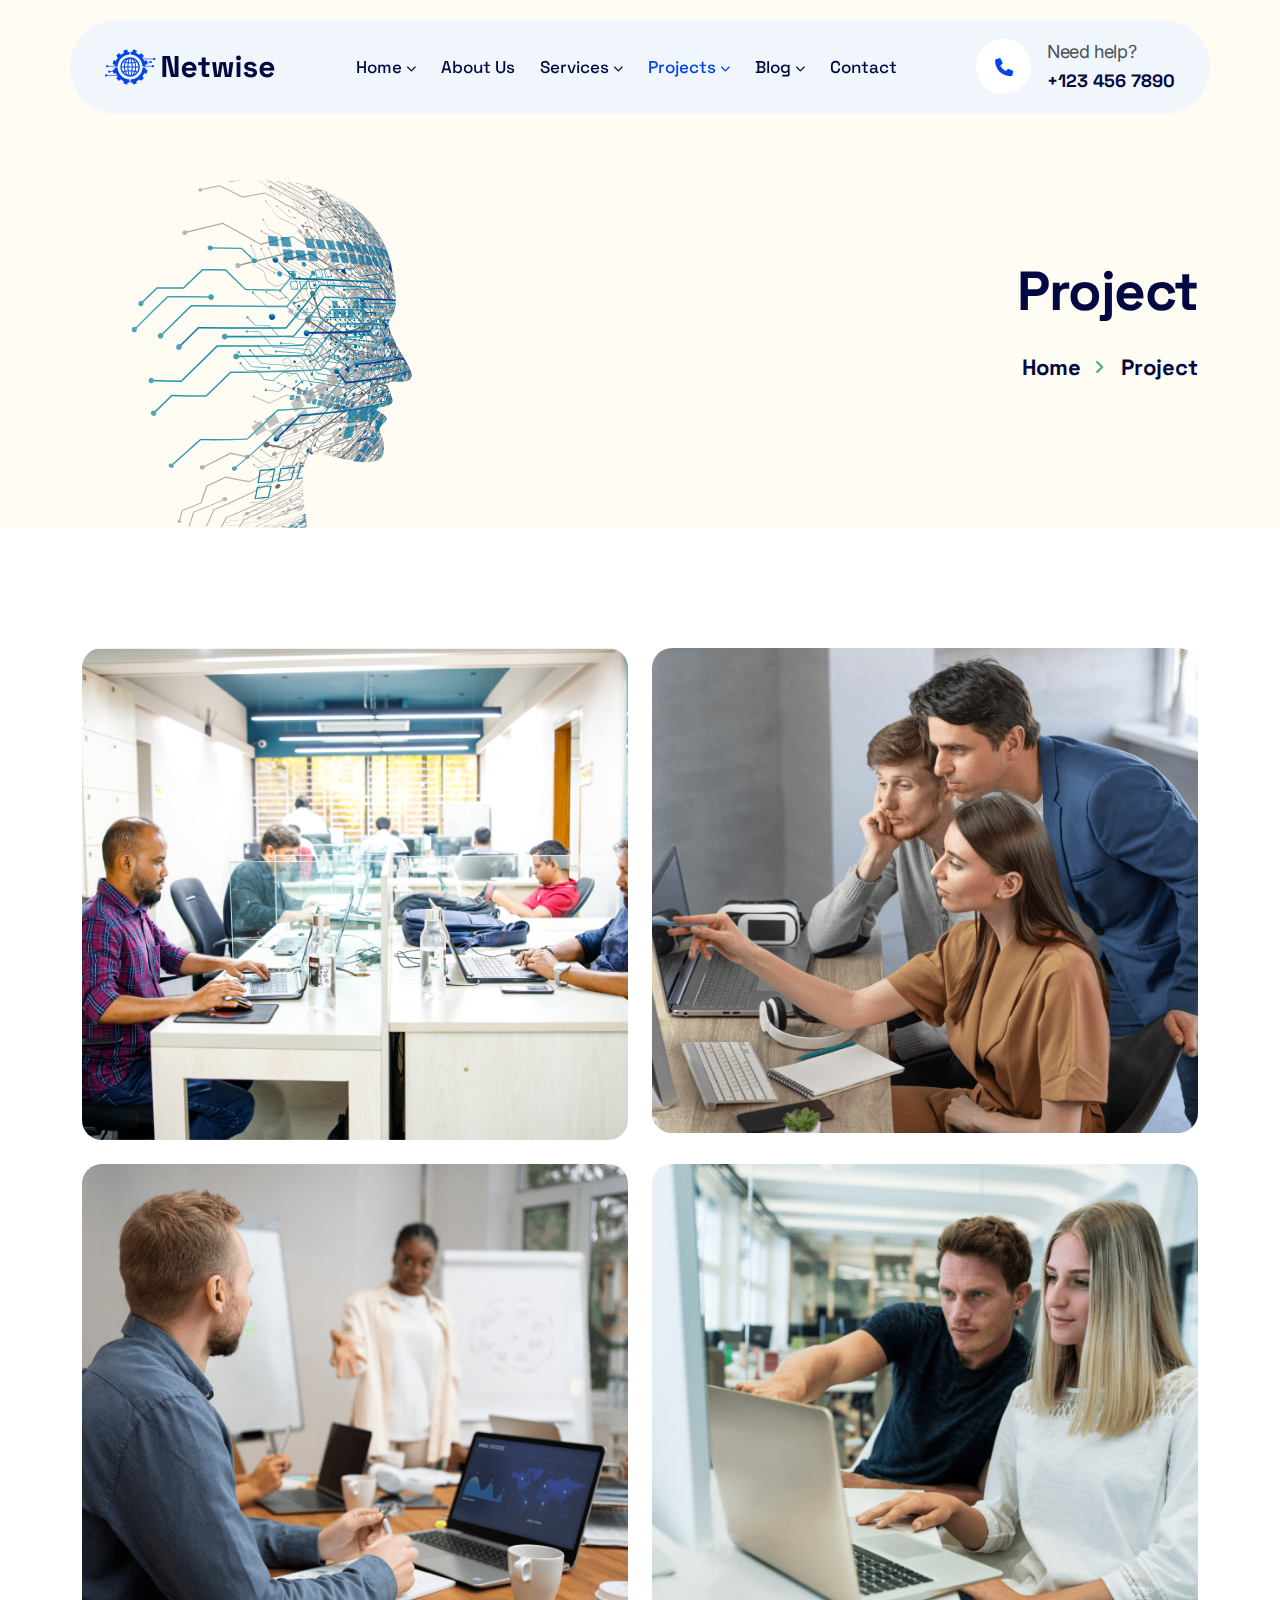
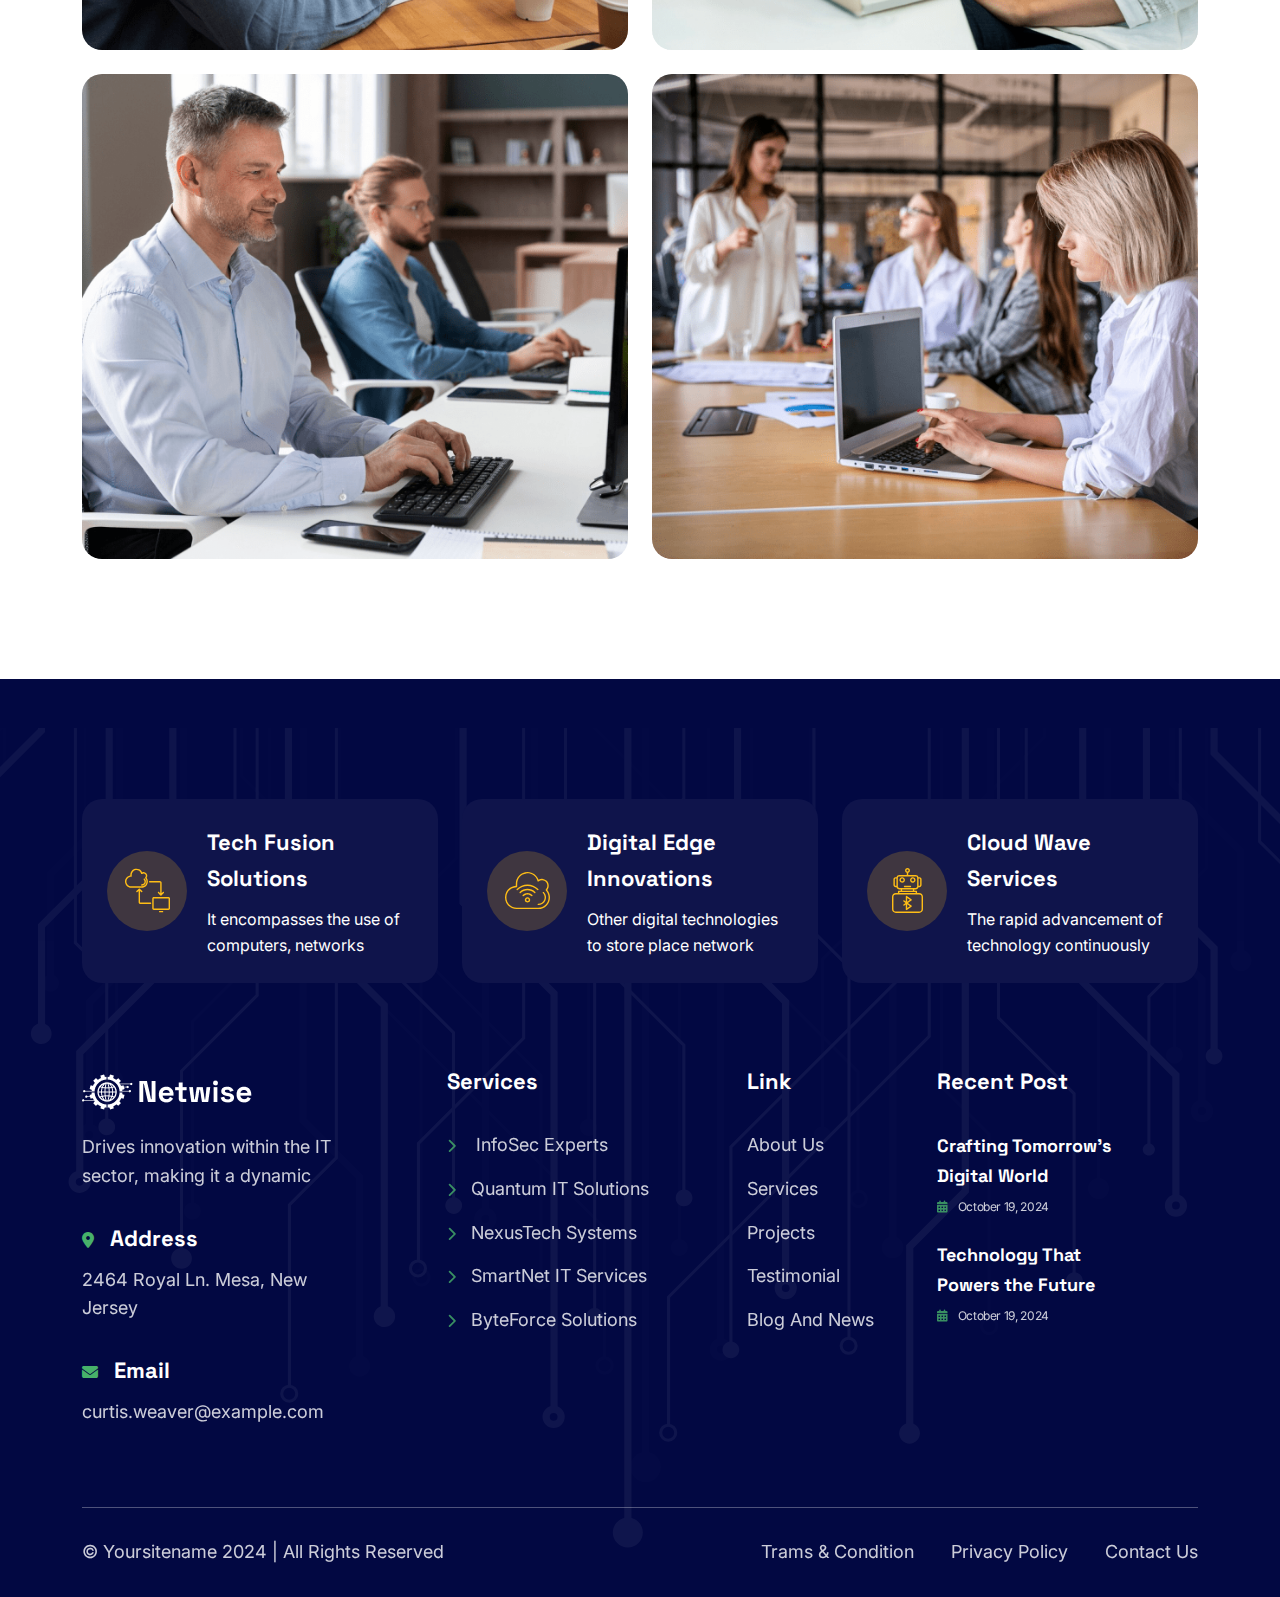
<file: projects.html>
<!DOCTYPE html>
<html lang="en">
  <head>
    <meta http-equiv="X-UA-Compatible" content="chrome=1" />
    <title>
      Netwise – IT Solutions &amp; Technology HTML Template Preview -
      ThemeForest
    </title>
    <meta
      name="description"
      content="&amp;lt;h2&amp;gt;&amp;lt;strong&amp;gt;Netwise – IT Solutions &amp;amp; Technology HTML Template&amp;lt;/strong&amp;gt;&amp;lt;/..."
    />
    <meta name="robots" content="noindex, nofollow" />
    <meta
      name="viewport"
      content="width=device-width, minimum-scale=1, maximum-scale=1"
    />
    <meta name="turbo-visit-control" content="reload" />

    <!-- favicon link here  -->
    <link
      rel="shortcut icon"
      href="assets/img/icon/favicon.png"
      type="image/x-icon"
    />
    <!-- css file here  -->
    <link rel="stylesheet" href="assets/css/bootstrap.min.css" />
    <link rel="stylesheet" href="assets/css/magnific-popup.css" />
    <link rel="stylesheet" href="assets/css/slick.css" />
    <link rel="stylesheet" href="assets/css/animate.min.css" />
    <link rel="stylesheet" href="assets/css/odometer-theme-minimal.css" />
    <link rel="stylesheet" href="assets/fontawsome/css/fontawesome.css" />
    <link rel="stylesheet" href="assets/css/style.css" />
  </head>
  <body>
    <!-- header section start  -->
    <header class="pn-header-section w-100" id="sticky-header">
      <nav class="navbar navbar-expand-lg p-0 d-none d-xl-flex">
        <div class="container pn-desktop-container background">
          <a class="navbar-brand m-0" href="index.html">
            <img src="assets/img/logo/logo.png" alt="logo" />
          </a>
          <div class="collapse navbar-collapse" id="navbarSupportedContent">
            <ul class="navbar-nav mx-auto mb-2 mb-lg-0">
              <li class="nav-item">
                <a class="nav-link" href="#"
                  >Home <i class="fas fa-chevron-down"></i>
                </a>
                <ul class="list-unstyled sub-menu">
                  <li><a href="index.html">Home One</a></li>
                  <li><a href="index-2.html">Home Two</a></li>
                </ul>
              </li>
              <li class="nav-item">
                <a class="nav-link" href="about.html">About Us</a>
              </li>
              <li class="nav-item">
                <a class="nav-link" href="#"
                  >Services <i class="fas fa-chevron-down"></i
                ></a>
                <ul class="list-unstyled sub-menu">
                  <li><a href="services.html">Service Single</a></li>
                  <li><a href="service-details.html">Service Details</a></li>
                </ul>
              </li>
              <li class="nav-item">
                <a class="nav-link active" href="#"
                  >Projects <i class="fas fa-chevron-down"></i
                ></a>
                <ul class="list-unstyled sub-menu">
                  <li><a href="project.html">Project Single</a></li>
                  <li><a href="project-details.html">Project Details</a></li>
                </ul>
              </li>
              <li class="nav-item">
                <a class="nav-link" href="#"
                  >Blog <i class="fas fa-chevron-down"></i
                ></a>
                <ul class="list-unstyled sub-menu">
                  <li><a href="blog.html">Blog Single</a></li>
                  <li><a href="blog-details.html">Blog Details</a></li>
                </ul>
              </li>
              <li class="nav-item">
                <a class="nav-link" href="contact.html">Contact</a>
              </li>
            </ul>
            <a
              href="tel:+1234567890"
              class="call-to-action d-flex align-items-center"
            >
              <div
                class="icon d-flex align-items-center justify-content-center rounded-pill"
              >
                <i class="fa-solid fa-phone"></i>
              </div>
              <div class="info">
                <p class="d-inline-block help">Need help?</p>
                <h5 class="number">+123 456 7890</h5>
              </div>
            </a>
          </div>
        </div>
      </nav>
      <!-- mobile navbar part start -->
      <div class="mobile-menu-area d-block d-xl-none">
        <div class="container">
          <!-- mobile topbar -->
          <div class="mobile-topbar">
            <div class="d-flex justify-content-between align-items-center">
              <div class="logo">
                <a href="index.html">
                  <img src="assets/img/logo/logo.png" alt="logo"
                /></a>
              </div>
              <div class="bars">
                <i class="fas fa-bars"></i>
              </div>
            </div>
          </div>
        </div>
        <!-- mobile menu -->
        <div class="mobile-menu-overlay"></div>
        <div class="mobile-menu-main">
          <div class="logo">
            <a href="index.html">
              <img src="assets/img/logo/logo.png" alt="logo"
            /></a>
          </div>
          <div class="close-mobile-menu"><i class="fas fa-times"></i></div>
          <div class="menu-body">
            <div class="menu-list">
              <ul class="list-unstyled">
                <li class="sub-mobile-menu">
                  <a href="#"
                    >Home <i class="fas fa-chevron-down float-end"></i
                  ></a>
                  <ul class="list-unstyled">
                    <li><a href="index.html">Home One</a></li>
                    <li><a href="home-two.html">Home Two</a></li>
                  </ul>
                </li>
                <li class="sub-mobile-menu">
                  <a href="about.html">About Us</a>
                </li>
                <li class="sub-mobile-menu">
                  <a href="#"
                    >Services <i class="fas fa-chevron-down float-end"></i
                  ></a>
                  <ul class="list-unstyled">
                    <li>
                      <a href="services.html">Service Single</a>
                    </li>
                    <li>
                      <a href="service-details.html">Service Details</a>
                    </li>
                  </ul>
                </li>
                <li class="sub-mobile-menu">
                  <a href="#"
                    >Projects <i class="fas fa-chevron-down float-end"></i
                  ></a>
                  <ul class="list-unstyled">
                    <li>
                      <a href="projects.html">Project Single</a>
                    </li>
                    <li>
                      <a href="project-details.html">Project Details</a>
                    </li>
                  </ul>
                </li>
                <li class="sub-mobile-menu">
                  <a href="#"
                    >Blog <i class="fas fa-chevron-down float-end"></i
                  ></a>
                  <ul class="list-unstyled">
                    <li>
                      <a href="blog.html">Blog Single</a>
                    </li>
                    <li>
                      <a href="blog-details.html">Blog Details</a>
                    </li>
                  </ul>
                </li>
                <li class="sub-mobile-menu">
                  <a href="contact.html">Contact</a>
                </li>
              </ul>
            </div>
          </div>
          <div class="call-us m-4">
            <a
              href="tel:(+1) 652-3698"
              class="call-to-action d-flex align-items-center"
            >
              <div
                class="icon d-flex justify-content-center align-items-center rounded-pill"
              >
                <i class="fa-solid fa-phone"></i>
              </div>
              <div class="info">
                <p class="help">Need help?</p>
                <h5 class="number">(+1) 652-3698</h5>
              </div>
            </a>
          </div>
        </div>
      </div>
      <!-- mobile navbar part end -->
    </header>
    <!-- header section end  -->
    <main>
      <!-- breadcrumb section start  -->
      <section class="breadcrumb-section">
        <div class="container">
          <div class="row g-4">
            <div class="col-lg-4 align-self-center">
              <div class="breadcrumb-img">
                <img
                  src="assets/img/img/breadcrumb-image.svg"
                  alt="breadcrumb-image"
                />
              </div>
            </div>
            <div class="col-lg-8 align-self-center">
              <div class="breadcrumb-text text-center text-md-end">
                <h1 class="heading-two">Project</h1>
                <ul
                  class="list-unstyled d-flex align-items-center justify-content-center justify-content-md-end mt-30"
                >
                  <li><a href="index.html">Home</a></li>
                  <li>Project</li>
                </ul>
              </div>
            </div>
          </div>
        </div>
      </section>
      <!-- breadcrumb section end  -->
      <!-- projects section start  -->
      <section class="projects-section pt-120">
        <div class="container">
          <div class="row g-4">
            <div class="col-lg-6">
              <div class="project-item position-relative">
                <div class="img br-20 overflow-hidden">
                  <a href="project-details.html" class="d-block w-100">
                    <img
                      src="assets/img/project/project-1.jpg"
                      alt="project-1"
                      class="img-fluid w-100"
                    />
                  </a>
                </div>
                <div
                  class="text position-absolute bottom-0 start-0 d-flex flex-column justify-content-end"
                >
                  <p class="project-category"><span>Connected World</span></p>
                  <h4 class="heading-four project-title bg-white">
                    <a href="project-details.html"> Digital Revolution</a>
                  </h4>
                </div>
              </div>
            </div>
            <div class="col-lg-6">
              <div class="project-item position-relative">
                <div class="img br-20 overflow-hidden">
                  <a href="project-details.html" class="d-block w-100">
                    <img
                      src="assets/img/project/project-single-img-2.png"
                      alt="project-2"
                      class="img-fluid w-100"
                    />
                  </a>
                </div>
                <div
                  class="text position-absolute bottom-0 start-0 d-flex flex-column justify-content-end"
                >
                  <p class="project-category"><span>Global Nexus</span></p>
                  <h4 class="heading-four project-title bg-white">
                    <a href="project-details.html"> Innovative Solutions</a>
                  </h4>
                </div>
              </div>
            </div>
            <div class="col-lg-6">
              <div class="project-item position-relative">
                <div class="img br-20 overflow-hidden">
                  <a href="project-details.html" class="d-block w-100">
                    <img
                      src="assets/img/project/project-single-img-3.png"
                      alt="project-3"
                      class="img-fluid w-100"
                    />
                  </a>
                </div>
                <div
                  class="text position-absolute bottom-0 start-0 d-flex flex-column justify-content-end"
                >
                  <p class="project-category"><span>Future Innovators</span></p>
                  <h4 class="heading-four project-title bg-white">
                    <a href="project-details.html"> Creative Insights</a>
                  </h4>
                </div>
              </div>
            </div>
            <div class="col-lg-6">
              <div class="project-item position-relative">
                <div class="img br-20 overflow-hidden">
                  <a href="project-details.html" class="d-block w-100">
                    <img
                      src="assets/img/project/project-single-img-4.png"
                      alt="project-4"
                      class="img-fluid w-100"
                    />
                  </a>
                </div>
                <div
                  class="text position-absolute bottom-0 start-0 d-flex flex-column justify-content-end"
                >
                  <p class="project-category"><span>Tech Horizons</span></p>
                  <h4 class="heading-four project-title bg-white">
                    <a href="project-details.html"> Smart Solutions</a>
                  </h4>
                </div>
              </div>
            </div>
            <div class="col-lg-6">
              <div class="project-item position-relative">
                <div class="img br-20 overflow-hidden">
                  <a href="project-details.html" class="d-block w-100">
                    <img
                      src="assets/img/project/project-single-img-5.png"
                      alt="project-5"
                      class="img-fluid w-100"
                    />
                  </a>
                </div>
                <div
                  class="text position-absolute bottom-0 start-0 d-flex flex-column justify-content-end"
                >
                  <p class="project-category"><span>Digital Frontier</span></p>
                  <h4 class="heading-four project-title bg-white">
                    <a href="project-details.html"> Innovative Design</a>
                  </h4>
                </div>
              </div>
            </div>
            <div class="col-lg-6">
              <div class="project-item position-relative">
                <div class="img br-20 overflow-hidden">
                  <a href="project-details.html" class="d-block w-100">
                    <img
                      src="assets/img/project/project-single-img-6.png"
                      alt="project-6"
                      class="img-fluid w-100"
                    />
                  </a>
                </div>
                <div
                  class="text position-absolute bottom-0 start-0 d-flex flex-column justify-content-end"
                >
                  <p class="project-category"><span>Innovation Hub</span></p>
                  <h4 class="heading-four project-title bg-white">
                    <a href="project-details.html"> Creative Pathways</a>
                  </h4>
                </div>
              </div>
            </div>
          </div>
        </div>
      </section>
      <!-- projects section end  -->
    </main>
    <!-- footer section start  -->
    <footer class="footer-section pt-120">
      <div class="footer-bg" data-background="assets/img/bg/footer-bg.svg">
        <div class="container">
          <div class="footer-services">
            <div class="row g-4">
              <div class="col-xl-4 col-md-6">
                <div
                  class="footer-service-item d-flex align-items-center br-20"
                >
                  <div
                    class="icon flex-shrink-0 d-flex align-items-center justify-content-center rounded-pill"
                  >
                    <img
                      src="assets/img/icon/footer-sort-icon-1.svg"
                      alt="footer-sort-icon-1"
                    />
                  </div>
                  <div class="text">
                    <h4 class="heading-four text-white mb-10">
                      Tech Fusion Solutions
                    </h4>
                    <p class="text-white">
                      It encompasses the use of computers, networks
                    </p>
                  </div>
                </div>
              </div>
              <div class="col-xl-4 col-md-6">
                <div
                  class="footer-service-item d-flex align-items-center br-20"
                >
                  <div
                    class="icon flex-shrink-0 d-flex align-items-center justify-content-center rounded-pill"
                  >
                    <img
                      src="assets/img/icon/footer-sort-icon-2.svg"
                      alt="footer-sort-icon-2"
                    />
                  </div>
                  <div class="text">
                    <h4 class="heading-four text-white mb-10">
                      Digital Edge Innovations
                    </h4>
                    <p class="text-white">
                      Other digital technologies to store place network
                    </p>
                  </div>
                </div>
              </div>
              <div class="col-xl-4 col-md-6">
                <div
                  class="footer-service-item d-flex align-items-center br-20"
                >
                  <div
                    class="icon flex-shrink-0 d-flex align-items-center justify-content-center rounded-pill"
                  >
                    <img
                      src="assets/img/icon/footer-sort-icon-3.svg"
                      alt="footer-sort-icon-3"
                    />
                  </div>
                  <div class="text">
                    <h4 class="heading-four text-white mb-10">
                      Cloud Wave Services
                    </h4>
                    <p class="text-white">
                      The rapid advancement of technology continuously
                    </p>
                  </div>
                </div>
              </div>
            </div>
          </div>
          <div class="row g-4">
            <div class="col-lg-3">
              <div class="footer-widget contact-widget">
                <div class="logo">
                  <img src="assets/img/logo/logo-white.png" alt="logo-white" />
                </div>
                <p>
                  Drives innovation within the IT sector, making it a dynamic
                </p>
                <ul class="list-unstyled contact-info">
                  <li>
                    <h4 class="heading-four text-white contact-title">
                      <i class="fa-solid fa-location-dot"></i> Address
                    </h4>
                    <p>2464 Royal Ln. Mesa, New Jersey</p>
                  </li>
                  <li>
                    <h4 class="heading-four text-white contact-title">
                      <i class="fa-solid fa-envelope"></i> Email
                    </h4>
                    <a href="mailto:curtis.weaver@example.com"
                      >curtis.weaver@example.com</a
                    >
                  </li>
                </ul>
              </div>
            </div>
            <div class="col-lg-4">
              <div class="footer-widget services-widget">
                <h4 class="heading-four footer-title text-white">Services</h4>
                <ul class="list-unstyled links">
                  <li>
                    <a href="services.html"
                      ><i class="fa-solid fa-chevron-right"></i> InfoSec
                      Experts</a
                    >
                  </li>
                  <li>
                    <a href="services.html"
                      ><i class="fa-solid fa-chevron-right"></i>Quantum IT
                      Solutions</a
                    >
                  </li>
                  <li>
                    <a href="services.html"
                      ><i class="fa-solid fa-chevron-right"></i>NexusTech
                      Systems</a
                    >
                  </li>
                  <li>
                    <a href="services.html"
                      ><i class="fa-solid fa-chevron-right"></i>SmartNet IT
                      Services</a
                    >
                  </li>
                  <li>
                    <a href="services.html"
                      ><i class="fa-solid fa-chevron-right"></i>ByteForce
                      Solutions</a
                    >
                  </li>
                </ul>
              </div>
            </div>
            <div class="col-lg-2">
              <div class="footer-widget">
                <h4 class="heading-four footer-title text-white">Link</h4>
                <ul class="list-unstyled links">
                  <li><a href="about.html">About Us</a></li>
                  <li><a href="services.html">Services</a></li>
                  <li><a href="project.html">Projects</a></li>
                  <li><a href="#">Testimonial</a></li>
                  <li><a href="blog.html">Blog And News</a></li>
                </ul>
              </div>
            </div>
            <div class="col-lg-3">
              <div class="footer-widget recent-post-widget">
                <h4 class="heading-four footer-title text-white">
                  Recent Post
                </h4>
                <a href="blog.html" class="recent-post">
                  <h4 class="heading-five text-white">
                    Crafting Tomorrow’s Digital World
                  </h4>
                  <span class="date">
                    <i class="fa-solid fa-calendar-days"></i>October 19,
                    2024</span
                  >
                </a>
                <a href="blog.html" class="recent-post">
                  <h4 class="heading-five text-white">
                    Technology That Powers the Future
                  </h4>
                  <span class="date">
                    <i class="fa-solid fa-calendar-days"></i>October 19,
                    2024</span
                  >
                </a>
              </div>
            </div>
          </div>
          <div class="footer-copyright">
            <div class="row g-4">
              <div class="col-lg-6">
                <div class="copyright">
                  <p>© Yoursitename 2024 | All Rights Reserved</p>
                </div>
              </div>
              <div class="col-lg-6">
                <div class="footer-link text-center text-lg-end">
                  <a href="#">Trams & Condition</a>
                  <a href="#">Privacy Policy</a>
                  <a href="#">Contact Us</a>
                </div>
              </div>
            </div>
          </div>
        </div>
      </div>
    </footer>
    <!-- footer section end  -->

    <!-- js file  here -->
    <script src="assets/js/vender/jquery-3.6.4.min.js"></script>
    <script src="assets/js/bootstrap.bundle.min.js"></script>
    <script src="assets/js/gsap.js"></script>
    <script src="assets/js/gsap-scroll-trigger.js"></script>
    <script src="assets/js/gsap-split-text.js"></script>
    <script src="assets/js/jquery.appear.js"></script>
    <script src="assets/js/odometer.min.js"></script>
    <script src="assets/js/slick.min.js"></script>
    <script src="assets/js/jquery.magnific-popup.min.js"></script>
    <script src="assets/js/main.js"></script>
  </body>
</html>
</file>
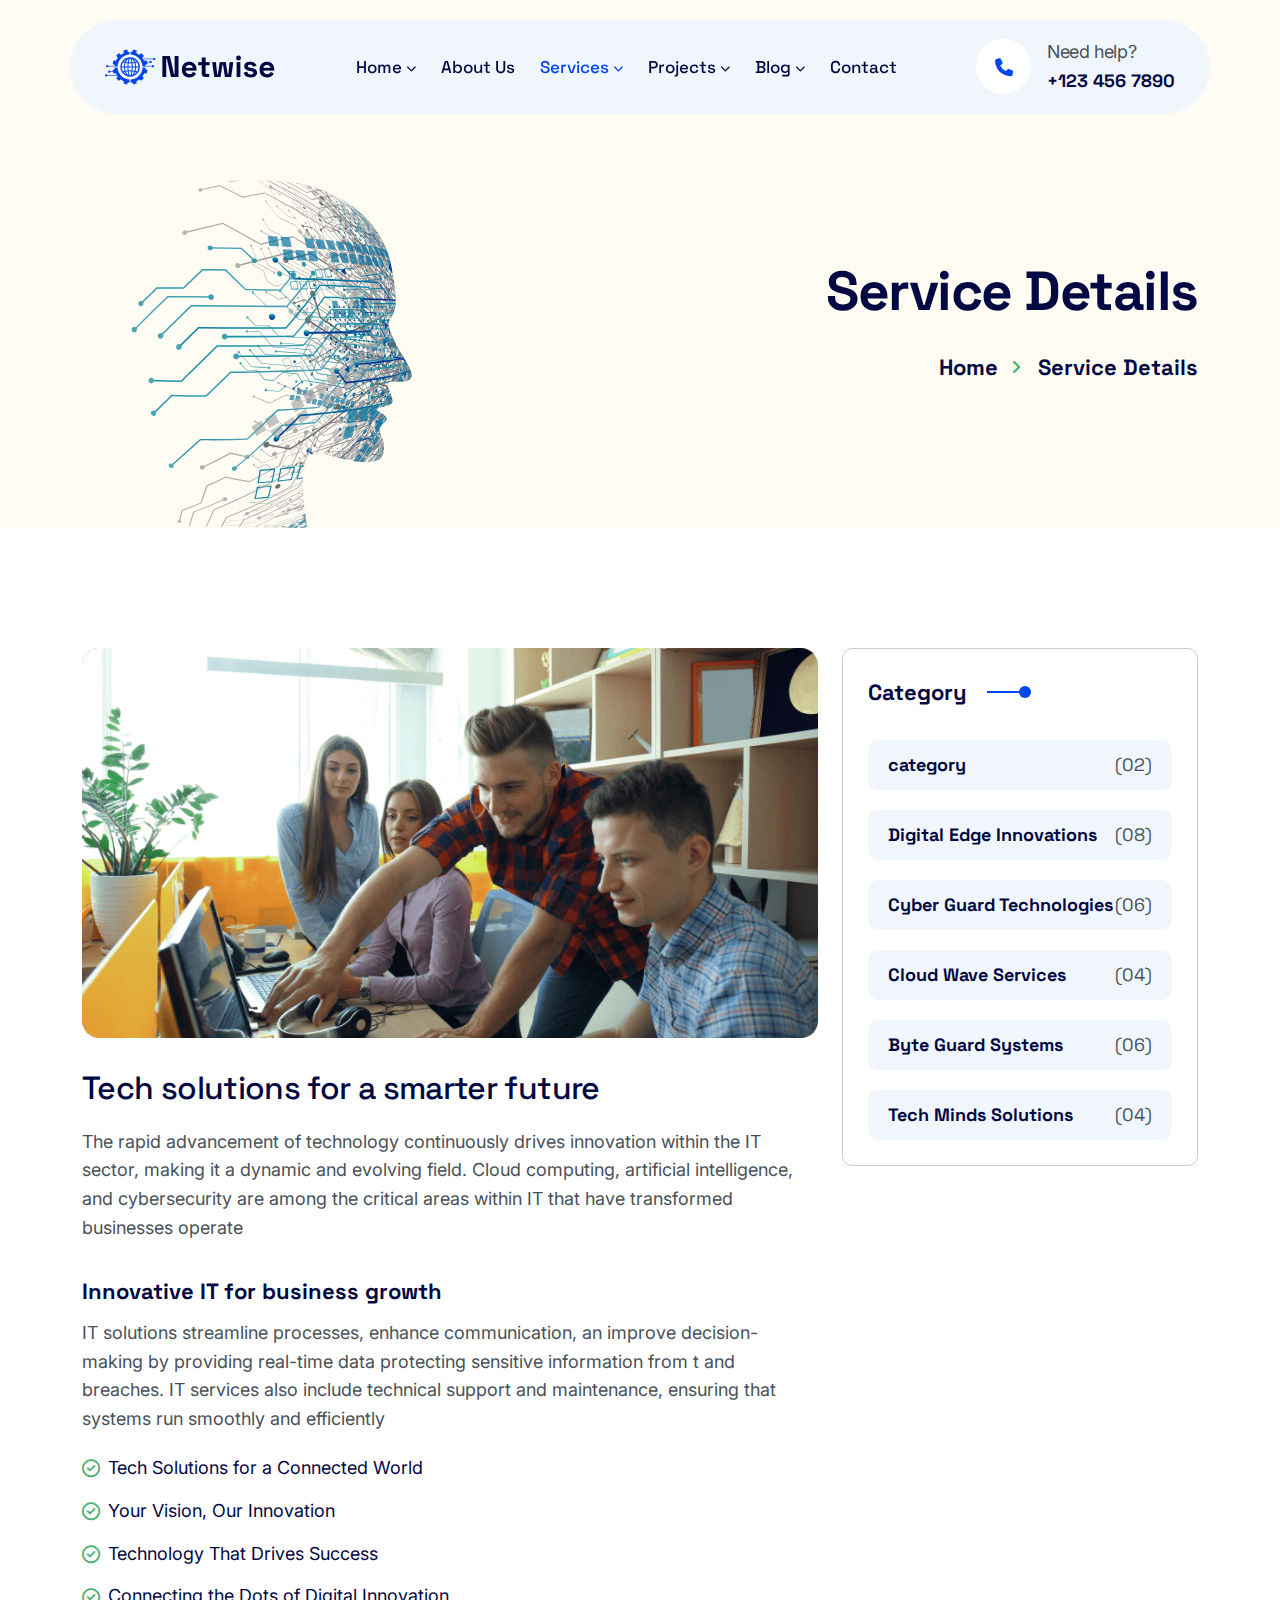
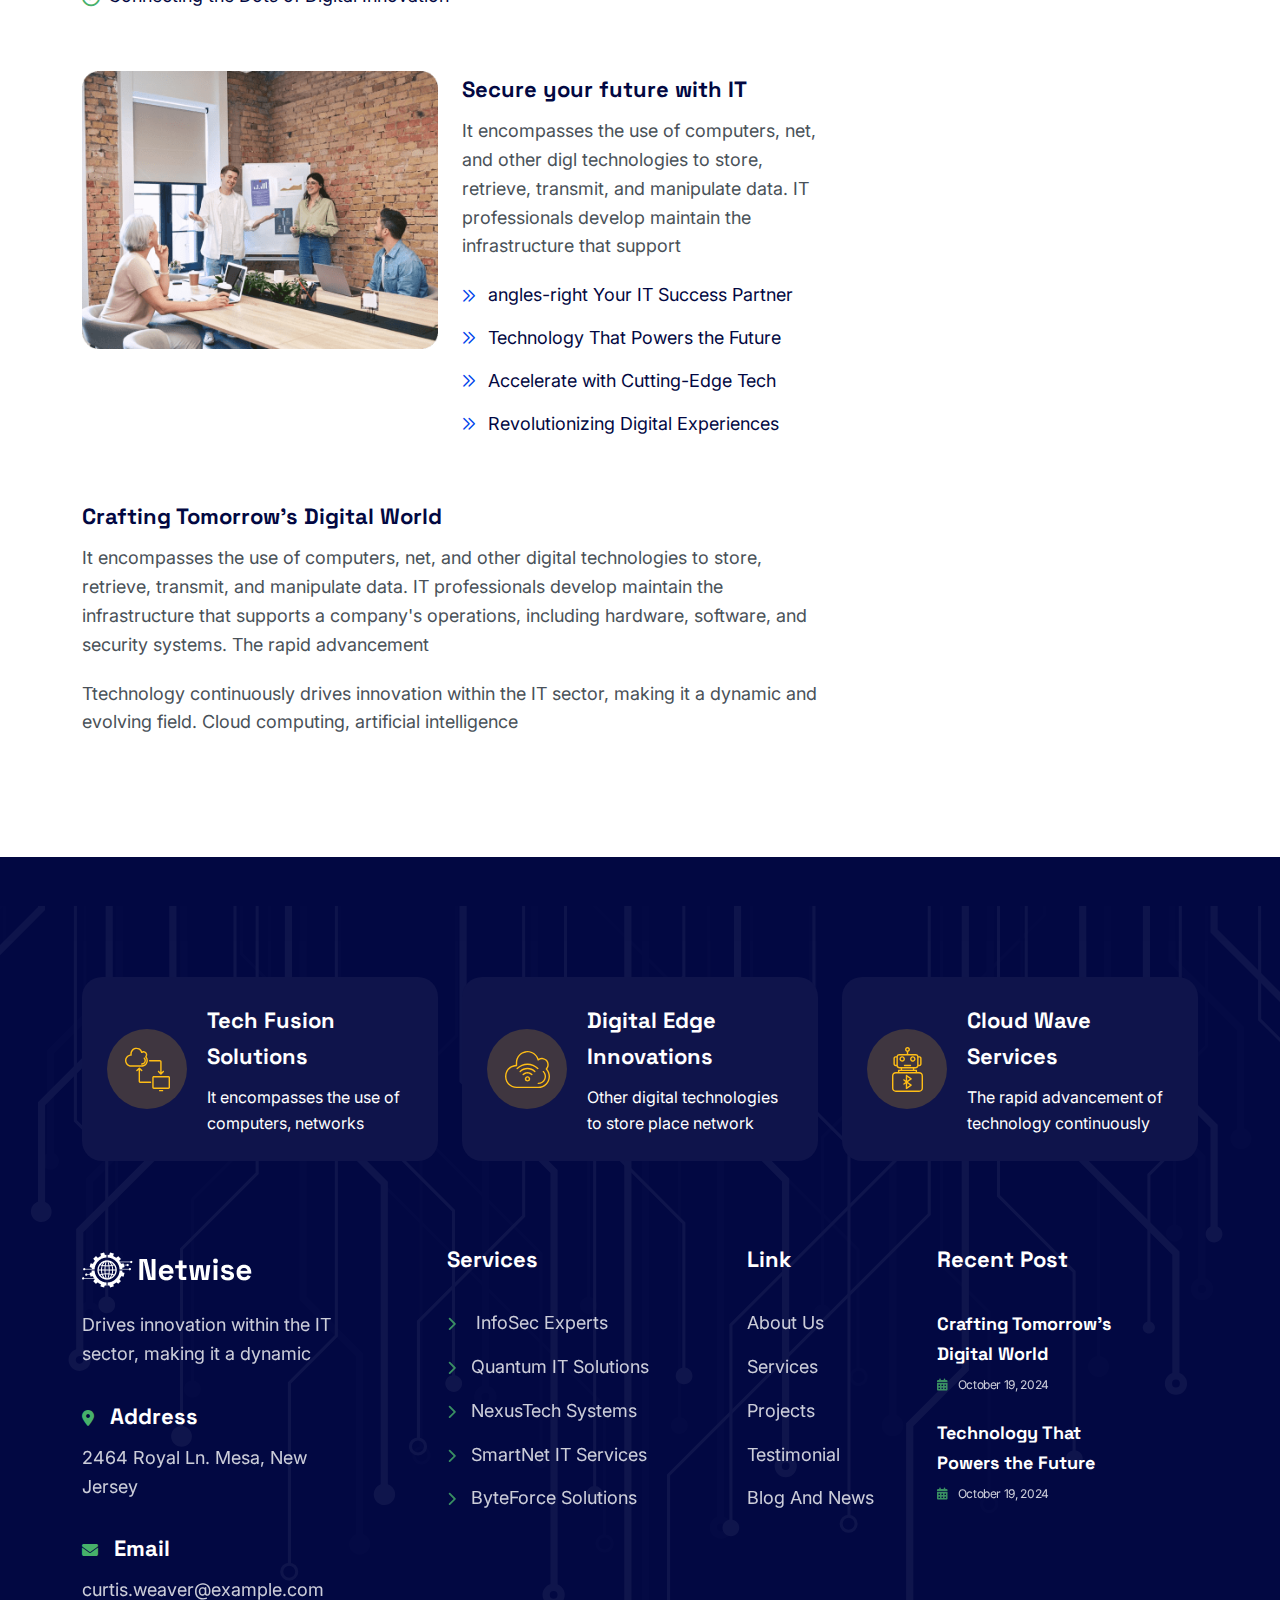
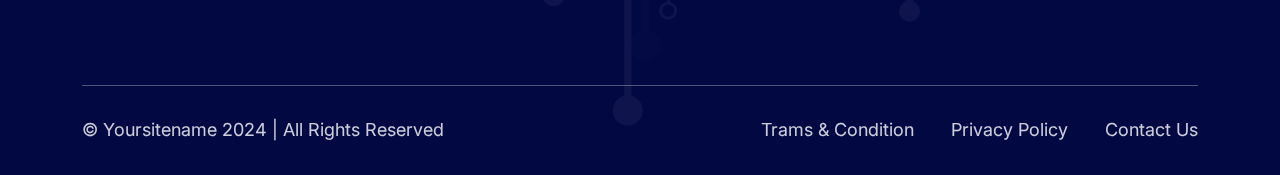
<file: service-details.html>
<!DOCTYPE html>
<html lang="en">
  <head>
    <meta http-equiv="X-UA-Compatible" content="chrome=1" />
    <title>
      Netwise – IT Solutions &amp; Technology HTML Template Preview -
      ThemeForest
    </title>
    <meta
      name="description"
      content="&amp;lt;h2&amp;gt;&amp;lt;strong&amp;gt;Netwise – IT Solutions &amp;amp; Technology HTML Template&amp;lt;/strong&amp;gt;&amp;lt;/..."
    />
    <meta name="robots" content="noindex, nofollow" />
    <meta
      name="viewport"
      content="width=device-width, minimum-scale=1, maximum-scale=1"
    />
    <meta name="turbo-visit-control" content="reload" />

    <!-- favicon link here  -->
    <link
      rel="shortcut icon"
      href="assets/img/icon/favicon.png"
      type="image/x-icon"
    />
    <!-- css file here  -->
    <link rel="stylesheet" href="assets/css/bootstrap.min.css" />
    <link rel="stylesheet" href="assets/css/magnific-popup.css" />
    <link rel="stylesheet" href="assets/css/slick.css" />
    <link rel="stylesheet" href="assets/css/animate.min.css" />
    <link rel="stylesheet" href="assets/css/odometer-theme-minimal.css" />
    <link rel="stylesheet" href="assets/fontawsome/css/fontawesome.css" />
    <link rel="stylesheet" href="assets/css/style.css" />
  </head>
  <body>
    <!-- header section start  -->
    <header class="pn-header-section w-100" id="sticky-header">
      <nav class="navbar navbar-expand-lg p-0 d-none d-xl-flex">
        <div class="container pn-desktop-container background">
          <a class="navbar-brand m-0" href="index.html">
            <img src="assets/img/logo/logo.png" alt="logo" />
          </a>
          <div class="collapse navbar-collapse" id="navbarSupportedContent">
            <ul class="navbar-nav mx-auto mb-2 mb-lg-0">
              <li class="nav-item">
                <a class="nav-link" href="#"
                  >Home <i class="fas fa-chevron-down"></i>
                </a>
                <ul class="list-unstyled sub-menu">
                  <li><a href="index.html">Home One</a></li>
                  <li><a href="index-2.html">Home Two</a></li>
                </ul>
              </li>
              <li class="nav-item">
                <a class="nav-link" href="about.html">About Us</a>
              </li>
              <li class="nav-item">
                <a class="nav-link active" href="#"
                  >Services <i class="fas fa-chevron-down"></i
                ></a>
                <ul class="list-unstyled sub-menu">
                  <li><a href="services.html">Service Single</a></li>
                  <li><a href="service-details.html">Service Details</a></li>
                </ul>
              </li>
              <li class="nav-item">
                <a class="nav-link" href="#"
                  >Projects <i class="fas fa-chevron-down"></i
                ></a>
                <ul class="list-unstyled sub-menu">
                  <li><a href="project.html">Project Single</a></li>
                  <li><a href="project-details.html">Project Details</a></li>
                </ul>
              </li>
              <li class="nav-item">
                <a class="nav-link" href="#"
                  >Blog <i class="fas fa-chevron-down"></i
                ></a>
                <ul class="list-unstyled sub-menu">
                  <li><a href="blog.html">Blog Single</a></li>
                  <li><a href="blog-details.html">Blog Details</a></li>
                </ul>
              </li>
              <li class="nav-item">
                <a class="nav-link" href="contact.html">Contact</a>
              </li>
            </ul>
            <a
              href="tel:+1234567890"
              class="call-to-action d-flex align-items-center"
            >
              <div
                class="icon d-flex align-items-center justify-content-center rounded-pill"
              >
                <i class="fa-solid fa-phone"></i>
              </div>
              <div class="info">
                <p class="d-inline-block help">Need help?</p>
                <h5 class="number">+123 456 7890</h5>
              </div>
            </a>
          </div>
        </div>
      </nav>
      <!-- mobile navbar part start -->
      <div class="mobile-menu-area d-block d-xl-none">
        <div class="container">
          <!-- mobile topbar -->
          <div class="mobile-topbar">
            <div class="d-flex justify-content-between align-items-center">
              <div class="logo">
                <a href="index.html">
                  <img src="assets/img/logo/logo.png" alt="logo"
                /></a>
              </div>
              <div class="bars">
                <i class="fas fa-bars"></i>
              </div>
            </div>
          </div>
        </div>
        <!-- mobile menu -->
        <div class="mobile-menu-overlay"></div>
        <div class="mobile-menu-main">
          <div class="logo">
            <a href="index.html">
              <img src="assets/img/logo/logo.png" alt="logo"
            /></a>
          </div>
          <div class="close-mobile-menu"><i class="fas fa-times"></i></div>
          <div class="menu-body">
            <div class="menu-list">
              <ul class="list-unstyled">
                <li class="sub-mobile-menu">
                  <a href="#"
                    >Home <i class="fas fa-chevron-down float-end"></i
                  ></a>
                  <ul class="list-unstyled">
                    <li><a href="index.html">Home One</a></li>
                    <li><a href="index-2.html">Home Two</a></li>
                  </ul>
                </li>
                <li class="sub-mobile-menu">
                  <a href="about.html">About Us</a>
                </li>
                <li class="sub-mobile-menu">
                  <a href="#"
                    >Services <i class="fas fa-chevron-down float-end"></i
                  ></a>
                  <ul class="list-unstyled">
                    <li>
                      <a href="services.html">Service Single</a>
                    </li>
                    <li>
                      <a href="service-details.html">Service Details</a>
                    </li>
                  </ul>
                </li>
                <li class="sub-mobile-menu">
                  <a href="#"
                    >Projects <i class="fas fa-chevron-down float-end"></i
                  ></a>
                  <ul class="list-unstyled">
                    <li>
                      <a href="projects.html">Project Single</a>
                    </li>
                    <li>
                      <a href="project-details.html">Project Details</a>
                    </li>
                  </ul>
                </li>
                <li class="sub-mobile-menu">
                  <a href="#"
                    >Blog <i class="fas fa-chevron-down float-end"></i
                  ></a>
                  <ul class="list-unstyled">
                    <li>
                      <a href="blog.html">Blog Single</a>
                    </li>
                    <li>
                      <a href="blog-details.html">Blog Details</a>
                    </li>
                  </ul>
                </li>
                <li class="sub-mobile-menu">
                  <a href="contact.html">Contact</a>
                </li>
              </ul>
            </div>
          </div>
          <div class="call-us m-4">
            <a
              href="tel:(+1) 652-3698"
              class="call-to-action d-flex align-items-center"
            >
              <div
                class="icon d-flex justify-content-center align-items-center rounded-pill"
              >
                <i class="fa-solid fa-phone"></i>
              </div>
              <div class="info">
                <p class="help">Need help?</p>
                <h5 class="number">(+1) 652-3698</h5>
              </div>
            </a>
          </div>
        </div>
      </div>
      <!-- mobile navbar part end -->
    </header>
    <!-- header section end  -->
    <main>
      <!-- breadcrumb section start  -->
      <section class="breadcrumb-section">
        <div class="container">
          <div class="row g-4">
            <div class="col-lg-4 align-self-center">
              <div class="breadcrumb-img">
                <img
                  src="assets/img/img/breadcrumb-image.svg"
                  alt="breadcrumb-image"
                />
              </div>
            </div>
            <div class="col-lg-8 align-self-center">
              <div class="breadcrumb-text text-center text-md-end">
                <h1 class="heading-two">Service Details</h1>
                <ul
                  class="list-unstyled d-flex align-items-center justify-content-center justify-content-md-end mt-30"
                >
                  <li><a href="index.html">Home</a></li>
                  <li>Service Details</li>
                </ul>
              </div>
            </div>
          </div>
        </div>
      </section>
      <!-- breadcrumb section end  -->
      <!-- service details section start  -->
      <section class="service-details-section pt-120">
        <div class="container">
          <div class="row g-4">
            <div class="col-lg-8">
              <div class="service-content">
                <div class="service-banner br-20 mb-30">
                  <img
                    src="assets/img/service/service-details-img1.png"
                    alt="service-details-img1"
                    class="img-fluid w-100"
                  />
                </div>
                <h3 class="heading-three title">
                  Tech solutions for a smarter future
                </h3>
                <p>
                  The rapid advancement of technology continuously drives
                  innovation within the IT sector, making it a dynamic and
                  evolving field. Cloud computing, artificial intelligence, and
                  cybersecurity are among the critical areas within IT that have
                  transformed businesses operate
                </p>
                <h4 class="heading-four sub-title mt-30">
                  Innovative IT for business growth
                </h4>
                <p>
                  IT solutions streamline processes, enhance communication, an
                  improve decision-making by providing real-time data protecting
                  sensitive information from t and breaches. IT services also
                  include technical support and maintenance, ensuring that
                  systems run smoothly and efficiently
                </p>
                <ul class="list-unstyled">
                  <li>Tech Solutions for a Connected World</li>
                  <li>Your Vision, Our Innovation</li>
                  <li>Technology That Drives Success</li>
                  <li>Connecting the Dots of Digital Innovation</li>
                </ul>
                <div class="inner-content">
                  <div class="row g-4">
                    <div class="col-xl-6">
                      <img
                        src="assets/img/service/service-details-img2.png"
                        alt="service-details-img2"
                        class="img-fluid w-100"
                      />
                    </div>
                    <div class="col-xl-6">
                      <div class="inner-text">
                        <h4 class="heading-four sub-title">
                          Secure your future with IT
                        </h4>
                        <p>
                          It encompasses the use of computers, net, and other
                          digl technologies to store, retrieve, transmit, and
                          manipulate data. IT professionals develop maintain the
                          infrastructure that support
                        </p>
                        <ul class="list-unstyled">
                          <li>angles-right Your IT Success Partner</li>
                          <li>Technology That Powers the Future</li>
                          <li>Accelerate with Cutting-Edge Tech</li>
                          <li>Revolutionizing Digital Experiences</li>
                        </ul>
                      </div>
                    </div>
                  </div>
                </div>
                <h4 class="heading-four sub-title">
                  Crafting Tomorrow’s Digital World
                </h4>
                <p>
                  It encompasses the use of computers, net, and other digital
                  technologies to store, retrieve, transmit, and manipulate
                  data. IT professionals develop maintain the infrastructure
                  that supports a company's operations, including hardware,
                  software, and security systems. The rapid advancement
                </p>
                <p>
                  Ttechnology continuously drives innovation within the IT
                  sector, making it a dynamic and evolving field. Cloud
                  computing, artificial intelligence
                </p>
              </div>
            </div>
            <div class="col-lg-4">
              <aside class="blog-sidebar">
                <div class="sidebar-widget">
                  <div class="category">
                    <h4
                      class="heading-four widget-title mb-30 position-relative d-inline-block"
                    >
                      Category
                    </h4>
                    <ul class="list-unstyled category-list">
                      <li>
                        <a href="#">category <span>(02)</span></a>
                      </li>
                      <li>
                        <a href="#"
                          >Digital Edge Innovations <span>(08)</span></a
                        >
                      </li>
                      <li>
                        <a href="#"
                          >Cyber Guard Technologies <span>(06)</span></a
                        >
                      </li>
                      <li>
                        <a href="#">Cloud Wave Services <span>(04)</span></a>
                      </li>
                      <li>
                        <a href="#">Byte Guard Systems <span>(06)</span></a>
                      </li>
                      <li>
                        <a href="#">Tech Minds Solutions <span>(04)</span></a>
                      </li>
                    </ul>
                  </div>
                </div>
              </aside>
            </div>
          </div>
        </div>
      </section>
      <!-- service details section end  -->
    </main>
    <!-- footer section start  -->
    <footer class="footer-section pt-120">
      <div class="footer-bg" data-background="assets/img/bg/footer-bg.svg">
        <div class="container">
          <div class="footer-services">
            <div class="row g-4">
              <div class="col-xl-4 col-md-6">
                <div
                  class="footer-service-item d-flex align-items-center br-20"
                >
                  <div
                    class="icon flex-shrink-0 d-flex align-items-center justify-content-center rounded-pill"
                  >
                    <img
                      src="assets/img/icon/footer-sort-icon-1.svg"
                      alt="footer-sort-icon-1"
                    />
                  </div>
                  <div class="text">
                    <h4 class="heading-four text-white mb-10">
                      Tech Fusion Solutions
                    </h4>
                    <p class="text-white">
                      It encompasses the use of computers, networks
                    </p>
                  </div>
                </div>
              </div>
              <div class="col-xl-4 col-md-6">
                <div
                  class="footer-service-item d-flex align-items-center br-20"
                >
                  <div
                    class="icon flex-shrink-0 d-flex align-items-center justify-content-center rounded-pill"
                  >
                    <img
                      src="assets/img/icon/footer-sort-icon-2.svg"
                      alt="footer-sort-icon-2"
                    />
                  </div>
                  <div class="text">
                    <h4 class="heading-four text-white mb-10">
                      Digital Edge Innovations
                    </h4>
                    <p class="text-white">
                      Other digital technologies to store place network
                    </p>
                  </div>
                </div>
              </div>
              <div class="col-xl-4 col-md-6">
                <div
                  class="footer-service-item d-flex align-items-center br-20"
                >
                  <div
                    class="icon flex-shrink-0 d-flex align-items-center justify-content-center rounded-pill"
                  >
                    <img
                      src="assets/img/icon/footer-sort-icon-3.svg"
                      alt="footer-sort-icon-3"
                    />
                  </div>
                  <div class="text">
                    <h4 class="heading-four text-white mb-10">
                      Cloud Wave Services
                    </h4>
                    <p class="text-white">
                      The rapid advancement of technology continuously
                    </p>
                  </div>
                </div>
              </div>
            </div>
          </div>
          <div class="row g-4">
            <div class="col-lg-3">
              <div class="footer-widget contact-widget">
                <div class="logo">
                  <img src="assets/img/logo/logo-white.png" alt="logo-white" />
                </div>
                <p>
                  Drives innovation within the IT sector, making it a dynamic
                </p>
                <ul class="list-unstyled contact-info">
                  <li>
                    <h4 class="heading-four text-white contact-title">
                      <i class="fa-solid fa-location-dot"></i> Address
                    </h4>
                    <p>2464 Royal Ln. Mesa, New Jersey</p>
                  </li>
                  <li>
                    <h4 class="heading-four text-white contact-title">
                      <i class="fa-solid fa-envelope"></i> Email
                    </h4>
                    <a href="mailto:curtis.weaver@example.com"
                      >curtis.weaver@example.com</a
                    >
                  </li>
                </ul>
              </div>
            </div>
            <div class="col-lg-4">
              <div class="footer-widget services-widget">
                <h4 class="heading-four footer-title text-white">Services</h4>
                <ul class="list-unstyled links">
                  <li>
                    <a href="services.html"
                      ><i class="fa-solid fa-chevron-right"></i> InfoSec
                      Experts</a
                    >
                  </li>
                  <li>
                    <a href="services.html"
                      ><i class="fa-solid fa-chevron-right"></i>Quantum IT
                      Solutions</a
                    >
                  </li>
                  <li>
                    <a href="services.html"
                      ><i class="fa-solid fa-chevron-right"></i>NexusTech
                      Systems</a
                    >
                  </li>
                  <li>
                    <a href="services.html"
                      ><i class="fa-solid fa-chevron-right"></i>SmartNet IT
                      Services</a
                    >
                  </li>
                  <li>
                    <a href="services.html"
                      ><i class="fa-solid fa-chevron-right"></i>ByteForce
                      Solutions</a
                    >
                  </li>
                </ul>
              </div>
            </div>
            <div class="col-lg-2">
              <div class="footer-widget">
                <h4 class="heading-four footer-title text-white">Link</h4>
                <ul class="list-unstyled links">
                  <li><a href="about.html">About Us</a></li>
                  <li><a href="services.html">Services</a></li>
                  <li><a href="project.html">Projects</a></li>
                  <li><a href="#">Testimonial</a></li>
                  <li><a href="blog.html">Blog And News</a></li>
                </ul>
              </div>
            </div>
            <div class="col-lg-3">
              <div class="footer-widget recent-post-widget">
                <h4 class="heading-four footer-title text-white">
                  Recent Post
                </h4>
                <a href="blog.html" class="recent-post">
                  <h4 class="heading-five text-white">
                    Crafting Tomorrow’s Digital World
                  </h4>
                  <span class="date">
                    <i class="fa-solid fa-calendar-days"></i>October 19,
                    2024</span
                  >
                </a>
                <a href="blog.html" class="recent-post">
                  <h4 class="heading-five text-white">
                    Technology That Powers the Future
                  </h4>
                  <span class="date">
                    <i class="fa-solid fa-calendar-days"></i>October 19,
                    2024</span
                  >
                </a>
              </div>
            </div>
          </div>
          <div class="footer-copyright">
            <div class="row g-4">
              <div class="col-lg-6">
                <div class="copyright">
                  <p>© Yoursitename 2024 | All Rights Reserved</p>
                </div>
              </div>
              <div class="col-lg-6">
                <div class="footer-link text-center text-lg-end">
                  <a href="#">Trams & Condition</a>
                  <a href="#">Privacy Policy</a>
                  <a href="#">Contact Us</a>
                </div>
              </div>
            </div>
          </div>
        </div>
      </div>
    </footer>
    <!-- footer section end  -->

    <!-- js file  here -->
    <script src="assets/js/vender/jquery-3.6.4.min.js"></script>
    <script src="assets/js/bootstrap.bundle.min.js"></script>
    <script src="assets/js/gsap.js"></script>
    <script src="assets/js/gsap-scroll-trigger.js"></script>
    <script src="assets/js/gsap-split-text.js"></script>
    <script src="assets/js/jquery.appear.js"></script>
    <script src="assets/js/odometer.min.js"></script>
    <script src="assets/js/slick.min.js"></script>
    <script src="assets/js/jquery.magnific-popup.min.js"></script>
    <script src="assets/js/main.js"></script>
  </body>
</html>
</file>
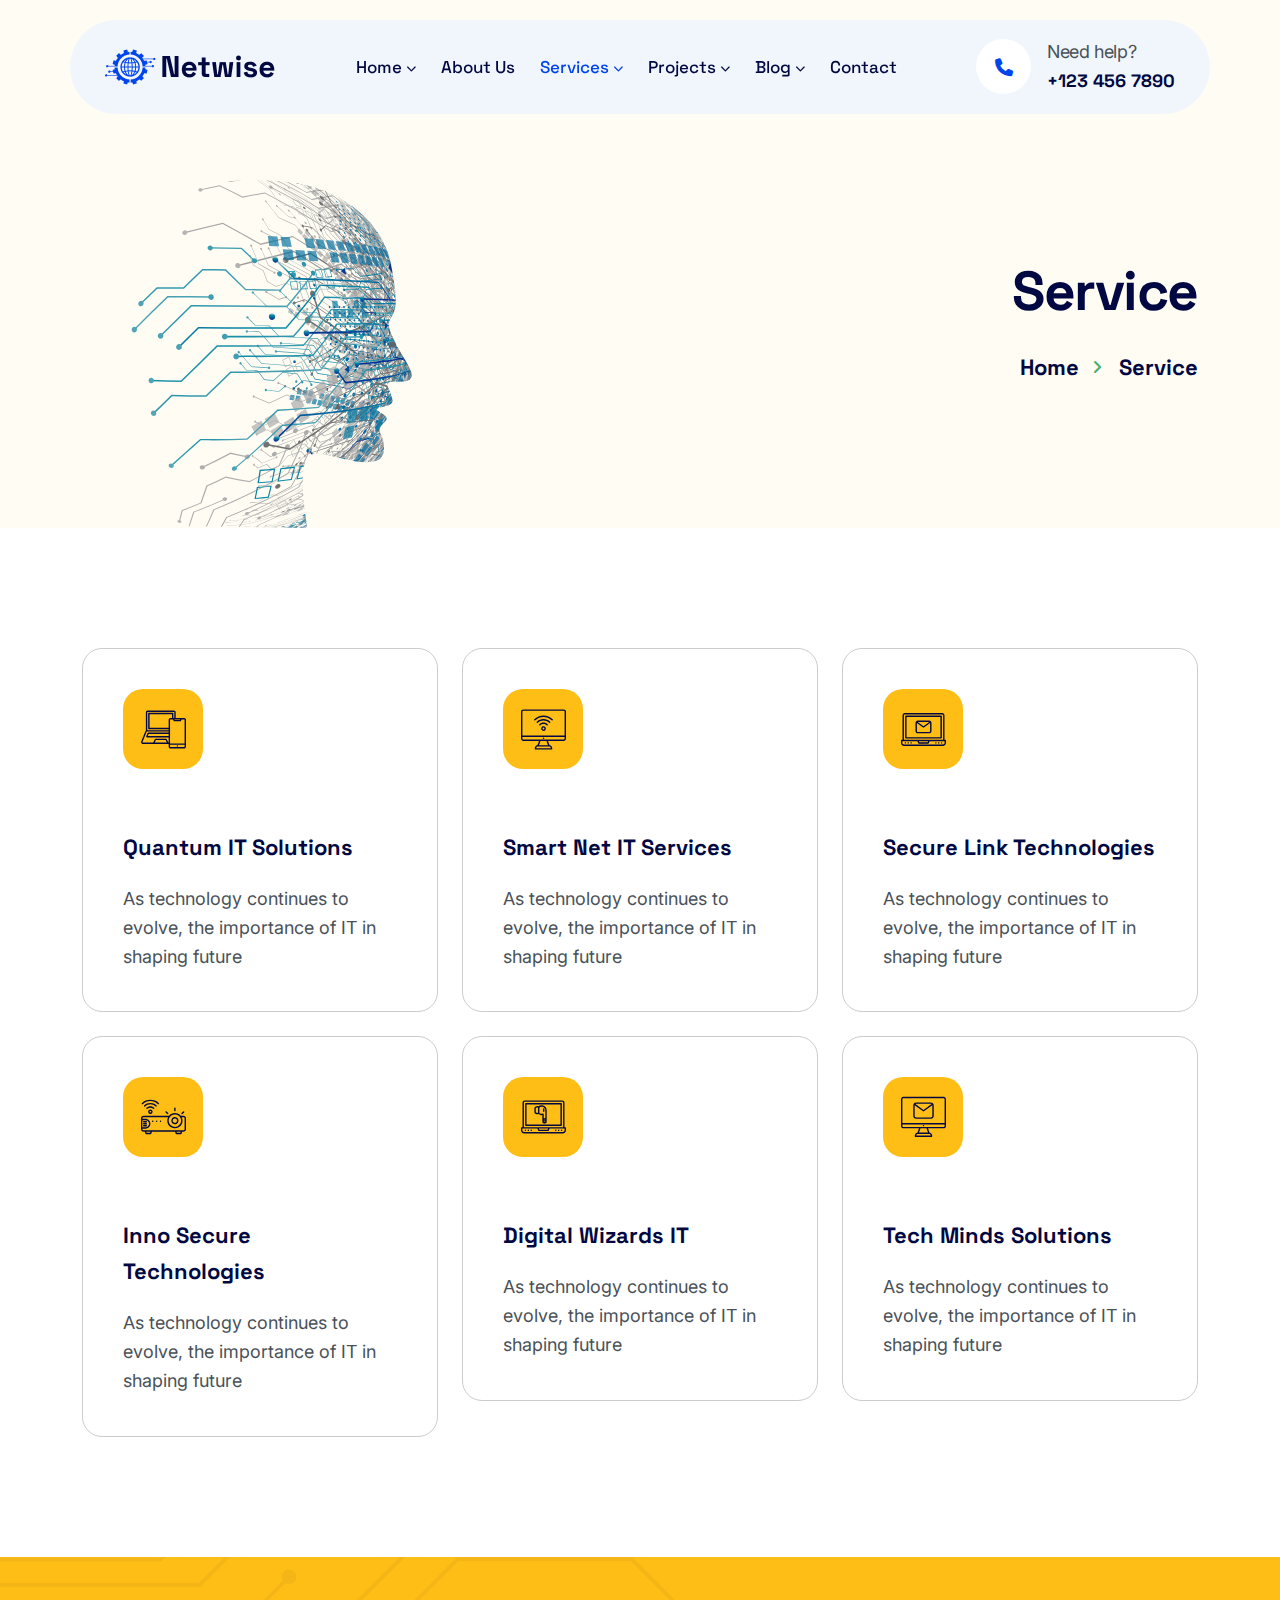
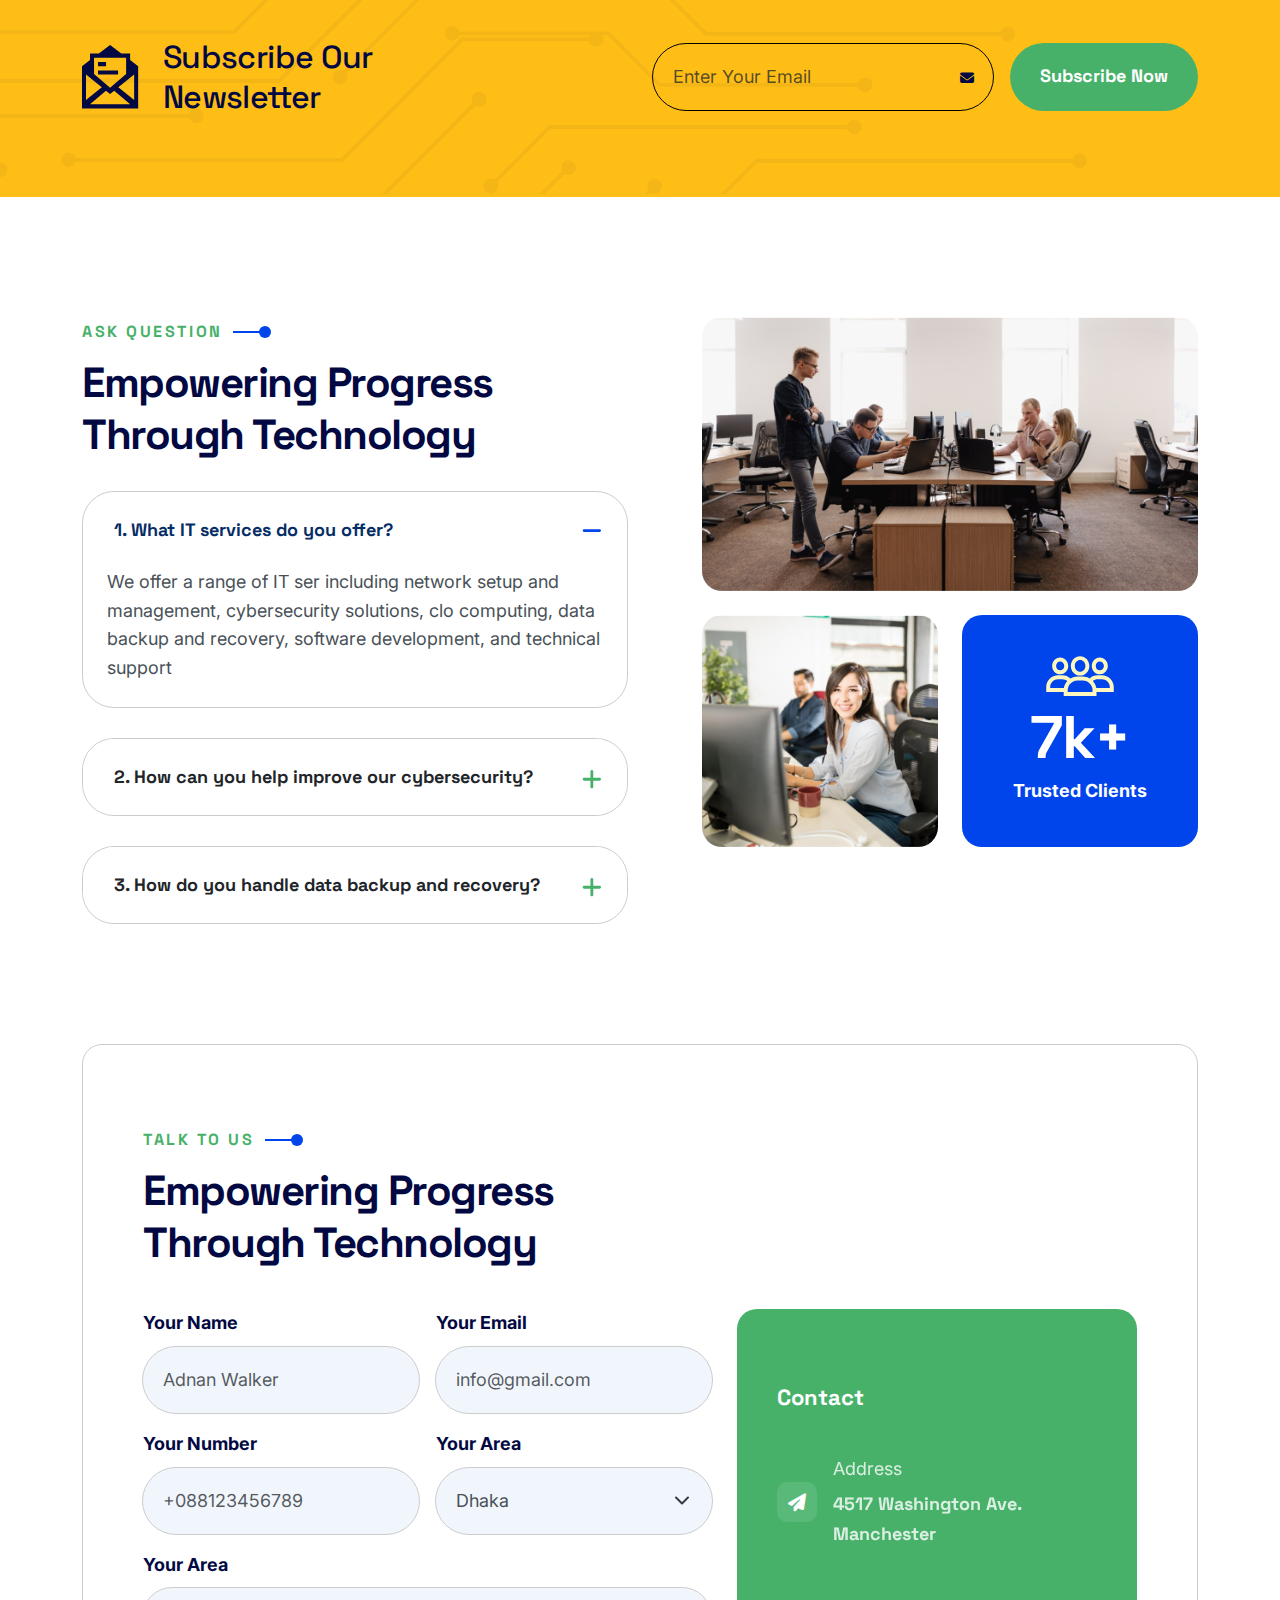
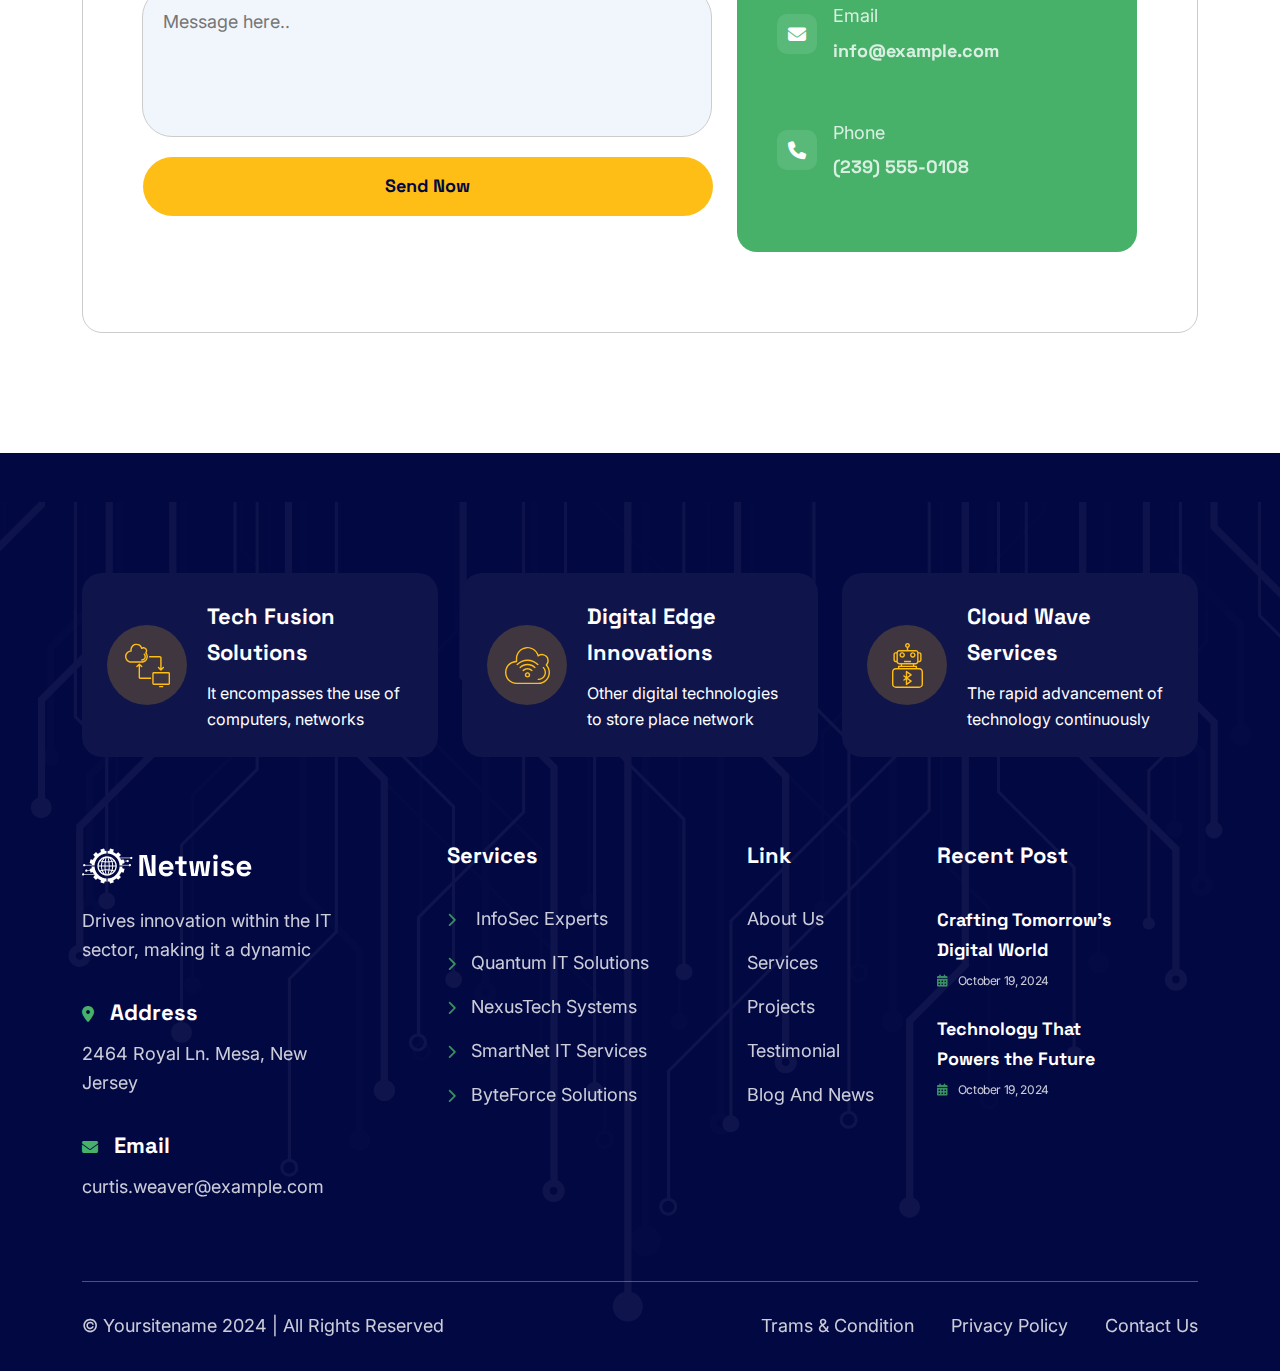
<file: services.html>
<!DOCTYPE html>
<html lang="en">
  <head>
    <meta http-equiv="X-UA-Compatible" content="chrome=1" />
    <title>
      Netwise – IT Solutions &amp; Technology HTML Template Preview -
      ThemeForest
    </title>
    <meta
      name="description"
      content="&amp;lt;h2&amp;gt;&amp;lt;strong&amp;gt;Netwise – IT Solutions &amp;amp; Technology HTML Template&amp;lt;/strong&amp;gt;&amp;lt;/..."
    />
    <meta name="robots" content="noindex, nofollow" />
    <meta
      name="viewport"
      content="width=device-width, minimum-scale=1, maximum-scale=1"
    />
    <meta name="turbo-visit-control" content="reload" />

    <!-- favicon link here  -->
    <link
      rel="shortcut icon"
      href="assets/img/icon/favicon.png"
      type="image/x-icon"
    />
    <!-- css file here  -->
    <link rel="stylesheet" href="assets/css/bootstrap.min.css" />
    <link rel="stylesheet" href="assets/css/magnific-popup.css" />
    <link rel="stylesheet" href="assets/css/slick.css" />
    <link rel="stylesheet" href="assets/css/animate.min.css" />
    <link rel="stylesheet" href="assets/css/odometer-theme-minimal.css" />
    <link rel="stylesheet" href="assets/fontawsome/css/fontawesome.css" />
    <link rel="stylesheet" href="assets/css/style.css" />
  </head>
  <body>
    <!-- header section start  -->
    <header class="pn-header-section w-100" id="sticky-header">
      <nav class="navbar navbar-expand-lg p-0 d-none d-xl-flex">
        <div class="container pn-desktop-container background">
          <a class="navbar-brand m-0" href="index.html">
            <img src="assets/img/logo/logo.png" alt="logo" />
          </a>
          <div class="collapse navbar-collapse" id="navbarSupportedContent">
            <ul class="navbar-nav mx-auto mb-2 mb-lg-0">
              <li class="nav-item">
                <a class="nav-link" href="#"
                  >Home <i class="fas fa-chevron-down"></i>
                </a>
                <ul class="list-unstyled sub-menu">
                  <li><a href="index.html">Home One</a></li>
                  <li><a href="index-2.html">Home Two</a></li>
                </ul>
              </li>
              <li class="nav-item">
                <a class="nav-link" href="about.html">About Us</a>
              </li>
              <li class="nav-item">
                <a class="nav-link active" href="#"
                  >Services <i class="fas fa-chevron-down"></i
                ></a>
                <ul class="list-unstyled sub-menu">
                  <li><a href="services.html">Service Single</a></li>
                  <li><a href="service-details.html">Service Details</a></li>
                </ul>
              </li>
              <li class="nav-item">
                <a class="nav-link" href="#"
                  >Projects <i class="fas fa-chevron-down"></i
                ></a>
                <ul class="list-unstyled sub-menu">
                  <li><a href="project.html">Project Single</a></li>
                  <li><a href="project-details.html">Project Details</a></li>
                </ul>
              </li>
              <li class="nav-item">
                <a class="nav-link" href="#"
                  >Blog <i class="fas fa-chevron-down"></i
                ></a>
                <ul class="list-unstyled sub-menu">
                  <li><a href="blog.html">Blog Single</a></li>
                  <li><a href="blog-details.html">Blog Details</a></li>
                </ul>
              </li>
              <li class="nav-item">
                <a class="nav-link" href="contact.html">Contact</a>
              </li>
            </ul>
            <a
              href="tel:+1234567890"
              class="call-to-action d-flex align-items-center"
            >
              <div
                class="icon d-flex align-items-center justify-content-center rounded-pill"
              >
                <i class="fa-solid fa-phone"></i>
              </div>
              <div class="info">
                <p class="d-inline-block help">Need help?</p>
                <h5 class="number">+123 456 7890</h5>
              </div>
            </a>
          </div>
        </div>
      </nav>
      <!-- mobile navbar part start -->
      <div class="mobile-menu-area d-block d-xl-none">
        <div class="container">
          <!-- mobile topbar -->
          <div class="mobile-topbar">
            <div class="d-flex justify-content-between align-items-center">
              <div class="logo">
                <a href="index.html">
                  <img src="assets/img/logo/logo.png" alt="logo"
                /></a>
              </div>
              <div class="bars">
                <i class="fas fa-bars"></i>
              </div>
            </div>
          </div>
        </div>
        <!-- mobile menu -->
        <div class="mobile-menu-overlay"></div>
        <div class="mobile-menu-main">
          <div class="logo">
            <a href="index.html">
              <img src="assets/img/logo/logo.png" alt="logo"
            /></a>
          </div>
          <div class="close-mobile-menu"><i class="fas fa-times"></i></div>
          <div class="menu-body">
            <div class="menu-list">
              <ul class="list-unstyled">
                <li class="sub-mobile-menu">
                  <a href="#"
                    >Home <i class="fas fa-chevron-down float-end"></i
                  ></a>
                  <ul class="list-unstyled">
                    <li><a href="index.html">Home One</a></li>
                    <li><a href="index-2.html">Home Two</a></li>
                  </ul>
                </li>
                <li class="sub-mobile-menu">
                  <a href="about.html">About Us</a>
                </li>
                <li class="sub-mobile-menu">
                  <a href="#"
                    >Services <i class="fas fa-chevron-down float-end"></i
                  ></a>
                  <ul class="list-unstyled">
                    <li>
                      <a href="services.html">Service Single</a>
                    </li>
                    <li>
                      <a href="service-details.html">Service Details</a>
                    </li>
                  </ul>
                </li>
                <li class="sub-mobile-menu">
                  <a href="#"
                    >Projects <i class="fas fa-chevron-down float-end"></i
                  ></a>
                  <ul class="list-unstyled">
                    <li>
                      <a href="projects.html">Project Single</a>
                    </li>
                    <li>
                      <a href="project-details.html">Project Details</a>
                    </li>
                  </ul>
                </li>
                <li class="sub-mobile-menu">
                  <a href="#"
                    >Blog <i class="fas fa-chevron-down float-end"></i
                  ></a>
                  <ul class="list-unstyled">
                    <li>
                      <a href="blog.html">Blog Single</a>
                    </li>
                    <li>
                      <a href="blog-details.html">Blog Details</a>
                    </li>
                  </ul>
                </li>
                <li class="sub-mobile-menu">
                  <a href="contact.html">Contact</a>
                </li>
              </ul>
            </div>
          </div>
          <div class="call-us m-4">
            <a
              href="tel:(+1) 652-3698"
              class="call-to-action d-flex align-items-center"
            >
              <div
                class="icon d-flex justify-content-center align-items-center rounded-pill"
              >
                <i class="fa-solid fa-phone"></i>
              </div>
              <div class="info">
                <p class="help">Need help?</p>
                <h5 class="number">(+1) 652-3698</h5>
              </div>
            </a>
          </div>
        </div>
      </div>
      <!-- mobile navbar part end -->
    </header>
    <!-- header section end  -->
    <main>
      <!-- breadcrumb section start  -->
      <section class="breadcrumb-section">
        <div class="container">
          <div class="row g-4">
            <div class="col-lg-4 align-self-center">
              <div class="breadcrumb-img">
                <img
                  src="assets/img/img/breadcrumb-image.svg"
                  alt="breadcrumb-image"
                />
              </div>
            </div>
            <div class="col-lg-8 align-self-center">
              <div class="breadcrumb-text text-center text-md-end">
                <h1 class="heading-two">Service</h1>
                <ul
                  class="list-unstyled d-flex align-items-center justify-content-center justify-content-md-end mt-30"
                >
                  <li><a href="index.html">Home</a></li>
                  <li>Service</li>
                </ul>
              </div>
            </div>
          </div>
        </div>
      </section>
      <!-- breadcrumb section end  -->
      <!-- services section start  -->
      <section class="services-section style-2 py-120 bg-white">
        <div class="container">
          <div class="row g-4">
            <div class="col-lg-4">
              <a
                href="service-details.html"
                class="service-item br-20 bg-white"
              >
                <div
                  class="icon-box br-20 d-flex align-items-center justify-content-center flex-shrink-0"
                >
                  <img
                    src="assets/img/service/service-icon-1.svg"
                    alt="service-icon-1"
                  />
                </div>
                <div class="service-text pt-60">
                  <h4 class="service-title">Quantum IT Solutions</h4>
                  <p>
                    As technology continues to evolve, the importance of IT in
                    shaping future
                  </p>
                </div>
              </a>
            </div>
            <div class="col-lg-4">
              <a
                href="service-details.html"
                class="service-item br-20 bg-white"
              >
                <div
                  class="icon-box br-20 d-flex align-items-center justify-content-center flex-shrink-0"
                >
                  <img
                    src="assets/img/service/service-icon-2.svg"
                    alt="service-icon-2"
                  />
                </div>
                <div class="service-text pt-60">
                  <h4 class="service-title">Smart Net IT Services</h4>
                  <p>
                    As technology continues to evolve, the importance of IT in
                    shaping future
                  </p>
                </div>
              </a>
            </div>
            <div class="col-lg-4">
              <a
                href="service-details.html"
                class="service-item br-20 bg-white"
              >
                <div
                  class="icon-box br-20 d-flex align-items-center justify-content-center flex-shrink-0"
                >
                  <img
                    src="assets/img/service/service-icon-3.svg"
                    alt="service-icon-3"
                  />
                </div>
                <div class="service-text pt-60">
                  <h4 class="service-title">Secure Link Technologies</h4>
                  <p>
                    As technology continues to evolve, the importance of IT in
                    shaping future
                  </p>
                </div>
              </a>
            </div>
            <div class="col-lg-4">
              <a
                href="service-details.html"
                class="service-item br-20 bg-white"
              >
                <div
                  class="icon-box br-20 d-flex align-items-center justify-content-center flex-shrink-0"
                >
                  <img
                    src="assets/img/service/service-icon-4.svg"
                    alt="service-icon-4"
                  />
                </div>
                <div class="service-text pt-60">
                  <h4 class="service-title">Inno Secure Technologies</h4>
                  <p>
                    As technology continues to evolve, the importance of IT in
                    shaping future
                  </p>
                </div>
              </a>
            </div>
            <div class="col-lg-4">
              <a
                href="service-details.html"
                class="service-item br-20 bg-white"
              >
                <div
                  class="icon-box br-20 d-flex align-items-center justify-content-center flex-shrink-0"
                >
                  <img
                    src="assets/img/service/service-icon-5.svg"
                    alt="service-icon-5"
                  />
                </div>
                <div class="service-text pt-60">
                  <h4 class="service-title">Digital Wizards IT</h4>
                  <p>
                    As technology continues to evolve, the importance of IT in
                    shaping future
                  </p>
                </div>
              </a>
            </div>
            <div class="col-lg-4">
              <a
                href="service-details.html"
                class="service-item br-20 bg-white"
              >
                <div
                  class="icon-box br-20 d-flex align-items-center justify-content-center flex-shrink-0"
                >
                  <img
                    src="assets/img/service/service-icon-6.svg"
                    alt="service-icon-6"
                  />
                </div>
                <div class="service-text pt-60">
                  <h4 class="service-title">Tech Minds Solutions</h4>
                  <p>
                    As technology continues to evolve, the importance of IT in
                    shaping future
                  </p>
                </div>
              </a>
            </div>
          </div>
        </div>
      </section>
      <!-- services section end  -->
      <!-- cta section start  -->
      <section
        class="cta-section"
        data-background="assets/img/shape/cta-shape.svg"
      >
        <div class="container">
          <div class="row g-4">
            <div class="col-lg-6 align-self-center">
              <div class="cta-text d-flex align-items-center gap-4">
                <div class="icon">
                  <img src="assets/img/icon/mail-icon.svg" alt="mail-icon" />
                </div>
                <h3 class="info">Subscribe Our Newsletter</h3>
              </div>
            </div>
            <div class="col-lg-6 align-self-center">
              <form action="#" class="form">
                <div class="d-flex flex-column flex-sm-row gap-3">
                  <div class="input-group position-relative">
                    <input
                      type="text"
                      class="form-control form-field shadow-none bg-transparent border border-black"
                      placeholder="Enter Your Email"
                    />
                    <span
                      class="position-absolute top-50 translate-middle-y message-icon"
                      ><i class="fas fa-envelope"></i
                    ></span>
                  </div>
                  <button
                    type="submit"
                    class="theme-btn border-0 flex-shrink-0 bg-secondary"
                  >
                    Subscribe Now
                  </button>
                </div>
              </form>
            </div>
          </div>
        </div>
      </section>
      <!-- cta section end  -->
      <!-- faq section start  -->
      <section class="faq-section style-2 pt-120">
        <div class="container">
          <div class="row g-4">
            <div class="col-lg-6">
              <div class="section-title pb-30">
                <h4
                  class="sub-title mb-10 fw-bold text-uppercase position-relative d-inline-block"
                >
                  Ask Question
                </h4>
                <h2 class="title fw-bold">
                  Empowering Progress Through Technology
                </h2>
              </div>
              <div class="faq-body">
                <div class="accordion" id="accordionExample">
                  <div class="accordion-item">
                    <h2 class="accordion-header">
                      <button
                        class="accordion-button heading-five"
                        type="button"
                        data-bs-toggle="collapse"
                        data-bs-target="#collapseOne"
                        aria-expanded="true"
                        aria-controls="collapseOne"
                      >
                        1. What IT services do you offer?
                        <span class="arrow-icon">
                          <span class="plus">
                            <img
                              src="assets/img/icon/plus-solid.svg"
                              alt="plus-solid.svg"
                            />
                          </span>
                          <span class="minus">
                            <img
                              src="assets/img/icon/dash-lg.svg"
                              alt="dash-lg.svg"
                            />
                          </span>
                        </span>
                      </button>
                    </h2>
                    <div
                      id="collapseOne"
                      class="accordion-collapse collapse show"
                      data-bs-parent="#accordionExample"
                    >
                      <div class="accordion-body">
                        <p>
                          We offer a range of IT ser including network setup and
                          management, cybersecurity solutions, clo computing,
                          data backup and recovery, software development, and
                          technical support
                        </p>
                      </div>
                    </div>
                  </div>
                  <div class="accordion-item">
                    <h2 class="accordion-header">
                      <button
                        class="accordion-button collapsed heading-five"
                        type="button"
                        data-bs-toggle="collapse"
                        data-bs-target="#collapseTwo"
                        aria-expanded="false"
                        aria-controls="collapseTwo"
                      >
                        2. How can you help improve our cybersecurity?
                        <span class="arrow-icon">
                          <span class="plus">
                            <img
                              src="assets/img/icon/plus-solid.svg"
                              alt="plus-solid.svg"
                            />
                          </span>
                          <span class="minus">
                            <img
                              src="assets/img/icon/dash-lg.svg"
                              alt="dash-lg.svg"
                            />
                          </span>
                        </span>
                      </button>
                    </h2>
                    <div
                      id="collapseTwo"
                      class="accordion-collapse collapse"
                      data-bs-parent="#accordionExample"
                    >
                      <div class="accordion-body">
                        <p>
                          We offer a range of IT ser including network setup and
                          management, cybersecurity solutions, clo computing,
                          data backup and recovery, software development, and
                          technical support
                        </p>
                      </div>
                    </div>
                  </div>
                  <div class="accordion-item">
                    <h2 class="accordion-header">
                      <button
                        class="accordion-button collapsed heading-five"
                        type="button"
                        data-bs-toggle="collapse"
                        data-bs-target="#collapseThree"
                        aria-expanded="false"
                        aria-controls="collapseThree"
                      >
                        3. How do you handle data backup and recovery?
                        <span class="arrow-icon">
                          <span class="plus">
                            <img
                              src="assets/img/icon/plus-solid.svg"
                              alt="plus-solid.svg"
                            />
                          </span>
                          <span class="minus">
                            <img
                              src="assets/img/icon/dash-lg.svg"
                              alt="dash-lg.svg"
                            />
                          </span>
                        </span>
                      </button>
                    </h2>
                    <div
                      id="collapseThree"
                      class="accordion-collapse collapse"
                      data-bs-parent="#accordionExample"
                    >
                      <div class="accordion-body">
                        <p>
                          We offer a range of IT ser including network setup and
                          management, cybersecurity solutions, clo computing,
                          data backup and recovery, software development, and
                          technical support
                        </p>
                      </div>
                    </div>
                  </div>
                </div>
              </div>
            </div>
            <div class="col-lg-6">
              <div class="faq-info">
                <div class="row g-4">
                  <div class="col-sm-12">
                    <div class="faq-image br-20 overflow-hidden">
                      <img
                        src="assets/img/img/faq-img-1.png"
                        alt="faq-img-1"
                        class="img-fluid w-100"
                      />
                    </div>
                  </div>
                  <div class="col-sm-6">
                    <div class="faq-image br-20 overflow-hidden">
                      <img
                        src="assets/img/img/faq-img-2.png"
                        alt="faq-img-2"
                        class="img-fluid w-100"
                      />
                    </div>
                  </div>
                  <div class="col-sm-6">
                    <div
                      class="client-number d-flex align-items-center justify-content-center flex-column br-20"
                    >
                      <img src="assets/img/icon/people.svg" alt="people" />
                      <h4 class="heading-two mb-1 mt-2 text-white">7k+</h4>
                      <p class="heading-five text-white">Trusted Clients</p>
                    </div>
                  </div>
                </div>
              </div>
            </div>
          </div>
        </div>
      </section>
      <!-- faq section end  -->
      <!-- message section start  -->
      <section class="message-section-two pt-120">
        <div class="container">
          <div class="messages-main br-20 message-section-border">
            <div class="row">
              <div class="col-lg-7">
                <div class="section-title pb-60">
                  <h4
                    class="sub-title mb-10 fw-bold text-uppercase position-relative d-inline-block"
                  >
                    Talk to us
                  </h4>
                  <h2 class="title fw-bold">
                    Empowering Progress Through Technology
                  </h2>
                </div>
              </div>
            </div>
            <div class="row g-4 flex-column-reverse flex-xl-row">
              <div class="col-xl-7">
                <div class="form">
                  <form action="#">
                    <div class="row g-3">
                      <div class="col-lg-6">
                        <div class="input-group">
                          <label class="form-label fw-bold">Your Name</label>
                          <input
                            type="text"
                            class="form-control form-field shadow-none"
                            placeholder="Adnan Walker"
                          />
                        </div>
                      </div>
                      <div class="col-lg-6">
                        <div class="input-group">
                          <label class="form-label fw-bold">Your Email</label>
                          <input
                            type="email"
                            class="form-control form-field shadow-none"
                            placeholder="info@gmail.com"
                          />
                        </div>
                      </div>
                      <div class="col-lg-6">
                        <div class="input-group">
                          <label class="form-label fw-bold">Your Number</label>
                          <input
                            type="tel"
                            class="form-control form-field shadow-none"
                            placeholder="+088123456789"
                          />
                        </div>
                      </div>
                      <div class="col-lg-6">
                        <div class="input-group">
                          <label class="form-label fw-bold">Your Area</label>
                          <select
                            class="form-select form-field shadow-none"
                            aria-label="Default select example"
                          >
                            <option value="">Dhaka</option>
                            <option value="">Barishal</option>
                            <option value="">Rangpur</option>
                            <option value="">Sylhet</option>
                          </select>
                        </div>
                      </div>
                      <div class="col-lg-12 pb-20">
                        <div class="input-group">
                          <label class="form-label fw-bold">Your Area</label>
                          <textarea
                            class="form-field textarea-control"
                            placeholder="Message here.."
                          ></textarea>
                        </div>
                      </div>
                    </div>
                    <button
                      type="submit"
                      class="theme-btn border-0 w-100 tertiary-btn-2"
                    >
                      Send Now
                    </button>
                  </form>
                </div>
              </div>
              <div class="col-xl-5">
                <div class="contact-info br-20">
                  <h4 class="heading-four text-white title pb-40">Contact</h4>
                  <ul class="list-unstyled">
                    <li class="d-flex gap-3 align-items-center">
                      <div
                        class="icon flex-shrink-0 d-flex align-items-center justify-content-center text-white"
                      >
                        <i class="fa-solid fa-paper-plane"></i>
                      </div>
                      <div class="info">
                        <span class="text-white">Address</span>
                        <h5 class="heading-five text-white">
                          4517 Washington Ave. Manchester
                        </h5>
                      </div>
                    </li>
                    <li class="d-flex gap-3 align-items-center">
                      <div
                        class="icon flex-shrink-0 d-flex align-items-center justify-content-center text-white"
                      >
                        <i class="fa-solid fa-envelope"></i>
                      </div>
                      <div class="info">
                        <span class="text-white">Email</span>
                        <h5 class="heading-five text-white">
                          info@example.com
                        </h5>
                      </div>
                    </li>
                    <li class="d-flex gap-3 align-items-center">
                      <div
                        class="icon flex-shrink-0 d-flex align-items-center justify-content-center text-white"
                      >
                        <i class="fa-solid fa-phone"></i>
                      </div>
                      <div class="info">
                        <span class="text-white">Phone</span>
                        <h5 class="heading-five text-white">(239) 555-0108</h5>
                      </div>
                    </li>
                  </ul>
                </div>
              </div>
            </div>
          </div>
        </div>
      </section>
      <!-- message section end  -->
    </main>
    <!-- footer section start  -->
    <footer class="footer-section pt-120">
      <div class="footer-bg" data-background="assets/img/bg/footer-bg.svg">
        <div class="container">
          <div class="footer-services">
            <div class="row g-4">
              <div class="col-xl-4 col-md-6">
                <div
                  class="footer-service-item d-flex align-items-center br-20"
                >
                  <div
                    class="icon flex-shrink-0 d-flex align-items-center justify-content-center rounded-pill"
                  >
                    <img
                      src="assets/img/icon/footer-sort-icon-1.svg"
                      alt="footer-sort-icon-1"
                    />
                  </div>
                  <div class="text">
                    <h4 class="heading-four text-white mb-10">
                      Tech Fusion Solutions
                    </h4>
                    <p class="text-white">
                      It encompasses the use of computers, networks
                    </p>
                  </div>
                </div>
              </div>
              <div class="col-xl-4 col-md-6">
                <div
                  class="footer-service-item d-flex align-items-center br-20"
                >
                  <div
                    class="icon flex-shrink-0 d-flex align-items-center justify-content-center rounded-pill"
                  >
                    <img
                      src="assets/img/icon/footer-sort-icon-2.svg"
                      alt="footer-sort-icon-2"
                    />
                  </div>
                  <div class="text">
                    <h4 class="heading-four text-white mb-10">
                      Digital Edge Innovations
                    </h4>
                    <p class="text-white">
                      Other digital technologies to store place network
                    </p>
                  </div>
                </div>
              </div>
              <div class="col-xl-4 col-md-6">
                <div
                  class="footer-service-item d-flex align-items-center br-20"
                >
                  <div
                    class="icon flex-shrink-0 d-flex align-items-center justify-content-center rounded-pill"
                  >
                    <img
                      src="assets/img/icon/footer-sort-icon-3.svg"
                      alt="footer-sort-icon-3"
                    />
                  </div>
                  <div class="text">
                    <h4 class="heading-four text-white mb-10">
                      Cloud Wave Services
                    </h4>
                    <p class="text-white">
                      The rapid advancement of technology continuously
                    </p>
                  </div>
                </div>
              </div>
            </div>
          </div>
          <div class="row g-4">
            <div class="col-lg-3">
              <div class="footer-widget contact-widget">
                <div class="logo">
                  <img src="assets/img/logo/logo-white.png" alt="logo-white" />
                </div>
                <p>
                  Drives innovation within the IT sector, making it a dynamic
                </p>
                <ul class="list-unstyled contact-info">
                  <li>
                    <h4 class="heading-four text-white contact-title">
                      <i class="fa-solid fa-location-dot"></i> Address
                    </h4>
                    <p>2464 Royal Ln. Mesa, New Jersey</p>
                  </li>
                  <li>
                    <h4 class="heading-four text-white contact-title">
                      <i class="fa-solid fa-envelope"></i> Email
                    </h4>
                    <a href="mailto:curtis.weaver@example.com"
                      >curtis.weaver@example.com</a
                    >
                  </li>
                </ul>
              </div>
            </div>
            <div class="col-lg-4">
              <div class="footer-widget services-widget">
                <h4 class="heading-four footer-title text-white">Services</h4>
                <ul class="list-unstyled links">
                  <li>
                    <a href="services.html"
                      ><i class="fa-solid fa-chevron-right"></i> InfoSec
                      Experts</a
                    >
                  </li>
                  <li>
                    <a href="services.html"
                      ><i class="fa-solid fa-chevron-right"></i>Quantum IT
                      Solutions</a
                    >
                  </li>
                  <li>
                    <a href="services.html"
                      ><i class="fa-solid fa-chevron-right"></i>NexusTech
                      Systems</a
                    >
                  </li>
                  <li>
                    <a href="services.html"
                      ><i class="fa-solid fa-chevron-right"></i>SmartNet IT
                      Services</a
                    >
                  </li>
                  <li>
                    <a href="services.html"
                      ><i class="fa-solid fa-chevron-right"></i>ByteForce
                      Solutions</a
                    >
                  </li>
                </ul>
              </div>
            </div>
            <div class="col-lg-2">
              <div class="footer-widget">
                <h4 class="heading-four footer-title text-white">Link</h4>
                <ul class="list-unstyled links">
                  <li><a href="about.html">About Us</a></li>
                  <li><a href="services.html">Services</a></li>
                  <li><a href="project.html">Projects</a></li>
                  <li><a href="#">Testimonial</a></li>
                  <li><a href="blog.html">Blog And News</a></li>
                </ul>
              </div>
            </div>
            <div class="col-lg-3">
              <div class="footer-widget recent-post-widget">
                <h4 class="heading-four footer-title text-white">
                  Recent Post
                </h4>
                <a href="blog.html" class="recent-post">
                  <h4 class="heading-five text-white">
                    Crafting Tomorrow’s Digital World
                  </h4>
                  <span class="date">
                    <i class="fa-solid fa-calendar-days"></i>October 19,
                    2024</span
                  >
                </a>
                <a href="blog.html" class="recent-post">
                  <h4 class="heading-five text-white">
                    Technology That Powers the Future
                  </h4>
                  <span class="date">
                    <i class="fa-solid fa-calendar-days"></i>October 19,
                    2024</span
                  >
                </a>
              </div>
            </div>
          </div>
          <div class="footer-copyright">
            <div class="row g-4">
              <div class="col-lg-6">
                <div class="copyright">
                  <p>© Yoursitename 2024 | All Rights Reserved</p>
                </div>
              </div>
              <div class="col-lg-6">
                <div class="footer-link text-center text-lg-end">
                  <a href="#">Trams & Condition</a>
                  <a href="#">Privacy Policy</a>
                  <a href="#">Contact Us</a>
                </div>
              </div>
            </div>
          </div>
        </div>
      </div>
    </footer>
    <!-- footer section end  -->

    <!-- js file  here -->
    <script src="assets/js/vender/jquery-3.6.4.min.js"></script>
    <script src="assets/js/bootstrap.bundle.min.js"></script>
    <script src="assets/js/gsap.js"></script>
    <script src="assets/js/gsap-scroll-trigger.js"></script>
    <script src="assets/js/gsap-split-text.js"></script>
    <script src="assets/js/jquery.appear.js"></script>
    <script src="assets/js/odometer.min.js"></script>
    <script src="assets/js/slick.min.js"></script>
    <script src="assets/js/jquery.magnific-popup.min.js"></script>
    <script src="assets/js/main.js"></script>
  </body>
</html>
</file>
<file: assets/css/odometer-theme-minimal.css>
.odometer.odometer-auto-theme, .odometer.odometer-theme-minimal {
  display: inline-block;
  vertical-align: middle;
  *vertical-align: auto;
  *zoom: 1;
  *display: inline;
  position: relative;
}
.odometer.odometer-auto-theme .odometer-digit, .odometer.odometer-theme-minimal .odometer-digit {
  display: inline-block;
  vertical-align: middle;
  *vertical-align: auto;
  *zoom: 1;
  *display: inline;
  position: relative;
}
.odometer.odometer-auto-theme .odometer-digit .odometer-digit-spacer, .odometer.odometer-theme-minimal .odometer-digit .odometer-digit-spacer {
  display: inline-block;
  vertical-align: middle;
  *vertical-align: auto;
  *zoom: 1;
  *display: inline;
  visibility: hidden;
}
.odometer.odometer-auto-theme .odometer-digit .odometer-digit-inner, .odometer.odometer-theme-minimal .odometer-digit .odometer-digit-inner {
  text-align: left;
  display: block;
  position: absolute;
  top: 0;
  left: 0;
  right: 0;
  bottom: 0;
  overflow: hidden;
}
.odometer.odometer-auto-theme .odometer-digit .odometer-ribbon, .odometer.odometer-theme-minimal .odometer-digit .odometer-ribbon {
  display: block;
}
.odometer.odometer-auto-theme .odometer-digit .odometer-ribbon-inner, .odometer.odometer-theme-minimal .odometer-digit .odometer-ribbon-inner {
  display: block;
  -webkit-backface-visibility: hidden;
}
.odometer.odometer-auto-theme .odometer-digit .odometer-value, .odometer.odometer-theme-minimal .odometer-digit .odometer-value {
  display: block;
  -webkit-transform: translateZ(0);
}
.odometer.odometer-auto-theme .odometer-digit .odometer-value.odometer-last-value, .odometer.odometer-theme-minimal .odometer-digit .odometer-value.odometer-last-value {
  position: absolute;
}
.odometer.odometer-auto-theme.odometer-animating-up .odometer-ribbon-inner, .odometer.odometer-theme-minimal.odometer-animating-up .odometer-ribbon-inner {
  -webkit-transition: -webkit-transform 2s;
  -moz-transition: -moz-transform 2s;
  -ms-transition: -ms-transform 2s;
  -o-transition: -o-transform 2s;
  transition: transform 2s;
}
.odometer.odometer-auto-theme.odometer-animating-up.odometer-animating .odometer-ribbon-inner, .odometer.odometer-theme-minimal.odometer-animating-up.odometer-animating .odometer-ribbon-inner {
  -webkit-transform: translateY(-100%);
  -moz-transform: translateY(-100%);
  -ms-transform: translateY(-100%);
  -o-transform: translateY(-100%);
  transform: translateY(-100%);
}
.odometer.odometer-auto-theme.odometer-animating-down .odometer-ribbon-inner, .odometer.odometer-theme-minimal.odometer-animating-down .odometer-ribbon-inner {
  -webkit-transform: translateY(-100%);
  -moz-transform: translateY(-100%);
  -ms-transform: translateY(-100%);
  -o-transform: translateY(-100%);
  transform: translateY(-100%);
}
.odometer.odometer-auto-theme.odometer-animating-down.odometer-animating .odometer-ribbon-inner, .odometer.odometer-theme-minimal.odometer-animating-down.odometer-animating .odometer-ribbon-inner {
  -webkit-transition: -webkit-transform 2s;
  -moz-transition: -moz-transform 2s;
  -ms-transition: -ms-transform 2s;
  -o-transition: -o-transform 2s;
  transition: transform 2s;
  -webkit-transform: translateY(0);
  -moz-transform: translateY(0);
  -ms-transform: translateY(0);
  -o-transform: translateY(0);
  transform: translateY(0);
}
</file>
<file: assets/css/style.css>
/*-----------------------------------------------------------------------------------

    Template Name: Example HTML Template
    Author: Theme_Pure
    Support: help.themepure.net
    Description: Example HTML Template
    Version: 1.0.0

-----------------------------------------------------------------------------------

/************ TABLE OF CONTENTS ***************

	-----------------
    01. THEME CSS
	-----------------
		1.1 Theme Default
		1.2 Common Classes
		1.3 Default Spacing

	-----------------
    02. COMPONENTS css
	-----------------
		2.1 Back to top
		2.2 Theme Settings
		2.3 Buttons
		2.4 Animations
		2.5 Preloader
		2.6 Background 
		2.7 Carousel
		2.8 Nice Select
		2.9 Pagination
		2.10 Offcanvas
		2.11 Breadcrumb
		2.12 Accordion
		2.13 Tab
		2.14 Modal
		2.15 Section Title
		2.16 Search
		2.17 Hotspot
		2.18 Ragne Slider
	-----------------
    03. HEADER CSS
	-----------------
		3.1 Header Style 1
		3.2 Header Style 2
		3.3 Header Style 3
		3.4 Header Style 5

    ---------------------------------
	04. MENU CSS
	---------------------------------
		4.1 Main menu css
		4.2 Meanmenu css
		4.3 Mobile css
		4.4 Category menu css

	---------------------------------
	05. BLOG CSS
	---------------------------------
		5.1 Postbox css
		5.2 Recent Post css
		5.3 Sidebar css
		5.4 Blog css
		5.5 Blog Grid css

	---------------------------------
	06. FOOTER CSS
	---------------------------------
		6.1 Footer Style 1
		6.2 Footer Style 2
		6.3 Footer Style 3
		6.4 Footer Style 4
		6.5 Footer Style 5

	---------------------------------
	07. PAGES CSS
	---------------------------------
		7.1 Slider css
		7.2 About css
		7.3 Feature css
		7.4 Subscribe css
		7.5 Instagram css
		7.6 Testimonial css
		7.7 Brand css
		7.8 CTA css
		7.9 Login css
		7.10 Contact css
		7.11 Error css
		7.12 Profile css

	---------------------------------
	08. ECOMMERCE CSS
	---------------------------------
		8.1 Ecommerce Common CSS
		8.2 Cartmini CSS
		8.3 Cart Modal CSS
		8.4 Category CSS
		8.5 Banner CSS
		8.6 Tooltip CSS
		8.7 Featured Product CSS
		8.8 Trending CSS
		8.9 Product Card CSS
		8.10 Product Card Style 2 CSS
		8.11 Product Card Style 3 CSS
		8.12 Product Card Style 4 CSS
		8.13 Product Card Style 5 CSS
		8.14 Product Details CSS
		8.15 Product Widget CSS
		8.16 Shop CSS
		8.17 Filter Offcanvas CSS
		8.18 Product Quantity CSS
		8.19 Cart CSS
		8.20 Order CSS
		8.21 Checkout CSS
		8.22 compare CSS
		8.23 Collection CSS
		8.24 Deal CSS
		8.25 Side Banner CSS
		8.26 Coupon CSS


**********************************************/
/*----------------------------------------*/
/*  1.1 Theme Default
/*----------------------------------------*/
@import url("https://fonts.googleapis.com/css2?family=Inter:ital,opsz,wght@0,14..32,100..900;1,14..32,100..900&family=Space+Grotesk:wght@300..700&display=swap");
:root {
  --pn-primary: #0044eb;
  --pn-secondary: #47b16a;
  --pn-tertiary: #ffbe16;
  --pn-white: #ffffff;
  --pn-black: #020842;
  --pn-black-2: #0f144b;
  --pn-rgba-color-one: rgba(0, 0, 0, 0.6);
  --pn-paragraph: #495158;
  --pn-border: #cccccc;
  --pn-border-two: #495158;
  --pn-background-2: #cccccc;
  --pn-background: #f1f6fc;
  --pn-rgba-color-1: rgb(0, 68, 235, 0.8);
  --pn-shadow: 0px 10px 30px 0px rgba(137, 139, 142, 0.2);
  --pn-shadow-two: 0px 2px 20px rgba(25, 25, 25, 0.1);
}

:root {
  --pn-Grotesk-fonts: "Space Grotesk", serif;
  --pn-inter-fonts: "Inter", sans-serif;
}

* {
  margin: 0;
  padding: 0;
  box-sizing: border-box;
}

/*---------------------------------
	typography css start 
---------------------------------*/
body {
  font-family: var(--pn-inter-fonts);
  font-size: 18px;
  font-weight: 400;
  color: var(--pn-black);
  line-height: 1.6;
  overflow-x: hidden;
}

a {
  text-decoration: none;
  display: inline-block;
}

h1,
h2,
h3,
h4,
h5,
h6 {
  font-family: var(--pn-Grotesk-fonts);
  margin-top: 0;
  margin-bottom: 0;
  font-weight: 500;
  line-height: 1.6;
  color: var(--pn-black);
}

p {
  color: var(--pn-paragraph);
  margin: 0;
  padding: 0;
}

ul,
ol {
  list-style: none;
  padding: 0;
  margin: 0;
}

a,
button,
p,
input,
select,
textarea,
li,
.transition-3 {
  -webkit-transition: 0.3s;
  -moz-transition: 0.3s;
  -ms-transition: 0.3s;
  -o-transition: 0.3s;
  transition: 0.3s;
}

*::-moz-selection {
  background: var(--pn-secondary);
  color: var(--pn-white);
  text-shadow: none;
}

*::selection {
  background: var(--pn-secondary);
  color: var(--pn-white);
  text-shadow: none;
}

.background {
  background: var(--pn-background) !important;
}

.bg-secondary {
  background-color: var(--pn-secondary) !important;
}

.bg-tertiary {
  background-color: var(--pn-tertiary) !important;
}

.bg-primary {
  background-color: var(--pn-primary) !important;
}

.br-20 {
  border-radius: 20px;
}

.br-30 {
  border-radius: 30px;
}

.social-icon-box ul li a {
  display: inline-block;
  margin-right: 10px;
  color: var(--pn-black);
  width: 35px;
  height: 35px;
  text-align: center;
  line-height: 35px;
  border-radius: 5px;
  border: 1px solid var(--pn-border);
  font-size: 14px;
  -webkit-transition: 0.3s;
  -moz-transition: 0.3s;
  -ms-transition: 0.3s;
  -o-transition: 0.3s;
  transition: 0.3s;
  background-color: transparent;
}
.social-icon-box ul li a:hover {
  background-color: var(--pn-secondary);
  border: 1px solid var(--pn-secondary);
  color: var(--pn-white);
}

.pt-10 {
  padding-top: 10px;
}

.mb-10 {
  margin-bottom: 10px;
}

.mb-20 {
  margin-bottom: 20px;
}

.mb-25 {
  margin-bottom: 25px;
}

.mb-30 {
  margin-bottom: 30px;
}

.mb-80 {
  margin-bottom: 80px;
}

.pb-10 {
  padding-bottom: 10px;
}

.pb-20 {
  padding-bottom: 20px;
}

.pb-30 {
  padding-bottom: 30px;
}

.pb-40 {
  padding-bottom: 40px;
}

.pb-60 {
  padding-bottom: 60px;
}
@media only screen and (min-width: 1200px) and (max-width: 1399px) {
  .pb-60 {
    padding-bottom: 40px;
  }
}
@media only screen and (min-width: 992px) and (max-width: 1199px), only screen and (min-width: 768px) and (max-width: 991px), (max-width: 767px) {
  .pb-60 {
    padding-bottom: 30px;
  }
}

.pt-20 {
  padding-top: 20px;
}

.pt-40 {
  padding-top: 40px;
}

.pt-60 {
  padding-top: 60px;
}

.pt-120 {
  padding-top: 120px;
}

.pb-120 {
  padding-bottom: 120px;
}

.pb-90 {
  padding-bottom: 90px;
}

.py-120 {
  padding: 120px 0;
}

.px-80 {
  padding-left: 80px;
  padding-right: 80px;
}

.mt-20 {
  margin-top: 20px;
}

.mt-30 {
  margin-top: 30px;
}

.mt-40 {
  margin-top: 40px;
}

.mt-80 {
  margin-top: 80px;
}

.mt-60 {
  margin-top: 60px;
}

.theme-btn {
  font-family: var(--pn-Grotesk-fonts);
  font-weight: 700;
  color: var(--pn-white);
  background-color: var(--pn-primary);
  padding: 15px 30px;
  border-radius: 80px;
  position: relative;
  z-index: 9;
}
@media (max-width: 767px) {
  .theme-btn {
    font-size: 16px;
    padding: 15px 25px;
  }
}
.theme-btn .btn-arrow {
  margin-left: 10px;
}
@media (max-width: 767px) {
  .theme-btn .btn-arrow {
    margin-left: 5px;
  }
}
.theme-btn .btn-arrow .btn-arrow-fill {
  fill: var(--pn-white);
  -webkit-transition: 0.3s;
  -moz-transition: 0.3s;
  -ms-transition: 0.3s;
  -o-transition: 0.3s;
  transition: 0.3s;
}
.theme-btn::before {
  content: "";
  position: absolute;
  top: 0;
  left: 0;
  width: 100%;
  height: 100%;
  background-color: var(--pn-black);
  z-index: -1;
  -webkit-transition: 0.3s;
  -moz-transition: 0.3s;
  -ms-transition: 0.3s;
  -o-transition: 0.3s;
  transition: 0.3s;
  border-radius: 80px;
  transform: scale(0);
}
.theme-btn:hover::before {
  transform: scale(1);
}
.theme-btn.theme-btn-border {
  background-color: transparent;
  color: var(--pn-black);
  border: 1px solid var(--pn-primary);
}
.theme-btn.theme-btn-border .arrow {
  margin-left: 10px;
}
@media (max-width: 767px) {
  .theme-btn.theme-btn-border .arrow {
    margin-left: 5px;
  }
}
.theme-btn.theme-btn-border .arrow .btn-arrow-fill {
  fill: var(--pn-black);
  -webkit-transition: 0.3s;
  -moz-transition: 0.3s;
  -ms-transition: 0.3s;
  -o-transition: 0.3s;
  transition: 0.3s;
}
.theme-btn.theme-btn-border::before {
  background-color: var(--pn-primary);
}
.theme-btn.theme-btn-border:hover {
  color: var(--pn-white);
}
.theme-btn.theme-btn-border:hover .btn-arrow-fill {
  fill: var(--pn-white);
}
.theme-btn.white-btn {
  background-color: var(--pn-white);
  color: var(--pn-black);
}
.theme-btn.white-btn:hover {
  color: var(--pn-white);
}
.theme-btn.tertiary-btn {
  background-color: var(--pn-tertiary);
  color: var(--pn-black);
}
.theme-btn.tertiary-btn:hover {
  color: var(--pn-white);
}
.theme-btn.tertiary-btn-2 {
  background-color: var(--pn-tertiary);
  color: var(--pn-black);
}
.theme-btn.tertiary-btn-2:hover {
  color: var(--pn-white);
}
.theme-btn.tertiary-btn-2::before {
  background-color: var(--pn-secondary);
}

.heading-one {
  font-size: 74px;
  font-weight: 700;
  line-height: 84px;
  letter-spacing: -1.48px;
}

.heading-two {
  font-size: 60px;
  font-weight: 700;
  line-height: 68px;
  letter-spacing: -1.48px;
}

.heading-three {
  font-size: 32px;
  line-height: 40px;
  font-weight: 500;
  letter-spacing: -0.64px;
}

.heading-four {
  font-size: 22px;
  font-weight: 700;
  line-height: 36px;
}

.heading-five {
  font-size: 18px;
  line-height: 30px;
  font-weight: 700;
}

.heading-six {
  font-size: 16px;
  font-weight: 700;
  line-height: 30px;
}

.section-title .sub-title {
  color: var(--pn-secondary);
  font-size: 16px;
  line-height: 30px;
  letter-spacing: 2.56px;
  padding-right: 10px;
}
.section-title .sub-title::before, .section-title .sub-title::after {
  content: "";
  position: absolute;
  top: 50%;
  left: 100%;
  transform: translateY(-50%);
  background-color: var(--pn-primary);
}
.section-title .sub-title::before {
  width: 30px;
  height: 2px;
}
.section-title .sub-title::after {
  width: 12px;
  height: 12px;
  border-radius: 50%;
  left: calc(100% + 26px);
}
.section-title .title {
  font-size: 60px;
  line-height: 68px;
  letter-spacing: -1.48px;
}
@media only screen and (min-width: 1200px) and (max-width: 1399px), only screen and (min-width: 992px) and (max-width: 1199px) {
  .section-title .title {
    font-size: 42px;
    line-height: 52px;
  }
}
@media only screen and (min-width: 768px) and (max-width: 991px), only screen and (min-width: 576px) and (max-width: 767px) {
  .section-title .title {
    font-size: 42px;
    line-height: 52px;
  }
}
@media (max-width: 576px) {
  .section-title .title {
    font-size: 30px;
    line-height: 42px;
  }
}

.icon-box {
  width: 80px;
  height: 80px;
  background-color: var(--pn-secondary);
}
.icon-box.primary {
  background-color: var(--pn-primary);
}
.icon-box.tertiary {
  background-color: var(--pn-tertiary);
}
.icon-box.background {
  background-color: var(--pn-background);
}

.pn-header-section {
  position: fixed;
  top: 20px;
  z-index: 999;
  -webkit-transition: 0.3s;
  -moz-transition: 0.3s;
  -ms-transition: 0.3s;
  -o-transition: 0.3s;
  transition: 0.3s;
}
.pn-header-section .pn-desktop-container {
  max-width: 1296px;
  border-radius: 80px;
  padding: 0 50px;
}
@media only screen and (min-width: 1200px) and (max-width: 1399px) {
  .pn-header-section .pn-desktop-container {
    max-width: 1140px;
    padding: 0 35px;
  }
}

.navbar-nav .nav-item {
  margin-right: 25px;
  position: relative;
}
.navbar-nav .nav-item:last-child {
  margin-right: 0;
}
.navbar-nav .nav-item .nav-link {
  font-family: var(--pn-Grotesk-fonts);
  color: var(--pn-black);
  font-weight: 500;
  -webkit-transition: 0.3s;
  -moz-transition: 0.3s;
  -ms-transition: 0.3s;
  -o-transition: 0.3s;
  transition: 0.3s;
  line-height: 94px;
  padding: 0;
}
@media only screen and (min-width: 1200px) and (max-width: 1399px) {
  .navbar-nav .nav-item .nav-link {
    font-size: 17px;
  }
}
.navbar-nav .nav-item .nav-link i {
  font-size: 10px;
  position: relative;
  top: -1px;
}
.navbar-nav .nav-item .nav-link:hover {
  color: var(--pn-primary);
}
.navbar-nav .nav-item .nav-link.active {
  color: var(--pn-primary);
}
.navbar-nav .nav-item .sub-menu {
  width: 226px;
  background-color: var(--pn-white);
  position: absolute;
  top: 100%;
  margin-top: 10px;
  left: 0;
  z-index: 999;
  visibility: hidden;
  opacity: 0;
  box-shadow: var(--pn-shadow);
  -webkit-transition: 0.3s;
  -moz-transition: 0.3s;
  -ms-transition: 0.3s;
  -o-transition: 0.3s;
  transition: 0.3s;
}
.navbar-nav .nav-item .sub-menu li a {
  color: var(--pn-black);
  display: inline-block;
  background-color: transparent;
  width: 100%;
  padding: 8px 16px;
  font-weight: 500;
  -webkit-transition: 0.3s;
  -moz-transition: 0.3s;
  -ms-transition: 0.3s;
  -o-transition: 0.3s;
  transition: 0.3s;
}
@media only screen and (min-width: 1200px) and (max-width: 1399px) {
  .navbar-nav .nav-item .sub-menu li a {
    font-size: 17px;
  }
}
.navbar-nav .nav-item .sub-menu li a:hover {
  background-color: var(--pn-primary);
  color: var(--pn-white);
}
.navbar-nav .nav-item:hover > .sub-menu {
  visibility: visible;
  opacity: 1;
  margin-top: 0;
}

.call-to-action {
  gap: 16px;
}
.call-to-action .icon {
  width: 55px;
  height: 55px;
  background-color: var(--pn-white);
  color: var(--pn-primary);
  -webkit-transition: 0.3s;
  -moz-transition: 0.3s;
  -ms-transition: 0.3s;
  -o-transition: 0.3s;
  transition: 0.3s;
}
.call-to-action .info .help {
  letter-spacing: -0.36px;
}
.call-to-action .info .number {
  font-weight: 700;
  line-height: 30px;
  color: var(--pn-black);
  font-size: 18px;
  -webkit-transition: 0.3s;
  -moz-transition: 0.3s;
  -ms-transition: 0.3s;
  -o-transition: 0.3s;
  transition: 0.3s;
}
.call-to-action:hover .icon {
  background-color: var(--pn-primary);
  color: var(--pn-white);
}
.call-to-action:hover .number {
  color: var(--pn-primary);
}
.call-to-action-2 .icon {
  background-color: var(--pn-secondary);
  color: var(--pn-white);
}
.call-to-action-2 .number {
  margin-top: 2px;
}
.call-to-action-2:hover .icon {
  background-color: var(--pn-secondary);
  color: var(--pn-white);
}
.call-to-action-2:hover .number {
  color: var(--pn-secondary);
}

#header-fixed-height.active-height {
  display: block;
  height: 94px;
}

.sticky-menu {
  background-color: var(--pn-white);
  animation: 400ms ease-in-out 0s normal none 1 running fadeInDown;
  box-shadow: var(--pn-shadow-two);
  position: fixed !important;
  top: 0;
  left: 0;
}
.sticky-menu .pn-desktop-container,
.sticky-menu .mobile-topbar {
  background-color: var(--pn-white) !important;
  border-radius: 0;
  padding: 0;
}
.sticky-menu .call-to-action .icon {
  background-color: var(--pn-background) !important;
}
.sticky-menu .call-to-action .icon:hover {
  background-color: var(--pn-primary);
  color: var(--pn-white);
}
.sticky-menu .call-to-action:hover .icon {
  background-color: var(--pn-primary) !important;
}

.pn-header-section-two {
  position: relative;
  width: 100%;
  z-index: 999;
}
.pn-header-section-two::before {
  width: 31.5%;
  height: 100%;
  position: absolute;
  background-color: var(--pn-secondary);
  left: 0;
  top: 0;
  content: "";
}
@media only screen and (min-width: 1400px) and (max-width: 1799px) {
  .pn-header-section-two::before {
    width: 27%;
  }
}
@media only screen and (min-width: 1200px) and (max-width: 1399px) {
  .pn-header-section-two::before {
    width: 24%;
  }
}
@media only screen and (min-width: 992px) and (max-width: 1199px), only screen and (min-width: 768px) and (max-width: 991px), (max-width: 767px) {
  .pn-header-section-two::before {
    display: none;
  }
}
.pn-header-section-two .call-to-action .icon {
  background-color: var(--pn-tertiary);
  color: var(--pn-black);
}
.pn-header-section-two .call-to-action:hover .icon {
  background-color: var(--pn-primary);
  color: var(--pn-white);
}

/* Mobile menu start */
.mobile-menu-area {
  z-index: 999;
  background-color: var(--pn-white);
  width: 100%;
  -webkit-transition: 0.3s;
  -moz-transition: 0.3s;
  -ms-transition: 0.3s;
  -o-transition: 0.3s;
  transition: 0.3s;
  margin-top: 0;
}
.mobile-menu-area .mobile-topbar {
  width: 100%;
  background: var(--pn-background);
  border-radius: 50px;
  padding: 13px 20px;
}
.mobile-menu-area .mobile-topbar .bars {
  height: 40px;
  width: 40px;
  color: var(--pn-black);
  border-radius: 50% !important;
  text-align: center;
  line-height: 35px;
  cursor: pointer;
  transition: all 0.1s ease-in-out;
  display: flex;
  align-items: center;
  justify-content: center;
  border: 1px solid var(--pn-black);
}
.mobile-menu-area .mobile-topbar .bars:hover {
  background-color: var(--pn-primary);
  border-color: var(--pn-primary);
  color: var(--pn-white);
}
.mobile-menu-area .mobile-menu-overlay {
  width: 100%;
  height: 100%;
  background-color: var(--pn-rgba-color-one);
  position: fixed;
  top: 0;
  left: 0;
  z-index: 999;
  transition-duration: 0.3s;
  visibility: hidden;
  opacity: 0;
}
.mobile-menu-area .mobile-menu-overlay.active {
  visibility: visible;
  opacity: 1;
}
.mobile-menu-area .mobile-menu-main {
  width: 320px;
  height: 100%;
  background-color: var(--pn-white);
  position: fixed;
  top: 0;
  left: -320px;
  z-index: 999;
  overflow-y: scroll;
  transition-duration: 0.3s;
}
.mobile-menu-area .mobile-menu-main .logo {
  padding: 20px;
}
.mobile-menu-area .mobile-menu-main .close-mobile-menu {
  position: absolute;
  top: 34px;
  right: 10px;
  -webkit-transition: 0.3s;
  -moz-transition: 0.3s;
  -ms-transition: 0.3s;
  -o-transition: 0.3s;
  transition: 0.3s;
  border-radius: 5px;
}
.mobile-menu-area .mobile-menu-main .close-mobile-menu i {
  width: 35px;
  height: 35px;
  text-align: center;
  line-height: 35px;
  color: var(--pn-black);
  font-size: 20px;
  cursor: pointer;
  -webkit-transition: 0.3s;
  -moz-transition: 0.3s;
  -ms-transition: 0.3s;
  -o-transition: 0.3s;
  transition: 0.3s;
}
.mobile-menu-area .mobile-menu-main .close-mobile-menu:hover {
  background: var(--pn-background);
}
.mobile-menu-area .mobile-menu-main .menu-body .menu-list {
  padding-top: 10px;
}
.mobile-menu-area .mobile-menu-main .menu-body .menu-list ul li a {
  color: var(--pn-black);
  font-size: 18px;
  font-weight: 500;
  line-height: 78px;
  border-top: 1px solid var(--pn-border);
  width: 100%;
  padding: 0px 20px;
  line-height: 44px;
  padding-right: 10px;
  -webkit-transition: 0.3s;
  -moz-transition: 0.3s;
  -ms-transition: 0.3s;
  -o-transition: 0.3s;
  transition: 0.3s;
  display: flex;
  justify-content: space-between;
  align-items: center;
}
.mobile-menu-area .mobile-menu-main .menu-body .menu-list ul li a i {
  width: 32px;
  height: 32px;
  background-color: var(--pn-background);
  text-align: center;
  line-height: 32px;
  font-size: 12px;
  border-radius: 3px;
  -webkit-transition: 0.3s;
  -moz-transition: 0.3s;
  -ms-transition: 0.3s;
  -o-transition: 0.3s;
  transition: 0.3s;
}
.mobile-menu-area .mobile-menu-main .menu-body .menu-list ul li a:hover {
  color: var(--pn-primary);
}
.mobile-menu-area .mobile-menu-main .menu-body .menu-list ul li a:hover i {
  background-color: var(--pn-primary);
  color: var(--pn-white);
}
.mobile-menu-area .mobile-menu-main .menu-body .menu-list ul li ul {
  padding-left: 0;
  display: none;
}
.mobile-menu-area .mobile-menu-main .menu-body .menu-list ul li ul a {
  padding: 0px 20px;
  padding-left: 40px;
}
.mobile-menu-area .mobile-menu-main .menu-body .menu-list ul li ul li:last-child a {
  border-bottom: 0;
}
.mobile-menu-area .mobile-menu-main .menu-body .menu-list ul li:last-child a {
  border-bottom: 1px solid var(--pn-border);
}
.mobile-menu-area .mobile-menu-main .call-us .icon {
  background-color: var(--pn-background);
}
.mobile-menu-area .mobile-menu-main .call-us:hover .icon {
  background-color: var(--pn-primary);
}
.mobile-menu-area .mobile-menu-main.active {
  left: 0 !important;
}
.mobile-menu-area .mobile-menu-action-btn {
  padding: 20px;
}
.mobile-menu-area .mobile-menu-action-btn a {
  color: var(--pn-white);
  padding: 12px 0;
  font-size: 16px;
  font-weight: 700;
  border-radius: 5px;
  width: 100%;
  text-align: center;
}
.mobile-menu-area .mobile-menu-action-btn a i {
  font-size: 14px;
  margin-left: 8px;
}
.mobile-menu-area .mobile-menu-action-btn a:hover {
  background-color: var(--pn-black);
}

.pn-header-section-two .mobile-menu-area {
  background-color: var(--pn-background);
}

.sticky-menu .mobile-menu-area {
  background-color: var(--pn-white);
}

.banner-section {
  padding: 117px 0 17px 0;
}
@media only screen and (min-width: 768px) and (max-width: 991px), (max-width: 767px) {
  .banner-section {
    padding: 200px 0 17px 0;
  }
}
@media only screen and (min-width: 768px) and (max-width: 991px) {
  .banner-section .banner-content {
    max-width: 550px;
    margin: 0 auto;
  }
}
.banner-section .banner-content .banner-title-shape {
  top: -19px;
  right: 77px;
}
@media only screen and (min-width: 1200px) and (max-width: 1399px) {
  .banner-section .banner-content .banner-title-shape {
    right: 10px;
    top: -15px;
  }
}
@media only screen and (min-width: 992px) and (max-width: 1199px) {
  .banner-section .banner-content .banner-title-shape {
    right: 22px;
    top: -30px;
  }
}
@media (max-width: 767px) {
  .banner-section .banner-content .banner-title-shape {
    right: 22px;
    top: -30px;
  }
}
.banner-section .banner-content .banner-title {
  font-size: 74px;
  line-height: 84px;
  letter-spacing: -1.84px;
  margin-bottom: 30px;
}
@media only screen and (min-width: 992px) and (max-width: 1199px) {
  .banner-section .banner-content .banner-title {
    font-size: 42px;
    line-height: 52px;
  }
}
@media only screen and (min-width: 768px) and (max-width: 991px) {
  .banner-section .banner-content .banner-title {
    line-height: 66px;
    font-size: 52px;
  }
}
@media (max-width: 767px) {
  .banner-section .banner-content .banner-title {
    line-height: 60px;
    font-size: 48px;
  }
}
.banner-section .banner-content .banner-btn {
  gap: 50px;
  margin-top: 40px;
}
@media (max-width: 767px) {
  .banner-section .banner-content .banner-btn {
    gap: 30px;
  }
}
.banner-section .banner-content .banner-btn .play-video {
  gap: 10px;
}
.banner-section .banner-content .banner-btn .play-video .icon {
  width: 50px;
  height: 50px;
  background-color: var(--pn-tertiary);
  color: var(--pn-secondary);
  -webkit-transition: 0.3s;
  -moz-transition: 0.3s;
  -ms-transition: 0.3s;
  -o-transition: 0.3s;
  transition: 0.3s;
}
.banner-section .banner-content .banner-btn .play-video .play-text {
  letter-spacing: -0.36px;
}
.banner-section .banner-content .banner-btn .play-video:hover .icon {
  background-color: var(--pn-black);
  color: var(--pn-white);
}
.banner-section .custom-shadow {
  width: 431px;
  height: 431px;
  background: var(--pn-tertiary);
  opacity: 0.6;
  -webkit-filter: blur(152.6000061035px);
  filter: blur(152.6000061035px);
  bottom: -176px;
  right: -220px;
}
@media only screen and (min-width: 992px) and (max-width: 1199px) {
  .banner-section .banner-shape img {
    left: -125px !important;
  }
}
@media only screen and (min-width: 768px) and (max-width: 991px), only screen and (min-width: 576px) and (max-width: 767px), (max-width: 767px) {
  .banner-section .banner-shape img {
    display: none;
  }
}
@media only screen and (min-width: 768px) and (max-width: 991px), only screen and (min-width: 576px) and (max-width: 767px), (max-width: 767px) {
  .banner-section .banner-image {
    padding-top: 50px;
  }
}

.banner-section-two {
  padding: 80px 0;
}
.banner-section-two::before {
  position: absolute;
  top: 0;
  left: 0;
  width: 64%;
  height: 100%;
  background-color: var(--pn-black);
  content: "";
  z-index: -1;
  clip-path: polygon(0 0, calc(100% - 360px) 0, 100% 100%, 0% 100%);
}
@media only screen and (min-width: 1200px) and (max-width: 1399px) {
  .banner-section-two::before {
    width: 68%;
    clip-path: polygon(0 0, calc(100% - 340px) 0, 100% 100%, 0% 100%);
  }
}
@media only screen and (min-width: 992px) and (max-width: 1199px) {
  .banner-section-two::before {
    width: 74%;
    clip-path: polygon(0 0, calc(100% - 340px) 0, 100% 100%, 0% 100%);
  }
}
@media only screen and (min-width: 768px) and (max-width: 991px), (max-width: 767px) {
  .banner-section-two::before {
    width: 100%;
    clip-path: none;
  }
}
.banner-section-two .banner-content .banner-title {
  max-width: 458px;
  font-size: 92px;
  line-height: 100px;
  letter-spacing: -1.841px;
}
@media only screen and (min-width: 1200px) and (max-width: 1399px) {
  .banner-section-two .banner-content .banner-title {
    font-size: 68px;
    line-height: 78px;
    max-width: 333px;
  }
}
@media only screen and (min-width: 992px) and (max-width: 1199px), only screen and (min-width: 768px) and (max-width: 991px), (max-width: 767px) {
  .banner-section-two .banner-content .banner-title {
    font-size: 52px;
    line-height: 63px;
    max-width: 333px;
  }
}
@media only screen and (min-width: 768px) and (max-width: 991px), (max-width: 767px) {
  .banner-section-two .banner-content .banner-title {
    max-width: 100%;
    text-align: center;
  }
}
@media only screen and (min-width: 768px) and (max-width: 991px), (max-width: 767px) {
  .banner-section-two .banner-content p {
    max-width: 66%;
    text-align: center;
    margin: 0 auto;
    margin-top: 30px;
  }
}
@media only screen and (min-width: 768px) and (max-width: 991px), (max-width: 767px) {
  .banner-section-two .banner-content p {
    max-width: 96%;
  }
}
.banner-section-two .banner-content .play-video {
  width: 203px;
  height: 203px;
  background: rgba(255, 255, 255, 0.05);
  padding: 15px;
}
@media only screen and (min-width: 768px) and (max-width: 991px), (max-width: 767px) {
  .banner-section-two .banner-content .play-video {
    text-align: center;
    margin: 0 auto;
    margin-top: 30px;
  }
}
.banner-section-two .banner-content .play-video .play-icon {
  width: 89px;
  height: 89px;
  background-color: var(--pn-primary);
  font-size: 25px;
}
.banner-section-two .banner-content .play-video .rounded-img {
  animation: spin 26s infinite linear;
  top: 50%;
  left: 50%;
  transform: translate(-50%, -50%);
}
.banner-section-two .banner-image {
  transform: translateX(30px);
}
.banner-section-two .banner-image .img {
  width: 873px;
}
@media only screen and (min-width: 1200px) and (max-width: 1399px) {
  .banner-section-two .banner-image .img {
    width: 677px;
  }
}
@media only screen and (min-width: 992px) and (max-width: 1199px), only screen and (min-width: 768px) and (max-width: 991px) {
  .banner-section-two .banner-image .img {
    width: 606px;
  }
}
@media (max-width: 767px) {
  .banner-section-two .banner-image .img {
    width: 100%;
    padding-right: 50px;
  }
}
@media only screen and (min-width: 768px) and (max-width: 991px), (max-width: 767px) {
  .banner-section-two .banner-image .img {
    margin: 0 auto;
  }
}
.banner-section-two .banner-image .banner-shape-2 {
  top: -82px;
  left: 25px;
}
@media only screen and (min-width: 1200px) and (max-width: 1399px) {
  .banner-section-two .banner-image .banner-shape-2 {
    top: -124px;
    left: -18px;
  }
}
@media only screen and (min-width: 992px) and (max-width: 1199px) {
  .banner-section-two .banner-image .banner-shape-2 {
    top: -146px;
    left: -22px;
  }
}
.banner-section-two .banner-image .banner-shape-3 {
  top: 361px;
  left: -29px;
}
@media only screen and (min-width: 1200px) and (max-width: 1399px) {
  .banner-section-two .banner-image .banner-shape-3 {
    top: 331px;
    left: -69px;
    transform: rotate(-9deg);
  }
}
@media only screen and (min-width: 992px) and (max-width: 1199px) {
  .banner-section-two .banner-image .banner-shape-3 {
    top: 287px;
    left: -61px;
    transform: rotate(-9deg);
  }
}
.banner-section-two .banner-shapes .banner-shape-4 {
  top: 0;
  right: 0;
}
@media only screen and (min-width: 992px) and (max-width: 1199px) {
  .banner-section-two .banner-shapes .banner-shape-4 {
    top: -143px;
    right: -63px;
  }
}

@keyframes spin {
  from {
    transform: translate(-50%, -50%) rotate(0deg);
  }
  to {
    transform: translate(-50%, -50%) rotate(360deg);
  }
}
.features-section .features-image .image-main {
  max-width: 482px;
  padding-left: 35px;
}
@media (max-width: 576px) {
  .features-section .features-image .image-main {
    max-width: 100%;
    padding-left: 10px;
  }
}
.features-section .features-image .image-main::before {
  position: absolute;
  content: "";
  bottom: -32px;
  left: 0;
  width: 413px;
  height: 229px;
  background-color: var(--pn-secondary);
  border-radius: 20px;
  z-index: -1;
}
@media (max-width: 576px) {
  .features-section .features-image .image-main::before {
    width: 100%;
    left: -5px;
    bottom: -15px;
  }
}
.features-section .features-image .small-image {
  max-width: 331px;
  border: 14px solid var(--pn-white);
  bottom: -68px;
  right: 25px;
}
@media only screen and (min-width: 992px) and (max-width: 1199px) {
  .features-section .features-image .small-image {
    right: 0;
  }
}
@media (max-width: 576px) {
  .features-section .features-image .small-image {
    display: none;
  }
}
.features-section .features-content {
  padding: 13px 0 0 53px;
}
@media only screen and (min-width: 992px) and (max-width: 1199px) {
  .features-section .features-content {
    padding: 0 0 0 10px;
  }
}
@media only screen and (min-width: 768px) and (max-width: 991px), (max-width: 767px) {
  .features-section .features-content {
    padding: 100px 0 0 0;
  }
}
.features-section .features-content .features-list ul li {
  gap: 30px;
}
@media only screen and (min-width: 992px) and (max-width: 1199px) {
  .features-section .features-content .features-list ul li {
    gap: 20px;
  }
}
.features-section .features-content .features-list ul li .feature-info .feature-title {
  font-size: 22px;
  line-height: 36px;
}
.features-section .features-content .features-list ul li + li {
  margin-top: 30px;
}

.services-section .section-title {
  padding-right: 80px;
}
.services-section .service-item {
  padding: 40px;
  border: 1px solid var(--pn-border);
  margin: 0 12px;
}
.services-section .service-item .service-text .service-title {
  margin-bottom: 20px;
  color: var(--pn-black);
  font-size: 22px;
  font-weight: 700;
  line-height: 36px;
}
.services-section .arrow {
  width: 60px;
  height: 60px;
  display: flex;
  justify-content: center;
  align-items: center;
  border-radius: 14px;
  cursor: pointer;
  font-size: 24px;
  -webkit-transition: 0.3s;
  -moz-transition: 0.3s;
  -ms-transition: 0.3s;
  -o-transition: 0.3s;
  transition: 0.3s;
  color: var(--pn-paragraph);
  border: 5px solid var(--pn-border-two);
  position: absolute;
  top: -120px;
}
.services-section .arrow:hover {
  color: var(--pn-secondary);
  border: 5px solid var(--pn-secondary);
}
@media (max-width: 576px) {
  .services-section .arrow:hover {
    border: 3px solid var(--pn-secondary);
  }
}
@media (max-width: 576px) {
  .services-section .arrow {
    width: 55px;
    height: 55px;
    border: 3px solid var(--pn-border-two);
    top: auto;
    bottom: -90px;
  }
}
.services-section .arrow-prev {
  right: 92px;
}
@media (max-width: 576px) {
  .services-section .arrow-prev {
    right: 50%;
  }
}
.services-section .arrow-next {
  right: 12px;
}
@media (max-width: 576px) {
  .services-section .arrow-next {
    right: calc(50% - 65px);
  }
}
.services-section.style-2 .service-item {
  margin: 0;
}
.services-section.style-2 .service-item .icon-box {
  background-color: var(--pn-tertiary);
  -webkit-transition: 0.3s;
  -moz-transition: 0.3s;
  -ms-transition: 0.3s;
  -o-transition: 0.3s;
  transition: 0.3s;
}
.services-section.style-2 .service-item .icon-box img {
  filter: invert(0);
  -webkit-transition: 0.3s;
  -moz-transition: 0.3s;
  -ms-transition: 0.3s;
  -o-transition: 0.3s;
  transition: 0.3s;
}
.services-section.style-2 .service-item:hover {
  border: 1px solid var(--pn-black);
}
.services-section.style-2 .service-item:hover .icon-box {
  background-color: var(--pn-primary);
}
.services-section.style-2 .service-item:hover .icon-box img {
  filter: brightness(0) invert(1);
}

@media only screen and (min-width: 992px) and (max-width: 1199px), only screen and (min-width: 768px) and (max-width: 991px), (max-width: 767px) {
  .service-section-two.px-80 {
    padding: 0;
  }
}
.service-section-two .services-bg .service-item {
  box-shadow: 0px 5px 15px 0px rgba(0, 0, 0, 0.05);
  margin: 0 12px;
  border-bottom: 3px solid transparent;
  -webkit-transition: 0.3s;
  -moz-transition: 0.3s;
  -ms-transition: 0.3s;
  -o-transition: 0.3s;
  transition: 0.3s;
}
.service-section-two .services-bg .service-item:hover {
  border-color: var(--pn-secondary);
}
.service-section-two .services-bg .service-item .service-image img {
  -webkit-transition: 0.3s;
  -moz-transition: 0.3s;
  -ms-transition: 0.3s;
  -o-transition: 0.3s;
  transition: 0.3s;
}
.service-section-two .services-bg .service-item .service-text {
  padding: 60px 20px 40px;
}
.service-section-two .services-bg .service-item .service-text .icon-box {
  top: -40px;
}
.service-section-two .services-bg .service-item .service-text .service-title a {
  color: var(--pn-black);
  -webkit-transition: 0.3s;
  -moz-transition: 0.3s;
  -ms-transition: 0.3s;
  -o-transition: 0.3s;
  transition: 0.3s;
}
.service-section-two .services-bg .service-item .service-text .service-title a:hover {
  color: var(--pn-primary);
}
.service-section-two .services-bg .service-item:hover .service-image img {
  transform: scale(1.05);
}
.service-section-two .services-bg .slick-dots {
  display: flex;
  align-items: center;
  justify-content: center;
  margin-top: 80px;
}
.service-section-two .services-bg .slick-dots li button {
  font-size: 0;
  border: 0;
  width: 50px;
  height: 10px;
  background-color: var(--pn-background);
  -webkit-transition: 0.3s;
  -moz-transition: 0.3s;
  -ms-transition: 0.3s;
  -o-transition: 0.3s;
  transition: 0.3s;
}
.service-section-two .services-bg .slick-dots li:first-child button {
  border-top-left-radius: 5px;
  border-bottom-left-radius: 5px;
}
.service-section-two .services-bg .slick-dots li:last-child button {
  border-top-right-radius: 5px;
  border-bottom-right-radius: 5px;
}
.service-section-two .services-bg .slick-dots li.slick-active button {
  background-color: var(--pn-secondary);
  border-radius: 5px;
  width: 100px;
}
.service-section-two .services-bg .slick-list {
  padding: 20px 0;
  margin: -20px 0;
}

.counter-section .section-title .title {
  font-size: 74px;
  line-height: 84px;
}
@media only screen and (min-width: 992px) and (max-width: 1199px), only screen and (min-width: 768px) and (max-width: 991px), only screen and (min-width: 576px) and (max-width: 767px) {
  .counter-section .section-title .title {
    font-size: 46px;
    line-height: 56px;
    max-width: 100%;
  }
}
@media (max-width: 576px) {
  .counter-section .section-title .title {
    font-size: 34px;
    line-height: 44px;
    max-width: 100%;
  }
}
.counter-section .counter-item {
  background-color: var(--pn-white);
  padding: 38px 20px;
  border: 1px solid transparent;
  -webkit-transition: 0.3s;
  -moz-transition: 0.3s;
  -ms-transition: 0.3s;
  -o-transition: 0.3s;
  transition: 0.3s;
}
.counter-section .counter-item:hover {
  border: 1px solid var(--pn-secondary);
}
@media only screen and (min-width: 992px) and (max-width: 1199px), only screen and (min-width: 768px) and (max-width: 991px), (max-width: 767px) {
  .counter-section .counter-item {
    padding: 34px 18px;
  }
}
.counter-section .counter-item .number {
  font-size: 60px;
  line-height: 68px;
  display: block;
  margin-bottom: 5px;
  letter-spacing: -1.48px;
}
@media only screen and (min-width: 1200px) and (max-width: 1399px) {
  .counter-section .counter-item .number {
    font-size: 54px;
    line-height: 64px;
  }
}
@media only screen and (min-width: 992px) and (max-width: 1199px), only screen and (min-width: 768px) and (max-width: 991px), (max-width: 767px) {
  .counter-section .counter-item .number {
    font-size: 50px;
    line-height: 58px;
  }
}
.counter-section .counter-item .title {
  color: var(--pn-paragraph);
}
.counter-section .counter-image {
  max-width: 580px;
  height: 100%;
}
@media only screen and (min-width: 992px) and (max-width: 1199px), only screen and (min-width: 768px) and (max-width: 991px), (max-width: 767px) {
  .counter-section .counter-image {
    max-width: 100%;
    height: auto;
    margin-top: 20px;
  }
}

.counter-section-two {
  padding: 120px 20px 0;
}
.counter-section-two .counter-main {
  background-color: var(--pn-tertiary);
  padding: 120px 0 424px 0;
}
.counter-section-two .counter-main .shape {
  opacity: 0.1;
}
.counter-section-two .testimonial-main {
  padding: 30px 60px 30px 30px;
  margin-top: -305px;
}
@media only screen and (min-width: 768px) and (max-width: 991px), (max-width: 767px) {
  .counter-section-two .testimonial-main {
    margin-top: -350px;
  }
}
.counter-section-two .testimonial-main .testimonial-image {
  max-width: 343px;
}
@media (max-width: 767px) {
  .counter-section-two .testimonial-main .testimonial-image {
    display: none;
  }
}
.counter-section-two .testimonial-main .testimonial-two-slider {
  padding-top: 34px;
  padding-left: 60px;
  min-height: 518px;
}
@media only screen and (min-width: 992px) and (max-width: 1199px) {
  .counter-section-two .testimonial-main .testimonial-two-slider {
    min-height: 318px;
  }
}
@media only screen and (min-width: 768px) and (max-width: 991px), (max-width: 767px) {
  .counter-section-two .testimonial-main .testimonial-two-slider {
    min-height: 318px;
    padding-left: 15px;
  }
}
.counter-section-two .testimonial-main .testimonial-two-slider .slider-item .user {
  gap: 21px;
}
.counter-section-two .testimonial-main .testimonial-two-slider .slider-item .details {
  margin-top: 40px;
}
.counter-section-two .testimonial-main .testimonial-two-slider .slider-item .details p {
  font-family: "Space Grotesk";
  font-size: 30px;
  font-weight: 500;
  line-height: 50px;
  letter-spacing: -0.36px;
}
@media only screen and (min-width: 1200px) and (max-width: 1399px) {
  .counter-section-two .testimonial-main .testimonial-two-slider .slider-item .details p {
    font-size: 24px;
    line-height: 40px;
  }
}
@media only screen and (min-width: 992px) and (max-width: 1199px) {
  .counter-section-two .testimonial-main .testimonial-two-slider .slider-item .details p {
    font-size: 20px;
    line-height: 38px;
  }
}
@media only screen and (min-width: 768px) and (max-width: 991px), (max-width: 767px) {
  .counter-section-two .testimonial-main .testimonial-two-slider .slider-item .details p {
    font-size: 18px;
    line-height: 30px;
  }
}
.counter-section-two .testimonial-main .testimonial-two-slider .slider-item .rating {
  margin-top: 140px;
  margin-bottom: 0;
}
@media only screen and (min-width: 992px) and (max-width: 1199px) {
  .counter-section-two .testimonial-main .testimonial-two-slider .slider-item .rating {
    margin-top: 60px;
  }
}
@media only screen and (min-width: 768px) and (max-width: 991px), (max-width: 767px) {
  .counter-section-two .testimonial-main .testimonial-two-slider .slider-item .rating {
    margin-top: 25px;
  }
}
.counter-section-two .testimonial-main .testimonial-two-slider .slider-item .rating i {
  font-size: 20px;
  color: var(--pn-tertiary);
}
.counter-section-two .testimonial-main .testimonial-two-slider .slider-item .rating i.no-rate {
  color: var(--200, #ccc);
}
.counter-section-two .testimonial-main .testimonial-two-slider .slick-dots {
  position: absolute;
  bottom: 0;
  right: 0;
}
.counter-section-two .testimonial-main .testimonial-two-slider .slick-dots li {
  display: inline-block;
  margin-left: 12px;
  line-height: 0;
}
.counter-section-two .testimonial-main .testimonial-two-slider .slick-dots li button {
  position: relative;
  font-size: 2px;
  width: 7px;
  height: 7px;
  background-color: var(--pn-border);
  border-radius: 50%;
  border: 0;
  -webkit-transition: 0.3s;
  -moz-transition: 0.3s;
  -ms-transition: 0.3s;
  -o-transition: 0.3s;
  transition: 0.3s;
}
.counter-section-two .testimonial-main .testimonial-two-slider .slick-dots li button::before {
  width: 19px;
  height: 19px;
  border: 1px solid transparent;
  border-radius: 50%;
  content: "";
  position: absolute;
  top: 50%;
  left: 50%;
  transform: translate(-50%, -50%);
  -webkit-transition: 0.3s;
  -moz-transition: 0.3s;
  -ms-transition: 0.3s;
  -o-transition: 0.3s;
  transition: 0.3s;
}
.counter-section-two .testimonial-main .testimonial-two-slider .slick-dots li.slick-active button {
  background-color: var(--pn-primary);
}
.counter-section-two .testimonial-main .testimonial-two-slider .slick-dots li.slick-active button::before {
  border-color: var(--pn-primary);
}

.team-section .team-item {
  border: 1px solid var(--pn-border);
  padding: 50px 40px;
  -webkit-transition: 0.3s;
  -moz-transition: 0.3s;
  -ms-transition: 0.3s;
  -o-transition: 0.3s;
  transition: 0.3s;
}
@media (max-width: 767px) {
  .team-section .team-item {
    text-align: center;
  }
}
.team-section .team-item .team-info .team-title {
  margin-bottom: 10px;
}
@media (max-width: 767px) {
  .team-section .team-item .team-info {
    margin-bottom: 20px;
  }
}
.team-section .team-item .hover-image {
  max-width: 300px;
  right: 78px;
  top: 50%;
  transform: translateY(-50%) rotate(-15deg);
  visibility: hidden;
  opacity: 0;
  z-index: 9;
  -webkit-transition: 0.3s;
  -moz-transition: 0.3s;
  -ms-transition: 0.3s;
  -o-transition: 0.3s;
  transition: 0.3s;
}
@media only screen and (min-width: 1200px) and (max-width: 1399px), only screen and (min-width: 992px) and (max-width: 1199px), only screen and (min-width: 768px) and (max-width: 991px) {
  .team-section .team-item .hover-image {
    max-width: 250px;
    max-height: 280px;
  }
}
@media (max-width: 767px) {
  .team-section .team-item .hover-image {
    margin: auto;
    max-width: 250px;
    transform: translateY(0) rotate(0);
    visibility: visible;
    opacity: 1;
    position: static !important;
  }
}
.team-section .team-item:hover {
  background-color: var(--pn-white);
}
.team-section .team-item:hover .social-icon-box ul li a {
  background-color: var(--pn-white);
}
.team-section .team-item:hover .social-icon-box ul li a:hover {
  background-color: var(--pn-secondary);
  border: 1px solid var(--pn-secondary);
  color: var(--pn-white);
}
.team-section .team-item.active-team .hover-image {
  visibility: visible;
  opacity: 1;
}
.team-section .team-item .social-icon-box {
  position: relative;
  z-index: 99;
}
@media only screen and (min-width: 768px) and (max-width: 991px), (max-width: 767px) {
  .team-section .team-item .social-icon-box {
    margin-left: 50px;
  }
  .team-section .team-item .social-icon-box ul li a {
    background-color: var(--pn-white);
  }
  .team-section .team-item .social-icon-box ul li a:hover {
    background-color: var(--pn-secondary);
    border: 1px solid var(--pn-secondary);
    color: var(--pn-white);
  }
}
@media (max-width: 767px) {
  .team-section .team-item .social-icon-box {
    margin-left: 0;
    margin-bottom: 30px;
  }
}
.team-section .team-item + .team-item {
  margin-top: 60px;
}

.team-section-two .team-item .overlay {
  background: linear-gradient(180deg, rgba(14, 43, 197, 0) 0%, #0e2bc5 100%);
  padding: 24px 24px 40px 24px;
  -webkit-transition: 0.3s;
  -moz-transition: 0.3s;
  -ms-transition: 0.3s;
  -o-transition: 0.3s;
  transition: 0.3s;
  opacity: 0;
  visibility: hidden;
}
.team-section-two .team-item .overlay .social-icon-box {
  margin-top: 20px;
}
.team-section-two .team-item .overlay .social-icon-box ul li {
  -webkit-transition: 0.3s;
  -moz-transition: 0.3s;
  -ms-transition: 0.3s;
  -o-transition: 0.3s;
  transition: 0.3s;
  opacity: 0;
  transform: translateY(10px);
}
.team-section-two .team-item .overlay .social-icon-box ul li:nth-child(1) {
  transition-delay: 0.2s;
}
.team-section-two .team-item .overlay .social-icon-box ul li:nth-child(2) {
  transition-delay: 0.3s;
}
.team-section-two .team-item .overlay .social-icon-box ul li:nth-child(3) {
  transition-delay: 0.4s;
}
.team-section-two .team-item .overlay .social-icon-box ul li:nth-child(4) {
  transition-delay: 0.5s;
}
.team-section-two .team-item .overlay .social-icon-box ul li a {
  background-color: var(--pn-white);
  color: var(--pn-black);
}
.team-section-two .team-item .overlay .social-icon-box ul li a:hover {
  background-color: var(--pn-tertiary);
  border-color: var(--pn-tertiary);
}
.team-section-two .team-item:hover .overlay {
  opacity: 1;
  visibility: visible;
}
.team-section-two .team-item:hover .overlay ul li {
  opacity: 1;
  transform: translateY(0);
}

.message-section::before {
  width: 1600px;
  height: 100%;
  background-color: var(--pn-white);
  position: absolute;
  top: 0;
  left: 0;
  content: "";
  z-index: -1;
}
@media only screen and (min-width: 1200px) and (max-width: 1399px) {
  .message-section::before {
    width: 1100px;
  }
}
.message-section .message-image {
  border-top-right-radius: 20px;
  border-top-left-radius: 20px;
  max-width: 915px;
  height: 854px;
}
@media only screen and (min-width: 1400px) and (max-width: 1799px) {
  .message-section .message-image {
    max-width: 700px;
  }
}
@media only screen and (min-width: 1200px) and (max-width: 1399px) {
  .message-section .message-image {
    max-width: 582px;
  }
}
@media only screen and (min-width: 992px) and (max-width: 1199px) {
  .message-section .message-image {
    max-width: 490px;
  }
}
@media only screen and (min-width: 1400px) and (max-width: 1799px), only screen and (min-width: 1200px) and (max-width: 1399px), only screen and (min-width: 992px) and (max-width: 1199px) {
  .message-section .message-image img {
    height: 100%;
  }
}

.message-section-two .messages-main {
  padding: 80px 60px;
}
@media (max-width: 767px) {
  .message-section-two .messages-main {
    padding: 80px 10px;
  }
}
.message-section-two .messages-main .contact-info {
  background-color: var(--pn-secondary);
  padding: 70px 40px;
}
@media (max-width: 767px) {
  .message-section-two .messages-main .contact-info {
    padding: 40px 20px;
  }
}
.message-section-two .messages-main .contact-info ul li .icon {
  background-color: rgba(255, 255, 255, 0.1);
  width: 40px;
  height: 40px;
  border-radius: 10px;
}
.message-section-two .messages-main .contact-info ul li .info span {
  opacity: 0.8;
}
.message-section-two .messages-main .contact-info ul li .info .heading-five {
  margin-top: 5px;
  opacity: 0.8;
}
.message-section-two .messages-main .contact-info ul li + li {
  margin-top: 53px;
}

.message-section-border {
  border: 1px solid var(--pn-border);
}

.cta-section {
  background-color: var(--pn-tertiary);
  padding: 80px 0;
  background-repeat: no-repeat;
  background-position: top left;
}
.cta-section .cta-text .info {
  font-size: 32px;
  font-weight: 500;
  letter-spacing: -0.64px;
  line-height: 40px;
  max-width: 270px;
}

.message-icon {
  right: 20px;
}
.message-icon i {
  font-size: 14px;
}

.cta-section-two {
  padding: 144px 0 137px 0;
  background-color: var(--pn-secondary);
}
.cta-section-two .cta-btn {
  gap: 45px;
}
@media (max-width: 767px) {
  .cta-section-two .cta-btn {
    gap: 15px;
  }
}

.testimonial-section .testimonial-item {
  padding: 40px;
}
.testimonial-section .testimonial-item .rating i {
  color: var(--pn-tertiary);
  font-size: 20px;
}
.testimonial-section .testimonial-item .author-info {
  margin-top: 63px;
}
.testimonial-section .testimonial-item .author-info .author {
  gap: 21px;
}
.testimonial-section .testimonial-item .author-info .author .img {
  width: 70px;
  height: 70px;
}

.projects-section .project-item .text {
  width: 100%;
  height: 100%;
  padding: 40px;
  -webkit-transition: 0.3s;
  -moz-transition: 0.3s;
  -ms-transition: 0.3s;
  -o-transition: 0.3s;
  transition: 0.3s;
  visibility: hidden;
  opacity: 0;
  top: 20px;
}
.projects-section .project-item .text .project-category span {
  background-color: var(--pn-secondary);
  display: inline-block;
  padding: 7px 38px 3px 30px;
  border-top-left-radius: 20px;
  border-top-right-radius: 20px;
  color: var(--pn-white);
}
.projects-section .project-item .text .project-title {
  padding: 17px 30px;
  border-radius: 0 20px 20px 20px;
}
.projects-section .project-item .text .project-title a {
  -webkit-transition: 0.3s;
  -moz-transition: 0.3s;
  -ms-transition: 0.3s;
  -o-transition: 0.3s;
  transition: 0.3s;
  color: var(--pn-black);
}
.projects-section .project-item .text .project-title a:hover {
  color: var(--pn-primary);
}
.projects-section .project-item:hover .text {
  visibility: visible;
  opacity: 1;
  top: 0;
}
.projects-section .project-item + .project-item {
  margin-top: 24px;
}

.project-section-two .project-item .overlay {
  padding: 20px;
  -webkit-transition: 0.3s;
  -moz-transition: 0.3s;
  -ms-transition: 0.3s;
  -o-transition: 0.3s;
  transition: 0.3s;
  opacity: 0;
  visibility: hidden;
}
.project-section-two .project-item .overlay .project-info {
  background-color: var(--pn-rgba-color-1);
  padding: 24px;
}
.project-section-two .project-item .overlay .project-info .icon-box {
  width: 73px;
  height: 73px;
  margin-top: 65px;
}
.project-section-two .project-item .overlay .project-info .icon-box:hover {
  background: var(--pn-white);
}
.project-section-two .project-item:hover .overlay {
  opacity: 1;
  visibility: visible;
}

.project-item .text {
  pointer-events: none;
}
.project-item .text a {
  pointer-events: auto; /* Ensures the link remains clickable */
}

.text-slider-section .text-slider {
  padding: 30px 0;
  border-top: 1px solid var(--pn-secondary);
  border-bottom: 1px solid var(--pn-secondary);
  gap: 40px;
}
.text-slider-section .text-slider .slider-item {
  gap: 40px;
  animation: scroll2 18s linear infinite;
}
.text-slider-section .text-slider .slider-item .title {
  font-size: 60px;
  font-weight: 300;
  line-height: 68px;
  letter-spacing: -1.48px;
  gap: 40px;
}
.text-slider-section .text-slider:hover .slider-item {
  animation-play-state: paused;
}

@keyframes scroll2 {
  0% {
    transform: translateX(0);
  }
  to {
    transform: translateX(calc(-100% - 2.6rem));
  }
}
.faq-section .faq-body .accordion-button:focus {
  box-shadow: none;
}
.faq-section .faq-body .accordion-item {
  border: transparent;
  border-radius: 32px !important;
}
.faq-section .faq-body .accordion-button {
  background: var(--pn-white);
  border: 1px solid transparent;
  border-radius: 32px !important;
  padding: 22px 30px;
  position: relative;
}
.faq-section .faq-body .accordion-button::after {
  background: none;
}
.faq-section .faq-body .accordion-button .arrow-icon {
  position: absolute;
  top: 50%;
  transform: translateY(-50%);
  right: 24px;
  display: flex;
  align-items: center;
  justify-content: center;
}
.faq-section .faq-body .accordion-button .arrow-icon img {
  width: 20px;
  height: 20px;
}
.faq-section .faq-body .accordion-button .arrow-icon .minus {
  display: none;
}
.faq-section .faq-body .accordion-button:not(.collapsed) {
  background: transparent;
  box-shadow: none;
}
.faq-section .faq-body .accordion-button:not(.collapsed) .arrow-icon .minus {
  display: block;
}
.faq-section .faq-body .accordion-button:not(.collapsed) .arrow-icon .plus {
  display: none;
}
.faq-section .faq-body .accordion-item + .accordion-item {
  margin-top: 30px;
}
.faq-section .faq-body .accordion-body {
  padding: 24px;
  padding-top: 0;
}
.faq-section .faq-info {
  padding-left: 50px;
}
@media (max-width: 767px) {
  .faq-section .faq-info {
    padding-left: 0;
  }
}
.faq-section .faq-info .client-number {
  background-color: var(--pn-tertiary);
  height: 100%;
  width: 100%;
}
@media only screen and (min-width: 1200px) and (max-width: 1399px), only screen and (min-width: 992px) and (max-width: 1199px), only screen and (min-width: 768px) and (max-width: 991px), (max-width: 767px) {
  .faq-section .faq-info .client-number img {
    height: 40px;
  }
}
@media (max-width: 576px) {
  .faq-section .faq-info .client-number {
    padding: 40px 0;
  }
}
.faq-section.style-2 .accordion-item {
  border: 1px solid var(--pn-border);
}
.faq-section.style-2 .client-number {
  background-color: var(--pn-primary) !important;
}
.faq-section.style-2 .client-number img {
  filter: invert(1);
}

.blog-section .blog-arrows {
  gap: 20px;
}
.blog-section .blog-arrows .arrows {
  background: rgba(71, 177, 106, 0.2);
  color: var(--pn-secondary);
  width: 60px;
  height: 60px;
  -webkit-transition: 0.3s;
  -moz-transition: 0.3s;
  -ms-transition: 0.3s;
  -o-transition: 0.3s;
  transition: 0.3s;
}
.blog-section .blog-arrows .arrows:hover {
  background: var(--pn-secondary);
  color: var(--pn-white);
}
.blog-section .blog-item .image img {
  -webkit-transition: 0.3s;
  -moz-transition: 0.3s;
  -ms-transition: 0.3s;
  -o-transition: 0.3s;
  transition: 0.3s;
}
.blog-section .blog-item .image .blog-meta-2 {
  max-width: 198px;
  bottom: 20px;
  width: 100%;
  border-radius: 5px;
  gap: 40px;
  padding: 5px;
}
.blog-section .blog-item .image .blog-meta-2 .admin,
.blog-section .blog-item .image .blog-meta-2 .month {
  color: var(--pn-paragraph);
  font-family: var(--pn-Grotesk-fonts);
  font-size: 14px;
  font-weight: 400;
  line-height: 18px;
  letter-spacing: -0.36px;
  font-size: 14px;
  position: relative;
}
.blog-section .blog-item .image .blog-meta-2 .date {
  color: var(--pn-black);
  font-size: 18px;
  font-weight: 700;
  line-height: 30px;
}
.blog-section .blog-item .image .blog-meta-2 .month {
  top: -2px;
  margin-left: 10px;
}
.blog-section .blog-item .image .blog-meta-2 .admin::before {
  position: absolute;
  top: 50%;
  transform: translateY(-50%);
  left: -20px;
  content: "";
  width: 1px;
  height: 20px;
  background-color: var(--pn-primary);
}
.blog-section .blog-item .text {
  padding: 20px;
}
.blog-section .blog-item .text .blog-meta a {
  color: var(--pn-paragraph);
  font-size: 18px;
  line-height: 28px;
  font-weight: 400;
  letter-spacing: -0.36px;
}
.blog-section .blog-item .text .blog-meta a i {
  color: var(--pn-primary);
  font-size: 14px;
  margin-right: 10px;
}
.blog-section .blog-item .text .heading-four a {
  color: var(--pn-black);
  -webkit-transition: 0.3s;
  -moz-transition: 0.3s;
  -ms-transition: 0.3s;
  -o-transition: 0.3s;
  transition: 0.3s;
}
.blog-section .blog-item .text .heading-four a:hover {
  color: var(--pn-primary);
}
.blog-section .blog-item:hover .image img {
  transform: scale(1.1);
}
.blog-section .blog-slider .blog-item {
  margin: 0 12px;
}
@media only screen and (min-width: 992px) and (max-width: 1199px) {
  .blog-section .blog-slider .blog-item .text {
    padding: 25px 32px;
  }
}
.blog-section.blog-single .blog-item {
  box-shadow: 0px 5px 60px 0px rgba(0, 0, 0, 0.05);
  margin-bottom: 80px;
}
.blog-section.blog-single .blog-item .image .blog-meta-2 {
  bottom: 30px;
}
.blog-section.blog-single .blog-item .text {
  padding: 30px 40px;
}
.blog-section.blog-single .blog-item .text .heading-three a {
  color: var(--pn-black);
  -webkit-transition: 0.3s;
  -moz-transition: 0.3s;
  -ms-transition: 0.3s;
  -o-transition: 0.3s;
  transition: 0.3s;
}
.blog-section.blog-single .blog-item .text .heading-three a:hover {
  color: var(--pn-primary);
}
.blog-section.blog-details .blog-details-wrapper {
  border: 2px solid var(--pn-border);
}
.blog-section.blog-details .blog-details-wrapper .blog-description {
  padding: 22px 40px 40px 40px;
}
.blog-section.blog-details .blog-details-wrapper .blog-description p + p {
  margin-top: 20px;
}
.blog-section.blog-details .blog-details-wrapper .blog-description .list-info {
  margin-top: 20px;
}
.blog-section.blog-details .blog-details-wrapper .blog-description .list-info ul li {
  color: var(--pn-black);
  font-family: var(--pn-Grotesk-fonts);
  font-size: 18px;
  font-weight: 700;
  line-height: 30px;
  gap: 15px;
  margin-top: 15px;
}
.blog-section.blog-details .blog-details-wrapper .blog-description .list-info ul li:first-child {
  margin-top: 0;
}
.blog-section.blog-details .blog-details-wrapper .blog-description .list-info ul li i {
  color: var(--pn-secondary);
}
.blog-section.blog-details .blog-details-wrapper .blog-description .quote-content {
  background: var(--pn-background);
  padding: 20px 30px 30px;
  margin-bottom: 60px;
}
.blog-section.blog-details .blog-details-wrapper .blog-description .quote-content p {
  margin: 20px 0;
}
.blog-section.blog-details .blog-details-wrapper .blog-description .quote-content .writers {
  padding-left: 40px;
}
.blog-section.blog-details .blog-details-wrapper .blog-description .quote-content .writers::before {
  width: 30px;
  height: 2px;
  background: var(--pn-primary);
  position: absolute;
  content: "";
  left: 0;
  top: 50%;
  transform: translateY(-50%);
}
.blog-section.blog-details .blog-details-wrapper .blog-description .tags-and-social {
  margin-top: 33px;
  border-top: 2px solid var(--pn-border);
  padding-top: 26px;
}
.blog-section.blog-details .blog-details-paginations {
  width: 100%;
  height: 110px;
  background: var(--pn-background);
  padding: 30px;
  margin-top: 60px;
}
.blog-section.blog-details .blog-details-paginations ul li a {
  color: var(--pn-black);
  font-weight: 700;
}
.blog-section.blog-details .blog-details-paginations ul li a .icon {
  width: 50px;
  height: 50px;
  border-radius: 999px;
  border: 1px solid var(--pn-border);
  -webkit-transition: 0.3s;
  -moz-transition: 0.3s;
  -ms-transition: 0.3s;
  -o-transition: 0.3s;
  transition: 0.3s;
  color: var(--pn-black);
}
.blog-section.blog-details .blog-details-paginations ul li a.active .icon {
  border: 1px solid var(--pn-primary);
  color: var(--pn-primary);
}
.blog-section.blog-details .blog-details-paginations ul li a:hover .icon {
  border: 1px solid var(--pn-primary);
  color: var(--pn-primary);
}
.blog-section.blog-details .blog-details-paginations ul::before {
  width: 1px;
  height: 50px;
  position: absolute;
  left: 50%;
  top: 50%;
  transform: translate(-50%, -50%);
  content: "";
  background-color: var(--pn-secondary);
}

.blog-sidebar .sidebar-widget {
  border-radius: 10px;
  border: 1px solid var(--pn-border);
  padding: 40px;
  margin-bottom: 60px;
}
.blog-sidebar .sidebar-widget:last-child {
  margin-bottom: 0;
}
@media only screen and (min-width: 1200px) and (max-width: 1399px), only screen and (min-width: 992px) and (max-width: 1199px), only screen and (min-width: 768px) and (max-width: 991px), (max-width: 767px) {
  .blog-sidebar .sidebar-widget {
    padding: 25px;
  }
}
.blog-sidebar .sidebar-widget .widget-title {
  padding-right: 20px;
}
.blog-sidebar .sidebar-widget .widget-title::before, .blog-sidebar .sidebar-widget .widget-title::after {
  content: "";
  position: absolute;
  top: 50%;
  left: 100%;
  transform: translateY(-50%);
  background-color: var(--pn-primary);
}
.blog-sidebar .sidebar-widget .widget-title::before {
  width: 36px;
  height: 2px;
}
.blog-sidebar .sidebar-widget .widget-title::after {
  width: 12px;
  height: 12px;
  border-radius: 50%;
  left: calc(100% + 32px);
}
.blog-sidebar .sidebar-widget .input-group .form-control {
  width: 100%;
  height: 58px;
  padding: 0 50px 0 20px;
  background-color: var(--pn-background);
  z-index: unset;
  border: 1px solid transparent;
  -webkit-transition: 0.3s;
  -moz-transition: 0.3s;
  -ms-transition: 0.3s;
  -o-transition: 0.3s;
  transition: 0.3s;
}
.blog-sidebar .sidebar-widget .input-group .form-control:focus {
  border-color: var(--pn-secondary);
}
.blog-sidebar .sidebar-widget .input-group .search-btn {
  width: 58px;
  height: 58px;
  background-color: var(--pn-secondary);
  color: var(--pn-white);
  border-top-right-radius: 50px;
  border-bottom-right-radius: 50px;
}
.blog-sidebar .sidebar-widget .category .category-list li {
  margin-bottom: 20px;
  display: block;
}
.blog-sidebar .sidebar-widget .category .category-list li:last-child {
  margin-bottom: 0;
}
.blog-sidebar .sidebar-widget .category .category-list li a {
  width: 100%;
  color: var(--pn-black);
  font-family: var(--pn-Grotesk-fonts);
  font-size: 18px;
  font-weight: 700;
  line-height: 30px;
  padding: 10px 20px;
  border-radius: 10px;
  background-color: var(--pn-background);
  display: flex;
  align-items: center;
  justify-content: space-between;
}
.blog-sidebar .sidebar-widget .category .category-list li a span {
  -webkit-transition: 0.3s;
  -moz-transition: 0.3s;
  -ms-transition: 0.3s;
  -o-transition: 0.3s;
  transition: 0.3s;
  font-weight: 400;
  color: var(--pn-paragraph);
}
.blog-sidebar .sidebar-widget .category .category-list li a:hover {
  background-color: var(--pn-primary);
  color: var(--pn-white);
}
.blog-sidebar .sidebar-widget .category .category-list li a:hover span {
  color: var(--pn-white);
}
.blog-sidebar .sidebar-widget .recent-blog .blog-sm-item {
  background-color: var(--pn-background);
  border-radius: 20px;
  overflow: hidden;
  margin-bottom: 20px;
}
.blog-sidebar .sidebar-widget .recent-blog .blog-sm-item:last-child {
  margin-bottom: 0;
}
.blog-sidebar .sidebar-widget .recent-blog .blog-sm-item .thumb img {
  -webkit-transition: 0.3s;
  -moz-transition: 0.3s;
  -ms-transition: 0.3s;
  -o-transition: 0.3s;
  transition: 0.3s;
}
.blog-sidebar .sidebar-widget .recent-blog .blog-sm-item .text .blog-meta {
  gap: 10px;
  margin-bottom: 10px;
}
.blog-sidebar .sidebar-widget .recent-blog .blog-sm-item .text .blog-meta li {
  color: var(--pn-paragraph);
  font-family: var(--pn-Grotesk-fonts);
  font-size: 14px;
  font-weight: 400;
  line-height: 22px;
  letter-spacing: -0.36px;
}
.blog-sidebar .sidebar-widget .recent-blog .blog-sm-item .text .blog-meta li a {
  color: var(--pn-paragraph);
}
.blog-sidebar .sidebar-widget .recent-blog .blog-sm-item .text .blog-title a {
  color: var(--pn-black);
  -webkit-transition: 0.3s;
  -moz-transition: 0.3s;
  -ms-transition: 0.3s;
  -o-transition: 0.3s;
  transition: 0.3s;
}
.blog-sidebar .sidebar-widget .recent-blog .blog-sm-item .text .blog-title a:hover {
  color: var(--pn-primary);
}
.blog-sidebar .sidebar-widget .recent-blog .blog-sm-item:hover .thumb img {
  transform: scale(1.1);
}

.tags .tag-list {
  column-gap: 23px;
  row-gap: 20px;
}
.tags .tag-list li a {
  color: var(--pn-paragraph);
  border-radius: 50px;
  background: var(--pn-background);
  padding: 5px 10px;
  -webkit-transition: 0.3s;
  -moz-transition: 0.3s;
  -ms-transition: 0.3s;
  -o-transition: 0.3s;
  transition: 0.3s;
}
.tags .tag-list li a:hover {
  color: var(--pn-white);
  background: var(--pn-black);
}
.tags.style-2 .tag-list li a {
  background: var(--pn-white);
  border: 1px solid var(--pn-border);
}
.tags.style-2 .tag-list li a:hover {
  color: var(--pn-white);
  background: var(--pn-black);
}

.who-we-are-section .image .counter {
  padding: 20px;
  border-top-left-radius: 30px;
  border-bottom-left-radius: 30px;
  background-color: var(--pn-tertiary);
}
@media (max-width: 576px) {
  .who-we-are-section .image .counter {
    border-radius: 30px;
    margin-bottom: 20px;
  }
}
.who-we-are-section .image .counter .icon-box-secondary {
  width: 120px;
  height: 120px;
}
.who-we-are-section .image .counter .count {
  font-size: 60px;
  line-height: 68px;
  letter-spacing: -1.48px;
}
@media (max-width: 767px) {
  .who-we-are-section .image .counter .count {
    font-size: 46px;
    line-height: 42px;
  }
}
.who-we-are-section .image .img {
  max-width: 490px;
  width: 100%;
  margin-left: auto;
  border-top-right-radius: 30px;
  border-bottom-right-radius: 30px;
}
@media (max-width: 576px) {
  .who-we-are-section .image .img {
    border-radius: 30px;
    margin: auto;
  }
}

.pricing-section .pricing-item {
  padding: 40px 20px;
  -webkit-transition: 0.3s;
  -moz-transition: 0.3s;
  -ms-transition: 0.3s;
  -o-transition: 0.3s;
  transition: 0.3s;
  border: 1px solid transparent;
}
@media only screen and (min-width: 1200px) and (max-width: 1399px), only screen and (min-width: 992px) and (max-width: 1199px), only screen and (min-width: 768px) and (max-width: 991px), (max-width: 767px) {
  .pricing-section .pricing-item .title {
    font-size: 28px;
    line-height: 36px;
  }
}
.pricing-section .pricing-item .price {
  margin-top: 20px;
}
@media only screen and (min-width: 1200px) and (max-width: 1399px), only screen and (min-width: 992px) and (max-width: 1199px), only screen and (min-width: 768px) and (max-width: 991px), (max-width: 767px) {
  .pricing-section .pricing-item .price {
    font-size: 46px;
  }
}
.pricing-section .pricing-item .icon-box {
  width: 100px;
  height: 100px;
  background-color: rgba(71, 177, 106, 0.1);
}
@media only screen and (min-width: 1200px) and (max-width: 1399px), only screen and (min-width: 992px) and (max-width: 1199px), only screen and (min-width: 768px) and (max-width: 991px), (max-width: 767px) {
  .pricing-section .pricing-item .icon-box {
    width: 90px;
    height: 90px;
  }
}
.pricing-section .pricing-item .pricing-list li i {
  color: var(--pn-secondary);
  font-size: 14px;
}
.pricing-section .pricing-item .pricing-list li + li {
  margin-top: 15px;
}
.pricing-section .pricing-item:hover {
  border: 1px solid var(--pn-secondary);
}

.pricing-section-two .pricing-item {
  background-color: var(--pn-background);
}
.pricing-section-two .pricing-item:hover {
  background-color: var(--pn-white);
  box-shadow: 0px 5px 60px 0px rgba(0, 0, 0, 0.05);
}

.breadcrumb-section {
  background: rgba(255, 190, 22, 0.05);
  padding-top: 180px;
}
@media (max-width: 576px) {
  .breadcrumb-section .breadcrumb-img {
    display: none;
  }
}
@media only screen and (min-width: 768px) and (max-width: 991px) {
  .breadcrumb-section .breadcrumb-img img {
    width: 250px;
  }
}
@media (max-width: 767px) {
  .breadcrumb-section .breadcrumb-img img {
    width: 210px;
  }
}
.breadcrumb-section .breadcrumb-text {
  padding-bottom: 60px;
}
@media only screen and (min-width: 768px) and (max-width: 991px), (max-width: 767px) {
  .breadcrumb-section .breadcrumb-text {
    padding-bottom: 30px;
  }
}
@media only screen and (min-width: 1200px) and (max-width: 1399px) {
  .breadcrumb-section .breadcrumb-text .heading-two {
    font-size: 55px;
    line-height: 1;
  }
}
@media only screen and (min-width: 992px) and (max-width: 1199px), only screen and (min-width: 768px) and (max-width: 991px) {
  .breadcrumb-section .breadcrumb-text .heading-two {
    font-size: 45px;
    line-height: 1;
  }
}
@media (max-width: 767px) {
  .breadcrumb-section .breadcrumb-text .heading-two {
    font-size: 35px;
    line-height: 1;
  }
}
.breadcrumb-section .breadcrumb-text ul {
  gap: 40px;
}
.breadcrumb-section .breadcrumb-text ul li {
  color: var(--pn-black);
  font-family: var(--pn-Grotesk-fonts);
  font-size: 22px;
  line-height: 36px;
  font-weight: 700;
  position: relative;
}
@media (max-width: 767px) {
  .breadcrumb-section .breadcrumb-text ul li {
    font-size: 16px;
    line-height: 1;
  }
}
.breadcrumb-section .breadcrumb-text ul li a {
  color: var(--pn-black);
  -webkit-transition: 0.3s;
  -moz-transition: 0.3s;
  -ms-transition: 0.3s;
  -o-transition: 0.3s;
  transition: 0.3s;
}
.breadcrumb-section .breadcrumb-text ul li a:hover {
  color: var(--pn-secondary);
}
.breadcrumb-section .breadcrumb-text ul li::after {
  position: absolute;
  top: 50%;
  right: -23px;
  transform: translateY(-50%);
  content: "\f105";
  font-family: "Font Awesome 6 Pro";
  color: var(--pn-secondary);
  font-size: 16px;
}
.breadcrumb-section .breadcrumb-text ul li:last-child::after {
  display: none;
}

@media (max-width: 576px) {
  .base-pagination {
    margin-bottom: 50px;
  }
}
.base-pagination ul li a {
  color: var(--pn-black);
  font-family: var(--pn-Grotesk-fonts);
  font-size: 22px;
  font-weight: 700;
  line-height: 60px;
  width: 60px;
  height: 60px;
  text-align: center;
  border-radius: 50%;
  border: 1px solid var(--pn-border);
  -webkit-transition: 0.3s;
  -moz-transition: 0.3s;
  -ms-transition: 0.3s;
  -o-transition: 0.3s;
  transition: 0.3s;
}
@media (max-width: 576px) {
  .base-pagination ul li a {
    width: 40px;
    height: 40px;
    line-height: 40px;
    font-size: 18px;
  }
}
.base-pagination ul li a.active {
  background-color: var(--pn-primary);
  color: var(--pn-white);
  border: 1px solid var(--pn-primary);
}
.base-pagination ul li a:hover {
  background-color: var(--pn-primary);
  color: var(--pn-white);
  border: 1px solid var(--pn-primary);
}

.about-section .about-image {
  padding-right: 60px;
}
@media (max-width: 576px) {
  .about-section .about-image {
    margin-bottom: 50px;
  }
}
.about-section .about-image .shape {
  top: 80px;
  right: 40px;
}
@media only screen and (min-width: 992px) and (max-width: 1199px) {
  .about-section .about-image .shape {
    right: -6px;
    top: 53px;
  }
}
@media (max-width: 576px) {
  .about-section .about-image .shape {
    right: 50px;
    top: 52px;
  }
}
@media (max-width: 576px) {
  .about-section .about-image .shape img {
    width: 70px;
    height: 70px;
  }
}
.about-section .about-image .shape img {
  animation: spin2 20s linear infinite;
}
.about-section .about-image .clients {
  border-radius: 20px;
  max-width: 297px;
  width: 100%;
  padding: 18px 30px;
  gap: 20px;
  right: 15px;
  bottom: 66px;
}
@media only screen and (min-width: 992px) and (max-width: 1199px) {
  .about-section .about-image .clients {
    right: -2px;
    bottom: 22px;
  }
}
@media (max-width: 576px) {
  .about-section .about-image .clients {
    padding: 10px 29px;
    right: 31px;
    bottom: -38px;
  }
}
.about-section .about-image .clients .info p {
  margin-top: 3px;
}
.about-section .about-text .list-info-wrapper .list-info ul li i {
  color: var(--pn-secondary);
}
.about-section .about-text .list-info-wrapper .list-info ul li span {
  margin-left: 15px;
}
.about-section .about-text .list-info-wrapper .list-info ul li + li {
  margin-top: 20px;
}
.about-section .about-text .list-info-wrapper .list-info-border::before {
  width: 3px;
  height: 172px;
  background-color: var(--pn-background-2);
  position: absolute;
  top: 0;
  right: 10px;
  content: "";
}
@media only screen and (min-width: 992px) and (max-width: 1199px), (max-width: 767px) {
  .about-section .about-text .list-info-wrapper .list-info-border::before {
    display: none;
  }
}

@keyframes spin2 {
  from {
    transform: rotate(0deg);
  }
  to {
    transform: rotate(360deg);
  }
}
.form .input-group .form-field {
  height: 68px;
  border: 1px solid var(--pn-border);
  color: var(--pn-paragraph);
  width: 100%;
  border-radius: 50px !important;
  -webkit-transition: 0.3s;
  -moz-transition: 0.3s;
  -ms-transition: 0.3s;
  -o-transition: 0.3s;
  transition: 0.3s;
  padding: 0 20px;
  font-size: 18px;
  background: var(--pn-background);
}
.form .input-group .form-field:focus {
  border: 1px solid var(--pn-secondary);
}
.form .input-group .form-select {
  background-image: var(--bs-form-select-bg-img), var(--bs-form-select-bg-icon, none);
  background-repeat: no-repeat;
  background-position: right 22px center;
  background-size: 16px 17px;
}
.form .input-group .textarea-control {
  height: 150px;
  padding: 20px;
  border-radius: 30px !important;
  resize: none;
}
.form .input-group .textarea-control:focus {
  outline: var(--pn-secondary) !important;
}
.form.style-2 .input-group .form-field {
  background: var(--pn-white);
}

.footer-section .footer-bg {
  background: var(--pn-black);
  padding: 120px 0 30px 0;
  background-repeat: no-repeat;
  background-position: center;
}
.footer-section .footer-bg .footer-services {
  padding-bottom: 80px;
}
.footer-section .footer-bg .footer-services .footer-service-item {
  gap: 20px;
  background-color: var(--pn-black-2);
  padding: 30px;
  -webkit-transition: 0.3s;
  -moz-transition: 0.3s;
  -ms-transition: 0.3s;
  -o-transition: 0.3s;
  transition: 0.3s;
}
@media only screen and (min-width: 1200px) and (max-width: 1399px), only screen and (min-width: 992px) and (max-width: 1199px) {
  .footer-section .footer-bg .footer-services .footer-service-item {
    padding: 25px;
  }
}
.footer-section .footer-bg .footer-services .footer-service-item .icon {
  width: 80px;
  height: 80px;
  background-color: rgba(255, 190, 22, 0.2);
}
.footer-section .footer-bg .footer-services .footer-service-item:hover {
  background-color: var(--pn-primary);
}
@media only screen and (min-width: 1200px) and (max-width: 1399px), only screen and (min-width: 992px) and (max-width: 1199px) {
  .footer-section .footer-bg .footer-services p {
    font-size: 16px;
    line-height: 26px;
  }
}

@media (max-width: 767px) {
  .footer-widget {
    text-align: center !important;
  }
}
.footer-widget .footer-title {
  margin-bottom: 32px;
}
.footer-widget .links li a {
  color: var(--pn-white);
  opacity: 0.8;
  -webkit-transition: 0.3s;
  -moz-transition: 0.3s;
  -ms-transition: 0.3s;
  -o-transition: 0.3s;
  transition: 0.3s;
}
.footer-widget .links li a i {
  color: var(--pn-secondary);
  margin-right: 15px;
  font-size: 14px;
}
.footer-widget .links li a:hover {
  opacity: 1;
  margin-left: 10px;
}
.footer-widget .links li + li {
  margin-top: 15px;
}
.footer-widget.contact-widget {
  max-width: 290px;
}
@media only screen and (min-width: 992px) and (max-width: 1199px), only screen and (min-width: 768px) and (max-width: 991px), (max-width: 767px) {
  .footer-widget.contact-widget {
    max-width: 100%;
  }
}
.footer-widget.contact-widget .logo {
  margin-bottom: 12px;
}
.footer-widget.contact-widget p {
  color: var(--pn-white);
  opacity: 0.8;
}
.footer-widget.contact-widget a {
  color: var(--pn-white);
  opacity: 0.8;
  -webkit-transition: 0.3s;
  -moz-transition: 0.3s;
  -ms-transition: 0.3s;
  -o-transition: 0.3s;
  transition: 0.3s;
}
.footer-widget.contact-widget a:hover {
  opacity: 1;
}
.footer-widget.contact-widget .contact-info li .contact-title {
  margin-top: 29px;
}
.footer-widget.contact-widget .contact-info li .contact-title i {
  color: var(--pn-secondary);
  margin-right: 10px;
  font-size: 16px;
}
.footer-widget.contact-widget .contact-info li p,
.footer-widget.contact-widget .contact-info li a {
  margin-top: 10px;
}
.footer-widget.contact-widget .contact-info li + li {
  margin-top: 14px;
}
.footer-widget.services-widget {
  padding-left: 80px;
}
@media only screen and (min-width: 992px) and (max-width: 1199px) {
  .footer-widget.services-widget {
    padding-left: 40px;
  }
}
@media only screen and (min-width: 768px) and (max-width: 991px), (max-width: 767px) {
  .footer-widget.services-widget {
    padding-left: 0;
  }
}
.footer-widget.recent-post-widget {
  max-width: 205px;
}
@media only screen and (min-width: 992px) and (max-width: 1199px), only screen and (min-width: 768px) and (max-width: 991px), (max-width: 767px) {
  .footer-widget.recent-post-widget {
    max-width: 100%;
  }
}
.footer-widget.recent-post-widget .recent-post h4 {
  -webkit-transition: 0.3s;
  -moz-transition: 0.3s;
  -ms-transition: 0.3s;
  -o-transition: 0.3s;
  transition: 0.3s;
}
.footer-widget.recent-post-widget .recent-post .date {
  color: var(--pn-white);
  font-size: 12px;
  font-weight: 400;
  line-height: 22px;
  letter-spacing: -0.36px;
  opacity: 0.8;
  margin-top: 10px;
}
.footer-widget.recent-post-widget .recent-post .date i {
  color: var(--pn-secondary);
  margin-right: 10px;
}
.footer-widget.recent-post-widget .recent-post:hover h4 {
  color: var(--pn-secondary) !important;
}
.footer-widget.recent-post-widget .recent-post + .recent-post {
  margin-top: 20px;
}

.footer-copyright {
  margin-top: 80px;
  padding-top: 30px;
  border-top: 1px solid rgba(255, 255, 255, 0.3);
}
@media (max-width: 767px) {
  .footer-copyright {
    text-align: center !important;
  }
}
.footer-copyright p,
.footer-copyright a {
  color: var(--pn-white);
  opacity: 0.8;
  font-weight: 400;
}
.footer-copyright .footer-link a:hover {
  opacity: 1;
}
.footer-copyright .footer-link a + a {
  margin-left: 32px;
}

.footer-section-two {
  padding-top: 360px;
}
@media only screen and (min-width: 768px) and (max-width: 991px) {
  .footer-section-two {
    padding-top: 260px;
  }
}
@media (max-width: 767px) {
  .footer-section-two {
    padding-top: 60px;
  }
}
.footer-section-two .footer-bg {
  background-color: var(--pn-black);
  background-repeat: no-repeat;
  background-size: cover;
  background-position: bottom right;
  padding: 120px 0 30px 0;
}
@media (max-width: 767px) {
  .footer-section-two .footer-bg {
    padding: 60px 0 0 0;
  }
}
.footer-section-two .footer-bg .footer-video {
  margin-top: -360px;
}
@media only screen and (min-width: 768px) and (max-width: 991px) {
  .footer-section-two .footer-bg .footer-video {
    margin-top: -260px;
  }
}
@media (max-width: 767px) {
  .footer-section-two .footer-bg .footer-video {
    margin-top: 0;
  }
}
.footer-section-two .footer-bg .footer-main {
  margin-top: 80px;
}
@media (max-width: 767px) {
  .footer-section-two .footer-bg .footer-main {
    margin-top: 40px;
  }
}
.footer-section-two .footer-bg .play-video span {
  background-color: var(--pn-primary);
  -webkit-transition: 0.3s;
  -moz-transition: 0.3s;
  -ms-transition: 0.3s;
  -o-transition: 0.3s;
  transition: 0.3s;
}
.footer-section-two .footer-bg .play-video span:hover {
  background-color: var(--pn-secondary);
}
.footer-section-two .footer-bg .social-icon-box ul li a {
  border-color: var(--pn-primary);
  opacity: 1;
}
.footer-section-two .footer-bg .link-widget {
  padding-left: 72px;
}
@media only screen and (min-width: 768px) and (max-width: 991px), (max-width: 767px) {
  .footer-section-two .footer-bg .link-widget {
    padding-left: 0;
  }
}
.footer-section-two .footer-bg .link-widget .links li a {
  opacity: 1;
  -webkit-transition: 0.3s;
  -moz-transition: 0.3s;
  -ms-transition: 0.3s;
  -o-transition: 0.3s;
  transition: 0.3s;
}
.footer-section-two .footer-bg .link-widget .links li a:hover {
  color: var(--pn-secondary);
}
.footer-section-two .footer-bg .footer-widget .input-group .form-control {
  width: 100%;
  height: 63px;
  border-radius: 50px !important;
  background-color: rgba(255, 255, 255, 0.1);
  padding: 0 20px;
  border: 0;
  color: rgba(255, 255, 255, 0.8);
  padding-right: 73px;
}
.footer-section-two .footer-bg .footer-widget .input-group .form-control::placeholder {
  color: rgba(255, 255, 255, 0.8);
}
.footer-section-two .footer-bg .footer-widget .input-group button {
  width: 65px;
  height: 63px;
  background-color: var(--pn-secondary);
  border-top-right-radius: 50px;
  border-bottom-right-radius: 50px;
  color: var(--pn-white);
  cursor: pointer;
}
@media (max-width: 767px) {
  .footer-section-two .footer-bg .footer-copyright {
    margin-top: 40px;
    padding-bottom: 30px;
  }
}

.project-details-section .projrct-banner {
  margin-bottom: 80px;
}
@media only screen and (min-width: 768px) and (max-width: 991px), (max-width: 767px) {
  .project-details-section .projrct-banner {
    margin-bottom: 50px;
  }
}
.project-details-section .projrct-banner .project-info {
  width: 410px;
  height: 588px;
  border-radius: 20px;
  border-top: 3px solid var(--pn-secondary);
  background: var(--pn-white);
  box-shadow: 0px 5px 60px 0px rgba(0, 0, 0, 0.05);
  top: 57px;
  right: 60px;
  padding: 30px;
}
@media only screen and (min-width: 1200px) and (max-width: 1399px) {
  .project-details-section .projrct-banner .project-info {
    top: -20px;
    border-color: transparent;
  }
}
@media only screen and (min-width: 992px) and (max-width: 1199px) {
  .project-details-section .projrct-banner .project-info {
    height: 500px;
    top: -60px;
    border-color: transparent;
  }
}
@media only screen and (min-width: 768px) and (max-width: 991px), (max-width: 767px) {
  .project-details-section .projrct-banner .project-info {
    position: static !important;
    border-color: transparent;
    width: 100%;
    margin-top: 30px;
    margin-bottom: 50px;
  }
}
.project-details-section .projrct-banner .project-info .title {
  color: var(--pn-black);
  font-family: var(--pn-Grotesk-fonts);
  font-size: 26px;
  font-weight: 700;
  line-height: 29.9px;
  padding: 14px 0;
  border: 1px solid var(--pn-primary);
}
.project-details-section .projrct-banner .project-info .options li {
  background: var(--pn-background);
  padding: 14px 20px;
  margin-top: 20px;
}
@media only screen and (min-width: 992px) and (max-width: 1199px) {
  .project-details-section .projrct-banner .project-info .options li {
    margin-top: 10px;
  }
}
.project-details-section .projrct-banner .project-info .social-icon-box ul li a {
  width: 40px;
  height: 40px;
  line-height: 40px;
}
.project-details-section .inner-options li {
  color: var(--pn-black);
  font-family: "Space Grotesk";
  font-size: 18px;
  font-weight: 700;
  line-height: 30px;
  margin-bottom: 15px;
}
.project-details-section .inner-options li:last-child {
  margin-bottom: 0;
}
.project-details-section .inner-options li img {
  margin-right: 10px;
}
.project-details-section .info-item {
  margin-top: 30px;
}
.project-details-section .info-item .info-title {
  margin-bottom: 10px;
}
.project-details-section .info-item .info-title i {
  color: var(--pn-secondary);
  margin-right: 10px;
  font-size: 16px;
}

.service-details-section .service-content .title {
  margin-bottom: 20px;
}
.service-details-section .service-content .sub-title {
  margin-bottom: 10px;
}
.service-details-section .service-content ul {
  margin-top: 20px;
}
.service-details-section .service-content ul li {
  margin-top: 14px;
  padding-left: 26px;
  position: relative;
}
.service-details-section .service-content ul li::before {
  position: absolute;
  top: 50%;
  left: 0;
  transform: translateY(-50%);
  content: "\f058";
  font-family: "Font Awesome 6 Pro";
  color: var(--pn-secondary);
}
.service-details-section .service-content ul li:first-child {
  margin-top: 0;
}
.service-details-section .service-content .inner-content {
  margin: 60px 0;
}
.service-details-section .service-content .inner-content ul li::before {
  content: "\f324";
  font-size: 14px;
  color: var(--pn-primary);
}
.service-details-section .service-content p + p {
  margin-top: 20px;
}

.contact-section .contact-information .info-item {
  gap: 20px;
  border: 1px solid var(--pn-border);
  padding: 20px 40px;
  height: 100%;
}
.contact-section .contact-information .info-item .icon-box {
  width: 65px;
  height: 65px;
  -webkit-transition: 0.3s;
  -moz-transition: 0.3s;
  -ms-transition: 0.3s;
  -o-transition: 0.3s;
  transition: 0.3s;
}
.contact-section .contact-information .info-item .icon-box i {
  font-size: 24px;
  color: var(--pn-secondary);
  -webkit-transition: 0.3s;
  -moz-transition: 0.3s;
  -ms-transition: 0.3s;
  -o-transition: 0.3s;
  transition: 0.3s;
}
.contact-section .contact-information .info-item .text .title {
  margin-bottom: 7px;
}
.contact-section .contact-information .info-item .text a {
  color: var(--pn-paragraph);
  -webkit-transition: 0.3s;
  -moz-transition: 0.3s;
  -ms-transition: 0.3s;
  -o-transition: 0.3s;
  transition: 0.3s;
}
.contact-section .contact-information .info-item .text a:hover {
  color: var(--pn-secondary);
}
.contact-section .contact-information .info-item:hover .icon-box {
  background-color: var(--pn-secondary) !important;
}
.contact-section .contact-information .info-item:hover .icon-box i {
  color: var(--pn-white);
}
.contact-section .contact-form {
  border-radius: 40px;
  padding: 60px;
  margin-bottom: -125px;
  z-index: 9;
}
.contact-section .contact-form .title {
  margin-bottom: 46px;
}
.contact-section .contact-form .theme-btn {
  max-width: 570px;
}
.contact-section .contact-map {
  height: 737px;
}
.contact-section .contact-map iframe {
  width: 100%;
  height: 100%;
}

.ajax-response.error {
  margin-top: 30px;
  color: red;
  font-size: 14px;
  font-weight: 500;
  background-color: rgba(255, 0, 0, 0.1);
  border: 1px solid rgba(255, 0, 0, 0.5);
  border-radius: 8px;
  padding: 10px 20px;
}

.ajax-response.success {
  margin-top: 30px;
  color: green;
  background-color: rgba(0, 128, 0, 0.1);
  border: 1px solid rgba(0, 128, 0, 0.5);
  font-weight: 500;
  font-size: 14px;
  font-weight: 500;
  border-radius: 8px;
  padding: 10px 20px;
}

/*# sourceMappingURL=style.css.map */
</file>
